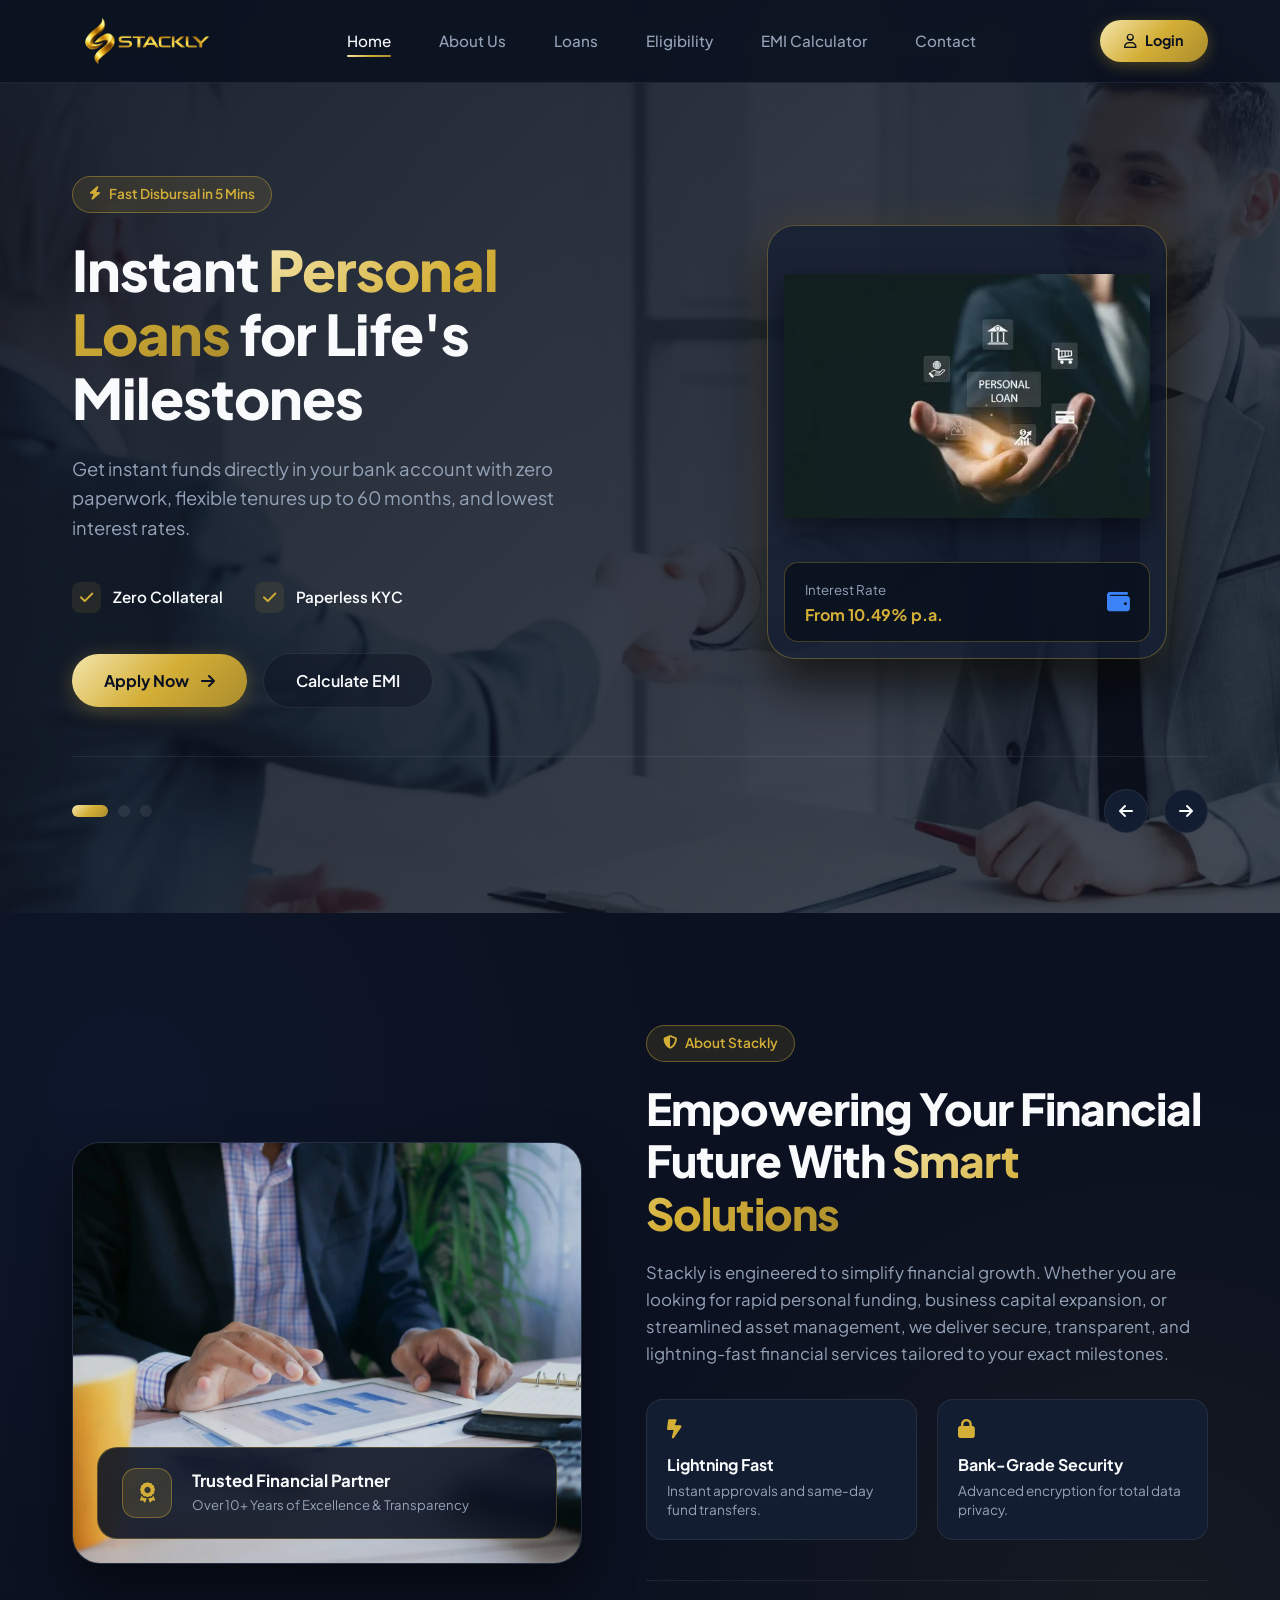
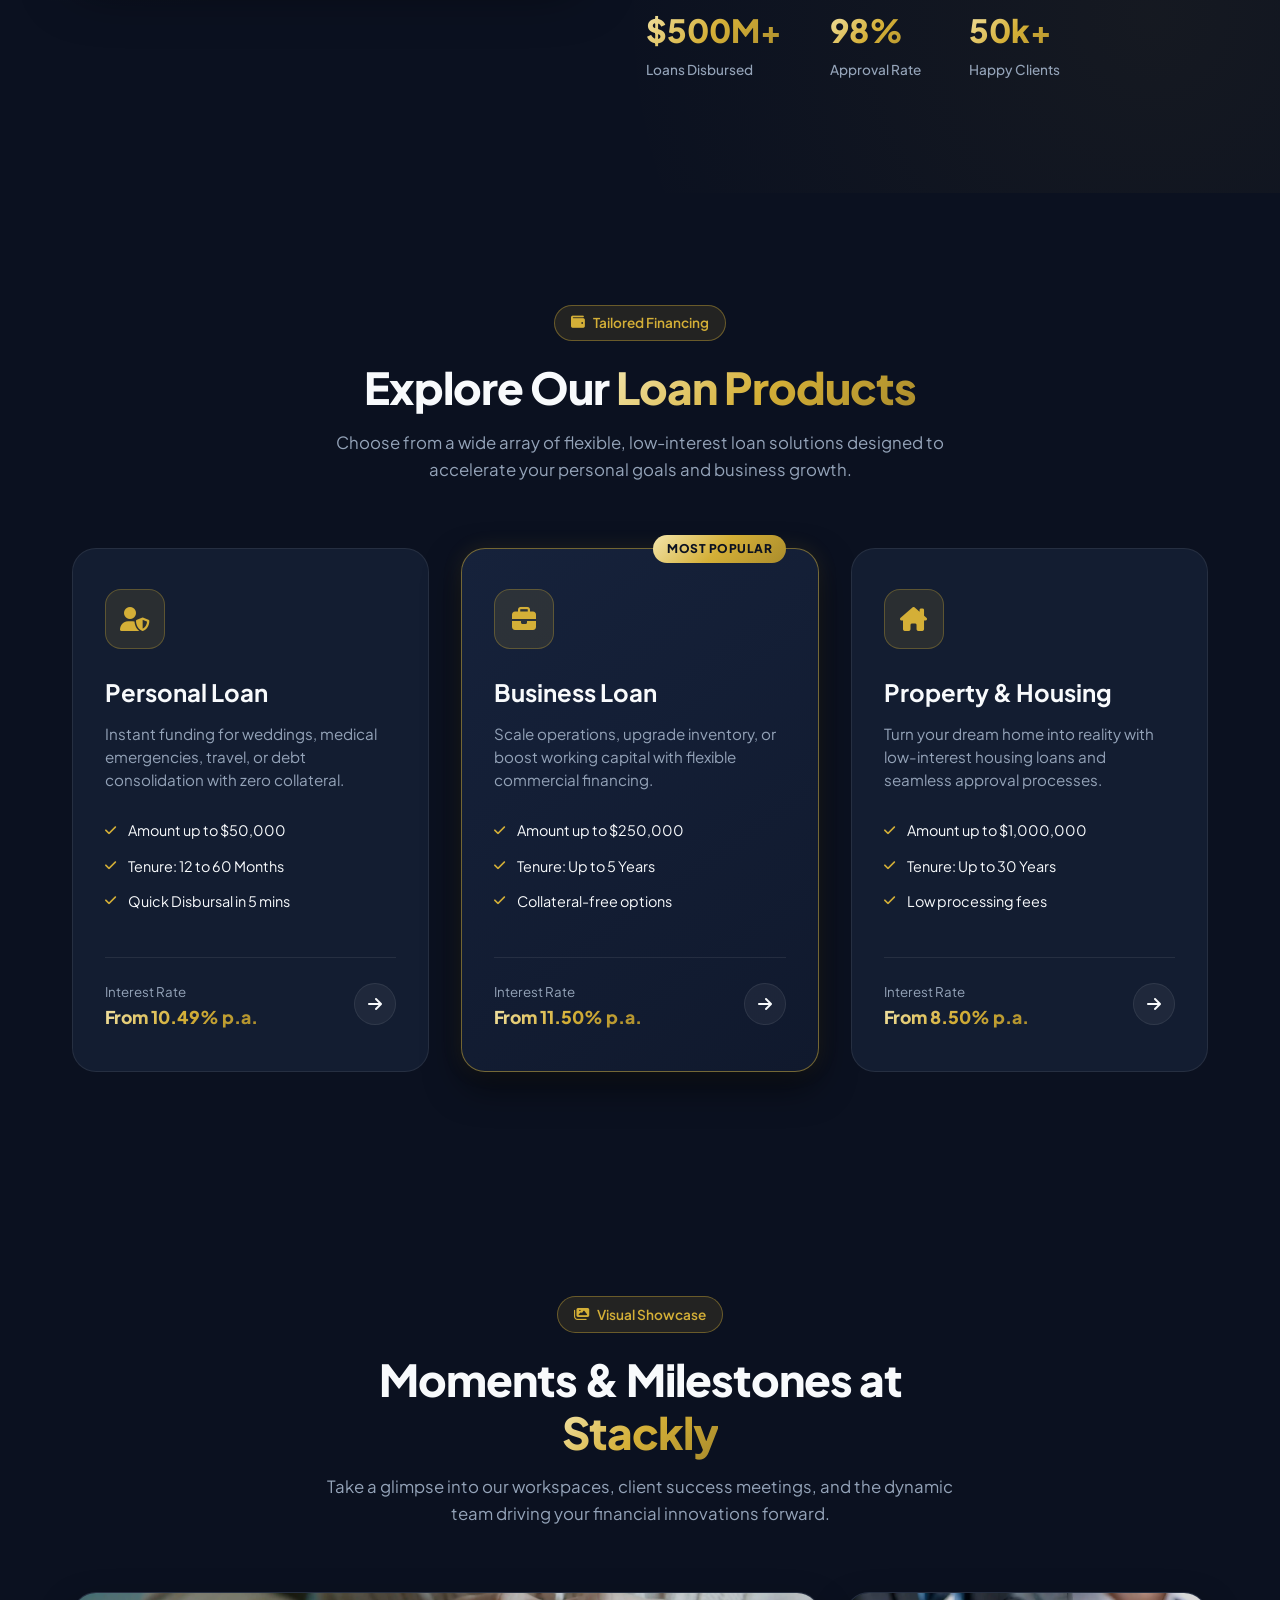
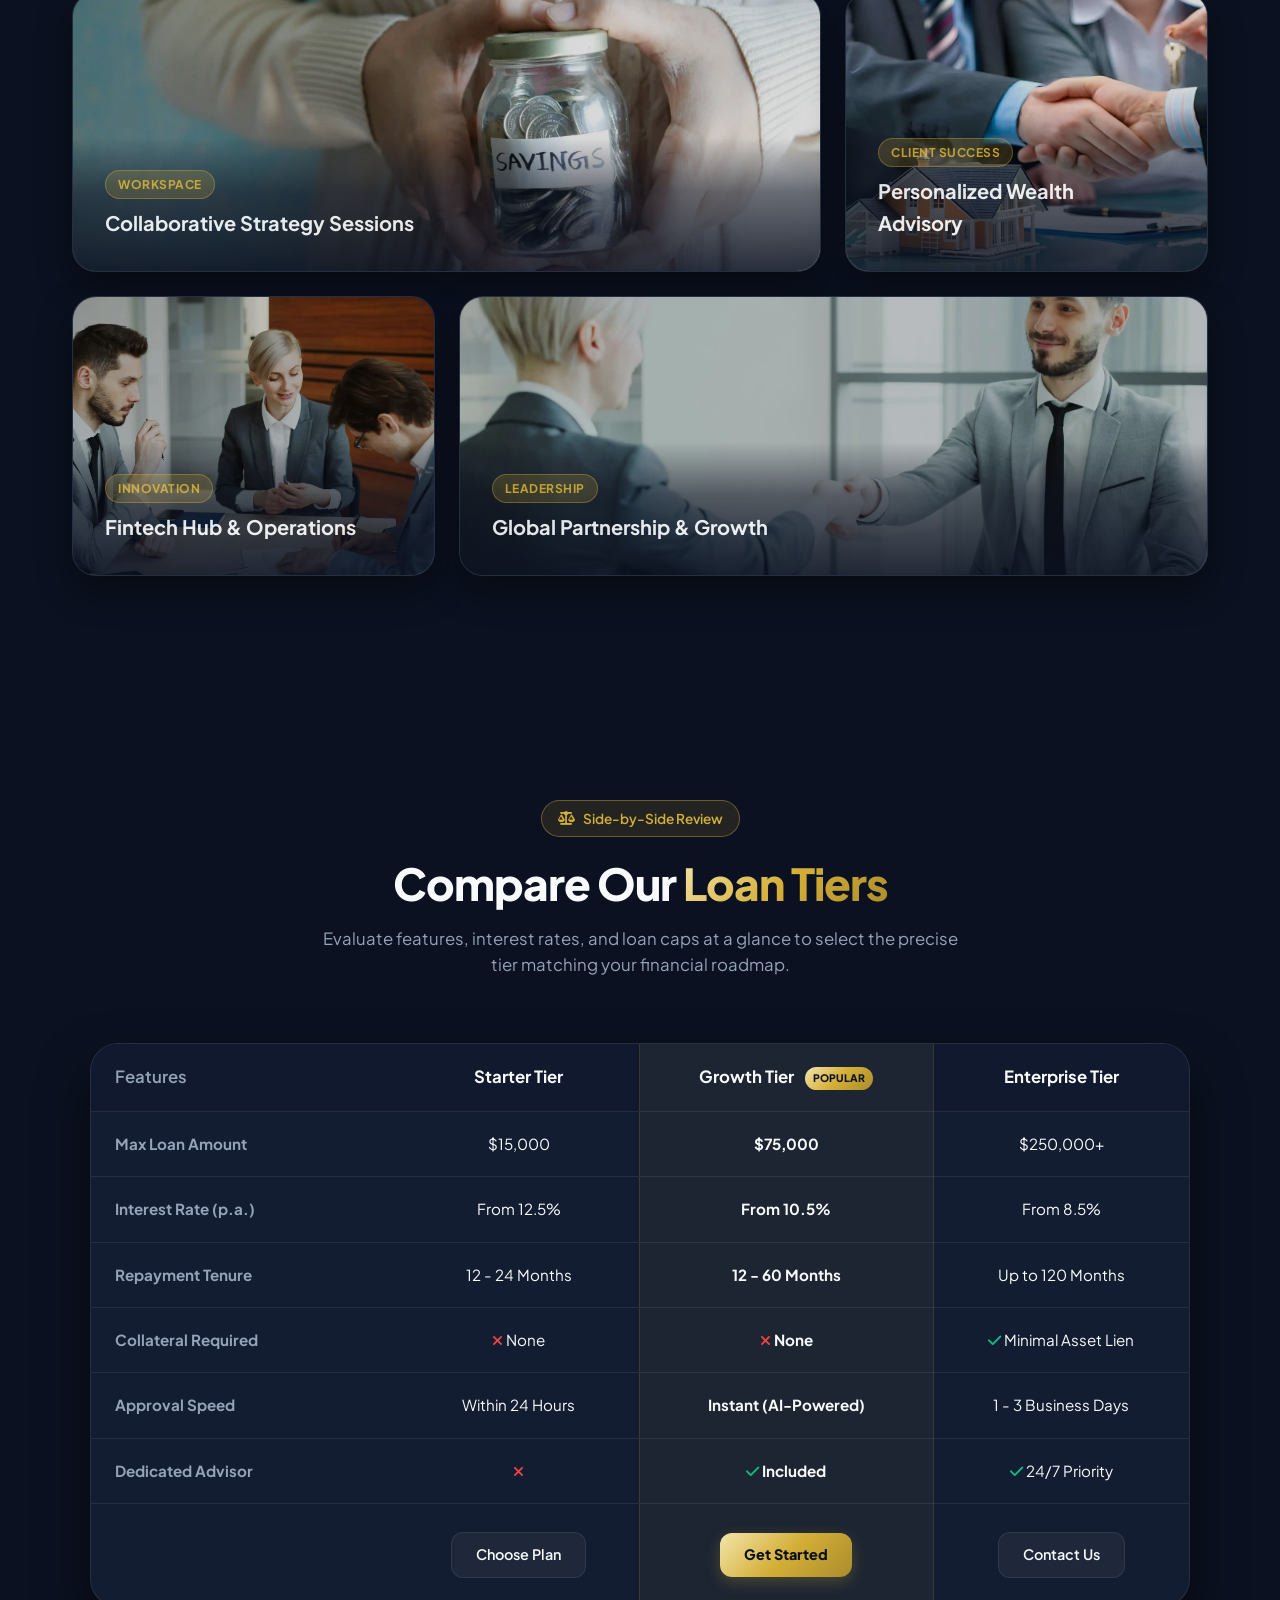
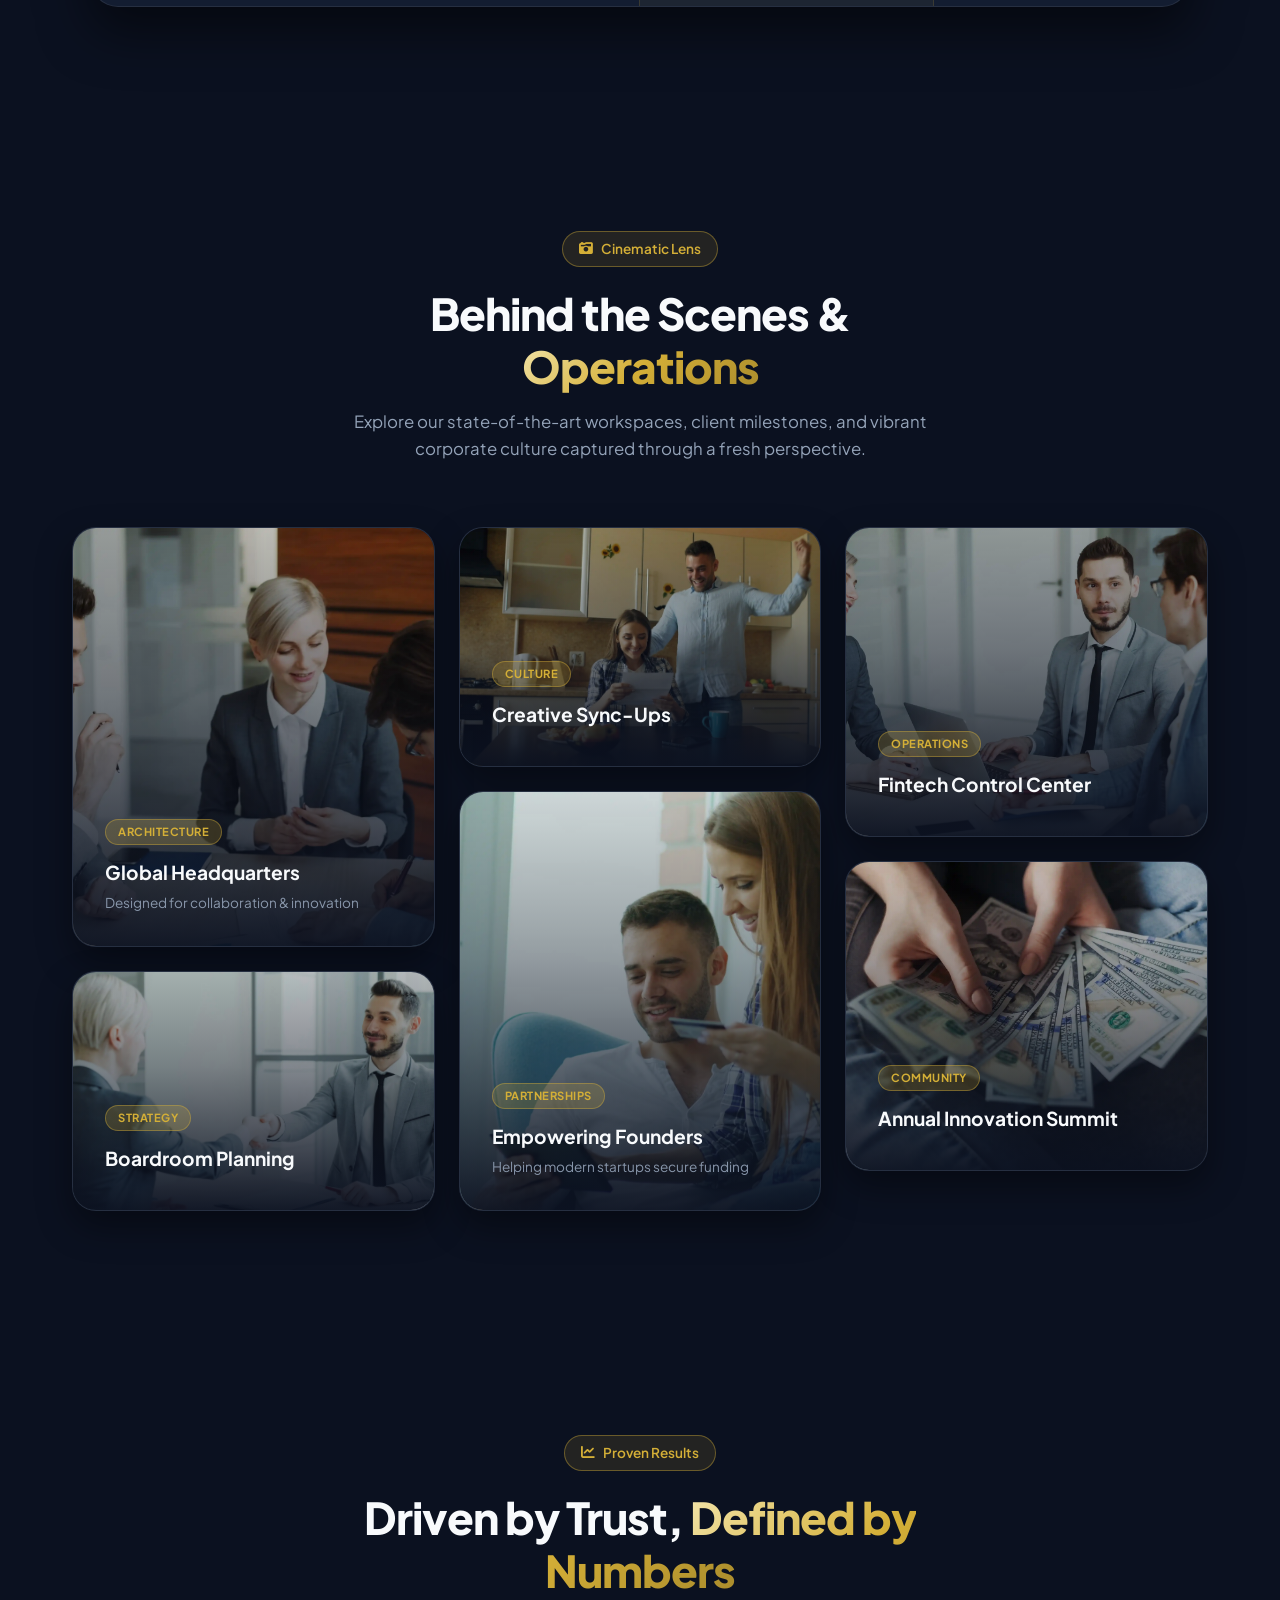
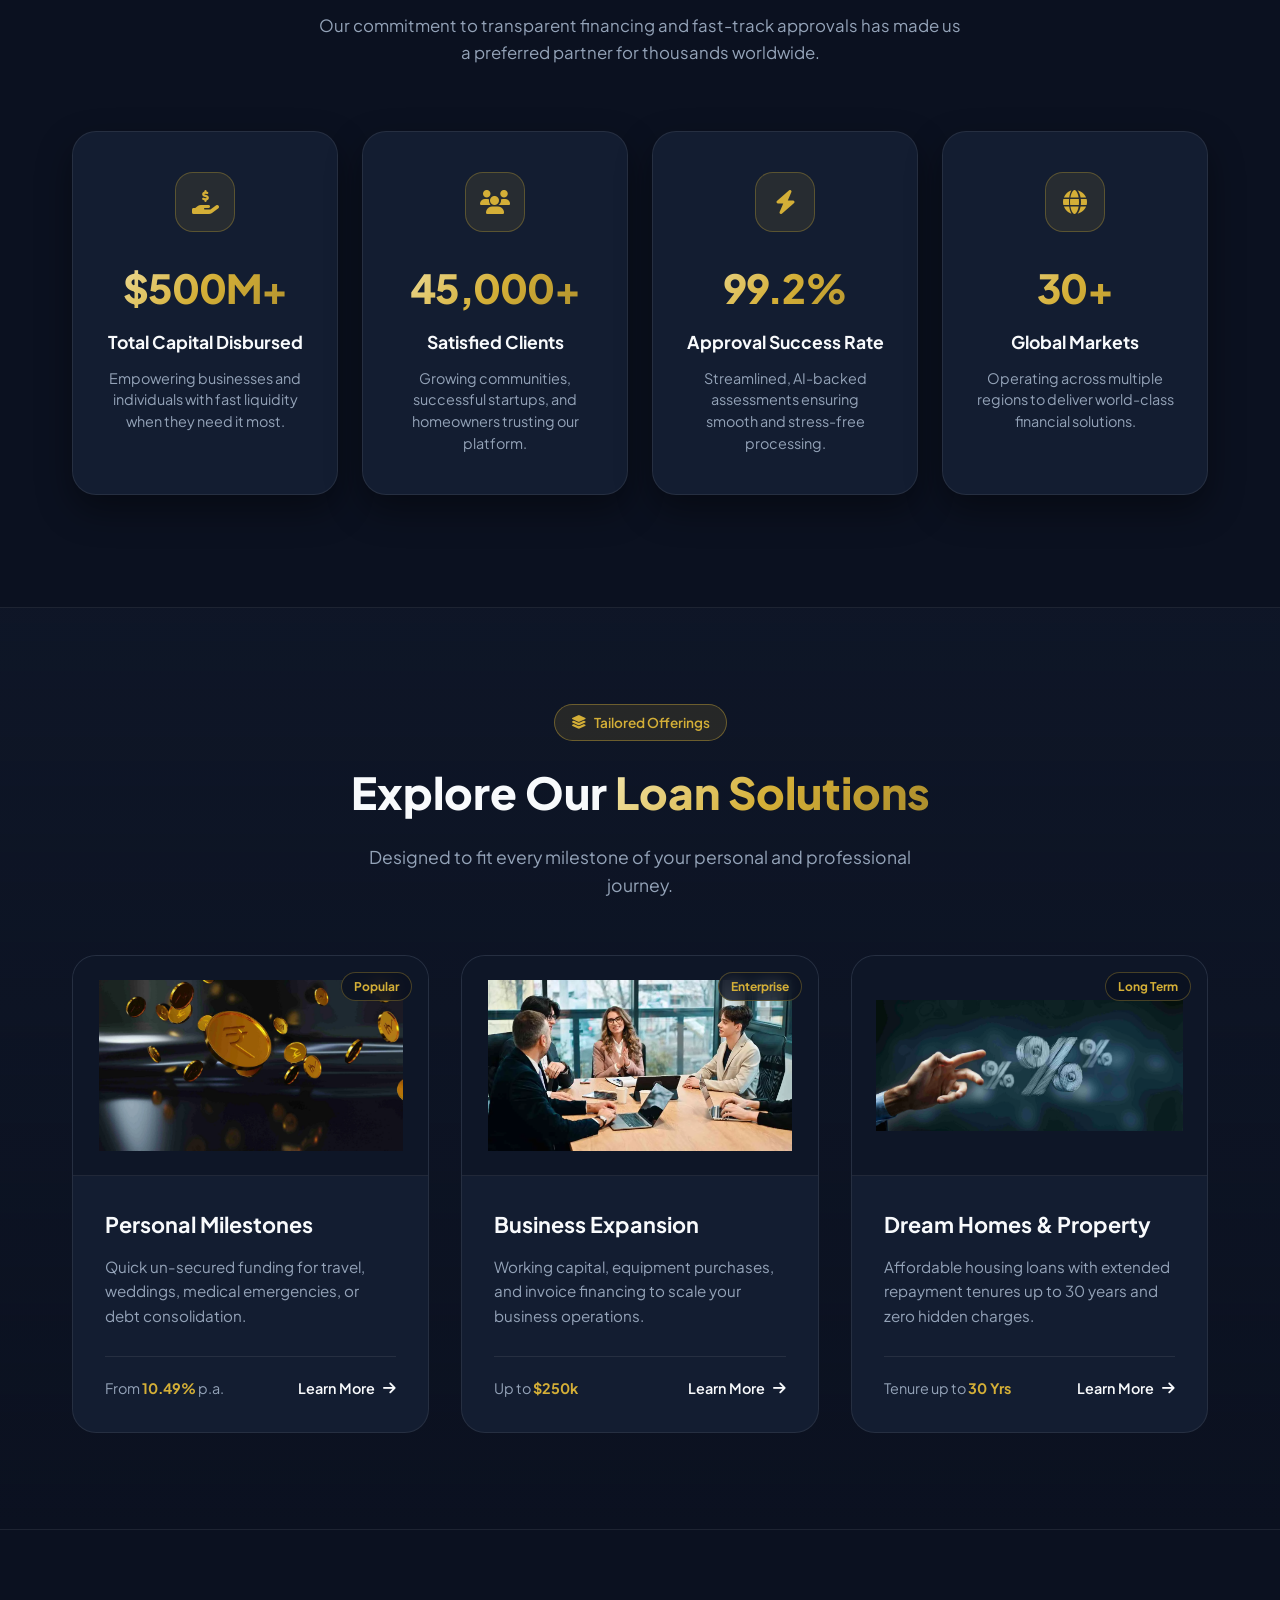
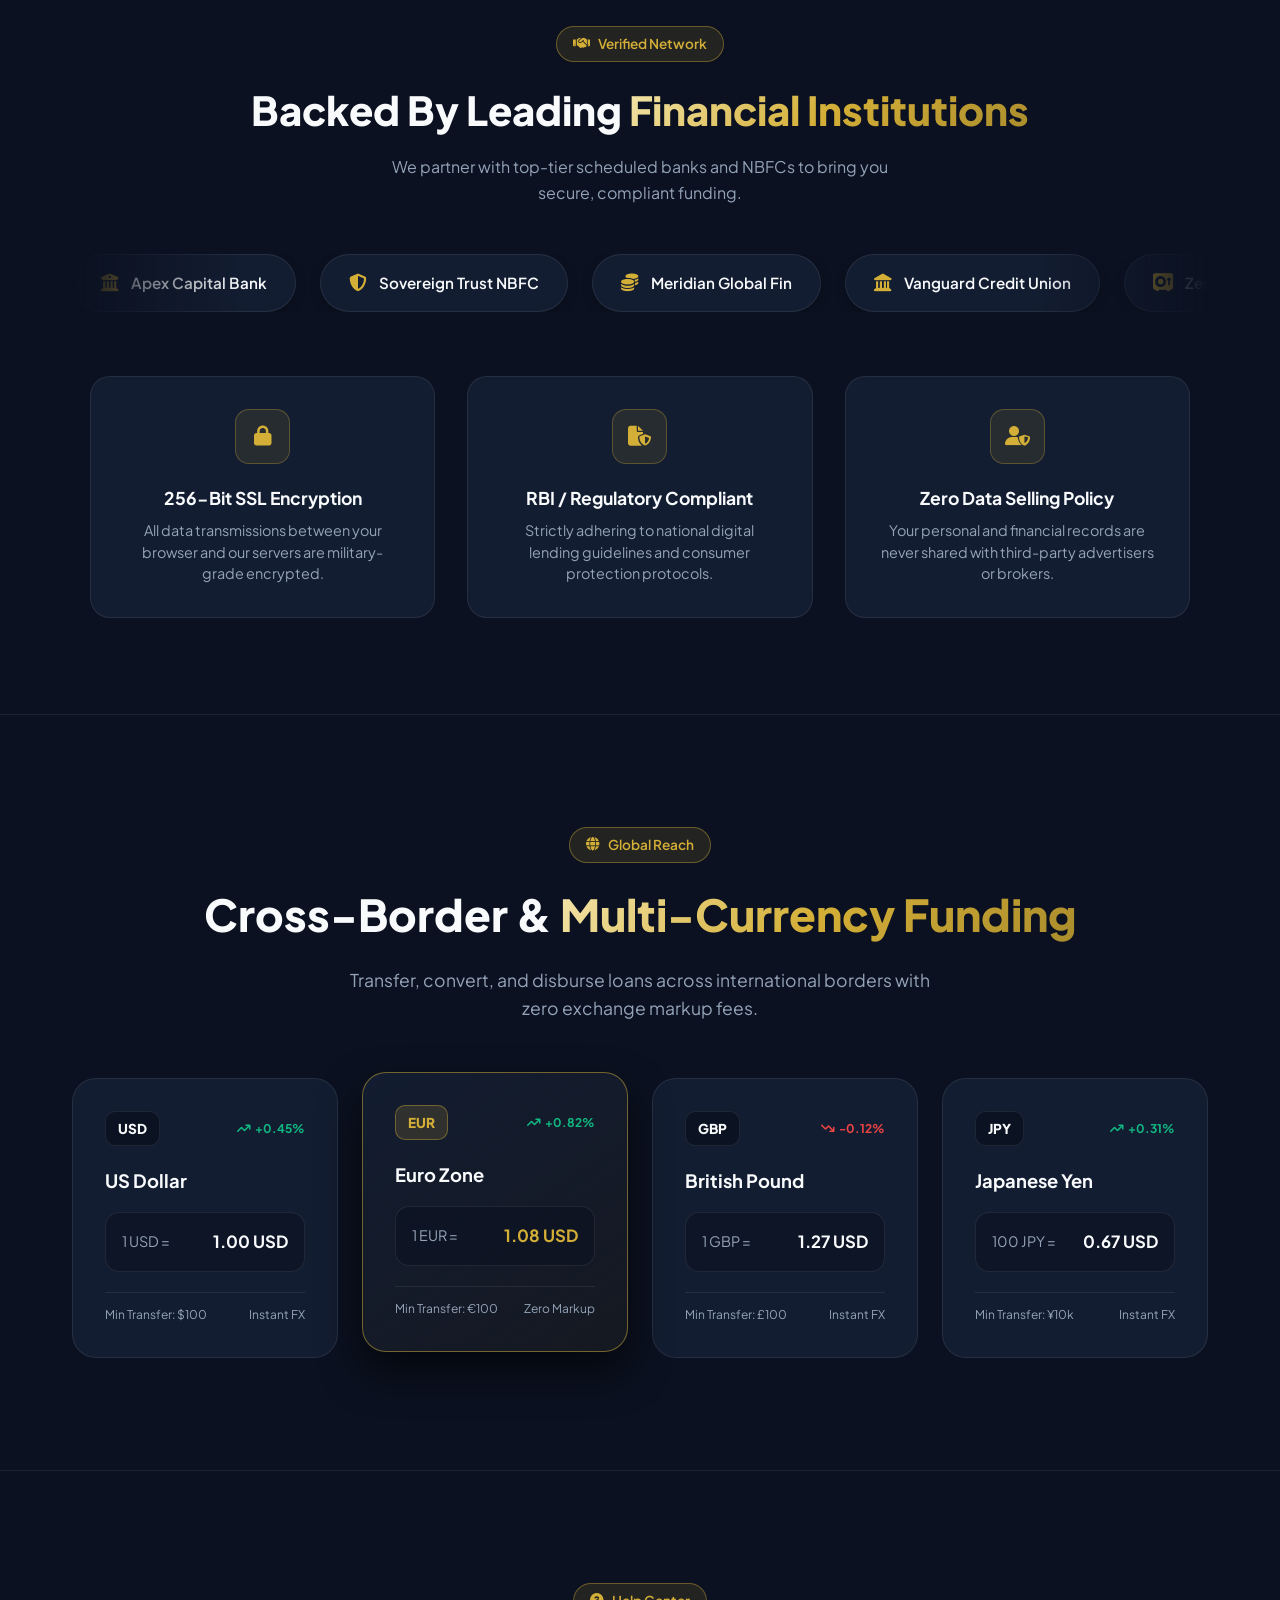
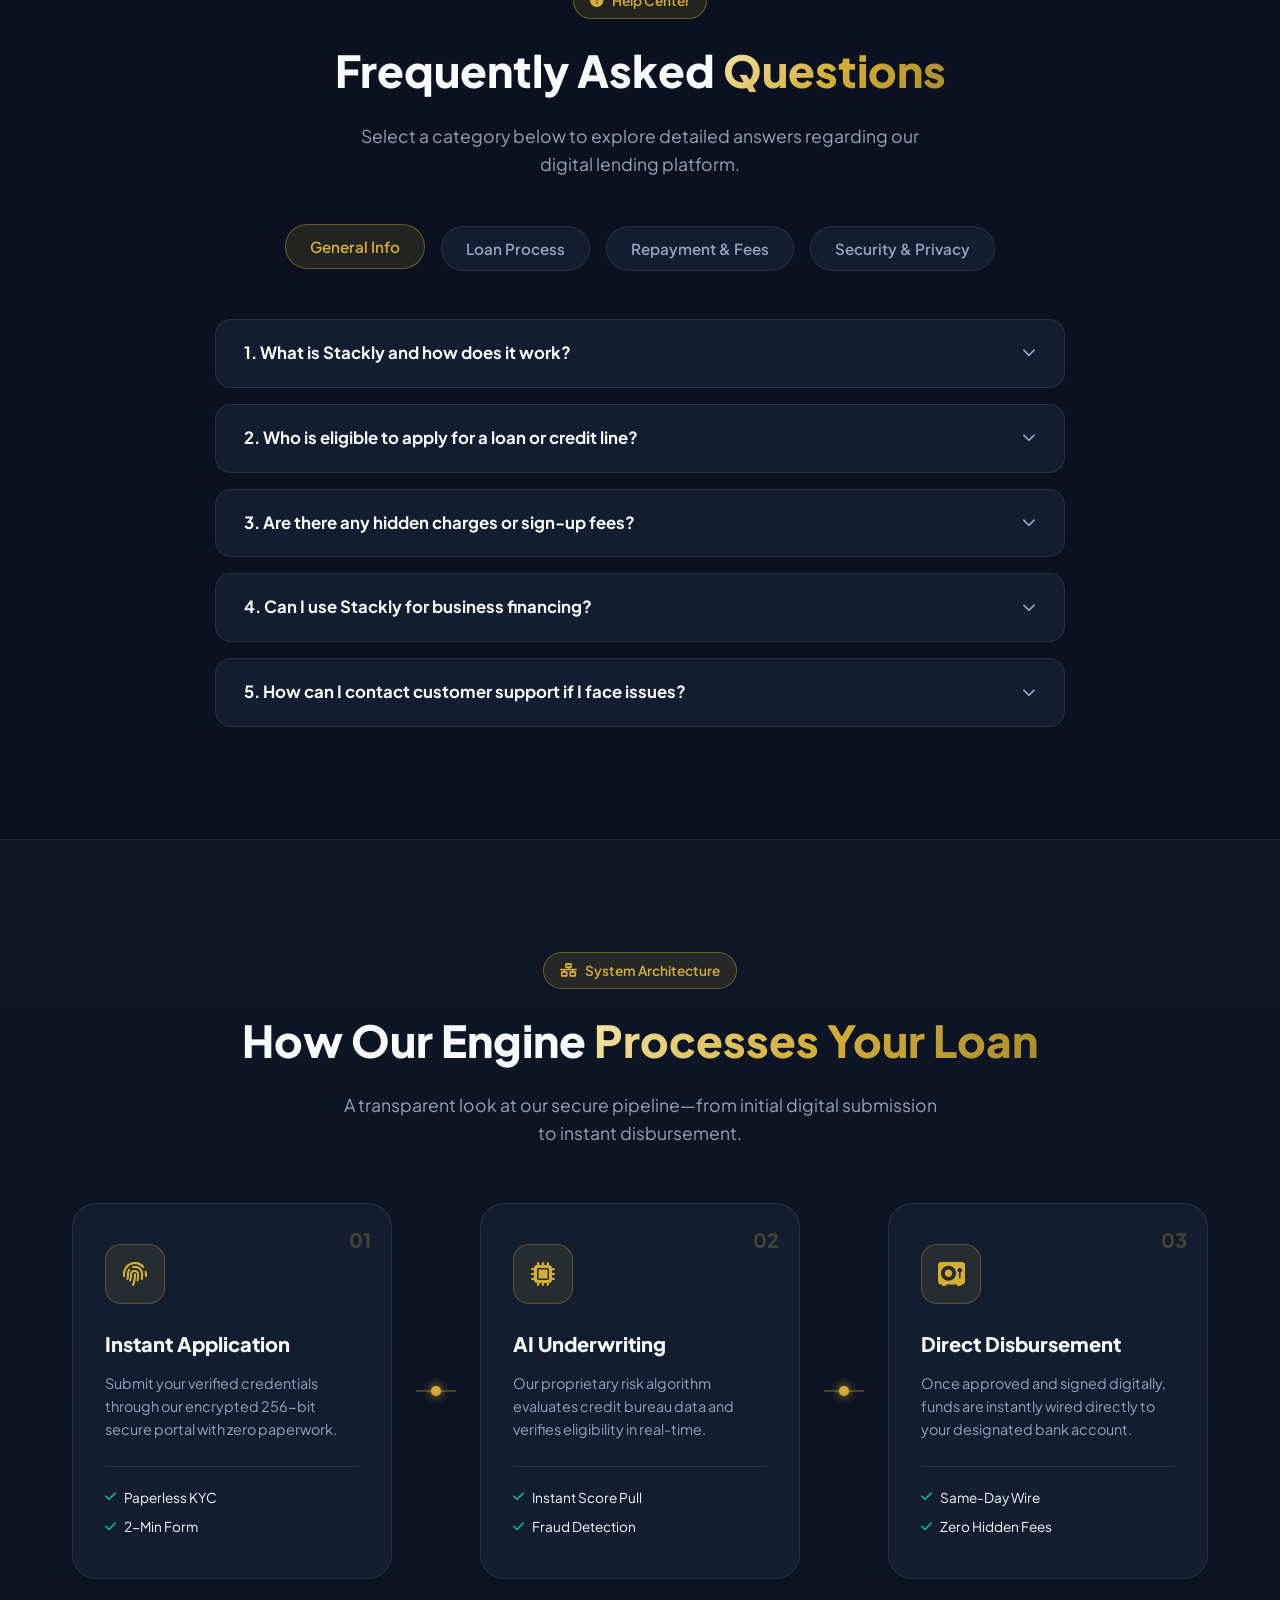
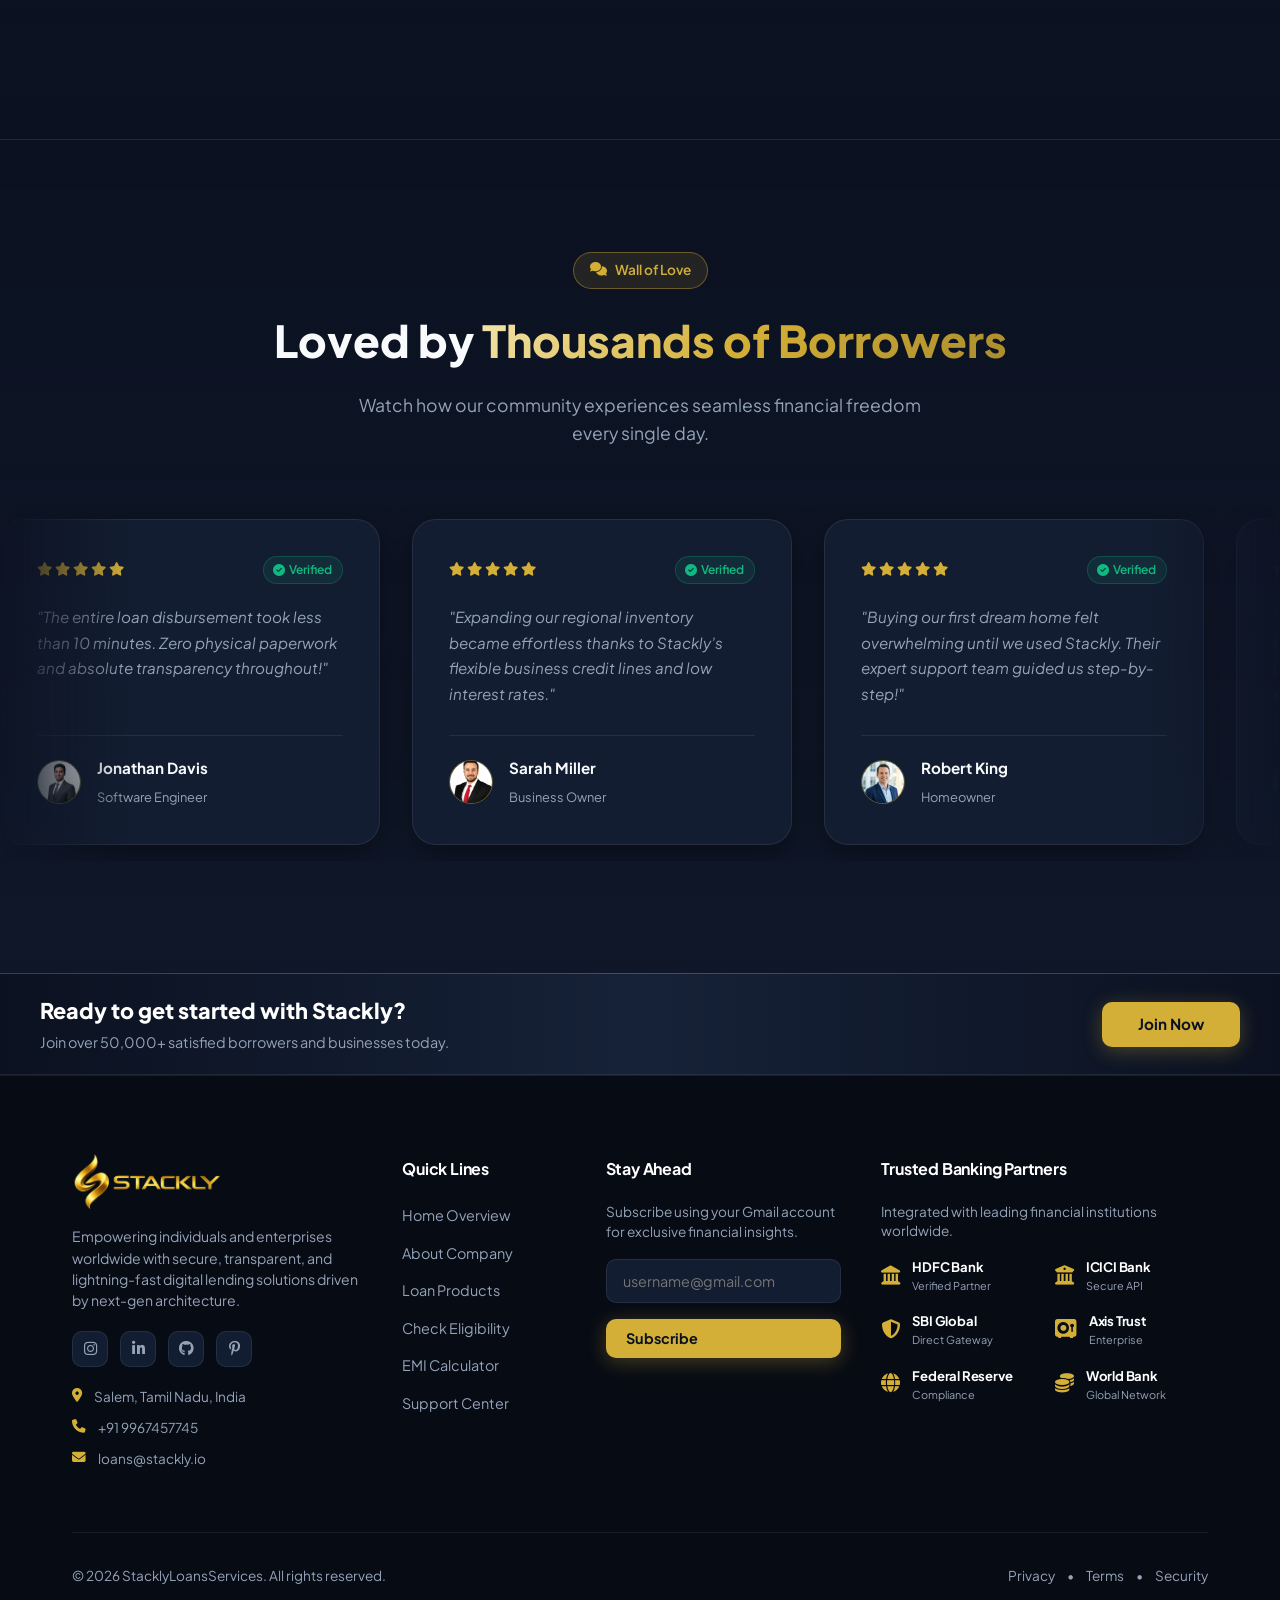
<file: index.html>
<!DOCTYPE html>
<html lang="en">
<head>
    <meta charset="UTF-8">
    <meta name="viewport" content="width=device-width, initial-scale=1.0">
    <title>Stackly | Premium Loan Services & Financial Solutions</title>
    <!-- Google Fonts -->
    <link rel="preconnect" href="https://fonts.googleapis.com">
    <link rel="preconnect" href="https://fonts.gstatic.com" crossorigin>
    <link href="https://fonts.googleapis.com/css2?family=Plus+Jakarta+Sans:wght@300;400;500;600;700;800&display=swap" rel="stylesheet">
    <!-- FontAwesome Icons -->
    <link rel="stylesheet" href="https://cdnjs.cloudflare.com/ajax/libs/font-awesome/6.4.0/css/all.min.css">
    
    <style>
        /* ==========================================
           STACKLY PROFESSIONAL THEME STYLES
           ========================================== */
        :root {
            --bg-main: #0B1120;
            --bg-card: #131D31;
            --bg-card-hover: #1A2640;
            --accent-gold: #D4AF37;
            --accent-gold-light: #F3E5AB;
            --accent-gold-gradient: linear-gradient(135deg, #F3E5AB 0%, #D4AF37 50%, #AA8C2C 100%);
            --primary-blue: #3B82F6;
            --text-main: #F8FAFC;
            --text-muted: #94A3B8;
            --border-color: rgba(255, 255, 255, 0.08);
            --transition: all 0.4s cubic-bezier(0.4, 0, 0.2, 1);
        }

        * {
            margin: 0;
            padding: 0;
            box-sizing: border-box;
            font-family: 'Plus Jakarta Sans', sans-serif;
            scroll-behavior: smooth;
        }

        body {
            background-color: var(--bg-main);
            color: var(--text-main);
            overflow-x: hidden;
            line-height: 1.6;
        }

        .container {
            max-width: 1200px;
            margin: 0 auto;
            padding: 0 2rem;
        }

        .gradient-text {
            background: var(--accent-gold-gradient);
            -webkit-background-clip: text;
            -webkit-text-fill-color: transparent;
        }

        /* Header & Navigation */
        .header {
            position: fixed;
            top: 0;
            left: 0;
            width: 100%;
            z-index: 1000;
            background: rgba(11, 17, 32, 0.9);
            backdrop-filter: blur(12px);
            border-bottom: 1px solid var(--border-color);
            transition: var(--transition);
        }

        .nav-container {
            max-width: 1200px;
            margin: 0 auto;
            padding: 1rem 2rem;
            display: flex;
            align-items: center;
            justify-content: space-between;
        }

        .logo {
            display: flex;
            align-items: center;
            gap: 0.95rem;
            text-decoration: none;
            z-index: 1002;
        }

        /* Larger Custom Logo Image Styles */
        .logo-img {
            width: 150px;
            height: 50px;
            object-fit: contain;
            border-radius: 12px;
        }

        .logo-text {
            font-size: 1.5rem;
            font-weight: 800;
            color: var(--text-main);
        }

        .logo-text span { color: var(--accent-gold); }

        .nav-menu {
            display: flex;
            gap: 3rem;
            align-items: center;
        }

        .nav-link {
            text-decoration: none;
            color: var(--text-muted);
            font-weight: 500;
            font-size: 0.95rem;
            transition: var(--transition);
            position: relative;
        }

        .nav-link:hover, .nav-link.active {
            color: var(--text-main);
        }

        .nav-link::after {
            content: '';
            position: absolute;
            bottom: -4px;
            left: 0;
            width: 0;
            height: 2px;
            background: var(--accent-gold-gradient);
            transition: var(--transition);
            border-radius: 2px;
        }

        .nav-link:hover::after, .nav-link.active::after {
            width: 100%;
        }

        .nav-right {
            display: flex;
            align-items: center;
            gap: 1rem;
            z-index: 1002;
        }

        /* Gold Login Button (Now redirects to login.html) */
        .btn-login {
            background: var(--accent-gold-gradient);
            color: #0B1120;
            padding: 0.6rem 1.5rem;
            border-radius: 50px;
            font-weight: 700;
            font-size: 0.9rem;
            cursor: pointer;
            transition: var(--transition);
            display: flex;
            align-items: center;
            gap: 0.5rem;
            text-decoration: none;
            box-shadow: 0 4px 15px rgba(212, 175, 55, 0.3);
            border: none;
        }

        .btn-login:hover {
            transform: translateY(-2px);
            box-shadow: 0 6px 20px rgba(212, 175, 55, 0.5);
        }

        .hamburger {
            display: none;
            flex-direction: column;
            gap: 6px;
            cursor: pointer;
        }

        .hamburger span {
            display: block;
            width: 28px;
            height: 2px;
            background: var(--text-main);
            transition: var(--transition);
        }

        .hamburger.active span:nth-child(1) { transform: translateY(8px) rotate(45deg); }
        .hamburger.active span:nth-child(2) { opacity: 0; }
        .hamburger.active span:nth-child(3) { transform: translateY(-8px) rotate(-45deg); }

        /* ==========================================
           DYNAMIC CAROUSEL HERO SECTION
           ========================================== */
        .hero-carousel-section {
            position: relative;
            padding: 11rem 0 5rem;
            min-height: 90vh;
            display: flex;
            align-items: center;
            overflow: hidden;
            background: linear-gradient(135deg, rgba(11, 17, 32, 0.90) 0%, rgba(11, 17, 32, 0.70) 100%),
                        url('./1\ \(16\).webp') center/cover no-repeat;
        }

        .carousel-container {
            position: relative;
            width: 100%;
        }

        .carousel-slide {
            display: none;
            grid-template-columns: 1.1fr 0.9fr;
            gap: 4rem;
            align-items: center;
            opacity: 0;
            transition: opacity 0.6s ease-in-out;
        }

        .carousel-slide.active {
            display: grid;
            opacity: 1;
            animation: fadeIn 0.8s ease forwards;
        }

        @keyframes fadeIn {
            from { opacity: 0; transform: translateY(15px); }
            to { opacity: 1; transform: translateY(0); }
        }

        .slide-content .badge-tag {
            display: inline-flex;
            align-items: center;
            gap: 0.5rem;
            background: rgba(212, 175, 55, 0.12);
            border: 1px solid rgba(212, 175, 55, 0.4);
            color: var(--accent-gold);
            padding: 0.4rem 1rem;
            border-radius: 50px;
            font-size: 0.85rem;
            font-weight: 600;
            margin-bottom: 1.5rem;
        }

        .slide-content h1 {
            font-size: 3.5rem;
            font-weight: 800;
            line-height: 1.15;
            letter-spacing: -1px;
            margin-bottom: 1.5rem;
        }

        .slide-content p {
            color: var(--text-muted);
            font-size: 1.15rem;
            margin-bottom: 2.5rem;
            max-width: 520px;
        }

        .slide-features {
            display: flex;
            gap: 2rem;
            margin-bottom: 2.5rem;
        }

        .slide-feature-item {
            display: flex;
            align-items: center;
            gap: 0.75rem;
            font-weight: 600;
            font-size: 0.95rem;
        }

        .slide-feature-item i {
            color: var(--accent-gold);
            background: rgba(212, 175, 55, 0.1);
            padding: 8px;
            border-radius: 8px;
        }

        .slide-actions {
            display: flex;
            gap: 1rem;
            align-items: center;
            flex-wrap: wrap;
        }

        .btn-primary {
            background: var(--accent-gold-gradient);
            color: #0B1120;
            padding: 0.85rem 2rem;
            border-radius: 50px;
            font-weight: 700;
            text-decoration: none;
            display: inline-flex;
            align-items: center;
            gap: 0.75rem;
            box-shadow: 0 4px 20px rgba(212, 175, 55, 0.3);
            transition: var(--transition);
        }

        .btn-primary:hover {
            transform: translateY(-2px);
            box-shadow: 0 6px 25px rgba(212, 175, 55, 0.5);
        }

        .btn-outline {
            background: rgba(11, 17, 32, 0.4);
            color: var(--text-main);
            border: 1px solid var(--border-color);
            padding: 0.85rem 2rem;
            border-radius: 50px;
            font-weight: 600;
            text-decoration: none;
            transition: var(--transition);
        }

        .btn-outline:hover {
            border-color: var(--accent-gold);
            color: var(--accent-gold-light);
            background: rgba(212, 175, 55, 0.05);
        }

        /* 3D Visual Card Styles */
        .slide-image-wrapper {
            position: relative;
            display: flex;
            justify-content: center;
            align-items: center;
        }

        .spiral-visual-card {
            background: rgba(19, 29, 49, 0.75);
            backdrop-filter: blur(12px);
            border: 1px solid rgba(212, 175, 55, 0.35);
            border-radius: 28px;
            overflow: hidden;
            box-shadow: 0 25px 50px rgba(0, 0, 0, 0.7), 0 0 40px rgba(212, 175, 55, 0.15);
            max-width: 400px;
            width: 100%;
            position: relative;
            text-align: center;
            padding: 1.25rem 1rem 1rem 1rem;
        }

        .spiral-visual-card img {
            width: 100%;
            height: 300px;
            object-fit: contain;
            display: block;
            filter: drop-shadow(0 10px 15px rgba(0,0,0,0.5));
            animation: floatGlow 4s ease-in-out infinite;
        }

        @keyframes floatGlow {
            0%, 100% { transform: translateY(0); }
            50% { transform: translateY(-8px); }
        }

        .card-floating-tag {
            margin-top: 1rem;
            background: rgba(11, 17, 32, 0.9);
            border: 1px solid rgba(212, 175, 55, 0.3);
            padding: 0.85rem 1.25rem;
            border-radius: 14px;
            display: flex;
            justify-content: space-between;
            align-items: center;
            text-align: left;
        }

        /* Carousel Navigation Controls */
        .carousel-controls {
            display: flex;
            justify-content: space-between;
            align-items: center;
            margin-top: 3rem;
            padding-top: 2rem;
            border-top: 1px solid var(--border-color);
        }

        .carousel-dots {
            display: flex;
            gap: 10px;
        }

        .dot {
            width: 12px;
            height: 12px;
            border-radius: 50%;
            background: var(--border-color);
            cursor: pointer;
            transition: var(--transition);
        }

        .dot.active {
            width: 36px;
            border-radius: 6px;
            background: var(--accent-gold-gradient);
        }

        .carousel-arrows {
            display: flex;
            gap: 1rem;
        }

        .carousel-arrow-btn {
            width: 44px;
            height: 44px;
            background: var(--bg-card);
            border: 1px solid var(--border-color);
            border-radius: 50%;
            color: var(--text-main);
            display: flex;
            align-items: center;
            justify-content: center;
            cursor: pointer;
            transition: var(--transition);
        }

        .carousel-arrow-btn:hover {
            background: var(--accent-gold);
            color: #0B1120;
            border-color: var(--accent-gold);
        }

        /* Footer */
        .footer {
            background: #070B14;
            border-top: 1px solid var(--border-color);
            padding: 4rem 0 2rem;
            text-align: center;
            color: var(--text-muted);
            font-size: 0.85rem;
        }

        /* Mobile Responsiveness */
        @media (max-width: 992px) {
            .hero-carousel-section {
                padding: 9rem 0 4rem;
                min-height: auto;
            }
            .carousel-slide { 
                grid-template-columns: 1fr; 
                text-align: center; 
                gap: 2.5rem; 
            }
            .slide-content h1 {
                font-size: 2.5rem;
            }
            .slide-content p { 
                margin: 0 auto 2rem; 
                font-size: 1rem;
            }
            .slide-features { 
                justify-content: center; 
                flex-wrap: wrap; 
                gap: 1rem;
            }
            .slide-actions { 
                justify-content: center; 
            }
            .spiral-visual-card { 
                max-width: 320px; 
                margin: 0 auto; 
            }
            
            .nav-menu {
                position: fixed;
                top: 0;
                left: -100%;
                width: 100vw;
                height: 100vh;
                background: var(--bg-main);
                flex-direction: column;
                justify-content: center;
                align-items: center;
                gap: 2rem;
                transition: var(--transition);
                z-index: 1001;
                padding: 2rem;
            }
            .nav-menu.active {
                left: 0;
            }
            .nav-menu .nav-link {
                font-size: 1.25rem;
                font-weight: 600;
            }
            .hamburger {
                display: flex;
            }
            .nav-right .btn-login {
                display: none;
            }
            .mobile-login-container {
                display: block;
                margin-top: 1rem;
            }
        }

        @media (max-width: 576px) {
            .container {
                padding: 0 1.25rem;
            }
            .slide-content h1 {
                font-size: 2rem;
            }
            .slide-actions {
                flex-direction: column;
                width: 100%;
            }
            .btn-primary, .btn-outline {
                width: 100%;
                justify-content: center;
            }
            .carousel-controls {
                margin-top: 2rem;
                padding-top: 1.25rem;
            }
        }

        @media (min-width: 993px) {
            .mobile-login-container { display: none; }
        }
    </style>
</head>
<body>

    <!-- Header / Navigation -->
    <header id="header" class="header">
        <div class="nav-container">
            <!-- Left: Larger Custom Logo Image -->
            <a href="./index.html" class="logo">
                <img src="./gold.webp" alt="Stackly Logo" class="logo-img">
               
            </a>

            <!-- Center: Navigation Menu -->
            <nav class="nav-menu" id="navMenu">
                <a href="./index.html" class="nav-link active">Home</a>
                <a href="./about.html" class="nav-link">About Us</a>
                <a href="./loans.html" class="nav-link">Loans</a>
                <a href="./eligibility.html" class="nav-link">Eligibility</a>
                <a href="./emi calculator.html" class="nav-link">EMI Calculator</a>
                <a href="./contact.html" class="nav-link">Contact</a>
                
                <!-- Login Button inside Mobile Menu View (Links to login.html) -->
                <div class="mobile-login-container">
                    <a href="./login.html" class="btn-login">
                        <i class="fa-regular fa-user"></i> Login
                    </a>
                </div>
            </nav>

            <!-- Right: Desktop Login Button (Links to login.html) & Hamburger Toggle -->
            <div class="nav-right">
                <a href="./login.html" class="btn-login">
                    <i class="fa-regular fa-user"></i> Login
                </a>
                <div class="hamburger" id="hamburger">
                    <span></span>
                    <span></span>
                    <span></span>
                </div>
            </div>
        </div>
    </header>

    <!-- HERO SECTION -->
    <section id="home" class="hero-carousel-section">
        <div class="container">
            <div class="carousel-container">
                
                <!-- SLIDE 1 -->
                <div class="carousel-slide active" data-slide="0">
                    <div class="slide-content">
                        <div class="badge-tag"><i class="fa-solid fa-bolt"></i> Fast Disbursal in 5 Mins</div>
                        <h1>Instant <span class="gradient-text">Personal Loans</span> for Life's Milestones</h1>
                        <p>Get instant funds directly in your bank account with zero paperwork, flexible tenures up to 60 months, and lowest interest rates.</p>
                        
                        <div class="slide-features">
                            <div class="slide-feature-item"><i class="fa-solid fa-check"></i> Zero Collateral</div>
                            <div class="slide-feature-item"><i class="fa-solid fa-check"></i> Paperless KYC</div>
                        </div>

                        <div class="slide-actions">
                            <a href="./404.html" class="btn-primary">Apply Now <i class="fa-solid fa-arrow-right"></i></a>
                            <a href="./404.html" class="btn-outline">Calculate EMI</a>
                        </div>
                    </div>
                    <div class="slide-image-wrapper">
                        <div class="spiral-visual-card">
                            <img src="./d.webp" alt="3D Gold Spiral Growth Arrow">
                            <div class="card-floating-tag">
                                <div><small style="color: var(--text-muted);">Interest Rate</small><h4 style="color: var(--accent-gold);">From 10.49% p.a.</h4></div>
                                <i class="fa-solid fa-wallet" style="font-size: 1.4rem; color: var(--primary-blue);"></i>
                            </div>
                        </div>
                    </div>
                </div>

           <!-- SLIDE 2 -->
                <div class="carousel-slide" data-slide="1">
                    <div class="slide-content">
                        <div class="badge-tag"><i class="fa-solid fa-chart-line"></i> Empowering Entrepreneurs</div>
                        <h1>Scale Your Business With <span class="gradient-text">Commercial Loans</span></h1>
                        <p>Fuel your working capital, expand inventory, or upgrade machinery with tailored collateral-free business financing up to $250,000.</p>
                        
                        <div class="slide-features">
                            <div class="slide-feature-item"><i class="fa-solid fa-check"></i> High Loan Limits</div>
                            <div class="slide-feature-item"><i class="fa-solid fa-check"></i> Flexible Repayment</div>
                        </div>

                        <div class="slide-actions">
                            <a href="./404.html" class="btn-primary">Get Business Loan <i class="fa-solid fa-arrow-right"></i></a>
                            <a href="./404.html" class="btn-outline">View Plans</a>
                        </div>
                    </div>
                    <div class="slide-image-wrapper">
                        <div class="spiral-visual-card">
                            <img src="./1 (11).webp" alt="Business Growth Spiral">
                            <div class="card-floating-tag">
                                <div><small style="color: var(--text-muted);">Max Approval</small><h4 style="color: var(--accent-gold);">Up to $250,000</h4></div>
                                <i class="fa-solid fa-briefcase" style="font-size: 1.4rem; color: var(--primary-blue);"></i>
                            </div>
                        </div>
                    </div>
                </div>

                <!-- SLIDE 3 -->
                <div class="carousel-slide" data-slide="2">
                    <div class="slide-content">
                        <div class="badge-tag"><i class="fa-solid fa-house-chimney"></i> Secure Your Future</div>
                        <h1>Build Your Dream Home With <span class="gradient-text">Property Loans</span></h1>
                        <p>Turn your dream home into reality with low-interest housing loans, expert legal guidance, and quick sanction letters within 48 hours.</p>
                        
                        <div class="slide-features">
                            <div class="slide-feature-item"><i class="fa-solid fa-check"></i> Up to 30 Yrs Tenure</div>
                            <div class="slide-feature-item"><i class="fa-solid fa-check"></i> Low Processing Fees</div>
                        </div>

                        <div class="slide-actions">
                            <a href="./404.html" class="btn-primary">Apply for Housing <i class="fa-solid fa-arrow-right"></i></a>
                            <a href="./404.html" class="btn-outline">EMI Calculator</a>
                        </div>
                    </div>
                    <div class="slide-image-wrapper">
                        <div class="spiral-visual-card">
                            <img src="./1 (20).webp" alt="Property Loan Spiral">
                            <div class="card-floating-tag">
                                <div><small style="color: var(--text-muted);">Tenure Range</small><h4 style="color: var(--accent-gold);">Up to 30 Years</h4></div>
                                <i class="fa-solid fa-building-columns" style="font-size: 1.4rem; color: var(--primary-blue);"></i>
                            </div>
                        </div>
                    </div>
                </div>

                <!-- Carousel Controls -->
                <div class="carousel-controls">
                    <div class="carousel-dots" id="carouselDots">
                        <span class="dot active" data-index="0"></span>
                        <span class="dot" data-index="1"></span>
                        <span class="dot" data-index="2"></span>
                    </div>
                    <div class="carousel-arrows">
                        <div class="carousel-arrow-btn" id="prevBtn"><i class="fa-solid fa-arrow-left"></i></div>
                        <div class="carousel-arrow-btn" id="nextBtn"><i class="fa-solid fa-arrow-right"></i></div>
                    </div>
                </div>

            </div>
        </div>
    </section>
  <!-- ABOUT US SECTION -->
<section id="about" class="about-section">
    <div class="container">
        <div class="about-grid">
            
            <!-- Left Column: Visual Card & Badge -->
            <div class="about-image-wrapper">
                <div class="about-main-card">
                    <img src="./1 (12).webp" alt="Stackly Team Working">
                    
                    <div class="about-floating-badge">
                        <div class="badge-icon">
                            <i class="fa-solid fa-award"></i>
                        </div>
                        <div class="badge-content">
                            <h4>Trusted Financial Partner</h4>
                            <p>Over 10+ Years of Excellence & Transparency</p>
                        </div>
                    </div>
                </div>
            </div>

            <!-- Right Column: Content & Features -->
            <div class="about-content">
                <div class="section-tag">
                    <i class="fa-solid fa-shield-halved"></i> About Stackly
                </div>
                <h2>Empowering Your Financial Future With <span class="gradient-text">Smart Solutions</span></h2>
                <p>Stackly is engineered to simplify financial growth. Whether you are looking for rapid personal funding, business capital expansion, or streamlined asset management, we deliver secure, transparent, and lightning-fast financial services tailored to your exact milestones.</p>

                <!-- Feature Box Grid -->
                <div class="about-features-grid">
                    <div class="about-feature-box">
                        <i class="fa-solid fa-bolt-lightning"></i>
                        <h5>Lightning Fast</h5>
                        <p>Instant approvals and same-day fund transfers.</p>
                    </div>
                    <div class="about-feature-box">
                        <i class="fa-solid fa-lock"></i>
                        <h5>Bank-Grade Security</h5>
                        <p>Advanced encryption for total data privacy.</p>
                    </div>
                </div>

                <!-- Stats Row -->
                <div class="about-stats-row">
                    <div class="stat-item">
                        <h3 class="gradient-text">$500M+</h3>
                        <p>Loans Disbursed</p>
                    </div>
                    <div class="stat-item">
                        <h3 class="gradient-text">98%</h3>
                        <p>Approval Rate</p>
                    </div>
                    <div class="stat-item">
                        <h3 class="gradient-text">50k+</h3>
                        <p>Happy Clients</p>
                    </div>
                </div>

            </div>

        </div>
    </div>
</section>

<style>
    /* ==========================================
       ABOUT US SECTION STYLES
       ========================================== */
    .about-section {
        padding: 7rem 0;
        position: relative;
        background: radial-gradient(circle at 10% 20%, rgba(59, 130, 246, 0.05) 0%, transparent 40%),
                    radial-gradient(circle at 90% 80%, rgba(212, 175, 55, 0.05) 0%, transparent 40%);
        overflow: hidden;
    }

    .about-grid {
        display: grid;
        grid-template-columns: 1fr 1.1fr;
        gap: 4rem;
        align-items: center;
    }

    /* Left Side Image / Visual Card */
    .about-image-wrapper {
        position: relative;
        width: 100%;
    }

    .about-main-card {
        background: var(--bg-card, #131D31);
        border: 1px solid var(--border-color, rgba(255, 255, 255, 0.08));
        border-radius: 28px;
        overflow: hidden;
        box-shadow: 0 25px 50px rgba(0, 0, 0, 0.5);
        position: relative;
    }

    .about-main-card img {
        width: 100%;
        height: 420px;
        object-fit: cover;
        display: block;
        filter: brightness(0.9);
        transition: var(--transition, all 0.4s cubic-bezier(0.4, 0, 0.2, 1));
    }

    .about-main-card:hover img {
        transform: scale(1.03);
    }

    /* Floating Badge over image */
    .about-floating-badge {
        position: absolute;
        bottom: 1.5rem;
        left: 1.5rem;
        right: 1.5rem;
        background: rgba(11, 17, 32, 0.88);
        backdrop-filter: blur(12px);
        -webkit-backdrop-filter: blur(12px);
        border: 1px solid rgba(212, 175, 55, 0.3);
        padding: 1.25rem 1.5rem;
        border-radius: 20px;
        display: flex;
        align-items: center;
        gap: 1.25rem;
    }

    .badge-icon {
        width: 50px;
        height: 50px;
        background: rgba(212, 175, 55, 0.15);
        border: 1px solid rgba(212, 175, 55, 0.4);
        border-radius: 14px;
        display: flex;
        align-items: center;
        justify-content: center;
        color: var(--accent-gold, #D4AF37);
        font-size: 1.25rem;
        flex-shrink: 0;
    }

    .badge-content h4 {
        font-size: 1.05rem;
        font-weight: 700;
        margin-bottom: 0.15rem;
        color: var(--text-main, #F8FAFC);
        line-height: 1.3;
    }

    .badge-content p {
        color: var(--text-muted, #94A3B8);
        font-size: 0.82rem;
    }

    /* Right Side Content */
    .about-content .section-tag {
        display: inline-flex;
        align-items: center;
        gap: 0.5rem;
        background: rgba(212, 175, 55, 0.12);
        border: 1px solid rgba(212, 175, 55, 0.4);
        color: var(--accent-gold, #D4AF37);
        padding: 0.4rem 1rem;
        border-radius: 50px;
        font-size: 0.85rem;
        font-weight: 600;
        margin-bottom: 1.25rem;
    }

    .about-content h2 {
        font-size: 2.75rem;
        font-weight: 800;
        line-height: 1.2;
        letter-spacing: -1px;
        margin-bottom: 1.25rem;
        color: var(--text-main, #F8FAFC);
    }

    .about-content > p {
        color: var(--text-muted, #94A3B8);
        font-size: 1.05rem;
        margin-bottom: 2rem;
        line-height: 1.6;
    }

    /* Feature Check Grid */
    .about-features-grid {
        display: grid;
        grid-template-columns: 1fr 1fr;
        gap: 1.25rem;
        margin-bottom: 2.5rem;
    }

    .about-feature-box {
        background: var(--bg-card, #131D31);
        border: 1px solid var(--border-color, rgba(255, 255, 255, 0.08));
        padding: 1.25rem;
        border-radius: 16px;
        transition: var(--transition, all 0.4s cubic-bezier(0.4, 0, 0.2, 1));
    }

    .about-feature-box:hover {
        border-color: rgba(212, 175, 55, 0.4);
        transform: translateY(-3px);
        background: var(--bg-card-hover, #1A2640);
    }

    .about-feature-box i {
        color: var(--accent-gold, #D4AF37);
        font-size: 1.2rem;
        margin-bottom: 0.75rem;
        display: block;
    }

    .about-feature-box h5 {
        font-size: 1rem;
        font-weight: 700;
        margin-bottom: 0.25rem;
        color: var(--text-main, #F8FAFC);
    }

    .about-feature-box p {
        color: var(--text-muted, #94A3B8);
        font-size: 0.85rem;
        line-height: 1.4;
    }

    /* Stats Row */
    .about-stats-row {
        display: flex;
        gap: 3rem;
        padding-top: 1.5rem;
        border-top: 1px solid var(--border-color, rgba(255, 255, 255, 0.08));
    }

    .stat-item h3 {
        font-size: 2rem;
        font-weight: 800;
        margin-bottom: 0.15rem;
    }

    .stat-item p {
        color: var(--text-muted, #94A3B8);
        font-size: 0.85rem;
        font-weight: 500;
    }

    /* ==========================================
       RESPONSIVE DESIGN BREAKPOINTS
       ========================================== */
    @media (max-width: 992px) {
        .about-section {
            padding: 5rem 0;
        }
        .about-grid {
            grid-template-columns: 1fr;
            gap: 3rem;
        }
        .about-content h2 {
            font-size: 2.25rem;
        }
    }

    @media (max-width: 768px) {
        .about-stats-row {
            gap: 1.5rem;
            justify-content: space-between;
        }
        .stat-item h3 {
            font-size: 1.75rem;
        }
    }

    @media (max-width: 576px) {
        .about-section {
            padding: 3.5rem 0;
        }
        .about-content h2 {
            font-size: 1.85rem;
            letter-spacing: -0.5px;
        }
        .about-content > p {
            font-size: 0.95rem;
            margin-bottom: 1.5rem;
        }
        .about-features-grid {
            grid-template-columns: 1fr;
            gap: 1rem;
            margin-bottom: 2rem;
        }
        .about-main-card img {
            height: 280px;
        }
        .about-floating-badge {
            bottom: 1rem;
            left: 1rem;
            right: 1rem;
            padding: 0.9rem 1rem;
            gap: 0.9rem;
            border-radius: 16px;
        }
        .badge-icon {
            width: 42px;
            height: 42px;
            font-size: 1rem;
            border-radius: 12px;
        }
        .badge-content h4 {
            font-size: 0.95rem;
        }
        .badge-content p {
            font-size: 0.75rem;
        }
        .about-stats-row {
            flex-direction: column;
            gap: 1.25rem;
            align-items: flex-start;
        }
        .stat-item {
            width: 100%;
            display: flex;
            align-items: center;
            justify-content: space-between;
            background: var(--bg-card, #131D31);
            border: 1px solid var(--border-color, rgba(255, 255, 255, 0.08));
            padding: 0.85rem 1.25rem;
            border-radius: 14px;
        }
        .stat-item h3 {
            font-size: 1.5rem;
            margin-bottom: 0;
        }
    }
</style>
<!-- LOANS & SERVICES SECTION -->
<section id="loans" class="loans-section">
    <div class="container">
        
        <!-- Section Header -->
        <div class="loans-header">
            <div class="section-tag">
                <i class="fa-solid fa-wallet"></i> Tailored Financing
            </div>
            <h2>Explore Our <span class="gradient-text">Loan Products</span></h2>
            <p>Choose from a wide array of flexible, low-interest loan solutions designed to accelerate your personal goals and business growth.</p>
        </div>

        <!-- Loans Grid -->
        <div class="loans-grid">
            
            <!-- Card 1: Personal Loan -->
            <div class="loan-card">
                <div class="loan-icon-box">
                    <i class="fa-solid fa-user-shield"></i>
                </div>
                <h3>Personal Loan</h3>
                <p class="loan-desc">Instant funding for weddings, medical emergencies, travel, or debt consolidation with zero collateral.</p>
                
                <ul class="loan-features-list">
                    <li><i class="fa-solid fa-check"></i> Amount up to $50,000</li>
                    <li><i class="fa-solid fa-check"></i> Tenure: 12 to 60 Months</li>
                    <li><i class="fa-solid fa-check"></i> Quick Disbursal in 5 mins</li>
                </ul>

                <div class="loan-card-footer">
                    <div>
                        <small style="color: var(--text-muted);">Interest Rate</small>
                        <h4 class="gradient-text">From 10.49% p.a.</h4>
                    </div>
                    <a href="./404.html" class="loan-action-btn"><i class="fa-solid fa-arrow-right"></i></a>
                </div>
            </div>

            <!-- Card 2: Business Loan (Featured) -->
            <div class="loan-card featured">
                <div class="popular-badge">Most Popular</div>
                <div class="loan-icon-box">
                    <i class="fa-solid fa-briefcase"></i>
                </div>
                <h3>Business Loan</h3>
                <p class="loan-desc">Scale operations, upgrade inventory, or boost working capital with flexible commercial financing.</p>
                
                <ul class="loan-features-list">
                    <li><i class="fa-solid fa-check"></i> Amount up to $250,000</li>
                    <li><i class="fa-solid fa-check"></i> Tenure: Up to 5 Years</li>
                    <li><i class="fa-solid fa-check"></i> Collateral-free options</li>
                </ul>

                <div class="loan-card-footer">
                    <div>
                        <small style="color: var(--text-muted);">Interest Rate</small>
                        <h4 class="gradient-text">From 11.50% p.a.</h4>
                    </div>
                    <a href="./404.html" class="loan-action-btn"><i class="fa-solid fa-arrow-right"></i></a>
                </div>
            </div>

            <!-- Card 3: Property & Housing Loan -->
            <div class="loan-card">
                <div class="loan-icon-box">
                    <i class="fa-solid fa-house-chimney"></i>
                </div>
                <h3>Property & Housing</h3>
                <p class="loan-desc">Turn your dream home into reality with low-interest housing loans and seamless approval processes.</p>
                
                <ul class="loan-features-list">
                    <li><i class="fa-solid fa-check"></i> Amount up to $1,000,000</li>
                    <li><i class="fa-solid fa-check"></i> Tenure: Up to 30 Years</li>
                    <li><i class="fa-solid fa-check"></i> Low processing fees</li>
                </ul>

                <div class="loan-card-footer">
                    <div>
                        <small style="color: var(--text-muted);">Interest Rate</small>
                        <h4 class="gradient-text">From 8.50% p.a.</h4>
                    </div>
                    <a href="./404.html" class="loan-action-btn"><i class="fa-solid fa-arrow-right"></i></a>
                </div>
            </div>

        </div>
    </div>
</section>

<style>
    /* ==========================================
       LOANS & SERVICES SECTION STYLES
       ========================================== */
    .loans-section {
        padding: 7rem 0;
        position: relative;
        background: var(--bg-main, #0B1120);
    }

    .loans-header {
        text-align: center;
        max-width: 650px;
        margin: 0 auto 4rem auto;
    }

    .loans-header .section-tag {
        display: inline-flex;
        align-items: center;
        gap: 0.5rem;
        background: rgba(212, 175, 55, 0.12);
        border: 1px solid rgba(212, 175, 55, 0.4);
        color: var(--accent-gold, #D4AF37);
        padding: 0.4rem 1rem;
        border-radius: 50px;
        font-size: 0.85rem;
        font-weight: 600;
        margin-bottom: 1.25rem;
    }

    .loans-header h2 {
        font-size: 2.75rem;
        font-weight: 800;
        line-height: 1.2;
        letter-spacing: -1px;
        margin-bottom: 1rem;
        color: var(--text-main, #F8FAFC);
    }

    .loans-header p {
        color: var(--text-muted, #94A3B8);
        font-size: 1.05rem;
    }

    /* Loans Grid Layout */
    .loans-grid {
        display: grid;
        grid-template-columns: repeat(3, 1fr);
        gap: 2rem;
    }

    .loan-card {
        background: var(--bg-card, #131D31);
        border: 1px solid var(--border-color, rgba(255, 255, 255, 0.08));
        border-radius: 24px;
        padding: 2.5rem 2rem;
        position: relative;
        transition: var(--transition, all 0.4s cubic-bezier(0.4, 0, 0.2, 1));
        display: flex;
        flex-direction: column;
    }

    .loan-card:hover {
        transform: translateY(-8px);
        border-color: rgba(212, 175, 55, 0.4);
        box-shadow: 0 20px 40px rgba(0, 0, 0, 0.6), 0 0 30px rgba(212, 175, 55, 0.1);
        background: var(--bg-card-hover, #1A2640);
    }

    /* Featured Card Styling */
    .loan-card.featured {
        background: linear-gradient(145deg, #16223B 0%, #10192D 100%);
        border: 1px solid rgba(212, 175, 55, 0.5);
        box-shadow: 0 15px 35px rgba(0,0,0,0.5), 0 0 20px rgba(212, 175, 55, 0.12);
    }

    .popular-badge {
        position: absolute;
        top: -14px;
        right: 2rem;
        background: var(--accent-gold-gradient, linear-gradient(135deg, #F3E5AB 0%, #D4AF37 50%, #AA8C2C 100%));
        color: #0B1120;
        font-size: 0.75rem;
        font-weight: 800;
        padding: 0.3rem 0.85rem;
        border-radius: 50px;
        text-transform: uppercase;
        letter-spacing: 0.5px;
    }

    .loan-icon-box {
        width: 60px;
        height: 60px;
        background: rgba(212, 175, 55, 0.12);
        border: 1px solid rgba(212, 175, 55, 0.3);
        border-radius: 16px;
        display: flex;
        align-items: center;
        justify-content: center;
        color: var(--accent-gold, #D4AF37);
        font-size: 1.5rem;
        margin-bottom: 1.5rem;
    }

    .loan-card h3 {
        font-size: 1.5rem;
        font-weight: 700;
        margin-bottom: 0.75rem;
        color: var(--text-main, #F8FAFC);
    }

    .loan-desc {
        color: var(--text-muted, #94A3B8);
        font-size: 0.95rem;
        margin-bottom: 1.75rem;
        line-height: 1.5;
    }

    .loan-features-list {
        list-style: none;
        margin-bottom: 2rem;
        flex-grow: 1;
    }

    .loan-features-list li {
        display: flex;
        align-items: center;
        gap: 0.75rem;
        font-size: 0.9rem;
        color: var(--text-main, #F8FAFC);
        margin-bottom: 0.75rem;
    }

    .loan-features-list li i {
        color: var(--accent-gold, #D4AF37);
        font-size: 0.8rem;
    }

    .loan-card-footer {
        display: flex;
        align-items: center;
        justify-content: space-between;
        padding-top: 1.25rem;
        border-top: 1px solid var(--border-color, rgba(255, 255, 255, 0.08));
    }

    .loan-card-footer h4 {
        font-size: 1.1rem;
        font-weight: 800;
    }

    .loan-action-btn {
        width: 42px;
        height: 42px;
        background: rgba(255, 255, 255, 0.05);
        border: 1px solid var(--border-color, rgba(255, 255, 255, 0.08));
        border-radius: 50%;
        display: flex;
        align-items: center;
        justify-content: center;
        color: var(--text-main, #F8FAFC);
        text-decoration: none;
        transition: var(--transition, all 0.4s cubic-bezier(0.4, 0, 0.2, 1));
    }

    .loan-action-btn:hover {
        background: var(--accent-gold-gradient, linear-gradient(135deg, #F3E5AB 0%, #D4AF37 50%, #AA8C2C 100%));
        color: #0B1120;
        border-color: transparent;
        transform: scale(1.05);
    }

    /* Responsive Design */
    @media (max-width: 1024px) {
        .loans-grid {
            grid-template-columns: 1fr;
            max-width: 500px;
            margin: 0 auto;
        }
    }

    @media (max-width: 576px) {
        .loans-header h2 {
            font-size: 2.25rem;
        }
        .loan-card {
            padding: 2rem 1.5rem;
        }
    }
</style>

<!-- IMAGES / GALLERY SECTION -->
<section id="gallery" class="gallery-section">
    <div class="container">
        
        <!-- Section Header -->
        <div class="gallery-header">
            <div class="section-tag">
                <i class="fa-solid fa-images"></i> Visual Showcase
            </div>
            <h2>Moments & Milestones at <span class="gradient-text">Stackly</span></h2>
            <p>Take a glimpse into our workspaces, client success meetings, and the dynamic team driving your financial innovations forward.</p>
        </div>

        <!-- Gallery Grid -->
        <div class="gallery-grid">
            
            <!-- Gallery Item 1 -->
            <div class="gallery-item large">
                <img src="./1 (13).webp" alt="Team Collaboration">
                <div class="gallery-overlay">
                    <div class="gallery-info">
                        <span class="gallery-tag">Workspace</span>
                        <h4>Collaborative Strategy Sessions</h4>
                    </div>
                    <a href="404.html" class="gallery-icon-btn" title="View Details">
                        <i class="fa-solid fa-arrow-up-right-from-square"></i>
                    </a>
                </div>
            </div>

            <!-- Gallery Item 2 -->
            <div class="gallery-item">
                <img src="./1 (14).webp" alt="Client Consultation">
                <div class="gallery-overlay">
                    <div class="gallery-info">
                        <span class="gallery-tag">Client Success</span>
                        <h4>Personalized Wealth Advisory</h4>
                    </div>
                    <a href="404.html" class="gallery-icon-btn" title="View Details">
                        <i class="fa-solid fa-arrow-up-right-from-square"></i>
                    </a>
                </div>
            </div>

            <!-- Gallery Item 3 -->
            <div class="gallery-item">
                <img src="./1 (15).webp" alt="Modern Tech Office">
                <div class="gallery-overlay">
                    <div class="gallery-info">
                        <span class="gallery-tag">Innovation</span>
                        <h4>Fintech Hub & Operations</h4>
                    </div>
                    <a href="404.html" class="gallery-icon-btn" title="View Details">
                        <i class="fa-solid fa-arrow-up-right-from-square"></i>
                    </a>
                </div>
            </div>

            <!-- Gallery Item 4 -->
            <div class="gallery-item large">
                <img src="./1 (16).webp" alt="Executive Meeting">
                <div class="gallery-overlay">
                    <div class="gallery-info">
                        <span class="gallery-tag">Leadership</span>
                        <h4>Global Partnership & Growth</h4>
                    </div>
                    <a href="404.html" class="gallery-icon-btn" title="View Details">
                        <i class="fa-solid fa-arrow-up-right-from-square"></i>
                    </a>
                </div>
            </div>

        </div>
    </div>
</section>

<style>
    /* ==========================================
       IMAGES / GALLERY SECTION STYLES
       ========================================== */
    .gallery-section {
        padding: 7rem 0;
        position: relative;
        background: var(--bg-main, #0B1120);
    }

    .gallery-header {
        text-align: center;
        max-width: 650px;
        margin: 0 auto 4rem auto;
    }

    .gallery-header .section-tag {
        display: inline-flex;
        align-items: center;
        gap: 0.5rem;
        background: rgba(212, 175, 55, 0.12);
        border: 1px solid rgba(212, 175, 55, 0.4);
        color: var(--accent-gold, #D4AF37);
        padding: 0.4rem 1rem;
        border-radius: 50px;
        font-size: 0.85rem;
        font-weight: 600;
        margin-bottom: 1.25rem;
    }

    .gallery-header h2 {
        font-size: 2.75rem;
        font-weight: 800;
        line-height: 1.2;
        letter-spacing: -1px;
        margin-bottom: 1rem;
        color: var(--text-main, #F8FAFC);
    }

    .gallery-header p {
        color: var(--text-muted, #94A3B8);
        font-size: 1.05rem;
    }

    /* Asymmetric Grid Layout */
    .gallery-grid {
        max-width: 1200px;
        margin: 0 auto;
        display: grid;
        grid-template-columns: repeat(3, 1fr);
        grid-auto-rows: 280px;
        gap: 1.5rem;
    }

    .gallery-item {
        position: relative;
        border-radius: 24px;
        overflow: hidden;
        border: 1px solid var(--border-color, rgba(255, 255, 255, 0.08));
        background: var(--bg-card, #131D31);
        box-shadow: 0 15px 35px rgba(0, 0, 0, 0.4);
    }

    .gallery-item.large {
        grid-column: span 2;
    }

    .gallery-item img {
        width: 100%;
        height: 100%;
        object-fit: cover;
        display: block;
        filter: brightness(0.85);
        transition: var(--transition, all 0.5s cubic-bezier(0.4, 0, 0.2, 1));
    }

    .gallery-item:hover img {
        transform: scale(1.06);
        filter: brightness(0.6);
    }

    .gallery-overlay {
        position: absolute;
        bottom: 0;
        left: 0;
        right: 0;
        padding: 2rem;
        background: linear-gradient(to top, rgba(11, 17, 32, 0.95) 0%, rgba(11, 17, 32, 0.6) 60%, transparent 100%);
        display: flex;
        justify-content: space-between;
        align-items: flex-end;
        opacity: 0.9;
        transition: var(--transition, all 0.4s cubic-bezier(0.4, 0, 0.2, 1));
    }

    .gallery-tag {
        display: inline-block;
        background: rgba(212, 175, 55, 0.2);
        border: 1px solid rgba(212, 175, 55, 0.4);
        color: var(--accent-gold, #D4AF37);
        padding: 0.25rem 0.75rem;
        border-radius: 50px;
        font-size: 0.75rem;
        font-weight: 700;
        text-transform: uppercase;
        letter-spacing: 0.5px;
        margin-bottom: 0.5rem;
    }

    .gallery-info h4 {
        font-size: 1.25rem;
        font-weight: 700;
        color: var(--text-main, #F8FAFC);
        margin: 0;
    }

    /* Converted to anchor tag for redirection */
    .gallery-icon-btn {
        width: 44px;
        height: 44px;
        background: rgba(255, 255, 255, 0.1);
        border: 1px solid rgba(255, 255, 255, 0.2);
        border-radius: 50%;
        display: flex;
        align-items: center;
        justify-content: center;
        color: var(--text-main, #F8FAFC);
        font-size: 0.9rem;
        text-decoration: none;
        transform: translateY(10px);
        opacity: 0;
        transition: var(--transition, all 0.4s cubic-bezier(0.4, 0, 0.2, 1));
        flex-shrink: 0;
    }

    .gallery-item:hover .gallery-icon-btn {
        transform: translateY(0);
        opacity: 1;
        background: var(--accent-gold-gradient, linear-gradient(135deg, #F3E5AB 0%, #D4AF37 50%, #AA8C2C 100%));
        color: #0B1120;
        border-color: transparent;
    }

    /* Responsive Design */
    @media (max-width: 992px) {
        .gallery-grid {
            grid-template-columns: 1fr;
            grid-auto-rows: 300px;
        }
        .gallery-item.large {
            grid-column: span 1;
        }
    }

    @media (max-width: 576px) {
        .gallery-header h2 {
            font-size: 2.25rem;
        }
        .gallery-overlay {
            padding: 1.25rem;
        }
        .gallery-info h4 {
            font-size: 1.1rem;
        }
    }
</style>
<!-- LOAN COMPARISON SECTION -->
<section id="comparison" class="comparison-section">
    <div class="container">
        
        <!-- Section Header -->
        <div class="comparison-header">
            <div class="section-tag">
                <i class="fa-solid fa-scale-balanced"></i> Side-by-Side Review
            </div>
            <h2>Compare Our <span class="gradient-text">Loan Tiers</span></h2>
            <p>Evaluate features, interest rates, and loan caps at a glance to select the precise tier matching your financial roadmap.</p>
        </div>

        <!-- Comparison Table / Grid Wrapper -->
        <div class="comparison-wrapper">
            <div class="comparison-table-container">
                <table class="comparison-table">
                    <thead>
                        <tr>
                            <th>Features</th>
                            <th>Starter Tier</th>
                            <th class="highlight-col">Growth Tier <span class="table-badge">Popular</span></th>
                            <th>Enterprise Tier</th>
                        </tr>
                    </thead>
                    <tbody>
                        <tr>
                            <td><strong>Max Loan Amount</strong></td>
                            <td>$15,000</td>
                            <td class="highlight-col"><strong>$75,000</strong></td>
                            <td>$250,000+</td>
                        </tr>
                        <tr>
                            <td><strong>Interest Rate (p.a.)</strong></td>
                            <td>From 12.5%</td>
                            <td class="highlight-col"><strong>From 10.5%</strong></td>
                            <td>From 8.5%</td>
                        </tr>
                        <tr>
                            <td><strong>Repayment Tenure</strong></td>
                            <td>12 - 24 Months</td>
                            <td class="highlight-col"><strong>12 - 60 Months</strong></td>
                            <td>Up to 120 Months</td>
                        </tr>
                        <tr>
                            <td><strong>Collateral Required</strong></td>
                            <td><i class="fa-solid fa-xmark text-danger"></i> None</td>
                            <td class="highlight-col"><i class="fa-solid fa-xmark text-danger"></i> <strong>None</strong></td>
                            <td><i class="fa-solid fa-check text-success"></i> Minimal Asset Lien</td>
                        </tr>
                        <tr>
                            <td><strong>Approval Speed</strong></td>
                            <td>Within 24 Hours</td>
                            <td class="highlight-col"><strong>Instant (AI-Powered)</strong></td>
                            <td>1 - 3 Business Days</td>
                        </tr>
                        <tr>
                            <td><strong>Dedicated Advisor</strong></td>
                            <td><i class="fa-solid fa-xmark text-danger"></i></td>
                            <td class="highlight-col"><i class="fa-solid fa-check text-success"></i> <strong>Included</strong></td>
                            <td><i class="fa-solid fa-check text-success"></i> 24/7 Priority</td>
                        </tr>
                        <tr class="table-action-row">
                            <td></td>
                            <td><a href="./404.html" class="table-btn-secondary">Choose Plan</a></td>
                            <td class="highlight-col"><a href="./404.html" class="table-btn-primary">Get Started</a></td>
                            <td><a href="./404.html" class="table-btn-secondary">Contact Us</a></td>
                        </tr>
                    </tbody>
                </table>
            </div>
        </div>

    </div>
</section>

<style>
    /* ==========================================
       LOAN COMPARISON SECTION STYLES
       ========================================== */
    .comparison-section {
        padding: 7rem 0;
        position: relative;
        background: var(--bg-main, #0B1120);
    }

    .comparison-header {
        text-align: center;
        max-width: 650px;
        margin: 0 auto 4rem auto;
    }

    .comparison-header .section-tag {
        display: inline-flex;
        align-items: center;
        gap: 0.5rem;
        background: rgba(212, 175, 55, 0.12);
        border: 1px solid rgba(212, 175, 55, 0.4);
        color: var(--accent-gold, #D4AF37);
        padding: 0.4rem 1rem;
        border-radius: 50px;
        font-size: 0.85rem;
        font-weight: 600;
        margin-bottom: 1.25rem;
    }

    .comparison-header h2 {
        font-size: 2.75rem;
        font-weight: 800;
        line-height: 1.2;
        letter-spacing: -1px;
        margin-bottom: 1rem;
        color: var(--text-main, #F8FAFC);
    }

    .comparison-header p {
        color: var(--text-muted, #94A3B8);
        font-size: 1.05rem;
    }

    /* Table Container Styling */
    .comparison-wrapper {
        max-width: 1100px;
        margin: 0 auto;
        background: var(--bg-card, #131D31);
        border: 1px solid var(--border-color, rgba(255, 255, 255, 0.08));
        border-radius: 28px;
        overflow: hidden;
        box-shadow: 0 25px 50px rgba(0, 0, 0, 0.5);
    }

    .comparison-table-container {
        overflow-x: auto;
    }

    .comparison-table {
        width: 100%;
        border-collapse: collapse;
        text-align: left;
        white-space: nowrap;
    }

    .comparison-table th, 
    .comparison-table td {
        padding: 1.25rem 1.5rem;
        border-bottom: 1px solid var(--border-color, rgba(255, 255, 255, 0.08));
        font-size: 0.95rem;
        color: var(--text-main, #F8FAFC);
    }

    .comparison-table th {
        background: #10192D;
        font-size: 1.05rem;
        font-weight: 700;
        text-align: center;
    }

    .comparison-table th:first-child,
    .comparison-table td:first-child {
        text-align: left;
        color: var(--text-muted, #94A3B8);
        font-weight: 600;
        width: 28%;
    }

    .comparison-table td {
        text-align: center;
    }

    /* Highlighted Middle Column */
    .comparison-table .highlight-col {
        background: rgba(212, 175, 55, 0.05);
        border-left: 1px solid rgba(212, 175, 55, 0.2);
        border-right: 1px solid rgba(212, 175, 55, 0.2);
    }

    .table-badge {
        display: inline-block;
        background: var(--accent-gold-gradient, linear-gradient(135deg, #F3E5AB 0%, #D4AF37 50%, #AA8C2C 100%));
        color: #0B1120;
        font-size: 0.65rem;
        font-weight: 800;
        padding: 0.2rem 0.5rem;
        border-radius: 50px;
        text-transform: uppercase;
        margin-left: 0.5rem;
        vertical-align: middle;
    }

    .text-success {
        color: #10B981;
    }

    .text-danger {
        color: #EF4444;
    }

    /* Table Action Buttons */
    .table-action-row td {
        border-bottom: none;
        padding-top: 1.75rem;
        padding-bottom: 1.75rem;
    }

    .table-btn-primary {
        display: inline-block;
        background: var(--accent-gold-gradient, linear-gradient(135deg, #F3E5AB 0%, #D4AF37 50%, #AA8C2C 100%));
        color: #0B1120;
        padding: 0.65rem 1.5rem;
        border-radius: 12px;
        font-weight: 800;
        font-size: 0.9rem;
        text-decoration: none;
        box-shadow: 0 5px 15px rgba(212, 175, 55, 0.25);
        transition: var(--transition, all 0.4s cubic-bezier(0.4, 0, 0.2, 1));
    }

    .table-btn-primary:hover {
        transform: translateY(-2px);
        box-shadow: 0 8px 20px rgba(212, 175, 55, 0.4);
    }

    .table-btn-secondary {
        display: inline-block;
        background: rgba(255, 255, 255, 0.05);
        border: 1px solid var(--border-color, rgba(255, 255, 255, 0.08));
        color: var(--text-main, #F8FAFC);
        padding: 0.65rem 1.5rem;
        border-radius: 12px;
        font-weight: 600;
        font-size: 0.9rem;
        text-decoration: none;
        transition: var(--transition, all 0.4s cubic-bezier(0.4, 0, 0.2, 1));
    }

    .table-btn-secondary:hover {
        background: rgba(255, 255, 255, 0.1);
        border-color: rgba(212, 175, 55, 0.4);
    }

    /* Responsive Design */
    @media (max-width: 768px) {
        .comparison-header h2 {
            font-size: 2.25rem;
        }
        .comparison-table th, 
        .comparison-table td {
            padding: 1rem;
            font-size: 0.85rem;
        }
    }
</style>
<!-- CINEMATIC GALLERY SECTION -->
<section id="cinematic-gallery" class="cine-gallery-section">
    <div class="container">
        
        <!-- Section Header -->
        <div class="cine-header">
            <div class="section-tag">
                <i class="fa-solid fa-camera-retro"></i> Cinematic Lens
            </div>
            <h2>Behind the Scenes & <span class="gradient-text">Operations</span></h2>
            <p>Explore our state-of-the-art workspaces, client milestones, and vibrant corporate culture captured through a fresh perspective.</p>
        </div>

        <!-- Masonry-Style Flex Layout -->
        <div class="cine-grid">
            
            <!-- Column 1 -->
            <div class="cine-col">
                <div class="cine-card tall">
                    <img src="./1 (15).webp" alt="Corporate Headquarters">
                    <div class="cine-overlay">
                        <div class="cine-badge">Architecture</div>
                        <div class="cine-content">
                            <h4>Global Headquarters</h4>
                            <p>Designed for collaboration & innovation</p>
                        </div>
                        <a href="404.html" class="cine-action-btn" title="View Details">
                            <i class="fa-solid fa-arrow-up-right-from-square"></i>
                        </a>
                    </div>
                </div>

                <div class="cine-card short">
                    <img src="./1 (16).webp" alt="Executive Discussion">
                    <div class="cine-overlay">
                        <div class="cine-badge">Strategy</div>
                        <div class="cine-content">
                            <h4>Boardroom Planning</h4>
                        </div>
                        <a href="404.html" class="cine-action-btn" title="View Details">
                            <i class="fa-solid fa-arrow-up-right-from-square"></i>
                        </a>
                    </div>
                </div>
            </div>

            <!-- Column 2 -->
            <div class="cine-col">
                <div class="cine-card short">
                    <img src="./1 (17).webp" alt="Team Brainstorming">
                    <div class="cine-overlay">
                        <div class="cine-badge">Culture</div>
                        <div class="cine-content">
                            <h4>Creative Sync-Ups</h4>
                        </div>
                        <a href="404.html" class="cine-action-btn" title="View Details">
                            <i class="fa-solid fa-arrow-up-right-from-square"></i>
                        </a>
                    </div>
                </div>

                <div class="cine-card tall">
                    <img src="./1 (18).webp" alt="Client Success Meeting">
                    <div class="cine-overlay">
                        <div class="cine-badge">Partnerships</div>
                        <div class="cine-content">
                            <h4>Empowering Founders</h4>
                            <p>Helping modern startups secure funding</p>
                        </div>
                        <a href="404.html" class="cine-action-btn" title="View Details">
                            <i class="fa-solid fa-arrow-up-right-from-square"></i>
                        </a>
                    </div>
                </div>
            </div>

            <!-- Column 3 -->
            <div class="cine-col">
                <div class="cine-card medium">
                    <img src="./1 (19).webp" alt="Tech Hub Operations">
                    <div class="cine-overlay">
                        <div class="cine-badge">Operations</div>
                        <div class="cine-content">
                            <h4>Fintech Control Center</h4>
                        </div>
                        <a href="404.html" class="cine-action-btn" title="View Details">
                            <i class="fa-solid fa-arrow-up-right-from-square"></i>
                        </a>
                    </div>
                </div>

                <div class="cine-card medium">
                    <img src="./1 (2).webp" alt="Community Event">
                    <div class="cine-overlay">
                        <div class="cine-badge">Community</div>
                        <div class="cine-content">
                            <h4>Annual Innovation Summit</h4>
                        </div>
                        <a href="404.html" class="cine-action-btn" title="View Details">
                            <i class="fa-solid fa-arrow-up-right-from-square"></i>
                        </a>
                    </div>
                </div>
            </div>

        </div>
    </div>
</section>

<style>
    /* ==========================================
       CINEMATIC GALLERY SECTION STYLES
       ========================================== */
    .cine-gallery-section {
        padding: 7rem 0;
        position: relative;
        background: var(--bg-main, #0B1120);
    }

    .cine-header {
        text-align: center;
        max-width: 650px;
        margin: 0 auto 4rem auto;
    }

    .cine-header .section-tag {
        display: inline-flex;
        align-items: center;
        gap: 0.5rem;
        background: rgba(212, 175, 55, 0.12);
        border: 1px solid rgba(212, 175, 55, 0.4);
        color: var(--accent-gold, #D4AF37);
        padding: 0.4rem 1rem;
        border-radius: 50px;
        font-size: 0.85rem;
        font-weight: 600;
        margin-bottom: 1.25rem;
    }

    .cine-header h2 {
        font-size: 2.75rem;
        font-weight: 800;
        line-height: 1.2;
        letter-spacing: -1px;
        margin-bottom: 1rem;
        color: var(--text-main, #F8FAFC);
    }

    .cine-header p {
        color: var(--text-muted, #94A3B8);
        font-size: 1.05rem;
    }

    /* 3-Column Columnar Grid Layout */
    .cine-grid {
        max-width: 1200px;
        margin: 0 auto;
        display: grid;
        grid-template-columns: repeat(3, 1fr);
        gap: 1.5rem;
    }

    .cine-col {
        display: flex;
        flex-direction: column;
        gap: 1.5rem;
    }

    /* Card Heights */
    .cine-card {
        position: relative;
        border-radius: 24px;
        overflow: hidden;
        border: 1px solid var(--border-color, rgba(255, 255, 255, 0.08));
        background: var(--bg-card, #131D31);
        box-shadow: 0 15px 35px rgba(0, 0, 0, 0.4);
    }

    .cine-card.tall {
        height: 420px;
    }

    .cine-card.medium {
        height: 310px;
    }

    .cine-card.short {
        height: 240px;
    }

    .cine-card img {
        width: 100%;
        height: 100%;
        object-fit: cover;
        display: block;
        filter: brightness(0.85);
        transition: transform 0.6s cubic-bezier(0.4, 0, 0.2, 1), filter 0.6s ease;
    }

    .cine-card:hover img {
        transform: scale(1.08);
        filter: brightness(0.5);
    }

    /* Cinematic Overlay */
    .cine-overlay {
        position: absolute;
        inset: 0;
        padding: 2rem;
        background: linear-gradient(to top, rgba(11, 17, 32, 0.95) 0%, rgba(11, 17, 32, 0.3) 60%, transparent 100%);
        display: flex;
        flex-direction: column;
        justify-content: flex-end;
        align-items: flex-start;
        transition: background 0.4s ease;
    }

    .cine-badge {
        display: inline-block;
        background: rgba(212, 175, 55, 0.2);
        border: 1px solid rgba(212, 175, 55, 0.4);
        color: var(--accent-gold, #D4AF37);
        padding: 0.2rem 0.75rem;
        border-radius: 50px;
        font-size: 0.7rem;
        font-weight: 700;
        text-transform: uppercase;
        letter-spacing: 0.5px;
        margin-bottom: 0.75rem;
    }

    .cine-content h4 {
        font-size: 1.2rem;
        font-weight: 700;
        color: var(--text-main, #F8FAFC);
        margin-bottom: 0.25rem;
    }

    .cine-content p {
        font-size: 0.85rem;
        color: var(--text-muted, #94A3B8);
        margin: 0;
        opacity: 0.9;
    }

    /* Redirection Action Button */
    .cine-action-btn {
        position: absolute;
        top: 1.5rem;
        right: 1.5rem;
        width: 42px;
        height: 42px;
        background: rgba(11, 17, 32, 0.6);
        border: 1px solid rgba(255, 255, 255, 0.2);
        border-radius: 50%;
        display: flex;
        align-items: center;
        justify-content: center;
        color: var(--text-main, #F8FAFC);
        font-size: 0.85rem;
        text-decoration: none;
        opacity: 0;
        transform: translateY(-10px);
        transition: all 0.4s cubic-bezier(0.4, 0, 0.2, 1);
        backdrop-filter: blur(5px);
    }

    .cine-card:hover .cine-action-btn {
        opacity: 1;
        transform: translateY(0);
        background: var(--accent-gold-gradient, linear-gradient(135deg, #F3E5AB 0%, #D4AF37 50%, #AA8C2C 100%));
        color: #0B1120;
        border-color: transparent;
        box-shadow: 0 5px 15px rgba(212, 175, 55, 0.4);
    }

    /* Responsive Design */
    @media (max-width: 992px) {
        .cine-grid {
            grid-template-columns: 1fr;
        }
        .cine-card.tall, 
        .cine-card.medium, 
        .cine-card.short {
            height: 300px;
        }
        .cine-action-btn {
            opacity: 1;
            transform: translateY(0);
        }
    }

    @media (max-width: 576px) {
        .cine-header h2 {
            font-size: 2.25rem;
        }
        .cine-overlay {
            padding: 1.25rem;
        }
    }
</style>
<!-- METRICS / STATS SECTION -->
<section id="metrics" class="metrics-section">
    <div class="container">
        
        <!-- Section Header -->
        <div class="metrics-header">
            <div class="section-tag">
                <i class="fa-solid fa-chart-line"></i> Proven Results
            </div>
            <h2>Driven by Trust, <span class="gradient-text">Defined by Numbers</span></h2>
            <p>Our commitment to transparent financing and fast-track approvals has made us a preferred partner for thousands worldwide.</p>
        </div>

        <!-- Metrics Grid Wrapper -->
        <div class="metrics-grid">
            
            <!-- Stat Item 1 -->
            <div class="metric-card">
                <div class="metric-icon">
                    <i class="fa-solid fa-hand-holding-dollar"></i>
                </div>
                <h3 class="gradient-text">$500M+</h3>
                <h4>Total Capital Disbursed</h4>
                <p>Empowering businesses and individuals with fast liquidity when they need it most.</p>
            </div>

            <!-- Stat Item 2 -->
            <div class="metric-card">
                <div class="metric-icon">
                    <i class="fa-solid fa-users"></i>
                </div>
                <h3 class="gradient-text">45,000+</h3>
                <h4>Satisfied Clients</h4>
                <p>Growing communities, successful startups, and homeowners trusting our platform.</p>
            </div>

            <!-- Stat Item 3 -->
            <div class="metric-card">
                <div class="metric-icon">
                    <i class="fa-solid fa-bolt"></i>
                </div>
                <h3 class="gradient-text">99.2%</h3>
                <h4>Approval Success Rate</h4>
                <p>Streamlined, AI-backed assessments ensuring smooth and stress-free processing.</p>
            </div>

            <!-- Stat Item 4 -->
            <div class="metric-card">
                <div class="metric-icon">
                    <i class="fa-solid fa-globe"></i>
                </div>
                <h3 class="gradient-text">30+</h3>
                <h4>Global Markets</h4>
                <p>Operating across multiple regions to deliver world-class financial solutions.</p>
            </div>

        </div>
    </div>
</section>

<style>
    /* ==========================================
       METRICS / STATS SECTION STYLES
       ========================================== */
    .metrics-section {
        padding: 7rem 0;
        position: relative;
        background: var(--bg-main, #0B1120);
    }

    .metrics-header {
        text-align: center;
        max-width: 650px;
        margin: 0 auto 4rem auto;
    }

    .metrics-header .section-tag {
        display: inline-flex;
        align-items: center;
        gap: 0.5rem;
        background: rgba(212, 175, 55, 0.12);
        border: 1px solid rgba(212, 175, 55, 0.4);
        color: var(--accent-gold, #D4AF37);
        padding: 0.4rem 1rem;
        border-radius: 50px;
        font-size: 0.85rem;
        font-weight: 600;
        margin-bottom: 1.25rem;
    }

    .metrics-header h2 {
        font-size: 2.75rem;
        font-weight: 800;
        line-height: 1.2;
        letter-spacing: -1px;
        margin-bottom: 1rem;
        color: var(--text-main, #F8FAFC);
    }

    .metrics-header p {
        color: var(--text-muted, #94A3B8);
        font-size: 1.05rem;
    }

    /* 4-Column Grid Layout */
    .metrics-grid {
        max-width: 1200px;
        margin: 0 auto;
        display: grid;
        grid-template-columns: repeat(4, 1fr);
        gap: 1.5rem;
    }

    .metric-card {
        background: var(--bg-card, #131D31);
        border: 1px solid var(--border-color, rgba(255, 255, 255, 0.08));
        border-radius: 24px;
        padding: 2.5rem 2rem;
        text-align: center;
        transition: var(--transition, all 0.4s cubic-bezier(0.4, 0, 0.2, 1));
        box-shadow: 0 15px 35px rgba(0, 0, 0, 0.4);
    }

    .metric-card:hover {
        transform: translateY(-5px);
        border-color: rgba(212, 175, 55, 0.4);
        background: var(--bg-card-hover, #1A2640);
        box-shadow: 0 20px 40px rgba(0, 0, 0, 0.6), 0 0 25px rgba(212, 175, 55, 0.1);
    }

    .metric-icon {
        width: 60px;
        height: 60px;
        margin: 0 auto 1.5rem auto;
        background: rgba(212, 175, 55, 0.1);
        border: 1px solid rgba(212, 175, 55, 0.3);
        border-radius: 18px;
        display: flex;
        align-items: center;
        justify-content: center;
        color: var(--accent-gold, #D4AF37);
        font-size: 1.5rem;
        transition: transform 0.4s ease;
    }

    .metric-card:hover .metric-icon {
        transform: scale(1.1) rotate(5deg);
    }

    .metric-card h3 {
        font-size: 2.5rem;
        font-weight: 800;
        letter-spacing: -1px;
        margin-bottom: 0.5rem;
    }

    .metric-card h4 {
        font-size: 1.1rem;
        font-weight: 700;
        color: var(--text-main, #F8FAFC);
        margin-bottom: 0.75rem;
    }

    .metric-card p {
        font-size: 0.9rem;
        color: var(--text-muted, #94A3B8);
        line-height: 1.5;
        margin: 0;
    }

    /* Responsive Design */
    @media (max-width: 1024px) {
        .metrics-grid {
            grid-template-columns: repeat(2, 1fr);
        }
    }

    @media (max-width: 576px) {
        .metrics-header h2 {
            font-size: 2.25rem;
        }
        .metrics-grid {
            grid-template-columns: 1fr;
            max-width: 400px;
            margin: 0 auto;
        }
        .metric-card {
            padding: 2rem 1.5rem;
        }
        .metric-card h3 {
            font-size: 2.25rem;
        }
    }
</style>
<!-- FEATURED LOAN SOLUTIONS WITH IMAGES SECTION -->
    <section class="loan-solutions-section">
        <div class="container">
            <div class="section-header text-center" style="text-align: center; margin-bottom: 3.5rem;">
                <div class="badge-tag" style="display: inline-flex; align-items: center; gap: 0.5rem; background: rgba(212, 175, 55, 0.12); border: 1px solid rgba(212, 175, 55, 0.4); color: var(--accent-gold); padding: 0.4rem 1rem; border-radius: 50px; font-size: 0.85rem; font-weight: 600; margin-bottom: 1rem;">
                    <i class="fa-solid fa-layer-group"></i> Tailored Offerings
                </div>
                <h2 style="font-size: 2.75rem; font-weight: 800; margin-bottom: 1rem;">Explore Our <span class="gradient-text">Loan Solutions</span></h2>
                <p style="color: var(--text-muted); font-size: 1.1rem; max-width: 600px; margin: 0 auto;">Designed to fit every milestone of your personal and professional journey.</p>
            </div>

            <div class="solutions-grid">
                
                <!-- Solution Card 1 -->
                <div class="solution-card">
                    <div class="solution-image-container">
                        <img src="./1 (20).webp" alt="Personal Loan">
                        <span class="solution-badge">Popular</span>
                    </div>
                    <div class="solution-body">
                        <h3>Personal Milestones</h3>
                        <p>Quick un-secured funding for travel, weddings, medical emergencies, or debt consolidation.</p>
                        <div class="solution-footer">
                            <span class="rate-text">From <strong>10.49%</strong> p.a.</span>
                            <a href="./404.html" class="solution-link">Learn More <i class="fa-solid fa-arrow-right"></i></a>
                        </div>
                    </div>
                </div>

                <!-- Solution Card 2 -->
                <div class="solution-card">
                    <div class="solution-image-container">
                        <img src="./business-meeting.webp" alt="Business Loan">
                        <span class="solution-badge">Enterprise</span>
                    </div>
                    <div class="solution-body">
                        <h3>Business Expansion</h3>
                        <p>Working capital, equipment purchases, and invoice financing to scale your business operations.</p>
                        <div class="solution-footer">
                            <span class="rate-text">Up to <strong>$250k</strong></span>
                            <a href="./404.html" class="solution-link">Learn More <i class="fa-solid fa-arrow-right"></i></a>
                        </div>
                    </div>
                </div>

                <!-- Solution Card 3 -->
                <div class="solution-card">
                    <div class="solution-image-container">
                        <img src="./1 (22).webp" alt="Housing Loan">
                        <span class="solution-badge">Long Term</span>
                    </div>
                    <div class="solution-body">
                        <h3>Dream Homes & Property</h3>
                        <p>Affordable housing loans with extended repayment tenures up to 30 years and zero hidden charges.</p>
                        <div class="solution-footer">
                            <span class="rate-text">Tenure up to <strong>30 Yrs</strong></span>
                            <a href="./404.html" class="solution-link">Learn More <i class="fa-solid fa-arrow-right"></i></a>
                        </div>
                    </div>
                </div>

            </div>
        </div>
    </section>

    <!-- CSS STYLES FOR THIS SECTION -->
    <style>
        .loan-solutions-section {
            padding: 6rem 0;
            background: linear-gradient(180deg, rgba(19, 29, 49, 0.4) 0%, var(--bg-main) 100%);
            border-top: 1px solid var(--border-color);
        }
        .solutions-grid {
            display: grid;
            grid-template-columns: repeat(auto-fit, minmax(320px, 1fr));
            gap: 2rem;
        }
        .solution-card {
            background: var(--bg-card);
            border: 1px solid var(--border-color);
            border-radius: 24px;
            overflow: hidden;
            transition: var(--transition);
            display: flex;
            flex-direction: column;
        }
        .solution-card:hover {
            transform: translateY(-6px);
            border-color: rgba(212, 175, 55, 0.4);
            box-shadow: 0 20px 40px rgba(0, 0, 0, 0.6);
            background: var(--bg-card-hover);
        }
        .solution-image-container {
            position: relative;
            height: 220px;
            background: rgba(11, 17, 32, 0.6);
            display: flex;
            align-items: center;
            justify-content: center;
            overflow: hidden;
            border-bottom: 1px solid var(--border-color);
        }
        .solution-image-container img {
            width: 100%;
            height: 100%;
            object-fit: contain;
            padding: 1.5rem;
            transition: var(--transition);
        }
        .solution-card:hover .solution-image-container img {
            transform: scale(1.05);
        }
        .solution-badge {
            position: absolute;
            top: 1rem;
            right: 1rem;
            background: rgba(11, 17, 32, 0.8);
            border: 1px solid rgba(212, 175, 55, 0.3);
            color: var(--accent-gold);
            padding: 0.25rem 0.75rem;
            border-radius: 50px;
            font-size: 0.75rem;
            font-weight: 700;
            backdrop-filter: blur(8px);
        }
        .solution-body {
            padding: 2rem;
            display: flex;
            flex-direction: column;
            flex-grow: 1;
        }
        .solution-body h3 {
            font-size: 1.35rem;
            font-weight: 700;
            margin-bottom: 0.75rem;
            color: var(--text-main);
        }
        .solution-body p {
            color: var(--text-muted);
            font-size: 0.95rem;
            margin-bottom: 1.75rem;
            flex-grow: 1;
            line-height: 1.6;
        }
        .solution-footer {
            display: flex;
            justify-content: space-between;
            align-items: center;
            padding-top: 1.25rem;
            border-top: 1px solid var(--border-color);
        }
        .rate-text {
            font-size: 0.9rem;
            color: var(--text-muted);
        }
        .rate-text strong {
            color: var(--accent-gold);
        }
        .solution-link {
            color: var(--text-main);
            text-decoration: none;
            font-weight: 600;
            font-size: 0.9rem;
            display: flex;
            align-items: center;
            gap: 0.5rem;
            transition: var(--transition);
        }
        .solution-link:hover {
            color: var(--accent-gold);
            gap: 0.75rem;
        }
    </style>
<!-- ADDITIONAL SECTION: Live Partner Marquee & Security Compliance Pillars -->
    <section class="trust-marquee-section">
        <div class="container">
            <div class="section-header text-center" style="text-align: center; margin-bottom: 3rem;">
                <div class="badge-tag" style="display: inline-flex; align-items: center; gap: 0.5rem; background: rgba(212, 175, 55, 0.12); border: 1px solid rgba(212, 175, 55, 0.4); color: var(--accent-gold); padding: 0.4rem 1rem; border-radius: 50px; font-size: 0.85rem; font-weight: 600; margin-bottom: 1rem;">
                    <i class="fa-solid fa-handshake"></i> Verified Network
                </div>
                <h2 style="font-size: 2.5rem; font-weight: 800; margin-bottom: 0.75rem;">Backed By Leading <span class="gradient-text">Financial Institutions</span></h2>
                <p style="color: var(--text-muted); font-size: 1rem; max-width: 550px; margin: 0 auto;">We partner with top-tier scheduled banks and NBFCs to bring you secure, compliant funding.</p>
            </div>

            <!-- Horizontal Partner Logo Ticker Marquee -->
            <div class="marquee-wrapper">
                <div class="marquee-track">
                    <div class="partner-pill-logo"><i class="fa-solid fa-building-columns"></i> Apex Capital Bank</div>
                    <div class="partner-pill-logo"><i class="fa-solid fa-shield-halved"></i> Sovereign Trust NBFC</div>
                    <div class="partner-pill-logo"><i class="fa-solid fa-coins"></i> Meridian Global Fin</div>
                    <div class="partner-pill-logo"><i class="fa-solid fa-landmark"></i> Vanguard Credit Union</div>
                    <div class="partner-pill-logo"><i class="fa-solid fa-vault"></i> Zenith Reserve Bank</div>
                    <!-- Duplicate for seamless looping effect -->
                    <div class="partner-pill-logo"><i class="fa-solid fa-building-columns"></i> Apex Capital Bank</div>
                    <div class="partner-pill-logo"><i class="fa-solid fa-shield-halved"></i> Sovereign Trust NBFC</div>
                    <div class="partner-pill-logo"><i class="fa-solid fa-coins"></i> Meridian Global Fin</div>
                </div>
            </div>

            <!-- Triple Compliance Security Pillars -->
            <div class="compliance-pillars-grid">
                <div class="pillar-box">
                    <div class="pillar-icon"><i class="fa-solid fa-lock"></i></div>
                    <h4>256-Bit SSL Encryption</h4>
                    <p>All data transmissions between your browser and our servers are military-grade encrypted.</p>
                </div>
                <div class="pillar-box">
                    <div class="pillar-icon"><i class="fa-solid fa-file-shield"></i></div>
                    <h4>RBI / Regulatory Compliant</h4>
                    <p>Strictly adhering to national digital lending guidelines and consumer protection protocols.</p>
                </div>
                <div class="pillar-box">
                    <div class="pillar-icon"><i class="fa-solid fa-user-shield"></i></div>
                    <h4>Zero Data Selling Policy</h4>
                    <p>Your personal and financial records are never shared with third-party advertisers or brokers.</p>
                </div>
            </div>
        </div>
    </section>

    <!-- CSS STYLES FOR THIS SECTION -->
    <style>
        .trust-marquee-section {
            padding: 6rem 0;
            background: var(--bg-main);
            border-top: 1px solid var(--border-color);
            overflow: hidden;
        }
        .marquee-wrapper {
            position: relative;
            width: 100%;
            overflow: hidden;
            margin-bottom: 4rem;
            mask-image: linear-gradient(to right, transparent, black 15%, black 85%, transparent);
        }
        .marquee-track {
            display: flex;
            gap: 1.5rem;
            width: max-content;
            animation: scrollMarquee 25s linear infinite;
        }
        .marquee-track:hover {
            animation-play-state: paused;
        }
        .partner-pill-logo {
            background: var(--bg-card);
            border: 1px solid var(--border-color);
            padding: 1rem 1.75rem;
            border-radius: 50px;
            display: flex;
            align-items: center;
            gap: 0.75rem;
            color: var(--text-main);
            font-weight: 600;
            font-size: 0.95rem;
            white-space: nowrap;
            box-shadow: 0 4px 12px rgba(0,0,0,0.2);
            transition: var(--transition);
        }
        .partner-pill-logo:hover {
            border-color: rgba(212, 175, 55, 0.4);
            color: var(--accent-gold);
            background: var(--bg-card-hover);
        }
        .partner-pill-logo i {
            color: var(--accent-gold);
            font-size: 1.1rem;
        }
        @keyframes scrollMarquee {
            0% { transform: translateX(0); }
            100% { transform: translateX(-50%); }
        }

        .compliance-pillars-grid {
            display: grid;
            grid-template-columns: repeat(3, 1fr);
            gap: 2rem;
            max-width: 1100px;
            margin: 0 auto;
        }
        .pillar-box {
            background: var(--bg-card);
            border: 1px solid var(--border-color);
            border-radius: 20px;
            padding: 2rem;
            text-align: center;
            transition: var(--transition);
        }
        .pillar-box:hover {
            transform: translateY(-5px);
            border-color: rgba(212, 175, 55, 0.4);
            background: var(--bg-card-hover);
            box-shadow: 0 15px 30px rgba(0,0,0,0.5);
        }
        .pillar-icon {
            width: 55px;
            height: 55px;
            background: rgba(212, 175, 55, 0.1);
            border: 1px solid rgba(212, 175, 55, 0.3);
            border-radius: 14px;
            display: flex;
            align-items: center;
            justify-content: center;
            color: var(--accent-gold);
            font-size: 1.25rem;
            margin: 0 auto 1.25rem auto;
        }
        .pillar-box h4 {
            font-size: 1.1rem;
            font-weight: 700;
            color: var(--text-main);
            margin-bottom: 0.5rem;
        }
        .pillar-box p {
            font-size: 0.9rem;
            color: var(--text-muted);
            line-height: 1.5;
        }

        @media (max-width: 992px) {
            .compliance-pillars-grid {
                grid-template-columns: 1fr;
            }
        }
    </style>
    <!-- ADDITIONAL SECTION: Global Currency Exchange & Remittance Ticker -->
    <section class="global-currency-section">
        <div class="container">
            <div class="section-header text-center" style="text-align: center; margin-bottom: 3.5rem;">
                <div class="badge-tag" style="display: inline-flex; align-items: center; gap: 0.5rem; background: rgba(212, 175, 55, 0.12); border: 1px solid rgba(212, 175, 55, 0.4); color: var(--accent-gold); padding: 0.4rem 1rem; border-radius: 50px; font-size: 0.85rem; font-weight: 600; margin-bottom: 1rem;">
                    <i class="fa-solid fa-globe"></i> Global Reach
                </div>
                <h2 style="font-size: 2.75rem; font-weight: 800; margin-bottom: 1rem;">Cross-Border & <span class="gradient-text">Multi-Currency Funding</span></h2>
                <p style="color: var(--text-muted); font-size: 1.1rem; max-width: 600px; margin: 0 auto;">Transfer, convert, and disburse loans across international borders with zero exchange markup fees.</p>
            </div>

            <!-- Currency Cards Grid -->
            <div class="currency-grid">
                
                <!-- Currency Card 1 -->
                <div class="currency-card">
                    <div class="currency-card-top">
                        <div class="currency-flag-badge">USD</div>
                        <span class="live-rate-badge up"><i class="fa-solid fa-arrow-trend-up"></i> +0.45%</span>
                    </div>
                    <h3>US Dollar</h3>
                    <div class="currency-rate-display">
                        <span>1 USD =</span>
                        <strong>1.00 USD</strong>
                    </div>
                    <div class="currency-limits-bar">
                        <span>Min Transfer: $100</span>
                        <span>Instant FX</span>
                    </div>
                </div>

                <!-- Currency Card 2 -->
                <div class="currency-card active-featured">
                    <div class="currency-card-top">
                        <div class="currency-flag-badge gold">EUR</div>
                        <span class="live-rate-badge up"><i class="fa-solid fa-arrow-trend-up"></i> +0.82%</span>
                    </div>
                    <h3>Euro Zone</h3>
                    <div class="currency-rate-display">
                        <span>1 EUR =</span>
                        <strong style="color: var(--accent-gold);">1.08 USD</strong>
                    </div>
                    <div class="currency-limits-bar">
                        <span>Min Transfer: €100</span>
                        <span>Zero Markup</span>
                    </div>
                </div>

                <!-- Currency Card 3 -->
                <div class="currency-card">
                    <div class="currency-card-top">
                        <div class="currency-flag-badge">GBP</div>
                        <span class="live-rate-badge down"><i class="fa-solid fa-arrow-trend-down"></i> -0.12%</span>
                    </div>
                    <h3>British Pound</h3>
                    <div class="currency-rate-display">
                        <span>1 GBP =</span>
                        <strong>1.27 USD</strong>
                    </div>
                    <div class="currency-limits-bar">
                        <span>Min Transfer: £100</span>
                        <span>Instant FX</span>
                    </div>
                </div>

                <!-- Currency Card 4 -->
                <div class="currency-card">
                    <div class="currency-card-top">
                        <div class="currency-flag-badge">JPY</div>
                        <span class="live-rate-badge up"><i class="fa-solid fa-arrow-trend-up"></i> +0.31%</span>
                    </div>
                    <h3>Japanese Yen</h3>
                    <div class="currency-rate-display">
                        <span>100 JPY =</span>
                        <strong>0.67 USD</strong>
                    </div>
                    <div class="currency-limits-bar">
                        <span>Min Transfer: ¥10k</span>
                        <span>Instant FX</span>
                    </div>
                </div>

            </div>
        </div>
    </section>

    <!-- CSS STYLES FOR THIS SECTION -->
    <style>
        .global-currency-section {
            padding: 7rem 0;
            background: var(--bg-main);
            border-top: 1px solid var(--border-color);
        }
        .currency-grid {
            display: grid;
            grid-template-columns: repeat(4, 1fr);
            gap: 1.5rem;
            max-width: 1200px;
            margin: 0 auto;
        }
        .currency-card {
            background: var(--bg-card);
            border: 1px solid var(--border-color);
            border-radius: 24px;
            padding: 2rem;
            transition: var(--transition);
            display: flex;
            flex-direction: column;
            justify-content: space-between;
        }
        .currency-card:hover, .currency-card.active-featured {
            transform: translateY(-6px);
            border-color: rgba(212, 175, 55, 0.4);
            box-shadow: 0 20px 40px rgba(0,0,0,0.6);
            background: var(--bg-card-hover);
        }
        .currency-card.active-featured {
            border-color: rgba(212, 175, 55, 0.5);
            background: linear-gradient(145deg, var(--bg-card) 0%, rgba(212, 175, 55, 0.05) 100%);
        }
        .currency-card-top {
            display: flex;
            justify-content: space-between;
            align-items: center;
            margin-bottom: 1.25rem;
        }
        .currency-flag-badge {
            background: rgba(11, 17, 32, 0.8);
            border: 1px solid var(--border-color);
            color: var(--text-main);
            font-weight: 800;
            font-size: 0.85rem;
            padding: 0.35rem 0.75rem;
            border-radius: 10px;
        }
        .currency-flag-badge.gold {
            background: rgba(212, 175, 55, 0.15);
            border-color: rgba(212, 175, 55, 0.4);
            color: var(--accent-gold);
        }
        .live-rate-badge {
            font-size: 0.75rem;
            font-weight: 700;
            display: flex;
            align-items: center;
            gap: 4px;
        }
        .live-rate-badge.up {
            color: #10B981;
        }
        .live-rate-badge.down {
            color: #EF4444;
        }
        .currency-card h3 {
            font-size: 1.15rem;
            font-weight: 700;
            color: var(--text-main);
            margin-bottom: 1rem;
        }
        .currency-rate-display {
            background: rgba(11, 17, 32, 0.6);
            border: 1px solid var(--border-color);
            border-radius: 14px;
            padding: 1rem;
            display: flex;
            justify-content: space-between;
            align-items: center;
            margin-bottom: 1.25rem;
            font-size: 0.9rem;
            color: var(--text-muted);
        }
        .currency-rate-display strong {
            color: var(--text-main);
            font-size: 1.05rem;
        }
        .currency-limits-bar {
            display: flex;
            justify-content: space-between;
            font-size: 0.75rem;
            color: var(--text-muted);
            padding-top: 0.75rem;
            border-top: 1px solid var(--border-color);
        }

        @media (max-width: 1024px) {
            .currency-grid {
                grid-template-columns: repeat(2, 1fr);
            }
        }
        @media (max-width: 600px) {
            .currency-grid {
                grid-template-columns: 1fr;
            }
        }
    </style>
   
    <!-- ADDITIONAL SECTION: Interactive Tabbed FAQ Section with 5 Questions Per Tab -->
    <section class="tabbed-faq-section">
        <div class="container">
            <div class="section-header text-center" style="text-align: center; margin-bottom: 3rem;">
                <div class="badge-tag" style="display: inline-flex; align-items: center; gap: 0.5rem; background: rgba(212, 175, 55, 0.12); border: 1px solid rgba(212, 175, 55, 0.4); color: var(--accent-gold); padding: 0.4rem 1rem; border-radius: 50px; font-size: 0.85rem; font-weight: 600; margin-bottom: 1rem;">
                    <i class="fa-solid fa-circle-question"></i> Help Center
                </div>
                <h2 style="font-size: 2.75rem; font-weight: 800; margin-bottom: 1rem;">Frequently Asked <span class="gradient-text">Questions</span></h2>
                <p style="color: var(--text-muted); font-size: 1.1rem; max-width: 600px; margin: 0 auto;">Select a category below to explore detailed answers regarding our digital lending platform.</p>
            </div>

            <!-- FAQ Categories Navigation Tabs -->
            <div class="faq-tabs-nav">
                <button class="faq-tab-btn active" data-target="faq-general">General Info</button>
                <button class="faq-tab-btn" data-target="faq-process">Loan Process</button>
                <button class="faq-tab-btn" data-target="faq-repayment">Repayment & Fees</button>
                <button class="faq-tab-btn" data-target="faq-security">Security & Privacy</button>
            </div>

            <!-- FAQ Content Panes Container -->
            <div class="faq-panes-wrapper">

                <!-- TAB 1: GENERAL INFO (5 Questions) -->
                <div class="faq-pane active" id="faq-general">
                    <div class="faq-accordion-item">
                        <div class="faq-accordion-header">
                            <h3>1. What is Stackly and how does it work?</h3>
                            <i class="fa-solid fa-chevron-down"></i>
                        </div>
                        <div class="faq-accordion-body">
                            <p>Stackly is a next-generation digital lending platform that connects borrowers directly with premier scheduled banks and NBFCs, streamlining the entire funding lifecycle through automated technology and instant verification APIs.</p>
                        </div>
                    </div>

                    <div class="faq-accordion-item">
                        <div class="faq-accordion-header">
                            <h3>2. Who is eligible to apply for a loan or credit line?</h3>
                            <i class="fa-solid fa-chevron-down"></i>
                        </div>
                        <div class="faq-accordion-body">
                            <p>Any resident citizen aged 21 or older with a stable source of income (salaried, self-employed, or business owner) and a valid national tax identifier or government-issued ID is eligible to apply.</p>
                        </div>
                    </div>

                    <div class="faq-accordion-item">
                        <div class="faq-accordion-header">
                            <h3>3. Are there any hidden charges or sign-up fees?</h3>
                            <i class="fa-solid fa-chevron-down"></i>
                        </div>
                        <div class="faq-accordion-body">
                            <p>No. We maintain a 100% transparent fee structure. All applicable interest rates, processing fees, and terms are fully disclosed before you sign your loan agreement.</p>
                        </div>
                    </div>

                    <div class="faq-accordion-item">
                        <div class="faq-accordion-header">
                            <h3>4. Can I use Stackly for business financing?</h3>
                            <i class="fa-solid fa-chevron-down"></i>
                        </div>
                        <div class="faq-accordion-body">
                            <p>Yes, we offer specialized commercial credit lines designed for inventory expansion, working capital management, and multi-currency international vendor disbursements.</p>
                        </div>
                    </div>

                    <div class="faq-accordion-item">
                        <div class="faq-accordion-header">
                            <h3>5. How can I contact customer support if I face issues?</h3>
                            <i class="fa-solid fa-chevron-down"></i>
                        </div>
                        <div class="faq-accordion-body">
                            <p>Our 24/7 digital concierge is available via live chat inside your dashboard, or you can email our support team directly at support@stackly-finance.com.</p>
                        </div>
                    </div>
                </div>

                <!-- TAB 2: LOAN PROCESS (5 Questions) -->
                <div class="faq-pane" id="faq-process">
                    <div class="faq-accordion-item">
                        <div class="faq-accordion-header">
                            <h3>1. How long does the approval process take?</h3>
                            <i class="fa-solid fa-chevron-down"></i>
                        </div>
                        <div class="faq-accordion-body">
                            <p>Most loan applications are evaluated, verified, and approved in under 5 minutes using our proprietary automated credit scoring algorithm.</p>
                        </div>
                    </div>

                    <div class="faq-accordion-item">
                        <div class="faq-accordion-header">
                            <h3>2. What documents are required for digital KYC?</h3>
                            <i class="fa-solid fa-chevron-down"></i>
                        </div>
                        <div class="faq-accordion-body">
                            <p>You only need a valid government-issued ID, PAN/tax card, proof of address, and recent bank statements which can be securely shared via our digital integration partners.</p>
                        </div>
                    </div>

                    <div class="faq-accordion-item">
                        <div class="faq-accordion-header">
                            <h3>3. Will checking my eligibility impact my credit score?</h3>
                            <i class="fa-solid fa-chevron-down"></i>
                        </div>
                        <div class="faq-accordion-body">
                            <p>No, initial pre-qualification checks use a soft credit pull, which has absolutely zero impact on your credit score.</p>
                        </div>
                    </div>

                    <div class="faq-accordion-item">
                        <div class="faq-accordion-header">
                            <h3>4. When is the loan amount disbursed to my bank account?</h3>
                            <i class="fa-solid fa-chevron-down"></i>
                        </div>
                        <div class="faq-accordion-body">
                            <p>Once your digital agreement is signed, funds are immediately transferred to your designated bank account, usually arriving within 15 to 30 minutes.</p>
                        </div>
                    </div>

                    <div class="faq-accordion-item">
                        <div class="faq-accordion-header">
                            <h3>5. Can I modify my loan amount after submitting the form?</h3>
                            <i class="fa-solid fa-chevron-down"></i>
                        </div>
                        <div class="faq-accordion-body">
                            <p>Yes, you can adjust your requested loan amount or tenure slider during the pre-approval review stage before final contract confirmation.</p>
                        </div>
                    </div>
                </div>

                <!-- TAB 3: REPAYMENT & FEES (5 Questions) -->
                <div class="faq-pane" id="faq-repayment">
                    <div class="faq-accordion-item">
                        <div class="faq-accordion-header">
                            <h3>1. Are there any prepayment penalties for clearing early?</h3>
                            <i class="fa-solid fa-chevron-down"></i>
                        </div>
                        <div class="faq-accordion-body">
                            <p>Never. You can make high-value partial pre-payments or close your entire loan early at any time with zero penalty fees.</p>
                        </div>
                    </div>

                    <div class="faq-accordion-item">
                        <div class="faq-accordion-header">
                            <h3>2. How are monthly EMI installments collected?</h3>
                            <i class="fa-solid fa-chevron-down"></i>
                        </div>
                        <div class="faq-accordion-body">
                            <p>Installments are automatically debited on your chosen due date through an automated electronic NACH or digital mandate set up during onboarding.</p>
                        </div>
                    </div>

                    <div class="faq-accordion-item">
                        <div class="faq-accordion-header">
                            <h3>3. What happens if I miss a scheduled payment due date?</h3>
                            <i class="fa-solid fa-chevron-down"></i>
                        </div>
                        <div class="faq-accordion-body">
                            <p>A nominal late fee applies for delayed payments, and prolonged defaults may be reported to credit bureaus, affecting future loan approvals.</p>
                        </div>
                    </div>

                    <div class="faq-accordion-item">
                        <div class="faq-accordion-header">
                            <h3>4. Can I request a tenure extension if I experience cash flow issues?</h3>
                            <i class="fa-solid fa-chevron-down"></i>
                        </div>
                        <div class="faq-accordion-body">
                            <p>Yes, eligible borrowers can request flexible tenure extensions or restructuring options directly through their customer dashboard.</p>
                        </div>
                    </div>

                    <div class="faq-accordion-item">
                        <div class="faq-accordion-header">
                            <h3>5. How do I download my repayment schedule and tax certificates?</h3>
                            <i class="fa-solid fa-chevron-down"></i>
                        </div>
                        <div class="faq-accordion-body">
                            <p>You can instantly view, download, or print your complete amortization schedule and digital No Objection Certificates (NOC) directly from your portal.</p>
                        </div>
                    </div>
                </div>

                <!-- TAB 4: SECURITY & PRIVACY (5 Questions) -->
                <div class="faq-pane" id="faq-security">
                    <div class="faq-accordion-item">
                        <div class="faq-accordion-header">
                            <h3>1. Is my personal and financial data secure?</h3>
                            <i class="fa-solid fa-chevron-down"></i>
                        </div>
                        <div class="faq-accordion-body">
                            <p>Yes, we use military-grade 256-bit SSL encryption for all data in transit and at rest, complying with top-tier international security frameworks.</p>
                        </div>
                    </div>

                    <div class="faq-accordion-item">
                        <div class="faq-accordion-header">
                            <h3>2. Do you sell or share my information with third-party marketers?</h3>
                            <i class="fa-solid fa-chevron-down"></i>
                        </div>
                        <div class="faq-accordion-body">
                            <p>We adhere to a strict Zero Data Selling policy. Your records are never distributed or sold to advertising brokers or external commercial entities.</p>
                        </div>
                    </div>

                    <div class="faq-accordion-item">
                        <div class="faq-accordion-header">
                            <h3>3. Are you compliant with national digital lending regulations?</h3>
                            <i class="fa-solid fa-chevron-down"></i>
                        </div>
                        <div class="faq-accordion-body">
                            <p>All lending partners integrated on our platform are fully licensed, regulated, and compliant with national banking and consumer protection laws.</p>
                        </div>
                    </div>

                    <div class="faq-accordion-item">
                        <div class="faq-accordion-header">
                            <h3>4. How can I request the deletion of my account data?</h3>
                            <i class="fa-solid fa-chevron-down"></i>
                        </div>
                        <div class="faq-accordion-body">
                            <p>You can submit a data privacy and account purge request through your account settings or by contacting our data protection officer directly.</p>
                        </div>
                    </div>

                    <div class="faq-accordion-item">
                        <div class="faq-accordion-header">
                            <h3>5. What authentication measures protect my account access?</h3>
                            <i class="fa-solid fa-chevron-down"></i>
                        </div>
                        <div class="faq-accordion-body">
                            <p>We enforce multi-factor authentication (MFA), secure OTP verifications for sensitive transactions, and automated session timeouts to safeguard your account.</p>
                        </div>
                    </div>
                </div>

            </div>
        </div>
    </section>

    <!-- CSS & JAVASCRIPT FOR TABBED FAQS -->
    <style>
        .tabbed-faq-section {
            padding: 7rem 0;
            background: var(--bg-main);
            border-top: 1px solid var(--border-color);
        }
        .faq-tabs-nav {
            display: flex;
            justify-content: center;
            gap: 1rem;
            margin-bottom: 3rem;
            flex-wrap: wrap;
        }
        .faq-tab-btn {
            background: var(--bg-card);
            border: 1px solid var(--border-color);
            color: var(--text-muted);
            padding: 0.75rem 1.5rem;
            border-radius: 50px;
            font-size: 0.95rem;
            font-weight: 600;
            cursor: pointer;
            transition: var(--transition);
        }
        .faq-tab-btn:hover, .faq-tab-btn.active {
            background: rgba(212, 175, 55, 0.12);
            border-color: rgba(212, 175, 55, 0.4);
            color: var(--accent-gold);
            transform: translateY(-2px);
        }
        .faq-panes-wrapper {
            max-width: 850px;
            margin: 0 auto;
        }
        .faq-pane {
            display: none;
            flex-direction: column;
            gap: 1rem;
        }
        .faq-pane.active {
            display: flex;
        }
        .faq-accordion-item {
            background: var(--bg-card);
            border: 1px solid var(--border-color);
            border-radius: 16px;
            overflow: hidden;
            transition: var(--transition);
        }
        .faq-accordion-item:hover {
            border-color: rgba(212, 175, 55, 0.3);
            background: var(--bg-card-hover);
        }
        .faq-accordion-header {
            padding: 1.25rem 1.75rem;
            display: flex;
            justify-content: space-between;
            align-items: center;
            cursor: pointer;
            gap: 1rem;
        }
        .faq-accordion-header h3 {
            font-size: 1.05rem;
            font-weight: 700;
            color: var(--text-main);
            margin: 0;
        }
        .faq-accordion-header i {
            color: var(--text-muted);
            font-size: 0.85rem;
            transition: transform 0.3s ease, color 0.3s ease;
        }
        .faq-accordion-item.open .faq-accordion-header i {
            transform: rotate(180deg);
            color: var(--accent-gold);
        }
        .faq-accordion-body {
            max-height: 0;
            overflow: hidden;
            transition: max-height 0.35s ease, padding 0.35s ease;
            padding: 0 1.75rem;
            background: rgba(11, 17, 32, 0.4);
        }
        .faq-accordion-body p {
            color: var(--text-muted);
            font-size: 0.95rem;
            line-height: 1.7;
            margin: 0 0 1.25rem 0;
        }
        .faq-accordion-item.open .faq-accordion-body {
            max-height: 200px;
            padding-top: 0.5rem;
        }
    </style>

    <!-- JAVASCRIPT FOR SWITCHING TABS AND ACCORDION DROPDOWNS -->
    <script>
        document.addEventListener('DOMContentLoaded', () => {
            // Tab switching logic
            const tabBtns = document.querySelectorAll('.faq-tab-btn');
            const faqPanes = document.querySelectorAll('.faq-pane');

            tabBtns.forEach(btn => {
                btn.addEventListener('click', () => {
                    tabBtns.forEach(b => b.classList.remove('active'));
                    faqPanes.forEach(pane => pane.classList.remove('active'));

                    btn.classList.add('active');
                    const targetPane = document.getElementById(btn.getAttribute('data-target'));
                    if (targetPane) targetPane.classList.add('active');
                });
            });

            // Accordion dropdown logic
            const accordionHeaders = document.querySelectorAll('.faq-accordion-header');
            accordionHeaders.forEach(header => {
                header.addEventListener('click', () => {
                    const item = header.parentElement;
                    const isOpen = item.classList.contains('open');
                    
                    // Close all items in current pane
                    const currentPane = item.closest('.faq-pane');
                    currentPane.querySelectorAll('.faq-accordion-item').forEach(i => {
                        i.classList.remove('open');
                    });

                    // Toggle clicked item if it wasn't open
                    if (!isOpen) {
                        item.classList.add('open');
                    }
                });
            });
        });
    </script>

<!-- ADDITIONAL SECTION: Interactive Architecture & Loan Flow Layout -->
    <section class="loan-architecture-section">
        <div class="container">
            <div class="section-header text-center" style="text-align: center; margin-bottom: 3.5rem;">
                <div class="badge-tag" style="display: inline-flex; align-items: center; gap: 0.5rem; background: rgba(212, 175, 55, 0.12); border: 1px solid rgba(212, 175, 55, 0.4); color: var(--accent-gold); padding: 0.4rem 1rem; border-radius: 50px; font-size: 0.85rem; font-weight: 600; margin-bottom: 1rem;">
                    <i class="fa-solid fa-network-wired"></i> System Architecture
                </div>
                <h2 style="font-size: 2.75rem; font-weight: 800; margin-bottom: 1rem;">How Our Engine <span class="gradient-text">Processes Your Loan</span></h2>
                <p style="color: var(--text-muted); font-size: 1.1rem; max-width: 600px; margin: 0 auto;">A transparent look at our secure pipeline—from initial digital submission to instant disbursement.</p>
            </div>

            <!-- Architectural Flow Grid -->
            <div class="arch-flow-grid">
                
                <!-- Node 1 -->
                <div class="arch-node-card">
                    <div class="node-number-badge">01</div>
                    <div class="arch-icon-box">
                        <i class="fa-solid fa-fingerprint"></i>
                    </div>
                    <h3>Instant Application</h3>
                    <p>Submit your verified credentials through our encrypted 256-bit secure portal with zero paperwork.</p>
                    <ul class="arch-meta-list">
                        <li><i class="fa-solid fa-check"></i> Paperless KYC</li>
                        <li><i class="fa-solid fa-check"></i> 2-Min Form</li>
                    </ul>
                </div>

                <!-- Connector Arrow / Node -->
                <div class="arch-connector-line">
                    <div class="connector-dot"></div>
                </div>

                <!-- Node 2 -->
                <div class="arch-node-card">
                    <div class="node-number-badge">02</div>
                    <div class="arch-icon-box">
                        <i class="fa-solid fa-microchip"></i>
                    </div>
                    <h3>AI Underwriting</h3>
                    <p>Our proprietary risk algorithm evaluates credit bureau data and verifies eligibility in real-time.</p>
                    <ul class="arch-meta-list">
                        <li><i class="fa-solid fa-check"></i> Instant Score Pull</li>
                        <li><i class="fa-solid fa-check"></i> Fraud Detection</li>
                    </ul>
                </div>

                <!-- Connector Arrow / Node -->
                <div class="arch-connector-line">
                    <div class="connector-dot"></div>
                </div>

                <!-- Node 3 -->
                <div class="arch-node-card">
                    <div class="node-number-badge">03</div>
                    <div class="arch-icon-box">
                        <i class="fa-solid fa-vault"></i>
                    </div>
                    <h3>Direct Disbursement</h3>
                    <p>Once approved and signed digitally, funds are instantly wired directly to your designated bank account.</p>
                    <ul class="arch-meta-list">
                        <li><i class="fa-solid fa-check"></i> Same-Day Wire</li>
                        <li><i class="fa-solid fa-check"></i> Zero Hidden Fees</li>
                    </ul>
                </div>

            </div>

           
            </div>

        </div>
    </section>

    <!-- CSS STYLES FOR ARCHITECTURE LAYOUT -->
    <style>
        .loan-architecture-section {
            padding: 7rem 0;
            background: linear-gradient(180deg, rgba(19, 29, 49, 0.4) 0%, var(--bg-main) 100%);
            border-top: 1px solid var(--border-color);
        }
        .arch-flow-grid {
            display: grid;
            grid-template-columns: 1fr auto 1fr auto 1fr;
            gap: 1.5rem;
            max-width: 1200px;
            margin: 0 auto 3rem auto;
            align-items: center;
        }
        .arch-node-card {
            background: var(--bg-card);
            border: 1px solid var(--border-color);
            border-radius: 24px;
            padding: 2.5rem 2rem;
            position: relative;
            transition: var(--transition);
        }
        .arch-node-card:hover {
            transform: translateY(-6px);
            border-color: rgba(212, 175, 55, 0.4);
            background: var(--bg-card-hover);
            box-shadow: 0 20px 40px rgba(0,0,0,0.5);
        }
        .node-number-badge {
            position: absolute;
            top: 20px;
            right: 20px;
            font-size: 1.25rem;
            font-weight: 900;
            color: rgba(212, 175, 55, 0.25);
        }
        .arch-icon-box {
            width: 60px;
            height: 60px;
            background: rgba(212, 175, 55, 0.1);
            border: 1px solid rgba(212, 175, 55, 0.3);
            border-radius: 16px;
            display: flex;
            align-items: center;
            justify-content: center;
            color: var(--accent-gold);
            font-size: 1.5rem;
            margin-bottom: 1.5rem;
        }
        .arch-node-card h3 {
            font-size: 1.25rem;
            font-weight: 800;
            color: var(--text-main);
            margin-bottom: 0.75rem;
        }
        .arch-node-card p {
            font-size: 0.9rem;
            color: var(--text-muted);
            line-height: 1.6;
            margin-bottom: 1.5rem;
        }
        .arch-meta-list {
            list-style: none;
            padding: 0;
            margin: 0;
            display: flex;
            flex-direction: column;
            gap: 0.5rem;
            border-top: 1px solid var(--border-color);
            padding-top: 1.25rem;
        }
        .arch-meta-list li {
            font-size: 0.85rem;
            color: var(--text-main);
            display: flex;
            align-items: center;
            gap: 0.5rem;
        }
        .arch-meta-list li i {
            color: #10B981;
            font-size: 0.8rem;
        }
        .arch-connector-line {
            display: flex;
            justify-content: center;
            align-items: center;
            width: 40px;
            position: relative;
        }
        .arch-connector-line::before {
            content: '';
            position: absolute;
            width: 100%;
            height: 2px;
            background: rgba(212, 175, 55, 0.3);
        }
        .connector-dot {
            width: 10px;
            height: 10px;
            background: var(--accent-gold);
            border-radius: 50%;
            box-shadow: 0 0 10px var(--accent-gold);
            z-index: 2;
        }
        
        /* Architecture Console Log Box */
        .arch-interactive-console {
            max-width: 800px;
            margin: 0 auto;
            background: #0B1120;
            border: 1px solid var(--border-color);
            border-radius: 16px;
            overflow: hidden;
            box-shadow: 0 15px 30px rgba(0,0,0,0.4);
        }
        .console-header {
            background: rgba(255, 255, 255, 0.03);
            padding: 0.75rem 1rem;
            display: flex;
            align-items: center;
            gap: 0.5rem;
            border-bottom: 1px solid var(--border-color);
        }
        .console-dot {
            width: 10px;
            height: 10px;
            border-radius: 50%;
        }
        .console-dot.red { background: #EF4444; }
        .console-dot.yellow { background: #F59E0B; }
        .console-dot.green { background: #10B981; }
        .console-title {
            margin-left: 0.5rem;
            font-size: 0.8rem;
            color: var(--text-muted);
            font-family: monospace;
        }
        .console-body {
            padding: 1.25rem 1.5rem;
            font-family: monospace;
            font-size: 0.85rem;
            color: var(--text-muted);
            display: flex;
            flex-direction: column;
            gap: 0.5rem;
        }
        .log-tag {
            color: var(--accent-gold);
            font-weight: 700;
        }

        @media (max-width: 968px) {
            .arch-flow-grid {
                grid-template-columns: 1fr;
            }
            .arch-connector-line {
                height: 30px;
                width: 2px;
                margin: 0 auto;
            }
            .arch-connector-line::before {
                width: 2px;
                height: 100%;
            }
        }
    </style>

   
     <!-- ADDITIONAL SECTION: Infinite Moving Horizontal Testimonials Marquee with Real Photos -->
    <section class="moving-testimonials-section">
        <div class="container">
            <div class="section-header text-center" style="text-align: center; margin-bottom: 3.5rem;">
                <div class="badge-tag" style="display: inline-flex; align-items: center; gap: 0.5rem; background: rgba(212, 175, 55, 0.12); border: 1px solid rgba(212, 175, 55, 0.4); color: var(--accent-gold); padding: 0.4rem 1rem; border-radius: 50px; font-size: 0.85rem; font-weight: 600; margin-bottom: 1rem;">
                    <i class="fa-solid fa-comments"></i> Wall of Love
                </div>
                <h2 style="font-size: 2.75rem; font-weight: 800; margin-bottom: 1rem;">Loved by <span class="gradient-text">Thousands of Borrowers</span></h2>
                <p style="color: var(--text-muted); font-size: 1.1rem; max-width: 600px; margin: 0 auto;">Watch how our community experiences seamless financial freedom every single day.</p>
            </div>
        </div>

        <!-- Infinite Moving Marquee Track Container -->
        <div class="testimonial-marquee-container">
            <div class="testimonial-marquee-track">
                
                <!-- Testimonial Card 1 -->
                <div class="moving-review-card">
                    <div class="review-top-row">
                        <div class="rating-stars">
                            <i class="fa-solid fa-star"></i><i class="fa-solid fa-star"></i><i class="fa-solid fa-star"></i><i class="fa-solid fa-star"></i><i class="fa-solid fa-star"></i>
                        </div>
                        <span class="verified-badge"><i class="fa-solid fa-circle-check"></i> Verified</span>
                    </div>
                    <p class="review-body">"The entire loan disbursement took less than 10 minutes. Zero physical paperwork and absolute transparency throughout!"</p>
                    <div class="review-author-box">
                        <img src="./men1.webp" alt="Jonathan Davis" class="author-avatar-img">
                        <div class="author-details">
                            <h4>Jonathan Davis</h4>
                            <span>Software Engineer</span>
                        </div>
                    </div>
                </div>

                <!-- Testimonial Card 2 -->
                <div class="moving-review-card">
                    <div class="review-top-row">
                        <div class="rating-stars">
                            <i class="fa-solid fa-star"></i><i class="fa-solid fa-star"></i><i class="fa-solid fa-star"></i><i class="fa-solid fa-star"></i><i class="fa-solid fa-star"></i>
                        </div>
                        <span class="verified-badge"><i class="fa-solid fa-circle-check"></i> Verified</span>
                    </div>
                    <p class="review-body">"Expanding our regional inventory became effortless thanks to Stackly’s flexible business credit lines and low interest rates."</p>
                    <div class="review-author-box">
                        <img src="./men2.webp" alt="Sarah Miller" class="author-avatar-img">
                        <div class="author-details">
                            <h4>Sarah Miller</h4>
                            <span>Business Owner</span>
                        </div>
                    </div>
                </div>

                <!-- Testimonial Card 3 -->
                <div class="moving-review-card">
                    <div class="review-top-row">
                        <div class="rating-stars">
                            <i class="fa-solid fa-star"></i><i class="fa-solid fa-star"></i><i class="fa-solid fa-star"></i><i class="fa-solid fa-star"></i><i class="fa-solid fa-star"></i>
                        </div>
                        <span class="verified-badge"><i class="fa-solid fa-circle-check"></i> Verified</span>
                    </div>
                    <p class="review-body">"Buying our first dream home felt overwhelming until we used Stackly. Their expert support team guided us step-by-step!"</p>
                    <div class="review-author-box">
                        <img src="./men3.webp" alt="Robert King" class="author-avatar-img">
                        <div class="author-details">
                            <h4>Robert King</h4>
                            <span>Homeowner</span>
                        </div>
                    </div>
                </div>

                <!-- Testimonial Card 4 -->
                <div class="moving-review-card">
                    <div class="review-top-row">
                        <div class="rating-stars">
                            <i class="fa-solid fa-star"></i><i class="fa-solid fa-star"></i><i class="fa-solid fa-star"></i><i class="fa-solid fa-star"></i><i class="fa-solid fa-star"></i>
                        </div>
                        <span class="verified-badge"><i class="fa-solid fa-circle-check"></i> Verified</span>
                    </div>
                    <p class="review-body">"Zero prepayment penalties allowed me to close my loan early and save big on interest charges. Truly revolutionary service!"</p>
                    <div class="review-author-box">
                        <img src="./men4.webp" alt="Ananya Patel" class="author-avatar-img">
                        <div class="author-details">
                            <h4>Ananya Patel</h4>
                            <span>Product Designer</span>
                        </div>
                    </div>
                </div>

                <!-- DUPLICATE SET FOR INFINITE SEAMLESS LOOPING -->
                <div class="moving-review-card">
                    <div class="review-top-row">
                        <div class="rating-stars">
                            <i class="fa-solid fa-star"></i><i class="fa-solid fa-star"></i><i class="fa-solid fa-star"></i><i class="fa-solid fa-star"></i><i class="fa-solid fa-star"></i>
                        </div>
                        <span class="verified-badge"><i class="fa-solid fa-circle-check"></i> Verified</span>
                    </div>
                    <p class="review-body">"The entire loan disbursement took less than 10 minutes. Zero physical paperwork and absolute transparency throughout!"</p>
                    <div class="review-author-box">
                        <img src="./men5.webp" alt="Jonathan Davis" class="author-avatar-img">
                        <div class="author-details">
                            <h4>Jonathan Davis</h4>
                            <span>Software Engineer</span>
                        </div>
                    </div>
                </div>

                <div class="moving-review-card">
                    <div class="review-top-row">
                        <div class="rating-stars">
                            <i class="fa-solid fa-star"></i><i class="fa-solid fa-star"></i><i class="fa-solid fa-star"></i><i class="fa-solid fa-star"></i><i class="fa-solid fa-star"></i>
                        </div>
                        <span class="verified-badge"><i class="fa-solid fa-circle-check"></i> Verified</span>
                    </div>
                    <p class="review-body">"Expanding our regional inventory became effortless thanks to Stackly’s flexible business credit lines and low interest rates."</p>
                    <div class="review-author-box">
                        <img src="./men6.webp" alt="Sarah Miller" class="author-avatar-img">
                        <div class="author-details">
                            <h4>Sarah Miller</h4>
                            <span>Business Owner</span>
                        </div>
                    </div>
                </div>

            </div>
        </div>
    </section>

    <!-- CSS STYLES FOR MOVING TESTIMONIALS -->
    <style>
        .moving-testimonials-section {
            padding: 7rem 0;
            background: linear-gradient(180deg, var(--bg-main) 0%, rgba(19, 29, 49, 0.5) 100%);
            border-top: 1px solid var(--border-color);
            overflow: hidden;
        }
        .testimonial-marquee-container {
            width: 100%;
            overflow: hidden;
            position: relative;
            mask-image: linear-gradient(to right, transparent, black 10%, black 90%, transparent);
            padding: 1rem 0;
        }
        .testimonial-marquee-track {
            display: flex;
            gap: 2rem;
            width: max-content;
            animation: slideTestimonials 35s linear infinite;
        }
        .testimonial-marquee-container:hover .testimonial-marquee-track {
            animation-play-state: paused;
        }
        .moving-review-card {
            background: var(--bg-card);
            border: 1px solid var(--border-color);
            border-radius: 24px;
            padding: 2.25rem;
            width: 380px;
            flex-shrink: 0;
            display: flex;
            flex-direction: column;
            justify-content: space-between;
            transition: var(--transition);
            box-shadow: 0 10px 30px rgba(0,0,0,0.4);
        }
        .moving-review-card:hover {
            border-color: rgba(212, 175, 55, 0.4);
            background: var(--bg-card-hover);
            transform: translateY(-5px);
        }
        .review-top-row {
            display: flex;
            justify-content: space-between;
            align-items: center;
            margin-bottom: 1.25rem;
        }
        .rating-stars {
            color: var(--accent-gold);
            font-size: 0.85rem;
            display: flex;
            gap: 3px;
        }
        .verified-badge {
            font-size: 0.75rem;
            color: #10B981;
            background: rgba(16, 185, 129, 0.1);
            border: 1px solid rgba(16, 185, 129, 0.25);
            padding: 0.2rem 0.6rem;
            border-radius: 50px;
            display: flex;
            align-items: center;
            gap: 4px;
            font-weight: 600;
        }
        .review-body {
            color: var(--text-muted);
            font-size: 0.95rem;
            line-height: 1.7;
            margin-bottom: 1.75rem;
            font-style: italic;
            flex-grow: 1;
        }
        .review-author-box {
            display: flex;
            align-items: center;
            gap: 1rem;
            padding-top: 1.25rem;
            border-top: 1px solid var(--border-color);
        }
        .author-avatar-img {
            width: 44px;
            height: 44px;
            border-radius: 50%;
            object-fit: cover;
            border: 1px solid rgba(212, 175, 55, 0.4);
            flex-shrink: 0;
        }
        .author-details h4 {
            font-size: 0.95rem;
            font-weight: 700;
            color: var(--text-main);
            margin-bottom: 0.15rem;
        }
        .author-details span {
            font-size: 0.8rem;
            color: var(--text-muted);
        }

        @keyframes slideTestimonials {
            0% { transform: translateX(0); }
            100% { transform: translateX(calc(-380px * 4 - 2rem * 4)); }
        }
    </style>
    <!-- FULL-WIDTH SMALL-HEIGHT JOIN CTA SECTION -->
    <section class="full-width-join-cta">
        <div class="cta-inner-row">
            <div class="cta-text-group">
                <h3>Ready to get started with Stackly?</h3>
                <p>Join over 50,000+ satisfied borrowers and businesses today.</p>
            </div>
            <a href="./404.html" class="btn-primary cta-join-btn">Join Now</a>
        </div>
    </section>

    <!-- CSS STYLES -->
    <style>
        .full-width-join-cta {
            width: 100%;
            background: linear-gradient(90deg, #0b1120 0%, #162238 50%, #0b1120 100%);
            border-top: 1px solid rgba(212, 175, 55, 0.3);
            border-bottom: 1px solid rgba(255, 255, 255, 0.08);
            padding: 1.25rem 2rem;
        }
        .cta-inner-row {
            max-width: 1200px;
            margin: 0 auto;
            display: flex;
            align-items: center;
            justify-content: space-between;
            gap: 2rem;
        }
        .cta-text-group h3 {
            font-size: 1.35rem;
            font-weight: 800;
            color: #ffffff;
            margin-bottom: 0.15rem;
            font-family: 'Plus Jakarta Sans', sans-serif;
        }
        .cta-text-group p {
            font-size: 0.9rem;
            color: #94a3b8;
            margin: 0;
            font-family: 'Plus Jakarta Sans', sans-serif;
        }
        .btn-primary.cta-join-btn {
            background: #d4af37;
            color: #0b1120;
            font-weight: 700;
            padding: 0.65rem 2.25rem;
            border-radius: 10px;
            text-decoration: none;
            transition: all 0.3s ease;
            display: inline-block;
            border: none;
            cursor: pointer;
            font-size: 0.95rem;
            flex-shrink: 0;
            font-family: 'Plus Jakarta Sans', sans-serif;
        }
        .btn-primary.cta-join-btn:hover {
            transform: translateY(-2px);
            box-shadow: 0 10px 25px rgba(212, 175, 55, 0.3);
        }

        @media (max-width: 768px) {
            .cta-inner-row {
                flex-direction: column;
                text-align: center;
                gap: 1rem;
            }
        }
    </style>

 <!-- PROFESSIONAL FOOTER SECTION -->
    <footer class="footer-section" id="footer-section">
        <div class="container">
            <div class="footer-grid" id="footer-main-content">
                
                <!-- Column 1: Brand Info, Socials, and Contact Details -->
                <div class="footer-col brand-col">
                    <div class="footer-logo">
                        <img src="./gold.webp" alt="Logo">
                    </div>
                    <p class="footer-desc">
                        Empowering individuals and enterprises worldwide with secure, transparent, and lightning-fast digital lending solutions driven by next-gen architecture.
                    </p>
                    
                    <!-- Social Icons (Updated with scroll target) -->
                   <div class="footer-socials">
    <a href="./404.html?from=index.html&scroll=footer-section" aria-label="Instagram"><i class="fa-brands fa-instagram"></i></a>
    <a href="./404.html?from=index.html&scroll=footer-section" aria-label="LinkedIn"><i class="fa-brands fa-linkedin-in"></i></a>
    <a href="./404.html?from=index.html&scroll=footer-section" aria-label="GitHub"><i class="fa-brands fa-github"></i></a>
    <a href="./404.html?from=index.html&scroll=footer-section" aria-label="Pinterest"><i class="fa-brands fa-pinterest-p"></i></a>
</div>

                    <!-- Contact Details placed below Social Icons -->
                    <ul class="contact-info-list">
                        <li>
                            <i class="fa-solid fa-location-dot"></i>
                            <span>Salem, Tamil Nadu, India</span>
                        </li>
                        <li>
                            <i class="fa-solid fa-phone"></i>
                            <span>+91 9967457745</span>
                        </li>
                        <li>
                            <i class="fa-solid fa-envelope"></i>
                            <span>loans@stackly.io</span>
                        </li>
                    </ul>
                </div>

                <!-- Column 2: Navigation Links (Expanded Professional Menu) -->
                <div class="footer-col">
                    <h4>Quick Lines</h4>
                    <ul>
                        <li><a href="./index.html">Home Overview</a></li>
                        <li><a href="./about.html">About Company</a></li>
                        <li><a href="./loans.html">Loan Products</a></li>
                        <li><a href="./eligibility.html">Check Eligibility</a></li>
                        <li><a href="./emi calculator.html">EMI Calculator</a></li>
                        <li><a href="./contact.html">Support Center</a></li>
                    </ul>
                </div>

                <!-- Column 3: Newsletter Subscription with Gmail Validation -->
                <div class="footer-col newsletter-col">
                    <h4>Stay Ahead</h4>
                    <p>Subscribe using your Gmail account for exclusive financial insights.</p>
                    
                    <form class="footer-form" id="newsletter-form" onsubmit="return false;">
                        <div class="newsletter-input-wrap">
                            <input type="email" id="newsletter-email" placeholder="username@gmail.com" aria-label="Email Address">
                        </div>
                        <button type="button" id="newsletter-sub-btn" class="btn-primary">Subscribe</button>
                    </form>
                </div>

                <!-- Column 4: Major Banking & Enterprise Partner Logos on Right Side -->
                <div class="footer-col banking-partners-col">
                    <h4>Trusted Banking Partners</h4>
                    <p class="banking-col-desc">Integrated with leading financial institutions worldwide.</p>
                    <div class="banking-badges-grid">
                        <div class="bank-badge hdfc">
                            <i class="fa-solid fa-landmark"></i>
                            <div>
                                <span class="bank-name">HDFC Bank</span>
                                <span class="bank-sub">Verified Partner</span>
                            </div>
                        </div>
                        <div class="bank-badge icici">
                            <i class="fa-solid fa-building-columns"></i>
                            <div>
                                <span class="bank-name">ICICI Bank</span>
                                <span class="bank-sub">Secure API</span>
                            </div>
                        </div>
                        <div class="bank-badge sbi">
                            <i class="fa-solid fa-shield-halved"></i>
                            <div>
                                <span class="bank-name">SBI Global</span>
                                <span class="bank-sub">Direct Gateway</span>
                            </div>
                        </div>
                        <div class="bank-badge axis">
                            <i class="fa-solid fa-vault"></i>
                            <div>
                                <span class="bank-name">Axis Trust</span>
                                <span class="bank-sub">Enterprise</span>
                            </div>
                        </div>
                        <div class="bank-badge fed">
                            <i class="fa-solid fa-globe"></i>
                            <div>
                                <span class="bank-name">Federal Reserve</span>
                                <span class="bank-sub">Compliance</span>
                            </div>
                        </div>
                        <div class="bank-badge world">
                            <i class="fa-solid fa-coins"></i>
                            <div>
                                <span class="bank-name">World Bank</span>
                                <span class="bank-sub">Global Network</span>
                            </div>
                        </div>
                    </div>
                </div>

            </div>

            <!-- Footer Bottom Bar -->
            <div class="footer-bottom" id="footer-bottom-bar">
                <p>&copy; 2026 StacklyLoansServices. All rights reserved.</p>
                <div class="footer-bottom-links">
                    <a href="./404.html">Privacy</a>
                    <span>&bull;</span>
                    <a href="./404.html">Terms</a>
                    <span>&bull;</span>
                    <a href="./404.html">Security</a>
                </div>
            </div>
        </div>
    </footer>

    <!-- CSS STYLES -->
    <style>
        .footer-section {
            background-color: #070b14;
            border-top: 1px solid rgba(255, 255, 255, 0.08);
            color: #ffffff;
            padding: 5rem 0 2rem 0;
            font-family: 'Plus Jakarta Sans', sans-serif;
        }
        .footer-grid {
            display: grid;
            grid-template-columns: 1.6fr 0.9fr 1.3fr 1.8fr;
            gap: 2.5rem;
            margin-bottom: 4rem;
            align-items: start;
        }
        .footer-logo {
            display: flex;
            align-items: center;
            margin-bottom: 1.25rem;
            margin-top: -50px;
        }
        .footer-logo img {
            width: 150px;
            height: 150px;
            object-fit: contain;
        }
        .footer-desc {
            font-size: 0.88rem;
            color: #94a3b8;
            line-height: 1.5;
            margin-bottom: 1.25rem;
            margin-top: -50px;
        }
        .footer-socials {
            display: flex;
            gap: 0.75rem;
            margin-bottom: 1.25rem;
        }
        .footer-socials a {
            width: 36px;
            height: 36px;
            background: #131d31;
            border: 1px solid rgba(255, 255, 255, 0.08);
            border-radius: 10px;
            display: flex;
            align-items: center;
            justify-content: center;
            color: #94a3b8;
            font-size: 0.95rem;
            text-decoration: none;
            transition: all 0.3s ease;
        }
        .footer-socials a:hover {
            background: #182642;
            border-color: rgba(212, 175, 55, 0.4);
            color: #d4af37;
            transform: translateY(-2px);
        }
        .contact-info-list {
            list-style: none;
            padding: 0;
            margin: 0;
            display: flex;
            flex-direction: column;
            gap: 0.6rem;
        }
        .contact-info-list li {
            display: flex;
            align-items: flex-start;
            gap: 0.75rem;
            color: #94a3b8;
            font-size: 0.85rem;
            line-height: 1.4;
        }
        .contact-info-list li i {
            color: #d4af37;
            margin-top: 2px;
            flex-shrink: 0;
        }
        .footer-col h4 {
            font-size: 1rem;
            font-weight: 700;
            color: #ffffff;
            margin-bottom: 1.25rem;
            letter-spacing: -0.2px;
        }
        .footer-col ul {
            list-style: none;
            padding: 0;
            margin: 0;
            display: flex;
            flex-direction: column;
            gap: 0.75rem;
        }
        .footer-col ul li a {
            color: #94a3b8;
            text-decoration: none;
            font-size: 0.9rem;
            transition: color 0.3s ease;
        }
        .footer-col ul li a:hover {
            color: #d4af37;
        }
        .newsletter-col p {
            font-size: 0.85rem;
            color: #94a3b8;
            margin-bottom: 1rem;
            line-height: 1.5;
        }
        .footer-form {
            display: flex;
            flex-direction: column;
            gap: 0.75rem;
        }
        .newsletter-input-wrap {
            position: relative;
        }
        .footer-form input {
            width: 100%;
            background: #131d31;
            border: 1px solid rgba(255, 255, 255, 0.08);
            border-radius: 10px;
            padding: 0.75rem 1rem;
            color: #ffffff;
            font-size: 0.9rem;
            outline: none;
            transition: all 0.3s ease;
        }
        .footer-form input:focus {
            border-color: rgba(212, 175, 55, 0.5);
            box-shadow: 0 0 10px rgba(212, 175, 55, 0.15);
        }
        .footer-form input.input-error {
            border-color: #EF4444;
        }
        .footer-form input.input-error::placeholder {
            color: #EF4444;
            opacity: 1;
        }
        .footer-form button {
            padding: 0.65rem 1.25rem;
            border-radius: 10px;
            font-size: 0.9rem;
            font-weight: 700;
            background: #d4af37;
            color: #0b1120;
            border: none;
            cursor: pointer;
            transition: all 0.3s ease;
            margin-top: 0.25rem;
        }
        .footer-form button:hover {
            transform: translateY(-2px);
            box-shadow: 0 8px 20px rgba(212, 175, 55, 0.3);
        }

        .banking-col-desc {
            font-size: 0.85rem;
            color: #94a3b8;
            margin-bottom: 1rem;
            line-height: 1.4;
        }
        .banking-badges-grid {
            display: grid;
            grid-template-columns: 1fr 1fr;
            gap: 1rem 1.25rem;
        }
        .bank-badge {
            background: transparent;
            border: none;
            border-radius: 0;
            padding: 0;
            display: flex;
            align-items: center;
            gap: 0.75rem;
            transition: all 0.3s ease;
        }
        .bank-badge i {
            color: #d4af37;
            font-size: 1.2rem;
            flex-shrink: 0;
        }
        .bank-badge div {
            display: flex;
            flex-direction: column;
        }
        .bank-name {
            font-size: 0.82rem;
            font-weight: 700;
            color: #ffffff;
            letter-spacing: -0.2px;
        }
        .bank-sub {
            font-size: 0.68rem;
            color: #94a3b8;
        }
        .bank-badge:hover {
            transform: translateY(-2px);
        }
        .bank-badge:hover .bank-name {
            color: #d4af37;
        }

        .footer-bottom {
            border-top: 1px solid rgba(255, 255, 255, 0.08);
            padding-top: 2rem;
            margin-top: 3rem;
            display: flex;
            align-items: center;
            justify-content: space-between;
            font-size: 0.85rem;
            color: #94a3b8;
        }
        .footer-bottom-links {
            display: flex;
            gap: 0.75rem;
            align-items: center;
        }
        .footer-bottom-links a {
            color: #94a3b8;
            text-decoration: none;
            transition: color 0.3s ease;
        }
        .footer-bottom-links a:hover {
            color: #ffffff;
        }

        @media (max-width: 968px) {
            .footer-grid {
                grid-template-columns: 1fr 1fr;
                gap: 2.5rem;
            }
        }
        @media (max-width: 576px) {
            .footer-grid {
                grid-template-columns: 1fr;
                gap: 2rem;
            }
            .footer-bottom {
                flex-direction: column;
                gap: 1rem;
                text-align: center;
            }
        }
    </style>

    <!-- JAVASCRIPT FOR FOOTER SUBSCRIPTION & SCROLL HANDLING -->
    <script>
        document.addEventListener('DOMContentLoaded', () => {
            const subBtn = document.getElementById('newsletter-sub-btn');
            const emailInput = document.getElementById('newsletter-email');

            // Handle newsletter validation and redirect
            if (subBtn && emailInput) {
                subBtn.addEventListener('click', () => {
                    const val = emailInput.value.trim().toLowerCase();

                    if (!val) {
                        emailInput.value = '';
                        emailInput.placeholder = "Please fill out this field";
                        emailInput.classList.add('input-error');
                        return;
                    }

                    if (!val.endsWith('@gmail.com')) {
                        emailInput.value = '';
                        emailInput.placeholder = "Please enter a valid @gmail.com address";
                        emailInput.classList.add('input-error');
                        return;
                    }

                    window.location.href = './404.html';
                });

                emailInput.addEventListener('input', () => {
                    emailInput.classList.remove('input-error');
                    emailInput.placeholder = "username@gmail.com";
                });
            }

            // Automatically scroll back down to the footer if coming from the 404 page
            const urlParams = new URLSearchParams(window.location.search);
            if (urlParams.get('scroll') === 'footer-section') {
                const footerTarget = document.getElementById('footer-section');
                if (footerTarget) {
                    setTimeout(() => {
                        footerTarget.scrollIntoView({ behavior: 'smooth' });
                    }, 150);
                }
            }
        });
    </script>

    <!-- JavaScript for Slideshow & Mobile Nav -->
    <script>
        document.addEventListener('DOMContentLoaded', () => {
            const hamburger = document.getElementById('hamburger');
            const navMenu = document.getElementById('navMenu');

            hamburger.addEventListener('click', () => {
                hamburger.classList.toggle('active');
                navMenu.classList.toggle('active');
            });

            document.querySelectorAll('.nav-link').forEach(link => {
                link.addEventListener('click', () => {
                    hamburger.classList.remove('active');
                    navMenu.classList.remove('active');
                });
            });

            // Interactive Loan Slideshow Carousel Logic
            const slides = document.querySelectorAll('.carousel-slide');
            const dots = document.querySelectorAll('.dot');
            const prevBtn = document.getElementById('prevBtn');
            const nextBtn = document.getElementById('nextBtn');
            let currentSlide = 0;
            let slideInterval;

            function showSlide(index) {
                slides.forEach(slide => slide.classList.remove('active'));
                dots.forEach(dot => dot.classList.remove('active'));

                currentSlide = (index + slides.length) % slides.length;
                slides[currentSlide].classList.add('active');
                dots[currentSlide].classList.add('active');
            }

            function nextSlide() {
                showSlide(currentSlide + 1);
            }

            function prevSlide() {
                showSlide(currentSlide - 1);
            }

            nextBtn.addEventListener('click', () => {
                nextSlide();
                resetTimer();
            });

            prevBtn.addEventListener('click', () => {
                prevSlide();
                resetTimer();
            });

            dots.forEach(dot => {
                dot.addEventListener('click', (e) => {
                    const index = parseInt(e.target.getAttribute('data-index'));
                    showSlide(index);
                    resetTimer();
                });
            });

            function startTimer() {
                slideInterval = setInterval(nextSlide, 5000);
            }

            function resetTimer() {
                clearInterval(slideInterval);
                startTimer();
            }

            startTimer();
        });
    </script>
</body>
</html>
</file>
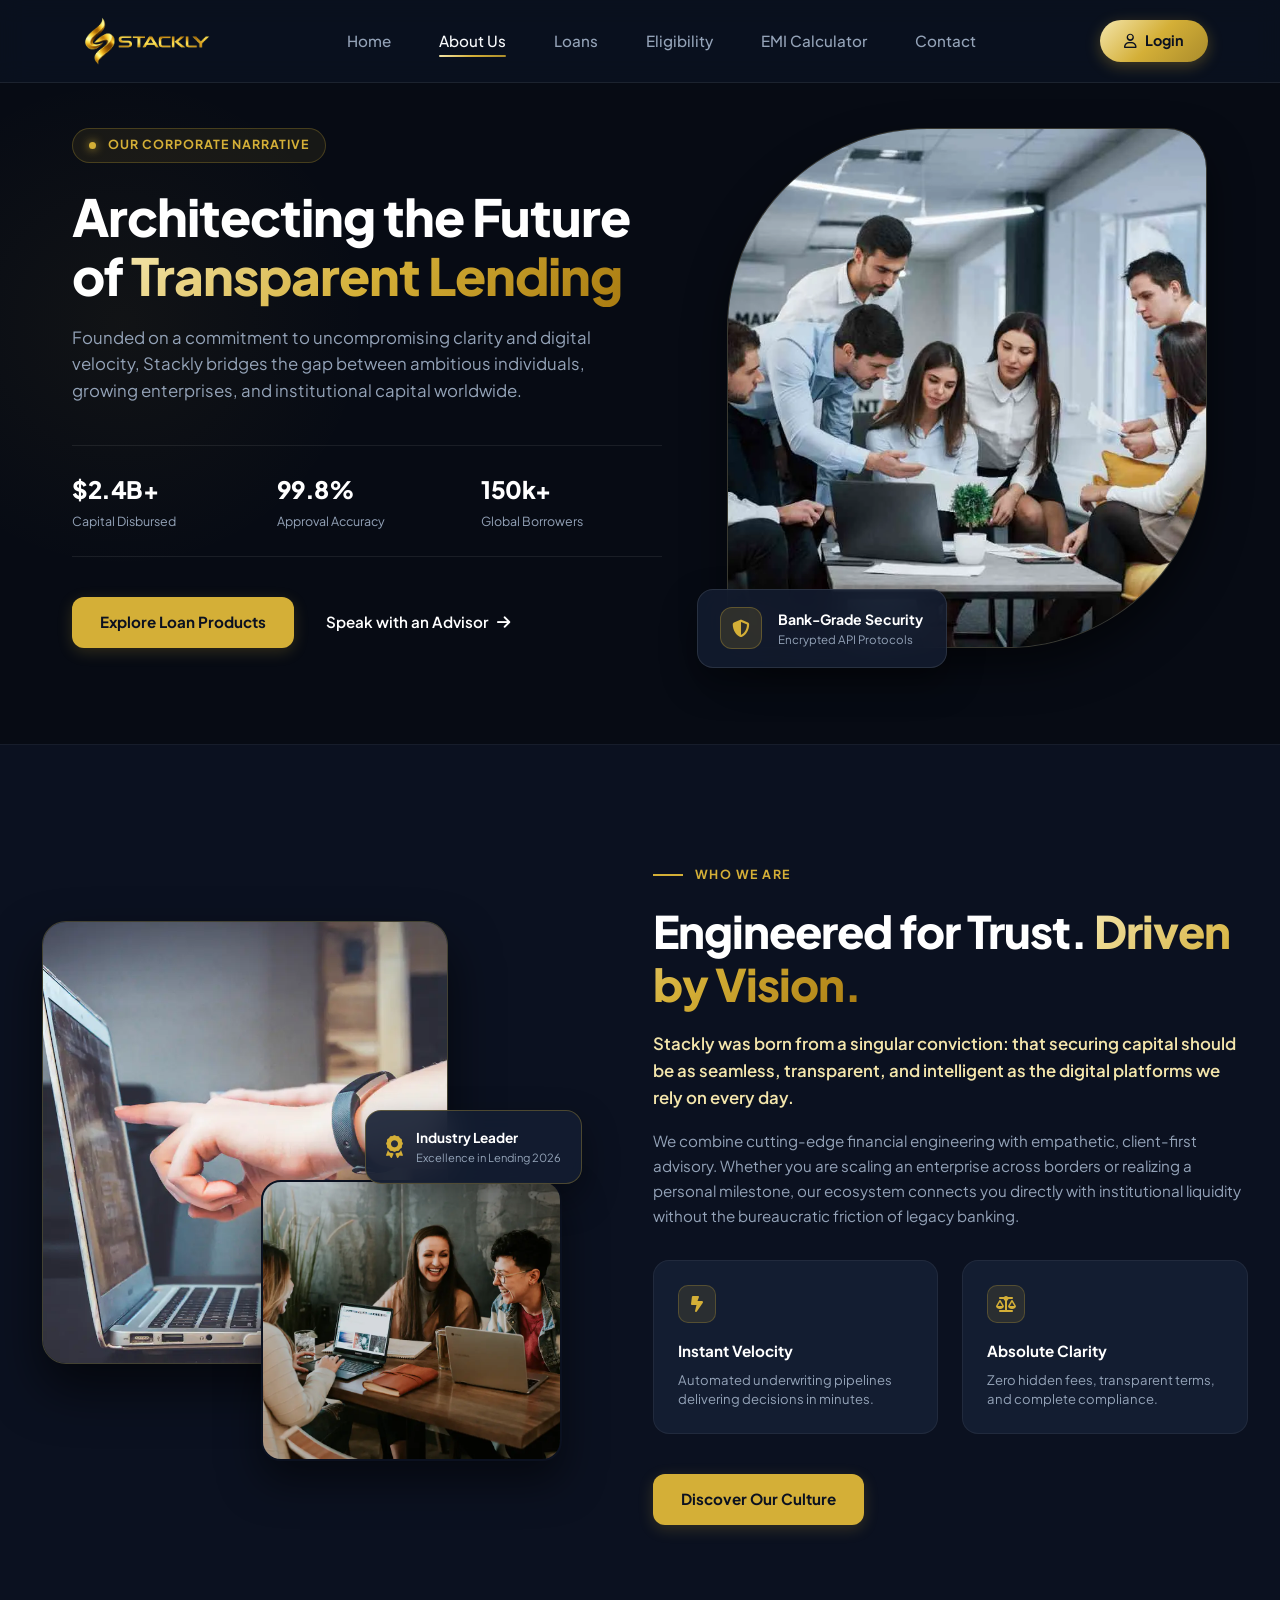
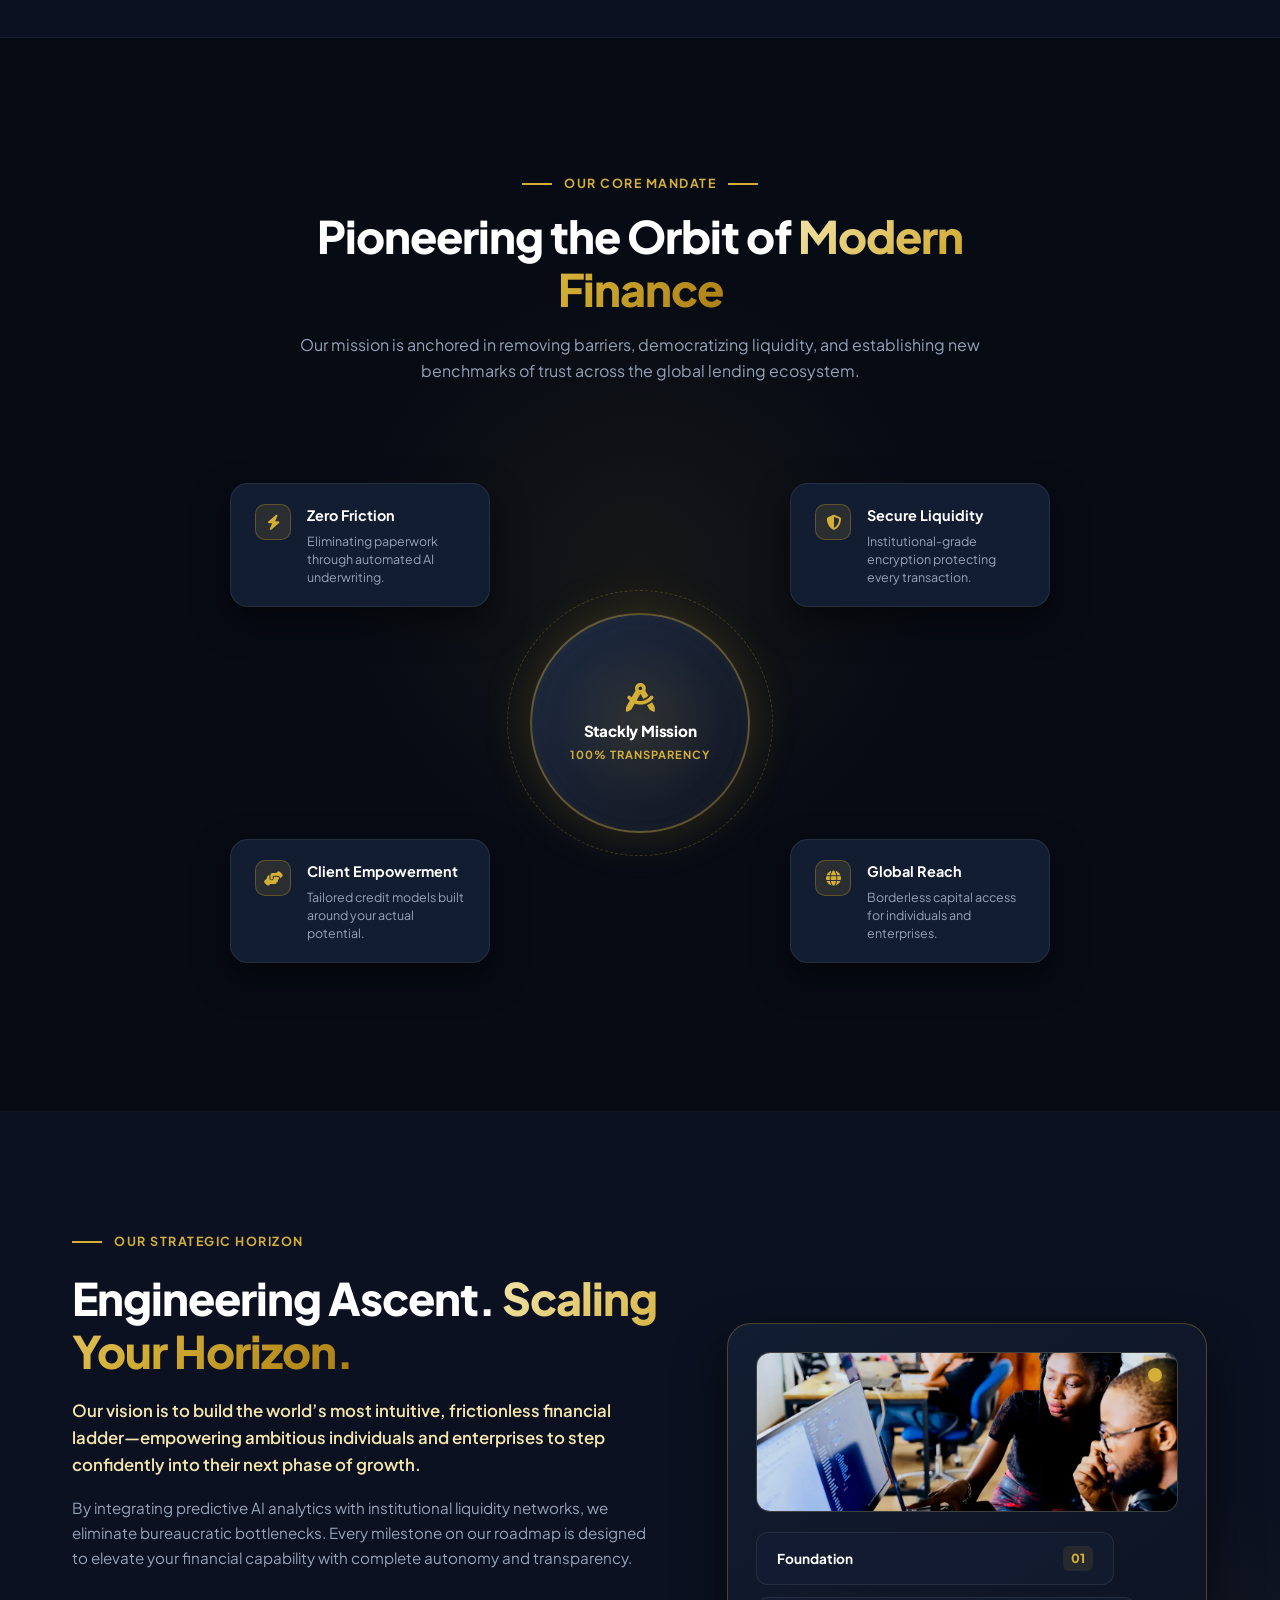
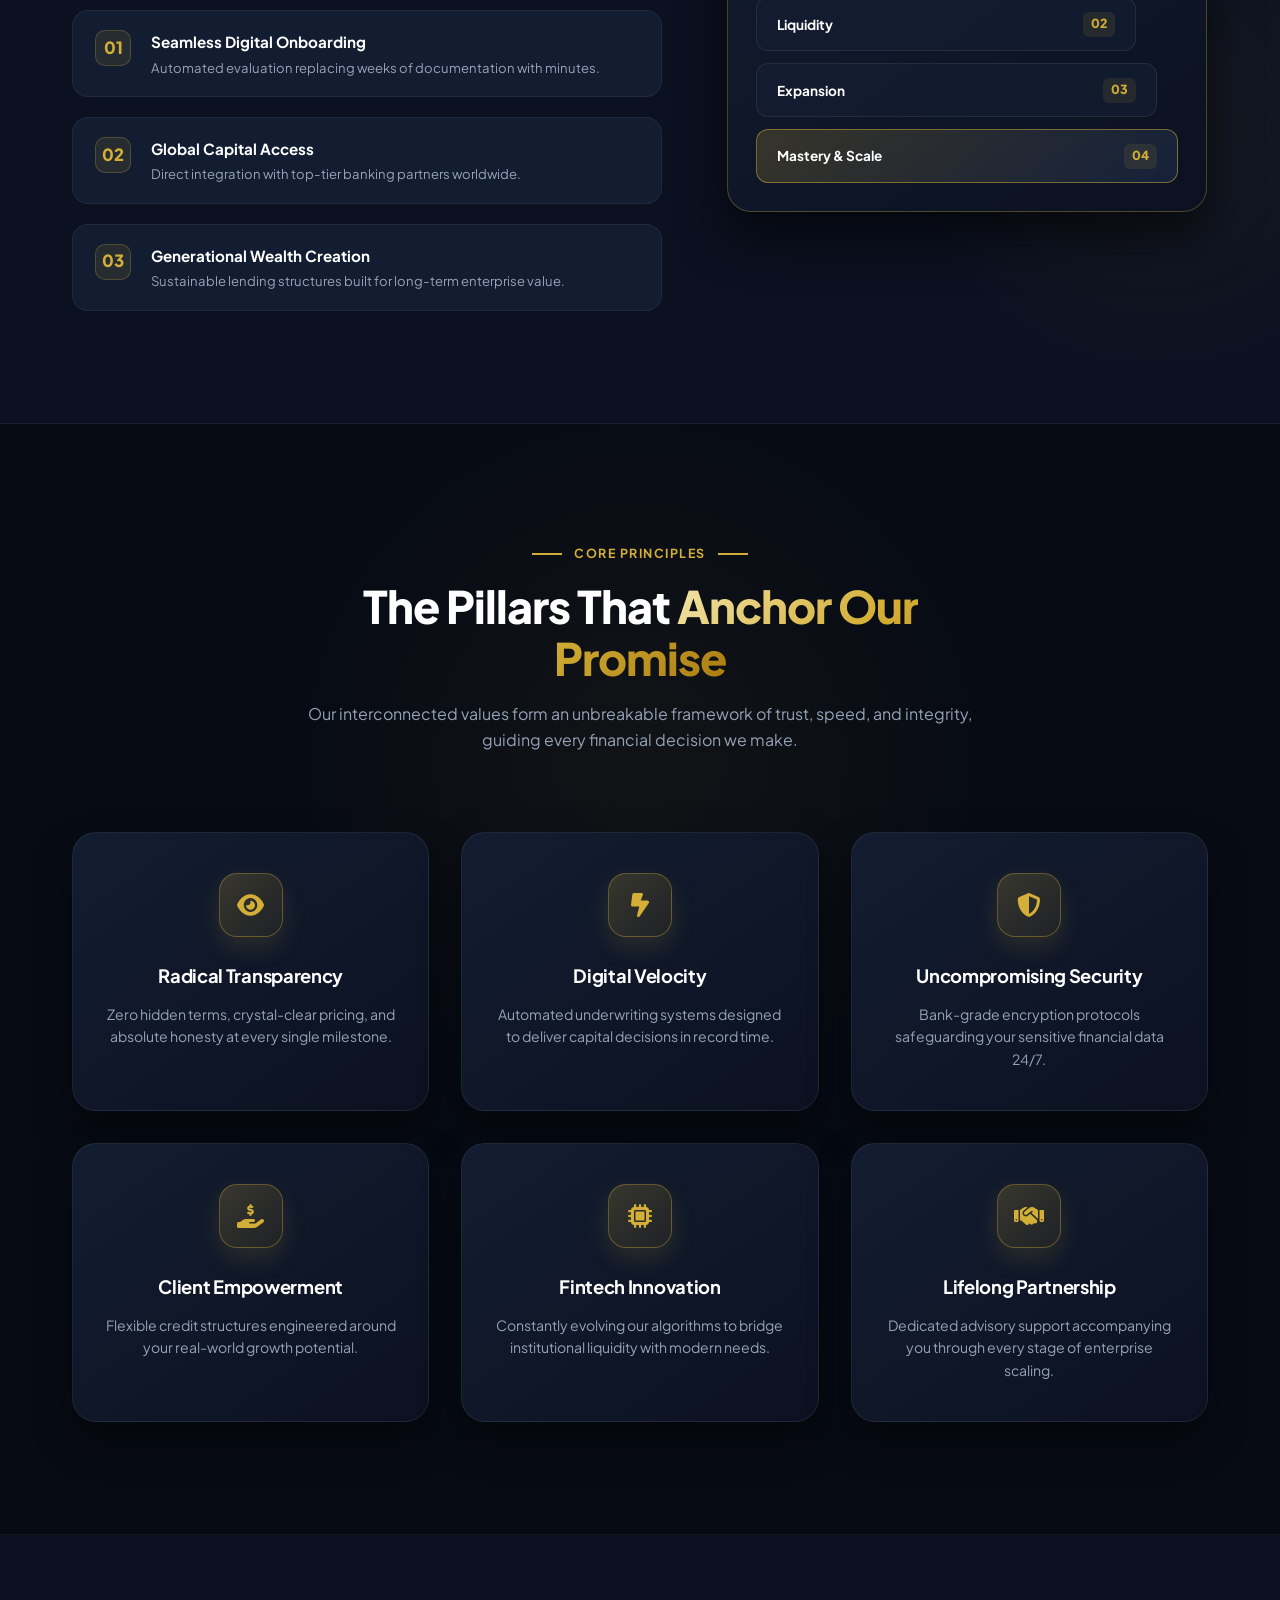
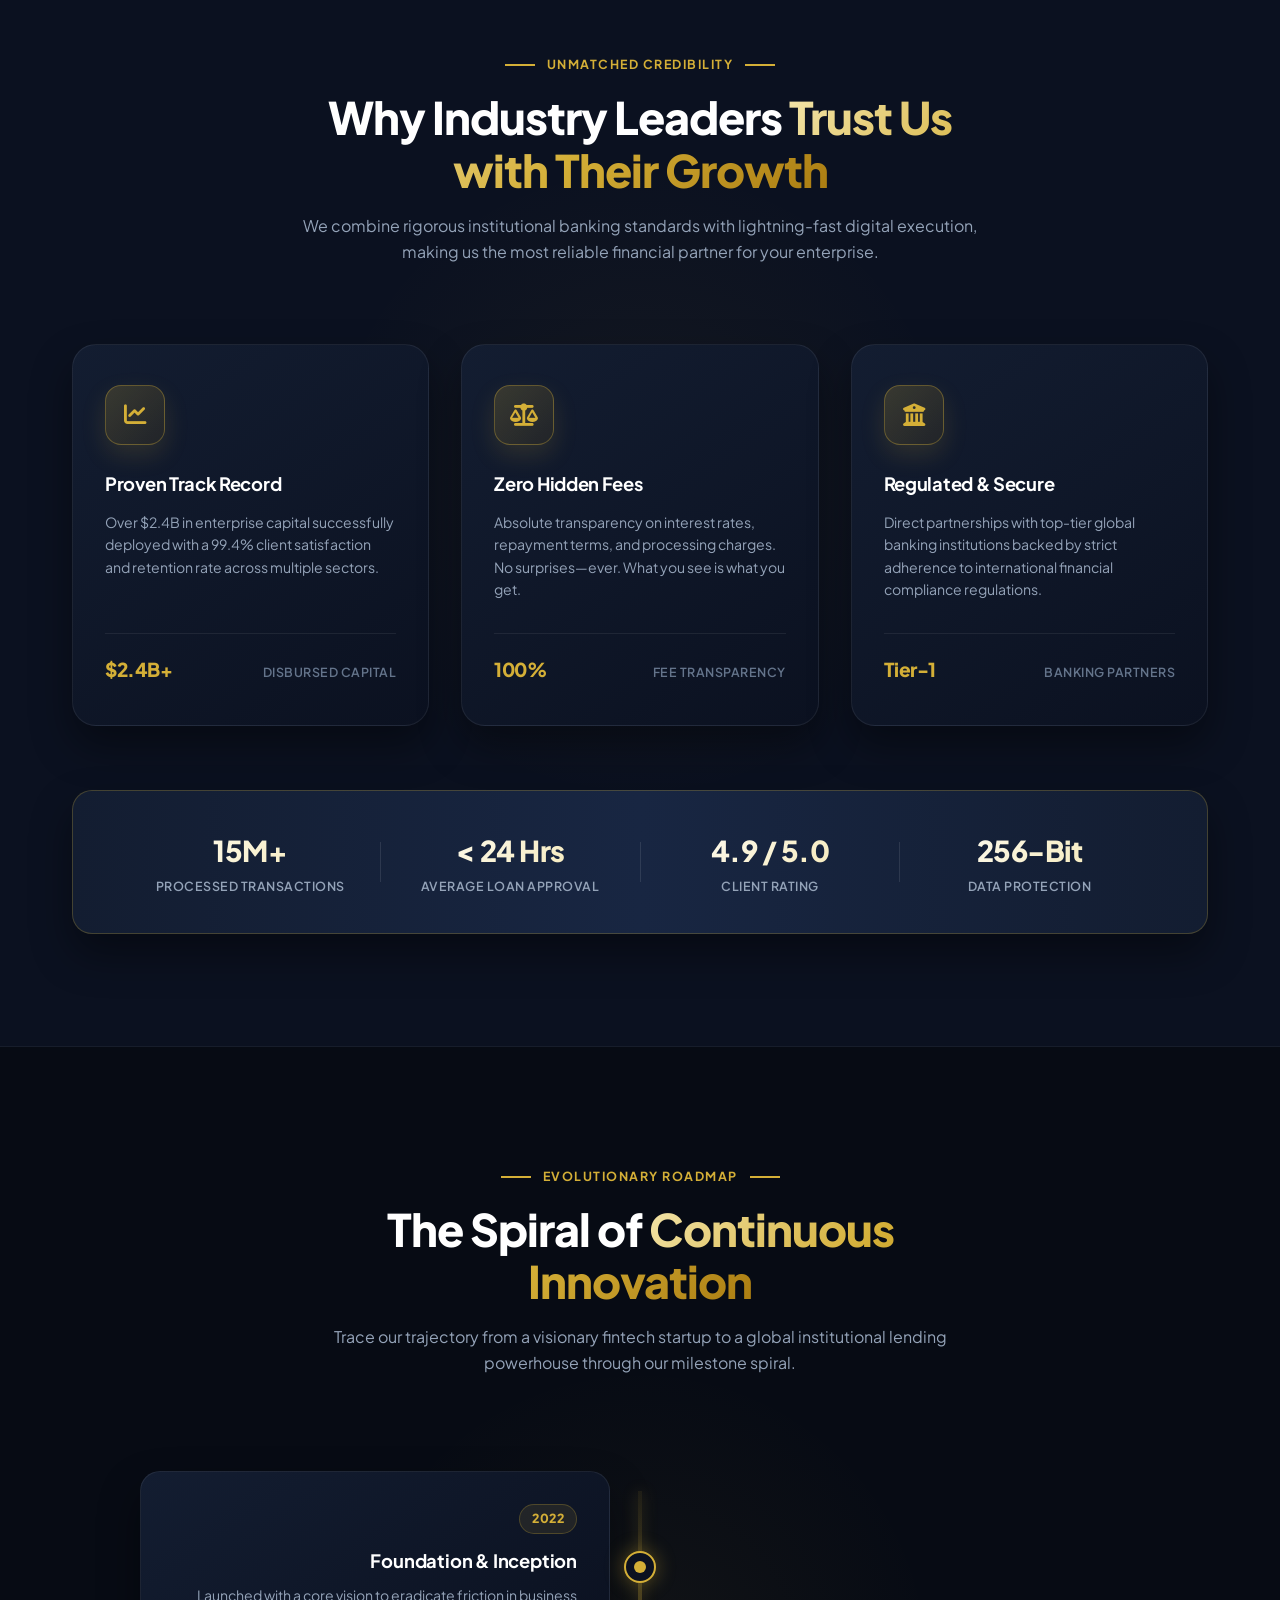
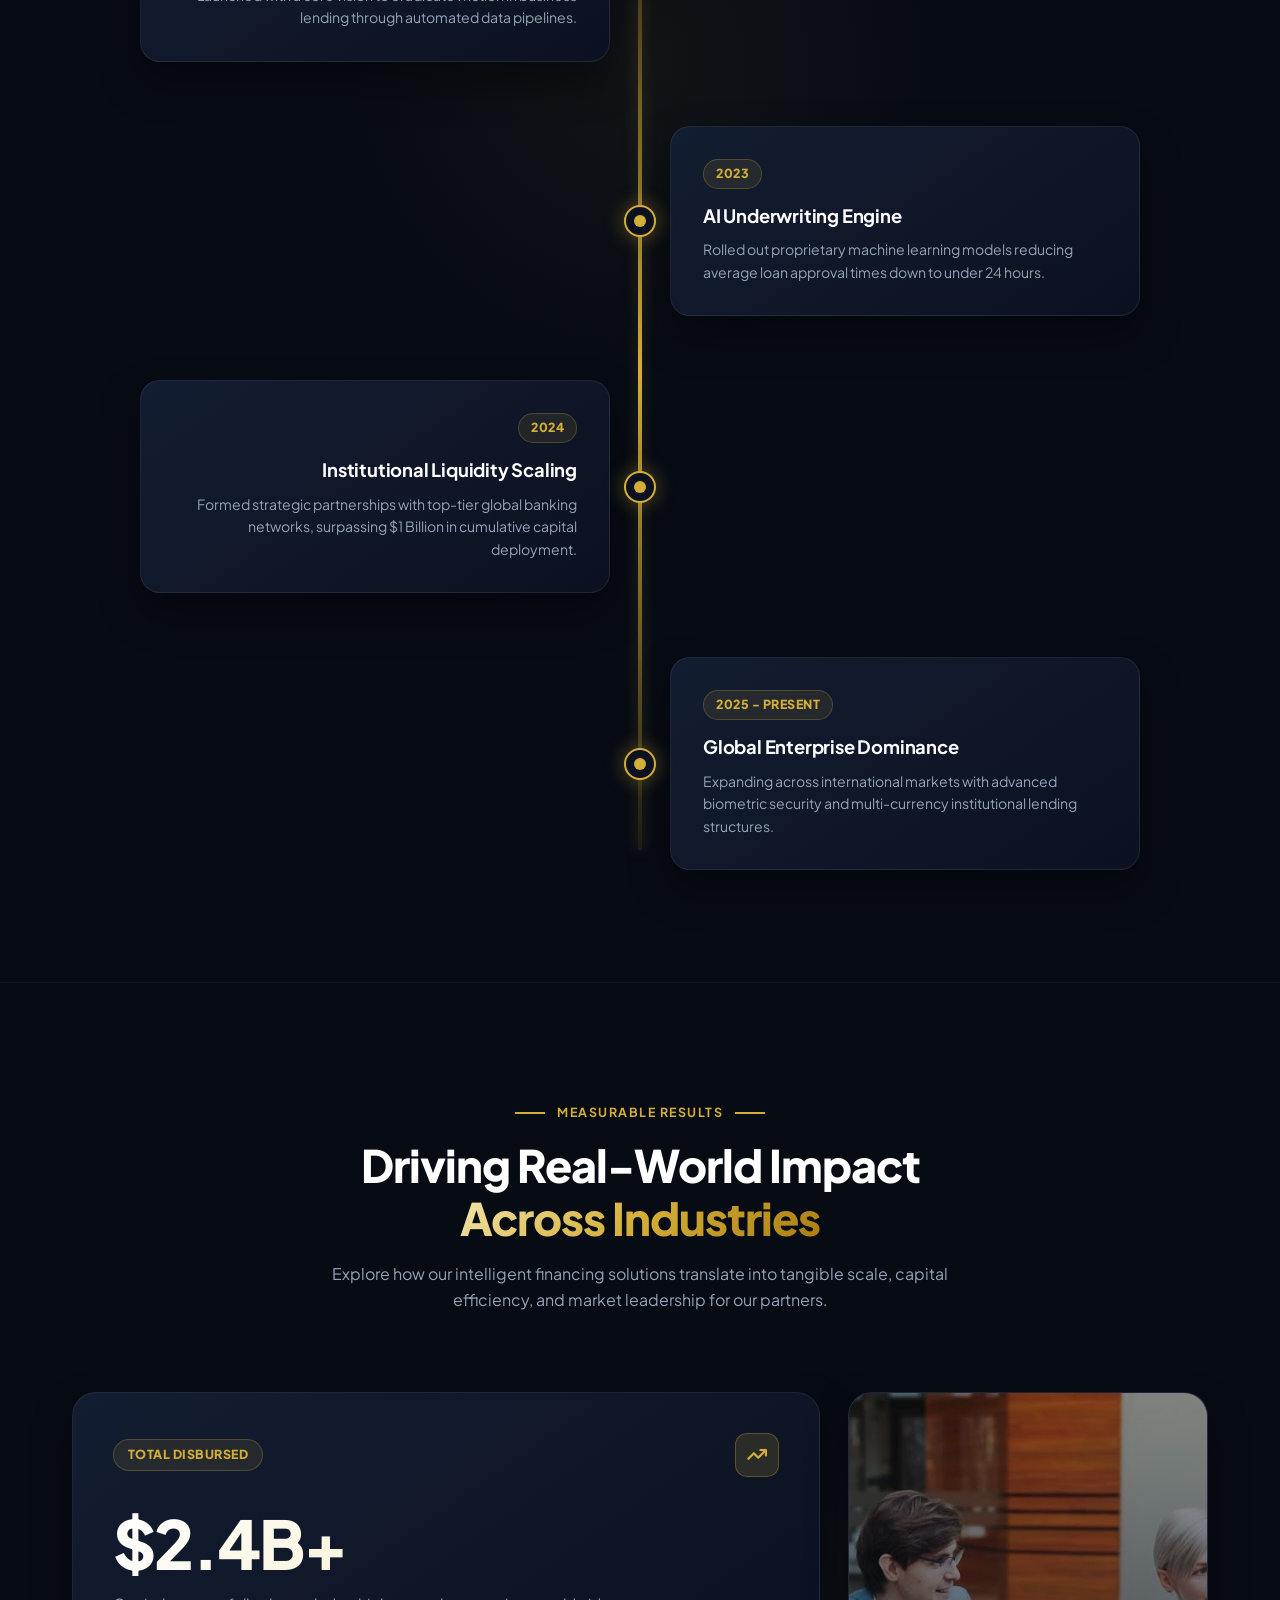
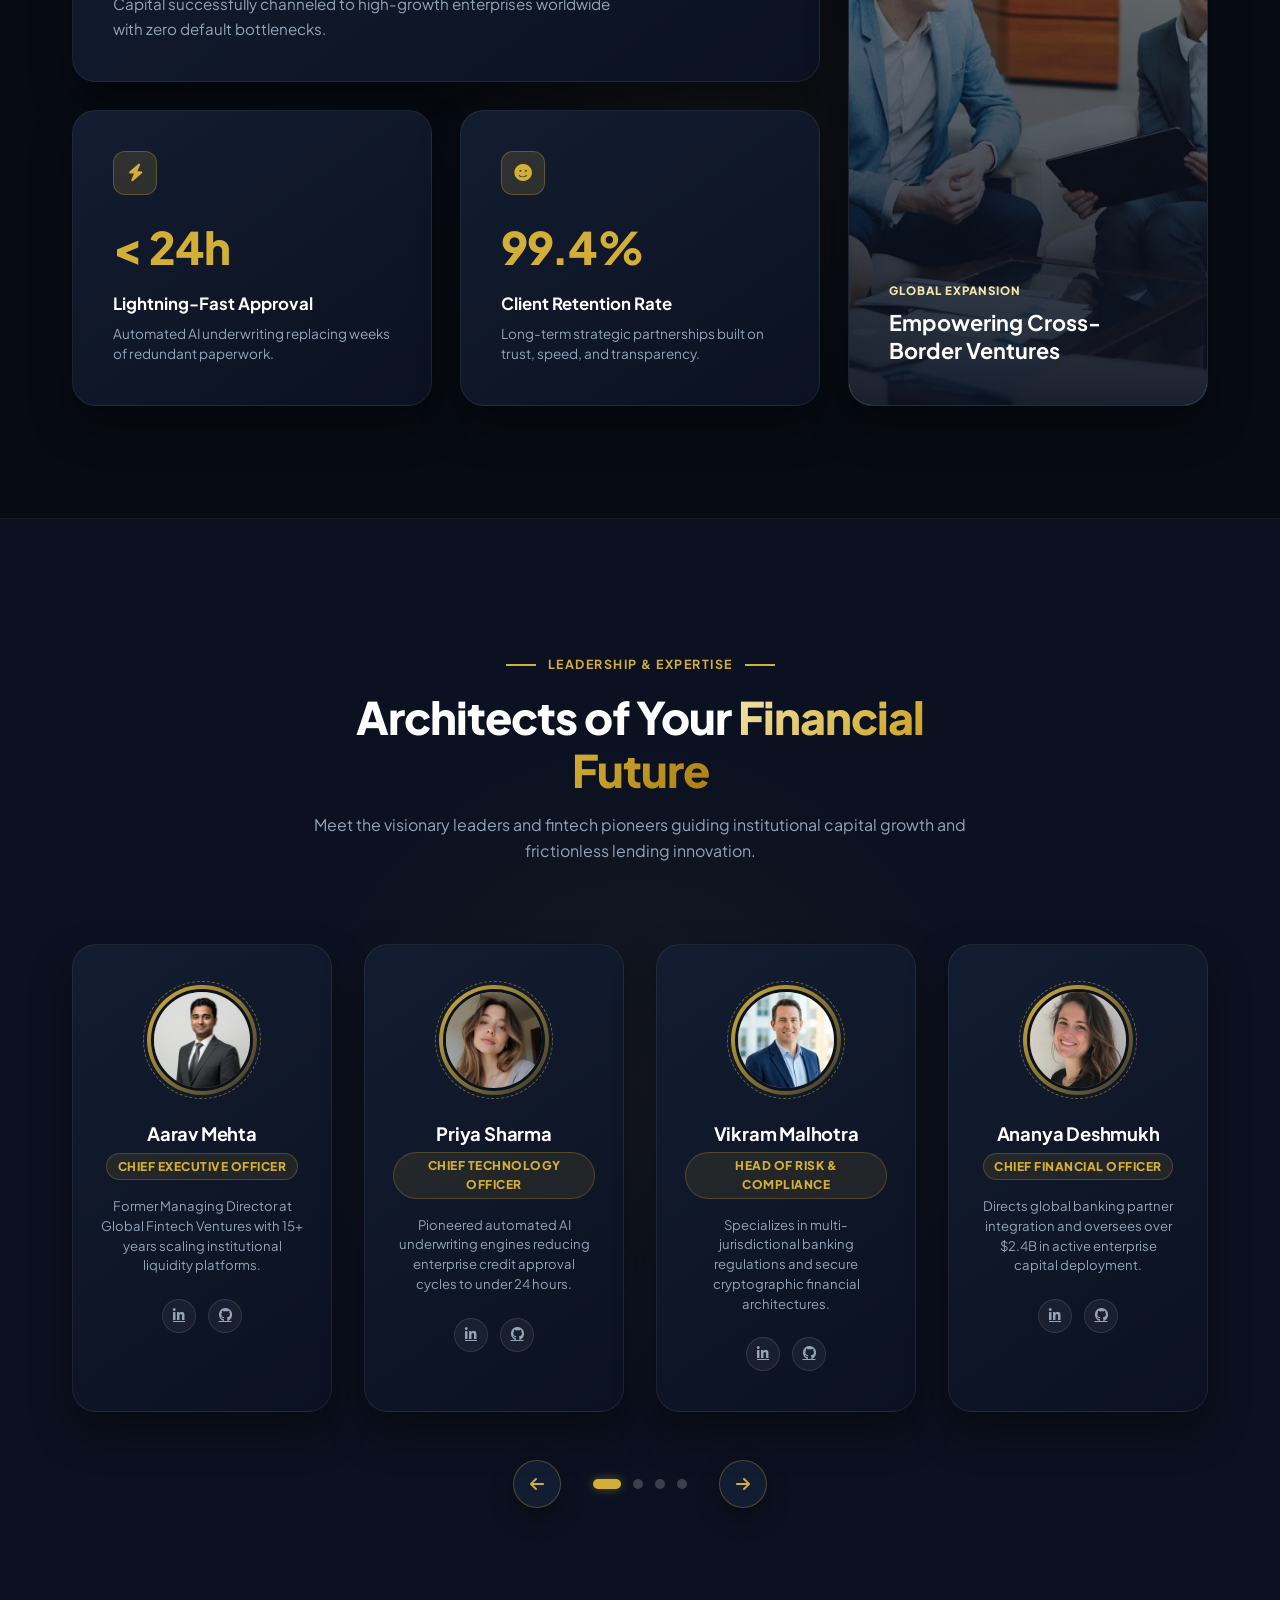
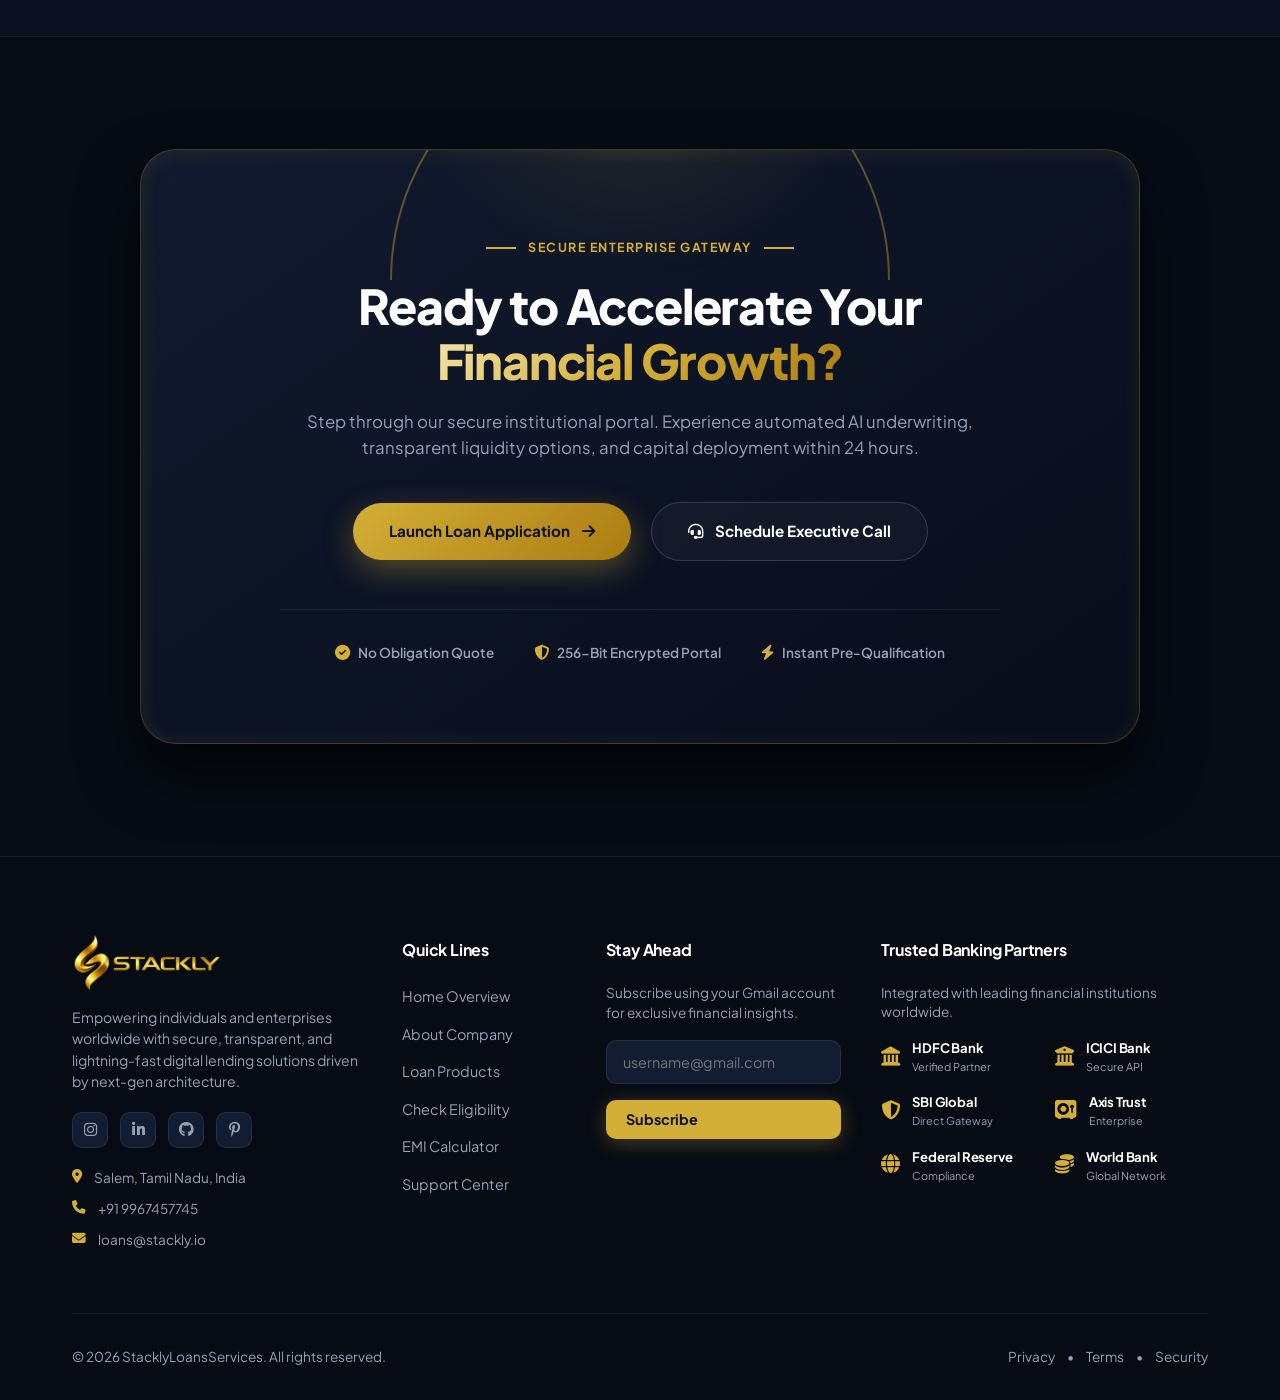
<file: about.html>
<!DOCTYPE html>
<html lang="en">
<head>
    <meta charset="UTF-8">
    <meta name="viewport" content="width=device-width, initial-scale=1.0">
    <title>Stackly | Premium Loan Services & Financial Solutions</title>
    <!-- Google Fonts -->
    <link rel="preconnect" href="https://fonts.googleapis.com">
    <link rel="preconnect" href="https://fonts.gstatic.com" crossorigin>
    <link href="https://fonts.googleapis.com/css2?family=Plus+Jakarta+Sans:wght@300;400;500;600;700;800&display=swap" rel="stylesheet">
    <!-- FontAwesome Icons -->
    <link rel="stylesheet" href="https://cdnjs.cloudflare.com/ajax/libs/font-awesome/6.4.0/css/all.min.css">
    
    <style>
        /* ==========================================
           STACKLY PROFESSIONAL THEME STYLES
           ========================================== */
        :root {
            --bg-main: #0B1120;
            --bg-card: #131D31;
            --bg-card-hover: #1A2640;
            --accent-gold: #D4AF37;
            --accent-gold-light: #F3E5AB;
            --accent-gold-gradient: linear-gradient(135deg, #F3E5AB 0%, #D4AF37 50%, #AA8C2C 100%);
            --primary-blue: #3B82F6;
            --text-main: #F8FAFC;
            --text-muted: #94A3B8;
            --border-color: rgba(255, 255, 255, 0.08);
            --transition: all 0.4s cubic-bezier(0.4, 0, 0.2, 1);
        }

        * {
            margin: 0;
            padding: 0;
            box-sizing: border-box;
            font-family: 'Plus Jakarta Sans', sans-serif;
            scroll-behavior: smooth;
        }

        body {
            background-color: var(--bg-main);
            color: var(--text-main);
            overflow-x: hidden;
            line-height: 1.6;
        }

        .container {
            max-width: 1200px;
            margin: 0 auto;
            padding: 0 2rem;
        }

        .gradient-text {
            background: var(--accent-gold-gradient);
            -webkit-background-clip: text;
            -webkit-text-fill-color: transparent;
        }

        /* Header & Navigation */
        .header {
            position: fixed;
            top: 0;
            left: 0;
            width: 100%;
            z-index: 1000;
            background: rgba(11, 17, 32, 0.9);
            backdrop-filter: blur(12px);
            border-bottom: 1px solid var(--border-color);
            transition: var(--transition);
        }

        .nav-container {
            max-width: 1200px;
            margin: 0 auto;
            padding: 1rem 2rem;
            display: flex;
            align-items: center;
            justify-content: space-between;
        }

        .logo {
            display: flex;
            align-items: center;
            gap: 0.95rem;
            text-decoration: none;
            z-index: 1002;
        }

        /* Larger Custom Logo Image Styles */
        .logo-img {
            width: 150px;
            height: 50px;
            object-fit: contain;
            border-radius: 12px;
        }

        .logo-text {
            font-size: 1.5rem;
            font-weight: 800;
            color: var(--text-main);
        }

        .logo-text span { color: var(--accent-gold); }

        .nav-menu {
            display: flex;
            gap: 3rem;
            align-items: center;
        }

        .nav-link {
            text-decoration: none;
            color: var(--text-muted);
            font-weight: 500;
            font-size: 0.95rem;
            transition: var(--transition);
            position: relative;
        }

        .nav-link:hover, .nav-link.active {
            color: var(--text-main);
        }

        .nav-link::after {
            content: '';
            position: absolute;
            bottom: -4px;
            left: 0;
            width: 0;
            height: 2px;
            background: var(--accent-gold-gradient);
            transition: var(--transition);
            border-radius: 2px;
        }

        .nav-link:hover::after, .nav-link.active::after {
            width: 100%;
        }

        .nav-right {
            display: flex;
            align-items: center;
            gap: 1rem;
            z-index: 1002;
        }

        /* Gold Login Button (Now redirects to login.html) */
        .btn-login {
            background: var(--accent-gold-gradient);
            color: #0B1120;
            padding: 0.6rem 1.5rem;
            border-radius: 50px;
            font-weight: 700;
            font-size: 0.9rem;
            cursor: pointer;
            transition: var(--transition);
            display: flex;
            align-items: center;
            gap: 0.5rem;
            text-decoration: none;
            box-shadow: 0 4px 15px rgba(212, 175, 55, 0.3);
            border: none;
        }

        .btn-login:hover {
            transform: translateY(-2px);
            box-shadow: 0 6px 20px rgba(212, 175, 55, 0.5);
        }

        .hamburger {
            display: none;
            flex-direction: column;
            gap: 6px;
            cursor: pointer;
        }

        .hamburger span {
            display: block;
            width: 28px;
            height: 2px;
            background: var(--text-main);
            transition: var(--transition);
        }

        .hamburger.active span:nth-child(1) { transform: translateY(8px) rotate(45deg); }
        .hamburger.active span:nth-child(2) { opacity: 0; }
        .hamburger.active span:nth-child(3) { transform: translateY(-8px) rotate(-45deg); }

        /* ==========================================
           DYNAMIC CAROUSEL HERO SECTION
           ========================================== */
        .hero-carousel-section {
            position: relative;
            padding: 11rem 0 5rem;
            min-height: 90vh;
            display: flex;
            align-items: center;
            overflow: hidden;
            background: linear-gradient(135deg, rgba(11, 17, 32, 0.90) 0%, rgba(11, 17, 32, 0.70) 100%),
                        url('./1\ \(16\).webp') center/cover no-repeat;
        }

        .carousel-container {
            position: relative;
            width: 100%;
        }

        .carousel-slide {
            display: none;
            grid-template-columns: 1.1fr 0.9fr;
            gap: 4rem;
            align-items: center;
            opacity: 0;
            transition: opacity 0.6s ease-in-out;
        }

        .carousel-slide.active {
            display: grid;
            opacity: 1;
            animation: fadeIn 0.8s ease forwards;
        }

        @keyframes fadeIn {
            from { opacity: 0; transform: translateY(15px); }
            to { opacity: 1; transform: translateY(0); }
        }

        .slide-content .badge-tag {
            display: inline-flex;
            align-items: center;
            gap: 0.5rem;
            background: rgba(212, 175, 55, 0.12);
            border: 1px solid rgba(212, 175, 55, 0.4);
            color: var(--accent-gold);
            padding: 0.4rem 1rem;
            border-radius: 50px;
            font-size: 0.85rem;
            font-weight: 600;
            margin-bottom: 1.5rem;
        }

        .slide-content h1 {
            font-size: 3.5rem;
            font-weight: 800;
            line-height: 1.15;
            letter-spacing: -1px;
            margin-bottom: 1.5rem;
        }

        .slide-content p {
            color: var(--text-muted);
            font-size: 1.15rem;
            margin-bottom: 2.5rem;
            max-width: 520px;
        }

        .slide-features {
            display: flex;
            gap: 2rem;
            margin-bottom: 2.5rem;
        }

        .slide-feature-item {
            display: flex;
            align-items: center;
            gap: 0.75rem;
            font-weight: 600;
            font-size: 0.95rem;
        }

        .slide-feature-item i {
            color: var(--accent-gold);
            background: rgba(212, 175, 55, 0.1);
            padding: 8px;
            border-radius: 8px;
        }

        .slide-actions {
            display: flex;
            gap: 1rem;
            align-items: center;
            flex-wrap: wrap;
        }

        .btn-primary {
            background: var(--accent-gold-gradient);
            color: #0B1120;
            padding: 0.85rem 2rem;
            border-radius: 50px;
            font-weight: 700;
            text-decoration: none;
            display: inline-flex;
            align-items: center;
            gap: 0.75rem;
            box-shadow: 0 4px 20px rgba(212, 175, 55, 0.3);
            transition: var(--transition);
        }

        .btn-primary:hover {
            transform: translateY(-2px);
            box-shadow: 0 6px 25px rgba(212, 175, 55, 0.5);
        }

        .btn-outline {
            background: rgba(11, 17, 32, 0.4);
            color: var(--text-main);
            border: 1px solid var(--border-color);
            padding: 0.85rem 2rem;
            border-radius: 50px;
            font-weight: 600;
            text-decoration: none;
            transition: var(--transition);
        }

        .btn-outline:hover {
            border-color: var(--accent-gold);
            color: var(--accent-gold-light);
            background: rgba(212, 175, 55, 0.05);
        }

        /* 3D Visual Card Styles */
        .slide-image-wrapper {
            position: relative;
            display: flex;
            justify-content: center;
            align-items: center;
        }

        .spiral-visual-card {
            background: rgba(19, 29, 49, 0.75);
            backdrop-filter: blur(12px);
            border: 1px solid rgba(212, 175, 55, 0.35);
            border-radius: 28px;
            overflow: hidden;
            box-shadow: 0 25px 50px rgba(0, 0, 0, 0.7), 0 0 40px rgba(212, 175, 55, 0.15);
            max-width: 400px;
            width: 100%;
            position: relative;
            text-align: center;
            padding: 1.25rem 1rem 1rem 1rem;
        }

        .spiral-visual-card img {
            width: 100%;
            height: 300px;
            object-fit: contain;
            display: block;
            filter: drop-shadow(0 10px 15px rgba(0,0,0,0.5));
            animation: floatGlow 4s ease-in-out infinite;
        }

        @keyframes floatGlow {
            0%, 100% { transform: translateY(0); }
            50% { transform: translateY(-8px); }
        }

        .card-floating-tag {
            margin-top: 1rem;
            background: rgba(11, 17, 32, 0.9);
            border: 1px solid rgba(212, 175, 55, 0.3);
            padding: 0.85rem 1.25rem;
            border-radius: 14px;
            display: flex;
            justify-content: space-between;
            align-items: center;
            text-align: left;
        }

        /* Carousel Navigation Controls */
        .carousel-controls {
            display: flex;
            justify-content: space-between;
            align-items: center;
            margin-top: 3rem;
            padding-top: 2rem;
            border-top: 1px solid var(--border-color);
        }

        .carousel-dots {
            display: flex;
            gap: 10px;
        }

        .dot {
            width: 12px;
            height: 12px;
            border-radius: 50%;
            background: var(--border-color);
            cursor: pointer;
            transition: var(--transition);
        }

        .dot.active {
            width: 36px;
            border-radius: 6px;
            background: var(--accent-gold-gradient);
        }

        .carousel-arrows {
            display: flex;
            gap: 1rem;
        }

        .carousel-arrow-btn {
            width: 44px;
            height: 44px;
            background: var(--bg-card);
            border: 1px solid var(--border-color);
            border-radius: 50%;
            color: var(--text-main);
            display: flex;
            align-items: center;
            justify-content: center;
            cursor: pointer;
            transition: var(--transition);
        }

        .carousel-arrow-btn:hover {
            background: var(--accent-gold);
            color: #0B1120;
            border-color: var(--accent-gold);
        }

        /* Footer */
        .footer {
            background: #070B14;
            border-top: 1px solid var(--border-color);
            padding: 4rem 0 2rem;
            text-align: center;
            color: var(--text-muted);
            font-size: 0.85rem;
        }

        /* Mobile Responsiveness */
        @media (max-width: 992px) {
            .hero-carousel-section {
                padding: 9rem 0 4rem;
                min-height: auto;
            }
            .carousel-slide { 
                grid-template-columns: 1fr; 
                text-align: center; 
                gap: 2.5rem; 
            }
            .slide-content h1 {
                font-size: 2.5rem;
            }
            .slide-content p { 
                margin: 0 auto 2rem; 
                font-size: 1rem;
            }
            .slide-features { 
                justify-content: center; 
                flex-wrap: wrap; 
                gap: 1rem;
            }
            .slide-actions { 
                justify-content: center; 
            }
            .spiral-visual-card { 
                max-width: 320px; 
                margin: 0 auto; 
            }
            
            .nav-menu {
                position: fixed;
                top: 0;
                left: -100%;
                width: 100vw;
                height: 100vh;
                background: var(--bg-main);
                flex-direction: column;
                justify-content: center;
                align-items: center;
                gap: 2rem;
                transition: var(--transition);
                z-index: 1001;
                padding: 2rem;
            }
            .nav-menu.active {
                left: 0;
            }
            .nav-menu .nav-link {
                font-size: 1.25rem;
                font-weight: 600;
            }
            .hamburger {
                display: flex;
            }
            .nav-right .btn-login {
                display: none;
            }
            .mobile-login-container {
                display: block;
                margin-top: 1rem;
            }
        }

        @media (max-width: 576px) {
            .container {
                padding: 0 1.25rem;
            }
            .slide-content h1 {
                font-size: 2rem;
            }
            .slide-actions {
                flex-direction: column;
                width: 100%;
            }
            .btn-primary, .btn-outline {
                width: 100%;
                justify-content: center;
            }
            .carousel-controls {
                margin-top: 2rem;
                padding-top: 1.25rem;
            }
        }

        @media (min-width: 993px) {
            .mobile-login-container { display: none; }
        }
    </style>
</head>
<body>

    <!-- Header / Navigation -->
    <header id="header" class="header">
        <div class="nav-container">
            <!-- Left: Larger Custom Logo Image -->
            <a href="./index.html" class="logo">
                <img src="./gold.webp" alt="Stackly Logo" class="logo-img">
               
            </a>

            <!-- Center: Navigation Menu -->
            <nav class="nav-menu" id="navMenu">
                <a href="./index.html" class="nav-link ">Home</a>
                <a href="./about.html" class="nav-link active">About Us</a>
                <a href="./loans.html" class="nav-link">Loans</a>
                <a href="./eligibility.html" class="nav-link">Eligibility</a>
                <a href="./emi calculator.html" class="nav-link">EMI Calculator</a>
                <a href="./contact.html" class="nav-link">Contact</a>
                
                <!-- Login Button inside Mobile Menu View (Links to login.html) -->
                <div class="mobile-login-container">
                    <a href="./login.html" class="btn-login">
                        <i class="fa-regular fa-user"></i> Login
                    </a>
                </div>
            </nav>

            <!-- Right: Desktop Login Button (Links to login.html) & Hamburger Toggle -->
            <div class="nav-right">
                <a href="./login.html" class="btn-login">
                    <i class="fa-regular fa-user"></i> Login
                </a>
                <div class="hamburger" id="hamburger">
                    <span></span>
                    <span></span>
                    <span></span>
                </div>
            </div>
        </div>
    </header>

<!-- EDITORIAL SPLIT-LEVEL HERO SECTION -->
    <section class="editorial-hero-section" id="about-hero-section">
        <div class="container">
            <div class="editorial-hero-grid">
                
                <!-- Left Column: Asymmetric Frameless Text & Micro-Badging -->
                <div class="editorial-content-col">
                    <div class="editorial-badge">
                        <span class="pulse-dot"></span>
                        <span>Our Corporate Narrative</span>
                    </div>
                    
                    <h1 class="editorial-headline">
                        Architecting the Future of <span class="gold-gradient-text">Transparent Lending</span>
                    </h1>
                    
                    <p class="editorial-subtext">
                        Founded on a commitment to uncompromising clarity and digital velocity, Stackly bridges the gap between ambitious individuals, growing enterprises, and institutional capital worldwide.
                    </p>

                    <!-- Editorial Metric Highlights -->
                    <div class="editorial-metrics-grid">
                        <div class="metric-item">
                            <span class="metric-number">$2.4B+</span>
                            <span class="metric-label">Capital Disbursed</span>
                        </div>
                        <div class="metric-item">
                            <span class="metric-number">99.8%</span>
                            <span class="metric-label">Approval Accuracy</span>
                        </div>
                        <div class="metric-item">
                            <span class="metric-number">150k+</span>
                            <span class="metric-label">Global Borrowers</span>
                        </div>
                    </div>

                    <!-- Action Buttons -->
                    <div class="editorial-cta-group">
                        <a href="./404.html" class="btn-primary-editorial">Explore Loan Products</a>
                        <a href="./404.html" class="btn-text-link">Speak with an Advisor <i class="fa-solid fa-arrow-right"></i></a>
                    </div>
                </div>

                <!-- Right Column: Frameless Asymmetric Arc Image Composition -->
                <div class="editorial-visual-col">
                    <div class="arc-image-wrapper">
                        <!-- Primary Frameless Asymmetric Image -->
                        <img src="./group-meeting.webp" alt="Stackly Editorial Vision" class="asymmetric-arc-img">
                        
                        <!-- Floating Glass Trust Card Overlay -->
                        <div class="floating-glass-card">
                            <div class="glass-icon-box">
                                <i class="fa-solid fa-shield-halved"></i>
                            </div>
                            <div class="glass-card-text">
                                <span class="glass-title">Bank-Grade Security</span>
                                <span class="glass-sub">Encrypted API Protocols</span>
                            </div>
                        </div>
                    </div>
                </div>

            </div>
        </div>
    </section>

    <!-- CSS STYLES FOR EDITORIAL HERO -->
    <style>
        .editorial-hero-section {
            background-color: #070b14;
            color: #ffffff;
            padding: 8rem 0 6rem 0;
            font-family: 'Plus Jakarta Sans', sans-serif;
            position: relative;
            overflow: hidden;
        }

        /* Subtle background ambient glow */
        .editorial-hero-section::before {
            content: '';
            position: absolute;
            top: 10%;
            left: -10%;
            width: 500px;
            height: 500px;
            background: radial-gradient(circle, rgba(212, 175, 55, 0.05) 0%, transparent 70%);
            z-index: 1;
            pointer-events: none;
        }

        .editorial-hero-grid {
            display: grid;
            grid-template-columns: 1.1fr 0.9fr;
            gap: 4rem;
            align-items: center;
            position: relative;
            z-index: 2;
        }

        /* Editorial Badge */
        .editorial-badge {
            display: inline-flex;
            align-items: center;
            gap: 0.75rem;
            background: rgba(212, 175, 55, 0.08);
            border: 1px solid rgba(212, 175, 55, 0.25);
            padding: 0.4rem 1rem;
            border-radius: 50px;
            font-size: 0.78rem;
            font-weight: 700;
            color: #d4af37;
            text-transform: uppercase;
            letter-spacing: 1px;
            margin-bottom: 1.5rem;
        }

        .pulse-dot {
            width: 7px;
            height: 7px;
            background-color: #d4af37;
            border-radius: 50%;
            box-shadow: 0 0 10px #d4af37;
            animation: pulse-glow 2s infinite;
        }

        @keyframes pulse-glow {
            0% { transform: scale(0.95); opacity: 0.8; }
            50% { transform: scale(1.3); opacity: 1; }
            100% { transform: scale(0.95); opacity: 0.8; }
        }

        /* Typography */
        .editorial-headline {
            font-size: 3.2rem;
            font-weight: 800;
            line-height: 1.15;
            letter-spacing: -1px;
            margin-bottom: 1.25rem;
            color: #ffffff;
        }

        .gold-gradient-text {
            background: linear-gradient(135deg, #f3e5ab 0%, #d4af37 50%, #aa7c11 100%);
            -webkit-background-clip: text;
            -webkit-text-fill-color: transparent;
        }

        .editorial-subtext {
            font-size: 1.05rem;
            color: #94a3b8;
            line-height: 1.6;
            margin-bottom: 2.5rem;
            max-width: 540px;
        }

        /* Metrics Layout */
        .editorial-metrics-grid {
            display: grid;
            grid-template-columns: repeat(3, 1fr);
            gap: 1.5rem;
            border-top: 1px solid rgba(255, 255, 255, 0.08);
            border-bottom: 1px solid rgba(255, 255, 255, 0.08);
            padding: 1.5rem 0;
            margin-bottom: 2.5rem;
        }

        .metric-item {
            display: flex;
            flex-direction: column;
        }

        .metric-number {
            font-size: 1.5rem;
            font-weight: 800;
            color: #ffffff;
            letter-spacing: -0.5px;
        }

        .metric-label {
            font-size: 0.78rem;
            color: #94a3b8;
            margin-top: 0.2rem;
        }

        /* CTAs */
        .editorial-cta-group {
            display: flex;
            align-items: center;
            gap: 2rem;
        }

        .btn-primary-editorial {
            background: #d4af37;
            color: #0b1120;
            padding: 0.85rem 1.75rem;
            border-radius: 12px;
            font-weight: 700;
            font-size: 0.95rem;
            text-decoration: none;
            transition: all 0.3s ease;
            box-shadow: 0 4px 15px rgba(212, 175, 55, 0.2);
        }

        .btn-primary-editorial:hover {
            transform: translateY(-2px);
            box-shadow: 0 8px 25px rgba(212, 175, 55, 0.35);
        }

        .btn-text-link {
            color: #ffffff;
            text-decoration: none;
            font-size: 0.95rem;
            font-weight: 600;
            display: inline-flex;
            align-items: center;
            gap: 0.5rem;
            transition: color 0.3s ease;
        }

        .btn-text-link:hover {
            color: #d4af37;
        }

        .btn-text-link i {
            transition: transform 0.3s ease;
        }

        .btn-text-link:hover i {
            transform: translateX(4px);
        }

        /* Right Column: Frameless Asymmetric Arc Composition */
        .editorial-visual-col {
            position: relative;
            display: flex;
            justify-content: center;
            align-items: center;
        }

        .arc-image-wrapper {
            position: relative;
            width: 100%;
            max-width: 480px;
            height: 520px;
        }

        /* Asymmetric curve applied via border-radius */
        .asymmetric-arc-img {
            width: 100%;
            height: 100%;
            object-fit: cover;
            border-radius: 200px 40px 200px 40px;
            border: 1px solid rgba(212, 175, 55, 0.2);
            box-shadow: 0 20px 40px rgba(0, 0, 0, 0.5);
            background: #131d31;
        }

        /* Floating Glass Trust Card */
        .floating-glass-card {
            position: absolute;
            bottom: -20px;
            left: -30px;
            background: rgba(19, 29, 49, 0.85);
            backdrop-filter: blur(16px);
            -webkit-backdrop-filter: blur(16px);
            border: 1px solid rgba(255, 255, 255, 0.1);
            padding: 1.1rem 1.4rem;
            border-radius: 16px;
            display: flex;
            align-items: center;
            gap: 1rem;
            box-shadow: 0 15px 35px rgba(0, 0, 0, 0.4);
            animation: float-card 4s ease-in-out infinite;
        }

        @keyframes float-card {
            0% { transform: translateY(0px); }
            50% { transform: translateY(-8px); }
            100% { transform: translateY(0px); }
        }

        .glass-icon-box {
            width: 42px;
            height: 42px;
            background: rgba(212, 175, 55, 0.15);
            border: 1px solid rgba(212, 175, 55, 0.3);
            border-radius: 12px;
            display: flex;
            align-items: center;
            justify-content: center;
            color: #d4af37;
            font-size: 1.1rem;
        }

        .glass-card-text {
            display: flex;
            flex-direction: column;
        }

        .glass-title {
            font-size: 0.88rem;
            font-weight: 700;
            color: #ffffff;
        }

        .glass-sub {
            font-size: 0.72rem;
            color: #94a3b8;
        }

        /* Responsive Breakpoints */
        @media (max-width: 968px) {
            .editorial-hero-grid {
                grid-template-columns: 1fr;
                gap: 3rem;
                text-align: center;
            }
            .editorial-subtext {
                margin: 0 auto 2.5rem auto;
            }
            .editorial-metrics-grid {
                max-width: 500px;
                margin: 0 auto 2.5rem auto;
            }
            .editorial-cta-group {
                justify-content: center;
            }
            .arc-image-wrapper {
                max-width: 380px;
                height: 420px;
                margin: 0 auto;
            }
            .floating-glass-card {
                left: 10px;
                bottom: -15px;
            }
        }

        @media (max-width: 576px) {
            .editorial-headline {
                font-size: 2.3rem;
            }
            .editorial-metrics-grid {
                grid-template-columns: 1fr;
                gap: 1rem;
            }
            .editorial-cta-group {
                flex-direction: column;
                gap: 1rem;
            }
        }
    </style>
    <!-- FULL-BLEED "WHO WE ARE" SECTION -->
    <section class="who-we-are-section" id="who-we-are">
        <div class="who-bleed-container">
            <div class="who-grid-layout">
                
                <!-- Left Column: Overlapping Professional Imagery Composition -->
                <div class="who-visual-col">
                    <div class="composition-wrapper">
                        <!-- Primary Large Image -->
                        <div class="primary-img-box">
                            <img src="./image-new-13.webp" alt="Stackly Leadership & Team" class="who-img-main">
                        </div>
                        
                        <!-- Overlapping Secondary Accent Image -->
                        <div class="secondary-img-box">
                            <img src="./image-new-12.webp" alt="Client Collaboration" class="who-img-overlay">
                        </div>

                        <!-- Floating Stat Badge -->
                        <div class="who-floating-badge">
                            <i class="fa-solid fa-award"></i>
                            <div>
                                <span class="badge-title">Industry Leader</span>
                                <span class="badge-sub">Excellence in Lending 2026</span>
                            </div>
                        </div>
                    </div>
                </div>

                <!-- Right Column: Gain Typography & Editorial Narrative -->
                <div class="who-content-col">
                    <div class="section-tag">
                        <span class="tag-line"></span>
                        <span>Who We Are</span>
                    </div>

                    <h2 class="who-headline">
                        Engineered for Trust. <span class="gold-gradient-text">Driven by Vision.</span>
                    </h2>

                    <p class="who-lead-text">
                        Stackly was born from a singular conviction: that securing capital should be as seamless, transparent, and intelligent as the digital platforms we rely on every day.
                    </p>

                    <p class="who-body-text">
                        We combine cutting-edge financial engineering with empathetic, client-first advisory. Whether you are scaling an enterprise across borders or realizing a personal milestone, our ecosystem connects you directly with institutional liquidity without the bureaucratic friction of legacy banking.
                    </p>

                    <!-- Core Value Pillars -->
                    <div class="who-pillars-grid">
                        <div class="pillar-card">
                            <div class="pillar-icon">
                                <i class="fa-solid fa-bolt-lightning"></i>
                            </div>
                            <h4>Instant Velocity</h4>
                            <p>Automated underwriting pipelines delivering decisions in minutes.</p>
                        </div>
                        <div class="pillar-card">
                            <div class="pillar-icon">
                                <i class="fa-solid fa-scale-balanced"></i>
                            </div>
                            <h4>Absolute Clarity</h4>
                            <p>Zero hidden fees, transparent terms, and complete compliance.</p>
                        </div>
                    </div>

                    <!-- Action Trigger -->
                    <div class="who-action-wrap">
                        <a href="./404.html" class="btn-primary-editorial">Discover Our Culture</a>
                    </div>
                </div>

            </div>
        </div>
    </section>

    <!-- CSS STYLES FOR "WHO WE ARE" SECTION -->
    <style>
        .who-we-are-section {
            background-color: #0b1120;
            color: #ffffff;
            padding: 7rem 0;
            font-family: 'Plus Jakarta Sans', sans-serif;
            position: relative;
            overflow: hidden;
            border-top: 1px solid rgba(255, 255, 255, 0.05);
            border-bottom: 1px solid rgba(255, 255, 255, 0.05);
        }

        /* Full Bleed Container Extension */
        .who-bleed-container {
            width: 100%;
            max-width: 1320px;
            margin: 0 auto;
            padding: 0 2rem;
        }

        .who-grid-layout {
            display: grid;
            grid-template-columns: 1fr 1.1fr;
            gap: 5rem;
            align-items: center;
        }

        /* Overlapping Professional Imagery Composition */
        .who-visual-col {
            position: relative;
            display: flex;
            justify-content: center;
        }

        .composition-wrapper {
            position: relative;
            width: 100%;
            max-width: 520px;
            height: 540px;
        }

        .primary-img-box {
            position: absolute;
            top: 0;
            left: 0;
            width: 78%;
            height: 82%;
            border-radius: 24px;
            overflow: hidden;
            border: 1px solid rgba(212, 175, 55, 0.25);
            box-shadow: 0 25px 50px rgba(0, 0, 0, 0.6);
            background: #131d31;
        }

        .who-img-main {
            width: 100%;
            height: 100%;
            object-fit: cover;
            transform: scale(1.02);
            transition: transform 0.5s ease;
        }

        .primary-img-box:hover .who-img-main {
            transform: scale(1.08);
        }

        .secondary-img-box {
            position: absolute;
            bottom: 0;
            right: 0;
            width: 58%;
            height: 52%;
            border-radius: 20px;
            overflow: hidden;
            border: 2px solid #0b1120;
            box-shadow: 0 20px 40px rgba(0, 0, 0, 0.5);
            background: #131d31;
            z-index: 2;
        }

        .who-img-overlay {
            width: 100%;
            height: 100%;
            object-fit: cover;
        }

        /* Floating Stat Badge */
        .who-floating-badge {
            position: absolute;
            top: 35%;
            right: -20px;
            background: rgba(19, 29, 49, 0.9);
            backdrop-filter: blur(16px);
            -webkit-backdrop-filter: blur(16px);
            border: 1px solid rgba(212, 175, 55, 0.3);
            padding: 1rem 1.25rem;
            border-radius: 16px;
            display: flex;
            align-items: center;
            gap: 0.85rem;
            box-shadow: 0 15px 35px rgba(0, 0, 0, 0.4);
            z-index: 3;
        }

        .who-floating-badge i {
            font-size: 1.4rem;
            color: #d4af37;
        }

        .badge-title {
            display: block;
            font-size: 0.85rem;
            font-weight: 700;
            color: #ffffff;
        }

        .badge-sub {
            display: block;
            font-size: 0.7rem;
            color: #94a3b8;
        }

        /* Gain Typography & Content Column */
        .section-tag {
            display: inline-flex;
            align-items: center;
            gap: 0.75rem;
            font-size: 0.78rem;
            font-weight: 700;
            color: #d4af37;
            text-transform: uppercase;
            letter-spacing: 1.5px;
            margin-bottom: 1.25rem;
        }

        .tag-line {
            width: 30px;
            height: 2px;
            background-color: #d4af37;
        }

        .who-headline {
            font-size: 2.8rem;
            font-weight: 800;
            line-height: 1.18;
            letter-spacing: -1px;
            margin-bottom: 1.25rem;
            color: #ffffff;
        }

        .who-lead-text {
            font-size: 1.05rem;
            font-weight: 600;
            color: #f3e5ab;
            line-height: 1.6;
            margin-bottom: 1rem;
        }

        .who-body-text {
            font-size: 0.95rem;
            color: #94a3b8;
            line-height: 1.65;
            margin-bottom: 2rem;
        }

        /* Core Value Pillars Grid */
        .who-pillars-grid {
            display: grid;
            grid-template-columns: 1fr 1fr;
            gap: 1.5rem;
            margin-bottom: 2.5rem;
        }

        .pillar-card {
            background: #131d31;
            border: 1px solid rgba(255, 255, 255, 0.06);
            padding: 1.5rem;
            border-radius: 16px;
            transition: all 0.3s ease;
        }

        .pillar-card:hover {
            border-color: rgba(212, 175, 55, 0.4);
            transform: translateY(-3px);
            background: #16223b;
        }

        .pillar-icon {
            width: 38px;
            height: 38px;
            background: rgba(212, 175, 55, 0.12);
            border: 1px solid rgba(212, 175, 55, 0.25);
            border-radius: 10px;
            display: flex;
            align-items: center;
            justify-content: center;
            color: #d4af37;
            font-size: 1rem;
            margin-bottom: 1rem;
        }

        .pillar-card h4 {
            font-size: 0.95rem;
            font-weight: 700;
            color: #ffffff;
            margin-bottom: 0.4rem;
        }

        .pillar-card p {
            font-size: 0.82rem;
            color: #94a3b8;
            line-height: 1.5;
        }

        .who-action-wrap {
            display: flex;
            align-items: center;
        }

        /* Responsive Design */
        @media (max-width: 968px) {
            .who-grid-layout {
                grid-template-columns: 1fr;
                gap: 4rem;
            }
            .composition-wrapper {
                max-width: 460px;
                height: 480px;
                margin: 0 auto;
            }
            .who-content-col {
                text-align: center;
            }
            .section-tag {
                justify-content: center;
            }
            .tag-line {
                display: none;
            }
            .who-pillars-grid {
                text-align: left;
            }
            .who-action-wrap {
                justify-content: center;
            }
        }

        @media (max-width: 576px) {
            .who-headline {
                font-size: 2.1rem;
            }
            .who-pillars-grid {
                grid-template-columns: 1fr;
            }
            .who-floating-badge {
                right: 5px;
                top: 25%;
                padding: 0.75rem 1rem;
            }
        }
    </style>
    <!-- CIRCULAR MISSION ORB SECTION -->
    <section class="mission-orb-section" id="our-mission">
        <div class="container">
            <!-- Section Header -->
            <div class="mission-header-center">
                <div class="section-tag">
                    <span class="tag-line"></span>
                    <span>Our Core Mandate</span>
                    <span class="tag-line"></span>
                </div>
                <h2 class="mission-section-headline">
                    Pioneering the Orbit of <span class="gold-gradient-text">Modern Finance</span>
                </h2>
                <p class="mission-section-sub">
                    Our mission is anchored in removing barriers, democratizing liquidity, and establishing new benchmarks of trust across the global lending ecosystem.
                </p>
            </div>

            <!-- Central Orb & Radial Layout Wrapper -->
            <div class="mission-radial-container">
                
                <!-- Glowing Golden Center Orb -->
                <div class="central-golden-orb">
                    <div class="orb-inner-glow"></div>
                    <div class="orb-core-content">
                        <i class="fa-solid fa-compass-drafting orb-icon"></i>
                        <span class="orb-title">Stackly Mission</span>
                        <span class="orb-sub">100% Transparency</span>
                    </div>
                    <!-- Orbiting Ring Animation -->
                    <div class="orbit-ring"></div>
                </div>

                <!-- Radial Orbiting Feature Cards (Positioned Radially) -->
                <div class="radial-card card-top-left">
                    <div class="radial-icon-box"><i class="fa-solid fa-bolt"></i></div>
                    <div class="radial-text">
                        <h4>Zero Friction</h4>
                        <p>Eliminating paperwork through automated AI underwriting.</p>
                    </div>
                </div>

                <div class="radial-card card-top-right">
                    <div class="radial-icon-box"><i class="fa-solid fa-shield-halved"></i></div>
                    <div class="radial-text">
                        <h4>Secure Liquidity</h4>
                        <p>Institutional-grade encryption protecting every transaction.</p>
                    </div>
                </div>

                <div class="radial-card card-bottom-left">
                    <div class="radial-icon-box"><i class="fa-solid fa-handshake-angle"></i></div>
                    <div class="radial-text">
                        <h4>Client Empowerment</h4>
                        <p>Tailored credit models built around your actual potential.</p>
                    </div>
                </div>

                <div class="radial-card card-bottom-right">
                    <div class="radial-icon-box"><i class="fa-solid fa-globe"></i></div>
                    <div class="radial-text">
                        <h4>Global Reach</h4>
                        <p>Borderless capital access for individuals and enterprises.</p>
                    </div>
                </div>

            </div>
        </div>
    </section>

    <!-- CSS STYLES FOR CIRCULAR MISSION ORB SECTION -->
    <style>
        .mission-orb-section {
            background-color: #070b14;
            color: #ffffff;
            padding: 8rem 0;
            font-family: 'Plus Jakarta Sans', sans-serif;
            position: relative;
            overflow: hidden;
            border-bottom: 1px solid rgba(255, 255, 255, 0.05);
        }

        /* Ambient background glow behind the orb */
        .mission-orb-section::before {
            content: '';
            position: absolute;
            top: 50%;
            left: 50%;
            transform: translate(-50%, -50%);
            width: 600px;
            height: 600px;
            background: radial-gradient(circle, rgba(212, 175, 55, 0.07) 0%, transparent 70%);
            z-index: 1;
            pointer-events: none;
        }

        .mission-header-center {
            text-align: center;
            max-width: 680px;
            margin: 0 auto 5rem auto;
            position: relative;
            z-index: 2;
        }

        .mission-header-center .section-tag {
            justify-content: center;
            margin-bottom: 1rem;
        }

        .mission-section-headline {
            font-size: 2.8rem;
            font-weight: 800;
            line-height: 1.18;
            letter-spacing: -1px;
            margin-bottom: 1rem;
            color: #ffffff;
        }

        .mission-section-sub {
            font-size: 1rem;
            color: #94a3b8;
            line-height: 1.6;
        }

        /* Radial Container Layout */
        .mission-radial-container {
            position: relative;
            max-width: 900px;
            height: 520px;
            margin: 0 auto;
            display: flex;
            align-items: center;
            justify-content: center;
            z-index: 2;
        }

        /* Central Golden Orb */
        .central-golden-orb {
            position: relative;
            width: 220px;
            height: 220px;
            background: linear-gradient(135deg, #182642 0%, #0b1120 100%);
            border: 2px solid rgba(212, 175, 55, 0.4);
            border-radius: 50%;
            display: flex;
            align-items: center;
            justify-content: center;
            text-align: center;
            box-shadow: 0 0 50px rgba(212, 175, 55, 0.2), inset 0 0 30px rgba(212, 175, 55, 0.1);
            z-index: 3;
        }

        .orb-inner-glow {
            position: absolute;
            inset: 10px;
            border-radius: 50%;
            background: radial-gradient(circle, rgba(212, 175, 55, 0.15) 0%, transparent 80%);
            animation: orb-pulse 3s ease-in-out infinite;
        }

        @keyframes orb-pulse {
            0% { transform: scale(0.95); opacity: 0.7; }
            50% { transform: scale(1.08); opacity: 1; }
            100% { transform: scale(0.95); opacity: 0.7; }
        }

        .orb-core-content {
            position: relative;
            z-index: 2;
            display: flex;
            flex-direction: column;
            align-items: center;
            padding: 1rem;
        }

        .orb-icon {
            font-size: 1.8rem;
            color: #d4af37;
            margin-bottom: 0.5rem;
        }

        .orb-title {
            font-size: 0.95rem;
            font-weight: 800;
            color: #ffffff;
            letter-spacing: -0.2px;
            margin-bottom: 0.15rem;
        }

        .orb-sub {
            font-size: 0.7rem;
            color: #d4af37;
            text-transform: uppercase;
            letter-spacing: 1px;
            font-weight: 700;
        }

        /* Subtle Rotating Orbit Ring */
        .orbit-ring {
            position: absolute;
            inset: -25px;
            border: 1px dashed rgba(212, 175, 55, 0.25);
            border-radius: 50%;
            animation: spin-ring 30s linear infinite;
            pointer-events: none;
        }

        @keyframes spin-ring {
            0% { transform: rotate(0deg); }
            100% { transform: rotate(360deg); }
        }

        /* Radial Feature Cards Positioned Around the Orb */
        .radial-card {
            position: absolute;
            background: #131d31;
            border: 1px solid rgba(255, 255, 255, 0.08);
            padding: 1.25rem 1.5rem;
            border-radius: 18px;
            width: 260px;
            display: flex;
            align-items: flex-start;
            gap: 1rem;
            box-shadow: 0 15px 35px rgba(0, 0, 0, 0.5);
            transition: all 0.3s ease;
            z-index: 4;
        }

        .radial-card:hover {
            border-color: rgba(212, 175, 55, 0.45);
            transform: translateY(-4px);
            background: #16223b;
            box-shadow: 0 20px 40px rgba(212, 175, 55, 0.1);
        }

        /* Precise Radial Coordinates */
        .card-top-left {
            top: 20px;
            left: 40px;
        }

        .card-top-right {
            top: 20px;
            right: 40px;
        }

        .card-bottom-left {
            bottom: 20px;
            left: 40px;
        }

        .card-bottom-right {
            bottom: 20px;
            right: 40px;
        }

        .radial-icon-box {
            width: 36px;
            height: 36px;
            background: rgba(212, 175, 55, 0.12);
            border: 1px solid rgba(212, 175, 55, 0.3);
            border-radius: 10px;
            display: flex;
            align-items: center;
            justify-content: center;
            color: #d4af37;
            font-size: 0.95rem;
            flex-shrink: 0;
        }

        .radial-text h4 {
            font-size: 0.9rem;
            font-weight: 700;
            color: #ffffff;
            margin-bottom: 0.3rem;
        }

        .radial-text p {
            font-size: 0.78rem;
            color: #94a3b8;
            line-height: 1.45;
            margin: 0;
        }

        /* Responsive Breakpoints for Tablet & Mobile */
        @media (max-width: 968px) {
            .mission-radial-container {
                height: auto;
                flex-direction: column;
                gap: 2rem;
            }
            .central-golden-orb {
                margin: 1rem 0;
            }
            .radial-card {
                position: relative;
                top: auto;
                bottom: auto;
                left: auto;
                right: auto;
                width: 100%;
                max-width: 360px;
            }
            .orbit-ring {
                display: none;
            }
        }

        @media (max-width: 576px) {
            .mission-section-headline {
                font-size: 2.1rem;
            }
        }
    </style>
    <!-- 3D GOLDEN STAIRCASE VISION SECTION -->
    <section class="vision-staircase-section" id="our-vision">
        <div class="container">
            <div class="vision-grid-layout">
                
                <!-- Left Column: Perspective Narrative & Visionary Milestones -->
                <div class="vision-content-col">
                    <div class="section-tag">
                        <span class="tag-line"></span>
                        <span>Our Strategic Horizon</span>
                    </div>

                    <h2 class="vision-headline">
                        Engineering Ascent. <span class="gold-gradient-text">Scaling Your Horizon.</span>
                    </h2>

                    <p class="vision-lead-text">
                        Our vision is to build the world’s most intuitive, frictionless financial ladder—empowering ambitious individuals and enterprises to step confidently into their next phase of growth.
                    </p>

                    <p class="vision-body-text">
                        By integrating predictive AI analytics with institutional liquidity networks, we eliminate bureaucratic bottlenecks. Every milestone on our roadmap is designed to elevate your financial capability with complete autonomy and transparency.
                    </p>

                    <!-- Forward Growth Milestones List -->
                    <div class="vision-milestones-list">
                        <div class="milestone-row">
                            <div class="milestone-step-num">01</div>
                            <div class="milestone-info">
                                <h4>Seamless Digital Onboarding</h4>
                                <p>Automated evaluation replacing weeks of documentation with minutes.</p>
                            </div>
                        </div>

                        <div class="milestone-row">
                            <div class="milestone-step-num">02</div>
                            <div class="milestone-info">
                                <h4>Global Capital Access</h4>
                                <p>Direct integration with top-tier banking partners worldwide.</p>
                            </div>
                        </div>

                        <div class="milestone-row">
                            <div class="milestone-step-num">03</div>
                            <div class="milestone-info">
                                <h4>Generational Wealth Creation</h4>
                                <p>Sustainable lending structures built for long-term enterprise value.</p>
                            </div>
                        </div>
                    </div>
                </div>

                <!-- Right Column: 3D Golden Staircase Growth Composition with Integrated Image -->
                <div class="vision-visual-col">
                    <div class="staircase-perspective-wrapper">
                        
                        <div class="stair-stage-container">
                            <!-- Integrated Image Header Frame -->
                            <div class="stair-image-header">
                                <img src="./image-new-15.webp" alt="Stackly Strategic Growth" class="stair-header-img">
                                <div class="ascent-orb-glow"></div>
                            </div>

                            <!-- Stair Steps (Ascending Growth) -->
                            <div class="stair-step step-1">
                                <span class="step-label">Foundation</span>
                                <span class="step-val">01</span>
                            </div>
                            <div class="stair-step step-2">
                                <span class="step-label">Liquidity</span>
                                <span class="step-val">02</span>
                            </div>
                            <div class="stair-step step-3">
                                <span class="step-label">Expansion</span>
                                <span class="step-val">03</span>
                            </div>
                            <div class="stair-step step-4 ">
                                <span class="step-label">Mastery & Scale</span>
                                <span class="step-val">04</span>
                            </div>
                        </div>

                        <!-- Floating Financial Growth Card Overlay -->
                       
                        </div>

                    </div>
                </div>

            </div>
        </div>
    </section>

    <!-- CSS STYLES FOR 3D GOLDEN STAIRCASE VISION SECTION -->
    <style>
        .vision-staircase-section {
            background-color: #0b1120;
            color: #ffffff;
            padding: 7rem 0;
            font-family: 'Plus Jakarta Sans', sans-serif;
            position: relative;
            overflow: hidden;
            border-bottom: 1px solid rgba(255, 255, 255, 0.05);
        }

        /* Ambient glow background */
        .vision-staircase-section::before {
            content: '';
            position: absolute;
            bottom: 5%;
            right: -10%;
            width: 500px;
            height: 500px;
            background: radial-gradient(circle, rgba(212, 175, 55, 0.06) 0%, transparent 70%);
            z-index: 1;
            pointer-events: none;
        }

        .vision-grid-layout {
            display: grid;
            grid-template-columns: 1.1fr 0.9fr;
            gap: 4rem;
            align-items: center;
            position: relative;
            z-index: 2;
        }

        .vision-headline {
            font-size: 2.8rem;
            font-weight: 800;
            line-height: 1.18;
            letter-spacing: -1px;
            margin-bottom: 1.25rem;
            color: #ffffff;
        }

        .vision-lead-text {
            font-size: 1.05rem;
            font-weight: 600;
            color: #f3e5ab;
            line-height: 1.6;
            margin-bottom: 1rem;
        }

        .vision-body-text {
            font-size: 0.95rem;
            color: #94a3b8;
            line-height: 1.65;
            margin-bottom: 2.5rem;
        }

        /* Forward Growth Milestones List */
        .vision-milestones-list {
            display: flex;
            flex-direction: column;
            gap: 1.25rem;
        }

        .milestone-row {
            display: flex;
            align-items: flex-start;
            gap: 1.25rem;
            background: #131d31;
            border: 1px solid rgba(255, 255, 255, 0.06);
            padding: 1.2rem 1.4rem;
            border-radius: 16px;
            transition: all 0.3s ease;
        }

        .milestone-row:hover {
            border-color: rgba(212, 175, 55, 0.4);
            transform: translateY(-2px);
            background: #16223b;
        }

        .milestone-step-num {
            font-size: 1.05rem;
            font-weight: 800;
            color: #d4af37;
            background: rgba(212, 175, 55, 0.1);
            border: 1px solid rgba(212, 175, 55, 0.25);
            width: 36px;
            height: 36px;
            border-radius: 10px;
            display: flex;
            align-items: center;
            justify-content: center;
            flex-shrink: 0;
        }

        .milestone-info h4 {
            font-size: 0.95rem;
            font-weight: 700;
            color: #ffffff;
            margin-bottom: 0.2rem;
        }

        .milestone-info p {
            font-size: 0.82rem;
            color: #94a3b8;
            line-height: 1.45;
            margin: 0;
        }

        /* Right Column: 3D Golden Staircase Composition */
        .vision-visual-col {
            position: relative;
            display: flex;
            justify-content: center;
            align-items: center;
            width: 100%;
        }

        .staircase-perspective-wrapper {
            position: relative;
            width: 100%;
            max-width: 480px;
        }

        .stair-stage-container {
            position: relative;
            width: 100%;
            display: flex;
            flex-direction: column;
            gap: 0.75rem;
            padding: 1.75rem;
            background: linear-gradient(145deg, #131d31 0%, #0b1120 100%);
            border: 1px solid rgba(212, 175, 55, 0.3);
            border-radius: 24px;
            box-shadow: 0 25px 50px rgba(0, 0, 0, 0.6);
        }

        /* Integrated Image Header */
        .stair-image-header {
            position: relative;
            width: 100%;
            height: 160px;
            border-radius: 14px;
            overflow: hidden;
            border: 1px solid rgba(212, 175, 55, 0.2);
            margin-bottom: 0.5rem;
            background: #182642;
        }

        .stair-header-img {
            width: 100%;
            height: 100%;
            object-fit: cover;
            transform: scale(1.03);
        }

        /* Stair Steps styling */
        .stair-step {
            background: rgba(19, 29, 49, 0.85);
            border: 1px solid rgba(255, 255, 255, 0.08);
            padding: 0.85rem 1.25rem;
            border-radius: 12px;
            display: flex;
            justify-content: space-between;
            align-items: center;
            transition: all 0.3s ease;
        }

        .stair-step:hover {
            border-color: rgba(212, 175, 55, 0.45);
            background: #16223b;
        }

        /* Ascending widths for staircase profile */
        .step-1 { width: 85%; align-self: flex-start; }
        .step-2 { width: 90%; align-self: flex-start; }
        .step-3 { width: 95%; align-self: flex-start; }
        .step-4 { 
            width: 100%; 
            background: linear-gradient(135deg, rgba(212, 175, 55, 0.2) 0%, #16223b 100%);
            border-color: rgba(212, 175, 55, 0.5);
        }

        .step-label {
            font-size: 0.85rem;
            font-weight: 700;
            color: #ffffff;
        }

        .step-val {
            font-size: 0.78rem;
            font-weight: 800;
            color: #d4af37;
            background: rgba(212, 175, 55, 0.1);
            padding: 0.15rem 0.5rem;
            border-radius: 6px;
        }

        .active-peak .step-label {
            color: #f3e5ab;
        }

        /* Glowing Accent Orb on Image Header */
        .ascent-orb-glow {
            position: absolute;
            top: 15px;
            right: 15px;
            width: 14px;
            height: 14px;
            background-color: #d4af37;
            border-radius: 50%;
            box-shadow: 0 0 15px #d4af37, 0 0 30px #d4af37;
            animation: pulse-glow 2s infinite;
        }

        @keyframes pulse-glow {
            0% { transform: scale(0.95); opacity: 0.8; }
            50% { transform: scale(1.3); opacity: 1; }
            100% { transform: scale(0.95); opacity: 0.8; }
        }

        /* Floating Growth Card Overlay */
        .growth-floating-card {
            position: absolute;
            bottom: -20px;
            left: -20px;
            background: rgba(19, 29, 49, 0.95);
            backdrop-filter: blur(16px);
            -webkit-backdrop-filter: blur(16px);
            border: 1px solid rgba(212, 175, 55, 0.3);
            padding: 1rem 1.25rem;
            border-radius: 16px;
            display: flex;
            align-items: center;
            gap: 0.85rem;
            box-shadow: 0 15px 35px rgba(0, 0, 0, 0.5);
            z-index: 5;
        }

        .growth-icon-box {
            width: 38px;
            height: 38px;
            background: rgba(212, 175, 55, 0.15);
            border: 1px solid rgba(212, 175, 55, 0.3);
            border-radius: 10px;
            display: flex;
            align-items: center;
            justify-content: center;
            color: #d4af37;
            font-size: 1rem;
        }

        .growth-card-text {
            display: flex;
            flex-direction: column;
        }

        .growth-title {
            font-size: 0.85rem;
            font-weight: 700;
            color: #ffffff;
        }

        .growth-sub {
            font-size: 0.7rem;
            color: #94a3b8;
        }

        /* Responsive Breakpoints */
        @media (max-width: 968px) {
            .vision-grid-layout {
                grid-template-columns: 1fr;
                gap: 4rem;
            }
            .vision-content-col {
                text-align: center;
            }
            .section-tag {
                justify-content: center;
            }
            .tag-line {
                display: none;
            }
            .vision-milestones-list {
                text-align: left;
                max-width: 500px;
                margin: 0 auto;
            }
            .staircase-perspective-wrapper {
                max-width: 420px;
                margin: 0 auto;
            }
        }

        @media (max-width: 576px) {
            .vision-headline {
                font-size: 2.1rem;
            }
            .growth-floating-card {
                left: 10px;
                bottom: -15px;
            }
            .stair-step {
                width: 100% !important;
            }
        }
    </style>
    <!-- INTERCONNECTED HEXAGONAL VALUES SECTION -->
    <section class="values-hex-section" id="our-values">
        <div class="container">
            <!-- Section Header -->
            <div class="values-header-center">
                <div class="section-tag">
                    <span class="tag-line"></span>
                    <span>Core Principles</span>
                    <span class="tag-line"></span>
                </div>
                <h2 class="values-section-headline">
                    The Pillars That <span class="gold-gradient-text">Anchor Our Promise</span>
                </h2>
                <p class="values-section-sub">
                    Our interconnected values form an unbreakable framework of trust, speed, and integrity, guiding every financial decision we make.
                </p>
            </div>

            <!-- Interconnected Hexagonal Grid Structure -->
            <div class="hex-constellation-grid">
                
                <!-- Value Item 1: Transparency -->
                <div class="hex-card-item">
                    <div class="hex-shape-box">
                        <div class="hex-inner-content">
                            <div class="hex-icon-badge">
                                <i class="fa-solid fa-eye"></i>
                            </div>
                            <h3>Radical Transparency</h3>
                            <p>Zero hidden terms, crystal-clear pricing, and absolute honesty at every single milestone.</p>
                        </div>
                    </div>
                </div>

                <!-- Value Item 2: Speed / Velocity -->
                <div class="hex-card-item">
                    <div class="hex-shape-box">
                        <div class="hex-inner-content">
                            <div class="hex-icon-badge">
                                <i class="fa-solid fa-bolt-lightning"></i>
                            </div>
                            <h3>Digital Velocity</h3>
                            <p>Automated underwriting systems designed to deliver capital decisions in record time.</p>
                        </div>
                    </div>
                </div>

                <!-- Value Item 3: Security -->
                <div class="hex-card-item">
                    <div class="hex-shape-box">
                        <div class="hex-inner-content">
                            <div class="hex-icon-badge">
                                <i class="fa-solid fa-shield-halved"></i>
                            </div>
                            <h3>Uncompromising Security</h3>
                            <p>Bank-grade encryption protocols safeguarding your sensitive financial data 24/7.</p>
                        </div>
                    </div>
                </div>

                <!-- Value Item 4: Empowerment -->
                <div class="hex-card-item">
                    <div class="hex-shape-box">
                        <div class="hex-inner-content">
                            <div class="hex-icon-badge">
                                <i class="fa-solid fa-hand-holding-dollar"></i>
                            </div>
                            <h3>Client Empowerment</h3>
                            <p>Flexible credit structures engineered around your real-world growth potential.</p>
                        </div>
                    </div>
                </div>

                <!-- Value Item 5: Innovation -->
                <div class="hex-card-item">
                    <div class="hex-shape-box">
                        <div class="hex-inner-content">
                            <div class="hex-icon-badge">
                                <i class="fa-solid fa-microchip"></i>
                            </div>
                            <h3>Fintech Innovation</h3>
                            <p>Constantly evolving our algorithms to bridge institutional liquidity with modern needs.</p>
                        </div>
                    </div>
                </div>

                <!-- Value Item 6: Partnership -->
                <div class="hex-card-item">
                    <div class="hex-shape-box">
                        <div class="hex-inner-content">
                            <div class="hex-icon-badge">
                                <i class="fa-solid fa-handshake"></i>
                            </div>
                            <h3>Lifelong Partnership</h3>
                            <p>Dedicated advisory support accompanying you through every stage of enterprise scaling.</p>
                        </div>
                    </div>
                </div>

            </div>
        </div>
    </section>

    <!-- CSS STYLES FOR HEXAGONAL VALUES SECTION -->
    <style>
        .values-hex-section {
            background-color: #070b14;
            color: #ffffff;
            padding: 7rem 0;
            font-family: 'Plus Jakarta Sans', sans-serif;
            position: relative;
            overflow: hidden;
            border-bottom: 1px solid rgba(255, 255, 255, 0.05);
        }

        /* Ambient background glow */
        .values-hex-section::before {
            content: '';
            position: absolute;
            top: 30%;
            left: 50%;
            transform: translate(-50%, -50%);
            width: 700px;
            height: 700px;
            background: radial-gradient(circle, rgba(212, 175, 55, 0.05) 0%, transparent 70%);
            z-index: 1;
            pointer-events: none;
        }

        .values-header-center {
            text-align: center;
            max-width: 680px;
            margin: 0 auto 5rem auto;
            position: relative;
            z-index: 2;
        }

        .values-header-center .section-tag {
            justify-content: center;
            margin-bottom: 1rem;
        }

        .values-section-headline {
            font-size: 2.8rem;
            font-weight: 800;
            line-height: 1.18;
            letter-spacing: -1px;
            margin-bottom: 1rem;
            color: #ffffff;
        }

        .values-section-sub {
            font-size: 1rem;
            color: #94a3b8;
            line-height: 1.6;
        }

        /* Hexagonal Constellation Grid Layout */
        .hex-constellation-grid {
            display: grid;
            grid-template-columns: repeat(3, 1fr);
            gap: 2rem;
            position: relative;
            z-index: 2;
            max-width: 1200px;
            margin: 0 auto;
        }

        /* Hexagonal Card Styling */
        .hex-card-item {
            position: relative;
            background: linear-gradient(145deg, #131d31 0%, #0b1120 100%);
            border: 1px solid rgba(255, 255, 255, 0.07);
            border-radius: 24px;
            padding: 2.5rem 2rem;
            text-align: center;
            transition: all 0.4s cubic-bezier(0.165, 0.84, 0.44, 1);
            box-shadow: 0 20px 40px rgba(0, 0, 0, 0.4);
            overflow: hidden;
        }

        /* Subtle gold border hover highlight */
        .hex-card-item:hover {
            border-color: rgba(212, 175, 55, 0.45);
            transform: translateY(-6px);
            background: linear-gradient(145deg, #16223b 0%, #0e1628 100%);
            box-shadow: 0 25px 50px rgba(212, 175, 55, 0.12);
        }

        /* 3D Gold Icon Badge */
        .hex-icon-badge {
            width: 64px;
            height: 64px;
            background: linear-gradient(135deg, rgba(212, 175, 55, 0.2) 0%, rgba(170, 124, 17, 0.1) 100%);
            border: 1px solid rgba(212, 175, 55, 0.35);
            border-radius: 18px;
            display: flex;
            align-items: center;
            justify-content: center;
            color: #d4af37;
            font-size: 1.5rem;
            margin: 0 auto 1.5rem auto;
            box-shadow: 0 10px 25px rgba(212, 175, 55, 0.15);
            transition: transform 0.3s ease;
        }

        .hex-card-item:hover .hex-icon-badge {
            transform: scale(1.1) rotate(5deg);
        }

        .hex-inner-content h3 {
            font-size: 1.15rem;
            font-weight: 700;
            color: #ffffff;
            margin-bottom: 0.75rem;
            letter-spacing: -0.3px;
        }

        .hex-inner-content p {
            font-size: 0.88rem;
            color: #94a3b8;
            line-height: 1.6;
            margin: 0;
        }

        /* Responsive Breakpoints */
        @media (max-width: 968px) {
            .hex-constellation-grid {
                grid-template-columns: repeat(2, 1fr);
                gap: 1.5rem;
            }
        }

        @media (max-width: 576px) {
            .hex-constellation-grid {
                grid-template-columns: 1fr;
            }
            .values-section-headline {
                font-size: 2.1rem;
            }
        }
    </style>
    <!-- WHY TRUST US SECTION -->
    <section class="why-trust-section" id="why-trust-us">
        <div class="container">
            <!-- Section Header -->
            <div class="trust-header-center">
                <div class="section-tag">
                    <span class="tag-line"></span>
                    <span>Unmatched Credibility</span>
                    <span class="tag-line"></span>
                </div>
                <h2 class="trust-section-headline">
                    Why Industry Leaders <span class="gold-gradient-text">Trust Us with Their Growth</span>
                </h2>
                <p class="trust-section-sub">
                    We combine rigorous institutional banking standards with lightning-fast digital execution, making us the most reliable financial partner for your enterprise.
                </p>
            </div>

            <!-- Main Trust Grid Layout -->
            <div class="trust-grid-layout">
                
                <!-- Trust Card 1: Proven Track Record -->
                <div class="trust-card-item">
                    <div class="trust-icon-badge">
                        <i class="fa-solid fa-chart-line"></i>
                    </div>
                    <h3>Proven Track Record</h3>
                    <p>Over $2.4B in enterprise capital successfully deployed with a 99.4% client satisfaction and retention rate across multiple sectors.</p>
                    <div class="trust-card-footer">
                        <span class="footer-highlight">$2.4B+</span>
                        <span class="footer-label">Disbursed Capital</span>
                    </div>
                </div>

                <!-- Trust Card 2: Transparent Pricing -->
                <div class="trust-card-item">
                    <div class="trust-icon-badge">
                        <i class="fa-solid fa-scale-balanced"></i>
                    </div>
                    <h3>Zero Hidden Fees</h3>
                    <p>Absolute transparency on interest rates, repayment terms, and processing charges. No surprises—ever. What you see is what you get.</p>
                    <div class="trust-card-footer">
                        <span class="footer-highlight">100%</span>
                        <span class="footer-label">Fee Transparency</span>
                    </div>
                </div>

                <!-- Trust Card 3: Regulatory Compliance -->
                <div class="trust-card-item">
                    <div class="trust-icon-badge">
                        <i class="fa-solid fa-building-columns"></i>
                    </div>
                    <h3>Regulated & Secure</h3>
                    <p>Direct partnerships with top-tier global banking institutions backed by strict adherence to international financial compliance regulations.</p>
                    <div class="trust-card-footer">
                        <span class="footer-highlight">Tier-1</span>
                        <span class="footer-label">Banking Partners</span>
                    </div>
                </div>

            </div>

            <!-- Trust Banner / Stat Bar -->
            <div class="trust-stat-bar">
                <div class="stat-item">
                    <div class="stat-num">15M+</div>
                    <div class="stat-lbl">Processed Transactions</div>
                </div>
                <div class="stat-divider"></div>
                <div class="stat-item">
                    <div class="stat-num">&lt; 24 Hrs</div>
                    <div class="stat-lbl">Average Loan Approval</div>
                </div>
                <div class="stat-divider"></div>
                <div class="stat-item">
                    <div class="stat-num">4.9 / 5.0</div>
                    <div class="stat-lbl">Client Rating</div>
                </div>
                <div class="stat-divider"></div>
                <div class="stat-item">
                    <div class="stat-num">256-Bit</div>
                    <div class="stat-lbl">Data Protection</div>
                </div>
            </div>

        </div>
    </section>

    <!-- CSS STYLES FOR WHY TRUST US SECTION -->
    <style>
        .why-trust-section {
            background-color: #0b1120;
            color: #ffffff;
            padding: 7rem 0;
            font-family: 'Plus Jakarta Sans', sans-serif;
            position: relative;
            overflow: hidden;
            border-bottom: 1px solid rgba(255, 255, 255, 0.05);
        }

        /* Ambient background glow */
        .why-trust-section::before {
            content: '';
            position: absolute;
            top: 20%;
            left: 50%;
            transform: translateX(-50%);
            width: 650px;
            height: 650px;
            background: radial-gradient(circle, rgba(212, 175, 55, 0.05) 0%, transparent 70%);
            z-index: 1;
            pointer-events: none;
        }

        .trust-header-center {
            text-align: center;
            max-width: 700px;
            margin: 0 auto 5rem auto;
            position: relative;
            z-index: 2;
        }

        .trust-header-center .section-tag {
            justify-content: center;
            margin-bottom: 1rem;
        }

        .trust-section-headline {
            font-size: 2.8rem;
            font-weight: 800;
            line-height: 1.18;
            letter-spacing: -1px;
            margin-bottom: 1rem;
            color: #ffffff;
        }

        .trust-section-sub {
            font-size: 1rem;
            color: #94a3b8;
            line-height: 1.6;
        }

        /* Grid Layout */
        .trust-grid-layout {
            display: grid;
            grid-template-columns: repeat(3, 1fr);
            gap: 2rem;
            position: relative;
            z-index: 2;
            max-width: 1200px;
            margin: 0 auto 4rem auto;
        }

        /* Trust Card Styling */
        .trust-card-item {
            background: linear-gradient(145deg, #131d31 0%, #0b1120 100%);
            border: 1px solid rgba(255, 255, 255, 0.07);
            border-radius: 24px;
            padding: 2.5rem 2rem;
            display: flex;
            flex-direction: column;
            transition: all 0.4s cubic-bezier(0.165, 0.84, 0.44, 1);
            box-shadow: 0 20px 40px rgba(0, 0, 0, 0.4);
            position: relative;
            overflow: hidden;
        }

        .trust-card-item:hover {
            border-color: rgba(212, 175, 55, 0.45);
            transform: translateY(-6px);
            background: linear-gradient(145deg, #16223b 0%, #0e1628 100%);
            box-shadow: 0 25px 50px rgba(212, 175, 55, 0.12);
        }

        /* Gold Icon Badge */
        .trust-icon-badge {
            width: 60px;
            height: 60px;
            background: linear-gradient(135deg, rgba(212, 175, 55, 0.2) 0%, rgba(170, 124, 17, 0.1) 100%);
            border: 1px solid rgba(212, 175, 55, 0.35);
            border-radius: 16px;
            display: flex;
            align-items: center;
            justify-content: center;
            color: #d4af37;
            font-size: 1.4rem;
            margin-bottom: 1.5rem;
            box-shadow: 0 10px 25px rgba(212, 175, 55, 0.15);
            transition: transform 0.3s ease;
        }

        .trust-card-item:hover .trust-icon-badge {
            transform: scale(1.08) rotate(3deg);
        }

        .trust-card-item h3 {
            font-size: 1.15rem;
            font-weight: 700;
            color: #ffffff;
            margin-bottom: 0.75rem;
            letter-spacing: -0.3px;
        }

        .trust-card-item p {
            font-size: 0.88rem;
            color: #94a3b8;
            line-height: 1.6;
            margin-bottom: 2rem;
            flex-grow: 1;
        }

        .trust-card-footer {
            border-top: 1px solid rgba(255, 255, 255, 0.07);
            padding-top: 1.25rem;
            display: flex;
            align-items: baseline;
            justify-content: space-between;
        }

        .footer-highlight {
            font-size: 1.2rem;
            font-weight: 800;
            color: #d4af37;
            letter-spacing: -0.5px;
        }

        .footer-label {
            font-size: 0.78rem;
            color: #64748b;
            font-weight: 600;
            text-transform: uppercase;
            letter-spacing: 0.5px;
        }

        /* Trust Stat Bar */
        .trust-stat-bar {
            max-width: 1200px;
            margin: 0 auto;
            background: linear-gradient(90deg, #131d31 0%, #182642 50%, #131d31 100%);
            border: 1px solid rgba(212, 175, 55, 0.25);
            border-radius: 20px;
            padding: 2.25rem 3rem;
            display: flex;
            align-items: center;
            justify-content: space-between;
            position: relative;
            z-index: 2;
            box-shadow: 0 20px 40px rgba(0, 0, 0, 0.4);
        }

        .stat-item {
            text-align: center;
            flex: 1;
        }

        .stat-num {
            font-size: 1.8rem;
            font-weight: 800;
            color: #ffffff;
            margin-bottom: 0.25rem;
            letter-spacing: -0.5px;
            background: linear-gradient(135deg, #ffffff 0%, #f3e5ab 100%);
            -webkit-background-clip: text;
            -webkit-text-fill-color: transparent;
        }

        .stat-lbl {
            font-size: 0.78rem;
            color: #94a3b8;
            font-weight: 600;
            text-transform: uppercase;
            letter-spacing: 0.5px;
        }

        .stat-divider {
            width: 1px;
            height: 40px;
            background-color: rgba(255, 255, 255, 0.1);
        }

        /* Responsive Breakpoints */
        @media (max-width: 968px) {
            .trust-grid-layout {
                grid-template-columns: repeat(2, 1fr);
                gap: 1.5rem;
            }
            .trust-stat-bar {
                flex-wrap: wrap;
                gap: 2rem;
                padding: 2rem;
            }
            .stat-divider {
                display: none;
            }
            .stat-item {
                flex: 1 1 40%;
            }
        }

        @media (max-width: 576px) {
            .trust-grid-layout {
                grid-template-columns: 1fr;
            }
            .trust-section-headline {
                font-size: 2.1rem;
            }
            .stat-item {
                flex: 1 1 100%;
            }
        }
    </style>
    <!-- OUR JOURNEY SPIRAL TIMELINE SECTION -->
    <section class="journey-spiral-section" id="our-journey">
        <div class="container">
            <!-- Section Header -->
            <div class="journey-header-center">
                <div class="section-tag">
                    <span class="tag-line"></span>
                    <span>Evolutionary Roadmap</span>
                    <span class="tag-line"></span>
                </div>
                <h2 class="journey-section-headline">
                    The Spiral of <span class="gold-gradient-text">Continuous Innovation</span>
                </h2>
                <p class="journey-section-sub">
                    Trace our trajectory from a visionary fintech startup to a global institutional lending powerhouse through our milestone spiral.
                </p>
            </div>

            <!-- Spiral Timeline Container -->
            <div class="spiral-timeline-wrapper">
                <!-- Glowing Gold Ribbon Path SVG / Backlight -->
                <div class="gold-ribbon-path"></div>

                <div class="spiral-milestones-container">
                    
                    <!-- Milestone 1 -->
                    <div class="spiral-milestone-row row-left">
                        <div class="spiral-content-box">
                            <span class="milestone-year">2022</span>
                            <h3>Foundation & Inception</h3>
                            <p>Launched with a core vision to eradicate friction in business lending through automated data pipelines.</p>
                        </div>
                        <div class="spiral-node-marker">
                            <div class="node-pulse"></div>
                        </div>
                        <div class="spiral-empty-spacer"></div>
                    </div>

                    <!-- Milestone 2 -->
                    <div class="spiral-milestone-row row-right">
                        <div class="spiral-empty-spacer"></div>
                        <div class="spiral-node-marker">
                            <div class="node-pulse"></div>
                        </div>
                        <div class="spiral-content-box">
                            <span class="milestone-year">2023</span>
                            <h3>AI Underwriting Engine</h3>
                            <p>Rolled out proprietary machine learning models reducing average loan approval times down to under 24 hours.</p>
                        </div>
                    </div>

                    <!-- Milestone 3 -->
                    <div class="spiral-milestone-row row-left">
                        <div class="spiral-content-box">
                            <span class="milestone-year">2024</span>
                            <h3>Institutional Liquidity Scaling</h3>
                            <p>Formed strategic partnerships with top-tier global banking networks, surpassing $1 Billion in cumulative capital deployment.</p>
                        </div>
                        <div class="spiral-node-marker">
                            <div class="node-pulse"></div>
                        </div>
                        <div class="spiral-empty-spacer"></div>
                    </div>

                    <!-- Milestone 4 -->
                    <div class="spiral-milestone-row row-right">
                        <div class="spiral-empty-spacer"></div>
                        <div class="spiral-node-marker">
                            <div class="node-pulse"></div>
                        </div>
                        <div class="spiral-content-box">
                            <span class="milestone-year">2025 - Present</span>
                            <h3>Global Enterprise Dominance</h3>
                            <p>Expanding across international markets with advanced biometric security and multi-currency institutional lending structures.</p>
                        </div>
                    </div>

                </div>
            </div>
        </div>
    </section>

    <!-- CSS STYLES FOR SPIRAL TIMELINE SECTION -->
    <style>
        .journey-spiral-section {
            background-color: #070b14;
            color: #ffffff;
            padding: 7rem 0;
            font-family: 'Plus Jakarta Sans', sans-serif;
            position: relative;
            overflow: hidden;
            border-bottom: 1px solid rgba(255, 255, 255, 0.05);
        }

        /* Ambient background glow */
        .journey-spiral-section::before {
            content: '';
            position: absolute;
            top: 40%;
            left: 50%;
            transform: translate(-50%, -50%);
            width: 600px;
            height: 600px;
            background: radial-gradient(circle, rgba(212, 175, 55, 0.05) 0%, transparent 70%);
            z-index: 1;
            pointer-events: none;
        }

        .journey-header-center {
            text-align: center;
            max-width: 680px;
            margin: 0 auto 6rem auto;
            position: relative;
            z-index: 2;
        }

        .journey-header-center .section-tag {
            justify-content: center;
            margin-bottom: 1rem;
        }

        .journey-section-headline {
            font-size: 2.8rem;
            font-weight: 800;
            line-height: 1.18;
            letter-spacing: -1px;
            margin-bottom: 1rem;
            color: #ffffff;
        }

        .journey-section-sub {
            font-size: 1rem;
            color: #94a3b8;
            line-height: 1.6;
        }

        /* Spiral Timeline Wrapper */
        .spiral-timeline-wrapper {
            position: relative;
            max-width: 1000px;
            margin: 0 auto;
            z-index: 2;
        }

        /* Vertical Gold Ribbon Path */
        .gold-ribbon-path {
            position: absolute;
            top: 20px;
            bottom: 20px;
            left: 50%;
            transform: translateX(-50%);
            width: 4px;
            background: linear-gradient(180deg, rgba(212, 175, 55, 0.1) 0%, #d4af37 50%, rgba(212, 175, 55, 0.1) 100%);
            box-shadow: 0 0 15px rgba(212, 175, 55, 0.3);
            z-index: 1;
        }

        .spiral-milestones-container {
            position: relative;
            z-index: 2;
            display: flex;
            flex-direction: column;
            gap: 4rem;
        }

        .spiral-milestone-row {
            display: grid;
            grid-template-columns: 1fr 60px 1fr;
            align-items: center;
            width: 100%;
        }

        /* Alternating layout rows */
        .row-left .spiral-content-box {
            text-align: right;
        }

        .row-right .spiral-content-box {
            text-align: left;
            grid-column: 3;
        }

        .row-right .spiral-node-marker {
            grid-column: 2;
        }

        /* Content Box Styling */
        .spiral-content-box {
            background: linear-gradient(145deg, #131d31 0%, #0b1120 100%);
            border: 1px solid rgba(255, 255, 255, 0.07);
            padding: 2rem;
            border-radius: 20px;
            box-shadow: 0 20px 40px rgba(0, 0, 0, 0.4);
            transition: all 0.4s cubic-bezier(0.165, 0.84, 0.44, 1);
            position: relative;
        }

        .spiral-content-box:hover {
            border-color: rgba(212, 175, 55, 0.45);
            transform: translateY(-4px);
            background: linear-gradient(145deg, #16223b 0%, #0e1628 100%);
            box-shadow: 0 25px 50px rgba(212, 175, 55, 0.1);
        }

        .milestone-year {
            display: inline-block;
            font-size: 0.78rem;
            font-weight: 800;
            color: #d4af37;
            background: rgba(212, 175, 55, 0.1);
            border: 1px solid rgba(212, 175, 55, 0.25);
            padding: 0.25rem 0.75rem;
            border-radius: 50px;
            text-transform: uppercase;
            letter-spacing: 0.5px;
            margin-bottom: 0.75rem;
        }

        .spiral-content-box h3 {
            font-size: 1.15rem;
            font-weight: 700;
            color: #ffffff;
            margin-bottom: 0.5rem;
            letter-spacing: -0.2px;
        }

        .spiral-content-box p {
            font-size: 0.88rem;
            color: #94a3b8;
            line-height: 1.6;
            margin: 0;
        }

        /* Central Node Marker on Ribbon */
        .spiral-node-marker {
            position: relative;
            width: 32px;
            height: 32px;
            background: #0b1120;
            border: 2px solid #d4af37;
            border-radius: 50%;
            margin: 0 auto;
            display: flex;
            align-items: center;
            justify-content: center;
            box-shadow: 0 0 20px rgba(212, 175, 55, 0.4);
            z-index: 3;
        }

        .node-pulse {
            width: 12px;
            height: 12px;
            background-color: #d4af37;
            border-radius: 50%;
            animation: pulse-node 2s infinite;
        }

        @keyframes pulse-node {
            0% { transform: scale(0.8); opacity: 0.8; }
            50% { transform: scale(1.2); opacity: 1; box-shadow: 0 0 10px #d4af37; }
            100% { transform: scale(0.8); opacity: 0.8; }
        }

        /* Responsive Breakpoints */
        @media (max-width: 768px) {
            .gold-ribbon-path {
                left: 20px;
            }
            .spiral-milestone-row {
                grid-template-columns: 40px 1fr;
                gap: 1.5rem;
            }
            .row-left .spiral-content-box,
            .row-right .spiral-content-box {
                text-align: left;
                grid-column: 2;
            }
            .spiral-node-marker {
                grid-column: 1;
                margin: 0;
            }
        }

        @media (max-width: 576px) {
            .journey-section-headline {
                font-size: 2.1rem;
            }
            .spiral-content-box {
                padding: 1.5rem;
            }
        }
    </style>
    <!-- OUR IMPACT BENTO COMPOSITION SECTION -->
    <section class="impact-bento-section" id="our-impact">
        <div class="container">
            <!-- Section Header -->
            <div class="impact-header-center">
                <div class="section-tag">
                    <span class="tag-line"></span>
                    <span>Measurable Results</span>
                    <span class="tag-line"></span>
                </div>
                <h2 class="impact-section-headline">
                    Driving Real-World Impact <span class="gold-gradient-text">Across Industries</span>
                </h2>
                <p class="impact-section-sub">
                    Explore how our intelligent financing solutions translate into tangible scale, capital efficiency, and market leadership for our partners.
                </p>
            </div>

            <!-- Bento Grid Composition -->
            <div class="bento-grid-container">
                
                <!-- Bento Tile 1: Oversized Capital Stat (Large Span) -->
                <div class="bento-card bento-stat-card">
                    <div class="bento-glow-bg"></div>
                    <div class="bento-stat-header">
                        <span class="bento-badge">Total Disbursed</span>
                        <div class="bento-icon-box">
                            <i class="fa-solid fa-arrow-trend-up"></i>
                        </div>
                    </div>
                    <div class="bento-stat-body">
                        <div class="oversized-stat-num">$2.4B+</div>
                        <p class="bento-stat-desc">Capital successfully channeled to high-growth enterprises worldwide with zero default bottlenecks.</p>
                    </div>
                </div>

                <!-- Bento Tile 2: Mixed Image Proportion & Story Card -->
                <div class="bento-card bento-image-card">
                    <div class="bento-img-wrapper">
                        <img src="img 4.webp" alt="Enterprise Leadership" class="bento-feature-img">
                        <div class="bento-img-overlay"></div>
                    </div>
                    <div class="bento-overlay-content">
                        <span class="bento-tag-small">Global Expansion</span>
                        <h3>Empowering Cross-Border Ventures</h3>
                    </div>
                </div>

                <!-- Bento Tile 3: Approval Speed Stat -->
                <div class="bento-card bento-metric-card">
                    <div class="bento-icon-box">
                        <i class="fa-solid fa-bolt"></i>
                    </div>
                    <div class="metric-large-text">&lt; 24h</div>
                    <h4>Lightning-Fast Approval</h4>
                    <p>Automated AI underwriting replacing weeks of redundant paperwork.</p>
                </div>

                <!-- Bento Tile 4: Client Satisfaction Stat -->
                <div class="bento-card bento-metric-card">
                    <div class="bento-icon-box">
                        <i class="fa-solid fa-face-smile"></i>
                    </div>
                    <div class="metric-large-text">99.4%</div>
                    <h4>Client Retention Rate</h4>
                    <p>Long-term strategic partnerships built on trust, speed, and transparency.</p>
                </div>

                <!-- Bento Tile 5: Secondary Wide Image & Insight Card -->
               
                    </div>
                </div>

            </div>
        </div>
    </section>

    <!-- CSS STYLES FOR OUR IMPACT BENTO SECTION -->
    <style>
        .impact-bento-section {
            background-color: #070b14;
            color: #ffffff;
            padding: 7rem 0;
            font-family: 'Plus Jakarta Sans', sans-serif;
            position: relative;
            overflow: hidden;
            border-bottom: 1px solid rgba(255, 255, 255, 0.05);
        }

        /* Ambient background glow */
        .impact-bento-section::before {
            content: '';
            position: absolute;
            bottom: 10%;
            right: 20%;
            width: 600px;
            height: 600px;
            background: radial-gradient(circle, rgba(212, 175, 55, 0.05) 0%, transparent 70%);
            z-index: 1;
            pointer-events: none;
        }

        .impact-header-center {
            text-align: center;
            max-width: 680px;
            margin: 0 auto 5rem auto;
            position: relative;
            z-index: 2;
        }

        .impact-header-center .section-tag {
            justify-content: center;
            margin-bottom: 1rem;
        }

        .impact-section-headline {
            font-size: 2.8rem;
            font-weight: 800;
            line-height: 1.18;
            letter-spacing: -1px;
            margin-bottom: 1rem;
            color: #ffffff;
        }

        .impact-section-sub {
            font-size: 1rem;
            color: #94a3b8;
            line-height: 1.6;
        }

        /* Bento Grid Layout */
        .bento-grid-container {
            display: grid;
            grid-template-columns: repeat(3, 1fr);
            grid-template-rows: auto auto;
            gap: 1.75rem;
            max-width: 1200px;
            margin: 0 auto;
            position: relative;
            z-index: 2;
        }

        /* Base Bento Card Styling */
        .bento-card {
            background: linear-gradient(145deg, #131d31 0%, #0b1120 100%);
            border: 1px solid rgba(255, 255, 255, 0.07);
            border-radius: 24px;
            padding: 2.5rem;
            position: relative;
            overflow: hidden;
            transition: all 0.4s cubic-bezier(0.165, 0.84, 0.44, 1);
            box-shadow: 0 20px 40px rgba(0, 0, 0, 0.4);
            display: flex;
            flex-direction: column;
        }

        .bento-card:hover {
            border-color: rgba(212, 175, 55, 0.45);
            transform: translateY(-5px);
            background: linear-gradient(145deg, #16223b 0%, #0e1628 100%);
            box-shadow: 0 25px 50px rgba(212, 175, 55, 0.12);
        }

        /* Bento Tile 1: Large Stat Card (Spans 2 columns) */
        .bento-stat-card {
            grid-column: span 2;
            justify-content: space-between;
        }

        .bento-stat-header {
            display: flex;
            justify-content: space-between;
            align-items: center;
            margin-bottom: 2rem;
        }

        .bento-badge {
            font-size: 0.78rem;
            font-weight: 800;
            color: #d4af37;
            background: rgba(212, 175, 55, 0.1);
            border: 1px solid rgba(212, 175, 55, 0.25);
            padding: 0.3rem 0.85rem;
            border-radius: 50px;
            text-transform: uppercase;
            letter-spacing: 0.5px;
        }

        .bento-icon-box {
            width: 44px;
            height: 44px;
            background: rgba(212, 175, 55, 0.15);
            border: 1px solid rgba(212, 175, 55, 0.3);
            border-radius: 12px;
            display: flex;
            align-items: center;
            justify-content: center;
            color: #d4af37;
            font-size: 1.1rem;
        }

        .oversized-stat-num {
            font-size: 4.2rem;
            font-weight: 800;
            letter-spacing: -2px;
            line-height: 1;
            margin-bottom: 1rem;
            background: linear-gradient(135deg, #ffffff 0%, #f3e5ab 100%);
            -webkit-background-clip: text;
            -webkit-text-fill-color: transparent;
        }

        .bento-stat-desc {
            font-size: 0.95rem;
            color: #94a3b8;
            line-height: 1.6;
            margin: 0;
            max-width: 500px;
        }

        /* Bento Tile 2: Mixed Image Proportion Card */
        .bento-image-card {
            grid-row: span 2;
            padding: 0;
            min-height: 420px;
        }

        .bento-img-wrapper {
            position: absolute;
            top: 0;
            left: 0;
            width: 100%;
            height: 100%;
        }

        .bento-feature-img {
            width: 100%;
            height: 100%;
            object-fit: cover;
            transition: transform 0.6s ease;
        }

        .bento-card:hover .bento-feature-img {
            transform: scale(1.05);
        }

        .bento-img-overlay {
            position: absolute;
            inset: 0;
            background: linear-gradient(180deg, rgba(11, 17, 32, 0.1) 0%, rgba(11, 17, 32, 0.9) 100%);
        }

        .bento-overlay-content {
            position: relative;
            z-index: 2;
            margin-top: auto;
            padding: 2.5rem;
        }

        .bento-tag-small {
            display: inline-block;
            font-size: 0.72rem;
            font-weight: 800;
            color: #f3e5ab;
            text-transform: uppercase;
            letter-spacing: 1px;
            margin-bottom: 0.5rem;
        }

        .bento-overlay-content h3 {
            font-size: 1.35rem;
            font-weight: 700;
            color: #ffffff;
            line-height: 1.3;
            margin: 0;
        }

        /* Bento Tile 3 & 4: Metric Cards */
        .bento-metric-card {
            justify-content: flex-start;
        }

        .metric-large-text {
            font-size: 2.8rem;
            font-weight: 800;
            color: #d4af37;
            letter-spacing: -1px;
            margin: 1rem 0 0.5rem 0;
        }

        .bento-metric-card h4 {
            font-size: 1.05rem;
            font-weight: 700;
            color: #ffffff;
            margin-bottom: 0.4rem;
        }

        .bento-metric-card p {
            font-size: 0.85rem;
            color: #94a3b8;
            line-height: 1.5;
            margin: 0;
        }

        /* Bento Tile 5: Wide Story Card (Spans 2 columns) */
        .bento-wide-story-card {
            grid-column: span 2;
            flex-direction: row;
            align-items: center;
            justify-content: space-between;
            gap: 2rem;
        }

        .bento-story-text {
            max-width: 60%;
        }

        .bento-story-text h3 {
            font-size: 1.35rem;
            font-weight: 700;
            color: #ffffff;
            margin: 0.75rem 0;
            letter-spacing: -0.3px;
        }

        .bento-story-text p {
            font-size: 0.88rem;
            color: #94a3b8;
            line-height: 1.6;
            margin: 0;
        }

        .bento-mini-stats-row {
            display: flex;
            gap: 2rem;
            border-left: 1px solid rgba(255, 255, 255, 0.1);
            padding-left: 2rem;
        }

        .mini-stat {
            display: flex;
            flex-direction: column;
        }

        .mini-num {
            font-size: 1.6rem;
            font-weight: 800;
            color: #ffffff;
            letter-spacing: -0.5px;
        }

        .mini-lbl {
            font-size: 0.75rem;
            color: #94a3b8;
            text-transform: uppercase;
            font-weight: 600;
            letter-spacing: 0.5px;
        }

        /* Responsive Breakpoints */
        @media (max-width: 968px) {
            .bento-grid-container {
                grid-template-columns: 1fr;
            }
            .bento-stat-card,
            .bento-wide-story-card {
                grid-column: span 1;
                flex-direction: column;
            }
            .bento-image-card {
                grid-row: span 1;
                min-height: 350px;
            }
            .bento-wide-story-card {
                align-items: flex-start;
            }
            .bento-story-text {
                max-width: 100%;
            }
            .bento-mini-stats-row {
                border-left: none;
                border-top: 1px solid rgba(255, 255, 255, 0.1);
                padding-left: 0;
                padding-top: 1.5rem;
                width: 100%;
                justify-content: space-between;
            }
        }

        @media (max-width: 576px) {
            .impact-section-headline {
                font-size: 2.1rem;
            }
            .oversized-stat-num {
                font-size: 3.2rem;
            }
            .bento-card {
                padding: 1.75rem;
            }
        }
    </style>
<!-- OUR TEAM CURVED CAROUSEL SECTION -->
    <section class="team-orbital-section" id="our-team">
        <div class="container">
            <!-- Section Header -->
            <div class="team-header-center">
                <div class="section-tag">
                    <span class="tag-line"></span>
                    <span>Leadership & Expertise</span>
                    <span class="tag-line"></span>
                </div>
                <h2 class="team-section-headline">
                    Architects of Your <span class="gold-gradient-text">Financial Future</span>
                </h2>
                <p class="team-section-sub">
                    Meet the visionary leaders and fintech pioneers guiding institutional capital growth and frictionless lending innovation.
                </p>
            </div>

            <!-- Curved Orbital Carousel Container -->
            <div class="team-orbital-wrapper">
                
                <!-- Team Members Carousel Track -->
                <div class="team-carousel-track" id="teamCarouselTrack">
                    
                    <!-- Team Member 1 -->
                    <div class="team-orbital-card active-card">
                        <div class="member-portrait-frame">
                            <img src="./men1.webp" alt="Aarav Mehta" class="member-img">
                            <div class="portrait-glow-ring"></div>
                        </div>
                        <div class="member-info-content">
                            <h3>Aarav Mehta</h3>
                            <span class="member-role">Chief Executive Officer</span>
                            <p>Former Managing Director at Global Fintech Ventures with 15+ years scaling institutional liquidity platforms.</p>
                            <div class="member-socials">
                                <a href="./404.html" aria-label="LinkedIn"><i class="fa-brands fa-linkedin-in"></i></a>
                               
                                <a href="./404.html" aria-label="GitHub"><i class="fa-brands fa-github"></i></a>
                            </div>
                        </div>
                    </div>

                    <!-- Team Member 2 -->
                    <div class="team-orbital-card">
                        <div class="member-portrait-frame">
                            <img src="./uifaces-popular-avatar (5)_38_11zon.webp" alt="Priya Sharma" class="member-img">
                            <div class="portrait-glow-ring"></div>
                        </div>
                        <div class="member-info-content">
                            <h3>Priya Sharma</h3>
                            <span class="member-role">Chief Technology Officer</span>
                            <p>Pioneered automated AI underwriting engines reducing enterprise credit approval cycles to under 24 hours.</p>
                            <div class="member-socials">
                                <a href="./404.html" aria-label="LinkedIn"><i class="fa-brands fa-linkedin-in"></i></a>
                                <a href="./404.html" aria-label="GitHub"><i class="fa-brands fa-github"></i></a>
                            </div>
                        </div>
                    </div>

                    <!-- Team Member 3 -->
                    <div class="team-orbital-card">
                        <div class="member-portrait-frame">
                            <img src="./men3.webp" alt="Vikram Malhotra" class="member-img">
                            <div class="portrait-glow-ring"></div>
                        </div>
                        <div class="member-info-content">
                            <h3>Vikram Malhotra</h3>
                            <span class="member-role">Head of Risk & Compliance</span>
                            <p>Specializes in multi-jurisdictional banking regulations and secure cryptographic financial architectures.</p>
                            <div class="member-socials">
                                <a href="./404.html" aria-label="LinkedIn"><i class="fa-brands fa-linkedin-in"></i></a>
                                <a href="./404.html" aria-label="GitHub"><i class="fa-brands fa-github"></i></a>
                            </div>
                        </div>
                    </div>

                    <!-- Team Member 4 -->
                    <div class="team-orbital-card">
                        <div class="member-portrait-frame">
                            <img src="./uifaces-popular-avatar (7)_40_11zon.webp" alt="Ananya Deshmukh" class="member-img">
                            <div class="portrait-glow-ring"></div>
                        </div>
                        <div class="member-info-content">
                            <h3>Ananya Deshmukh</h3>
                            <span class="member-role">Chief Financial Officer</span>
                            <p>Directs global banking partner integration and oversees over $2.4B in active enterprise capital deployment.</p>
                            <div class="member-socials">
                                <a href="./404.html" aria-label="LinkedIn"><i class="fa-brands fa-linkedin-in"></i></a>
                              
                                <a href="./404.html" aria-label="GitHub"><i class="fa-brands fa-github"></i></a>
                            </div>
                        </div>
                    </div>

                </div>

                <!-- Orbital Navigation Controls -->
                <div class="orbital-nav-controls">
                    <button class="orbital-nav-btn prev-btn" id="teamPrevBtn" aria-label="Previous Member">
                        <i class="fa-solid fa-arrow-left"></i>
                    </button>
                    <div class="orbital-pagination-dots" id="teamPaginationDots">
                        <span class="dot active" data-index="0"></span>
                        <span class="dot" data-index="1"></span>
                        <span class="dot" data-index="2"></span>
                        <span class="dot" data-index="3"></span>
                    </div>
                    <button class="orbital-nav-btn next-btn" id="teamNextBtn" aria-label="Next Member">
                        <i class="fa-solid fa-arrow-right"></i>
                    </button>
                </div>

            </div>
        </div>
    </section>

    <!-- CSS STYLES FOR OUR TEAM CURVED CAROUSEL SECTION -->
    <style>
        .team-orbital-section {
            background-color: #0b1120;
            color: #ffffff;
            padding: 8rem 0;
            font-family: 'Plus Jakarta Sans', sans-serif;
            position: relative;
            overflow: hidden;
            border-bottom: 1px solid rgba(255, 255, 255, 0.05);
        }

        /* Ambient background glow */
        .team-orbital-section::before {
            content: '';
            position: absolute;
            top: 50%;
            left: 50%;
            transform: translate(-50%, -50%);
            width: 700px;
            height: 700px;
            background: radial-gradient(circle, rgba(212, 175, 55, 0.05) 0%, transparent 70%);
            z-index: 1;
            pointer-events: none;
        }

        .team-header-center {
            text-align: center;
            max-width: 680px;
            margin: 0 auto 5rem auto;
            position: relative;
            z-index: 2;
        }

        .team-header-center .section-tag {
            justify-content: center;
            margin-bottom: 1rem;
        }

        .team-section-headline {
            font-size: 2.8rem;
            font-weight: 800;
            line-height: 1.18;
            letter-spacing: -1px;
            margin-bottom: 1rem;
            color: #ffffff;
        }

        .team-section-sub {
            font-size: 1rem;
            color: #94a3b8;
            line-height: 1.6;
        }

        /* Orbital Carousel Wrapper */
        .team-orbital-wrapper {
            position: relative;
            max-width: 1200px;
            margin: 0 auto;
            z-index: 2;
        }

        /* Team Carousel Track Grid */
        .team-carousel-track {
            display: grid;
            grid-template-columns: repeat(4, 1fr);
            gap: 2rem;
            position: relative;
            z-index: 2;
            margin-bottom: 3rem;
            transition: transform 0.4s ease;
        }

        /* Individual Team Orbital Card */
        .team-orbital-card {
            background: linear-gradient(145deg, #131d31 0%, #0b1120 100%);
            border: 1px solid rgba(255, 255, 255, 0.07);
            border-radius: 24px;
            padding: 2.5rem 1.75rem;
            text-align: center;
            display: flex;
            flex-direction: column;
            align-items: center;
            transition: all 0.4s cubic-bezier(0.165, 0.84, 0.44, 1);
            box-shadow: 0 20px 40px rgba(0, 0, 0, 0.4);
            position: relative;
            overflow: hidden;
        }

        .team-orbital-card:hover, .team-orbital-card.highlighted {
            border-color: rgba(212, 175, 55, 0.45);
            transform: translateY(-8px);
            background: linear-gradient(145deg, #16223b 0%, #0e1628 100%);
            box-shadow: 0 25px 50px rgba(212, 175, 55, 0.12);
        }

        /* Circular Portrait Frame */
        .member-portrait-frame {
            position: relative;
            width: 110px;
            height: 110px;
            border-radius: 50%;
            margin-bottom: 1.5rem;
            padding: 4px;
            background: linear-gradient(135deg, #d4af37 0%, rgba(212, 175, 55, 0.2) 100%);
        }

        .member-img {
            width: 100%;
            height: 100%;
            object-fit: cover;
            border-radius: 50%;
            border: 3px solid #0b1120;
        }

        .portrait-glow-ring {
            position: absolute;
            inset: -4px;
            border-radius: 50%;
            border: 1px dashed rgba(212, 175, 55, 0.5);
            animation: rotate-ring 15s linear infinite;
        }

        @keyframes rotate-ring {
            0% { transform: rotate(0deg); }
            100% { transform: rotate(360deg); }
        }

        /* Member Info Content */
        .member-info-content h3 {
            font-size: 1.15rem;
            font-weight: 700;
            color: #ffffff;
            margin-bottom: 0.25rem;
            letter-spacing: -0.2px;
        }

        .member-role {
            display: inline-block;
            font-size: 0.75rem;
            font-weight: 800;
            color: #d4af37;
            background: rgba(212, 175, 55, 0.1);
            border: 1px solid rgba(212, 175, 55, 0.25);
            padding: 0.2rem 0.65rem;
            border-radius: 50px;
            text-transform: uppercase;
            letter-spacing: 0.5px;
            margin-bottom: 1rem;
        }

        .member-info-content p {
            font-size: 0.82rem;
            color: #94a3b8;
            line-height: 1.5;
            margin-bottom: 1.5rem;
            flex-grow: 1;
        }

        /* Social Links */
        .member-socials {
            display: flex;
            justify-content: center;
            gap: 0.75rem;
        }

        .member-socials a {
            width: 34px;
            height: 34px;
            background: rgba(255, 255, 255, 0.05);
            border: 1px solid rgba(255, 255, 255, 0.1);
            border-radius: 50%;
            display: flex;
            align-items: center;
            justify-content: center;
            color: #94a3b8;
            font-size: 0.85rem;
            transition: all 0.3s ease;
        }

        .member-socials a:hover {
            background: rgba(212, 175, 55, 0.15);
            border-color: rgba(212, 175, 55, 0.4);
            color: #d4af37;
            transform: translateY(-2px);
        }

        /* Orbital Navigation Controls */
        .orbital-nav-controls {
            display: flex;
            align-items: center;
            justify-content: center;
            gap: 2rem;
            margin-top: 2rem;
        }

        .orbital-nav-btn {
            width: 48px;
            height: 48px;
            background: #131d31;
            border: 1px solid rgba(212, 175, 55, 0.3);
            border-radius: 50%;
            display: flex;
            align-items: center;
            justify-content: center;
            color: #d4af37;
            font-size: 1rem;
            cursor: pointer;
            transition: all 0.3s ease;
            box-shadow: 0 10px 25px rgba(0, 0, 0, 0.3);
        }

        .orbital-nav-btn:hover {
            background: #d4af37;
            color: #0b1120;
            box-shadow: 0 0 20px rgba(212, 175, 55, 0.5);
        }

        .orbital-pagination-dots {
            display: flex;
            gap: 0.75rem;
            align-items: center;
        }

        .orbital-pagination-dots .dot {
            width: 10px;
            height: 10px;
            background: rgba(255, 255, 255, 0.2);
            border-radius: 50%;
            cursor: pointer;
            transition: all 0.3s ease;
        }

        .orbital-pagination-dots .dot.active {
            width: 28px;
            border-radius: 6px;
            background-color: #d4af37;
            box-shadow: 0 0 10px rgba(212, 175, 55, 0.4);
        }

        /* Mobile Slider View for Carousel */
        @media (max-width: 1024px) {
            .team-carousel-track {
                grid-template-columns: repeat(4, 100%);
                overflow-x: hidden;
                scroll-behavior: smooth;
                gap: 0;
            }
            .team-orbital-card {
                width: 100%;
                flex-shrink: 0;
            }
        }

        @media (min-width: 1025px) {
            /* On desktop, highlight cards sequentially when arrows are clicked */
        }

        @media (max-width: 576px) {
            .team-section-headline {
                font-size: 2.1rem;
            }
        }
    </style>

    <!-- JAVASCRIPT FOR INTERACTIVE ORBITAL CAROUSEL NAVIGATION -->
    <script>
        document.addEventListener('DOMContentLoaded', function () {
            const track = document.getElementById('teamCarouselTrack');
            const cards = track.querySelectorAll('.team-orbital-card');
            const prevBtn = document.getElementById('teamPrevBtn');
            const nextBtn = document.getElementById('teamNextBtn');
            const dots = document.querySelectorAll('#teamPaginationDots .dot');
            
            let currentIndex = 0;
            const totalCards = cards.length;

            function updateCarousel(index) {
                currentIndex = (index + totalCards) % totalCards;

                // Check if mobile/tablet flex slider view is active
                if (window.innerWidth <= 1024) {
                    track.scrollTo({
                        left: cards[currentIndex].offsetLeft - track.offsetLeft,
                        behavior: 'smooth'
                    });
                } else {
                    // Desktop highlight rotation
                    cards.forEach((card, i) => {
                        if (i === currentIndex) {
                            card.classList.add('highlighted');
                        } else {
                            card.classList.remove('highlighted');
                        }
                    });
                }

                // Update pagination dots
                dots.forEach((dot, i) => {
                    if (i === currentIndex) {
                        dot.classList.add('active');
                    } else {
                        dot.classList.remove('active');
                    }
                });
            }

            nextBtn.addEventListener('click', () => {
                updateCarousel(currentIndex + 1);
            });

            prevBtn.addEventListener('click', () => {
                updateCarousel(currentIndex - 1);
            });

            dots.forEach((dot) => {
                dot.addEventListener('click', function () {
                    const idx = parseInt(this.getAttribute('data-index'));
                    updateCarousel(idx);
                });
            });
        });
    </script>
    <!-- READY TO MOVE FORWARD PORTAL & GOLDEN ARC CTA SECTION -->
    <section class="portal-cta-section" id="get-started">
        <div class="container">
            <div class="portal-cta-wrapper">
                
                <!-- Cinematic Background Glow & Golden Arc Portal -->
                <div class="golden-portal-arch">
                    <div class="arch-glow-core"></div>
                </div>

                <!-- Content Layer -->
                <div class="portal-content-box">
                    <div class="section-tag">
                        <span class="tag-line"></span>
                        <span>Secure Enterprise Gateway</span>
                        <span class="tag-line"></span>
                    </div>

                    <h2 class="portal-headline">
                        Ready to Accelerate Your <span class="gold-gradient-text">Financial Growth?</span>
                    </h2>

                    <p class="portal-subtext">
                        Step through our secure institutional portal. Experience automated AI underwriting, transparent liquidity options, and capital deployment within 24 hours.
                    </p>

                    <!-- Action Triggers / Buttons -->
                    <div class="portal-actions">
                        <a href="./404.html" class="btn-primary-gold">
                            <span>Launch Loan Application</span>
                            <i class="fa-solid fa-arrow-right"></i>
                        </a>
                        <a href="./404.html" class="btn-secondary-outline">
                            <i class="fa-solid fa-headset"></i>
                            <span>Schedule Executive Call</span>
                        </a>
                    </div>

                    <!-- Trust Footer Meta -->
                    <div class="portal-footer-meta">
                        <div class="meta-item">
                            <i class="fa-solid fa-circle-check"></i>
                            <span>No Obligation Quote</span>
                        </div>
                        <div class="meta-item">
                            <i class="fa-solid fa-shield-halved"></i>
                            <span>256-Bit Encrypted Portal</span>
                        </div>
                        <div class="meta-item">
                            <i class="fa-solid fa-bolt"></i>
                            <span>Instant Pre-Qualification</span>
                        </div>
                    </div>
                </div>

            </div>
        </div>
    </section>

    <!-- CSS STYLES FOR PORTAL & GOLDEN ARC CTA SECTION -->
    <style>
        .portal-cta-section {
            background-color: #070b14;
            color: #ffffff;
            padding: 7rem 0;
            font-family: 'Plus Jakarta Sans', sans-serif;
            position: relative;
            overflow: hidden;
        }

        /* Cinematic Background Atmosphere */
        .portal-cta-wrapper {
            position: relative;
            max-width: 1000px;
            margin: 0 auto;
            background: linear-gradient(145deg, #111a2e 0%, #080d1a 100%);
            border: 1px solid rgba(212, 175, 55, 0.25);
            border-radius: 36px;
            padding: 5rem 3rem;
            text-align: center;
            overflow: hidden;
            box-shadow: 0 30px 60px rgba(0, 0, 0, 0.6), inset 0 2px 20px rgba(212, 175, 55, 0.1);
        }

        /* Gained Golden Arc Portal Motif */
        .golden-portal-arch {
            position: absolute;
            top: -120px;
            left: 50%;
            transform: translateX(-50%);
            width: 500px;
            height: 250px;
            border-top-left-radius: 250px;
            border-top-right-radius: 250px;
            border: 2px solid rgba(212, 175, 55, 0.4);
            border-bottom: none;
            background: radial-gradient(circle at center top, rgba(212, 175, 55, 0.15) 0%, transparent 70%);
            pointer-events: none;
            z-index: 1;
        }

        .arch-glow-core {
            position: absolute;
            top: 0;
            left: 50%;
            transform: translateX(-50%);
            width: 250px;
            height: 100px;
            background: radial-gradient(circle, rgba(212, 175, 55, 0.3) 0%, transparent 80%);
            filter: blur(20px);
        }

        /* Portal Content Layer */
        .portal-content-box {
            position: relative;
            z-index: 2;
            max-width: 720px;
            margin: 0 auto;
        }

        .portal-content-box .section-tag {
            justify-content: center;
            margin-bottom: 1.25rem;
        }

        .portal-headline {
            font-size: 3rem;
            font-weight: 800;
            line-height: 1.15;
            letter-spacing: -1.2px;
            margin-bottom: 1.25rem;
            color: #ffffff;
        }

        .portal-subtext {
            font-size: 1.05rem;
            color: #94a3b8;
            line-height: 1.6;
            margin-bottom: 2.5rem;
        }

        /* Action Buttons */
        .portal-actions {
            display: flex;
            align-items: center;
            justify-content: center;
            gap: 1.25rem;
            margin-bottom: 3rem;
            flex-wrap: wrap;
        }

        .btn-primary-gold {
            background: linear-gradient(135deg, #d4af37 0%, #aa7c11 100%);
            color: #0b1120;
            font-size: 0.95rem;
            font-weight: 700;
            padding: 1rem 2.25rem;
            border-radius: 50px;
            display: inline-flex;
            align-items: center;
            gap: 0.75rem;
            text-decoration: none;
            box-shadow: 0 10px 30px rgba(212, 175, 55, 0.35);
            transition: all 0.3s ease;
        }

        .btn-primary-gold:hover {
            transform: translateY(-3px);
            box-shadow: 0 15px 35px rgba(212, 175, 55, 0.5);
            background: linear-gradient(135deg, #e0bc43 0%, #b8860b 100%);
        }

        .btn-secondary-outline {
            background: rgba(255, 255, 255, 0.03);
            border: 1px solid rgba(255, 255, 255, 0.15);
            color: #ffffff;
            font-size: 0.95rem;
            font-weight: 700;
            padding: 1rem 2.25rem;
            border-radius: 50px;
            display: inline-flex;
            align-items: center;
            gap: 0.75rem;
            text-decoration: none;
            transition: all 0.3s ease;
        }

        .btn-secondary-outline:hover {
            background: rgba(212, 175, 55, 0.1);
            border-color: rgba(212, 175, 55, 0.4);
            color: #d4af37;
            transform: translateY(-3px);
        }

        /* Footer Meta Trust Indicators */
        .portal-footer-meta {
            display: flex;
            align-items: center;
            justify-content: center;
            gap: 2.5rem;
            flex-wrap: wrap;
            border-top: 1px solid rgba(255, 255, 255, 0.07);
            padding-top: 2rem;
        }

        .meta-item {
            display: flex;
            align-items: center;
            gap: 0.5rem;
            font-size: 0.85rem;
            color: #94a3b8;
            font-weight: 600;
        }

        .meta-item i {
            color: #d4af37;
            font-size: 0.95rem;
        }

        /* Responsive Breakpoints */
        @media (max-width: 768px) {
            .portal-cta-wrapper {
                padding: 4rem 1.5rem;
            }
            .portal-headline {
                font-size: 2.2rem;
            }
            .portal-footer-meta {
                gap: 1.5rem;
                flex-direction: column;
            }
            .golden-portal-arch {
                width: 340px;
                height: 170px;
                top: -80px;
            }
        }
    </style>

   
 <!-- PROFESSIONAL FOOTER SECTION -->
    <footer class="footer-section" id="footer-section">
        <div class="container">
            <div class="footer-grid" id="footer-main-content">
                
                <!-- Column 1: Brand Info, Socials, and Contact Details -->
                <div class="footer-col brand-col">
                    <div class="footer-logo">
                        <img src="./gold.webp" alt="Logo">
                    </div>
                    <p class="footer-desc">
                        Empowering individuals and enterprises worldwide with secure, transparent, and lightning-fast digital lending solutions driven by next-gen architecture.
                    </p>
                    
                    <!-- Social Icons (Updated with scroll target) -->
                   <div class="footer-socials">
    <a href="./404.html?from=index.html&scroll=footer-section" aria-label="Instagram"><i class="fa-brands fa-instagram"></i></a>
    <a href="./404.html?from=index.html&scroll=footer-section" aria-label="LinkedIn"><i class="fa-brands fa-linkedin-in"></i></a>
    <a href="./404.html?from=index.html&scroll=footer-section" aria-label="GitHub"><i class="fa-brands fa-github"></i></a>
    <a href="./404.html?from=index.html&scroll=footer-section" aria-label="Pinterest"><i class="fa-brands fa-pinterest-p"></i></a>
</div>

                    <!-- Contact Details placed below Social Icons -->
                    <ul class="contact-info-list">
                        <li>
                            <i class="fa-solid fa-location-dot"></i>
                            <span>Salem, Tamil Nadu, India</span>
                        </li>
                        <li>
                            <i class="fa-solid fa-phone"></i>
                            <span>+91 9967457745</span>
                        </li>
                        <li>
                            <i class="fa-solid fa-envelope"></i>
                            <span>loans@stackly.io</span>
                        </li>
                    </ul>
                </div>

                <!-- Column 2: Navigation Links (Expanded Professional Menu) -->
                <div class="footer-col">
                    <h4>Quick Lines</h4>
                    <ul>
                        <li><a href="./index.html">Home Overview</a></li>
                        <li><a href="./about.html">About Company</a></li>
                        <li><a href="./loans.html">Loan Products</a></li>
                        <li><a href="./eligibility.html">Check Eligibility</a></li>
                        <li><a href="./emi calculator.html">EMI Calculator</a></li>
                        <li><a href="./contact.html">Support Center</a></li>
                    </ul>
                </div>

                <!-- Column 3: Newsletter Subscription with Gmail Validation -->
                <div class="footer-col newsletter-col">
                    <h4>Stay Ahead</h4>
                    <p>Subscribe using your Gmail account for exclusive financial insights.</p>
                    
                    <form class="footer-form" id="newsletter-form" onsubmit="return false;">
                        <div class="newsletter-input-wrap">
                            <input type="email" id="newsletter-email" placeholder="username@gmail.com" aria-label="Email Address">
                        </div>
                        <button type="button" id="newsletter-sub-btn" class="btn-primary">Subscribe</button>
                    </form>
                </div>

                <!-- Column 4: Major Banking & Enterprise Partner Logos on Right Side -->
                <div class="footer-col banking-partners-col">
                    <h4>Trusted Banking Partners</h4>
                    <p class="banking-col-desc">Integrated with leading financial institutions worldwide.</p>
                    <div class="banking-badges-grid">
                        <div class="bank-badge hdfc">
                            <i class="fa-solid fa-landmark"></i>
                            <div>
                                <span class="bank-name">HDFC Bank</span>
                                <span class="bank-sub">Verified Partner</span>
                            </div>
                        </div>
                        <div class="bank-badge icici">
                            <i class="fa-solid fa-building-columns"></i>
                            <div>
                                <span class="bank-name">ICICI Bank</span>
                                <span class="bank-sub">Secure API</span>
                            </div>
                        </div>
                        <div class="bank-badge sbi">
                            <i class="fa-solid fa-shield-halved"></i>
                            <div>
                                <span class="bank-name">SBI Global</span>
                                <span class="bank-sub">Direct Gateway</span>
                            </div>
                        </div>
                        <div class="bank-badge axis">
                            <i class="fa-solid fa-vault"></i>
                            <div>
                                <span class="bank-name">Axis Trust</span>
                                <span class="bank-sub">Enterprise</span>
                            </div>
                        </div>
                        <div class="bank-badge fed">
                            <i class="fa-solid fa-globe"></i>
                            <div>
                                <span class="bank-name">Federal Reserve</span>
                                <span class="bank-sub">Compliance</span>
                            </div>
                        </div>
                        <div class="bank-badge world">
                            <i class="fa-solid fa-coins"></i>
                            <div>
                                <span class="bank-name">World Bank</span>
                                <span class="bank-sub">Global Network</span>
                            </div>
                        </div>
                    </div>
                </div>

            </div>

            <!-- Footer Bottom Bar -->
            <div class="footer-bottom" id="footer-bottom-bar">
                <p>&copy; 2026 StacklyLoansServices. All rights reserved.</p>
                <div class="footer-bottom-links">
                    <a href="./404.html">Privacy</a>
                    <span>&bull;</span>
                    <a href="./404.html">Terms</a>
                    <span>&bull;</span>
                    <a href="./404.html">Security</a>
                </div>
            </div>
        </div>
    </footer>

    <!-- CSS STYLES -->
    <style>
        .footer-section {
            background-color: #070b14;
            border-top: 1px solid rgba(255, 255, 255, 0.08);
            color: #ffffff;
            padding: 5rem 0 2rem 0;
            font-family: 'Plus Jakarta Sans', sans-serif;
        }
        .footer-grid {
            display: grid;
            grid-template-columns: 1.6fr 0.9fr 1.3fr 1.8fr;
            gap: 2.5rem;
            margin-bottom: 4rem;
            align-items: start;
        }
        .footer-logo {
            display: flex;
            align-items: center;
            margin-bottom: 1.25rem;
            margin-top: -50px;
        }
        .footer-logo img {
            width: 150px;
            height: 150px;
            object-fit: contain;
        }
        .footer-desc {
            font-size: 0.88rem;
            color: #94a3b8;
            line-height: 1.5;
            margin-bottom: 1.25rem;
            margin-top: -50px;
        }
        .footer-socials {
            display: flex;
            gap: 0.75rem;
            margin-bottom: 1.25rem;
        }
        .footer-socials a {
            width: 36px;
            height: 36px;
            background: #131d31;
            border: 1px solid rgba(255, 255, 255, 0.08);
            border-radius: 10px;
            display: flex;
            align-items: center;
            justify-content: center;
            color: #94a3b8;
            font-size: 0.95rem;
            text-decoration: none;
            transition: all 0.3s ease;
        }
        .footer-socials a:hover {
            background: #182642;
            border-color: rgba(212, 175, 55, 0.4);
            color: #d4af37;
            transform: translateY(-2px);
        }
        .contact-info-list {
            list-style: none;
            padding: 0;
            margin: 0;
            display: flex;
            flex-direction: column;
            gap: 0.6rem;
        }
        .contact-info-list li {
            display: flex;
            align-items: flex-start;
            gap: 0.75rem;
            color: #94a3b8;
            font-size: 0.85rem;
            line-height: 1.4;
        }
        .contact-info-list li i {
            color: #d4af37;
            margin-top: 2px;
            flex-shrink: 0;
        }
        .footer-col h4 {
            font-size: 1rem;
            font-weight: 700;
            color: #ffffff;
            margin-bottom: 1.25rem;
            letter-spacing: -0.2px;
        }
        .footer-col ul {
            list-style: none;
            padding: 0;
            margin: 0;
            display: flex;
            flex-direction: column;
            gap: 0.75rem;
        }
        .footer-col ul li a {
            color: #94a3b8;
            text-decoration: none;
            font-size: 0.9rem;
            transition: color 0.3s ease;
        }
        .footer-col ul li a:hover {
            color: #d4af37;
        }
        .newsletter-col p {
            font-size: 0.85rem;
            color: #94a3b8;
            margin-bottom: 1rem;
            line-height: 1.5;
        }
        .footer-form {
            display: flex;
            flex-direction: column;
            gap: 0.75rem;
        }
        .newsletter-input-wrap {
            position: relative;
        }
        .footer-form input {
            width: 100%;
            background: #131d31;
            border: 1px solid rgba(255, 255, 255, 0.08);
            border-radius: 10px;
            padding: 0.75rem 1rem;
            color: #ffffff;
            font-size: 0.9rem;
            outline: none;
            transition: all 0.3s ease;
        }
        .footer-form input:focus {
            border-color: rgba(212, 175, 55, 0.5);
            box-shadow: 0 0 10px rgba(212, 175, 55, 0.15);
        }
        .footer-form input.input-error {
            border-color: #EF4444;
        }
        .footer-form input.input-error::placeholder {
            color: #EF4444;
            opacity: 1;
        }
        .footer-form button {
            padding: 0.65rem 1.25rem;
            border-radius: 10px;
            font-size: 0.9rem;
            font-weight: 700;
            background: #d4af37;
            color: #0b1120;
            border: none;
            cursor: pointer;
            transition: all 0.3s ease;
            margin-top: 0.25rem;
        }
        .footer-form button:hover {
            transform: translateY(-2px);
            box-shadow: 0 8px 20px rgba(212, 175, 55, 0.3);
        }

        .banking-col-desc {
            font-size: 0.85rem;
            color: #94a3b8;
            margin-bottom: 1rem;
            line-height: 1.4;
        }
        .banking-badges-grid {
            display: grid;
            grid-template-columns: 1fr 1fr;
            gap: 1rem 1.25rem;
        }
        .bank-badge {
            background: transparent;
            border: none;
            border-radius: 0;
            padding: 0;
            display: flex;
            align-items: center;
            gap: 0.75rem;
            transition: all 0.3s ease;
        }
        .bank-badge i {
            color: #d4af37;
            font-size: 1.2rem;
            flex-shrink: 0;
        }
        .bank-badge div {
            display: flex;
            flex-direction: column;
        }
        .bank-name {
            font-size: 0.82rem;
            font-weight: 700;
            color: #ffffff;
            letter-spacing: -0.2px;
        }
        .bank-sub {
            font-size: 0.68rem;
            color: #94a3b8;
        }
        .bank-badge:hover {
            transform: translateY(-2px);
        }
        .bank-badge:hover .bank-name {
            color: #d4af37;
        }

        .footer-bottom {
            border-top: 1px solid rgba(255, 255, 255, 0.08);
            padding-top: 2rem;
            margin-top: 3rem;
            display: flex;
            align-items: center;
            justify-content: space-between;
            font-size: 0.85rem;
            color: #94a3b8;
        }
        .footer-bottom-links {
            display: flex;
            gap: 0.75rem;
            align-items: center;
        }
        .footer-bottom-links a {
            color: #94a3b8;
            text-decoration: none;
            transition: color 0.3s ease;
        }
        .footer-bottom-links a:hover {
            color: #ffffff;
        }

        @media (max-width: 968px) {
            .footer-grid {
                grid-template-columns: 1fr 1fr;
                gap: 2.5rem;
            }
        }
        @media (max-width: 576px) {
            .footer-grid {
                grid-template-columns: 1fr;
                gap: 2rem;
            }
            .footer-bottom {
                flex-direction: column;
                gap: 1rem;
                text-align: center;
            }
        }
    </style>

    <!-- JAVASCRIPT FOR FOOTER SUBSCRIPTION & SCROLL HANDLING -->
    <script>
        document.addEventListener('DOMContentLoaded', () => {
            const subBtn = document.getElementById('newsletter-sub-btn');
            const emailInput = document.getElementById('newsletter-email');

            // Handle newsletter validation and redirect
            if (subBtn && emailInput) {
                subBtn.addEventListener('click', () => {
                    const val = emailInput.value.trim().toLowerCase();

                    if (!val) {
                        emailInput.value = '';
                        emailInput.placeholder = "Please fill out this field";
                        emailInput.classList.add('input-error');
                        return;
                    }

                    if (!val.endsWith('@gmail.com')) {
                        emailInput.value = '';
                        emailInput.placeholder = "Please enter a valid @gmail.com address";
                        emailInput.classList.add('input-error');
                        return;
                    }

                    window.location.href = './404.html';
                });

                emailInput.addEventListener('input', () => {
                    emailInput.classList.remove('input-error');
                    emailInput.placeholder = "username@gmail.com";
                });
            }

            // Automatically scroll back down to the footer if coming from the 404 page
            const urlParams = new URLSearchParams(window.location.search);
            if (urlParams.get('scroll') === 'footer-section') {
                const footerTarget = document.getElementById('footer-section');
                if (footerTarget) {
                    setTimeout(() => {
                        footerTarget.scrollIntoView({ behavior: 'smooth' });
                    }, 150);
                }
            }
        });
    </script>

    <!-- JavaScript for Slideshow & Mobile Nav -->
    <script>
        document.addEventListener('DOMContentLoaded', () => {
            const hamburger = document.getElementById('hamburger');
            const navMenu = document.getElementById('navMenu');

            hamburger.addEventListener('click', () => {
                hamburger.classList.toggle('active');
                navMenu.classList.toggle('active');
            });

            document.querySelectorAll('.nav-link').forEach(link => {
                link.addEventListener('click', () => {
                    hamburger.classList.remove('active');
                    navMenu.classList.remove('active');
                });
            });

            // Interactive Loan Slideshow Carousel Logic
            const slides = document.querySelectorAll('.carousel-slide');
            const dots = document.querySelectorAll('.dot');
            const prevBtn = document.getElementById('prevBtn');
            const nextBtn = document.getElementById('nextBtn');
            let currentSlide = 0;
            let slideInterval;

            function showSlide(index) {
                slides.forEach(slide => slide.classList.remove('active'));
                dots.forEach(dot => dot.classList.remove('active'));

                currentSlide = (index + slides.length) % slides.length;
                slides[currentSlide].classList.add('active');
                dots[currentSlide].classList.add('active');
            }

            function nextSlide() {
                showSlide(currentSlide + 1);
            }

            function prevSlide() {
                showSlide(currentSlide - 1);
            }

            nextBtn.addEventListener('click', () => {
                nextSlide();
                resetTimer();
            });

            prevBtn.addEventListener('click', () => {
                prevSlide();
                resetTimer();
            });

            dots.forEach(dot => {
                dot.addEventListener('click', (e) => {
                    const index = parseInt(e.target.getAttribute('data-index'));
                    showSlide(index);
                    resetTimer();
                });
            });

            function startTimer() {
                slideInterval = setInterval(nextSlide, 5000);
            }

            function resetTimer() {
                clearInterval(slideInterval);
                startTimer();
            }

            startTimer();
        });
    </script>
</body>
</html>
</file>
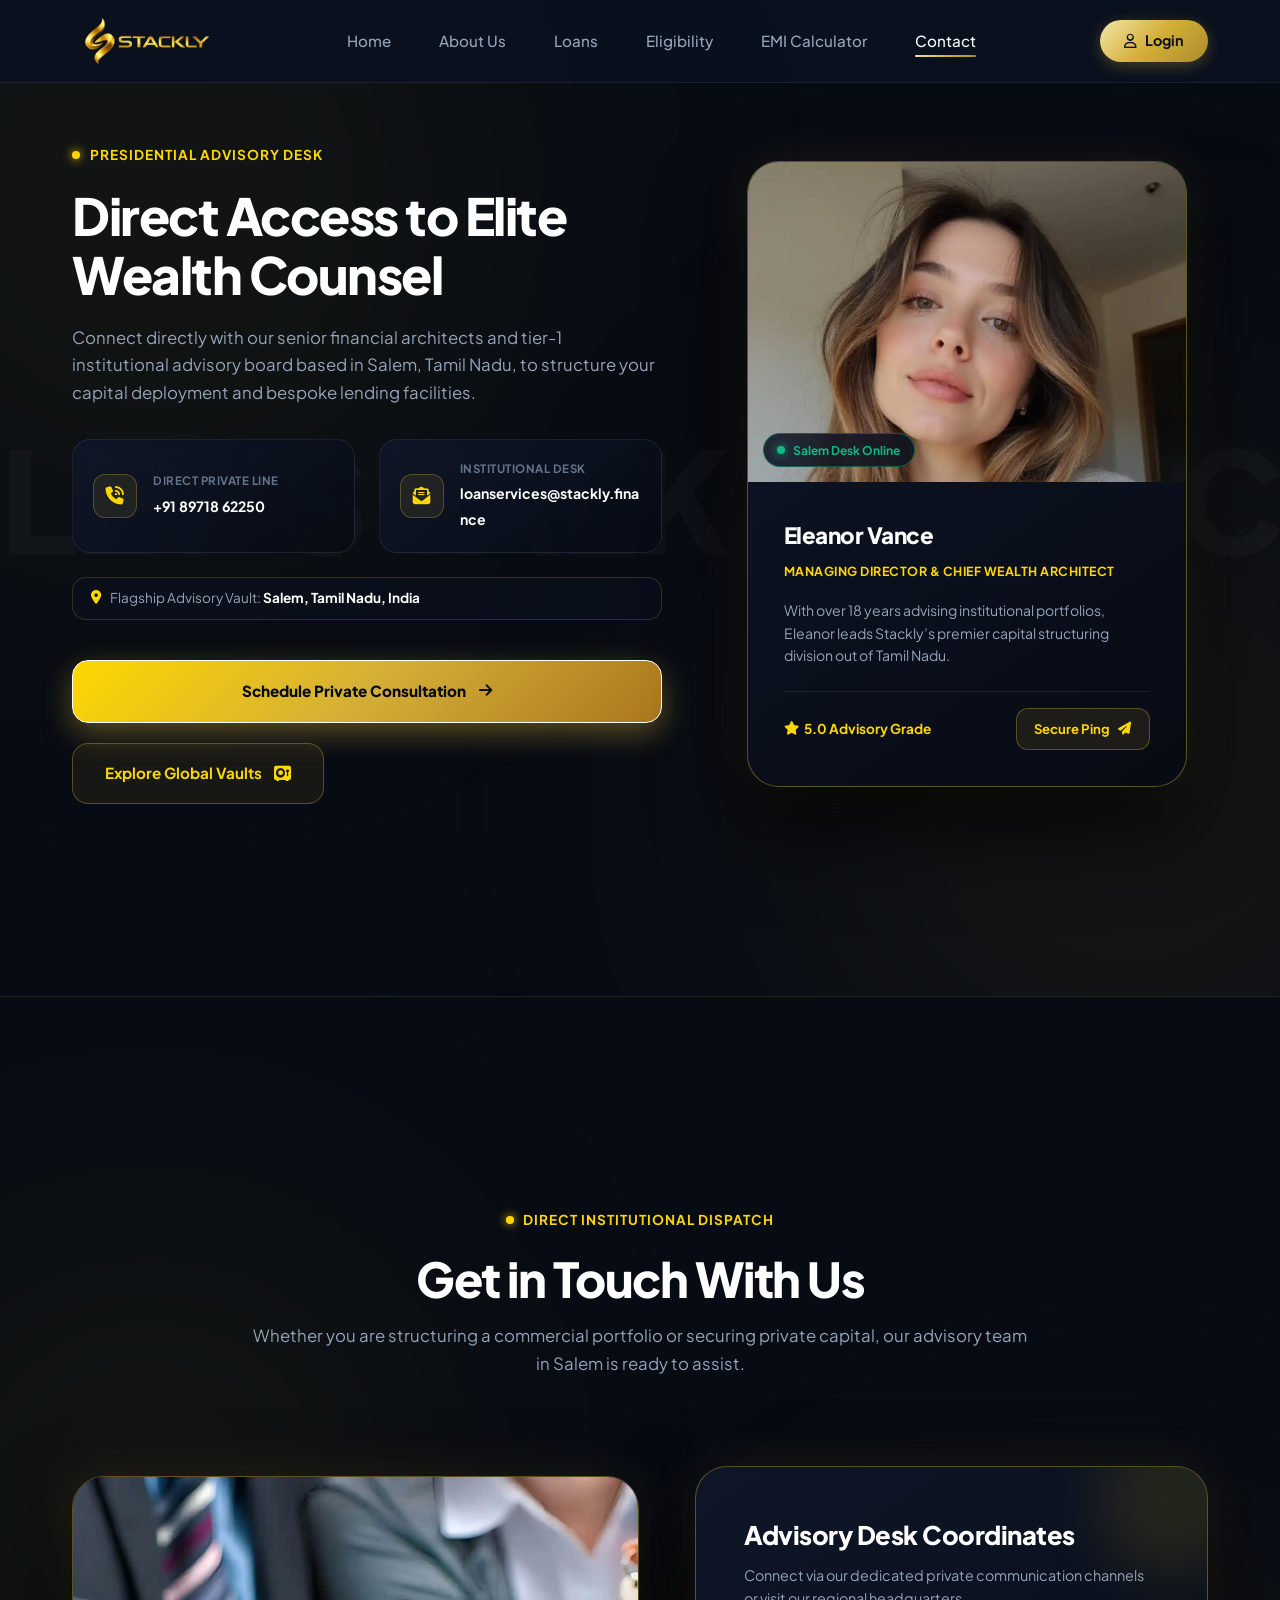
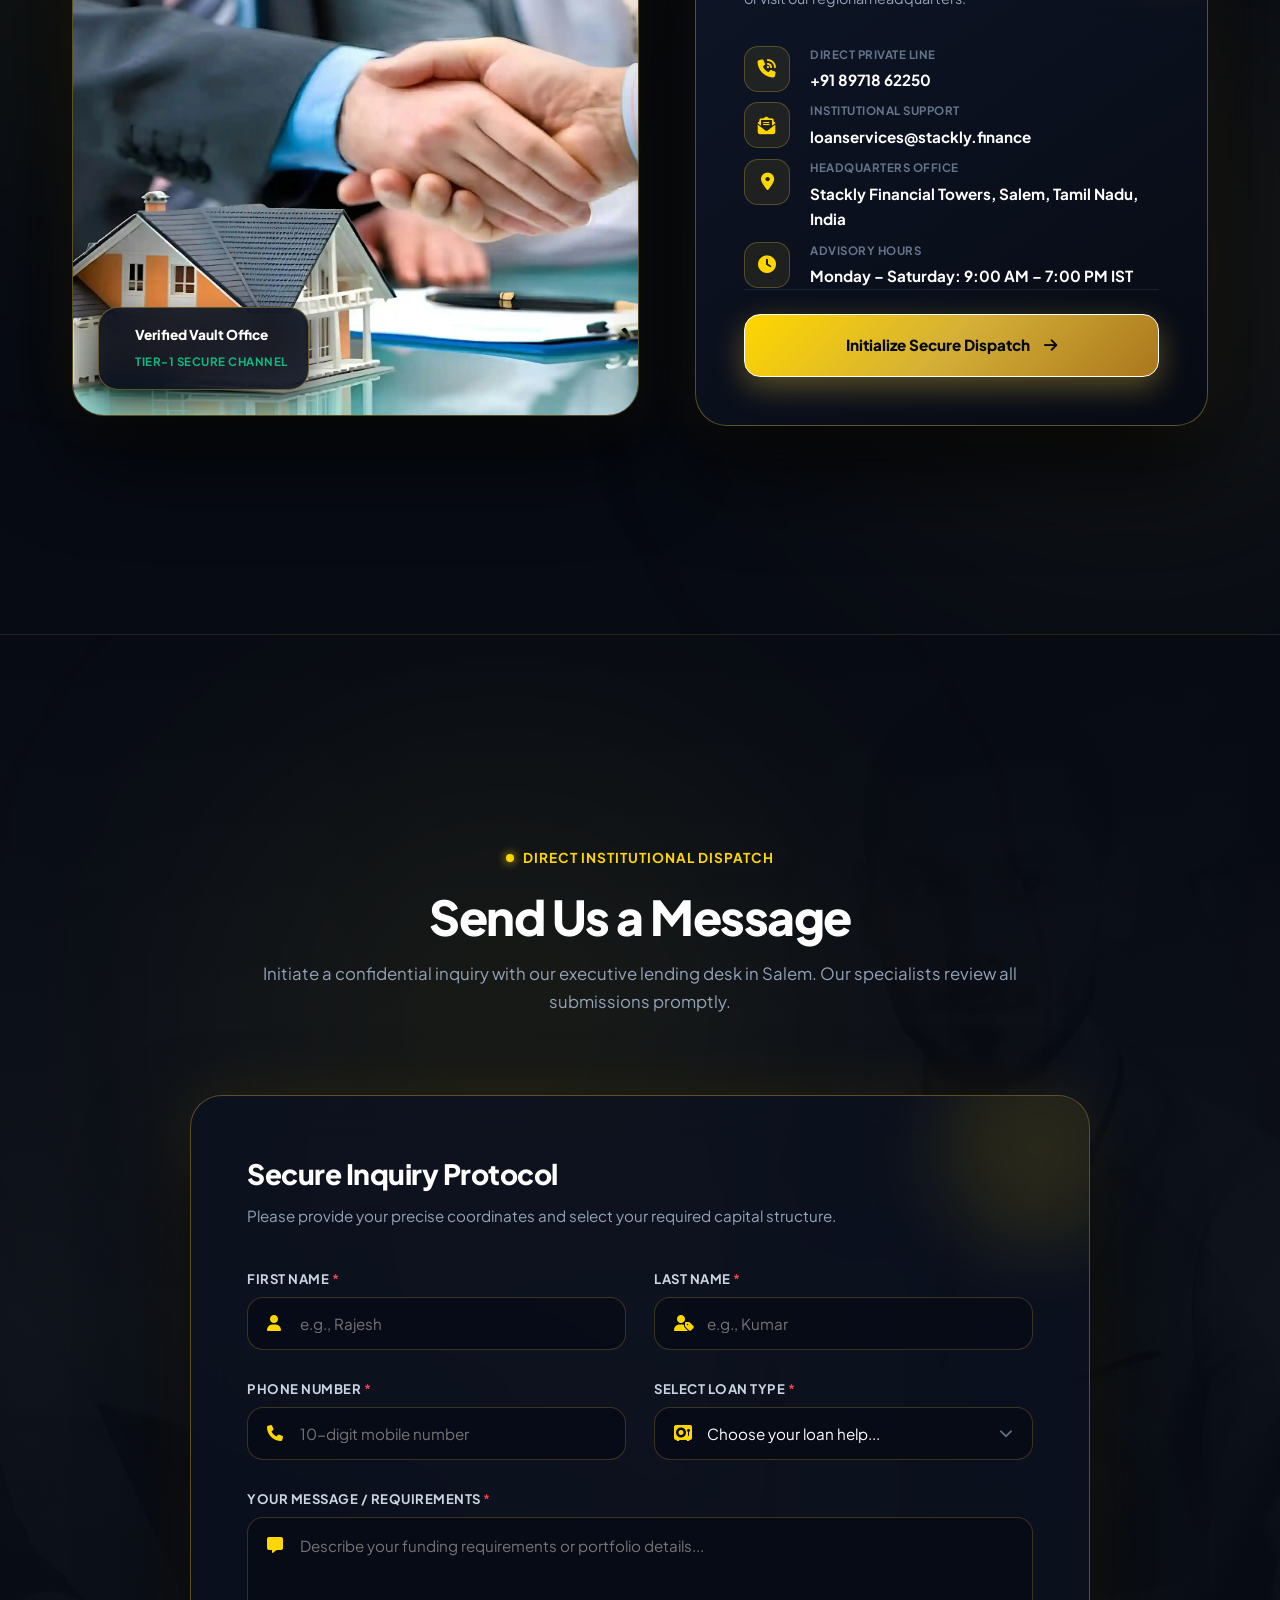
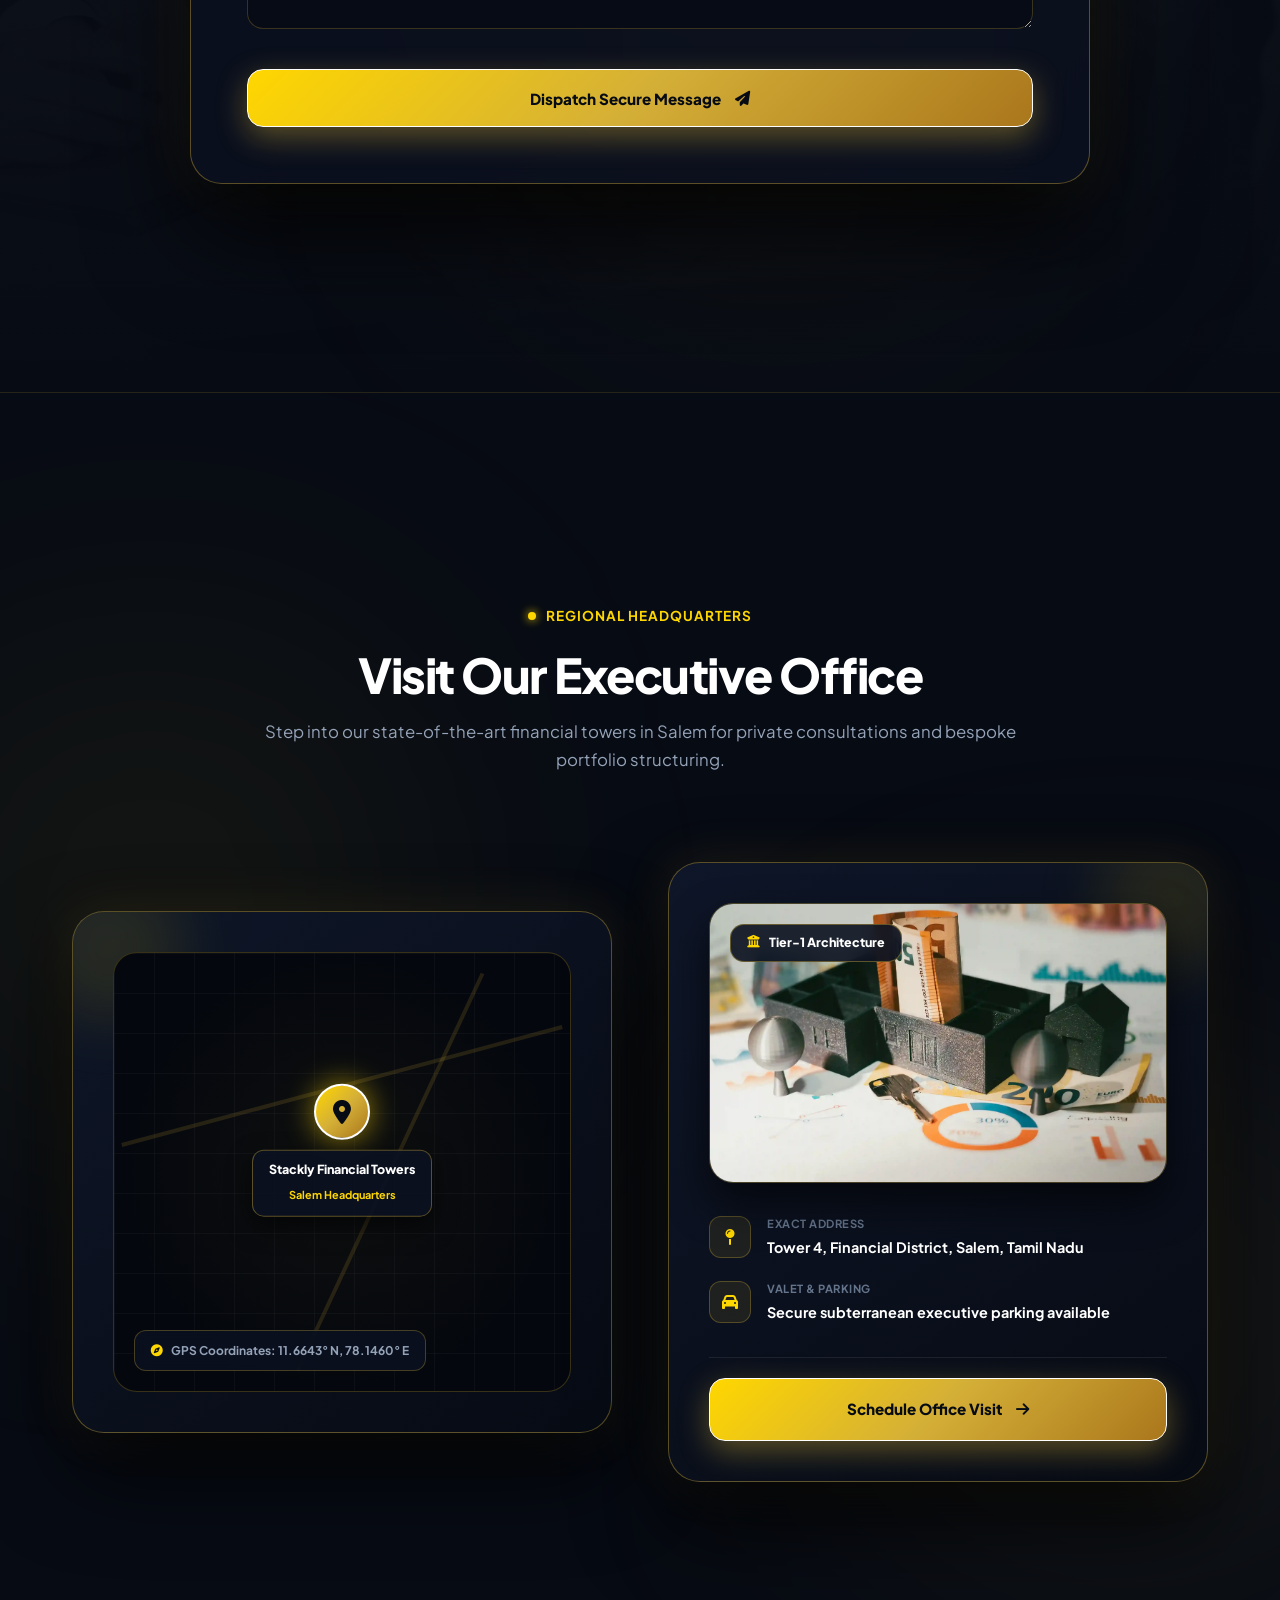
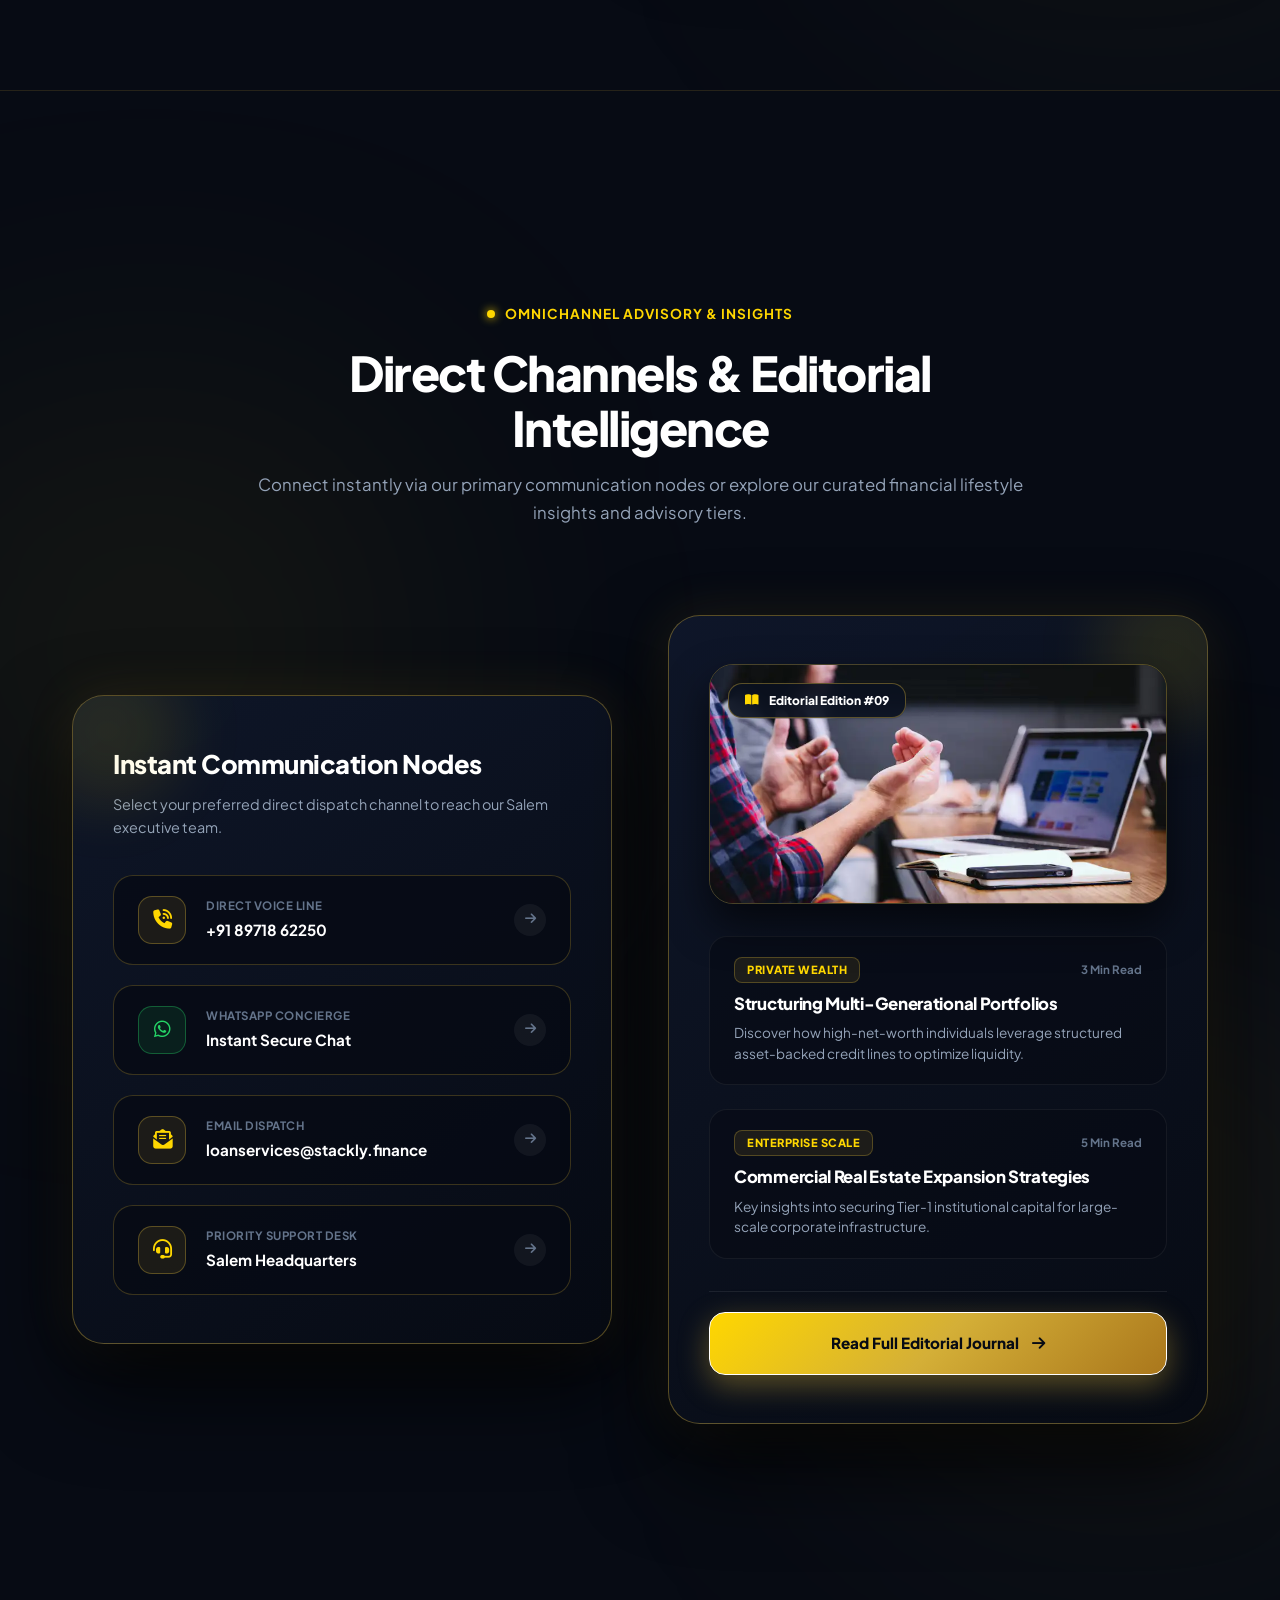
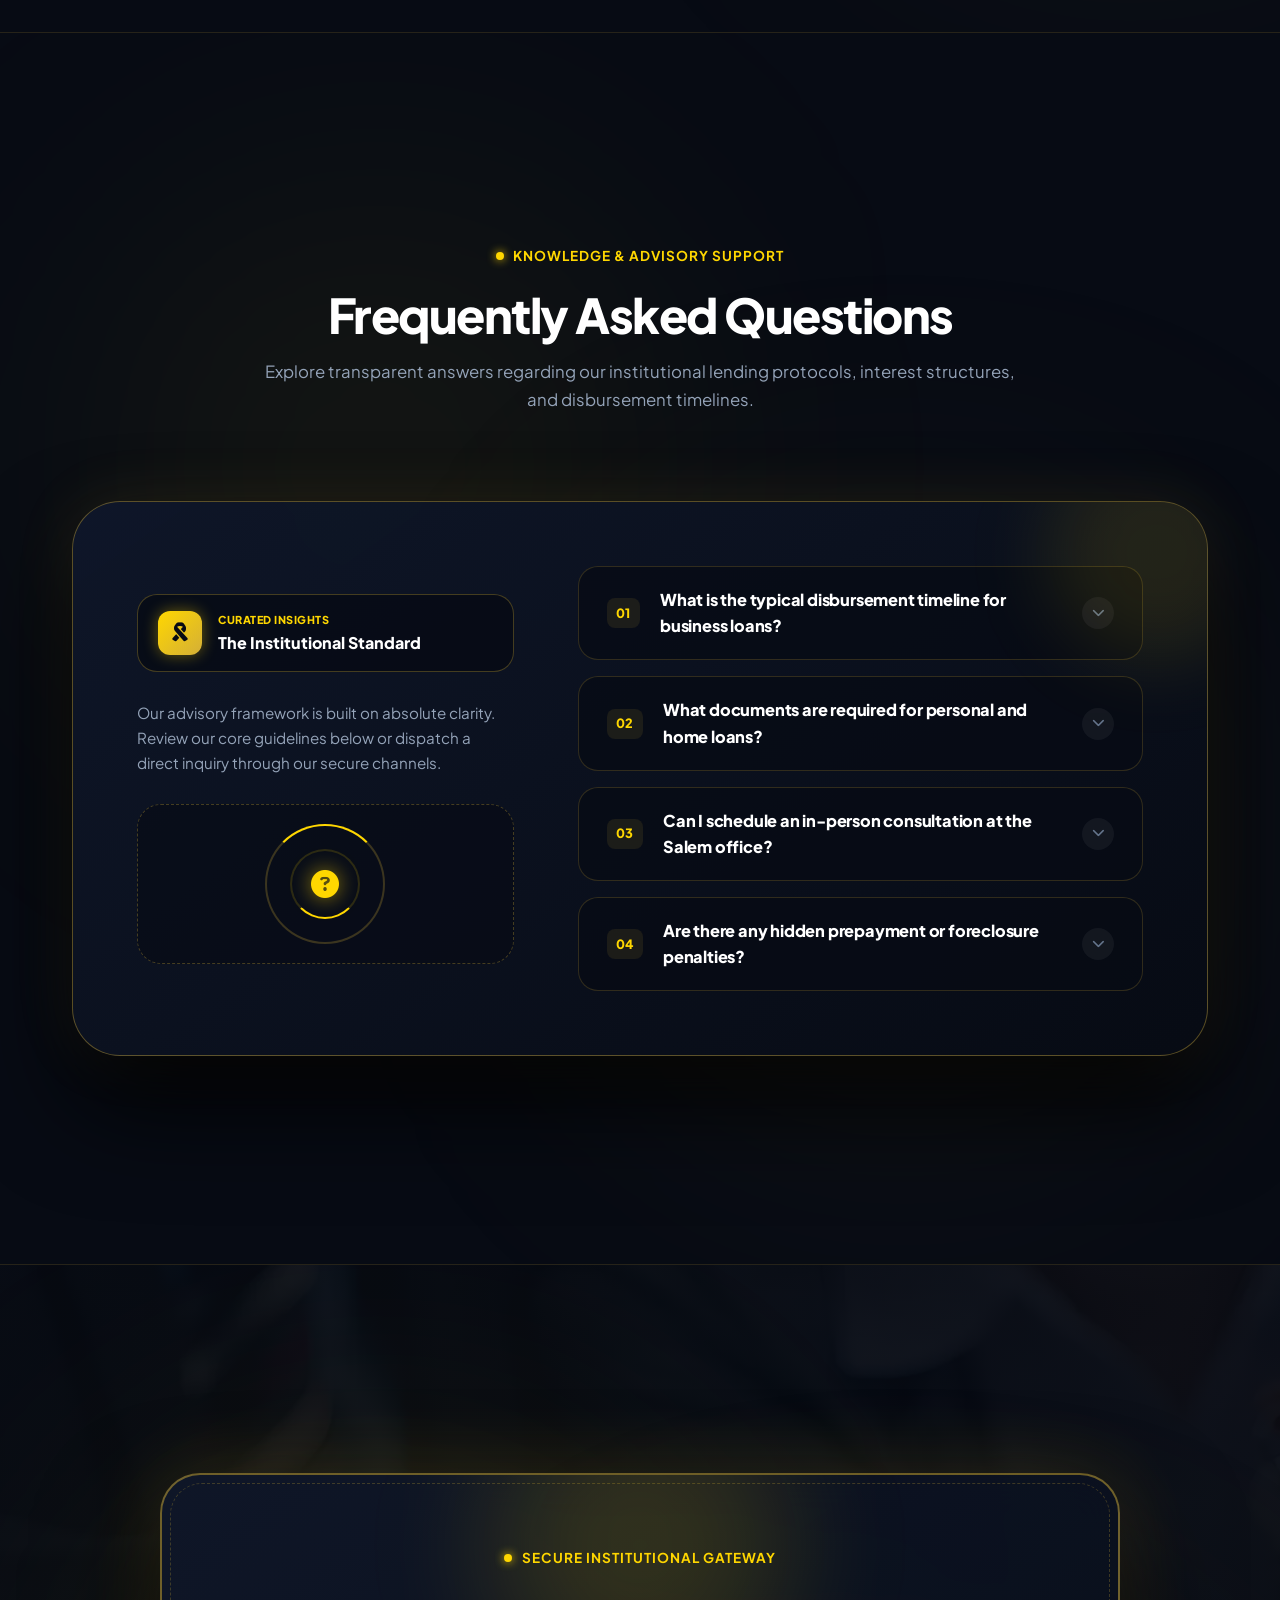
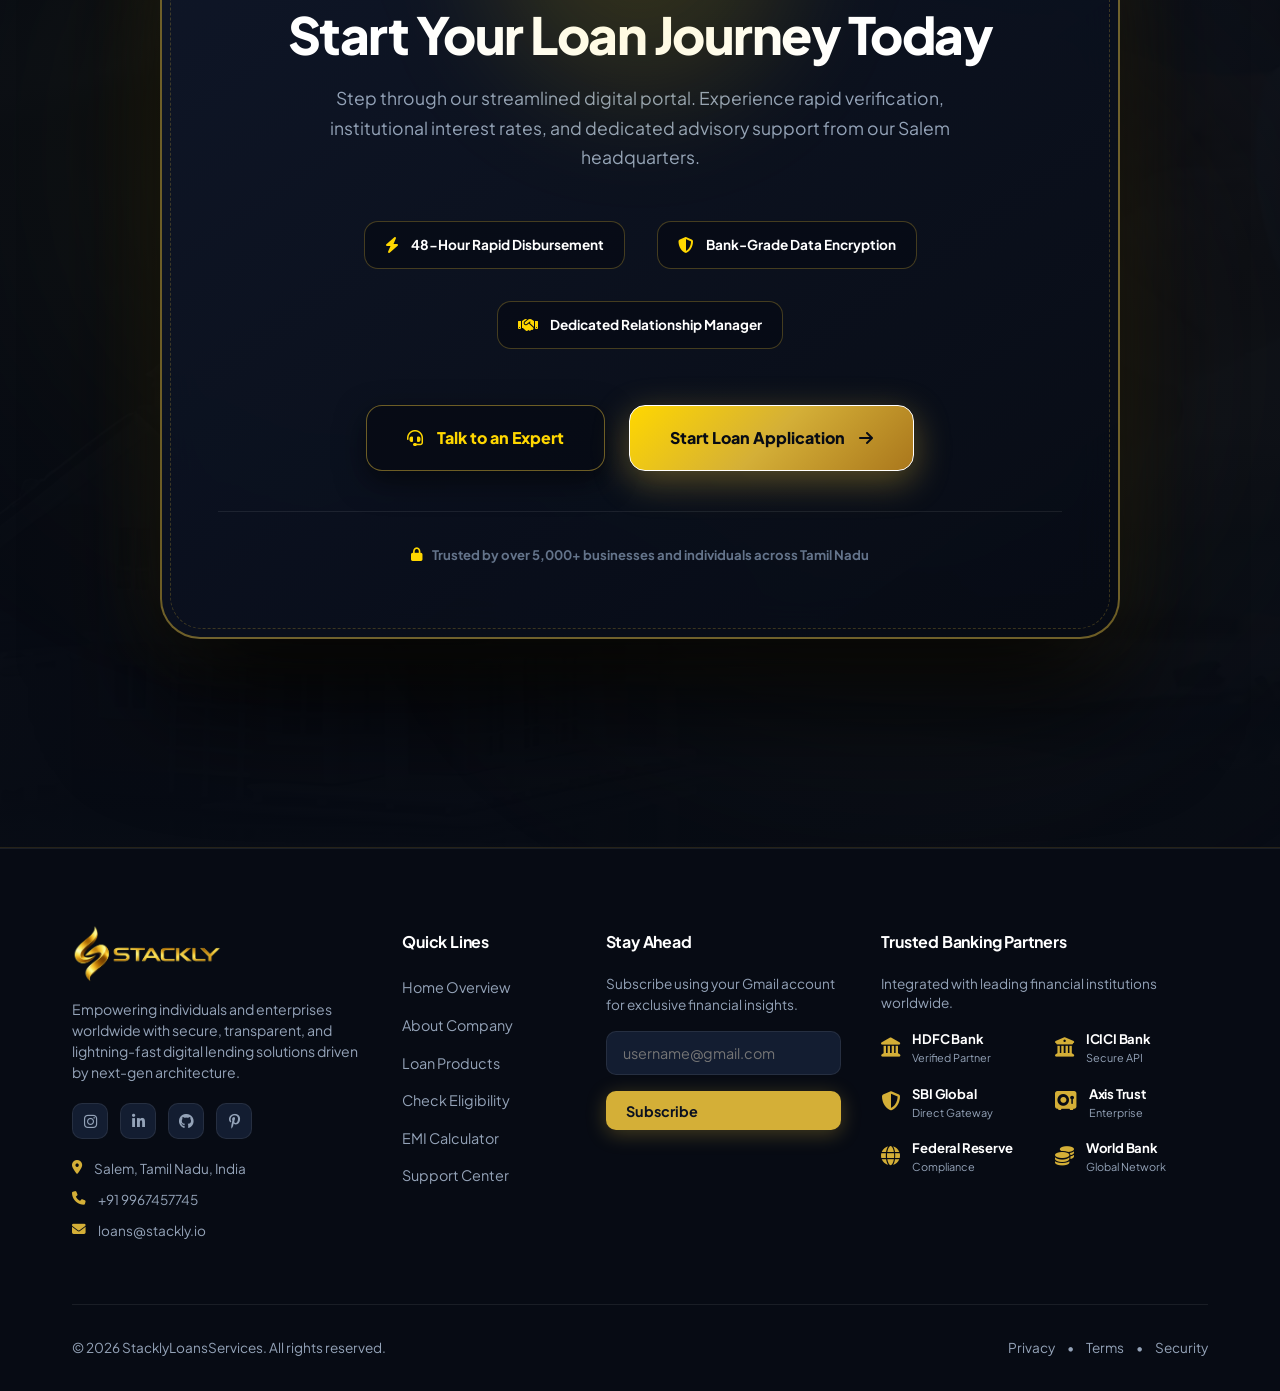
<file: contact.html>
<!DOCTYPE html>
<html lang="en">
<head>
    <meta charset="UTF-8">
    <meta name="viewport" content="width=device-width, initial-scale=1.0">
    <title>Stackly | Premium Loan Services & Financial Solutions</title>
    <!-- Google Fonts -->
    <link rel="preconnect" href="https://fonts.googleapis.com">
    <link rel="preconnect" href="https://fonts.gstatic.com" crossorigin>
    <link href="https://fonts.googleapis.com/css2?family=Plus+Jakarta+Sans:wght@300;400;500;600;700;800&display=swap" rel="stylesheet">
    <!-- FontAwesome Icons -->
    <link rel="stylesheet" href="https://cdnjs.cloudflare.com/ajax/libs/font-awesome/6.4.0/css/all.min.css">
    
    <style>
        /* ==========================================
           STACKLY PROFESSIONAL THEME STYLES
           ========================================== */
        :root {
            --bg-main: #0B1120;
            --bg-card: #131D31;
            --bg-card-hover: #1A2640;
            --accent-gold: #D4AF37;
            --accent-gold-light: #F3E5AB;
            --accent-gold-gradient: linear-gradient(135deg, #F3E5AB 0%, #D4AF37 50%, #AA8C2C 100%);
            --primary-blue: #3B82F6;
            --text-main: #F8FAFC;
            --text-muted: #94A3B8;
            --border-color: rgba(255, 255, 255, 0.08);
            --transition: all 0.4s cubic-bezier(0.4, 0, 0.2, 1);
        }

        * {
            margin: 0;
            padding: 0;
            box-sizing: border-box;
            font-family: 'Plus Jakarta Sans', sans-serif;
            scroll-behavior: smooth;
        }

        body {
            background-color: var(--bg-main);
            color: var(--text-main);
            overflow-x: hidden;
            line-height: 1.6;
        }

        .container {
            max-width: 1200px;
            margin: 0 auto;
            padding: 0 2rem;
        }

        .gradient-text {
            background: var(--accent-gold-gradient);
            -webkit-background-clip: text;
            -webkit-text-fill-color: transparent;
        }

        /* Header & Navigation */
        .header {
            position: fixed;
            top: 0;
            left: 0;
            width: 100%;
            z-index: 1000;
            background: rgba(11, 17, 32, 0.9);
            backdrop-filter: blur(12px);
            border-bottom: 1px solid var(--border-color);
            transition: var(--transition);
        }

        .nav-container {
            max-width: 1200px;
            margin: 0 auto;
            padding: 1rem 2rem;
            display: flex;
            align-items: center;
            justify-content: space-between;
        }

        .logo {
            display: flex;
            align-items: center;
            gap: 0.95rem;
            text-decoration: none;
            z-index: 1002;
        }

        /* Larger Custom Logo Image Styles */
        .logo-img {
            width: 150px;
            height: 50px;
            object-fit: contain;
            border-radius: 12px;
        }

        .logo-text {
            font-size: 1.5rem;
            font-weight: 800;
            color: var(--text-main);
        }

        .logo-text span { color: var(--accent-gold); }

        .nav-menu {
            display: flex;
            gap: 3rem;
            align-items: center;
        }

        .nav-link {
            text-decoration: none;
            color: var(--text-muted);
            font-weight: 500;
            font-size: 0.95rem;
            transition: var(--transition);
            position: relative;
        }

        .nav-link:hover, .nav-link.active {
            color: var(--text-main);
        }

        .nav-link::after {
            content: '';
            position: absolute;
            bottom: -4px;
            left: 0;
            width: 0;
            height: 2px;
            background: var(--accent-gold-gradient);
            transition: var(--transition);
            border-radius: 2px;
        }

        .nav-link:hover::after, .nav-link.active::after {
            width: 100%;
        }

        .nav-right {
            display: flex;
            align-items: center;
            gap: 1rem;
            z-index: 1002;
        }

        /* Gold Login Button (Now redirects to login.html) */
        .btn-login {
            background: var(--accent-gold-gradient);
            color: #0B1120;
            padding: 0.6rem 1.5rem;
            border-radius: 50px;
            font-weight: 700;
            font-size: 0.9rem;
            cursor: pointer;
            transition: var(--transition);
            display: flex;
            align-items: center;
            gap: 0.5rem;
            text-decoration: none;
            box-shadow: 0 4px 15px rgba(212, 175, 55, 0.3);
            border: none;
        }

        .btn-login:hover {
            transform: translateY(-2px);
            box-shadow: 0 6px 20px rgba(212, 175, 55, 0.5);
        }

        .hamburger {
            display: none;
            flex-direction: column;
            gap: 6px;
            cursor: pointer;
        }

        .hamburger span {
            display: block;
            width: 28px;
            height: 2px;
            background: var(--text-main);
            transition: var(--transition);
        }

        .hamburger.active span:nth-child(1) { transform: translateY(8px) rotate(45deg); }
        .hamburger.active span:nth-child(2) { opacity: 0; }
        .hamburger.active span:nth-child(3) { transform: translateY(-8px) rotate(-45deg); }

        /* ==========================================
           DYNAMIC CAROUSEL HERO SECTION
           ========================================== */
        .hero-carousel-section {
            position: relative;
            padding: 11rem 0 5rem;
            min-height: 90vh;
            display: flex;
            align-items: center;
            overflow: hidden;
            background: linear-gradient(135deg, rgba(11, 17, 32, 0.90) 0%, rgba(11, 17, 32, 0.70) 100%),
                        url('./1\ \(16\).webp') center/cover no-repeat;
        }

        .carousel-container {
            position: relative;
            width: 100%;
        }

        .carousel-slide {
            display: none;
            grid-template-columns: 1.1fr 0.9fr;
            gap: 4rem;
            align-items: center;
            opacity: 0;
            transition: opacity 0.6s ease-in-out;
        }

        .carousel-slide.active {
            display: grid;
            opacity: 1;
            animation: fadeIn 0.8s ease forwards;
        }

        @keyframes fadeIn {
            from { opacity: 0; transform: translateY(15px); }
            to { opacity: 1; transform: translateY(0); }
        }

        .slide-content .badge-tag {
            display: inline-flex;
            align-items: center;
            gap: 0.5rem;
            background: rgba(212, 175, 55, 0.12);
            border: 1px solid rgba(212, 175, 55, 0.4);
            color: var(--accent-gold);
            padding: 0.4rem 1rem;
            border-radius: 50px;
            font-size: 0.85rem;
            font-weight: 600;
            margin-bottom: 1.5rem;
        }

        .slide-content h1 {
            font-size: 3.5rem;
            font-weight: 800;
            line-height: 1.15;
            letter-spacing: -1px;
            margin-bottom: 1.5rem;
        }

        .slide-content p {
            color: var(--text-muted);
            font-size: 1.15rem;
            margin-bottom: 2.5rem;
            max-width: 520px;
        }

        .slide-features {
            display: flex;
            gap: 2rem;
            margin-bottom: 2.5rem;
        }

        .slide-feature-item {
            display: flex;
            align-items: center;
            gap: 0.75rem;
            font-weight: 600;
            font-size: 0.95rem;
        }

        .slide-feature-item i {
            color: var(--accent-gold);
            background: rgba(212, 175, 55, 0.1);
            padding: 8px;
            border-radius: 8px;
        }

        .slide-actions {
            display: flex;
            gap: 1rem;
            align-items: center;
            flex-wrap: wrap;
        }

        .btn-primary {
            background: var(--accent-gold-gradient);
            color: #0B1120;
            padding: 0.85rem 2rem;
            border-radius: 50px;
            font-weight: 700;
            text-decoration: none;
            display: inline-flex;
            align-items: center;
            gap: 0.75rem;
            box-shadow: 0 4px 20px rgba(212, 175, 55, 0.3);
            transition: var(--transition);
        }

        .btn-primary:hover {
            transform: translateY(-2px);
            box-shadow: 0 6px 25px rgba(212, 175, 55, 0.5);
        }

        .btn-outline {
            background: rgba(11, 17, 32, 0.4);
            color: var(--text-main);
            border: 1px solid var(--border-color);
            padding: 0.85rem 2rem;
            border-radius: 50px;
            font-weight: 600;
            text-decoration: none;
            transition: var(--transition);
        }

        .btn-outline:hover {
            border-color: var(--accent-gold);
            color: var(--accent-gold-light);
            background: rgba(212, 175, 55, 0.05);
        }

        /* 3D Visual Card Styles */
        .slide-image-wrapper {
            position: relative;
            display: flex;
            justify-content: center;
            align-items: center;
        }

        .spiral-visual-card {
            background: rgba(19, 29, 49, 0.75);
            backdrop-filter: blur(12px);
            border: 1px solid rgba(212, 175, 55, 0.35);
            border-radius: 28px;
            overflow: hidden;
            box-shadow: 0 25px 50px rgba(0, 0, 0, 0.7), 0 0 40px rgba(212, 175, 55, 0.15);
            max-width: 400px;
            width: 100%;
            position: relative;
            text-align: center;
            padding: 1.25rem 1rem 1rem 1rem;
        }

        .spiral-visual-card img {
            width: 100%;
            height: 300px;
            object-fit: contain;
            display: block;
            filter: drop-shadow(0 10px 15px rgba(0,0,0,0.5));
            animation: floatGlow 4s ease-in-out infinite;
        }

        @keyframes floatGlow {
            0%, 100% { transform: translateY(0); }
            50% { transform: translateY(-8px); }
        }

        .card-floating-tag {
            margin-top: 1rem;
            background: rgba(11, 17, 32, 0.9);
            border: 1px solid rgba(212, 175, 55, 0.3);
            padding: 0.85rem 1.25rem;
            border-radius: 14px;
            display: flex;
            justify-content: space-between;
            align-items: center;
            text-align: left;
        }

        /* Carousel Navigation Controls */
        .carousel-controls {
            display: flex;
            justify-content: space-between;
            align-items: center;
            margin-top: 3rem;
            padding-top: 2rem;
            border-top: 1px solid var(--border-color);
        }

        .carousel-dots {
            display: flex;
            gap: 10px;
        }

        .dot {
            width: 12px;
            height: 12px;
            border-radius: 50%;
            background: var(--border-color);
            cursor: pointer;
            transition: var(--transition);
        }

        .dot.active {
            width: 36px;
            border-radius: 6px;
            background: var(--accent-gold-gradient);
        }

        .carousel-arrows {
            display: flex;
            gap: 1rem;
        }

        .carousel-arrow-btn {
            width: 44px;
            height: 44px;
            background: var(--bg-card);
            border: 1px solid var(--border-color);
            border-radius: 50%;
            color: var(--text-main);
            display: flex;
            align-items: center;
            justify-content: center;
            cursor: pointer;
            transition: var(--transition);
        }

        .carousel-arrow-btn:hover {
            background: var(--accent-gold);
            color: #0B1120;
            border-color: var(--accent-gold);
        }

        /* Footer */
        .footer {
            background: #070B14;
            border-top: 1px solid var(--border-color);
            padding: 4rem 0 2rem;
            text-align: center;
            color: var(--text-muted);
            font-size: 0.85rem;
        }

        /* Mobile Responsiveness */
        @media (max-width: 992px) {
            .hero-carousel-section {
                padding: 9rem 0 4rem;
                min-height: auto;
            }
            .carousel-slide { 
                grid-template-columns: 1fr; 
                text-align: center; 
                gap: 2.5rem; 
            }
            .slide-content h1 {
                font-size: 2.5rem;
            }
            .slide-content p { 
                margin: 0 auto 2rem; 
                font-size: 1rem;
            }
            .slide-features { 
                justify-content: center; 
                flex-wrap: wrap; 
                gap: 1rem;
            }
            .slide-actions { 
                justify-content: center; 
            }
            .spiral-visual-card { 
                max-width: 320px; 
                margin: 0 auto; 
            }
            
            .nav-menu {
                position: fixed;
                top: 0;
                left: -100%;
                width: 100vw;
                height: 100vh;
                background: var(--bg-main);
                flex-direction: column;
                justify-content: center;
                align-items: center;
                gap: 2rem;
                transition: var(--transition);
                z-index: 1001;
                padding: 2rem;
            }
            .nav-menu.active {
                left: 0;
            }
            .nav-menu .nav-link {
                font-size: 1.25rem;
                font-weight: 600;
            }
            .hamburger {
                display: flex;
            }
            .nav-right .btn-login {
                display: none;
            }
            .mobile-login-container {
                display: block;
                margin-top: 1rem;
            }
        }

        @media (max-width: 576px) {
            .container {
                padding: 0 1.25rem;
            }
            .slide-content h1 {
                font-size: 2rem;
            }
            .slide-actions {
                flex-direction: column;
                width: 100%;
            }
            .btn-primary, .btn-outline {
                width: 100%;
                justify-content: center;
            }
            .carousel-controls {
                margin-top: 2rem;
                padding-top: 1.25rem;
            }
        }

        @media (min-width: 993px) {
            .mobile-login-container { display: none; }
        }
    </style>
</head>
<body>

    <!-- Header / Navigation -->
    <header id="header" class="header">
        <div class="nav-container">
            <!-- Left: Larger Custom Logo Image -->
            <a href="./index.html" class="logo">
                <img src="./gold.webp" alt="Stackly Logo" class="logo-img">
               
            </a>

            <!-- Center: Navigation Menu -->
            <nav class="nav-menu" id="navMenu">
                <a href="./index.html" class="nav-link ">Home</a>
                <a href="./about.html" class="nav-link">About Us</a>
                <a href="./loans.html" class="nav-link">Loans</a>
                <a href="./eligibility.html" class="nav-link">Eligibility</a>
                <a href="./emi calculator.html" class="nav-link">EMI Calculator</a>
                <a href="./contact.html" class="nav-link active">Contact</a>
                
                <!-- Login Button inside Mobile Menu View (Links to login.html) -->
                <div class="mobile-login-container">
                    <a href="./login.html" class="btn-login">
                        <i class="fa-regular fa-user"></i> Login
                    </a>
                </div>
            </nav>

            <!-- Right: Desktop Login Button (Links to login.html) & Hamburger Toggle -->
            <div class="nav-right">
                <a href="./login.html" class="btn-login">
                    <i class="fa-regular fa-user"></i> Login
                </a>
                <div class="hamburger" id="hamburger">
                    <span></span>
                    <span></span>
                    <span></span>
                </div>
            </div>
        </div>
    </header>
<!-- PRESIDENTIAL ADVISOR CONTACT HERO SECTION -->
    <section class="stackly-contact-hero-section">
        
        <!-- Ambient Cinematic Background Glows -->
        <div class="contact-ambient-glow glow-top-left"></div>
        <div class="contact-ambient-glow glow-bottom-right"></div>

        <!-- Oversized Background Typography ("LET'S TALK FINANCE") -->
        <div class="oversized-bg-typography" aria-hidden="true">
            <span>LET'S TALK FINANCE</span>
        </div>

        <div class="container contact-hero-container">
            
            <div class="contact-hero-grid">
                
                <!-- Left Column: Content & Gold CTAs -->
                <div class="contact-hero-content">
                    
                    <div class="gold-text-desk-label">
                        <span class="pulse-dot"></span>
                        <span>Presidential Advisory Desk</span>
                    </div>

                    <h1 class="contact-hero-headline">
                        Direct Access to <span class="luxury-gold-gradient">Elite Wealth Counsel</span>
                    </h1>

                    <p class="contact-hero-sub">
                        Connect directly with our senior financial architects and tier-1 institutional advisory board based in Salem, Tamil Nadu, to structure your capital deployment and bespoke lending facilities.
                    </p>

                    <!-- Contact Channels Grid -->
                    <div class="contact-channels-quick">
                        <div class="channel-box">
                            <div class="c-icon"><i class="fa-solid fa-phone-volume"></i></div>
                            <div>
                                <span class="c-lbl">Direct Private Line</span>
                                <a href="tel:8971862250" class="c-val">+91 89718 62250</a>
                            </div>
                        </div>

                        <div class="channel-box">
                            <div class="c-icon"><i class="fa-solid fa-envelope-open-text"></i></div>
                            <div>
                                <span class="c-lbl">Institutional Desk</span>
                                <a href="mailto:loanservices@stackly.finance" class="c-val">loanservices@stackly.finance</a>
                            </div>
                        </div>
                    </div>

                    <!-- Regional Location Indicator -->
                    <div class="regional-location-badge">
                        <i class="fa-solid fa-location-dot"></i>
                        <span>Flagship Advisory Vault: <strong>Salem, Tamil Nadu, India</strong></span>
                    </div>

                    <!-- Gold Contact CTAs -->
                    <div class="contact-cta-button-row">
                        <a href="404.html" class="gold-contact-main-btn">
                            <span>Schedule Private Consultation</span>
                            <i class="fa-solid fa-arrow-right"></i>
                        </a>
                        <a href="404.html" class="secondary-vault-btn">
                            <span>Explore Global Vaults</span>
                            <i class="fa-solid fa-vault"></i>
                        </a>
                    </div>

                </div>

                <!-- Right Column: Presidential Advisor Portrait Card -->
                <div class="contact-advisor-column">
                    <div class="advisor-cinematic-card">
                        
                        <div class="advisor-card-glow"></div>
                        
                        <!-- Advisor Image Container -->
                        <div class="advisor-img-wrapper">
                            <img src="./uifaces-popular-avatar (5)_38_11zon.webp" alt="Presidential Financial Advisor" class="advisor-portrait">
                            <div class="advisor-status-badge">
                                <span class="pulse-dot-green"></span>
                                <span>Salem Desk Online</span>
                            </div>
                        </div>

                        <!-- Advisor Details Box -->
                        <div class="advisor-details-box">
                            <div class="advisor-titles">
                                <h3>Eleanor Vance</h3>
                                <span class="advisor-role">Managing Director & Chief Wealth Architect</span>
                            </div>
                            <p class="advisor-bio">
                                With over 18 years advising institutional portfolios, Eleanor leads Stackly’s premier capital structuring division out of Tamil Nadu.
                            </p>
                            <div class="advisor-footer-row">
                                <div class="advisor-rating">
                                    <i class="fa-solid fa-star"></i>
                                    <span>5.0 Advisory Grade</span>
                                </div>
                                <a href="404.html" class="direct-ping-btn">
                                    <span>Secure Ping</span>
                                    <i class="fa-solid fa-paper-plane"></i>
                                </a>
                            </div>
                        </div>

                    </div>
                </div>

            </div>

        </div>
    </section>

    <!-- CSS STYLES FOR CONTACT HERO SECTION -->
    <style>
        .stackly-contact-hero-section {
            background-color: #070b14;
            color: #ffffff;
            padding: 9rem 0 12rem 0;
            font-family: 'Plus Jakarta Sans', sans-serif;
            position: relative;
            overflow: hidden;
            border-bottom: 1px solid rgba(212, 175, 55, 0.15);
        }

        /* Ambient Cinematic Glows */
        .contact-ambient-glow {
            position: absolute;
            width: 600px;
            height: 600px;
            border-radius: 50%;
            filter: blur(180px);
            pointer-events: none;
            z-index: 1;
        }

        .contact-ambient-glow.glow-top-left {
            top: -100px;
            left: -150px;
            background: rgba(255, 215, 0, 0.08);
        }

        .contact-ambient-glow.glow-bottom-right {
            bottom: -100px;
            right: -150px;
            background: rgba(212, 175, 55, 0.1);
        }

        /* Oversized Background Typography ("LET'S TALK FINANCE") */
        .oversized-bg-typography {
            position: absolute;
            top: 50%;
            left: 50%;
            transform: translate(-50%, -50%);
            width: 100%;
            text-align: center;
            z-index: 1;
            pointer-events: none;
            user-select: none;
            opacity: 0.025;
        }

        .oversized-bg-typography span {
            font-size: 11vw;
            font-weight: 900;
            letter-spacing: -2px;
            color: #ffffff;
            white-space: nowrap;
            line-height: 1;
        }

        .contact-hero-container {
            position: relative;
            z-index: 2;
        }

        .contact-hero-grid {
            display: grid;
            grid-template-columns: 1.1fr 0.9fr;
            gap: 4rem;
            align-items: center;
        }

        .contact-hero-content {
            display: flex;
            flex-direction: column;
        }

        /* Plain Text Label with Gold Color and Pulse Dot */
        .gold-text-desk-label {
            display: inline-flex;
            align-items: center;
            gap: 0.6rem;
            font-size: 0.85rem;
            font-weight: 700;
            color: #FFD700;
            text-transform: uppercase;
            letter-spacing: 1px;
            margin-bottom: 1.25rem;
        }

        .gold-text-desk-label .pulse-dot {
            width: 8px;
            height: 8px;
            background: #FFD700;
            border-radius: 50%;
            box-shadow: 0 0 10px #FFD700;
            display: inline-block;
            animation: pulseGold 2s infinite;
        }

        @keyframes pulseGold {
            0%, 100% { transform: scale(1); opacity: 1; }
            50% { transform: scale(1.3); opacity: 0.6; }
        }

        .contact-hero-headline {
            font-size: 3.2rem;
            font-weight: 800;
            line-height: 1.15;
            letter-spacing: -1.5px;
            margin: 0 0 1.25rem 0;
        }

        .contact-hero-sub {
            font-size: 1.05rem;
            color: #94a3b8;
            line-height: 1.65;
            margin-bottom: 2rem;
        }

        /* Quick Contact Channels */
        .contact-channels-quick {
            display: grid;
            grid-template-columns: 1fr 1fr;
            gap: 1.5rem;
            margin-bottom: 1.5rem;
        }

        .channel-box {
            background: linear-gradient(145deg, rgba(15, 23, 42, 0.9) 0%, rgba(7, 11, 20, 0.9) 100%);
            border: 1px solid rgba(255, 255, 255, 0.08);
            border-radius: 18px;
            padding: 1.25rem;
            display: flex;
            align-items: center;
            gap: 1rem;
            transition: all 0.3s ease;
        }

        .channel-box:hover {
            border-color: rgba(212, 175, 55, 0.4);
            transform: translateY(-2px);
        }

        .c-icon {
            width: 44px;
            height: 44px;
            background: rgba(212, 175, 55, 0.1);
            border: 1px solid rgba(212, 175, 55, 0.3);
            border-radius: 12px;
            display: flex;
            align-items: center;
            justify-content: center;
            color: #FFD700;
            font-size: 1.1rem;
            flex-shrink: 0;
        }

        .c-lbl {
            font-size: 0.72rem;
            font-weight: 700;
            color: #64748b;
            text-transform: uppercase;
            letter-spacing: 0.5px;
            display: block;
            margin-bottom: 0.15rem;
        }

        .c-val {
            font-size: 0.88rem;
            font-weight: 700;
            color: #ffffff;
            text-decoration: none;
            transition: color 0.2s ease;
            word-break: break-all;
        }

        .c-val:hover {
            color: #FFD700;
        }

        /* Regional Location Badge */
        .regional-location-badge {
            display: inline-flex;
            align-items: center;
            gap: 0.6rem;
            font-size: 0.85rem;
            color: #94a3b8;
            background: rgba(11, 17, 32, 0.6);
            border: 1px solid rgba(212, 175, 55, 0.2);
            padding: 0.6rem 1.1rem;
            border-radius: 14px;
            margin-bottom: 2.5rem;
        }

        .regional-location-badge i {
            color: #FFD700;
        }

        .regional-location-badge strong {
            color: #ffffff;
        }

        /* Gold Contact CTAs */
        .contact-cta-button-row {
            display: flex;
            gap: 1.25rem;
            align-items: center;
            flex-wrap: wrap;
        }

        .gold-contact-main-btn {
            background: linear-gradient(135deg, #FFD700 0%, #D4AF37 50%, #AA771C 100%);
            border: 1px solid #ffffff;
            color: #070b14;
            padding: 1.1rem 2.2rem;
            border-radius: 16px;
            font-size: 0.95rem;
            font-weight: 800;
            text-decoration: none;
            display: inline-flex;
            align-items: center;
            gap: 0.85rem;
            box-shadow: 0 10px 30px rgba(212, 175, 55, 0.4);
            transition: all 0.35s cubic-bezier(0.165, 0.84, 0.44, 1);
            font-family: 'Plus Jakarta Sans', sans-serif;
        }

        .gold-contact-main-btn:hover {
            transform: translateY(-3px);
            box-shadow: 0 15px 40px rgba(255, 215, 0, 0.6);
            background: linear-gradient(135deg, #ffe552 0%, #e0bc43 50%, #b88322 100%);
        }

        .secondary-vault-btn {
            background: rgba(212, 175, 55, 0.08);
            border: 1px solid rgba(212, 175, 55, 0.35);
            color: #FFD700;
            padding: 1.1rem 2rem;
            border-radius: 16px;
            font-size: 0.95rem;
            font-weight: 700;
            text-decoration: none;
            display: inline-flex;
            align-items: center;
            gap: 0.75rem;
            transition: all 0.35s ease;
            font-family: 'Plus Jakarta Sans', sans-serif;
        }

        .secondary-vault-btn:hover {
            background: rgba(212, 175, 55, 0.18);
            border-color: #FFD700;
            transform: translateY(-3px);
            box-shadow: 0 10px 25px rgba(255, 215, 0, 0.2);
        }

        /* Presidential Advisor Cinematic Card */
        .contact-advisor-column {
            display: flex;
            align-items: center;
            justify-content: center;
        }

        .advisor-cinematic-card {
            width: 100%;
            max-width: 440px;
            background: linear-gradient(145deg, rgba(15, 23, 42, 0.95) 0%, rgba(7, 11, 20, 0.98) 100%);
            border: 1.5px solid rgba(212, 175, 55, 0.4);
            border-radius: 32px;
            overflow: hidden;
            box-shadow: 0 40px 90px rgba(0, 0, 0, 0.8), 0 0 50px rgba(212, 175, 55, 0.12);
            position: relative;
            transition: all 0.35s ease;
        }

        .advisor-cinematic-card:hover {
            transform: translateY(-5px);
            border-color: rgba(255, 215, 0, 0.7);
            box-shadow: 0 50px 110px rgba(0, 0, 0, 0.9), 0 0 40px rgba(255, 215, 0, 0.2);
        }

        .advisor-card-glow {
            position: absolute;
            top: -40px;
            right: -40px;
            width: 150px;
            height: 150px;
            background: rgba(255, 215, 0, 0.1);
            border-radius: 50%;
            filter: blur(30px);
            pointer-events: none;
        }

        .advisor-img-wrapper {
            position: relative;
            width: 100%;
            height: 320px;
            overflow: hidden;
        }

        .advisor-portrait {
            width: 100%;
            height: 100%;
            object-fit: cover;
            object-position: top center;
            transition: transform 0.5s ease;
        }

        .advisor-cinematic-card:hover .advisor-portrait {
            transform: scale(1.03);
        }

        .advisor-status-badge {
            position: absolute;
            bottom: 15px;
            left: 15px;
            background: rgba(11, 17, 32, 0.85);
            backdrop-filter: blur(10px);
            border: 1px solid rgba(16, 185, 129, 0.4);
            padding: 0.4rem 0.85rem;
            border-radius: 20px;
            display: inline-flex;
            align-items: center;
            gap: 0.5rem;
            font-size: 0.75rem;
            font-weight: 700;
            color: #10b981;
        }

        .pulse-dot-green {
            width: 8px;
            height: 8px;
            background: #10b981;
            border-radius: 50%;
            box-shadow: 0 0 10px #10b981;
            animation: pulseGreen 2s infinite;
        }

        @keyframes pulseGreen {
            0%, 100% { transform: scale(1); opacity: 1; }
            50% { transform: scale(1.3); opacity: 0.6; }
        }

        .advisor-details-box {
            padding: 2.25rem;
            display: flex;
            flex-direction: column;
            gap: 1rem;
        }

        .advisor-titles h3 {
            font-size: 1.4rem;
            font-weight: 800;
            color: #ffffff;
            margin: 0 0 0.2rem 0;
            letter-spacing: -0.5px;
        }

        .advisor-role {
            font-size: 0.78rem;
            font-weight: 700;
            color: #FFD700;
            text-transform: uppercase;
            letter-spacing: 0.5px;
        }

        .advisor-bio {
            font-size: 0.88rem;
            color: #94a3b8;
            line-height: 1.6;
            margin: 0;
        }

        .advisor-footer-row {
            display: flex;
            align-items: center;
            justify-content: space-between;
            padding-top: 1rem;
            border-top: 1px solid rgba(255, 255, 255, 0.08);
            margin-top: 0.5rem;
        }

        .advisor-rating {
            display: flex;
            align-items: center;
            gap: 0.35rem;
            color: #FFD700;
            font-size: 0.85rem;
            font-weight: 700;
        }

        .direct-ping-btn {
            background: rgba(212, 175, 55, 0.1);
            border: 1px solid rgba(212, 175, 55, 0.35);
            color: #FFD700;
            padding: 0.6rem 1.1rem;
            border-radius: 12px;
            font-size: 0.82rem;
            font-weight: 700;
            text-decoration: none;
            display: inline-flex;
            align-items: center;
            gap: 0.5rem;
            transition: all 0.3s ease;
        }

        .direct-ping-btn:hover {
            background: rgba(212, 175, 55, 0.2);
            border-color: #FFD700;
            color: #ffffff;
        }

        /* Responsive Breakpoints */
        @media (max-width: 992px) {
            .contact-hero-grid {
                grid-template-columns: 1fr;
                gap: 3.5rem;
                text-align: center;
            }
            .contact-channels-quick {
                grid-template-columns: 1fr;
            }
            .gold-text-desk-label {
                justify-content: center;
            }
            .contact-cta-button-row {
                justify-content: center;
            }
            .contact-hero-headline {
                font-size: 2.6rem;
            }
            .regional-location-badge {
                justify-content: center;
            }
            .advisor-cinematic-card {
                max-width: 100%;
            }
            .advisor-status-badge {
                left: 50%;
                transform: translateX(-50%);
                bottom: 15px;
            }
            .advisor-footer-row {
                flex-direction: column;
                gap: 1rem;
            }
            .direct-ping-btn {
                width: 100%;
                justify-content: center;
            }
            .oversized-bg-typography span {
                font-size: 14vw;
            }
        }
    </style>
    <!-- ASYMMETRIC GET IN TOUCH SECTION -->
    <section class="stackly-asymmetric-contact-section">
        
        <!-- Ambient Background Glows -->
        <div class="asymmetric-ambient-glow glow-left"></div>
        <div class="asymmetric-ambient-glow glow-right"></div>

        <div class="container">
            
            <!-- Section Header -->
            <div class="asymmetric-header-center">
                <div class="gold-text-desk-label">
                    <span class="pulse-dot"></span>
                    <span>Direct Institutional Dispatch</span>
                </div>
                <h2 class="asymmetric-section-headline">
                    Get in <span class="luxury-gold-gradient">Touch With Us</span>
                </h2>
                <p class="asymmetric-section-sub">
                    Whether you are structuring a commercial portfolio or securing private capital, our advisory team in Salem is ready to assist.
                </p>
            </div>

            <!-- Asymmetric Split Grid (Image on Left, Details on Right) -->
            <div class="asymmetric-split-grid">
                
                <!-- Left Column: Professional Consultation Image -->
                <div class="asymmetric-image-wrapper">
                    <div class="consultation-img-container">
                        <img src="./1 (14).webp" alt="Professional Wealth Consultation" class="consultation-main-img">
                        
                        <!-- Floating Verification Tag -->
                        <div class="floating-verification-tag">
                            <i class="fa-solid fa-shield-check"></i>
                            <div>
                                <span class="v-title">Verified Vault Office</span>
                                <span class="v-sub">Tier-1 Secure Channel</span>
                            </div>
                        </div>
                    </div>
                </div>

                <!-- Right Column: Phone, Email, & Office Details -->
                <div class="asymmetric-details-wrapper">
                    
                    <div class="details-card-box">
                        <div class="details-card-glow"></div>
                        
                        <h3 class="box-title">Advisory Desk Coordinates</h3>
                        <p class="box-sub">Connect via our dedicated private communication channels or visit our regional headquarters.</p>

                        <div class="contact-info-list">
                            
                            <!-- Phone Channel -->
                            <div class="info-item">
                                <div class="info-icon-box">
                                    <i class="fa-solid fa-phone-volume"></i>
                                </div>
                                <div class="info-content">
                                    <span class="i-label">Direct Private Line</span>
                                    <a href="tel:8971862250" class="i-value">+91 89718 62250</a>
                                </div>
                            </div>

                            <!-- Email Channel -->
                            <div class="info-item">
                                <div class="info-icon-box">
                                    <i class="fa-solid fa-envelope-open-text"></i>
                                </div>
                                <div class="info-content">
                                    <span class="i-label">Institutional Support</span>
                                    <a href="mailto:loanservices@stackly.finance" class="i-value">loanservices@stackly.finance</a>
                                </div>
                            </div>

                            <!-- Office Location Details -->
                            <div class="info-item">
                                <div class="info-icon-box">
                                    <i class="fa-solid fa-location-dot"></i>
                                </div>
                                <div class="info-content">
                                    <span class="i-label">Headquarters Office</span>
                                    <span class="i-value">Stackly Financial Towers, Salem, Tamil Nadu, India</span>
                                </div>
                            </div>

                            <!-- Operating Hours -->
                            <div class="info-item">
                                <div class="info-icon-box">
                                    <i class="fa-solid fa-clock"></i>
                                </div>
                                <div class="info-content">
                                    <span class="i-label">Advisory Hours</span>
                                    <span class="i-value">Monday – Saturday: 9:00 AM – 7:00 PM IST</span>
                                </div>
                            </div>

                        </div>

                        <!-- Action Button inside Box -->
                        <div class="box-action-container">
                            <a href="404.html" class="gold-contact-main-btn">
                                <span>Initialize Secure Dispatch</span>
                                <i class="fa-solid fa-arrow-right"></i>
                            </a>
                        </div>

                    </div>

                </div>

            </div>

        </div>
    </section>

    <!-- CSS STYLES FOR ASYMMETRIC GET IN TOUCH SECTION -->
    <style>
        .stackly-asymmetric-contact-section {
            background-color: #070b14;
            color: #ffffff;
            padding: 13rem 0;
            font-family: 'Plus Jakarta Sans', sans-serif;
            position: relative;
            overflow: hidden;
            border-bottom: 1px solid rgba(212, 175, 55, 0.15);
        }

        .asymmetric-ambient-glow {
            position: absolute;
            width: 500px;
            height: 500px;
            border-radius: 50%;
            filter: blur(150px);
            pointer-events: none;
            z-index: 1;
        }

        .asymmetric-ambient-glow.glow-left {
            top: 20%;
            left: -100px;
            background: rgba(255, 215, 0, 0.08);
        }

        .asymmetric-ambient-glow.glow-right {
            bottom: 10%;
            right: -100px;
            background: rgba(212, 175, 55, 0.1);
        }

        .asymmetric-header-center {
            text-align: center;
            max-width: 780px;
            margin: 0 auto 5.5rem auto;
            position: relative;
            z-index: 2;
        }

        .gold-text-desk-label {
            display: inline-flex;
            align-items: center;
            gap: 0.6rem;
            font-size: 0.85rem;
            font-weight: 700;
            color: #FFD700;
            text-transform: uppercase;
            letter-spacing: 1px;
            margin-bottom: 1.25rem;
        }

        .gold-text-desk-label .pulse-dot {
            width: 8px;
            height: 8px;
            background: #FFD700;
            border-radius: 50%;
            box-shadow: 0 0 10px #FFD700;
            display: inline-block;
            animation: pulseGold 2s infinite;
        }

        @keyframes pulseGold {
            0%, 100% { transform: scale(1); opacity: 1; }
            50% { transform: scale(1.3); opacity: 0.6; }
        }

        .asymmetric-section-headline {
            font-size: 3rem;
            font-weight: 800;
            line-height: 1.15;
            letter-spacing: -1.5px;
            margin: 0 0 1rem 0;
        }

        .asymmetric-section-sub {
            font-size: 1.05rem;
            color: #94a3b8;
            line-height: 1.65;
            margin: 0;
        }

        /* Asymmetric Split Layout Grid */
        .asymmetric-split-grid {
            max-width: 1200px;
            margin: 0 auto;
            display: grid;
            grid-template-columns: 1.05fr 0.95fr;
            gap: 3.5rem;
            align-items: center;
            position: relative;
            z-index: 2;
        }

        /* Left Side: Professional Consultation Image */
        .asymmetric-image-wrapper {
            position: relative;
        }

        .consultation-img-container {
            width: 100%;
            height: 540px;
            border-radius: 32px;
            overflow: hidden;
            border: 1.5px solid rgba(212, 175, 55, 0.4);
            box-shadow: 0 40px 90px rgba(0, 0, 0, 0.8), 0 0 50px rgba(212, 175, 55, 0.12);
            position: relative;
        }

        .consultation-main-img {
            width: 100%;
            height: 100%;
            object-fit: cover;
            transition: transform 0.5s ease;
        }

        .consultation-img-container:hover .consultation-main-img {
            transform: scale(1.03);
        }

        /* Floating Verification Tag over Image */
        .floating-verification-tag {
            position: absolute;
            bottom: 25px;
            left: 25px;
            background: rgba(11, 17, 32, 0.9);
            backdrop-filter: blur(12px);
            border: 1px solid rgba(212, 175, 55, 0.4);
            padding: 1rem 1.25rem;
            border-radius: 20px;
            display: flex;
            align-items: center;
            gap: 1rem;
            box-shadow: 0 15px 35px rgba(0, 0, 0, 0.6);
        }

        .floating-verification-tag i {
            font-size: 1.6rem;
            color: #FFD700;
        }

        .v-title {
            font-size: 0.85rem;
            font-weight: 800;
            color: #ffffff;
            display: block;
            margin-bottom: 0.1rem;
        }

        .v-sub {
            font-size: 0.72rem;
            font-weight: 700;
            color: #10b981;
            text-transform: uppercase;
            letter-spacing: 0.5px;
        }

        /* Right Side: Details Box */
        .asymmetric-details-wrapper {
            position: relative;
        }

        .details-card-box {
            background: linear-gradient(145deg, rgba(15, 23, 42, 0.95) 0%, rgba(7, 11, 20, 0.98) 100%);
            border: 1.5px solid rgba(212, 175, 55, 0.4);
            border-radius: 32px;
            padding: 3rem;
            position: relative;
            overflow: hidden;
            box-shadow: 0 40px 90px rgba(0, 0, 0, 0.8), 0 0 50px rgba(212, 175, 55, 0.12);
        }

        .details-card-glow {
            position: absolute;
            top: -40px;
            right: -40px;
            width: 150px;
            height: 150px;
            background: rgba(255, 215, 0, 0.1);
            border-radius: 50%;
            filter: blur(30px);
            pointer-events: none;
        }

        .box-title {
            font-size: 1.6rem;
            font-weight: 800;
            color: #ffffff;
            margin: 0 0 0.5rem 0;
            letter-spacing: -0.5px;
        }

        .box-sub {
            font-size: 0.9rem;
            color: #94a3b8;
            line-height: 1.6;
            margin-bottom: 2.25rem;
        }

        /* Contact Info List */
        .contact-info-list {
            display: flex;
            flex-direction: column;
            gap: 1.5rem;
            margin-bottom: 2.5rem;
        }

        .info-item {
            display: flex;
            align-items: flex-start;
            gap: 1.25rem;
        }

        .info-icon-box {
            width: 46px;
            height: 46px;
            background: rgba(212, 175, 55, 0.1);
            border: 1px solid rgba(212, 175, 55, 0.3);
            border-radius: 14px;
            display: flex;
            align-items: center;
            justify-content: center;
            color: #FFD700;
            font-size: 1.1rem;
            flex-shrink: 0;
        }

        .i-label {
            font-size: 0.72rem;
            font-weight: 700;
            color: #64748b;
            text-transform: uppercase;
            letter-spacing: 0.5px;
            display: block;
            margin-bottom: 0.2rem;
        }

        .i-value {
            font-size: 0.95rem;
            font-weight: 700;
            color: #ffffff;
            text-decoration: none;
            line-height: 1.5;
            word-break: break-word;
            transition: color 0.2s ease;
        }

        a.i-value:hover {
            color: #FFD700;
        }

        .box-action-container {
            padding-top: 1.5rem;
            border-top: 1px solid rgba(255, 255, 255, 0.08);
        }

        .gold-contact-main-btn {
            width: 100%;
            background: linear-gradient(135deg, #FFD700 0%, #D4AF37 50%, #AA771C 100%);
            border: 1px solid #ffffff;
            color: #070b14;
            padding: 1.15rem 2rem;
            border-radius: 16px;
            font-size: 0.95rem;
            font-weight: 800;
            text-decoration: none;
            display: inline-flex;
            align-items: center;
            justify-content: center;
            gap: 0.85rem;
            box-shadow: 0 10px 30px rgba(212, 175, 55, 0.4);
            transition: all 0.35s cubic-bezier(0.165, 0.84, 0.44, 1);
            font-family: 'Plus Jakarta Sans', sans-serif;
        }

        .gold-contact-main-btn:hover {
            transform: translateY(-3px);
            box-shadow: 0 15px 40px rgba(255, 215, 0, 0.6);
            background: linear-gradient(135deg, #ffe552 0%, #e0bc43 50%, #b88322 100%);
        }

        /* Responsive Breakpoints */
        @media (max-width: 992px) {
            .asymmetric-split-grid {
                grid-template-columns: 1fr;
                gap: 3rem;
            }
            .consultation-img-container {
                height: 380px;
            }
            .asymmetric-section-headline {
                font-size: 2.4rem;
            }
            .details-card-box {
                padding: 2.25rem 1.5rem;
            }
        }
    </style>
    <!-- SEND US A MESSAGE GLASS FORM SECTION -->
    <section class="stackly-message-glass-section">
        
        <!-- Background Premium Finance Image with Overlay -->
        <div class="message-bg-wrapper">
            <img src="./1 (19).webp" alt="Premium Financial Architecture" class="message-bg-img">
            <div class="message-bg-overlay"></div>
        </div>

        <!-- Ambient Glows -->
        <div class="message-ambient-glow glow-top"></div>
        <div class="message-ambient-glow glow-bottom"></div>

        <div class="container">
            
            <!-- Section Header -->
            <div class="message-header-center">
                <div class="gold-text-desk-label">
                    <span class="pulse-dot"></span>
                    <span>Direct Institutional Dispatch</span>
                </div>
                <h2 class="message-section-headline">
                    Send Us a <span class="luxury-gold-gradient">Message</span>
                </h2>
                <p class="message-section-sub">
                    Initiate a confidential inquiry with our executive lending desk in Salem. Our specialists review all submissions promptly.
                </p>
            </div>

            <!-- Overlapping Floating Glass Form Wrapper -->
            <div class="message-glass-wrapper">
                
                <form id="stacklyMessageForm" class="glass-form-card" onsubmit="handleMessageSubmit(event)">
                    <div class="glass-form-glow"></div>

                    <div class="glass-form-title-group">
                        <h3 class="form-card-heading">Secure Inquiry Protocol</h3>
                        <p class="form-card-sub">Please provide your precise coordinates and select your required capital structure.</p>
                    </div>

                    <!-- Input Grid -->
                    <div class="form-input-grid">
                        
                        <!-- First Name (Alphabets Only) -->
                        <div class="input-group">
                            <label for="firstName">First Name <span class="required-star">*</span></label>
                            <div class="input-field-wrap">
                                <i class="fa-solid fa-user input-icon"></i>
                                <input type="text" id="firstName" name="firstName" placeholder="e.g., Rajesh" required oninput="validateAlphabets(this)">
                            </div>
                            <span class="error-msg" id="firstNameError">Please enter alphabets only.</span>
                        </div>

                        <!-- Last Name (Alphabets Only) -->
                        <div class="input-group">
                            <label for="lastName">Last Name <span class="required-star">*</span></label>
                            <div class="input-field-wrap">
                                <i class="fa-solid fa-user-tag input-icon"></i>
                                <input type="text" id="lastName" name="lastName" placeholder="e.g., Kumar" required oninput="validateAlphabets(this)">
                            </div>
                            <span class="error-msg" id="lastNameError">Please enter alphabets only.</span>
                        </div>

                        <!-- Phone Number (Numbers Only, Max 10) -->
                        <div class="input-group">
                            <label for="phoneNumber">Phone Number <span class="required-star">*</span></label>
                            <div class="input-field-wrap">
                                <i class="fa-solid fa-phone input-icon"></i>
                                <input type="tel" id="phoneNumber" name="phoneNumber" placeholder="10-digit mobile number" maxlength="10" required oninput="validatePhoneNumbers(this)">
                            </div>
                            <span class="error-msg" id="phoneError">Please enter exactly 10 numeric digits.</span>
                        </div>

                        <!-- Loan Type Selection -->
                        <div class="input-group">
                            <label for="loanTypeSelect">Select Loan Type <span class="required-star">*</span></label>
                            <div class="input-field-wrap select-wrap">
                                <i class="fa-solid fa-vault input-icon"></i>
                                <select id="loanTypeSelect" name="loanTypeSelect" required>
                                    <option value="" disabled selected>Choose your loan help...</option>
                                    <option value="Personal Loan">Personal Loan</option>
                                    <option value="Home Loan">Home Loan</option>
                                    <option value="Business Loan">Business Loan</option>
                                    <option value="Education Loan">Education Loan</option>
                                    <option value="Vehicle Loan">Vehicle Loan</option>
                                </select>
                                <i class="fa-solid fa-chevron-down select-arrow"></i>
                            </div>
                            <span class="error-msg" id="loanTypeError">Please select a loan type.</span>
                        </div>

                    </div>

                    <!-- Message TextArea -->
                    <div class="input-group full-width-group">
                        <label for="userMessage">Your Message / Requirements <span class="required-star">*</span></label>
                        <div class="input-field-wrap textarea-wrap">
                            <i class="fa-solid fa-message input-icon textarea-icon"></i>
                            <textarea id="userMessage" name="userMessage" rows="4" placeholder="Describe your funding requirements or portfolio details..." required></textarea>
                        </div>
                    </div>

                    <!-- Global Form Alert -->
                    <div id="formAlertBox" class="form-alert-msg">
                        <i class="fa-solid fa-circle-exclamation"></i>
                        <span>Please fill in all required fields correctly before submitting.</span>
                    </div>

                    <!-- Submit Action Button -->
                    <div class="form-submit-container">
                        <button type="submit" class="gold-submit-main-btn">
                            <span>Dispatch Secure Message</span>
                            <i class="fa-solid fa-paper-plane"></i>
                        </button>
                    </div>

                </form>

            </div>

        </div>
    </section>

    <!-- CSS STYLES FOR SEND US A MESSAGE GLASS FORM SECTION -->
    <style>
        .stackly-message-glass-section {
            background-color: #070b14;
            color: #ffffff;
            padding: 13rem 0;
            font-family: 'Plus Jakarta Sans', sans-serif;
            position: relative;
            overflow: hidden;
            border-bottom: 1px solid rgba(212, 175, 55, 0.15);
        }

        /* Background Image & Overlay */
        .message-bg-wrapper {
            position: absolute;
            top: 0;
            left: 0;
            width: 100%;
            height: 100%;
            z-index: 1;
            pointer-events: none;
        }

        .message-bg-img {
            width: 100%;
            height: 100%;
            object-fit: cover;
            opacity: 0.22;
            filter: scale(1.05);
        }

        .message-bg-overlay {
            position: absolute;
            top: 0;
            left: 0;
            width: 100%;
            height: 100%;
            background: linear-gradient(180deg, #070b14 0%, rgba(7, 11, 20, 0.75) 50%, #070b14 100%);
        }

        .message-ambient-glow {
            position: absolute;
            width: 500px;
            height: 500px;
            border-radius: 50%;
            filter: blur(150px);
            pointer-events: none;
            z-index: 2;
        }

        .message-ambient-glow.glow-top {
            top: 10%;
            left: 20%;
            background: rgba(255, 215, 0, 0.08);
        }

        .message-ambient-glow.glow-bottom {
            bottom: 10%;
            right: 20%;
            background: rgba(212, 175, 55, 0.08);
        }

        .message-header-center {
            text-align: center;
            max-width: 780px;
            margin: 0 auto 5rem auto;
            position: relative;
            z-index: 3;
        }

        .gold-text-desk-label {
            display: inline-flex;
            align-items: center;
            gap: 0.6rem;
            font-size: 0.85rem;
            font-weight: 700;
            color: #FFD700;
            text-transform: uppercase;
            letter-spacing: 1px;
            margin-bottom: 1.25rem;
        }

        .gold-text-desk-label .pulse-dot {
            width: 8px;
            height: 8px;
            background: #FFD700;
            border-radius: 50%;
            box-shadow: 0 0 10px #FFD700;
            display: inline-block;
            animation: pulseGold 2s infinite;
        }

        @keyframes pulseGold {
            0%, 100% { transform: scale(1); opacity: 1; }
            50% { transform: scale(1.3); opacity: 0.6; }
        }

        .message-section-headline {
            font-size: 3rem;
            font-weight: 800;
            line-height: 1.15;
            letter-spacing: -1.5px;
            margin: 0 0 1rem 0;
        }

        .message-section-sub {
            font-size: 1.05rem;
            color: #94a3b8;
            line-height: 1.65;
            margin: 0;
        }

        /* Glassmorphism Form Wrapper */
        .message-glass-wrapper {
            max-width: 900px;
            margin: 0 auto;
            position: relative;
            z-index: 3;
        }

        .glass-form-card {
            background: rgba(11, 17, 32, 0.75);
            backdrop-filter: blur(20px);
            -webkit-backdrop-filter: blur(20px);
            border: 1.5px solid rgba(212, 175, 55, 0.4);
            border-radius: 32px;
            padding: 3.5rem;
            position: relative;
            overflow: hidden;
            box-shadow: 0 50px 100px rgba(0, 0, 0, 0.85), 0 0 60px rgba(212, 175, 55, 0.12);
        }

        .glass-form-glow {
            position: absolute;
            top: -50px;
            right: -50px;
            width: 200px;
            height: 200px;
            background: rgba(255, 215, 0, 0.12);
            border-radius: 50%;
            filter: blur(40px);
            pointer-events: none;
        }

        .glass-form-title-group {
            margin-bottom: 2.5rem;
        }

        .form-card-heading {
            font-size: 1.75rem;
            font-weight: 800;
            color: #ffffff;
            margin: 0 0 0.5rem 0;
            letter-spacing: -0.5px;
        }

        .form-card-sub {
            font-size: 0.95rem;
            color: #94a3b8;
            margin: 0;
            line-height: 1.5;
        }

        /* Input Grid Layout */
        .form-input-grid {
            display: grid;
            grid-template-columns: repeat(2, 1fr);
            gap: 1.75rem;
            margin-bottom: 1.75rem;
        }

        .input-group {
            display: flex;
            flex-direction: column;
            gap: 0.5rem;
        }

        .full-width-group {
            margin-bottom: 2rem;
        }

        .input-group label {
            font-size: 0.82rem;
            font-weight: 700;
            color: #cbd5e1;
            text-transform: uppercase;
            letter-spacing: 0.5px;
        }

        .required-star {
            color: #ef4444;
        }

        .input-field-wrap {
            position: relative;
            display: flex;
            align-items: center;
        }

        .input-icon {
            position: absolute;
            left: 1.25rem;
            color: #FFD700;
            font-size: 1rem;
            pointer-events: none;
        }

        .textarea-icon {
            top: 1.25rem;
            transform: none;
        }

        .input-field-wrap input,
        .input-field-wrap select,
        .input-field-wrap textarea {
            width: 100%;
            background: rgba(7, 11, 20, 0.7);
            border: 1.5px solid rgba(212, 175, 55, 0.25);
            border-radius: 16px;
            padding: 1rem 1.25rem 1rem 3.25rem;
            color: #ffffff;
            font-size: 0.95rem;
            font-family: 'Plus Jakarta Sans', sans-serif;
            transition: all 0.3s ease;
            outline: none;
        }

        .input-field-wrap textarea {
            padding-top: 1.15rem;
            resize: vertical;
        }

        .input-field-wrap select {
            appearance: none;
            cursor: pointer;
        }

        .select-arrow {
            position: absolute;
            right: 1.25rem;
            color: #64748b;
            font-size: 0.85rem;
            pointer-events: none;
        }

        .input-field-wrap input:focus,
        .input-field-wrap select:focus,
        .input-field-wrap textarea:focus {
            border-color: #FFD700;
            background: rgba(7, 11, 20, 0.9);
            box-shadow: 0 0 20px rgba(255, 215, 0, 0.15);
        }

        /* Error Messages */
        .error-msg {
            font-size: 0.75rem;
            color: #ef4444;
            font-weight: 600;
            display: none;
            margin-top: 0.25rem;
        }

        .input-group.invalid .input-field-wrap input,
        .input-group.invalid .input-field-wrap select {
            border-color: #ef4444;
        }

        .input-group.invalid .error-msg {
            display: block;
        }

        /* Form Alert Box */
        .form-alert-msg {
            background: rgba(239, 68, 68, 0.1);
            border: 1px solid rgba(239, 68, 68, 0.3);
            color: #ef4444;
            padding: 0.85rem 1.25rem;
            border-radius: 12px;
            font-size: 0.85rem;
            font-weight: 700;
            display: none;
            align-items: center;
            gap: 0.75rem;
            margin-bottom: 1.5rem;
        }

        .form-alert-msg.active {
            display: flex;
        }

        /* Submit Button */
        .form-submit-container {
            padding-top: 0.5rem;
        }

        .gold-submit-main-btn {
            width: 100%;
            background: linear-gradient(135deg, #FFD700 0%, #D4AF37 50%, #AA771C 100%);
            border: 1px solid #ffffff;
            color: #070b14;
            padding: 1.15rem 2rem;
            border-radius: 16px;
            font-size: 0.95rem;
            font-weight: 800;
            text-decoration: none;
            display: inline-flex;
            align-items: center;
            justify-content: center;
            gap: 0.85rem;
            box-shadow: 0 10px 30px rgba(212, 175, 55, 0.4);
            transition: all 0.35s cubic-bezier(0.165, 0.84, 0.44, 1);
            font-family: 'Plus Jakarta Sans', sans-serif;
            cursor: pointer;
        }

        .gold-submit-main-btn:hover {
            transform: translateY(-3px);
            box-shadow: 0 15px 40px rgba(255, 215, 0, 0.6);
            background: linear-gradient(135deg, #ffe552 0%, #e0bc43 50%, #b88322 100%);
        }

        /* Responsive Breakpoints */
        @media (max-width: 992px) {
            .form-input-grid {
                grid-template-columns: 1fr;
                gap: 1.25rem;
            }
            .glass-form-card {
                padding: 2.25rem 1.5rem;
            }
            .message-section-headline {
                font-size: 2.4rem;
            }
        }
    </style>

    <!-- JAVASCRIPT VALIDATION & 404 REDIRECT -->
    <script>
        // Restrict name fields to alphabets and spaces only
        function validateAlphabets(input) {
            let cleanVal = input.value.replace(/[^A-Za-z\s]/g, '');
            if (input.value !== cleanVal) {
                input.value = cleanVal;
            }
            const group = input.closest('.input-group');
            if (cleanVal.trim().length > 0) {
                group.classList.remove('invalid');
            }
        }

        // Restrict phone number field to digits only, max 10
        function validatePhoneNumbers(input) {
            let cleanVal = input.value.replace(/\D/g, '');
            if (cleanVal.length > 10) {
                cleanVal = cleanVal.slice(0, 10);
            }
            if (input.value !== cleanVal) {
                input.value = cleanVal;
            }
            const group = input.closest('.input-group');
            if (cleanVal.length === 10) {
                group.classList.remove('invalid');
            }
        }

        // Handle Form Submission & Validation before redirecting to 404
        function handleMessageSubmit(event) {
            event.preventDefault();

            const firstName = document.getElementById('firstName');
            const lastName = document.getElementById('lastName');
            const phoneNumber = document.getElementById('phoneNumber');
            const loanTypeSelect = document.getElementById('loanTypeSelect');
            const userMessage = document.getElementById('userMessage');
            const alertBox = document.getElementById('formAlertBox');

            let isValid = true;

            // Validate First Name
            if (!firstName.value.trim() || /[^A-Za-z\s]/.test(firstName.value)) {
                firstName.closest('.input-group').classList.add('invalid');
                isValid = false;
            } else {
                firstName.closest('.input-group').classList.remove('invalid');
            }

            // Validate Last Name
            if (!lastName.value.trim() || /[^A-Za-z\s]/.test(lastName.value)) {
                lastName.closest('.input-group').classList.add('invalid');
                isValid = false;
            } else {
                lastName.closest('.input-group').classList.remove('invalid');
            }

            // Validate Phone Number (must be exactly 10 digits)
            if (phoneNumber.value.length !== 10) {
                phoneNumber.closest('.input-group').classList.add('invalid');
                isValid = false;
            } else {
                phoneNumber.closest('.input-group').classList.remove('invalid');
            }

            // Validate Loan Type Selection
            if (!loanTypeSelect.value) {
                loanTypeSelect.closest('.input-group').classList.add('invalid');
                isValid = false;
            } else {
                loanTypeSelect.closest('.input-group').classList.remove('invalid');
            }

            // Validate Message
            if (!userMessage.value.trim()) {
                userMessage.closest('.input-group').classList.add('invalid');
                isValid = false;
            } else {
                userMessage.closest('.input-group').classList.remove('invalid');
            }

            if (!isValid) {
                alertBox.classList.add('active');
                return;
            }

            // Hide alert if valid and redirect to 404 page
            alertBox.classList.remove('active');
            window.location.href = '404.html';
        }
    </script>
    <!-- VISIT OUR OFFICE MAP & ARCHITECTURAL SECTION -->
    <section class="stackly-office-visit-section">
        
        <!-- Ambient Cinematic Glows -->
        <div class="office-ambient-glow glow-left"></div>
        <div class="office-ambient-glow glow-right"></div>

        <div class="container">
            
            <!-- Section Header -->
            <div class="office-header-center">
                <div class="gold-text-desk-label">
                    <span class="pulse-dot"></span>
                    <span>Regional Headquarters</span>
                </div>
                <h2 class="office-section-headline">
                    Visit Our <span class="luxury-gold-gradient">Executive Office</span>
                </h2>
                <p class="office-section-sub">
                    Step into our state-of-the-art financial towers in Salem for private consultations and bespoke portfolio structuring.
                </p>
            </div>

            <!-- Split Layout Grid (Map on Left, Architectural Image & Miniature Details on Right) -->
            <div class="office-split-grid">
                
                <!-- Left Side: Map with Gold Map Pin Element -->
                <div class="office-map-wrapper">
                    <div class="map-card-container">
                        <div class="map-glow-bg"></div>
                        
                        <!-- Stylized Map Container -->
                        <div class="interactive-map-box">
                            <div class="map-grid-pattern"></div>
                            <div class="map-road-lines"></div>
                            
                            <!-- Glowing Gold Map Pin Element -->
                            <div class="gold-map-pin-marker">
                                <div class="pin-pulse-wave"></div>
                                <div class="pin-icon-circle">
                                    <i class="fa-solid fa-location-dot"></i>
                                </div>
                                <div class="pin-tooltip-card">
                                    <span class="pin-t-title">Stackly Financial Towers</span>
                                    <span class="pin-t-sub">Salem Headquarters</span>
                                </div>
                            </div>

                            <!-- Map Navigation Overlay Badge -->
                            <div class="map-badge-overlay">
                                <i class="fa-solid fa-compass"></i>
                                <span>GPS Coordinates: 11.6643° N, 78.1460° E</span>
                            </div>
                        </div>

                    </div>
                </div>

                <!-- Right Side: Large Modern Architectural Office Image & Miniature Details -->
                <div class="office-architecture-wrapper">
                    <div class="architecture-card-box">
                        <div class="architecture-card-glow"></div>
                        
                        <!-- Large Modern Office Image -->
                        <div class="architecture-img-container">
                            <img src="./1 (7).webp" alt="Modern Architectural Office" class="architecture-main-img">
                            
                            <!-- Floating Tier Badge -->
                            <div class="floating-tier-badge">
                                <i class="fa-solid fa-building-columns"></i>
                                <span>Tier-1 Architecture</span>
                            </div>
                        </div>

                        <!-- Miniature Location Details -->
                        <div class="miniature-location-grid">
                            
                            <!-- Detail 1: Address -->
                            <div class="mini-detail-item">
                                <div class="mini-icon-box">
                                    <i class="fa-solid fa-map-pin"></i>
                                </div>
                                <div class="mini-content">
                                    <span class="m-label">Exact Address</span>
                                    <span class="m-value">Tower 4, Financial District, Salem, Tamil Nadu</span>
                                </div>
                            </div>

                            <!-- Detail 2: Parking & Access -->
                            <div class="mini-detail-item">
                                <div class="mini-icon-box">
                                    <i class="fa-solid fa-car"></i>
                                </div>
                                <div class="mini-content">
                                    <span class="m-label">Valet & Parking</span>
                                    <span class="m-value">Secure subterranean executive parking available</span>
                                </div>
                            </div>

                        </div>

                        <!-- Action Button -->
                        <div class="office-action-container">
                            <a href="404.html" class="gold-office-main-btn">
                                <span>Schedule Office Visit</span>
                                <i class="fa-solid fa-arrow-right"></i>
                            </a>
                        </div>

                    </div>
                </div>

            </div>

        </div>
    </section>

    <!-- CSS STYLES FOR VISIT OUR OFFICE SECTION -->
    <style>
        .stackly-office-visit-section {
            background-color: #070b14;
            color: #ffffff;
            padding: 13rem 0;
            font-family: 'Plus Jakarta Sans', sans-serif;
            position: relative;
            overflow: hidden;
            border-bottom: 1px solid rgba(212, 175, 55, 0.15);
        }

        .office-ambient-glow {
            position: absolute;
            width: 500px;
            height: 500px;
            border-radius: 50%;
            filter: blur(150px);
            pointer-events: none;
            z-index: 1;
        }

        .office-ambient-glow.glow-left {
            top: 20%;
            left: -100px;
            background: rgba(255, 215, 0, 0.08);
        }

        .office-ambient-glow.glow-right {
            bottom: 10%;
            right: -100px;
            background: rgba(212, 175, 55, 0.1);
        }

        .office-header-center {
            text-align: center;
            max-width: 780px;
            margin: 0 auto 5.5rem auto;
            position: relative;
            z-index: 2;
        }

        .gold-text-desk-label {
            display: inline-flex;
            align-items: center;
            gap: 0.6rem;
            font-size: 0.85rem;
            font-weight: 700;
            color: #FFD700;
            text-transform: uppercase;
            letter-spacing: 1px;
            margin-bottom: 1.25rem;
        }

        .gold-text-desk-label .pulse-dot {
            width: 8px;
            height: 8px;
            background: #FFD700;
            border-radius: 50%;
            box-shadow: 0 0 10px #FFD700;
            display: inline-block;
            animation: pulseGold 2s infinite;
        }

        @keyframes pulseGold {
            0%, 100% { transform: scale(1); opacity: 1; }
            50% { transform: scale(1.3); opacity: 0.6; }
        }

        .office-section-headline {
            font-size: 3rem;
            font-weight: 800;
            line-height: 1.15;
            letter-spacing: -1.5px;
            margin: 0 0 1rem 0;
        }

        .office-section-sub {
            font-size: 1.05rem;
            color: #94a3b8;
            line-height: 1.65;
            margin: 0;
        }

        /* Split Layout Grid */
        .office-split-grid {
            max-width: 1200px;
            margin: 0 auto;
            display: grid;
            grid-template-columns: 1fr 1fr;
            gap: 3.5rem;
            align-items: center;
            position: relative;
            z-index: 2;
        }

        /* Left Side: Map Card */
        .office-map-wrapper {
            position: relative;
        }

        .map-card-container {
            background: linear-gradient(145deg, rgba(15, 23, 42, 0.95) 0%, rgba(7, 11, 20, 0.98) 100%);
            border: 1.5px solid rgba(212, 175, 55, 0.4);
            border-radius: 32px;
            padding: 2.5rem;
            position: relative;
            overflow: hidden;
            box-shadow: 0 40px 90px rgba(0, 0, 0, 0.8), 0 0 50px rgba(212, 175, 55, 0.12);
        }

        .map-glow-bg {
            position: absolute;
            top: -40px;
            left: -40px;
            width: 150px;
            height: 150px;
            background: rgba(255, 215, 0, 0.1);
            border-radius: 50%;
            filter: blur(30px);
            pointer-events: none;
        }

        .interactive-map-box {
            width: 100%;
            height: 440px;
            background: #04070d;
            border: 1px solid rgba(212, 175, 55, 0.25);
            border-radius: 24px;
            position: relative;
            overflow: hidden;
            display: flex;
            align-items: center;
            justify-content: center;
        }

        /* Stylized Map Grid & Roads */
        .map-grid-pattern {
            position: absolute;
            inset: 0;
            background-image: linear-gradient(to right, rgba(255, 255, 255, 0.03) 1px, transparent 1px),
                              linear-gradient(to bottom, rgba(255, 255, 255, 0.03) 1px, transparent 1px);
            background-size: 40px 40px;
        }

        .map-road-lines {
            position: absolute;
            inset: 0;
            background: radial-gradient(circle at 50% 50%, rgba(212, 175, 55, 0.05) 0%, transparent 70%);
        }

        .map-road-lines::before {
            content: '';
            position: absolute;
            top: 30%;
            left: 0;
            right: 0;
            height: 4px;
            background: rgba(212, 175, 55, 0.15);
            transform: rotate(-15deg);
        }

        .map-road-lines::after {
            content: '';
            position: absolute;
            top: 0;
            bottom: 0;
            left: 60%;
            width: 4px;
            background: rgba(212, 175, 55, 0.15);
            transform: rotate(25deg);
        }

        /* Glowing Gold Map Pin Element */
        .gold-map-pin-marker {
            position: absolute;
            top: 45%;
            left: 50%;
            transform: translate(-50%, -50%);
            display: flex;
            flex-direction: column;
            align-items: center;
            z-index: 5;
        }

        .pin-icon-circle {
            width: 56px;
            height: 56px;
            background: linear-gradient(135deg, #FFD700 0%, #D4AF37 50%, #AA771C 100%);
            border: 2px solid #ffffff;
            border-radius: 50%;
            display: flex;
            align-items: center;
            justify-content: center;
            color: #070b14;
            font-size: 1.5rem;
            box-shadow: 0 0 30px rgba(255, 215, 0, 0.6);
            animation: bouncePin 2s infinite ease-in-out;
        }

        @keyframes bouncePin {
            0%, 100% { transform: translateY(0); }
            50% { transform: translateY(-8px); }
        }

        .pin-pulse-wave {
            position: absolute;
            top: 10px;
            width: 40px;
            height: 40px;
            background: rgba(255, 215, 0, 0.4);
            border-radius: 50%;
            animation: pinPulse 2s infinite;
            z-index: -1;
        }

        @keyframes pinPulse {
            0% { transform: scale(1); opacity: 1; }
            100% { transform: scale(2.8); opacity: 0; }
        }

        .pin-tooltip-card {
            background: rgba(11, 17, 32, 0.95);
            border: 1px solid rgba(212, 175, 55, 0.4);
            padding: 0.6rem 1rem;
            border-radius: 12px;
            margin-top: 10px;
            text-align: center;
            box-shadow: 0 10px 25px rgba(0, 0, 0, 0.6);
            white-space: nowrap;
        }

        .pin-t-title {
            font-size: 0.78rem;
            font-weight: 800;
            color: #ffffff;
            display: block;
        }

        .pin-t-sub {
            font-size: 0.68rem;
            font-weight: 700;
            color: #FFD700;
        }

        .map-badge-overlay {
            position: absolute;
            bottom: 20px;
            left: 20px;
            background: rgba(11, 17, 32, 0.85);
            backdrop-filter: blur(8px);
            border: 1px solid rgba(212, 175, 55, 0.3);
            padding: 0.6rem 1rem;
            border-radius: 12px;
            font-size: 0.75rem;
            font-weight: 700;
            color: #94a3b8;
            display: flex;
            align-items: center;
            gap: 0.5rem;
        }

        .map-badge-overlay i {
            color: #FFD700;
        }

        /* Right Side: Architectural Card */
        .office-architecture-wrapper {
            position: relative;
        }

        .architecture-card-box {
            background: linear-gradient(145deg, rgba(15, 23, 42, 0.95) 0%, rgba(7, 11, 20, 0.98) 100%);
            border: 1.5px solid rgba(212, 175, 55, 0.4);
            border-radius: 32px;
            padding: 2.5rem;
            position: relative;
            overflow: hidden;
            box-shadow: 0 40px 90px rgba(0, 0, 0, 0.8), 0 0 50px rgba(212, 175, 55, 0.12);
        }

        .architecture-card-glow {
            position: absolute;
            top: -40px;
            right: -40px;
            width: 150px;
            height: 150px;
            background: rgba(255, 215, 0, 0.1);
            border-radius: 50%;
            filter: blur(30px);
            pointer-events: none;
        }

        .architecture-img-container {
            width: 100%;
            height: 280px;
            border-radius: 24px;
            overflow: hidden;
            border: 1.5px solid rgba(212, 175, 55, 0.3);
            position: relative;
            margin-bottom: 2rem;
            box-shadow: 0 20px 40px rgba(0, 0, 0, 0.6);
        }

        .architecture-main-img {
            width: 100%;
            height: 100%;
            object-fit: cover;
            transition: transform 0.5s ease;
        }

        .architecture-img-container:hover .architecture-main-img {
            transform: scale(1.03);
        }

        .floating-tier-badge {
            position: absolute;
            top: 20px;
            left: 20px;
            background: rgba(11, 17, 32, 0.9);
            backdrop-filter: blur(8px);
            border: 1px solid rgba(212, 175, 55, 0.4);
            padding: 0.5rem 1rem;
            border-radius: 14px;
            display: flex;
            align-items: center;
            gap: 0.6rem;
            font-size: 0.78rem;
            font-weight: 800;
            color: #ffffff;
        }

        .floating-tier-badge i {
            color: #FFD700;
        }

        /* Miniature Location Details */
        .miniature-location-grid {
            display: flex;
            flex-direction: column;
            gap: 1.25rem;
            margin-bottom: 2rem;
        }

        .mini-detail-item {
            display: flex;
            align-items: center;
            gap: 1rem;
        }

        .mini-icon-box {
            width: 42px;
            height: 42px;
            background: rgba(212, 175, 55, 0.1);
            border: 1px solid rgba(212, 175, 55, 0.3);
            border-radius: 12px;
            display: flex;
            align-items: center;
            justify-content: center;
            color: #FFD700;
            font-size: 1rem;
            flex-shrink: 0;
        }

        .m-label {
            font-size: 0.7rem;
            font-weight: 700;
            color: #64748b;
            text-transform: uppercase;
            letter-spacing: 0.5px;
            display: block;
            margin-bottom: 0.1rem;
        }

        .m-value {
            font-size: 0.9rem;
            font-weight: 700;
            color: #ffffff;
            line-height: 1.4;
        }

        .office-action-container {
            padding-top: 1.25rem;
            border-top: 1px solid rgba(255, 255, 255, 0.08);
        }

        .gold-office-main-btn {
            width: 100%;
            background: linear-gradient(135deg, #FFD700 0%, #D4AF37 50%, #AA771C 100%);
            border: 1px solid #ffffff;
            color: #070b14;
            padding: 1.15rem 2rem;
            border-radius: 16px;
            font-size: 0.95rem;
            font-weight: 800;
            text-decoration: none;
            display: inline-flex;
            align-items: center;
            justify-content: center;
            gap: 0.85rem;
            box-shadow: 0 10px 30px rgba(212, 175, 55, 0.4);
            transition: all 0.35s cubic-bezier(0.165, 0.84, 0.44, 1);
            font-family: 'Plus Jakarta Sans', sans-serif;
        }

        .gold-office-main-btn:hover {
            transform: translateY(-3px);
            box-shadow: 0 15px 40px rgba(255, 215, 0, 0.6);
            background: linear-gradient(135deg, #ffe552 0%, #e0bc43 50%, #b88322 100%);
        }

        /* Responsive Breakpoints */
        @media (max-width: 992px) {
            .office-split-grid {
                grid-template-columns: 1fr;
                gap: 3rem;
            }
            .interactive-map-box {
                height: 340px;
            }
            .office-section-headline {
                font-size: 2.4rem;
            }
            .map-card-container, .architecture-card-box {
                padding: 2rem 1.5rem;
            }
        }
    </style>
   <!-- QUICK CONTACT & EDITORIAL MAGAZINE LAYER SECTION -->
    <section class="stackly-editorial-contact-section">
        
        <!-- Ambient Cinematic Glows -->
        <div class="editorial-ambient-glow glow-left"></div>
        <div class="editorial-ambient-glow glow-right"></div>

        <div class="container">
            
            <!-- Section Header -->
            <div class="editorial-header-center">
                <div class="gold-text-desk-label">
                    <span class="pulse-dot"></span>
                    <span>Omnichannel Advisory & Insights</span>
                </div>
                <h2 class="editorial-section-headline">
                    Direct Channels & <span class="luxury-gold-gradient">Editorial Intelligence</span>
                </h2>
                <p class="editorial-section-sub">
                    Connect instantly via our primary communication nodes or explore our curated financial lifestyle insights and advisory tiers.
                </p>
            </div>

            <!-- Asymmetric Split Grid -->
            <div class="editorial-split-grid">
                
                <!-- Left Side: Quick Contact Channels Arranged Around Layout -->
                <div class="quick-channels-wrapper">
                    <div class="channels-card-box">
                        <div class="channels-card-glow"></div>
                        
                        <h3 class="box-title">Instant Communication Nodes</h3>
                        <p class="box-sub">Select your preferred direct dispatch channel to reach our Salem executive team.</p>

                        <!-- Channels Grid Layout -->
                        <div class="channels-orbit-grid">
                            
                            <!-- Phone Channel -->
                            <a href="./404.html" class="channel-node-card">
                                <div class="node-icon-box">
                                    <i class="fa-solid fa-phone-volume"></i>
                                </div>
                                <div class="node-content">
                                    <span class="n-label">Direct Voice Line</span>
                                    <span class="n-value">+91 89718 62250</span>
                                </div>
                                <div class="node-arrow"><i class="fa-solid fa-arrow-right"></i></div>
                            </a>

                            <!-- WhatsApp Channel -->
                            <a href="./404.html" target="_blank" class="channel-node-card">
                                <div class="node-icon-box whatsapp-icon">
                                    <i class="fa-brands fa-whatsapp"></i>
                                </div>
                                <div class="node-content">
                                    <span class="n-label">WhatsApp Concierge</span>
                                    <span class="n-value">Instant Secure Chat</span>
                                </div>
                                <div class="node-arrow"><i class="fa-solid fa-arrow-right"></i></div>
                            </a>

                            <!-- Email Channel -->
                            <a href="./404.html" class="channel-node-card">
                                <div class="node-icon-box">
                                    <i class="fa-solid fa-envelope-open-text"></i>
                                </div>
                                <div class="node-content">
                                    <span class="n-label">Email Dispatch</span>
                                    <span class="n-value">loanservices@stackly.finance</span>
                                </div>
                                <div class="node-arrow"><i class="fa-solid fa-arrow-right"></i></div>
                            </a>

                            <!-- Support Desk Channel -->
                            <a href="404.html" class="channel-node-card">
                                <div class="node-icon-box">
                                    <i class="fa-solid fa-headset"></i>
                                </div>
                                <div class="node-content">
                                    <span class="n-label">Priority Support Desk</span>
                                    <span class="n-value">Salem Headquarters</span>
                                </div>
                                <div class="node-arrow"><i class="fa-solid fa-arrow-right"></i></div>
                            </a>

                        </div>

                    </div>
                </div>

                <!-- Right Side: Editorial Magazine Layer (Large Lifestyle Finance Image + Tagged Categories & Short Descriptions) -->
                <div class="editorial-magazine-wrapper">
                    <div class="magazine-card-box">
                        <div class="magazine-card-glow"></div>
                        
                        <!-- Large Lifestyle Finance Image -->
                        <div class="magazine-img-container">
                            <img src="./image-new-17.webp" alt="Lifestyle Finance & Wealth Advisory" class="magazine-main-img">
                            
                            <!-- Floating Editorial Badge -->
                            <div class="floating-editorial-badge">
                                <i class="fa-solid fa-book-open"></i>
                                <span>Editorial Edition #09</span>
                            </div>
                        </div>

                        <!-- Magazine Content Layer: Tagged Service Categories & Short Descriptions -->
                        <div class="magazine-content-layer">
                            
                            <!-- Category 1 -->
                            <div class="mag-category-item">
                                <div class="mag-tag-row">
                                    <span class="mag-tag">Private Wealth</span>
                                    <span class="mag-read-time">3 Min Read</span>
                                </div>
                                <h4 class="mag-item-title">Structuring Multi-Generational Portfolios</h4>
                                <p class="mag-item-desc">Discover how high-net-worth individuals leverage structured asset-backed credit lines to optimize liquidity.</p>
                            </div>

                            <!-- Category 2 -->
                            <div class="mag-category-item">
                                <div class="mag-tag-row">
                                    <span class="mag-tag">Enterprise Scale</span>
                                    <span class="mag-read-time">5 Min Read</span>
                                </div>
                                <h4 class="mag-item-title">Commercial Real Estate Expansion Strategies</h4>
                                <p class="mag-item-desc">Key insights into securing Tier-1 institutional capital for large-scale corporate infrastructure.</p>
                            </div>

                        </div>

                        <!-- Action Button -->
                        <div class="magazine-action-container">
                            <a href="404.html" class="gold-magazine-main-btn">
                                <span>Read Full Editorial Journal</span>
                                <i class="fa-solid fa-arrow-right"></i>
                            </a>
                        </div>

                    </div>
                </div>

            </div>

        </div>
    </section>

    <!-- CSS STYLES FOR QUICK CONTACT & EDITORIAL MAGAZINE SECTION -->
    <style>
        .stackly-editorial-contact-section {
            background-color: #070b14;
            color: #ffffff;
            padding: 13rem 0;
            font-family: 'Plus Jakarta Sans', sans-serif;
            position: relative;
            overflow: hidden;
            border-bottom: 1px solid rgba(212, 175, 55, 0.15);
        }

        .editorial-ambient-glow {
            position: absolute;
            width: 500px;
            height: 500px;
            border-radius: 50%;
            filter: blur(150px);
            pointer-events: none;
            z-index: 1;
        }

        .editorial-ambient-glow.glow-left {
            top: 20%;
            left: -100px;
            background: rgba(255, 215, 0, 0.08);
        }

        .editorial-ambient-glow.glow-right {
            bottom: 10%;
            right: -100px;
            background: rgba(212, 175, 55, 0.1);
        }

        .editorial-header-center {
            text-align: center;
            max-width: 780px;
            margin: 0 auto 5.5rem auto;
            position: relative;
            z-index: 2;
        }

        .gold-text-desk-label {
            display: inline-flex;
            align-items: center;
            gap: 0.6rem;
            font-size: 0.85rem;
            font-weight: 700;
            color: #FFD700;
            text-transform: uppercase;
            letter-spacing: 1px;
            margin-bottom: 1.25rem;
        }

        .gold-text-desk-label .pulse-dot {
            width: 8px;
            height: 8px;
            background: #FFD700;
            border-radius: 50%;
            box-shadow: 0 0 10px #FFD700;
            display: inline-block;
            animation: pulseGold 2s infinite;
        }

        @keyframes pulseGold {
            0%, 100% { transform: scale(1); opacity: 1; }
            50% { transform: scale(1.3); opacity: 0.6; }
        }

        .editorial-section-headline {
            font-size: 3rem;
            font-weight: 800;
            line-height: 1.15;
            letter-spacing: -1.5px;
            margin: 0 0 1rem 0;
        }

        .editorial-section-sub {
            font-size: 1.05rem;
            color: #94a3b8;
            line-height: 1.65;
            margin: 0;
        }

        /* Split Layout Grid */
        .editorial-split-grid {
            max-width: 1240px;
            margin: 0 auto;
            display: grid;
            grid-template-columns: 1fr 1fr;
            gap: 3.5rem;
            align-items: center;
            position: relative;
            z-index: 2;
        }

        /* Left Side: Quick Contact Channels */
        .quick-channels-wrapper {
            position: relative;
        }

        .channels-card-box {
            background: linear-gradient(145deg, rgba(15, 23, 42, 0.95) 0%, rgba(7, 11, 20, 0.98) 100%);
            border: 1.5px solid rgba(212, 175, 55, 0.4);
            border-radius: 32px;
            padding: 3rem 2.5rem;
            position: relative;
            overflow: hidden;
            box-shadow: 0 40px 90px rgba(0, 0, 0, 0.8), 0 0 50px rgba(212, 175, 55, 0.12);
        }

        .channels-card-glow {
            position: absolute;
            top: -40px;
            left: -40px;
            width: 150px;
            height: 150px;
            background: rgba(255, 215, 0, 0.1);
            border-radius: 50%;
            filter: blur(30px);
            pointer-events: none;
        }

        .box-title {
            font-size: 1.6rem;
            font-weight: 800;
            color: #ffffff;
            margin: 0 0 0.5rem 0;
            letter-spacing: -0.5px;
        }

        .box-sub {
            font-size: 0.9rem;
            color: #94a3b8;
            line-height: 1.6;
            margin-bottom: 2.25rem;
        }

        .channels-orbit-grid {
            display: flex;
            flex-direction: column;
            gap: 1.25rem;
        }

        .channel-node-card {
            background: rgba(7, 11, 20, 0.8);
            border: 1.5px solid rgba(212, 175, 55, 0.25);
            border-radius: 20px;
            padding: 1.25rem 1.5rem;
            text-decoration: none;
            display: flex;
            align-items: center;
            gap: 1.25rem;
            transition: all 0.35s cubic-bezier(0.165, 0.84, 0.44, 1);
        }

        .channel-node-card:hover {
            border-color: #FFD700;
            transform: translateY(-3px);
            background: rgba(15, 23, 42, 0.95);
            box-shadow: 0 15px 35px rgba(255, 215, 0, 0.15);
        }

        .node-icon-box {
            width: 48px;
            height: 48px;
            background: rgba(212, 175, 55, 0.1);
            border: 1px solid rgba(212, 175, 55, 0.35);
            border-radius: 14px;
            display: flex;
            align-items: center;
            justify-content: center;
            color: #FFD700;
            font-size: 1.2rem;
            flex-shrink: 0;
            transition: all 0.3s ease;
        }

        .node-icon-box.whatsapp-icon {
            color: #25D366;
            border-color: rgba(37, 211, 102, 0.35);
            background: rgba(37, 211, 102, 0.1);
        }

        .channel-node-card:hover .node-icon-box {
            background: linear-gradient(135deg, #FFD700 0%, #D4AF37 100%);
            color: #070b14;
        }

        .channel-node-card:hover .node-icon-box.whatsapp-icon {
            background: #25D366;
            color: #ffffff;
        }

        .node-content {
            flex-grow: 1;
        }

        .n-label {
            font-size: 0.72rem;
            font-weight: 700;
            color: #64748b;
            text-transform: uppercase;
            letter-spacing: 0.5px;
            display: block;
            margin-bottom: 0.15rem;
        }

        .n-value {
            font-size: 0.95rem;
            font-weight: 700;
            color: #ffffff;
            line-height: 1.4;
            word-break: break-word;
        }

        .node-arrow {
            width: 32px;
            height: 32px;
            background: rgba(255, 255, 255, 0.05);
            border-radius: 50%;
            display: flex;
            align-items: center;
            justify-content: center;
            color: #64748b;
            font-size: 0.8rem;
            flex-shrink: 0;
            transition: all 0.3s ease;
        }

        .channel-node-card:hover .node-arrow {
            background: rgba(212, 175, 55, 0.2);
            color: #FFD700;
            transform: translateX(3px);
        }

        /* Right Side: Editorial Magazine Layer */
        .editorial-magazine-wrapper {
            position: relative;
        }

        .magazine-card-box {
            background: linear-gradient(145deg, rgba(15, 23, 42, 0.95) 0%, rgba(7, 11, 20, 0.98) 100%);
            border: 1.5px solid rgba(212, 175, 55, 0.4);
            border-radius: 32px;
            padding: 3rem 2.5rem;
            position: relative;
            overflow: hidden;
            box-shadow: 0 40px 90px rgba(0, 0, 0, 0.8), 0 0 50px rgba(212, 175, 55, 0.12);
        }

        .magazine-card-glow {
            position: absolute;
            top: -40px;
            right: -40px;
            width: 150px;
            height: 150px;
            background: rgba(255, 215, 0, 0.1);
            border-radius: 50%;
            filter: blur(30px);
            pointer-events: none;
        }

        .magazine-img-container {
            width: 100%;
            height: 240px;
            border-radius: 24px;
            overflow: hidden;
            border: 1.5px solid rgba(212, 175, 55, 0.3);
            position: relative;
            margin-bottom: 2rem;
            box-shadow: 0 20px 40px rgba(0, 0, 0, 0.6);
        }

        .magazine-main-img {
            width: 100%;
            height: 100%;
            object-fit: cover;
            transition: transform 0.5s ease;
        }

        .magazine-img-container:hover .magazine-main-img {
            transform: scale(1.03);
        }

        .floating-editorial-badge {
            position: absolute;
            top: 18px;
            left: 18px;
            background: rgba(11, 17, 32, 0.9);
            backdrop-filter: blur(8px);
            border: 1px solid rgba(212, 175, 55, 0.4);
            padding: 0.45rem 1rem;
            border-radius: 14px;
            display: flex;
            align-items: center;
            gap: 0.6rem;
            font-size: 0.75rem;
            font-weight: 800;
            color: #ffffff;
        }

        .floating-editorial-badge i {
            color: #FFD700;
        }

        /* Magazine Content Layer */
        .magazine-content-layer {
            display: flex;
            flex-direction: column;
            gap: 1.5rem;
            margin-bottom: 2rem;
        }

        .mag-category-item {
            background: rgba(7, 11, 20, 0.6);
            border: 1px solid rgba(255, 255, 255, 0.06);
            border-radius: 18px;
            padding: 1.25rem 1.5rem;
            transition: all 0.3s ease;
        }

        .mag-category-item:hover {
            border-color: rgba(212, 175, 55, 0.3);
            background: rgba(7, 11, 20, 0.9);
        }

        .mag-tag-row {
            display: flex;
            align-items: center;
            justify-content: space-between;
            margin-bottom: 0.5rem;
        }

        .mag-tag {
            font-size: 0.7rem;
            font-weight: 800;
            color: #FFD700;
            background: rgba(212, 175, 55, 0.1);
            border: 1px solid rgba(212, 175, 55, 0.3);
            padding: 0.2rem 0.75rem;
            border-radius: 8px;
            text-transform: uppercase;
            letter-spacing: 0.5px;
        }

        .mag-read-time {
            font-size: 0.72rem;
            font-weight: 700;
            color: #64748b;
        }

        .mag-item-title {
            font-size: 1.05rem;
            font-weight: 800;
            color: #ffffff;
            margin: 0 0 0.35rem 0;
            letter-spacing: -0.3px;
        }

        .mag-item-desc {
            font-size: 0.85rem;
            color: #94a3b8;
            line-height: 1.5;
            margin: 0;
        }

        .magazine-action-container {
            padding-top: 1.25rem;
            border-top: 1px solid rgba(255, 255, 255, 0.08);
        }

        .gold-magazine-main-btn {
            width: 100%;
            background: linear-gradient(135deg, #FFD700 0%, #D4AF37 50%, #AA771C 100%);
            border: 1px solid #ffffff;
            color: #070b14;
            padding: 1.15rem 2rem;
            border-radius: 16px;
            font-size: 0.95rem;
            font-weight: 800;
            text-decoration: none;
            display: inline-flex;
            align-items: center;
            justify-content: center;
            gap: 0.85rem;
            box-shadow: 0 10px 30px rgba(212, 175, 55, 0.4);
            transition: all 0.35s cubic-bezier(0.165, 0.84, 0.44, 1);
            font-family: 'Plus Jakarta Sans', sans-serif;
            text-align: center;
        }

        .gold-magazine-main-btn:hover {
            transform: translateY(-3px);
            box-shadow: 0 15px 40px rgba(255, 215, 0, 0.6);
            background: linear-gradient(135deg, #ffe552 0%, #e0bc43 50%, #b88322 100%);
        }

        /* ==========================================
           RESPONSIVE DESIGN BREAKPOINTS
           ========================================== */
        @media (max-width: 992px) {
            .stackly-editorial-contact-section {
                padding: 7rem 0;
            }
            .editorial-header-center {
                margin-bottom: 3.5rem;
            }
            .editorial-split-grid {
                grid-template-columns: 1fr;
                gap: 2.5rem;
            }
            .editorial-section-headline {
                font-size: 2.4rem;
            }
        }

      @media (max-width: 768px) {
            .stackly-editorial-contact-section {
                padding: 5rem 0;
            }
            .editorial-section-headline {
                font-size: 2rem;
                letter-spacing: -1px;
            }
            .editorial-section-sub {
                font-size: 0.95rem;
            }
            .channels-card-box, .magazine-card-box {
                padding: 1.75rem 1.25rem;
                border-radius: 24px;
            }
            .box-title {
                font-size: 1.35rem;
            }
            .box-sub {
                font-size: 0.85rem;
                margin-bottom: 1.5rem;
            }
            .channel-node-card {
                padding: 1rem 1.15rem;
                gap: 1rem;
                border-radius: 16px;
            }
            .node-icon-box {
                width: 42px;
                height: 42px;
                font-size: 1.05rem;
                border-radius: 12px;
            }
            .n-value {
                font-size: 0.85rem;
            }
            .node-arrow {
                width: 28px;
                height: 28px;
                font-size: 0.75rem;
            }
            .magazine-img-container {
                height: 200px;
                margin-bottom: 1.5rem;
                border-radius: 18px;
            }
            .floating-editorial-badge {
                top: 12px;
                left: 12px;
                padding: 0.35rem 0.8rem;
                font-size: 0.7rem;
                border-radius: 10px;
            }
            .magazine-content-layer {
                gap: 1rem;
                margin-bottom: 1.5rem;
            }
            .mag-category-item {
                padding: 1rem 1.15rem;
                border-radius: 14px;
            }
            .mag-item-title {
                font-size: 0.95rem;
            }
            .mag-item-desc {
                font-size: 0.8rem;
            }
            .gold-magazine-main-btn {
                padding: 1rem 1.25rem;
                font-size: 0.88rem;
                border-radius: 14px;
            }
        }

        @media (max-width: 480px) {
            .editorial-section-headline {
                font-size: 1.75rem;
            }
            .channels-card-box, .magazine-card-box {
                padding: 1.5rem 1rem;
            }
            .channel-node-card {
                padding: 0.9rem 1rem;
                gap: 0.85rem;
            }
            .n-value {
                font-size: 0.8rem;
            }
        }
    </style>
    <section class="stackly-faq-curved-section">
        
        <!-- Ambient Cinematic Glows -->
        <div class="faq-ambient-glow glow-top"></div>
        <div class="faq-ambient-glow glow-bottom"></div>

        <div class="container">
            
            <!-- Section Header -->
            <div class="faq-header-center">
                <div class="gold-text-desk-label">
                    <span class="pulse-dot"></span>
                    <span>Knowledge & Advisory Support</span>
                </div>
                <h2 class="faq-section-headline">
                    Frequently Asked <span class="luxury-gold-gradient">Questions</span>
                </h2>
                <p class="faq-section-sub">
                    Explore transparent answers regarding our institutional lending protocols, interest structures, and disbursement timelines.
                </p>
            </div>

            <!-- Curved Accommodation Layout Wrapper -->
            <div class="faq-curved-wrapper">
                <div class="faq-curved-card">
                    <div class="faq-card-glow"></div>

                    <!-- Left Column: Gold Spiral Ribbon Typography & Visual Anchor -->
                    <div class="faq-spiral-column">
                        <div class="spiral-ribbon-badge">
                            <div class="spiral-ribbon-icon">
                                <i class="fa-solid fa-ribbon"></i>
                            </div>
                            <div class="spiral-text-wrap">
                                <span class="spiral-tag">Curated Insights</span>
                                <h3 class="spiral-title">The Institutional Standard</h3>
                            </div>
                        </div>

                        <p class="spiral-desc">
                            Our advisory framework is built on absolute clarity. Review our core guidelines below or dispatch a direct inquiry through our secure channels.
                        </p>

                        <div class="spiral-graphic-wrap">
                            <div class="gold-spiral-ring"></div>
                            <div class="gold-spiral-ring inner-ring"></div>
                            <i class="fa-solid fa-circle-question spiral-center-icon"></i>
                        </div>
                    </div>

                    <!-- Right Column: Expandable Questions Accordion -->
                    <div class="faq-accordion-column">
                        
                        <!-- FAQ Item 1 -->
                        <div class="faq-accordion-item" onclick="toggleFaq(this)">
                            <div class="faq-question-header">
                                <span class="faq-q-number">01</span>
                                <h4 class="faq-q-text">What is the typical disbursement timeline for business loans?</h4>
                                <div class="faq-toggle-icon">
                                    <i class="fa-solid fa-chevron-down"></i>
                                </div>
                            </div>
                            <div class="faq-answer-body">
                                <p>Once all institutional verification documents and collateral valuations are successfully completed at our Salem headquarters, funds are typically disbursed within 48 to 72 business hours directly to your designated corporate account.</p>
                            </div>
                        </div>

                        <!-- FAQ Item 2 -->
                        <div class="faq-accordion-item" onclick="toggleFaq(this)">
                            <div class="faq-question-header">
                                <span class="faq-q-number">02</span>
                                <h4 class="faq-q-text">What documents are required for personal and home loans?</h4>
                                <div class="faq-toggle-icon">
                                    <i class="fa-solid fa-chevron-down"></i>
                                </div>
                            </div>
                            <div class="faq-answer-body">
                                <p>You will need standard government-issued photo ID, recent proof of income (salary slips or audited IT returns for the past 2 years), bank statements for the last 6 months, and valid property title deeds for home loan applications.</p>
                            </div>
                        </div>

                        <!-- FAQ Item 3 -->
                        <div class="faq-accordion-item" onclick="toggleFaq(this)">
                            <div class="faq-question-header">
                                <span class="faq-q-number">03</span>
                                <h4 class="faq-q-text">Can I schedule an in-person consultation at the Salem office?</h4>
                                <div class="faq-toggle-icon">
                                    <i class="fa-solid fa-chevron-down"></i>
                                </div>
                            </div>
                            <div class="faq-answer-body">
                                <p>Yes, absolutely. You can schedule a private executive consultation by clicking our office visit scheduler or contacting our WhatsApp concierge directly to reserve a private meeting suite in Tower 4.</p>
                            </div>
                        </div>

                        <!-- FAQ Item 4 -->
                        <div class="faq-accordion-item" onclick="toggleFaq(this)">
                            <div class="faq-question-header">
                                <span class="faq-q-number">04</span>
                                <h4 class="faq-q-text">Are there any hidden prepayment or foreclosure penalties?</h4>
                                <div class="faq-toggle-icon">
                                    <i class="fa-solid fa-chevron-down"></i>
                                </div>
                            </div>
                            <div class="faq-answer-body">
                                <p>Stackly maintains a strict policy of financial transparency. Prepayment terms are customized based on your loan structure, with zero penalties on floating-rate corporate credit lines after the initial lock-in period.</p>
                            </div>
                        </div>

                    </div>

                </div>
            </div>

        </div>
    </section>

    <!-- CSS STYLES FOR FAQ & SUPPORT CURVED SECTION -->
    <style>
        .stackly-faq-curved-section {
            background-color: #070b14;
            color: #ffffff;
            padding: 13rem 0;
            font-family: 'Plus Jakarta Sans', sans-serif;
            position: relative;
            overflow: hidden;
            border-bottom: 1px solid rgba(212, 175, 55, 0.15);
        }

        .faq-ambient-glow {
            position: absolute;
            width: 500px;
            height: 500px;
            border-radius: 50%;
            filter: blur(150px);
            pointer-events: none;
            z-index: 1;
        }

        .faq-ambient-glow.glow-top {
            top: 15%;
            left: 10%;
            background: rgba(255, 215, 0, 0.08);
        }

        .faq-ambient-glow.glow-bottom {
            bottom: 15%;
            right: 10%;
            background: rgba(212, 175, 55, 0.1);
        }

        .faq-header-center {
            text-align: center;
            max-width: 780px;
            margin: 0 auto 5.5rem auto;
            position: relative;
            z-index: 2;
        }

        .gold-text-desk-label {
            display: inline-flex;
            align-items: center;
            gap: 0.6rem;
            font-size: 0.85rem;
            font-weight: 700;
            color: #FFD700;
            text-transform: uppercase;
            letter-spacing: 1px;
            margin-bottom: 1.25rem;
        }

        .gold-text-desk-label .pulse-dot {
            width: 8px;
            height: 8px;
            background: #FFD700;
            border-radius: 50%;
            box-shadow: 0 0 10px #FFD700;
            display: inline-block;
            animation: pulseGold 2s infinite;
        }

        @keyframes pulseGold {
            0%, 100% { transform: scale(1); opacity: 1; }
            50% { transform: scale(1.3); opacity: 0.6; }
        }

        .faq-section-headline {
            font-size: 3rem;
            font-weight: 800;
            line-height: 1.15;
            letter-spacing: -1.5px;
            margin: 0 0 1rem 0;
        }

        .faq-section-sub {
            font-size: 1.05rem;
            color: #94a3b8;
            line-height: 1.65;
            margin: 0;
        }

        /* Curved Accommodation Layout Wrapper */
        .faq-curved-wrapper {
            max-width: 1240px;
            margin: 0 auto;
            position: relative;
            z-index: 2;
        }

        .faq-curved-card {
            background: linear-gradient(145deg, rgba(15, 23, 42, 0.95) 0%, rgba(7, 11, 20, 0.98) 100%);
            border: 1.5px solid rgba(212, 175, 55, 0.4);
            border-radius: 48px; /* Smooth curved architectural layout */
            padding: 4rem;
            position: relative;
            overflow: hidden;
            box-shadow: 0 50px 100px rgba(0, 0, 0, 0.85), 0 0 60px rgba(212, 175, 55, 0.12);
            display: grid;
            grid-template-columns: 0.8fr 1.2fr;
            gap: 4rem;
            align-items: center;
        }

        .faq-card-glow {
            position: absolute;
            top: -60px;
            right: -60px;
            width: 220px;
            height: 220px;
            background: rgba(255, 215, 0, 0.1);
            border-radius: 50%;
            filter: blur(40px);
            pointer-events: none;
        }

        /* Left Column: Spiral Ribbon & Visuals */
        .faq-spiral-column {
            display: flex;
            flex-direction: column;
            gap: 1.75rem;
        }

        .spiral-ribbon-badge {
            display: flex;
            align-items: center;
            gap: 1rem;
            background: rgba(7, 11, 20, 0.8);
            border: 1px solid rgba(212, 175, 55, 0.3);
            padding: 1rem 1.25rem;
            border-radius: 20px;
        }

        .spiral-ribbon-icon {
            width: 44px;
            height: 44px;
            background: linear-gradient(135deg, #FFD700 0%, #D4AF37 100%);
            border-radius: 12px;
            display: flex;
            align-items: center;
            justify-content: center;
            color: #070b14;
            font-size: 1.2rem;
            flex-shrink: 0;
            box-shadow: 0 0 15px rgba(255, 215, 0, 0.4);
        }

        .spiral-tag {
            font-size: 0.68rem;
            font-weight: 800;
            color: #FFD700;
            text-transform: uppercase;
            letter-spacing: 0.5px;
            display: block;
            margin-bottom: 0.1rem;
        }

        .spiral-title {
            font-size: 1rem;
            font-weight: 800;
            color: #ffffff;
            margin: 0;
        }

        .spiral-desc {
            font-size: 0.95rem;
            color: #94a3b8;
            line-height: 1.65;
            margin: 0;
        }

        /* Gold Spiral Ribbon Graphy Element */
        .spiral-graphic-wrap {
            width: 100%;
            height: 160px;
            background: rgba(7, 11, 20, 0.6);
            border: 1.5px dashed rgba(212, 175, 55, 0.3);
            border-radius: 24px;
            position: relative;
            display: flex;
            align-items: center;
            justify-content: center;
            overflow: hidden;
        }

        .gold-spiral-ring {
            position: absolute;
            width: 120px;
            height: 120px;
            border: 2px solid rgba(212, 175, 55, 0.25);
            border-top-color: #FFD700;
            border-radius: 50%;
            animation: spinSpiral 10s linear infinite;
        }

        .gold-spiral-ring.inner-ring {
            width: 70px;
            height: 70px;
            border-color: rgba(255, 215, 0, 0.15);
            border-bottom-color: #FFD700;
            animation: spinSpiralReverse 6s linear infinite;
        }

        @keyframes spinSpiral {
            0% { transform: rotate(0deg); }
            100% { transform: rotate(360deg); }
        }

        @keyframes spinSpiralReverse {
            0% { transform: rotate(0deg); }
            100% { transform: rotate(-360deg); }
        }

        .spiral-center-icon {
            font-size: 1.75rem;
            color: #FFD700;
            z-index: 2;
            filter: drop-shadow(0 0 10px rgba(255, 215, 0, 0.6));
        }

        /* Right Column: Expandable Questions Accordion */
        .faq-accordion-column {
            display: flex;
            flex-direction: column;
            gap: 1rem;
        }

        .faq-accordion-item {
            background: rgba(7, 11, 20, 0.75);
            border: 1.5px solid rgba(212, 175, 55, 0.2);
            border-radius: 20px;
            padding: 1.25rem 1.75rem;
            cursor: pointer;
            transition: all 0.35s ease;
        }

        .faq-accordion-item:hover {
            border-color: rgba(212, 175, 55, 0.5);
            background: rgba(15, 23, 42, 0.9);
        }

        .faq-accordion-item.active {
            border-color: #FFD700;
            background: rgba(15, 23, 42, 0.95);
            box-shadow: 0 10px 30px rgba(255, 215, 0, 0.1);
        }

        .faq-question-header {
            display: flex;
            align-items: center;
            gap: 1.25rem;
        }

        .faq-q-number {
            font-size: 0.8rem;
            font-weight: 800;
            color: #FFD700;
            background: rgba(212, 175, 55, 0.1);
            padding: 0.3rem 0.6rem;
            border-radius: 8px;
            flex-shrink: 0;
        }

        .faq-q-text {
            font-size: 1.02rem;
            font-weight: 800;
            color: #ffffff;
            margin: 0;
            flex-grow: 1;
            letter-spacing: -0.2px;
        }

        .faq-toggle-icon {
            width: 32px;
            height: 32px;
            background: rgba(255, 255, 255, 0.05);
            border-radius: 50%;
            display: flex;
            align-items: center;
            justify-content: center;
            color: #64748b;
            font-size: 0.8rem;
            transition: all 0.35s ease;
            flex-shrink: 0;
        }

        .faq-accordion-item.active .faq-toggle-icon {
            background: rgba(212, 175, 55, 0.2);
            color: #FFD700;
            transform: rotate(180deg);
        }

        .faq-answer-body {
            max-height: 0;
            overflow: hidden;
            transition: max-height 0.4s cubic-bezier(0, 1, 0, 1);
            padding-left: 3.15rem;
        }

        .faq-accordion-item.active .faq-answer-body {
            max-height: 200px;
            transition: max-height 0.4s ease-in-out;
            padding-top: 0.85rem;
        }

        .faq-answer-body p {
            font-size: 0.9rem;
            color: #94a3b8;
            line-height: 1.65;
            margin: 0;
        }

        /* Responsive Breakpoints */
        @media (max-width: 992px) {
            .faq-curved-card {
                grid-template-columns: 1fr;
                gap: 3rem;
                padding: 2.5rem 1.5rem;
                border-radius: 32px;
            }
            .faq-section-headline {
                font-size: 2.4rem;
            }
            .faq-answer-body {
                padding-left: 0;
            }
        }
    </style>

    <!-- JAVASCRIPT FOR FAQ ACCORDION -->
    <script>
        function toggleFaq(item) {
            const isActive = item.classList.contains('active');
            
            // Optional: Close other active items
            document.querySelectorAll('.faq-accordion-item').forEach(el => {
                el.classList.remove('active');
            });

            // If it wasn't active before, open it
            if (!isActive) {
                item.classList.add('active');
            }
        }
    </script>
    <!-- START YOUR LOAN JOURNEY GOLDEN PORTAL SECTION -->
    <section class="stackly-journey-portal-section">
        
        <!-- Cinematic Background Image with Dark Luxury Gradient Overlay -->
        <div class="portal-cinematic-bg">
            <img src="./1 (14).webp" alt="Cinematic Corporate Architecture" class="portal-bg-img">
            <div class="portal-dark-overlay"></div>
        </div>

        <!-- Ambient Cinematic Glows -->
        <div class="portal-ambient-glow glow-left"></div>
        <div class="portal-ambient-glow glow-right"></div>

        <div class="container">
            
            <!-- Golden Portal Card Layout -->
            <div class="golden-portal-wrapper">
                <div class="golden-portal-card">
                    
                    <!-- Inner Portal Border & Glow Frame -->
                    <div class="portal-border-frame"></div>
                    <div class="portal-card-glow-bg"></div>

                    <!-- Badge Header -->
                    <div class="portal-badge-center">
                        <div class="gold-text-desk-label">
                            <span class="pulse-dot"></span>
                            <span>Secure Institutional Gateway</span>
                        </div>
                    </div>

                    <!-- Main Headline & Subtitle -->
                    <h2 class="portal-section-headline">
                        Start Your <span class="luxury-gold-gradient">Loan Journey</span> Today
                    </h2>
                    <p class="portal-section-sub">
                        Step through our streamlined digital portal. Experience rapid verification, institutional interest rates, and dedicated advisory support from our Salem headquarters.
                    </p>

                    <!-- Feature Highlights Grid -->
                    <div class="portal-highlights-grid">
                        <div class="p-highlight-item">
                            <i class="fa-solid fa-bolt"></i>
                            <span>48-Hour Rapid Disbursement</span>
                        </div>
                        <div class="p-highlight-item">
                            <i class="fa-solid fa-shield-halved"></i>
                            <span>Bank-Grade Data Encryption</span>
                        </div>
                        <div class="p-highlight-item">
                            <i class="fa-solid fa-handshake"></i>
                            <span>Dedicated Relationship Manager</span>
                        </div>
                    </div>

                    <!-- Action Buttons Container -->
                    <div class="portal-actions-container">
                        
                        <!-- Talk to an Expert Button -->
                        <a href="./404.html" target="_blank" class="gold-portal-btn expert-btn">
                            <i class="fa-solid fa-headset"></i>
                            <span>Talk to an Expert</span>
                        </a>

                        <!-- Start Loan Application Button -->
                        <a href="404.html" class="gold-portal-btn apply-btn">
                            <span>Start Loan Application</span>
                            <i class="fa-solid fa-arrow-right"></i>
                        </a>

                    </div>

                    <!-- Trust Footer Note -->
                    <div class="portal-trust-footer">
                        <i class="fa-solid fa-lock"></i>
                        <span>Trusted by over 5,000+ businesses and individuals across Tamil Nadu</span>
                    </div>

                </div>
            </div>

        </div>
    </section>

    <!-- CSS STYLES FOR START YOUR LOAN JOURNEY PORTAL SECTION -->
    <style>
        .stackly-journey-portal-section {
            background-color: #070b14;
            color: #ffffff;
            padding: 13rem 0;
            font-family: 'Plus Jakarta Sans', sans-serif;
            position: relative;
            overflow: hidden;
            border-bottom: 1px solid rgba(212, 175, 55, 0.15);
        }

        /* Cinematic Background Image Setup */
        .portal-cinematic-bg {
            position: absolute;
            inset: 0;
            z-index: 1;
            overflow: hidden;
        }

        .portal-bg-img {
            width: 100%;
            height: 100%;
            object-fit: cover;
            transform: scale(1.05);
            filter: brightness(0.35) contrast(1.1);
            animation: slowPortalZoom 25s infinite alternate ease-in-out;
        }

        @keyframes slowPortalZoom {
            0% { transform: scale(1.02); }
            100% { transform: scale(1.12); }
        }

        .portal-dark-overlay {
            position: absolute;
            inset: 0;
            background: linear-gradient(180deg, rgba(7, 11, 20, 0.85) 0%, rgba(7, 11, 20, 0.95) 50%, rgba(7, 11, 20, 0.98) 100%);
        }

        /* Ambient Cinematic Glows */
        .portal-ambient-glow {
            position: absolute;
            width: 500px;
            height: 500px;
            border-radius: 50%;
            filter: blur(150px);
            pointer-events: none;
            z-index: 2;
        }

        .portal-ambient-glow.glow-left {
            top: 20%;
            left: 10%;
            background: rgba(255, 215, 0, 0.12);
        }

        .portal-ambient-glow.glow-right {
            bottom: 20%;
            right: 10%;
            background: rgba(212, 175, 55, 0.15);
        }

        .container {
            position: relative;
            z-index: 3;
        }

        /* Golden Portal Wrapper & Card */
        .golden-portal-wrapper {
            max-width: 960px;
            margin: 0 auto;
        }

        .golden-portal-card {
            background: linear-gradient(145deg, rgba(15, 23, 42, 0.92) 0%, rgba(7, 11, 20, 0.96) 100%);
            backdrop-filter: blur(20px);
            border: 2px solid rgba(212, 175, 55, 0.5);
            border-radius: 40px;
            padding: 4.5rem 3.5rem;
            text-align: center;
            position: relative;
            overflow: hidden;
            box-shadow: 0 60px 120px rgba(0, 0, 0, 0.9), 0 0 80px rgba(212, 175, 55, 0.2);
        }

        .portal-border-frame {
            position: absolute;
            inset: 8px;
            border: 1px dashed rgba(212, 175, 55, 0.25);
            border-radius: 32px;
            pointer-events: none;
        }

        .portal-card-glow-bg {
            position: absolute;
            top: -80px;
            left: 50%;
            transform: translateX(-50%);
            width: 300px;
            height: 300px;
            background: rgba(255, 215, 0, 0.15);
            border-radius: 50%;
            filter: blur(60px);
            pointer-events: none;
        }

        .portal-badge-center {
            display: flex;
            justify-content: center;
            margin-bottom: 1rem;
        }

        .gold-text-desk-label {
            display: inline-flex;
            align-items: center;
            gap: 0.6rem;
            font-size: 0.85rem;
            font-weight: 700;
            color: #FFD700;
            text-transform: uppercase;
            letter-spacing: 1px;
        }

        .gold-text-desk-label .pulse-dot {
            width: 8px;
            height: 8px;
            background: #FFD700;
            border-radius: 50%;
            box-shadow: 0 0 10px #FFD700;
            display: inline-block;
            animation: pulseGold 2s infinite;
        }

        @keyframes pulseGold {
            0%, 100% { transform: scale(1); opacity: 1; }
            50% { transform: scale(1.3); opacity: 0.6; }
        }

        .portal-section-headline {
            font-size: 3.2rem;
            font-weight: 800;
            line-height: 1.15;
            letter-spacing: -1.5px;
            margin: 0 0 1.25rem 0;
        }

        .portal-section-sub {
            font-size: 1.1rem;
            color: #94a3b8;
            line-height: 1.7;
            max-width: 680px;
            margin: 0 auto 3rem auto;
        }

        /* Feature Highlights Grid */
        .portal-highlights-grid {
            display: flex;
            justify-content: center;
            gap: 2rem;
            flex-wrap: wrap;
            margin-bottom: 3.5rem;
        }

        .p-highlight-item {
            background: rgba(7, 11, 20, 0.7);
            border: 1px solid rgba(212, 175, 55, 0.3);
            padding: 0.75rem 1.25rem;
            border-radius: 14px;
            display: flex;
            align-items: center;
            gap: 0.75rem;
            font-size: 0.85rem;
            font-weight: 700;
            color: #ffffff;
        }

        .p-highlight-item i {
            color: #FFD700;
            font-size: 1rem;
        }

        /* Action Buttons */
        .portal-actions-container {
            display: flex;
            justify-content: center;
            gap: 1.5rem;
            margin-bottom: 2.5rem;
            flex-wrap: wrap;
        }

        .gold-portal-btn {
            padding: 1.2rem 2.5rem;
            border-radius: 16px;
            font-size: 1rem;
            font-weight: 800;
            text-decoration: none;
            display: inline-flex;
            align-items: center;
            justify-content: center;
            gap: 0.85rem;
            transition: all 0.35s cubic-bezier(0.165, 0.84, 0.44, 1);
            font-family: 'Plus Jakarta Sans', sans-serif;
            cursor: pointer;
        }

        /* Talk to an Expert Button (Secondary Gold Outline Style) */
        .gold-portal-btn.expert-btn {
            background: rgba(7, 11, 20, 0.8);
            border: 1.5px solid rgba(212, 175, 55, 0.5);
            color: #FFD700;
            box-shadow: 0 10px 30px rgba(0, 0, 0, 0.5);
        }

        .gold-portal-btn.expert-btn:hover {
            background: rgba(212, 175, 55, 0.1);
            border-color: #FFD700;
            transform: translateY(-3px);
            box-shadow: 0 15px 35px rgba(255, 215, 0, 0.2);
        }

        /* Start Loan Application Button (Primary Solid Gold Style) */
        .gold-portal-btn.apply-btn {
            background: linear-gradient(135deg, #FFD700 0%, #D4AF37 50%, #AA771C 100%);
            border: 1.5px solid #ffffff;
            color: #070b14;
            box-shadow: 0 10px 35px rgba(212, 175, 55, 0.4);
        }

        .gold-portal-btn.apply-btn:hover {
            transform: translateY(-3px);
            box-shadow: 0 15px 45px rgba(255, 215, 0, 0.6);
            background: linear-gradient(135deg, #ffe552 0%, #e0bc43 50%, #b88322 100%);
        }

        /* Trust Footer */
        .portal-trust-footer {
            display: flex;
            align-items: center;
            justify-content: center;
            gap: 0.6rem;
            font-size: 0.82rem;
            font-weight: 700;
            color: #64748b;
            border-top: 1px solid rgba(255, 255, 255, 0.08);
            padding-top: 2rem;
        }

        .portal-trust-footer i {
            color: #FFD700;
        }

        /* Responsive Breakpoints */
        @media (max-width: 992px) {
            .golden-portal-card {
                padding: 3rem 1.5rem;
                border-radius: 28px;
            }
            .portal-section-headline {
                font-size: 2.4rem;
            }
            .portal-highlights-grid {
                flex-direction: column;
                align-items: center;
                gap: 1rem;
            }
            .portal-actions-container {
                flex-direction: column;
            }
            .gold-portal-btn {
                width: 100%;
            }
        }
    </style>

   
 <!-- PROFESSIONAL FOOTER SECTION -->
    <footer class="footer-section" id="footer-section">
        <div class="container">
            <div class="footer-grid" id="footer-main-content">
                
                <!-- Column 1: Brand Info, Socials, and Contact Details -->
                <div class="footer-col brand-col">
                    <div class="footer-logo">
                        <img src="./gold.webp" alt="Logo">
                    </div>
                    <p class="footer-desc">
                        Empowering individuals and enterprises worldwide with secure, transparent, and lightning-fast digital lending solutions driven by next-gen architecture.
                    </p>
                    
                    <!-- Social Icons (Updated with scroll target) -->
                   <div class="footer-socials">
    <a href="./404.html?from=index.html&scroll=footer-section" aria-label="Instagram"><i class="fa-brands fa-instagram"></i></a>
    <a href="./404.html?from=index.html&scroll=footer-section" aria-label="LinkedIn"><i class="fa-brands fa-linkedin-in"></i></a>
    <a href="./404.html?from=index.html&scroll=footer-section" aria-label="GitHub"><i class="fa-brands fa-github"></i></a>
    <a href="./404.html?from=index.html&scroll=footer-section" aria-label="Pinterest"><i class="fa-brands fa-pinterest-p"></i></a>
</div>

                    <!-- Contact Details placed below Social Icons -->
                    <ul class="contact-info-list">
                        <li>
                            <i class="fa-solid fa-location-dot"></i>
                            <span>Salem, Tamil Nadu, India</span>
                        </li>
                        <li>
                            <i class="fa-solid fa-phone"></i>
                            <span>+91 9967457745</span>
                        </li>
                        <li>
                            <i class="fa-solid fa-envelope"></i>
                            <span>loans@stackly.io</span>
                        </li>
                    </ul>
                </div>

                <!-- Column 2: Navigation Links (Expanded Professional Menu) -->
                <div class="footer-col">
                    <h4>Quick Lines</h4>
                    <ul>
                        <li><a href="./index.html">Home Overview</a></li>
                        <li><a href="./about.html">About Company</a></li>
                        <li><a href="./loans.html">Loan Products</a></li>
                        <li><a href="./eligibility.html">Check Eligibility</a></li>
                        <li><a href="./emi calculator.html">EMI Calculator</a></li>
                        <li><a href="./contact.html">Support Center</a></li>
                    </ul>
                </div>

                <!-- Column 3: Newsletter Subscription with Gmail Validation -->
                <div class="footer-col newsletter-col">
                    <h4>Stay Ahead</h4>
                    <p>Subscribe using your Gmail account for exclusive financial insights.</p>
                    
                    <form class="footer-form" id="newsletter-form" onsubmit="return false;">
                        <div class="newsletter-input-wrap">
                            <input type="email" id="newsletter-email" placeholder="username@gmail.com" aria-label="Email Address">
                        </div>
                        <button type="button" id="newsletter-sub-btn" class="btn-primary">Subscribe</button>
                    </form>
                </div>

                <!-- Column 4: Major Banking & Enterprise Partner Logos on Right Side -->
                <div class="footer-col banking-partners-col">
                    <h4>Trusted Banking Partners</h4>
                    <p class="banking-col-desc">Integrated with leading financial institutions worldwide.</p>
                    <div class="banking-badges-grid">
                        <div class="bank-badge hdfc">
                            <i class="fa-solid fa-landmark"></i>
                            <div>
                                <span class="bank-name">HDFC Bank</span>
                                <span class="bank-sub">Verified Partner</span>
                            </div>
                        </div>
                        <div class="bank-badge icici">
                            <i class="fa-solid fa-building-columns"></i>
                            <div>
                                <span class="bank-name">ICICI Bank</span>
                                <span class="bank-sub">Secure API</span>
                            </div>
                        </div>
                        <div class="bank-badge sbi">
                            <i class="fa-solid fa-shield-halved"></i>
                            <div>
                                <span class="bank-name">SBI Global</span>
                                <span class="bank-sub">Direct Gateway</span>
                            </div>
                        </div>
                        <div class="bank-badge axis">
                            <i class="fa-solid fa-vault"></i>
                            <div>
                                <span class="bank-name">Axis Trust</span>
                                <span class="bank-sub">Enterprise</span>
                            </div>
                        </div>
                        <div class="bank-badge fed">
                            <i class="fa-solid fa-globe"></i>
                            <div>
                                <span class="bank-name">Federal Reserve</span>
                                <span class="bank-sub">Compliance</span>
                            </div>
                        </div>
                        <div class="bank-badge world">
                            <i class="fa-solid fa-coins"></i>
                            <div>
                                <span class="bank-name">World Bank</span>
                                <span class="bank-sub">Global Network</span>
                            </div>
                        </div>
                    </div>
                </div>

            </div>

            <!-- Footer Bottom Bar -->
            <div class="footer-bottom" id="footer-bottom-bar">
                <p>&copy; 2026 StacklyLoansServices. All rights reserved.</p>
                <div class="footer-bottom-links">
                    <a href="./404.html">Privacy</a>
                    <span>&bull;</span>
                    <a href="./404.html">Terms</a>
                    <span>&bull;</span>
                    <a href="./404.html">Security</a>
                </div>
            </div>
        </div>
    </footer>

    <!-- CSS STYLES -->
    <style>
        .footer-section {
            background-color: #070b14;
            border-top: 1px solid rgba(255, 255, 255, 0.08);
            color: #ffffff;
            padding: 5rem 0 2rem 0;
            font-family: 'Plus Jakarta Sans', sans-serif;
        }
        .footer-grid {
            display: grid;
            grid-template-columns: 1.6fr 0.9fr 1.3fr 1.8fr;
            gap: 2.5rem;
            margin-bottom: 4rem;
            align-items: start;
        }
        .footer-logo {
            display: flex;
            align-items: center;
            margin-bottom: 1.25rem;
            margin-top: -50px;
        }
        .footer-logo img {
            width: 150px;
            height: 150px;
            object-fit: contain;
        }
        .footer-desc {
            font-size: 0.88rem;
            color: #94a3b8;
            line-height: 1.5;
            margin-bottom: 1.25rem;
            margin-top: -50px;
        }
        .footer-socials {
            display: flex;
            gap: 0.75rem;
            margin-bottom: 1.25rem;
        }
        .footer-socials a {
            width: 36px;
            height: 36px;
            background: #131d31;
            border: 1px solid rgba(255, 255, 255, 0.08);
            border-radius: 10px;
            display: flex;
            align-items: center;
            justify-content: center;
            color: #94a3b8;
            font-size: 0.95rem;
            text-decoration: none;
            transition: all 0.3s ease;
        }
        .footer-socials a:hover {
            background: #182642;
            border-color: rgba(212, 175, 55, 0.4);
            color: #d4af37;
            transform: translateY(-2px);
        }
        .contact-info-list {
            list-style: none;
            padding: 0;
            margin: 0;
            display: flex;
            flex-direction: column;
            gap: 0.6rem;
        }
        .contact-info-list li {
            display: flex;
            align-items: flex-start;
            gap: 0.75rem;
            color: #94a3b8;
            font-size: 0.85rem;
            line-height: 1.4;
        }
        .contact-info-list li i {
            color: #d4af37;
            margin-top: 2px;
            flex-shrink: 0;
        }
        .footer-col h4 {
            font-size: 1rem;
            font-weight: 700;
            color: #ffffff;
            margin-bottom: 1.25rem;
            letter-spacing: -0.2px;
        }
        .footer-col ul {
            list-style: none;
            padding: 0;
            margin: 0;
            display: flex;
            flex-direction: column;
            gap: 0.75rem;
        }
        .footer-col ul li a {
            color: #94a3b8;
            text-decoration: none;
            font-size: 0.9rem;
            transition: color 0.3s ease;
        }
        .footer-col ul li a:hover {
            color: #d4af37;
        }
        .newsletter-col p {
            font-size: 0.85rem;
            color: #94a3b8;
            margin-bottom: 1rem;
            line-height: 1.5;
        }
        .footer-form {
            display: flex;
            flex-direction: column;
            gap: 0.75rem;
        }
        .newsletter-input-wrap {
            position: relative;
        }
        .footer-form input {
            width: 100%;
            background: #131d31;
            border: 1px solid rgba(255, 255, 255, 0.08);
            border-radius: 10px;
            padding: 0.75rem 1rem;
            color: #ffffff;
            font-size: 0.9rem;
            outline: none;
            transition: all 0.3s ease;
        }
        .footer-form input:focus {
            border-color: rgba(212, 175, 55, 0.5);
            box-shadow: 0 0 10px rgba(212, 175, 55, 0.15);
        }
        .footer-form input.input-error {
            border-color: #EF4444;
        }
        .footer-form input.input-error::placeholder {
            color: #EF4444;
            opacity: 1;
        }
        .footer-form button {
            padding: 0.65rem 1.25rem;
            border-radius: 10px;
            font-size: 0.9rem;
            font-weight: 700;
            background: #d4af37;
            color: #0b1120;
            border: none;
            cursor: pointer;
            transition: all 0.3s ease;
            margin-top: 0.25rem;
        }
        .footer-form button:hover {
            transform: translateY(-2px);
            box-shadow: 0 8px 20px rgba(212, 175, 55, 0.3);
        }

        .banking-col-desc {
            font-size: 0.85rem;
            color: #94a3b8;
            margin-bottom: 1rem;
            line-height: 1.4;
        }
        .banking-badges-grid {
            display: grid;
            grid-template-columns: 1fr 1fr;
            gap: 1rem 1.25rem;
        }
        .bank-badge {
            background: transparent;
            border: none;
            border-radius: 0;
            padding: 0;
            display: flex;
            align-items: center;
            gap: 0.75rem;
            transition: all 0.3s ease;
        }
        .bank-badge i {
            color: #d4af37;
            font-size: 1.2rem;
            flex-shrink: 0;
        }
        .bank-badge div {
            display: flex;
            flex-direction: column;
        }
        .bank-name {
            font-size: 0.82rem;
            font-weight: 700;
            color: #ffffff;
            letter-spacing: -0.2px;
        }
        .bank-sub {
            font-size: 0.68rem;
            color: #94a3b8;
        }
        .bank-badge:hover {
            transform: translateY(-2px);
        }
        .bank-badge:hover .bank-name {
            color: #d4af37;
        }

        .footer-bottom {
            border-top: 1px solid rgba(255, 255, 255, 0.08);
            padding-top: 2rem;
            margin-top: 3rem;
            display: flex;
            align-items: center;
            justify-content: space-between;
            font-size: 0.85rem;
            color: #94a3b8;
        }
        .footer-bottom-links {
            display: flex;
            gap: 0.75rem;
            align-items: center;
        }
        .footer-bottom-links a {
            color: #94a3b8;
            text-decoration: none;
            transition: color 0.3s ease;
        }
        .footer-bottom-links a:hover {
            color: #ffffff;
        }

        @media (max-width: 968px) {
            .footer-grid {
                grid-template-columns: 1fr 1fr;
                gap: 2.5rem;
            }
        }
        @media (max-width: 576px) {
            .footer-grid {
                grid-template-columns: 1fr;
                gap: 2rem;
            }
            .footer-bottom {
                flex-direction: column;
                gap: 1rem;
                text-align: center;
            }
        }
    </style>

    <!-- JAVASCRIPT FOR FOOTER SUBSCRIPTION & SCROLL HANDLING -->
    <script>
        document.addEventListener('DOMContentLoaded', () => {
            const subBtn = document.getElementById('newsletter-sub-btn');
            const emailInput = document.getElementById('newsletter-email');

            // Handle newsletter validation and redirect
            if (subBtn && emailInput) {
                subBtn.addEventListener('click', () => {
                    const val = emailInput.value.trim().toLowerCase();

                    if (!val) {
                        emailInput.value = '';
                        emailInput.placeholder = "Please fill out this field";
                        emailInput.classList.add('input-error');
                        return;
                    }

                    if (!val.endsWith('@gmail.com')) {
                        emailInput.value = '';
                        emailInput.placeholder = "Please enter a valid @gmail.com address";
                        emailInput.classList.add('input-error');
                        return;
                    }

                    window.location.href = './404.html';
                });

                emailInput.addEventListener('input', () => {
                    emailInput.classList.remove('input-error');
                    emailInput.placeholder = "username@gmail.com";
                });
            }

            // Automatically scroll back down to the footer if coming from the 404 page
            const urlParams = new URLSearchParams(window.location.search);
            if (urlParams.get('scroll') === 'footer-section') {
                const footerTarget = document.getElementById('footer-section');
                if (footerTarget) {
                    setTimeout(() => {
                        footerTarget.scrollIntoView({ behavior: 'smooth' });
                    }, 150);
                }
            }
        });
    </script>

    <!-- JavaScript for Slideshow & Mobile Nav -->
    <script>
        document.addEventListener('DOMContentLoaded', () => {
            const hamburger = document.getElementById('hamburger');
            const navMenu = document.getElementById('navMenu');

            hamburger.addEventListener('click', () => {
                hamburger.classList.toggle('active');
                navMenu.classList.toggle('active');
            });

            document.querySelectorAll('.nav-link').forEach(link => {
                link.addEventListener('click', () => {
                    hamburger.classList.remove('active');
                    navMenu.classList.remove('active');
                });
            });

            // Interactive Loan Slideshow Carousel Logic
            const slides = document.querySelectorAll('.carousel-slide');
            const dots = document.querySelectorAll('.dot');
            const prevBtn = document.getElementById('prevBtn');
            const nextBtn = document.getElementById('nextBtn');
            let currentSlide = 0;
            let slideInterval;

            function showSlide(index) {
                slides.forEach(slide => slide.classList.remove('active'));
                dots.forEach(dot => dot.classList.remove('active'));

                currentSlide = (index + slides.length) % slides.length;
                slides[currentSlide].classList.add('active');
                dots[currentSlide].classList.add('active');
            }

            function nextSlide() {
                showSlide(currentSlide + 1);
            }

            function prevSlide() {
                showSlide(currentSlide - 1);
            }

            nextBtn.addEventListener('click', () => {
                nextSlide();
                resetTimer();
            });

            prevBtn.addEventListener('click', () => {
                prevSlide();
                resetTimer();
            });

            dots.forEach(dot => {
                dot.addEventListener('click', (e) => {
                    const index = parseInt(e.target.getAttribute('data-index'));
                    showSlide(index);
                    resetTimer();
                });
            });

            function startTimer() {
                slideInterval = setInterval(nextSlide, 5000);
            }

            function resetTimer() {
                clearInterval(slideInterval);
                startTimer();
            }

            startTimer();
        });
    </script>
</body>
</html>
</file>
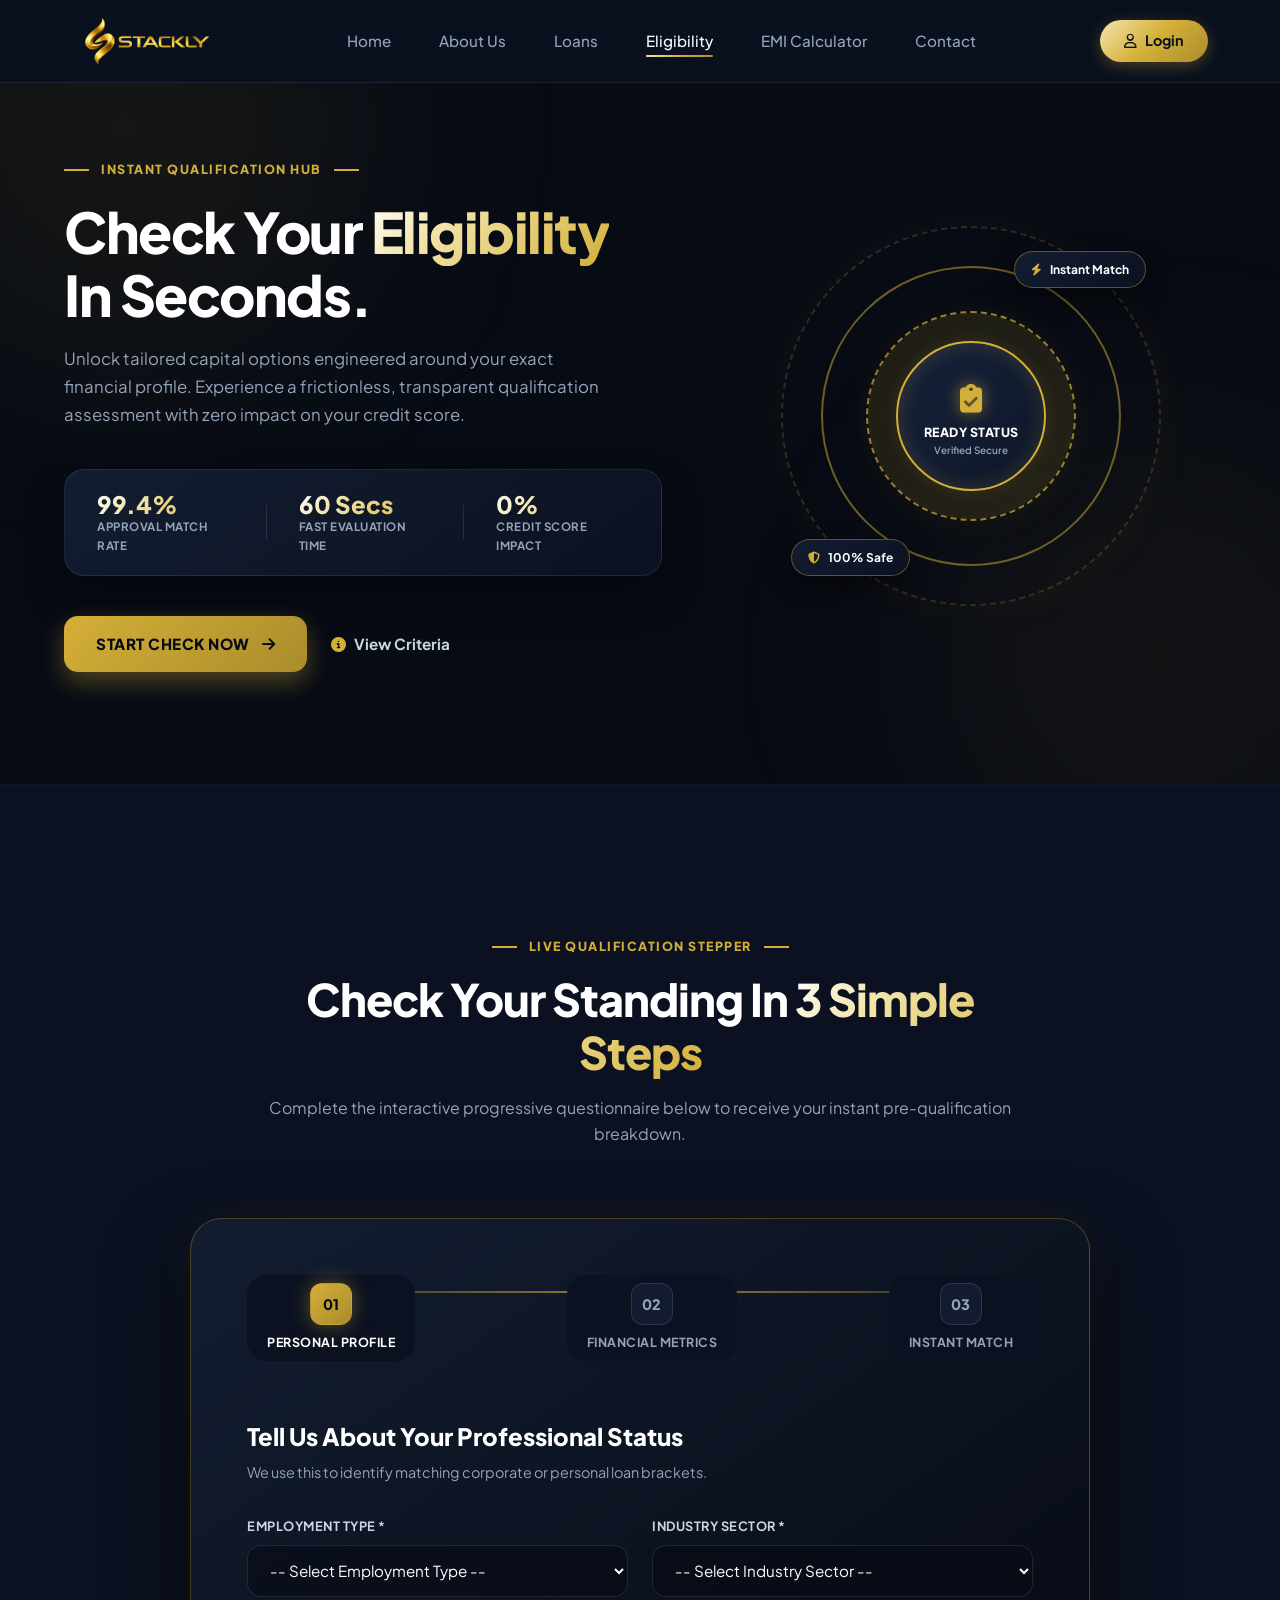
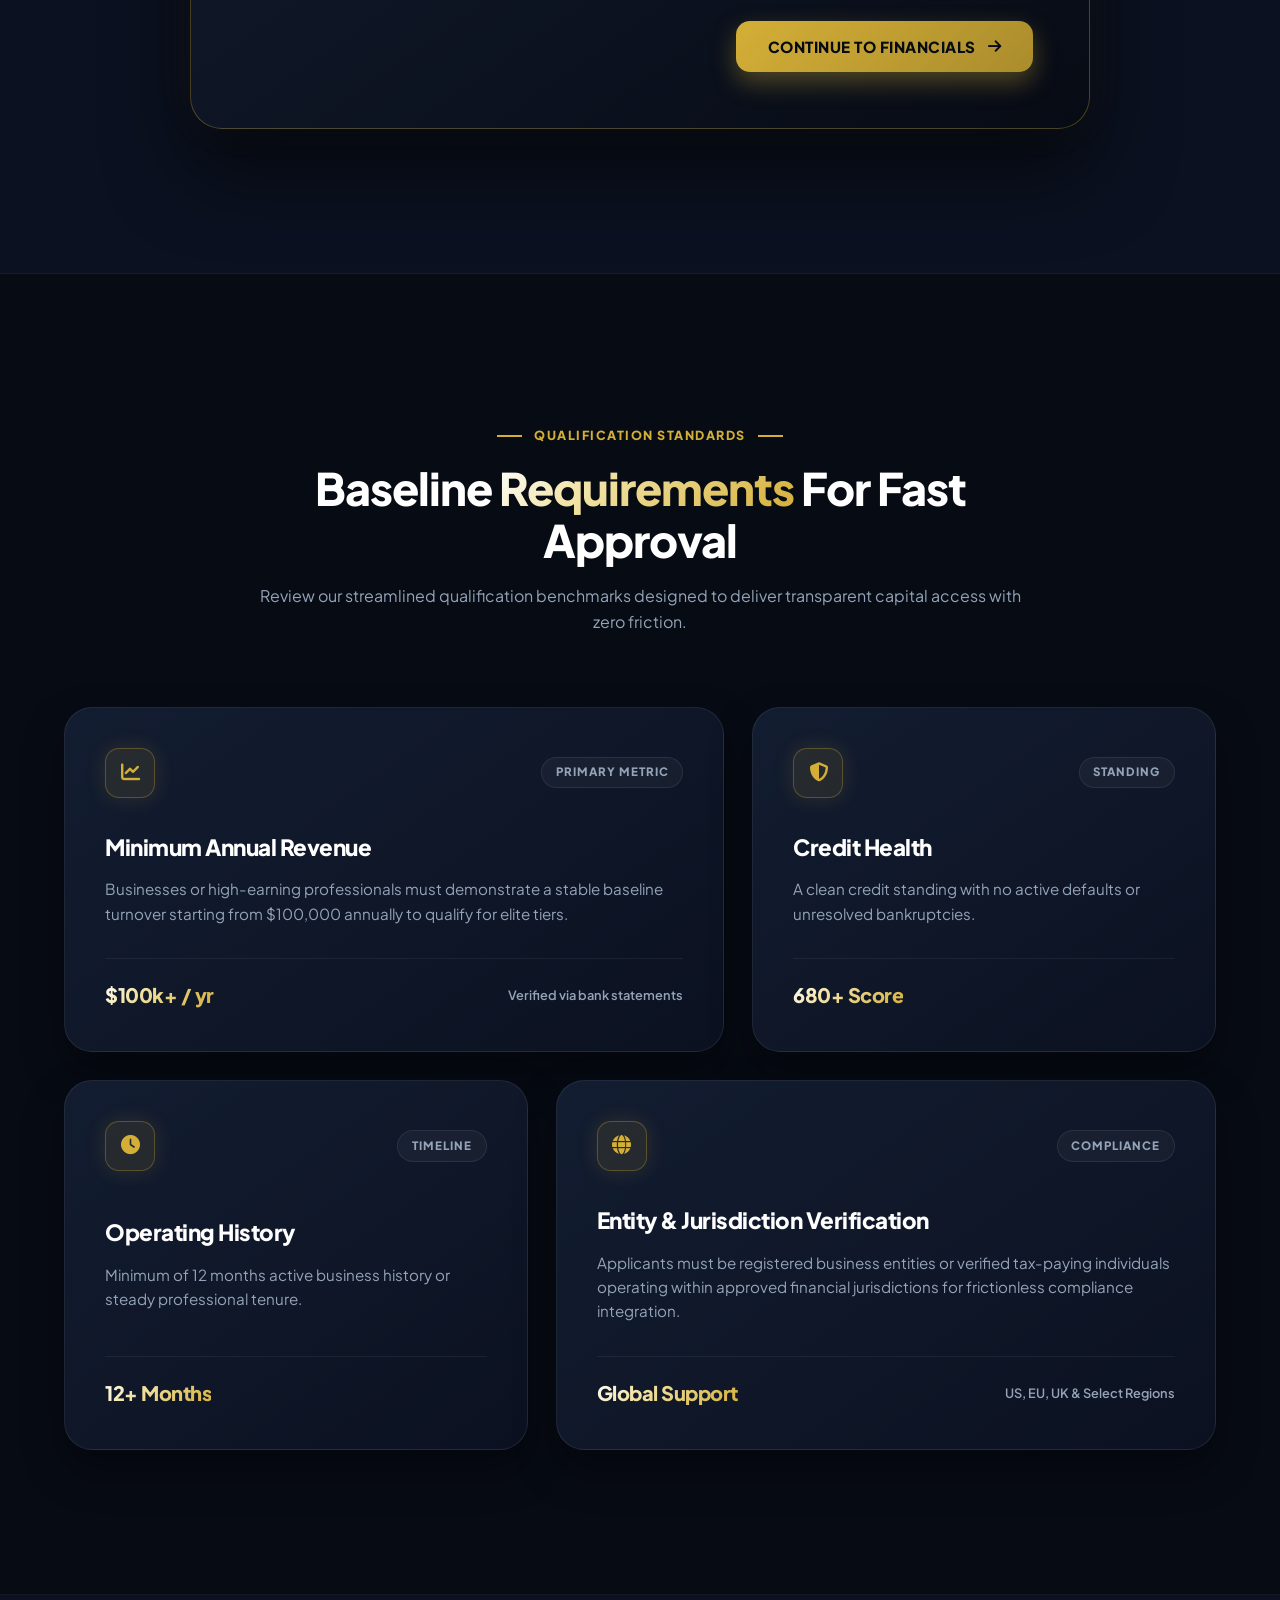
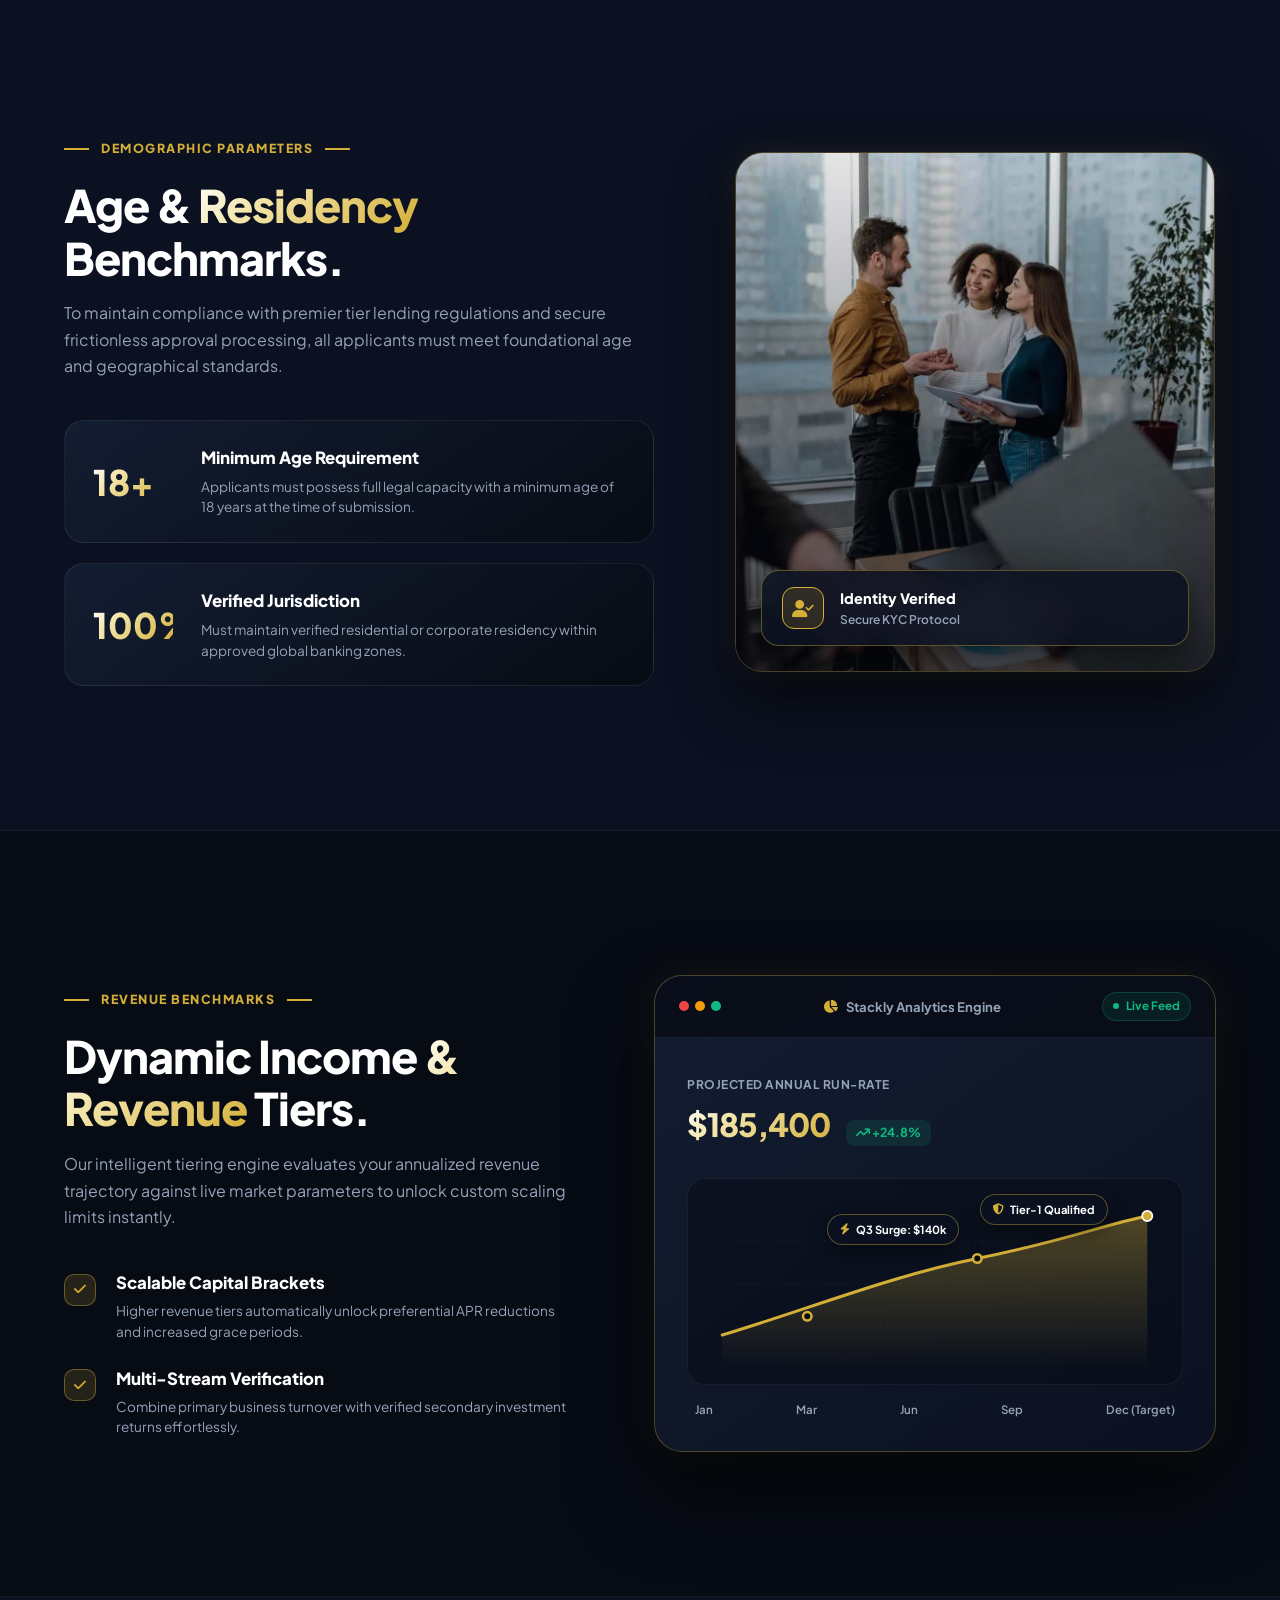
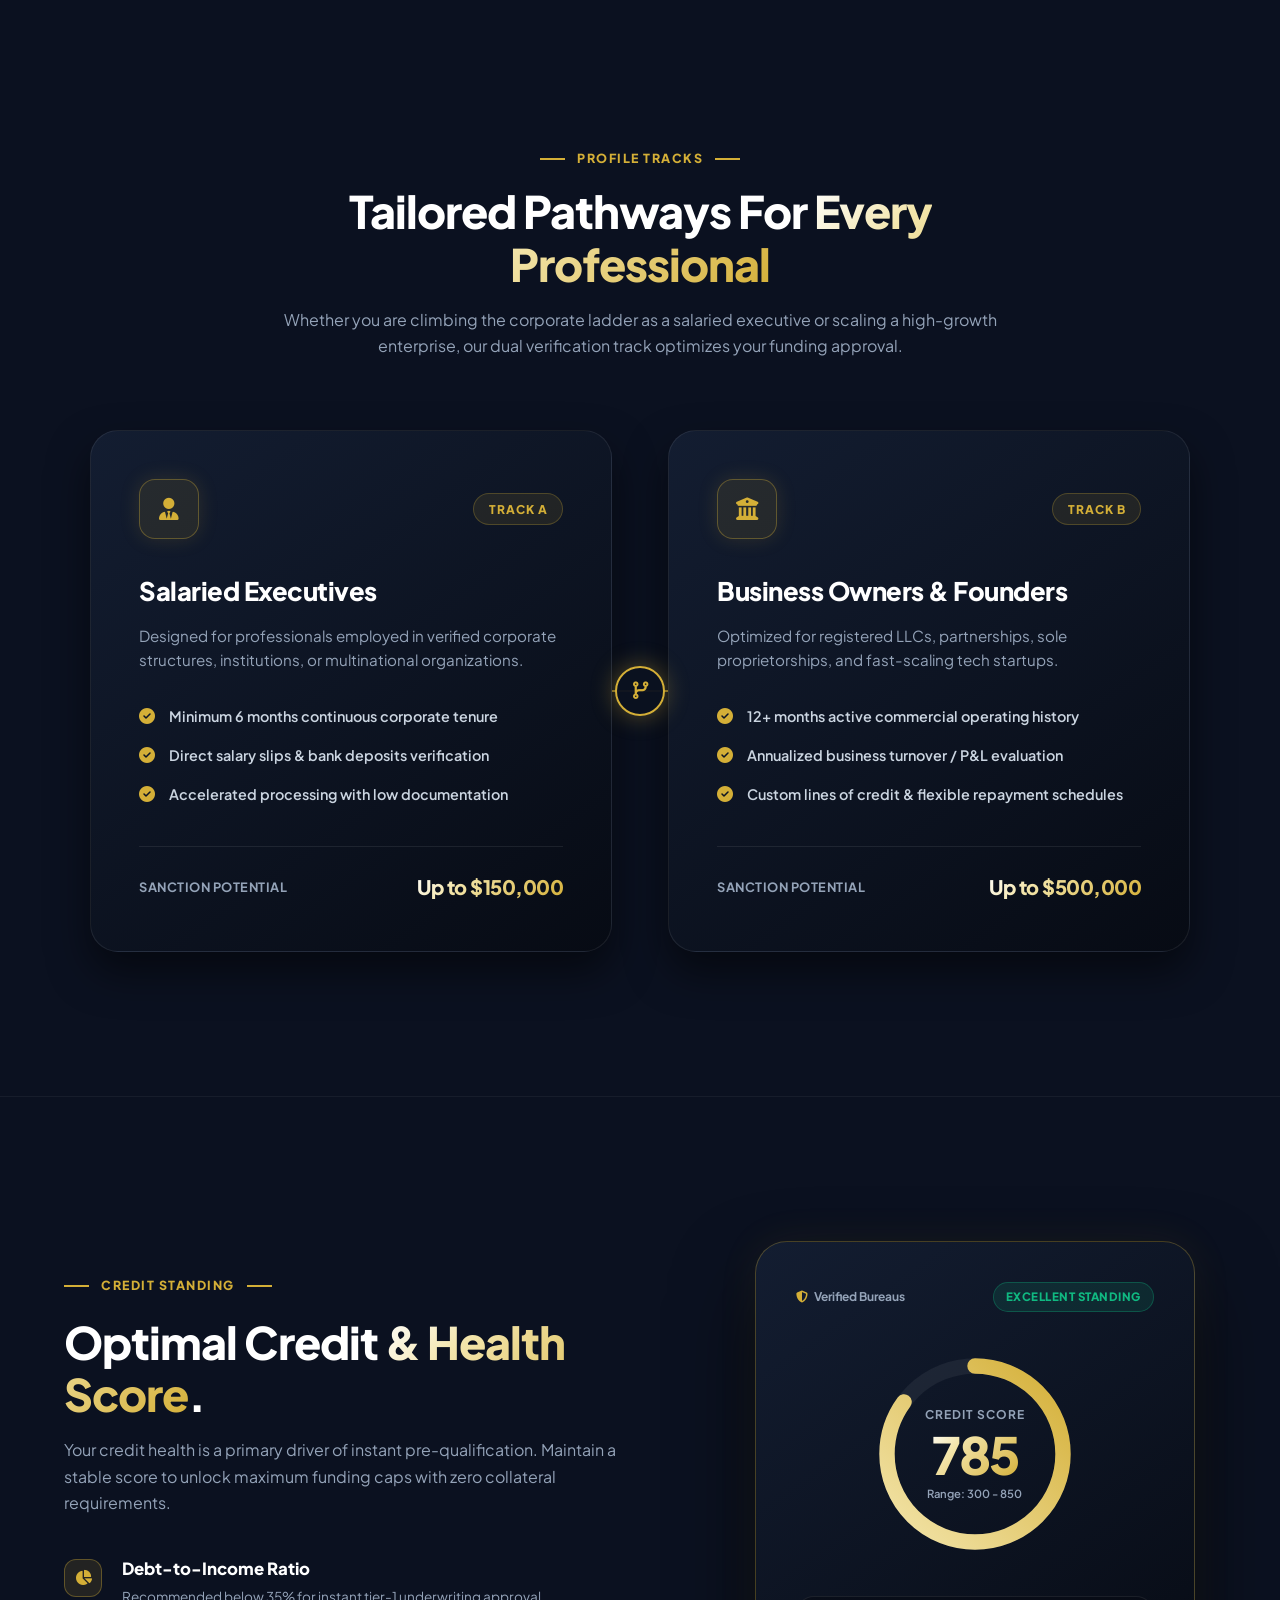
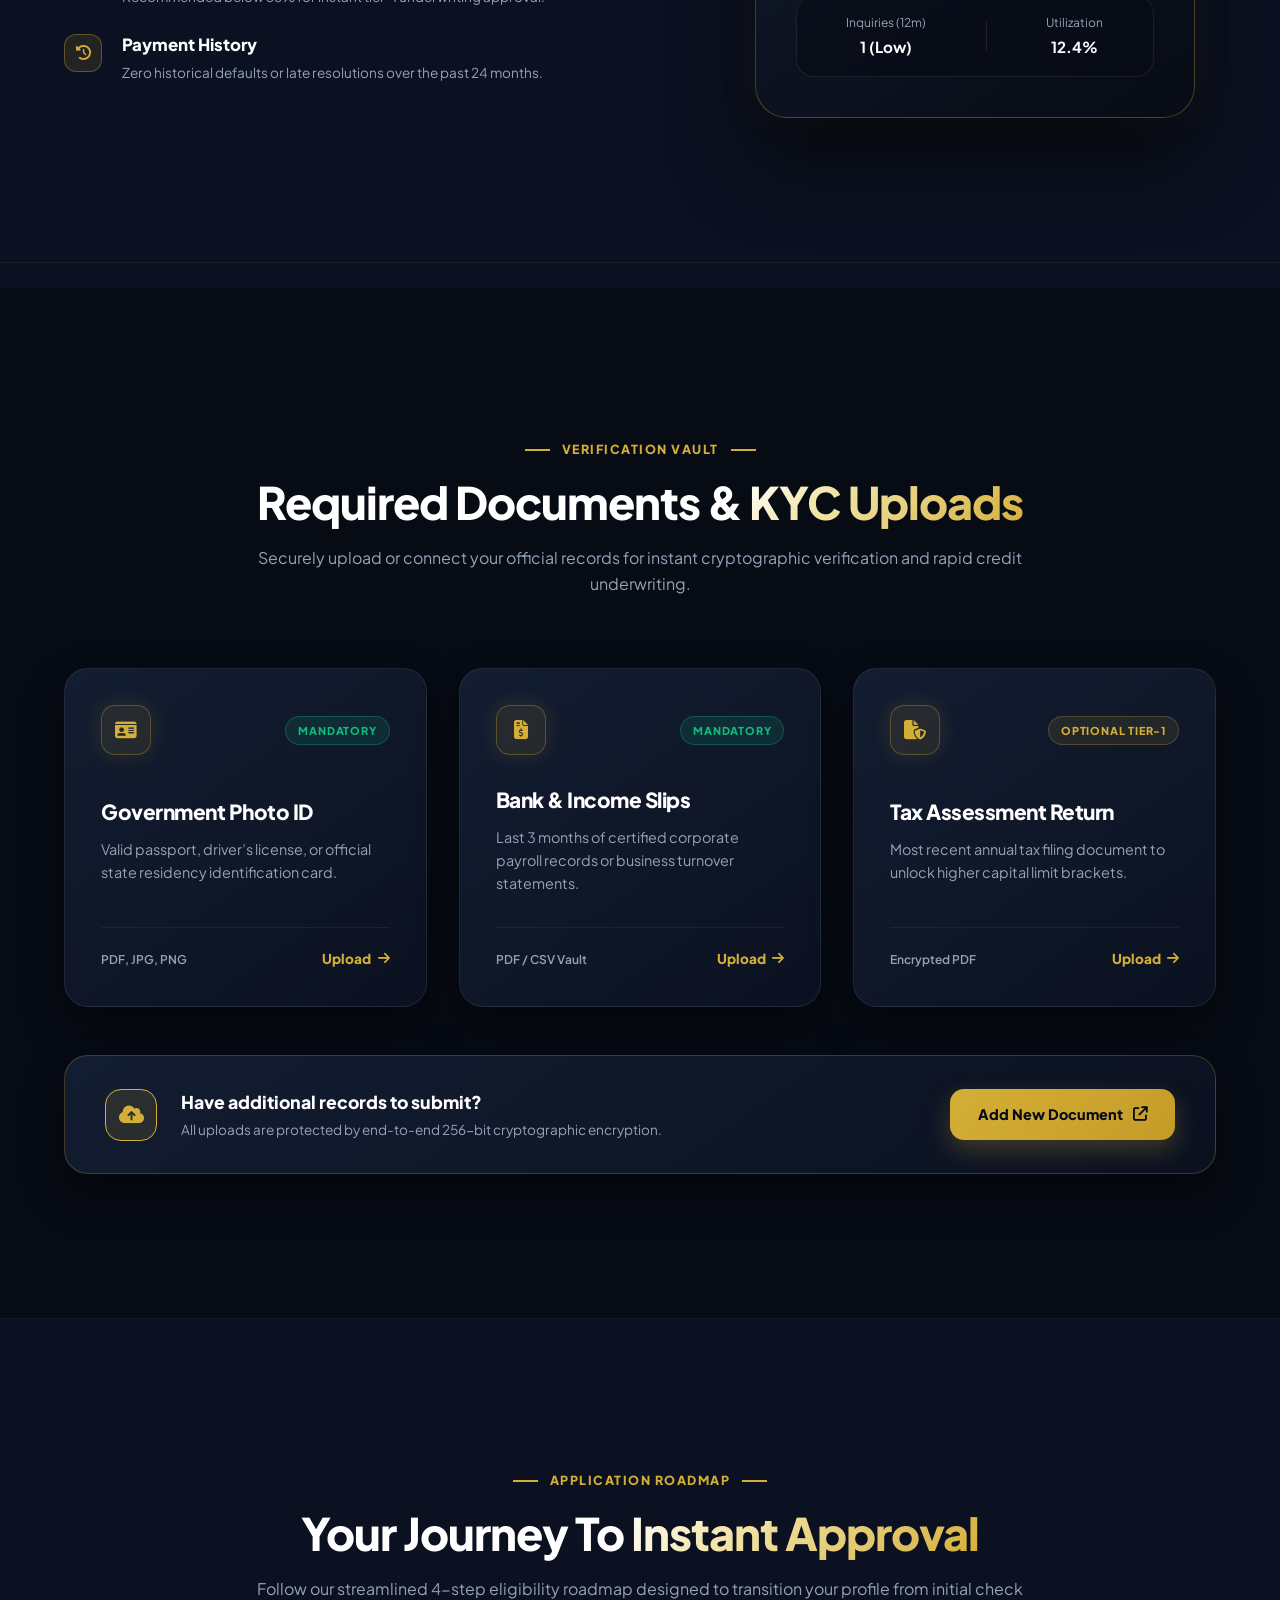
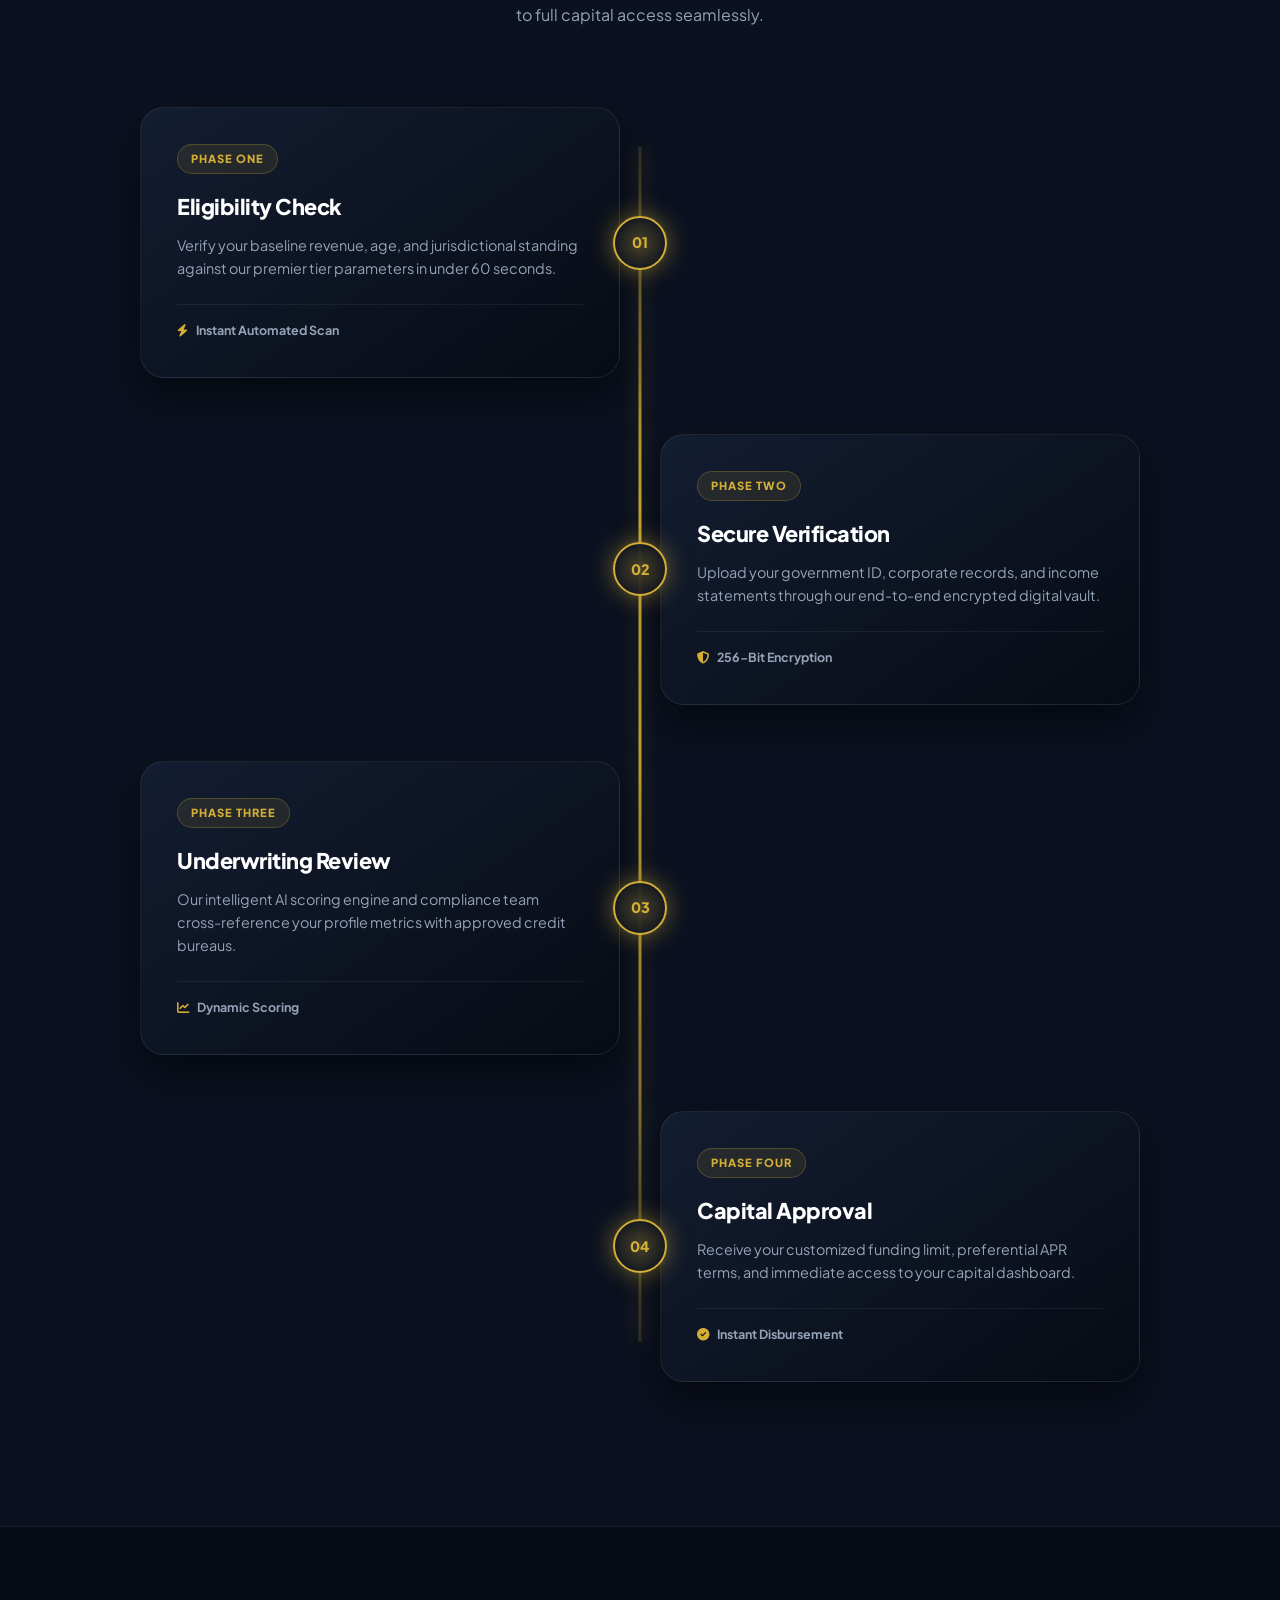
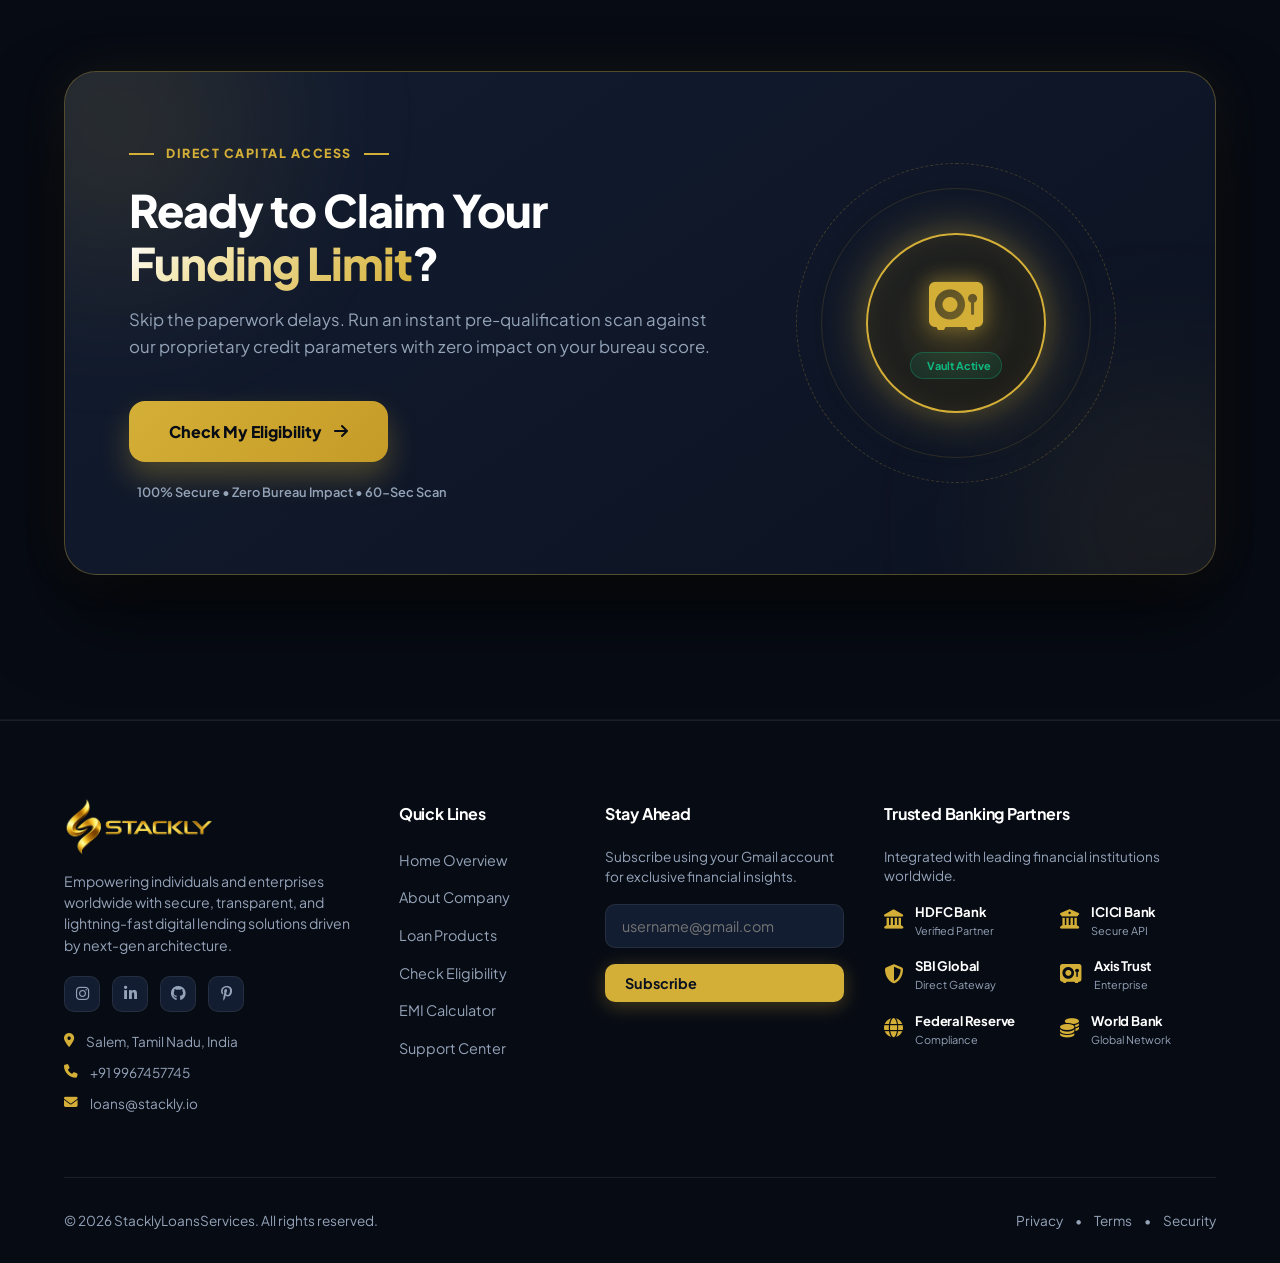
<file: eligibility.html>
<!DOCTYPE html>
<html lang="en">
<head>
    <meta charset="UTF-8">
    <meta name="viewport" content="width=device-width, initial-scale=1.0">
    <title>Stackly | Premium Loan Services & Financial Solutions</title>
    <!-- Google Fonts -->
    <link rel="preconnect" href="https://fonts.googleapis.com">
    <link rel="preconnect" href="https://fonts.gstatic.com" crossorigin>
    <link href="https://fonts.googleapis.com/css2?family=Plus+Jakarta+Sans:wght@300;400;500;600;700;800&display=swap" rel="stylesheet">
    <!-- FontAwesome Icons -->
    <link rel="stylesheet" href="https://cdnjs.cloudflare.com/ajax/libs/font-awesome/6.4.0/css/all.min.css">
    
    <style>
        /* ==========================================
           STACKLY PROFESSIONAL THEME STYLES
           ========================================== */
        :root {
            --bg-main: #0B1120;
            --bg-card: #131D31;
            --bg-card-hover: #1A2640;
            --accent-gold: #D4AF37;
            --accent-gold-light: #F3E5AB;
            --accent-gold-gradient: linear-gradient(135deg, #F3E5AB 0%, #D4AF37 50%, #AA8C2C 100%);
            --primary-blue: #3B82F6;
            --text-main: #F8FAFC;
            --text-muted: #94A3B8;
            --border-color: rgba(255, 255, 255, 0.08);
            --transition: all 0.4s cubic-bezier(0.4, 0, 0.2, 1);
        }

        * {
            margin: 0;
            padding: 0;
            box-sizing: border-box;
            font-family: 'Plus Jakarta Sans', sans-serif;
            scroll-behavior: smooth;
        }

        body {
            background-color: var(--bg-main);
            color: var(--text-main);
            overflow-x: hidden;
            line-height: 1.6;
        }

        .container {
            max-width: 1200px;
            margin: 0 auto;
            padding: 0 2rem;
        }

        .gradient-text {
            background: var(--accent-gold-gradient);
            -webkit-background-clip: text;
            -webkit-text-fill-color: transparent;
        }

        /* Header & Navigation */
        .header {
            position: fixed;
            top: 0;
            left: 0;
            width: 100%;
            z-index: 1000;
            background: rgba(11, 17, 32, 0.9);
            backdrop-filter: blur(12px);
            border-bottom: 1px solid var(--border-color);
            transition: var(--transition);
        }

        .nav-container {
            max-width: 1200px;
            margin: 0 auto;
            padding: 1rem 2rem;
            display: flex;
            align-items: center;
            justify-content: space-between;
        }

        .logo {
            display: flex;
            align-items: center;
            gap: 0.95rem;
            text-decoration: none;
            z-index: 1002;
        }

        /* Larger Custom Logo Image Styles */
        .logo-img {
            width: 150px;
            height: 50px;
            object-fit: contain;
            border-radius: 12px;
        }

        .logo-text {
            font-size: 1.5rem;
            font-weight: 800;
            color: var(--text-main);
        }

        .logo-text span { color: var(--accent-gold); }

        .nav-menu {
            display: flex;
            gap: 3rem;
            align-items: center;
        }

        .nav-link {
            text-decoration: none;
            color: var(--text-muted);
            font-weight: 500;
            font-size: 0.95rem;
            transition: var(--transition);
            position: relative;
        }

        .nav-link:hover, .nav-link.active {
            color: var(--text-main);
        }

        .nav-link::after {
            content: '';
            position: absolute;
            bottom: -4px;
            left: 0;
            width: 0;
            height: 2px;
            background: var(--accent-gold-gradient);
            transition: var(--transition);
            border-radius: 2px;
        }

        .nav-link:hover::after, .nav-link.active::after {
            width: 100%;
        }

        .nav-right {
            display: flex;
            align-items: center;
            gap: 1rem;
            z-index: 1002;
        }

        /* Gold Login Button (Now redirects to login.html) */
        .btn-login {
            background: var(--accent-gold-gradient);
            color: #0B1120;
            padding: 0.6rem 1.5rem;
            border-radius: 50px;
            font-weight: 700;
            font-size: 0.9rem;
            cursor: pointer;
            transition: var(--transition);
            display: flex;
            align-items: center;
            gap: 0.5rem;
            text-decoration: none;
            box-shadow: 0 4px 15px rgba(212, 175, 55, 0.3);
            border: none;
        }

        .btn-login:hover {
            transform: translateY(-2px);
            box-shadow: 0 6px 20px rgba(212, 175, 55, 0.5);
        }

        .hamburger {
            display: none;
            flex-direction: column;
            gap: 6px;
            cursor: pointer;
        }

        .hamburger span {
            display: block;
            width: 28px;
            height: 2px;
            background: var(--text-main);
            transition: var(--transition);
        }

        .hamburger.active span:nth-child(1) { transform: translateY(8px) rotate(45deg); }
        .hamburger.active span:nth-child(2) { opacity: 0; }
        .hamburger.active span:nth-child(3) { transform: translateY(-8px) rotate(-45deg); }

        /* ==========================================
           DYNAMIC CAROUSEL HERO SECTION
           ========================================== */
        .hero-carousel-section {
            position: relative;
            padding: 11rem 0 5rem;
            min-height: 90vh;
            display: flex;
            align-items: center;
            overflow: hidden;
            background: linear-gradient(135deg, rgba(11, 17, 32, 0.90) 0%, rgba(11, 17, 32, 0.70) 100%),
                        url('./1\ \(16\).webp') center/cover no-repeat;
        }

        .carousel-container {
            position: relative;
            width: 100%;
        }

        .carousel-slide {
            display: none;
            grid-template-columns: 1.1fr 0.9fr;
            gap: 4rem;
            align-items: center;
            opacity: 0;
            transition: opacity 0.6s ease-in-out;
        }

        .carousel-slide.active {
            display: grid;
            opacity: 1;
            animation: fadeIn 0.8s ease forwards;
        }

        @keyframes fadeIn {
            from { opacity: 0; transform: translateY(15px); }
            to { opacity: 1; transform: translateY(0); }
        }

        .slide-content .badge-tag {
            display: inline-flex;
            align-items: center;
            gap: 0.5rem;
            background: rgba(212, 175, 55, 0.12);
            border: 1px solid rgba(212, 175, 55, 0.4);
            color: var(--accent-gold);
            padding: 0.4rem 1rem;
            border-radius: 50px;
            font-size: 0.85rem;
            font-weight: 600;
            margin-bottom: 1.5rem;
        }

        .slide-content h1 {
            font-size: 3.5rem;
            font-weight: 800;
            line-height: 1.15;
            letter-spacing: -1px;
            margin-bottom: 1.5rem;
        }

        .slide-content p {
            color: var(--text-muted);
            font-size: 1.15rem;
            margin-bottom: 2.5rem;
            max-width: 520px;
        }

        .slide-features {
            display: flex;
            gap: 2rem;
            margin-bottom: 2.5rem;
        }

        .slide-feature-item {
            display: flex;
            align-items: center;
            gap: 0.75rem;
            font-weight: 600;
            font-size: 0.95rem;
        }

        .slide-feature-item i {
            color: var(--accent-gold);
            background: rgba(212, 175, 55, 0.1);
            padding: 8px;
            border-radius: 8px;
        }

        .slide-actions {
            display: flex;
            gap: 1rem;
            align-items: center;
            flex-wrap: wrap;
        }

        .btn-primary {
            background: var(--accent-gold-gradient);
            color: #0B1120;
            padding: 0.85rem 2rem;
            border-radius: 50px;
            font-weight: 700;
            text-decoration: none;
            display: inline-flex;
            align-items: center;
            gap: 0.75rem;
            box-shadow: 0 4px 20px rgba(212, 175, 55, 0.3);
            transition: var(--transition);
        }

        .btn-primary:hover {
            transform: translateY(-2px);
            box-shadow: 0 6px 25px rgba(212, 175, 55, 0.5);
        }

        .btn-outline {
            background: rgba(11, 17, 32, 0.4);
            color: var(--text-main);
            border: 1px solid var(--border-color);
            padding: 0.85rem 2rem;
            border-radius: 50px;
            font-weight: 600;
            text-decoration: none;
            transition: var(--transition);
        }

        .btn-outline:hover {
            border-color: var(--accent-gold);
            color: var(--accent-gold-light);
            background: rgba(212, 175, 55, 0.05);
        }

        /* 3D Visual Card Styles */
        .slide-image-wrapper {
            position: relative;
            display: flex;
            justify-content: center;
            align-items: center;
        }

        .spiral-visual-card {
            background: rgba(19, 29, 49, 0.75);
            backdrop-filter: blur(12px);
            border: 1px solid rgba(212, 175, 55, 0.35);
            border-radius: 28px;
            overflow: hidden;
            box-shadow: 0 25px 50px rgba(0, 0, 0, 0.7), 0 0 40px rgba(212, 175, 55, 0.15);
            max-width: 400px;
            width: 100%;
            position: relative;
            text-align: center;
            padding: 1.25rem 1rem 1rem 1rem;
        }

        .spiral-visual-card img {
            width: 100%;
            height: 300px;
            object-fit: contain;
            display: block;
            filter: drop-shadow(0 10px 15px rgba(0,0,0,0.5));
            animation: floatGlow 4s ease-in-out infinite;
        }

        @keyframes floatGlow {
            0%, 100% { transform: translateY(0); }
            50% { transform: translateY(-8px); }
        }

        .card-floating-tag {
            margin-top: 1rem;
            background: rgba(11, 17, 32, 0.9);
            border: 1px solid rgba(212, 175, 55, 0.3);
            padding: 0.85rem 1.25rem;
            border-radius: 14px;
            display: flex;
            justify-content: space-between;
            align-items: center;
            text-align: left;
        }

        /* Carousel Navigation Controls */
        .carousel-controls {
            display: flex;
            justify-content: space-between;
            align-items: center;
            margin-top: 3rem;
            padding-top: 2rem;
            border-top: 1px solid var(--border-color);
        }

        .carousel-dots {
            display: flex;
            gap: 10px;
        }

        .dot {
            width: 12px;
            height: 12px;
            border-radius: 50%;
            background: var(--border-color);
            cursor: pointer;
            transition: var(--transition);
        }

        .dot.active {
            width: 36px;
            border-radius: 6px;
            background: var(--accent-gold-gradient);
        }

        .carousel-arrows {
            display: flex;
            gap: 1rem;
        }

        .carousel-arrow-btn {
            width: 44px;
            height: 44px;
            background: var(--bg-card);
            border: 1px solid var(--border-color);
            border-radius: 50%;
            color: var(--text-main);
            display: flex;
            align-items: center;
            justify-content: center;
            cursor: pointer;
            transition: var(--transition);
        }

        .carousel-arrow-btn:hover {
            background: var(--accent-gold);
            color: #0B1120;
            border-color: var(--accent-gold);
        }

        /* Footer */
        .footer {
            background: #070B14;
            border-top: 1px solid var(--border-color);
            padding: 4rem 0 2rem;
            text-align: center;
            color: var(--text-muted);
            font-size: 0.85rem;
        }

        /* Mobile Responsiveness */
        @media (max-width: 992px) {
            .hero-carousel-section {
                padding: 9rem 0 4rem;
                min-height: auto;
            }
            .carousel-slide { 
                grid-template-columns: 1fr; 
                text-align: center; 
                gap: 2.5rem; 
            }
            .slide-content h1 {
                font-size: 2.5rem;
            }
            .slide-content p { 
                margin: 0 auto 2rem; 
                font-size: 1rem;
            }
            .slide-features { 
                justify-content: center; 
                flex-wrap: wrap; 
                gap: 1rem;
            }
            .slide-actions { 
                justify-content: center; 
            }
            .spiral-visual-card { 
                max-width: 320px; 
                margin: 0 auto; 
            }
            
            .nav-menu {
                position: fixed;
                top: 0;
                left: -100%;
                width: 100vw;
                height: 100vh;
                background: var(--bg-main);
                flex-direction: column;
                justify-content: center;
                align-items: center;
                gap: 2rem;
                transition: var(--transition);
                z-index: 1001;
                padding: 2rem;
            }
            .nav-menu.active {
                left: 0;
            }
            .nav-menu .nav-link {
                font-size: 1.25rem;
                font-weight: 600;
            }
            .hamburger {
                display: flex;
            }
            .nav-right .btn-login {
                display: none;
            }
            .mobile-login-container {
                display: block;
                margin-top: 1rem;
            }
        }

        @media (max-width: 576px) {
            .container {
                padding: 0 1.25rem;
            }
            .slide-content h1 {
                font-size: 2rem;
            }
            .slide-actions {
                flex-direction: column;
                width: 100%;
            }
            .btn-primary, .btn-outline {
                width: 100%;
                justify-content: center;
            }
            .carousel-controls {
                margin-top: 2rem;
                padding-top: 1.25rem;
            }
        }

        @media (min-width: 993px) {
            .mobile-login-container { display: none; }
        }
    </style>
</head>
<body>

    <!-- Header / Navigation -->
    <header id="header" class="header">
        <div class="nav-container">
            <!-- Left: Larger Custom Logo Image -->
            <a href="./index.html" class="logo">
                <img src="./gold.webp" alt="Stackly Logo" class="logo-img">
               
            </a>

            <!-- Center: Navigation Menu -->
            <nav class="nav-menu" id="navMenu">
                <a href="./index.html" class="nav-link ">Home</a>
                <a href="./about.html" class="nav-link">About Us</a>
                <a href="./loans.html" class="nav-link">Loans</a>
                <a href="./eligibility.html" class="nav-link active">Eligibility</a>
                <a href="./emi calculator.html" class="nav-link">EMI Calculator</a>
                <a href="./contact.html" class="nav-link">Contact</a>
                
                <!-- Login Button inside Mobile Menu View (Links to login.html) -->
                <div class="mobile-login-container">
                    <a href="./login.html" class="btn-login">
                        <i class="fa-regular fa-user"></i> Login
                    </a>
                </div>
            </nav>

            <!-- Right: Desktop Login Button (Links to login.html) & Hamburger Toggle -->
            <div class="nav-right">
                <a href="./login.html" class="btn-login">
                    <i class="fa-regular fa-user"></i> Login
                </a>
                <div class="hamburger" id="hamburger">
                    <span></span>
                    <span></span>
                    <span></span>
                </div>
            </div>
        </div>
    </header>
<!-- ELIGIBILITY PAGE EDITORIAL HERO SECTION -->
    <section class="eligibility-hero-section">
        <!-- Background Ambient Glow Effects -->
        <div class="hero-ambient-glow glow-left"></div>
        <div class="hero-ambient-glow glow-right"></div>

        <div class="container">
            <div class="eligibility-hero-grid">
                
                <!-- Left Editorial Column with Oversized Typography -->
                <div class="eligibility-hero-content">
                    <div class="section-tag">
                        <span class="tag-line"></span>
                        <span>Instant Qualification Hub</span>
                        <span class="tag-line"></span>
                    </div>

                    <h1 class="eligibility-hero-title">
                        Check Your <span class="gold-gradient-text">Eligibility</span> In Seconds.
                    </h1>

                    <p class="eligibility-hero-sub">
                        Unlock tailored capital options engineered around your exact financial profile. Experience a frictionless, transparent qualification assessment with zero impact on your credit score.
                    </p>

                    <div class="eligibility-hero-stats-row">
                        <div class="stat-box">
                            <span class="stat-number gold-gradient-text">99.4%</span>
                            <span class="stat-label">Approval Match Rate</span>
                        </div>
                        <div class="stat-divider"></div>
                        <div class="stat-box">
                            <span class="stat-number gold-gradient-text">60 Secs</span>
                            <span class="stat-label">Fast Evaluation Time</span>
                        </div>
                        <div class="stat-divider"></div>
                        <div class="stat-box">
                            <span class="stat-number gold-gradient-text">0%</span>
                            <span class="stat-label">Credit Score Impact</span>
                        </div>
                    </div>

                    <div class="eligibility-hero-actions">
                        <a href="./404.html" class="btn-primary-gold">
                            <span>Start Check Now</span>
                            <i class="fa-solid fa-arrow-right"></i>
                        </a>
                        <a href="./404.html" class="hero-secondary-link">
                            <i class="fa-solid fa-circle-info"></i>
                            <span>View Criteria</span>
                        </a>
                    </div>
                </div>

                <!-- Right Gold Circular Eligibility Graphic -->
                <div class="eligibility-hero-graphic-side">
                    <div class="golden-eligibility-portal">
                        <div class="elig-ring elig-ring-outer"></div>
                        <div class="elig-ring elig-ring-middle"></div>
                        <div class="elig-ring elig-ring-inner"></div>
                        
                        <div class="elig-core-badge">
                            <div class="elig-badge-icon">
                                <i class="fa-solid fa-clipboard-check"></i>
                            </div>
                            <span class="elig-core-title">Ready Status</span>
                            <span class="elig-core-sub">Verified Secure</span>
                        </div>

                        <!-- Orbiting Floating Micro-Badges -->
                        <div class="orbiting-badge badge-top">
                            <i class="fa-solid fa-bolt"></i> Instant Match
                        </div>
                        <div class="orbiting-badge badge-bottom">
                            <i class="fa-solid fa-shield-halved"></i> 100% Safe
                        </div>
                    </div>
                </div>

            </div>
        </div>
    </section>

    <!-- CSS STYLES FOR ELIGIBILITY HERO SECTION & BUTTON FIXES -->
    <style>
        /* Unified Theme Colors & Global Button Classes */
        :root {
            --stackly-gold: #d4af37;
            --stackly-gold-light: #f3e5ab;
            --stackly-dark-bg: #070b14;
            --stackly-card-bg: #0b1120;
            --stackly-card-alt: #131d31;
            --stackly-text-main: #ffffff;
            --stackly-text-sub: #94a3b8;
        }

        .gold-gradient-text {
            background: linear-gradient(135deg, #ffffff 0%, #f3e5ab 30%, #d4af37 100%);
            -webkit-background-clip: text;
            -webkit-text-fill-color: transparent;
        }

        /* Fixed Button Styling */
        .btn-primary-gold {
            display: inline-flex;
            align-items: center;
            gap: 0.75rem;
            background: linear-gradient(135deg, #d4af37 0%, #aa8c2c 100%);
            color: #070b14;
            padding: 1rem 2rem;
            border-radius: 14px;
            font-size: 0.95rem;
            font-weight: 800;
            text-decoration: none;
            box-shadow: 0 10px 25px rgba(212, 175, 55, 0.35);
            transition: all 0.3s cubic-bezier(0.165, 0.84, 0.44, 1);
            border: none;
            cursor: pointer;
            text-transform: uppercase;
            letter-spacing: 0.5px;
        }

        .btn-primary-gold:hover {
            transform: translateY(-2px);
            box-shadow: 0 15px 35px rgba(212, 175, 55, 0.5);
            background: linear-gradient(135deg, #f3e5ab 0%, #d4af37 100%);
        }

        .section-tag {
            display: inline-flex;
            align-items: center;
            gap: 0.75rem;
            font-size: 0.78rem;
            font-weight: 800;
            text-transform: uppercase;
            letter-spacing: 1.5px;
            color: var(--stackly-gold);
            margin-bottom: 1.25rem;
        }

        .tag-line {
            display: inline-block;
            width: 25px;
            height: 2px;
            background: var(--stackly-gold);
        }

        /* Hero Section Layout */
        .eligibility-hero-section {
            background-color: var(--stackly-dark-bg);
            color: var(--stackly-text-main);
            padding: 10rem 0 7rem 0;
            font-family: 'Plus Jakarta Sans', sans-serif;
            position: relative;
            overflow: hidden;
            border-bottom: 1px solid rgba(255, 255, 255, 0.05);
        }

        /* Ambient Glow Backgrounds */
        .hero-ambient-glow {
            position: absolute;
            width: 450px;
            height: 450px;
            border-radius: 50%;
            filter: blur(120px);
            pointer-events: none;
            z-index: 1;
        }

        .glow-left {
            top: -100px;
            left: -100px;
            background: rgba(212, 175, 55, 0.08);
        }

        .glow-right {
            bottom: -100px;
            right: -100px;
            background: rgba(212, 175, 55, 0.06);
        }

        .container {
            max-width: 1200px;
            margin: 0 auto;
            padding: 0 1.5rem;
        }

        .eligibility-hero-grid {
            position: relative;
            z-index: 2;
            display: grid;
            grid-template-columns: 1.1fr 0.9fr;
            gap: 4rem;
            align-items: center;
        }

        .eligibility-hero-content {
            display: flex;
            flex-direction: column;
            align-items: flex-start;
        }

        /* Oversized Typography */
        .eligibility-hero-title {
            font-size: 3.5rem;
            font-weight: 800;
            line-height: 1.12;
            letter-spacing: -1.5px;
            margin-bottom: 1.25rem;
            color: var(--stackly-text-main);
        }

        .eligibility-hero-sub {
            font-size: 1.05rem;
            color: var(--stackly-text-sub);
            line-height: 1.65;
            margin-bottom: 2.5rem;
            max-width: 560px;
        }

        /* Stats Row */
        .eligibility-hero-stats-row {
            display: flex;
            align-items: center;
            gap: 2rem;
            background: linear-gradient(145deg, var(--stackly-card-alt) 0%, var(--stackly-card-bg) 100%);
            border: 1px solid rgba(255, 255, 255, 0.08);
            border-radius: 20px;
            padding: 1.25rem 2rem;
            margin-bottom: 2.5rem;
            box-shadow: 0 20px 40px rgba(0, 0, 0, 0.4);
        }

        .stat-box {
            display: flex;
            flex-direction: column;
        }

        .stat-number {
            font-size: 1.5rem;
            font-weight: 800;
            line-height: 1.2;
        }

        .stat-label {
            font-size: 0.72rem;
            color: var(--stackly-text-sub);
            font-weight: 700;
            text-transform: uppercase;
            letter-spacing: 0.5px;
        }

        .stat-divider {
            width: 1px;
            height: 35px;
            background: rgba(255, 255, 255, 0.1);
        }

        .eligibility-hero-actions {
            display: flex;
            align-items: center;
            gap: 1.5rem;
        }

        .hero-secondary-link {
            display: flex;
            align-items: center;
            gap: 0.5rem;
            font-size: 0.95rem;
            font-weight: 700;
            color: #cbd5e1;
            text-decoration: none;
            transition: color 0.3s ease;
        }

        .hero-secondary-link:hover {
            color: var(--stackly-gold);
        }

        .hero-secondary-link i {
            color: var(--stackly-gold);
        }

        /* Right Gold Circular Eligibility Graphic Side */
        .eligibility-hero-graphic-side {
            display: flex;
            align-items: center;
            justify-content: center;
            position: relative;
        }

        .golden-eligibility-portal {
            position: relative;
            width: 380px;
            height: 380px;
            display: flex;
            align-items: center;
            justify-content: center;
        }

        .elig-ring {
            position: absolute;
            border-radius: 50%;
            border: 2px dashed rgba(212, 175, 55, 0.35);
        }

        .elig-ring-outer {
            inset: 0;
            animation: eligSpinSlow 35s linear infinite;
            border-color: rgba(212, 175, 55, 0.2);
            box-shadow: 0 0 40px rgba(212, 175, 55, 0.05);
        }

        .elig-ring-middle {
            inset: 40px;
            animation: eligSpinReverse 25s linear infinite;
            border-color: rgba(212, 175, 55, 0.5);
            border-style: solid;
        }

        .elig-ring-inner {
            inset: 85px;
            animation: eligSpinSlow 18s linear infinite;
            border-color: rgba(212, 175, 55, 0.7);
            box-shadow: inset 0 0 30px rgba(212, 175, 55, 0.2);
        }

        @keyframes eligSpinSlow {
            0% { transform: rotate(0deg); }
            100% { transform: rotate(360deg); }
        }

        @keyframes eligSpinReverse {
            0% { transform: rotate(360deg); }
            100% { transform: rotate(0deg); }
        }

        .elig-core-badge {
            position: relative;
            width: 150px;
            height: 150px;
            background: linear-gradient(135deg, #16223b 0%, #0e1628 100%);
            border: 2px solid var(--stackly-gold);
            border-radius: 50%;
            display: flex;
            flex-direction: column;
            align-items: center;
            justify-content: center;
            text-align: center;
            box-shadow: 0 0 50px rgba(212, 175, 55, 0.4), inset 0 0 20px rgba(212, 175, 55, 0.2);
            z-index: 3;
            animation: corePulse 3s infinite ease-in-out;
        }

        @keyframes corePulse {
            0%, 100% { transform: scale(1); box-shadow: 0 0 50px rgba(212, 175, 55, 0.4); }
            50% { transform: scale(1.05); box-shadow: 0 0 70px rgba(212, 175, 55, 0.7); }
        }

        .elig-badge-icon {
            font-size: 1.8rem;
            color: var(--stackly-gold);
            margin-bottom: 0.2rem;
            filter: drop-shadow(0 0 8px rgba(212, 175, 55, 0.6));
        }

        .elig-core-title {
            font-size: 0.78rem;
            font-weight: 800;
            color: var(--stackly-text-main);
            letter-spacing: 0.5px;
            text-transform: uppercase;
        }

        .elig-core-sub {
            font-size: 0.62rem;
            color: var(--stackly-text-sub);
            font-weight: 600;
        }

        /* Orbiting Micro-Badges */
        .orbiting-badge {
            position: absolute;
            background: linear-gradient(145deg, var(--stackly-card-alt) 0%, var(--stackly-card-bg) 100%);
            border: 1px solid rgba(212, 175, 55, 0.4);
            color: var(--stackly-text-main);
            padding: 0.5rem 1rem;
            border-radius: 30px;
            font-size: 0.75rem;
            font-weight: 700;
            display: flex;
            align-items: center;
            gap: 0.5rem;
            box-shadow: 0 10px 25px rgba(0, 0, 0, 0.5);
            z-index: 4;
        }

        .orbiting-badge i {
            color: var(--stackly-gold);
        }

        .badge-top {
            top: 25px;
            right: 15px;
            animation: floatBadge 4s infinite ease-in-out;
        }

        .badge-bottom {
            bottom: 30px;
            left: 10px;
            animation: floatBadge 5s infinite ease-in-out 1s;
        }

        @keyframes floatBadge {
            0%, 100% { transform: translateY(0px); }
            50% { transform: translateY(-8px); }
        }

        /* Responsive Breakpoints */
        @media (max-width: 992px) {
            .eligibility-hero-grid {
                grid-template-columns: 1fr;
                gap: 3.5rem;
                text-align: center;
            }
            .eligibility-hero-content {
                align-items: center;
            }
            .eligibility-hero-title {
                font-size: 2.6rem;
            }
            .eligibility-hero-sub {
                max-width: 100%;
            }
            .eligibility-hero-stats-row {
                flex-direction: column;
                gap: 1.25rem;
                width: 100%;
            }
            .stat-divider {
                width: 100%;
                height: 1px;
            }
            .eligibility-hero-actions {
                flex-direction: column;
                width: 100%;
            }
            .eligibility-hero-actions a {
                width: 100%;
                justify-content: center;
            }
            .golden-eligibility-portal {
                width: 300px;
                height: 300px;
                margin: 0 auto;
            }
        }
    </style>


<!-- INTERACTIVE STEPPER ELIGIBILITY SECTION WITH FORM VALIDATION -->
    <section class="interactive-stepper-section" id="eligibility-checker">
        <div class="container">
            
            <!-- Section Header -->
            <div class="stepper-header-center">
                <div class="section-tag">
                    <span class="tag-line"></span>
                    <span>Live Qualification Stepper</span>
                    <span class="tag-line"></span>
                </div>
                <h2 class="stepper-section-headline">
                    Check Your Standing In <span class="gold-gradient-text">3 Simple Steps</span>
                </h2>
                <p class="stepper-section-sub">
                    Complete the interactive progressive questionnaire below to receive your instant pre-qualification breakdown.
                </p>
            </div>

            <!-- Stepper Container -->
            <div class="stepper-box-wrapper">
                
                <!-- Connected Luminous Golden Pathway Line across steps -->
                <div class="stepper-gold-connector"></div>

                <!-- Progress Header Bar -->
                <div class="stepper-progress-nav">
                    <div class="step-indicator-item active" data-target="1">
                        <div class="indicator-number">01</div>
                        <span>Personal Profile</span>
                    </div>
                    <div class="step-indicator-item" data-target="2">
                        <div class="indicator-number">02</div>
                        <span>Financial Metrics</span>
                    </div>
                    <div class="step-indicator-item" data-target="3">
                        <div class="indicator-number">03</div>
                        <span>Instant Match</span>
                    </div>
                </div>

                <!-- Progressive Form Body -->
                <div class="stepper-form-body">
                    
                    <!-- STEP 1: Personal & Employment Profile -->
                    <div class="stepper-step-pane active" id="pane-1">
                        <h3 class="pane-title">Tell Us About Your Professional Status</h3>
                        <p class="pane-sub">We use this to identify matching corporate or personal loan brackets.</p>
                        
                        <div class="stepper-form-grid">
                            <div class="form-group">
                                <label>Employment Type *</label>
                                <select class="stepper-input validate-field" id="empType">
                                    <option value="">-- Select Employment Type --</option>
                                    <option value="Salaried">Salaried Executive</option>
                                    <option value="Business">Business Owner / Entrepreneur</option>
                                    <option value="SelfEmployed">Self-Employed Professional</option>
                                    <option value="Freelancer">Global Investor / Freelancer</option>
                                </select>
                            </div>
                            <div class="form-group">
                                <label>Industry Sector *</label>
                                <select class="stepper-input validate-field" id="indSector">
                                    <option value="">-- Select Industry Sector --</option>
                                    <option value="Tech">Technology & SaaS</option>
                                    <option value="Fintech">Finance & Fintech</option>
                                    <option value="Healthcare">Healthcare & Biotech</option>
                                    <option value="Manufacturing">Manufacturing & Commerce</option>
                                    <option value="Other">Other Services</option>
                                </select>
                            </div>
                        </div>

                        <!-- Error Message Banner -->
                        <div class="stepper-error-msg" id="error-pane-1" style="display: none;">
                            <i class="fa-solid fa-triangle-exclamation"></i> Please fill in all required fields before proceeding.
                        </div>

                        <div class="stepper-actions-row">
                            <button type="button" class="btn-primary-gold next-step-btn" data-current="1" data-next="2">
                                <span>Continue to Financials</span>
                                <i class="fa-solid fa-arrow-right"></i>
                            </button>
                        </div>
                    </div>

                    <!-- STEP 2: Financial Metrics & Income -->
                    <div class="stepper-step-pane" id="pane-2">
                        <h3 class="pane-title">Your Income & Capital Requirements</h3>
                        <p class="pane-sub">Provide estimated figures for rapid pre-qualification calculations.</p>
                        
                        <div class="stepper-form-grid">
                            <div class="form-group">
                                <label>Monthly / Annual Revenue ($) *</label>
                                <input type="text" class="stepper-input validate-field" id="revenueInput" placeholder="e.g., $150,000">
                            </div>
                            <div class="form-group">
                                <label>Desired Funding Amount ($) *</label>
                                <input type="text" class="stepper-input validate-field" id="fundingInput" placeholder="e.g., $75,000">
                            </div>
                        </div>

                        <!-- Error Message Banner -->
                        <div class="stepper-error-msg" id="error-pane-2" style="display: none;">
                            <i class="fa-solid fa-triangle-exclamation"></i> Please fill in all financial metrics before generating your match.
                        </div>

                        <div class="stepper-actions-row dual-actions">
                            <button type="button" class="btn-secondary-outline prev-step-btn" data-prev="1">
                                <i class="fa-solid fa-arrow-left"></i>
                                <span>Back</span>
                            </button>
                            <button type="button" class="btn-primary-gold next-step-btn" data-current="2" data-next="3">
                                <span>Generate Match</span>
                                <i class="fa-solid fa-arrow-right"></i>
                            </button>
                        </div>
                    </div>

                    <!-- STEP 3: Instant Qualification Result -->
                    <div class="stepper-step-pane" id="pane-3">
                        <div class="stepper-success-card">
                            <div class="success-icon-ring">
                                <i class="fa-solid fa-check"></i>
                            </div>
                            <h3>Pre-Qualification Approved!</h3>
                            <p>Based on your inputs, you are eligible for elite tier funding lines with preferential interest rates.</p>
                            
                            <div class="stepper-results-summary">
                                <div class="res-item">
                                    <span>Max Sanction Limit:</span>
                                    <strong class="gold-gradient-text">$250,000</strong>
                                </div>
                                <div class="res-item">
                                    <span>Estimated Rate:</span>
                                    <strong>From 8.5% APR</strong>
                                </div>
                                <div class="res-item">
                                    <span>Moratorium Period:</span>
                                    <strong>6 Months Grace</strong>
                                </div>
                            </div>

                            <div class="stepper-actions-row dual-actions">
                                <button type="button" class="btn-secondary-outline prev-step-btn" data-prev="2">
                                    <i class="fa-solid fa-arrow-left"></i>
                                    <span>Modify Inputs</span>
                                </button>
                                <button type="button" class="btn-primary-gold" id="applyRedirectBtn">
                                    <span>Lock In Offer & Apply</span>
                                    <i class="fa-solid fa-arrow-right"></i>
                                </button>
                            </div>
                        </div>
                    </div>

                </div>
            </div>
        </div>
    </section>

    <!-- CSS STYLES FOR INTERACTIVE STEPPER SECTION -->
    <style>
        .interactive-stepper-section {
            background-color: var(--stackly-card-bg);
            color: var(--stackly-text-main);
            padding: 9rem 0;
            font-family: 'Plus Jakarta Sans', sans-serif;
            position: relative;
            overflow: hidden;
            border-bottom: 1px solid rgba(255, 255, 255, 0.05);
        }

        .stepper-header-center {
            text-align: center;
            max-width: 780px;
            margin: 0 auto 4.5rem auto;
            position: relative;
            z-index: 2;
        }

        .stepper-header-center .section-tag {
            justify-content: center;
            margin-bottom: 1rem;
        }

        .stepper-section-headline {
            font-size: 2.8rem;
            font-weight: 800;
            line-height: 1.18;
            letter-spacing: -1px;
            margin-bottom: 1rem;
            color: var(--stackly-text-main);
        }

        .stepper-section-sub {
            font-size: 1rem;
            color: var(--stackly-text-sub);
            line-height: 1.6;
        }

        /* Stepper Box Wrapper */
        .stepper-box-wrapper {
            position: relative;
            max-width: 900px;
            margin: 0 auto;
            background: linear-gradient(145deg, var(--stackly-card-alt) 0%, var(--stackly-dark-bg) 100%);
            border: 1px solid rgba(212, 175, 55, 0.3);
            border-radius: 32px;
            padding: 3.5rem;
            box-shadow: 0 40px 80px rgba(0, 0, 0, 0.6), 0 0 40px rgba(212, 175, 55, 0.06);
            z-index: 2;
        }

        /* Connected Gold Pathway Header Nav */
        .stepper-gold-connector {
            position: absolute;
            top: 72px;
            left: 15%;
            right: 15%;
            height: 2px;
            background: linear-gradient(90deg, rgba(212, 175, 55, 0.2), rgba(212, 175, 55, 0.7) 50%, rgba(212, 175, 55, 0.2));
            z-index: 1;
        }

        .stepper-progress-nav {
            position: relative;
            z-index: 2;
            display: flex;
            justify-content: space-between;
            margin-bottom: 3.5rem;
        }

        .step-indicator-item {
            display: flex;
            flex-direction: column;
            align-items: center;
            gap: 0.5rem;
            background: var(--stackly-card-bg);
            padding: 0.5rem 1.25rem;
            border-radius: 20px;
            cursor: pointer;
            transition: all 0.3s ease;
        }

        .indicator-number {
            width: 42px;
            height: 42px;
            background: rgba(19, 29, 49, 0.9);
            border: 1px solid rgba(255, 255, 255, 0.12);
            border-radius: 12px;
            display: flex;
            align-items: center;
            justify-content: center;
            font-size: 0.9rem;
            font-weight: 800;
            color: var(--stackly-text-sub);
            transition: all 0.3s ease;
        }

        .step-indicator-item span {
            font-size: 0.78rem;
            font-weight: 700;
            color: var(--stackly-text-sub);
            text-transform: uppercase;
            letter-spacing: 0.5px;
        }

        .step-indicator-item.active .indicator-number {
            background: linear-gradient(135deg, var(--stackly-gold) 0%, #aa8c2c 100%);
            color: var(--stackly-dark-bg);
            border-color: transparent;
            box-shadow: 0 0 20px rgba(212, 175, 55, 0.4);
        }

        .step-indicator-item.active span {
            color: var(--stackly-text-main);
        }

        /* Stepper Form Body Panes */
        .stepper-form-body {
            position: relative;
            z-index: 2;
        }

        .stepper-step-pane {
            display: none;
            animation: fadeInPane 0.4s ease forwards;
        }

        .stepper-step-pane.active {
            display: block;
        }

        @keyframes fadeInPane {
            from { opacity: 0; transform: translateY(10px); }
            to { opacity: 1; transform: translateY(0); }
        }

        .pane-title {
            font-size: 1.5rem;
            font-weight: 800;
            color: var(--stackly-text-main);
            margin-bottom: 0.35rem;
        }

        .pane-sub {
            font-size: 0.9rem;
            color: var(--stackly-text-sub);
            margin-bottom: 2rem;
        }

        .stepper-form-grid {
            display: grid;
            grid-template-columns: repeat(2, 1fr);
            gap: 1.5rem;
            margin-bottom: 1.5rem;
        }

        .form-group {
            display: flex;
            flex-direction: column;
            gap: 0.5rem;
        }

        .form-group label {
            font-size: 0.8rem;
            font-weight: 700;
            color: #cbd5e1;
            text-transform: uppercase;
            letter-spacing: 0.5px;
        }

        .stepper-input {
            background: rgba(7, 11, 20, 0.6);
            border: 1px solid rgba(255, 255, 255, 0.1);
            border-radius: 14px;
            padding: 0.9rem 1.15rem;
            color: var(--stackly-text-main);
            font-size: 0.95rem;
            font-family: 'Plus Jakarta Sans', sans-serif;
            outline: none;
            transition: border-color 0.3s ease, box-shadow 0.3s ease;
        }

        .stepper-input:focus {
            border-color: var(--stackly-gold);
            box-shadow: 0 0 15px rgba(212, 175, 55, 0.15);
        }

        .stepper-input option {
            background: var(--stackly-card-alt);
            color: var(--stackly-text-main);
        }

        /* Error Message Banner */
        .stepper-error-msg {
            background: rgba(239, 68, 68, 0.12);
            border: 1px solid rgba(239, 68, 68, 0.4);
            color: #fca5a5;
            padding: 0.75rem 1rem;
            border-radius: 10px;
            font-size: 0.82rem;
            font-weight: 700;
            margin-bottom: 1.5rem;
            display: flex;
            align-items: center;
            gap: 0.5rem;
            animation: shakeError 0.3s ease;
        }

        @keyframes shakeError {
            0%, 100% { transform: translateX(0); }
            25% { transform: translateX(-4px); }
            75% { transform: translateX(4px); }
        }

        /* Actions & Navigation */
        .stepper-actions-row {
            display: flex;
            justify-content: flex-end;
            margin-top: 1rem;
        }

        .stepper-actions-row.dual-actions {
            justify-content: space-between;
            align-items: center;
        }

        .btn-secondary-outline {
            display: inline-flex;
            align-items: center;
            gap: 0.75rem;
            background: transparent;
            border: 1px solid rgba(255, 255, 255, 0.2);
            color: var(--stackly-text-main);
            padding: 0.9rem 1.75rem;
            border-radius: 14px;
            font-size: 0.95rem;
            font-weight: 700;
            text-decoration: none;
            cursor: pointer;
            transition: all 0.3s ease;
        }

        .btn-secondary-outline:hover {
            border-color: var(--stackly-gold);
            color: var(--stackly-gold);
        }

        /* Success Pane Card */
        .stepper-success-card {
            text-align: center;
            padding: 1rem 0;
        }

        .success-icon-ring {
            width: 70px;
            height: 70px;
            background: rgba(212, 175, 55, 0.15);
            border: 2px solid var(--stackly-gold);
            border-radius: 50%;
            display: flex;
            align-items: center;
            justify-content: center;
            font-size: 1.8rem;
            color: var(--stackly-gold);
            margin: 0 auto 1.25rem auto;
            box-shadow: 0 0 30px rgba(212, 175, 55, 0.3);
        }

        .stepper-success-card h3 {
            font-size: 1.8rem;
            font-weight: 800;
            color: var(--stackly-text-main);
            margin-bottom: 0.5rem;
        }

        .stepper-success-card > p {
            font-size: 0.95rem;
            color: var(--stackly-text-sub);
            max-width: 520px;
            margin: 0 auto 2rem auto;
            line-height: 1.6;
        }

        .stepper-results-summary {
            display: grid;
            grid-template-columns: repeat(3, 1fr);
            gap: 1.25rem;
            background: rgba(7, 11, 20, 0.6);
            border: 1px solid rgba(255, 255, 255, 0.08);
            border-radius: 20px;
            padding: 1.5rem;
            margin-bottom: 2.5rem;
        }

        .res-item {
            display: flex;
            flex-direction: column;
            gap: 0.3rem;
            font-size: 0.8rem;
            color: var(--stackly-text-sub);
        }

        .res-item strong {
            font-size: 1.15rem;
            color: var(--stackly-text-main);
        }

        /* Responsive Breakpoints */
        @media (max-width: 768px) {
            .stepper-box-wrapper {
                padding: 2rem 1.5rem;
            }
            .stepper-form-grid {
                grid-template-columns: 1fr;
            }
            .stepper-results-summary {
                grid-template-columns: 1fr;
                gap: 1rem;
            }
            .stepper-gold-connector {
                display: none;
            }
            .stepper-progress-nav {
                flex-direction: column;
                gap: 0.75rem;
            }
            .step-indicator-item {
                flex-direction: row;
                justify-content: flex-start;
            }
        }
    </style>

   <!-- JavaScript for Validation, Stepper Flow, and 404 Redirection -->
    <script>
        document.querySelectorAll('.next-step-btn').forEach(button => {
            button.addEventListener('click', () => {
                const currentStep = button.getAttribute('data-current');
                const targetStep = button.getAttribute('data-next');
                const errorBanner = document.getElementById('error-pane-' + currentStep);

                // Validate inputs in current step
                let isValid = true;
                const pane = document.getElementById('pane-' + currentStep);
                const inputs = pane.querySelectorAll('.validate-field');

                inputs.forEach(input => {
                    if (!input.value.trim()) {
                        isValid = false;
                        input.style.borderColor = '#ef4444';
                    } else {
                        input.style.borderColor = 'rgba(255, 255, 255, 0.1)';
                    }
                });

                if (!isValid) {
                    errorBanner.style.display = 'flex';
                } else {
                    errorBanner.style.display = 'none';
                    switchStep(targetStep);
                }
            });
        });

        document.querySelectorAll('.prev-step-btn').forEach(button => {
            button.addEventListener('click', () => {
                const targetStep = button.getAttribute('data-prev');
                switchStep(targetStep);
            });
        });

        // 404 Redirection Logic for Final CTA Button
        document.getElementById('applyRedirectBtn').addEventListener('click', () => {
            // Redirects to 404 page (adjust path if needed, e.g., '/404.html')
            window.location.href = '/404.html';
        });

        function switchStep(stepNum) {
            document.querySelectorAll('.stepper-step-pane').forEach(pane => pane.classList.remove('active'));
            document.querySelectorAll('.step-indicator-item').forEach(item => item.classList.remove('active'));

            document.getElementById('pane-' + stepNum).classList.add('active');
            document.querySelector(`.step-indicator-item[data-target="${stepNum}"]`).classList.add('active');
        }
    </script>
    <!-- BASIC REQUIREMENTS BENTO GRID SECTION -->
    <section class="bento-requirements-section" id="guidelines">
        <div class="container">
            
            <!-- Section Header -->
            <div class="bento-header-center">
                <div class="section-tag">
                    <span class="tag-line"></span>
                    <span>Qualification Standards</span>
                    <span class="tag-line"></span>
                </div>
                <h2 class="bento-section-headline">
                    Baseline <span class="gold-gradient-text">Requirements</span> For Fast Approval
                </h2>
                <p class="bento-section-sub">
                    Review our streamlined qualification benchmarks designed to deliver transparent capital access with zero friction.
                </p>
            </div>

            <!-- Bento Grid Layout Container -->
            <div class="bento-grid-container">
                
                <!-- Bento Card 1: Wide Card (Revenue Baseline) -->
                <div class="bento-card bento-wide">
                    <div class="bento-card-header">
                        <div class="bento-minimal-icon">
                            <i class="fa-solid fa-chart-line"></i>
                        </div>
                        <span class="bento-pill">Primary Metric</span>
                    </div>
                    <div class="bento-card-body">
                        <h3>Minimum Annual Revenue</h3>
                        <p>Businesses or high-earning professionals must demonstrate a stable baseline turnover starting from $100,000 annually to qualify for elite tiers.</p>
                    </div>
                    <div class="bento-card-footer">
                        <span class="bento-metric-highlight gold-gradient-text">$100k+ / yr</span>
                        <span class="bento-subtext">Verified via bank statements</span>
                    </div>
                </div>

                <!-- Bento Card 2: Square Card (Credit Profile) -->
                <div class="bento-card bento-square">
                    <div class="bento-card-header">
                        <div class="bento-minimal-icon">
                            <i class="fa-solid fa-shield-halved"></i>
                        </div>
                        <span class="bento-pill">Standing</span>
                    </div>
                    <div class="bento-card-body">
                        <h3>Credit Health</h3>
                        <p>A clean credit standing with no active defaults or unresolved bankruptcies.</p>
                    </div>
                    <div class="bento-card-footer">
                        <span class="bento-metric-highlight gold-gradient-text">680+ Score</span>
                    </div>
                </div>

                <!-- Bento Card 3: Square Card (Operational History) -->
                <div class="bento-card bento-square">
                    <div class="bento-card-header">
                        <div class="bento-minimal-icon">
                            <i class="fa-solid fa-clock"></i>
                        </div>
                        <span class="bento-pill">Timeline</span>
                    </div>
                    <div class="bento-card-body">
                        <h3>Operating History</h3>
                        <p>Minimum of 12 months active business history or steady professional tenure.</p>
                    </div>
                    <div class="bento-card-footer">
                        <span class="bento-metric-highlight gold-gradient-text">12+ Months</span>
                    </div>
                </div>

                <!-- Bento Card 4: Wide Card (Jurisdiction & Security) -->
                <div class="bento-card bento-wide">
                    <div class="bento-card-header">
                        <div class="bento-minimal-icon">
                            <i class="fa-solid fa-globe"></i>
                        </div>
                        <span class="bento-pill">Compliance</span>
                    </div>
                    <div class="bento-card-body">
                        <h3>Entity & Jurisdiction Verification</h3>
                        <p>Applicants must be registered business entities or verified tax-paying individuals operating within approved financial jurisdictions for frictionless compliance integration.</p>
                    </div>
                    <div class="bento-card-footer">
                        <span class="bento-metric-highlight gold-gradient-text">Global Support</span>
                        <span class="bento-subtext">US, EU, UK & Select Regions</span>
                    </div>
                </div>

            </div>
        </div>
    </section>

    <!-- CSS STYLES FOR BENTO REQUIREMENTS SECTION -->
    <style>
        .bento-requirements-section {
            background-color: var(--stackly-dark-bg);
            color: var(--stackly-text-main);
            padding: 9rem 0;
            font-family: 'Plus Jakarta Sans', sans-serif;
            position: relative;
            overflow: hidden;
            border-bottom: 1px solid rgba(255, 255, 255, 0.05);
        }

        .bento-header-center {
            text-align: center;
            max-width: 780px;
            margin: 0 auto 4.5rem auto;
            position: relative;
            z-index: 2;
        }

        .bento-header-center .section-tag {
            justify-content: center;
            margin-bottom: 1rem;
        }

        .bento-section-headline {
            font-size: 2.8rem;
            font-weight: 800;
            line-height: 1.18;
            letter-spacing: -1px;
            margin-bottom: 1rem;
            color: var(--stackly-text-main);
        }

        .bento-section-sub {
            font-size: 1rem;
            color: var(--stackly-text-sub);
            line-height: 1.6;
        }

        /* Bento Grid Container (12-Column Asymmetric Setup) */
        .bento-grid-container {
            max-width: 1200px;
            margin: 0 auto;
            display: grid;
            grid-template-columns: repeat(12, 1fr);
            gap: 1.75rem;
            position: relative;
            z-index: 2;
        }

        /* Base Bento Card Style */
        .bento-card {
            background: linear-gradient(145deg, var(--stackly-card-alt) 0%, var(--stackly-card-bg) 100%);
            border: 1px solid rgba(255, 255, 255, 0.08);
            border-radius: 28px;
            padding: 2.5rem;
            display: flex;
            flex-direction: column;
            justify-content: space-between;
            position: relative;
            overflow: hidden;
            transition: all 0.4s cubic-bezier(0.165, 0.84, 0.44, 1);
            box-shadow: 0 20px 40px rgba(0, 0, 0, 0.4);
        }

        .bento-card::before {
            content: '';
            position: absolute;
            inset: 0;
            background: radial-gradient(circle at top right, rgba(212, 175, 55, 0.08), transparent 60%);
            opacity: 0;
            transition: opacity 0.4s ease;
            pointer-events: none;
        }

        .bento-card:hover {
            transform: translateY(-4px);
            border-color: rgba(212, 175, 55, 0.35);
            box-shadow: 0 30px 60px rgba(0, 0, 0, 0.6), 0 0 30px rgba(212, 175, 55, 0.08);
        }

        .bento-card:hover::before {
            opacity: 1;
        }

        /* Asymmetric Card Sizing using Grid Spans */
        .bento-wide {
            grid-column: span 7;
        }

        .bento-square {
            grid-column: span 5;
        }

        /* Card Header & Minimalist Gold Icon */
        .bento-card-header {
            display: flex;
            align-items: center;
            justify-content: space-between;
            margin-bottom: 2rem;
        }

        .bento-minimal-icon {
            width: 50px;
            height: 50px;
            background: rgba(212, 175, 55, 0.1);
            border: 1px solid rgba(212, 175, 55, 0.3);
            border-radius: 14px;
            display: flex;
            align-items: center;
            justify-content: center;
            font-size: 1.2rem;
            color: var(--stackly-gold);
            box-shadow: 0 0 20px rgba(212, 175, 55, 0.15);
        }

        .bento-pill {
            font-size: 0.72rem;
            font-weight: 800;
            text-transform: uppercase;
            letter-spacing: 1px;
            color: var(--stackly-text-sub);
            background: rgba(255, 255, 255, 0.04);
            border: 1px solid rgba(255, 255, 255, 0.08);
            padding: 0.35rem 0.85rem;
            border-radius: 20px;
        }

        /* Card Body */
        .bento-card-body {
            margin-bottom: 2rem;
        }

        .bento-card-body h3 {
            font-size: 1.4rem;
            font-weight: 800;
            color: var(--stackly-text-main);
            margin-bottom: 0.75rem;
            letter-spacing: -0.5px;
        }

        .bento-card-body p {
            font-size: 0.95rem;
            color: var(--stackly-text-sub);
            line-height: 1.6;
        }

        /* Card Footer */
        .bento-card-footer {
            display: flex;
            align-items: center;
            justify-content: space-between;
            border-top: 1px solid rgba(255, 255, 255, 0.06);
            padding-top: 1.25rem;
        }

        .bento-metric-highlight {
            font-size: 1.25rem;
            font-weight: 800;
            letter-spacing: -0.5px;
        }

        .bento-subtext {
            font-size: 0.8rem;
            color: var(--stackly-text-sub);
            font-weight: 600;
        }

        /* Responsive Breakpoints */
        @media (max-width: 992px) {
            .bento-wide, .bento-square {
                grid-column: span 12;
            }
            .bento-section-headline {
                font-size: 2.4rem;
            }
        }
    </style>
    <!-- AGE AND RESIDENCY SPLIT PANEL SECTION -->
    <section class="split-eligibility-section">
        <div class="container">
            <div class="split-panel-grid">
                
                <!-- Left Panel: Large Numerical Typography & Requirements -->
                <div class="split-content-side">
                    <div class="section-tag">
                        <span class="tag-line"></span>
                        <span>Demographic Parameters</span>
                        <span class="tag-line"></span>
                    </div>

                    <h2 class="split-section-title">
                        Age & <span class="gold-gradient-text">Residency</span> Benchmarks.
                    </h2>

                    <p class="split-section-sub">
                        To maintain compliance with premier tier lending regulations and secure frictionless approval processing, all applicants must meet foundational age and geographical standards.
                    </p>

                    <!-- Split Numerical Stat Cards -->
                    <div class="split-metrics-stack">
                        <div class="split-metric-card">
                            <div class="metric-number-box gold-gradient-text">18+</div>
                            <div class="metric-info">
                                <h4>Minimum Age Requirement</h4>
                                <p>Applicants must possess full legal capacity with a minimum age of 18 years at the time of submission.</p>
                            </div>
                        </div>

                        <div class="split-metric-card">
                            <div class="metric-number-box gold-gradient-text">100%</div>
                            <div class="metric-info">
                                <h4>Verified Jurisdiction</h4>
                                <p>Must maintain verified residential or corporate residency within approved global banking zones.</p>
                            </div>
                        </div>
                    </div>
                </div>

                <!-- Right Panel: Professional Profile Imagery & Visual Frame -->
                <div class="split-imagery-side">
                    <div class="profile-image-frame">
                        <!-- Professional Profile Image / Abstract Workspace Graphic -->
                        <img src="./image-new-7.webp" alt="Professional Executive Verification" class="profile-img">
                        <div class="profile-img-overlay"></div>
                        
                        <!-- Floating Verification Badge on Image -->
                        <div class="image-floating-badge">
                            <div class="badge-icon-gold">
                                <i class="fa-solid fa-user-check"></i>
                            </div>
                            <div class="badge-text-wrap">
                                <span class="badge-title">Identity Verified</span>
                                <span class="badge-sub">Secure KYC Protocol</span>
                            </div>
                        </div>
                    </div>
                </div>

            </div>
        </div>
    </section>

    <!-- CSS STYLES FOR AGE AND RESIDENCY SPLIT PANEL SECTION -->
    <style>
        .split-eligibility-section {
            background-color: var(--stackly-card-bg);
            color: var(--stackly-text-main);
            padding: 9rem 0;
            font-family: 'Plus Jakarta Sans', sans-serif;
            position: relative;
            overflow: hidden;
            border-bottom: 1px solid rgba(255, 255, 255, 0.05);
        }

        .split-panel-grid {
            max-width: 1200px;
            margin: 0 auto;
            display: grid;
            grid-template-columns: 1.1fr 0.9fr;
            gap: 5rem;
            align-items: center;
            position: relative;
            z-index: 2;
        }

        .split-content-side {
            display: flex;
            flex-direction: column;
            align-items: flex-start;
        }

        .split-section-title {
            font-size: 2.8rem;
            font-weight: 800;
            line-height: 1.18;
            letter-spacing: -1px;
            margin-bottom: 1rem;
            color: var(--stackly-text-main);
        }

        .split-section-sub {
            font-size: 1rem;
            color: var(--stackly-text-sub);
            line-height: 1.65;
            margin-bottom: 2.5rem;
        }

        /* Metrics Stack Layout */
        .split-metrics-stack {
            display: flex;
            flex-direction: column;
            gap: 1.25rem;
            width: 100%;
        }

        .split-metric-card {
            background: linear-gradient(145deg, var(--stackly-card-alt) 0%, var(--stackly-dark-bg) 100%);
            border: 1px solid rgba(255, 255, 255, 0.08);
            border-radius: 20px;
            padding: 1.5rem 1.75rem;
            display: flex;
            align-items: center;
            gap: 1.75rem;
            transition: all 0.3s ease;
        }

        .split-metric-card:hover {
            border-color: rgba(212, 175, 55, 0.35);
            transform: translateX(4px);
        }

        .metric-number-box {
            font-size: 2.2rem;
            font-weight: 800;
            line-height: 1;
            min-width: 80px;
        }

        .metric-info h4 {
            font-size: 1.05rem;
            font-weight: 800;
            color: var(--stackly-text-main);
            margin-bottom: 0.35rem;
        }

        .metric-info p {
            font-size: 0.85rem;
            color: var(--stackly-text-sub);
            line-height: 1.5;
        }

        /* Right Panel: Professional Imagery Frame */
        .split-imagery-side {
            display: flex;
            align-items: center;
            justify-content: center;
            position: relative;
        }

        .profile-image-frame {
            position: relative;
            width: 100%;
            max-width: 480px;
            height: 520px;
            border-radius: 28px;
            overflow: hidden;
            border: 1px solid rgba(212, 175, 55, 0.3);
            box-shadow: 0 30px 60px rgba(0, 0, 0, 0.6), 0 0 30px rgba(212, 175, 55, 0.1);
        }

        .profile-img {
            width: 100%;
            height: 100%;
            object-fit: cover;
            filter: grayscale(15%) contrast(105%);
            transition: transform 0.6s cubic-bezier(0.165, 0.84, 0.44, 1);
        }

        .profile-image-frame:hover .profile-img {
            transform: scale(1.03);
        }

        .profile-img-overlay {
            position: absolute;
            inset: 0;
            background: linear-gradient(180deg, rgba(7, 11, 20, 0.1) 0%, rgba(7, 11, 20, 0.7) 100%);
        }

        /* Floating Image Badge */
        .image-floating-badge {
            position: absolute;
            bottom: 25px;
            left: 25px;
            right: 25px;
            background: rgba(11, 17, 32, 0.85);
            backdrop-filter: blur(12px);
            border: 1px solid rgba(212, 175, 55, 0.4);
            border-radius: 18px;
            padding: 1rem 1.25rem;
            display: flex;
            align-items: center;
            gap: 1rem;
            box-shadow: 0 15px 30px rgba(0, 0, 0, 0.5);
        }

        .badge-icon-gold {
            width: 42px;
            height: 42px;
            background: rgba(212, 175, 55, 0.15);
            border: 1px solid var(--stackly-gold);
            border-radius: 12px;
            display: flex;
            align-items: center;
            justify-content: center;
            font-size: 1.1rem;
            color: var(--stackly-gold);
        }

        .badge-text-wrap {
            display: flex;
            flex-direction: column;
        }

        .badge-title {
            font-size: 0.9rem;
            font-weight: 800;
            color: var(--stackly-text-main);
        }

        .badge-sub {
            font-size: 0.75rem;
            color: var(--stackly-text-sub);
            font-weight: 600;
        }

        /* Responsive Breakpoints */
        @media (max-width: 992px) {
            .split-panel-grid {
                grid-template-columns: 1fr;
                gap: 4rem;
            }
            .split-section-title {
                font-size: 2.4rem;
            }
            .profile-image-frame {
                height: 400px;
                max-width: 100%;
            }
        }
    </style>
    <!-- INCOME CRITERIA FINANCIAL DASHBOARD SECTION -->
    <section class="income-dashboard-section" id="income-criteria">
        <div class="container">
            <div class="income-dashboard-grid">
                
                <!-- Left Content: Overview & Benchmarks -->
                <div class="income-content-side">
                    <div class="section-tag">
                        <span class="tag-line"></span>
                        <span>Revenue Benchmarks</span>
                        <span class="tag-line"></span>
                    </div>

                    <h2 class="income-section-title">
                        Dynamic Income <span class="gold-gradient-text">& Revenue</span> Tiers.
                    </h2>

                    <p class="income-section-sub">
                        Our intelligent tiering engine evaluates your annualized revenue trajectory against live market parameters to unlock custom scaling limits instantly.
                    </p>

                    <div class="income-features-list">
                        <div class="income-feature-item">
                            <div class="feat-bullet"><i class="fa-solid fa-check"></i></div>
                            <div>
                                <h4>Scalable Capital Brackets</h4>
                                <p>Higher revenue tiers automatically unlock preferential APR reductions and increased grace periods.</p>
                            </div>
                        </div>
                        <div class="income-feature-item">
                            <div class="feat-bullet"><i class="fa-solid fa-check"></i></div>
                            <div>
                                <h4>Multi-Stream Verification</h4>
                                <p>Combine primary business turnover with verified secondary investment returns effortlessly.</p>
                            </div>
                        </div>
                    </div>
                </div>

                <!-- Right Content: Financial Dashboard Layout with Animated Graph -->
                <div class="income-dashboard-side">
                    <div class="dashboard-window-card">
                        
                        <!-- Dashboard Top Window Header Bar -->
                        <div class="dash-window-header">
                            <div class="dash-window-dots">
                                <span class="dot dot-red"></span>
                                <span class="dot dot-yellow"></span>
                                <span class="dot dot-green"></span>
                            </div>
                            <div class="dash-window-title">
                                <i class="fa-solid fa-chart-pie"></i> Stackly Analytics Engine
                            </div>
                            <div class="dash-live-indicator">
                                <span class="pulsing-dot"></span> Live Feed
                            </div>
                        </div>

                        <!-- Dashboard Inner Body -->
                        <div class="dash-window-body">
                            
                            <!-- Financial Metric Stat Box -->
                            <div class="dash-top-stats">
                                <div class="dash-stat-group">
                                    <span class="dash-label">Projected Annual Run-Rate</span>
                                    <div class="dash-value-row">
                                        <h3 class="gold-gradient-text">$185,400</h3>
                                        <span class="dash-badge-green"><i class="fa-solid fa-arrow-trend-up"></i> +24.8%</span>
                                    </div>
                                </div>
                            </div>

                            <!-- Animated Income Graph Container -->
                            <div class="dash-graph-container">
                                <!-- Floating Data Label 1 -->
                                <div class="floating-data-badge badge-pos-1">
                                    <i class="fa-solid fa-bolt"></i> Q3 Surge: $140k
                                </div>
                                <!-- Floating Data Label 2 -->
                                <div class="floating-data-badge badge-pos-2">
                                    <i class="fa-solid fa-shield-halved"></i> Tier-1 Qualified
                                </div>

                                <!-- SVG Line Chart Graph -->
                                <svg class="animated-income-svg" viewBox="0 0 500 200" fill="none" xmlns="http://www.w3.org/2000/svg">
                                    <!-- Grid Lines -->
                                    <line x1="0" y1="50" x2="500" y2="50" stroke="rgba(255, 255, 255, 0.05)" stroke-dasharray="4 4" />
                                    <line x1="0" y1="100" x2="500" y2="100" stroke="rgba(255, 255, 255, 0.05)" stroke-dasharray="4 4" />
                                    <line x1="0" y1="150" x2="500" y2="150" stroke="rgba(255, 255, 255, 0.05)" stroke-dasharray="4 4" />

                                    <!-- Gradient Fill under curve -->
                                    <defs>
                                        <linearGradient id="goldAreaGrad" x1="0" y1="0" x2="0" y2="1">
                                            <stop offset="0%" stop-color="#d4af37" stop-opacity="0.35"/>
                                            <stop offset="100%" stop-color="#d4af37" stop-opacity="0.0"/>
                                        </linearGradient>
                                    </defs>
                                    <path d="M0 160 C 100 130, 200 90, 300 70 C 400 50, 450 30, 500 20 L 500 200 L 0 200 Z" fill="url(#goldAreaGrad)" />

                                    <!-- Main Glowing Path Line -->
                                    <path class="income-growth-path" d="M0 160 C 100 130, 200 90, 300 70 C 400 50, 450 30, 500 20" stroke="#d4af37" stroke-width="3.5" stroke-linecap="round" />

                                    <!-- Interactive Data Points -->
                                    <circle cx="100" cy="138" r="5" fill="#070b14" stroke="#d4af37" stroke-width="3" />
                                    <circle cx="300" cy="70" r="5" fill="#070b14" stroke="#d4af37" stroke-width="3" />
                                    <circle cx="500" cy="20" r="6" fill="#d4af37" stroke="#ffffff" stroke-width="2" class="pulse-point" />
                                </svg>
                            </div>

                            <!-- Graph Axis Labels -->
                            <div class="dash-axis-labels">
                                <span>Jan</span>
                                <span>Mar</span>
                                <span>Jun</span>
                                <span>Sep</span>
                                <span>Dec (Target)</span>
                            </div>

                        </div>
                    </div>
                </div>

            </div>
        </div>
    </section>

    <!-- CSS STYLES FOR INCOME DASHBOARD SECTION -->
    <style>
        .income-dashboard-section {
            background-color: var(--stackly-dark-bg);
            color: var(--stackly-text-main);
            padding: 9rem 0;
            font-family: 'Plus Jakarta Sans', sans-serif;
            position: relative;
            overflow: hidden;
            border-bottom: 1px solid rgba(255, 255, 255, 0.05);
        }

        .income-dashboard-grid {
            max-width: 1200px;
            margin: 0 auto;
            display: grid;
            grid-template-columns: 1fr 1.1fr;
            gap: 5rem;
            align-items: center;
            position: relative;
            z-index: 2;
        }

        .income-content-side {
            display: flex;
            flex-direction: column;
            align-items: flex-start;
        }

        .income-section-title {
            font-size: 2.8rem;
            font-weight: 800;
            line-height: 1.18;
            letter-spacing: -1px;
            margin-bottom: 1rem;
            color: var(--stackly-text-main);
        }

        .income-section-sub {
            font-size: 1rem;
            color: var(--stackly-text-sub);
            line-height: 1.65;
            margin-bottom: 2.5rem;
        }

        .income-features-list {
            display: flex;
            flex-direction: column;
            gap: 1.5Rem;
            width: 100%;
        }

        .income-feature-item {
            display: flex;
            align-items: flex-start;
            gap: 1.25rem;
        }

        .feat-bullet {
            width: 32px;
            height: 32px;
            min-width: 32px;
            background: rgba(212, 175, 55, 0.15);
            border: 1px solid rgba(212, 175, 55, 0.4);
            border-radius: 10px;
            display: flex;
            align-items: center;
            justify-content: center;
            color: var(--stackly-gold);
            font-size: 0.85rem;
            margin-top: 0.2rem;
        }

        .income-feature-item h4 {
            font-size: 1.05rem;
            font-weight: 800;
            color: var(--stackly-text-main);
            margin-bottom: 0.25rem;
        }

        .income-feature-item p {
            font-size: 0.85rem;
            color: var(--stackly-text-sub);
            line-height: 1.5;
        }

        /* Right Dashboard Card Layout */
        .income-dashboard-side {
            display: flex;
            align-items: center;
            justify-content: center;
            position: relative;
        }

        .dashboard-window-card {
            width: 100%;
            background: linear-gradient(145deg, var(--stackly-card-alt) 0%, var(--stackly-card-bg) 100%);
            border: 1px solid rgba(212, 175, 55, 0.3);
            border-radius: 28px;
            overflow: hidden;
            box-shadow: 0 40px 80px rgba(0, 0, 0, 0.6), 0 0 40px rgba(212, 175, 55, 0.08);
        }

        .dash-window-header {
            background: rgba(7, 11, 20, 0.8);
            border-bottom: 1px solid rgba(255, 255, 255, 0.08);
            padding: 1rem 1.5rem;
            display: flex;
            align-items: center;
            justify-content: space-between;
        }

        .dash-window-dots {
            display: flex;
            gap: 6px;
        }

        .dot {
            width: 10px;
            height: 10px;
            border-radius: 50%;
        }

        .dot-red { background: #ef4444; }
        .dot-yellow { background: #f59e0b; }
        .dot-green { background: #10b981; }

        .dash-window-title {
            font-size: 0.82rem;
            font-weight: 700;
            color: var(--stackly-text-sub);
            display: flex;
            align-items: center;
            gap: 0.5rem;
        }

        .dash-window-title i {
            color: var(--stackly-gold);
        }

        .dash-live-indicator {
            display: flex;
            align-items: center;
            gap: 0.4rem;
            font-size: 0.72rem;
            font-weight: 700;
            color: #10b981;
            background: rgba(16, 185, 129, 0.1);
            padding: 0.25rem 0.65rem;
            border-radius: 20px;
            border: 1px solid rgba(16, 185, 129, 0.25);
        }

        .pulsing-dot {
            width: 6px;
            height: 6px;
            background: #10b981;
            border-radius: 50%;
            animation: pulseLive 2s infinite ease-in-out;
        }

        @keyframes pulseLive {
            0%, 100% { opacity: 1; transform: scale(1); }
            50% { opacity: 0.4; transform: scale(1.4); }
        }

        .dash-window-body {
            padding: 2rem;
        }

        .dash-top-stats {
            margin-bottom: 1.75rem;
        }

        .dash-label {
            font-size: 0.75rem;
            font-weight: 700;
            color: var(--stackly-text-sub);
            text-transform: uppercase;
            letter-spacing: 0.5px;
        }

        .dash-value-row {
            display: flex;
            align-items: baseline;
            gap: 1rem;
            margin-top: 0.25rem;
        }

        .dash-value-row h3 {
            font-size: 2rem;
            font-weight: 800;
            letter-spacing: -1px;
        }

        .dash-badge-green {
            font-size: 0.78rem;
            font-weight: 700;
            color: #10b981;
            background: rgba(16, 185, 129, 0.12);
            padding: 0.2rem 0.6rem;
            border-radius: 8px;
        }

        /* Graph Container & Floating Badges */
        .dash-graph-container {
            position: relative;
            background: rgba(7, 11, 20, 0.5);
            border: 1px solid rgba(255, 255, 255, 0.06);
            border-radius: 18px;
            padding: 1.25rem 1rem 0.5rem 1rem;
            margin-bottom: 1rem;
        }

        .animated-income-svg {
            width: 100%;
            height: 170px;
            overflow: visible;
        }

        .income-growth-path {
            stroke-dasharray: 600;
            stroke-dashoffset: 600;
            animation: drawGraphPath 3s ease forwards infinite alternate;
        }

        @keyframes drawGraphPath {
            0% { stroke-dashoffset: 600; }
            100% { stroke-dashoffset: 0; }
        }

        .pulse-point {
            animation: pointPulse 2s infinite ease-in-out;
            transform-origin: center;
        }

        @keyframes pointPulse {
            0%, 100% { transform: scale(1); }
            50% { transform: scale(1.3); }
        }

        /* Floating Data Labels on Graph */
        .floating-data-badge {
            position: absolute;
            background: rgba(11, 17, 32, 0.9);
            backdrop-filter: blur(8px);
            border: 1px solid rgba(212, 175, 55, 0.4);
            color: var(--stackly-text-main);
            padding: 0.35rem 0.75rem;
            border-radius: 20px;
            font-size: 0.7rem;
            font-weight: 700;
            display: flex;
            align-items: center;
            gap: 0.4rem;
            box-shadow: 0 8px 20px rgba(0, 0, 0, 0.4);
            z-index: 3;
        }

        .floating-data-badge i {
            color: var(--stackly-gold);
        }

        .badge-pos-1 {
            top: 35px;
            left: 28%;
            animation: floatBadge1 4s infinite ease-in-out;
        }

        .badge-pos-2 {
            top: 15px;
            right: 15%;
            animation: floatBadge2 5s infinite ease-in-out 1s;
        }

        @keyframes floatBadge1 {
            0%, 100% { transform: translateY(0); }
            50% { transform: translateY(-5px); }
        }

        @keyframes floatBadge2 {
            0%, 100% { transform: translateY(0); }
            50% { transform: translateY(-6px); }
        }

        .dash-axis-labels {
            display: flex;
            justify-content: space-between;
            font-size: 0.72rem;
            color: var(--stackly-text-sub);
            font-weight: 600;
            padding: 0 0.5rem;
        }

        /* Responsive Breakpoints */
        @media (max-width: 992px) {
            .income-dashboard-grid {
                grid-template-columns: 1fr;
                gap: 4rem;
            }
            .income-section-title {
                font-size: 2.4rem;
            }
        }
    </style>
    <!-- EMPLOYMENT AND BUSINESS PROFILE DUAL PATH LAYOUT SECTION -->
    <section class="dual-path-eligibility-section" id="profile-paths">
        <div class="container">
            
            <!-- Section Header -->
            <div class="dual-path-header-center">
                <div class="section-tag">
                    <span class="tag-line"></span>
                    <span>Profile Tracks</span>
                    <span class="tag-line"></span>
                </div>
                <h2 class="dual-path-section-headline">
                    Tailored Pathways For <span class="gold-gradient-text">Every Professional</span>
                </h2>
                <p class="dual-path-section-sub">
                    Whether you are climbing the corporate ladder as a salaried executive or scaling a high-growth enterprise, our dual verification track optimizes your funding approval.
                </p>
            </div>

            <!-- Dual Path Container -->
            <div class="dual-path-wrapper">
                
                <!-- Central Connected Gold Flow Line -->
                <div class="dual-gold-flow-line"></div>
                <div class="flow-central-node">
                    <i class="fa-solid fa-code-branch"></i>
                </div>

                <!-- Dual Path Grid Columns -->
                <div class="dual-path-grid">
                    
                    <!-- Path Branch 1: Salaried Executive Track -->
                    <div class="path-branch-card">
                        <div class="branch-card-top">
                            <div class="branch-icon-wrap">
                                <i class="fa-solid fa-user-tie"></i>
                            </div>
                            <span class="branch-badge">Track A</span>
                        </div>

                        <div class="branch-body">
                            <h3>Salaried Executives</h3>
                            <p>Designed for professionals employed in verified corporate structures, institutions, or multinational organizations.</p>
                            
                            <ul class="branch-checklist">
                                <li>
                                    <i class="fa-solid fa-circle-check"></i>
                                    <span>Minimum 6 months continuous corporate tenure</span>
                                </li>
                                <li>
                                    <i class="fa-solid fa-circle-check"></i>
                                    <span>Direct salary slips & bank deposits verification</span>
                                </li>
                                <li>
                                    <i class="fa-solid fa-circle-check"></i>
                                    <span>Accelerated processing with low documentation</span>
                                </li>
                            </ul>
                        </div>

                        <div class="branch-footer">
                            <span class="branch-limit-label">Sanction Potential</span>
                            <strong class="gold-gradient-text">Up to $150,000</strong>
                        </div>
                    </div>

                    <!-- Path Branch 2: Business Owner & Entrepreneur Track -->
                    <div class="path-branch-card">
                        <div class="branch-card-top">
                            <div class="branch-icon-wrap">
                                <i class="fa-solid fa-building-columns"></i>
                            </div>
                            <span class="branch-badge">Track B</span>
                        </div>

                        <div class="branch-body">
                            <h3>Business Owners & Founders</h3>
                            <p>Optimized for registered LLCs, partnerships, sole proprietorships, and fast-scaling tech startups.</p>
                            
                            <ul class="branch-checklist">
                                <li>
                                    <i class="fa-solid fa-circle-check"></i>
                                    <span>12+ months active commercial operating history</span>
                                </li>
                                <li>
                                    <i class="fa-solid fa-circle-check"></i>
                                    <span>Annualized business turnover / P&L evaluation</span>
                                </li>
                                <li>
                                    <i class="fa-solid fa-circle-check"></i>
                                    <span>Custom lines of credit & flexible repayment schedules</span>
                                </li>
                            </ul>
                        </div>

                        <div class="branch-footer">
                            <span class="branch-limit-label">Sanction Potential</span>
                            <strong class="gold-gradient-text">Up to $500,000</strong>
                        </div>
                    </div>

                </div>
            </div>
        </div>
    </section>

    <!-- CSS STYLES FOR DUAL PATH SECTION -->
    <style>
        .dual-path-eligibility-section {
            background-color: var(--stackly-card-bg);
            color: var(--stackly-text-main);
            padding: 9rem 0;
            font-family: 'Plus Jakarta Sans', sans-serif;
            position: relative;
            overflow: hidden;
            border-bottom: 1px solid rgba(255, 255, 255, 0.05);
        }

        .dual-path-header-center {
            text-align: center;
            max-width: 780px;
            margin: 0 auto 4.5rem auto;
            position: relative;
            z-index: 2;
        }

        .dual-path-header-center .section-tag {
            justify-content: center;
            margin-bottom: 1rem;
        }

        .dual-path-section-headline {
            font-size: 2.8rem;
            font-weight: 800;
            line-height: 1.18;
            letter-spacing: -1px;
            margin-bottom: 1rem;
            color: var(--stackly-text-main);
        }

        .dual-path-section-sub {
            font-size: 1rem;
            color: var(--stackly-text-sub);
            line-height: 1.6;
        }

        /* Wrapper Container & Connected Gold Line */
        .dual-path-wrapper {
            position: relative;
            max-width: 1100px;
            margin: 0 auto;
            z-index: 2;
        }

        .dual-gold-flow-line {
            position: absolute;
            top: 50%;
            left: 10%;
            right: 10%;
            height: 2px;
            background: linear-gradient(90deg, rgba(212, 175, 55, 0.2), rgba(212, 175, 55, 0.8) 50%, rgba(212, 175, 55, 0.2));
            transform: translateY(-50%);
            z-index: 1;
        }

        .flow-central-node {
            position: absolute;
            top: 50%;
            left: 50%;
            transform: translate(-50%, -50%);
            width: 50px;
            height: 50px;
            background: rgba(11, 17, 32, 0.95);
            border: 2px solid var(--stackly-gold);
            border-radius: 50%;
            display: flex;
            align-items: center;
            justify-content: center;
            color: var(--stackly-gold);
            font-size: 1.1rem;
            box-shadow: 0 0 25px rgba(212, 175, 55, 0.4);
            z-index: 4;
        }

        /* Dual Grid Columns */
        .dual-path-grid {
            display: grid;
            grid-template-columns: repeat(2, 1fr);
            gap: 3.5rem;
            position: relative;
            z-index: 3;
        }

        /* Path Branch Card */
        .path-branch-card {
            background: linear-gradient(145deg, var(--stackly-card-alt) 0%, var(--stackly-dark-bg) 100%);
            border: 1px solid rgba(255, 255, 255, 0.08);
            border-radius: 28px;
            padding: 3rem;
            display: flex;
            flex-direction: column;
            justify-content: space-between;
            position: relative;
            transition: all 0.4s cubic-bezier(0.165, 0.84, 0.44, 1);
            box-shadow: 0 20px 40px rgba(0, 0, 0, 0.5);
        }

        .path-branch-card:hover {
            transform: translateY(-6px);
            border-color: rgba(212, 175, 55, 0.4);
            box-shadow: 0 30px 60px rgba(0, 0, 0, 0.7), 0 0 35px rgba(212, 175, 55, 0.1);
        }

        .branch-card-top {
            display: flex;
            align-items: center;
            justify-content: space-between;
            margin-bottom: 2rem;
        }

        .branch-icon-wrap {
            width: 60px;
            height: 60px;
            background: rgba(212, 175, 55, 0.1);
            border: 1px solid rgba(212, 175, 55, 0.35);
            border-radius: 16px;
            display: flex;
            align-items: center;
            justify-content: center;
            font-size: 1.4rem;
            color: var(--stackly-gold);
            box-shadow: 0 0 20px rgba(212, 175, 55, 0.15);
        }

        .branch-badge {
            font-size: 0.75rem;
            font-weight: 800;
            text-transform: uppercase;
            letter-spacing: 1px;
            color: var(--stackly-gold);
            background: rgba(212, 175, 55, 0.1);
            border: 1px solid rgba(212, 175, 55, 0.25);
            padding: 0.35rem 0.9rem;
            border-radius: 20px;
        }

        .branch-body h3 {
            font-size: 1.6rem;
            font-weight: 800;
            color: var(--stackly-text-main);
            margin-bottom: 0.75rem;
            letter-spacing: -0.5px;
        }

        .branch-body > p {
            font-size: 0.95rem;
            color: var(--stackly-text-sub);
            line-height: 1.6;
            margin-bottom: 2rem;
        }

        .branch-checklist {
            list-style: none;
            padding: 0;
            margin: 0 0 2.5rem 0;
            display: flex;
            flex-direction: column;
            gap: 1rem;
        }

        .branch-checklist li {
            display: flex;
            align-items: center;
            gap: 0.85rem;
            font-size: 0.9rem;
            color: #cbd5e1;
            font-weight: 600;
        }

        .branch-checklist li i {
            color: var(--stackly-gold);
            font-size: 1rem;
        }

        .branch-footer {
            border-top: 1px solid rgba(255, 255, 255, 0.08);
            padding-top: 1.5rem;
            display: flex;
            align-items: center;
            justify-content: space-between;
        }

        .branch-limit-label {
            font-size: 0.8rem;
            font-weight: 700;
            color: var(--stackly-text-sub);
            text-transform: uppercase;
            letter-spacing: 0.5px;
        }

        .branch-footer strong {
            font-size: 1.25rem;
            font-weight: 800;
            letter-spacing: -0.5px;
        }

        /* Responsive Breakpoints */
        @media (max-width: 992px) {
            .dual-path-grid {
                grid-template-columns: 1fr;
                gap: 2rem;
            }
            .dual-gold-flow-line, .flow-central-node {
                display: none;
            }
            .dual-path-section-headline {
                font-size: 2.4rem;
            }
        }
    </style>
    <!-- CREDIT PROFILE CIRCULAR GAUGE SECTION -->
    <section class="credit-gauge-section" id="credit-health">
        <div class="container">
            <div class="credit-gauge-grid">
                
                <!-- Left Content: Overview & Indicators -->
                <div class="credit-content-side">
                    <div class="section-tag">
                        <span class="tag-line"></span>
                        <span>Credit Standing</span>
                        <span class="tag-line"></span>
                    </div>

                    <h2 class="credit-section-title">
                        Optimal Credit <span class="gold-gradient-text">& Health Score</span>.
                    </h2>

                    <p class="credit-section-sub">
                        Your credit health is a primary driver of instant pre-qualification. Maintain a stable score to unlock maximum funding caps with zero collateral requirements.
                    </p>

                    <!-- Surrounding Financial Indicators List -->
                    <div class="credit-indicators-stack">
                        <div class="credit-ind-item">
                            <div class="ind-icon-box"><i class="fa-solid fa-chart-pie"></i></div>
                            <div>
                                <h4>Debt-to-Income Ratio</h4>
                                <p>Recommended below 35% for instant tier-1 underwriting approval.</p>
                            </div>
                        </div>
                        <div class="credit-ind-item">
                            <div class="ind-icon-box"><i class="fa-solid fa-clock-rotate-left"></i></div>
                            <div>
                                <h4>Payment History</h4>
                                <p>Zero historical defaults or late resolutions over the past 24 months.</p>
                            </div>
                        </div>
                    </div>
                </div>

                <!-- Right Content: Large Credit Score Dial & Circular Gauge -->
                <div class="credit-gauge-side">
                    <div class="gauge-display-card">
                        
                        <div class="gauge-card-header">
                            <span class="gauge-tag"><i class="fa-solid fa-shield-halved"></i> Verified Bureaus</span>
                            <span class="gauge-status-badge">Excellent Standing</span>
                        </div>

                        <!-- Circular Dial Graphic Wrapper -->
                        <div class="circular-dial-wrapper">
                            <svg class="credit-circular-svg" viewBox="0 0 200 200">
                                <!-- Background Track Ring -->
                                <circle cx="100" cy="100" r="80" class="gauge-track" />
                                <!-- Animated Value Progress Ring -->
                                <circle cx="100" cy="100" r="80" class="gauge-progress-fill" />
                            </svg>

                            <!-- Center Score Readout -->
                            <div class="dial-center-content">
                                <span class="dial-subtext">Credit Score</span>
                                <h3 class="gold-gradient-text">785</h3>
                                <span class="dial-range">Range: 300 - 850</span>
                            </div>
                        </div>

                        <!-- Footer Quick Metric Bar -->
                        <div class="gauge-footer-stats">
                            <div class="g-stat">
                                <span>Inquiries (12m)</span>
                                <strong>1 (Low)</strong>
                            </div>
                            <div class="g-divider"></div>
                            <div class="g-stat">
                                <span>Utilization</span>
                                <strong>12.4%</strong>
                            </div>
                        </div>

                    </div>
                </div>

            </div>
        </div>
    </section>

    <!-- CSS STYLES FOR CREDIT GAUGE SECTION -->
    <style>
        .credit-gauge-section {
            background-color: var(--stackly-card-bg);
            color: var(--stackly-text-main);
            padding: 9rem 0;
            font-family: 'Plus Jakarta Sans', sans-serif;
            position: relative;
            overflow: hidden;
            border-bottom: 1px solid rgba(255, 255, 255, 0.05);
        }

        .credit-gauge-grid {
            max-width: 1200px;
            margin: 0 auto;
            display: grid;
            grid-template-columns: 1.1fr 0.9fr;
            gap: 5rem;
            align-items: center;
            position: relative;
            z-index: 2;
        }

        .credit-content-side {
            display: flex;
            flex-direction: column;
            align-items: flex-start;
        }

        .credit-section-title {
            font-size: 2.8rem;
            font-weight: 800;
            line-height: 1.18;
            letter-spacing: -1px;
            margin-bottom: 1rem;
            color: var(--stackly-text-main);
        }

        .credit-section-sub {
            font-size: 1rem;
            color: var(--stackly-text-sub);
            line-height: 1.65;
            margin-bottom: 2.5rem;
        }

        /* Indicators Stack */
        .credit-indicators-stack {
            display: flex;
            flex-direction: column;
            gap: 1.5rem;
            width: 100%;
        }

        .credit-ind-item {
            display: flex;
            align-items: flex-start;
            gap: 1.25rem;
        }

        .ind-icon-box {
            width: 38px;
            height: 38px;
            min-width: 38px;
            background: rgba(212, 175, 55, 0.12);
            border: 1px solid rgba(212, 175, 55, 0.35);
            border-radius: 12px;
            display: flex;
            align-items: center;
            justify-content: center;
            color: var(--stackly-gold);
            font-size: 0.95rem;
            margin-top: 0.15rem;
        }

        .credit-ind-item h4 {
            font-size: 1.05rem;
            font-weight: 800;
            color: var(--stackly-text-main);
            margin-bottom: 0.25rem;
        }

        .credit-ind-item p {
            font-size: 0.85rem;
            color: var(--stackly-text-sub);
            line-height: 1.5;
        }

        /* Right Side Gauge Display Card */
        .credit-gauge-side {
            display: flex;
            align-items: center;
            justify-content: center;
            position: relative;
        }

        .gauge-display-card {
            width: 100%;
            max-width: 440px;
            background: linear-gradient(145deg, var(--stackly-card-alt) 0%, var(--stackly-dark-bg) 100%);
            border: 1px solid rgba(212, 175, 55, 0.3);
            border-radius: 32px;
            padding: 2.5rem;
            box-shadow: 0 40px 80px rgba(0, 0, 0, 0.6), 0 0 40px rgba(212, 175, 55, 0.08);
            display: flex;
            flex-direction: column;
            align-items: center;
        }

        .gauge-card-header {
            width: 100%;
            display: flex;
            align-items: center;
            justify-content: space-between;
            margin-bottom: 2rem;
        }

        .gauge-tag {
            font-size: 0.75rem;
            font-weight: 700;
            color: var(--stackly-text-sub);
            display: flex;
            align-items: center;
            gap: 0.4rem;
        }

        .gauge-tag i {
            color: var(--stackly-gold);
        }

        .gauge-status-badge {
            font-size: 0.72rem;
            font-weight: 800;
            text-transform: uppercase;
            letter-spacing: 0.5px;
            color: #10b981;
            background: rgba(16, 185, 129, 0.12);
            border: 1px solid rgba(16, 185, 129, 0.3);
            padding: 0.3rem 0.75rem;
            border-radius: 20px;
        }

        /* Circular Dial Graphic */
        .circular-dial-wrapper {
            position: relative;
            width: 220px;
            height: 220px;
            display: flex;
            align-items: center;
            justify-content: center;
            margin-bottom: 2rem;
        }

        .credit-circular-svg {
            width: 100%;
            height: 100%;
            transform: rotate(-90deg);
        }

        .gauge-track {
            fill: none;
            stroke: rgba(255, 255, 255, 0.06);
            stroke-width: 14;
        }

        .gauge-progress-fill {
            fill: none;
            stroke: url(#goldDialGrad);
            stroke-width: 14;
            stroke-dasharray: 502;
            stroke-dashoffset: 75; /* Represents ~85% score fill */
            stroke-linecap: round;
            animation: fillGauge 2s ease forwards;
        }

        @keyframes fillGauge {
            from { stroke-dashoffset: 502; }
            to { stroke-dashoffset: 75; }
        }

        /* Gradient Def for SVG Dial */
        svg .credit-circular-svg {
            overflow: visible;
        }

        /* Center Content inside Dial */
        .dial-center-content {
            position: absolute;
            display: flex;
            flex-direction: column;
            align-items: center;
            text-align: center;
        }

        .dial-subtext {
            font-size: 0.75rem;
            font-weight: 700;
            color: var(--stackly-text-sub);
            text-transform: uppercase;
            letter-spacing: 1px;
        }

        .dial-center-content h3 {
            font-size: 3.2rem;
            font-weight: 800;
            line-height: 1.1;
            letter-spacing: -2px;
            margin: 0.15rem 0;
        }

        .dial-range {
            font-size: 0.7rem;
            color: #94a3b8;
            font-weight: 600;
        }

        /* Gauge Footer Quick Metrics */
        .gauge-footer-stats {
            width: 100%;
            background: rgba(7, 11, 20, 0.6);
            border: 1px solid rgba(255, 255, 255, 0.08);
            border-radius: 18px;
            padding: 1rem 1.25rem;
            display: flex;
            align-items: center;
            justify-content: space-around;
        }

        .g-stat {
            display: flex;
            flex-direction: column;
            align-items: center;
            gap: 0.2rem;
            font-size: 0.75rem;
            color: var(--stackly-text-sub);
        }

        .g-stat strong {
            font-size: 0.95rem;
            color: var(--stackly-text-main);
        }

        .g-divider {
            width: 1px;
            height: 28px;
            background: rgba(255, 255, 255, 0.1);
        }

        /* Responsive Breakpoints */
        @media (max-width: 992px) {
            .credit-gauge-grid {
                grid-template-columns: 1fr;
                gap: 4rem;
            }
            .credit-section-title {
                font-size: 2.4rem;
            }
        }
    </style>

    <!-- SVG Linear Gradient Definition Helper -->
    <svg width="0" height="0">
        <defs>
            <linearGradient id="goldDialGrad" x1="0%" y1="0%" x2="100%" y2="100%">
                <stop offset="0%" stop-color="#f3e5ab" />
                <stop offset="100%" stop-color="#d4af37" />
            </linearGradient>
        </defs>
    </svg>
    <!-- REQUIRED DOCUMENTS MODERN GRID SECTION -->
    <section class="documents-grid-section" id="required-documents">
        <div class="container">
            
            <!-- Section Header -->
            <div class="docs-header-center">
                <div class="section-tag">
                    <span class="tag-line"></span>
                    <span>Verification Vault</span>
                    <span class="tag-line"></span>
                </div>
                <h2 class="docs-section-headline">
                    Required Documents & <span class="gold-gradient-text">KYC Uploads</span>
                </h2>
                <p class="docs-section-sub">
                    Securely upload or connect your official records for instant cryptographic verification and rapid credit underwriting.
                </p>
            </div>

            <!-- Documents Grid Layout (3 Columns) -->
            <div class="docs-cards-grid">
                
                <!-- Document Card 1: Government ID -->
                <div class="doc-item-card">
                    <div class="doc-card-top">
                        <div class="doc-icon-box">
                            <i class="fa-solid fa-id-card"></i>
                        </div>
                        <span class="doc-badge required">Mandatory</span>
                    </div>
                    <div class="doc-card-body">
                        <h3>Government Photo ID</h3>
                        <p>Valid passport, driver’s license, or official state residency identification card.</p>
                    </div>
                    <div class="doc-card-footer">
                        <span class="doc-format-tag">PDF, JPG, PNG</span>
                        <a href="404.html" class="doc-action-link">
                            Upload <i class="fa-solid fa-arrow-right"></i>
                        </a>
                    </div>
                </div>

                <!-- Document Card 2: Financial Statements -->
                <div class="doc-item-card">
                    <div class="doc-card-top">
                        <div class="doc-icon-box">
                            <i class="fa-solid fa-file-invoice-dollar"></i>
                        </div>
                        <span class="doc-badge required">Mandatory</span>
                    </div>
                    <div class="doc-card-body">
                        <h3>Bank & Income Slips</h3>
                        <p>Last 3 months of certified corporate payroll records or business turnover statements.</p>
                    </div>
                    <div class="doc-card-footer">
                        <span class="doc-format-tag">PDF / CSV Vault</span>
                        <a href="404.html" class="doc-action-link">
                            Upload <i class="fa-solid fa-arrow-right"></i>
                        </a>
                    </div>
                </div>

                <!-- Document Card 3: Tax Assessment -->
                <div class="doc-item-card">
                    <div class="doc-card-top">
                        <div class="doc-icon-box">
                            <i class="fa-solid fa-file-shield"></i>
                        </div>
                        <span class="doc-badge optional">Optional Tier-1</span>
                    </div>
                    <div class="doc-card-body">
                        <h3>Tax Assessment Return</h3>
                        <p>Most recent annual tax filing document to unlock higher capital limit brackets.</p>
                    </div>
                    <div class="doc-card-footer">
                        <span class="doc-format-tag">Encrypted PDF</span>
                        <a href="404.html" class="doc-action-link">
                            Upload <i class="fa-solid fa-arrow-right"></i>
                        </a>
                    </div>
                </div>

            </div>

            <!-- Bottom Action Banner with Redirect 404 Button -->
            <div class="docs-bottom-banner">
                <div class="banner-left-info">
                    <div class="banner-gold-icon">
                        <i class="fa-solid fa-cloud-arrow-up"></i>
                    </div>
                    <div>
                        <h4>Have additional records to submit?</h4>
                        <p>All uploads are protected by end-to-end 256-bit cryptographic encryption.</p>
                    </div>
                </div>
                <a href="404.html" class="stackly-gold-btn">
                    <span>Add New Document</span>
                    <i class="fa-solid fa-arrow-up-right-from-square"></i>
                </a>
            </div>

        </div>
    </section>

    <!-- CSS STYLES FOR REDESIGNED DOCUMENTS SECTION -->
    <style>
        .documents-grid-section {
            background-color: var(--stackly-dark-bg);
            color: var(--stackly-text-main);
            padding: 9rem 0;
            font-family: 'Plus Jakarta Sans', sans-serif;
            position: relative;
            overflow: hidden;
            border-bottom: 1px solid rgba(255, 255, 255, 0.05);
        }

        .docs-header-center {
            text-align: center;
            max-width: 780px;
            margin: 0 auto 4.5rem auto;
            position: relative;
            z-index: 2;
        }

        .docs-header-center .section-tag {
            justify-content: center;
            margin-bottom: 1rem;
        }

        .docs-section-headline {
            font-size: 2.8rem;
            font-weight: 800;
            line-height: 1.18;
            letter-spacing: -1px;
            margin-bottom: 1rem;
            color: var(--stackly-text-main);
        }

        .docs-section-sub {
            font-size: 1rem;
            color: var(--stackly-text-sub);
            line-height: 1.6;
        }

        /* 3-Column Cards Grid */
        .docs-cards-grid {
            max-width: 1200px;
            margin: 0 auto 3rem auto;
            display: grid;
            grid-template-columns: repeat(3, 1fr);
            gap: 2rem;
            position: relative;
            z-index: 2;
        }

        .doc-item-card {
            background: linear-gradient(145deg, var(--stackly-card-alt) 0%, var(--stackly-card-bg) 100%);
            border: 1px solid rgba(255, 255, 255, 0.08);
            border-radius: 24px;
            padding: 2.25rem;
            display: flex;
            flex-direction: column;
            justify-content: space-between;
            position: relative;
            transition: all 0.4s cubic-bezier(0.165, 0.84, 0.44, 1);
            box-shadow: 0 20px 40px rgba(0, 0, 0, 0.4);
        }

        .doc-item-card:hover {
            transform: translateY(-5px);
            border-color: rgba(212, 175, 55, 0.4);
            box-shadow: 0 30px 60px rgba(0, 0, 0, 0.6), 0 0 30px rgba(212, 175, 55, 0.08);
        }

        .doc-card-top {
            display: flex;
            align-items: center;
            justify-content: space-between;
            margin-bottom: 1.75rem;
        }

        .doc-icon-box {
            width: 50px;
            height: 50px;
            background: rgba(212, 175, 55, 0.1);
            border: 1px solid rgba(212, 175, 55, 0.3);
            border-radius: 14px;
            display: flex;
            align-items: center;
            justify-content: center;
            font-size: 1.2rem;
            color: var(--stackly-gold);
            box-shadow: 0 0 20px rgba(212, 175, 55, 0.15);
        }

        .doc-badge {
            font-size: 0.68rem;
            font-weight: 800;
            text-transform: uppercase;
            letter-spacing: 0.8px;
            padding: 0.3rem 0.75rem;
            border-radius: 20px;
        }

        .doc-badge.required {
            color: #10b981;
            background: rgba(16, 185, 129, 0.12);
            border: 1px solid rgba(16, 185, 129, 0.3);
        }

        .doc-badge.optional {
            color: var(--stackly-gold);
            background: rgba(212, 175, 55, 0.1);
            border: 1px solid rgba(212, 175, 55, 0.25);
        }

        .doc-card-body h3 {
            font-size: 1.3rem;
            font-weight: 800;
            color: var(--stackly-text-main);
            margin-bottom: 0.6rem;
            letter-spacing: -0.5px;
        }

        .doc-card-body p {
            font-size: 0.9rem;
            color: var(--stackly-text-sub);
            line-height: 1.6;
            margin-bottom: 2rem;
        }

        .doc-card-footer {
            border-top: 1px solid rgba(255, 255, 255, 0.06);
            padding-top: 1.25rem;
            display: flex;
            align-items: center;
            justify-content: space-between;
        }

        .doc-format-tag {
            font-size: 0.75rem;
            font-weight: 600;
            color: var(--stackly-text-sub);
        }

        .doc-action-link {
            font-size: 0.85rem;
            font-weight: 800;
            color: var(--stackly-gold);
            text-decoration: none;
            display: flex;
            align-items: center;
            gap: 0.4rem;
            transition: gap 0.2s ease;
        }

        .doc-action-link:hover {
            gap: 0.7rem;
        }

        /* Bottom Action Banner */
        .docs-bottom-banner {
            max-width: 1200px;
            margin: 0 auto;
            background: linear-gradient(145deg, var(--stackly-card-alt) 0%, var(--stackly-card-bg) 100%);
            border: 1px solid rgba(212, 175, 55, 0.25);
            border-radius: 24px;
            padding: 2rem 2.5rem;
            display: flex;
            align-items: center;
            justify-content: space-between;
            position: relative;
            z-index: 2;
            box-shadow: 0 20px 40px rgba(0, 0, 0, 0.4);
        }

        .banner-left-info {
            display: flex;
            align-items: center;
            gap: 1.5rem;
        }

        .banner-gold-icon {
            width: 52px;
            height: 52px;
            min-width: 52px;
            background: rgba(212, 175, 55, 0.12);
            border: 1px solid var(--stackly-gold);
            border-radius: 16px;
            display: flex;
            align-items: center;
            justify-content: center;
            font-size: 1.25rem;
            color: var(--stackly-gold);
        }

        .banner-left-info h4 {
            font-size: 1.1rem;
            font-weight: 800;
            color: var(--stackly-text-main);
            margin-bottom: 0.2rem;
        }

        .banner-left-info p {
            font-size: 0.85rem;
            color: var(--stackly-text-sub);
        }

        /* Stackly Gold Button Style with 404 Link */
        .stackly-gold-btn {
            background: linear-gradient(135deg, var(--stackly-gold) 0%, #c59b27 100%);
            color: #070b14;
            padding: 0.9rem 1.75rem;
            border-radius: 14px;
            font-size: 0.9rem;
            font-weight: 800;
            text-decoration: none;
            display: flex;
            align-items: center;
            gap: 0.6rem;
            transition: all 0.3s ease;
            box-shadow: 0 10px 25px rgba(212, 175, 55, 0.25);
            white-space: nowrap;
        }

        .stackly-gold-btn:hover {
            transform: translateY(-2px);
            box-shadow: 0 15px 35px rgba(212, 175, 55, 0.4);
        }

        /* Responsive Breakpoints */
        @media (max-width: 992px) {
            .docs-cards-grid {
                grid-template-columns: 1fr;
                gap: 1.5rem;
            }
            .docs-section-headline {
                font-size: 2.4rem;
            }
            .docs-bottom-banner {
                flex-direction: column;
                align-items: flex-start;
                gap: 1.5rem;
                padding: 2rem;
            }
            .stackly-gold-btn {
                width: 100%;
                justify-content: center;
            }
        }
    </style>
    <!-- ELIGIBILITY JOURNEY SPIRAL TIMELINE SECTION -->
    <section class="spiral-timeline-section" id="journey-timeline">
        <div class="container">
            
            <!-- Section Header -->
            <div class="spiral-header-center">
                <div class="section-tag">
                    <span class="tag-line"></span>
                    <span>Application Roadmap</span>
                    <span class="tag-line"></span>
                </div>
                <h2 class="spiral-section-headline">
                    Your Journey To <span class="gold-gradient-text">Instant Approval</span>
                </h2>
                <p class="spiral-section-sub">
                    Follow our streamlined 4-step eligibility roadmap designed to transition your profile from initial check to full capital access seamlessly.
                </p>
            </div>

            <!-- Timeline Spiral / Winding Roadmap Container -->
            <div class="spiral-timeline-wrapper">
                
                <!-- Connecting Gold Ribbon Path -->
                <div class="gold-ribbon-path"></div>

                <div class="spiral-steps-grid">
                    
                    <!-- Step 1: Check -->
                    <div class="spiral-step-card step-align-left">
                        <div class="spiral-step-node">
                            <span class="node-number">01</span>
                            <div class="node-glow"></div>
                        </div>
                        <div class="spiral-card-content">
                            <div class="step-tag-pill">Phase One</div>
                            <h3>Eligibility Check</h3>
                            <p>Verify your baseline revenue, age, and jurisdictional standing against our premier tier parameters in under 60 seconds.</p>
                            <div class="step-footer-tag">
                                <i class="fa-solid fa-bolt"></i> Instant Automated Scan
                            </div>
                        </div>
                    </div>

                    <!-- Step 2: Verify -->
                    <div class="spiral-step-card step-align-right">
                        <div class="spiral-step-node">
                            <span class="node-number">02</span>
                            <div class="node-glow"></div>
                        </div>
                        <div class="spiral-card-content">
                            <div class="step-tag-pill">Phase Two</div>
                            <h3>Secure Verification</h3>
                            <p>Upload your government ID, corporate records, and income statements through our end-to-end encrypted digital vault.</p>
                            <div class="step-footer-tag">
                                <i class="fa-solid fa-shield-halved"></i> 256-Bit Encryption
                            </div>
                        </div>
                    </div>

                    <!-- Step 3: Review -->
                    <div class="spiral-step-card step-align-left">
                        <div class="spiral-step-node">
                            <span class="node-number">03</span>
                            <div class="node-glow"></div>
                        </div>
                        <div class="spiral-card-content">
                            <div class="step-tag-pill">Phase Three</div>
                            <h3>Underwriting Review</h3>
                            <p>Our intelligent AI scoring engine and compliance team cross-reference your profile metrics with approved credit bureaus.</p>
                            <div class="step-footer-tag">
                                <i class="fa-solid fa-chart-line"></i> Dynamic Scoring
                            </div>
                        </div>
                    </div>

                    <!-- Step 4: Approval -->
                    <div class="spiral-step-card step-align-right">
                        <div class="spiral-step-node">
                            <span class="node-number">04</span>
                            <div class="node-glow"></div>
                        </div>
                        <div class="spiral-card-content">
                            <div class="step-tag-pill">Phase Four</div>
                            <h3>Capital Approval</h3>
                            <p>Receive your customized funding limit, preferential APR terms, and immediate access to your capital dashboard.</p>
                            <div class="step-footer-tag">
                                <i class="fa-solid fa-circle-check"></i> Instant Disbursement
                            </div>
                        </div>
                    </div>

                </div>
            </div>

        </div>
    </section>

    <!-- CSS STYLES FOR SPIRAL TIMELINE SECTION -->
    <style>
        .spiral-timeline-section {
            background-color: var(--stackly-card-bg);
            color: var(--stackly-text-main);
            padding: 9rem 0;
            font-family: 'Plus Jakarta Sans', sans-serif;
            position: relative;
            overflow: hidden;
            border-bottom: 1px solid rgba(255, 255, 255, 0.05);
        }

        .spiral-header-center {
            text-align: center;
            max-width: 780px;
            margin: 0 auto 5rem auto;
            position: relative;
            z-index: 2;
        }

        .spiral-header-center .section-tag {
            justify-content: center;
            margin-bottom: 1rem;
        }

        .spiral-section-headline {
            font-size: 2.8rem;
            font-weight: 800;
            line-height: 1.18;
            letter-spacing: -1px;
            margin-bottom: 1rem;
            color: var(--stackly-text-main);
        }

        .spiral-section-sub {
            font-size: 1rem;
            color: var(--stackly-text-sub);
            line-height: 1.6;
        }

        /* Timeline Wrapper & Winding Ribbon */
        .spiral-timeline-wrapper {
            position: relative;
            max-width: 1000px;
            margin: 0 auto;
            z-index: 2;
        }

        /* Central Winding Gold Ribbon */
        .gold-ribbon-path {
            position: absolute;
            top: 40px;
            bottom: 40px;
            left: 50%;
            width: 3px;
            background: linear-gradient(180deg, rgba(212, 175, 55, 0.2), var(--stackly-gold) 30%, rgba(212, 175, 55, 0.8) 70%, rgba(212, 175, 55, 0.2));
            transform: translateX(-50%);
            z-index: 1;
            box-shadow: 0 0 20px rgba(212, 175, 55, 0.4);
        }

        .spiral-steps-grid {
            display: flex;
            flex-direction: column;
            gap: 3.5rem;
            position: relative;
            z-index: 2;
        }

        /* Step Card Base */
        .spiral-step-card {
            display: flex;
            align-items: center;
            width: 100%;
            position: relative;
        }

        .step-align-left {
            justify-content: flex-start;
            padding-right: 52%;
        }

        .step-align-right {
            justify-content: flex-end;
            padding-left: 52%;
        }

        /* Central Node / Marker */
        .spiral-step-node {
            position: absolute;
            left: 50%;
            transform: translateX(-50%);
            width: 54px;
            height: 54px;
            background: rgba(11, 17, 32, 0.95);
            border: 2px solid var(--stackly-gold);
            border-radius: 50%;
            display: flex;
            align-items: center;
            justify-content: center;
            z-index: 3;
            box-shadow: 0 0 25px rgba(212, 175, 55, 0.5);
        }

        .node-number {
            font-size: 0.9rem;
            font-weight: 800;
            color: var(--stackly-gold);
        }

        .node-glow {
            position: absolute;
            inset: -6px;
            border-radius: 50%;
            background: radial-gradient(circle, rgba(212, 175, 55, 0.3), transparent 70%);
            z-index: -1;
        }

        /* Card Content Box */
        .spiral-card-content {
            width: 100%;
            background: linear-gradient(145deg, var(--stackly-card-alt) 0%, var(--stackly-dark-bg) 100%);
            border: 1px solid rgba(255, 255, 255, 0.08);
            border-radius: 24px;
            padding: 2.25rem;
            position: relative;
            transition: all 0.4s cubic-bezier(0.165, 0.84, 0.44, 1);
            box-shadow: 0 20px 40px rgba(0, 0, 0, 0.5);
        }

        .spiral-step-card:hover .spiral-card-content {
            transform: translateY(-4px);
            border-color: rgba(212, 175, 55, 0.4);
            box-shadow: 0 30px 60px rgba(0, 0, 0, 0.7), 0 0 30px rgba(212, 175, 55, 0.08);
        }

        .step-tag-pill {
            display: inline-block;
            font-size: 0.7rem;
            font-weight: 800;
            text-transform: uppercase;
            letter-spacing: 1px;
            color: var(--stackly-gold);
            background: rgba(212, 175, 55, 0.1);
            border: 1px solid rgba(212, 175, 55, 0.25);
            padding: 0.3rem 0.8rem;
            border-radius: 20px;
            margin-bottom: 1rem;
        }

        .spiral-card-content h3 {
            font-size: 1.35rem;
            font-weight: 800;
            color: var(--stackly-text-main);
            margin-bottom: 0.6rem;
            letter-spacing: -0.5px;
        }

        .spiral-card-content p {
            font-size: 0.9rem;
            color: var(--stackly-text-sub);
            line-height: 1.6;
            margin-bottom: 1.5rem;
        }

        .step-footer-tag {
            border-top: 1px solid rgba(255, 255, 255, 0.06);
            padding-top: 1rem;
            display: flex;
            align-items: center;
            gap: 0.5rem;
            font-size: 0.78rem;
            font-weight: 700;
            color: var(--stackly-text-sub);
        }

        .step-footer-tag i {
            color: var(--stackly-gold);
        }

        /* Responsive Breakpoints */
        @media (max-width: 992px) {
            .gold-ribbon-path {
                left: 28px;
            }
            .spiral-step-card, .step-align-left, .step-align-right {
                padding-left: 70px;
                padding-right: 0;
                justify-content: flex-start;
            }
            .spiral-step-node {
                left: 28px;
            }
            .spiral-section-headline {
                font-size: 2.4rem;
            }
        }
    </style>
    <!-- INSTANT ELIGIBILITY GOLDEN PORTAL CTA SECTION -->
    <section class="golden-portal-cta-section" id="instant-eligibility">
        <div class="container">
            
            <!-- Enclosed Boxed Container Layout -->
            <div class="portal-boxed-wrapper">
                
                <!-- Ambient Background Glow Accents -->
                <div class="portal-bg-glow glow-top-left"></div>
                <div class="portal-bg-glow glow-bottom-right"></div>

                <div class="portal-grid-content">
                    
                    <!-- Left Side: Content & Action -->
                    <div class="portal-text-side">
                        <div class="section-tag">
                            <span class="tag-line"></span>
                            <span>Direct Capital Access</span>
                            <span class="tag-line"></span>
                        </div>

                        <h2 class="portal-section-headline">
                            Ready to Claim Your <span class="gold-gradient-text">Funding Limit</span>?
                        </h2>

                        <p class="portal-section-sub">
                            Skip the paperwork delays. Run an instant pre-qualification scan against our proprietary credit parameters with zero impact on your bureau score.
                        </p>

                        <!-- Action Form / CTA Box -->
                        <div class="portal-cta-box-group">
                            <a href="404.html" class="portal-gold-btn">
                                <span>Check My Eligibility</span>
                                <i class="fa-solid fa-arrow-right"></i>
                            </a>
                            <span class="portal-trust-note">
                                <i class="fa-solid fa-shield-check"></i> 100% Secure • Zero Bureau Impact • 60-Sec Scan
                            </span>
                        </div>
                    </div>

                    <!-- Right Side: Glowing Circular Frame & Visual Emblem -->
                    <div class="portal-visual-side">
                        <div class="glowing-portal-frame">
                            <!-- Outer Rotating Rings -->
                            <div class="portal-ring ring-outer"></div>
                            <div class="portal-ring ring-middle"></div>
                            
                            <!-- Central Glowing Core / Image Container -->
                            <div class="portal-core-emblem">
                                <div class="core-glow-backdrop"></div>
                                <div class="core-icon-circle">
                                    <i class="fa-solid fa-vault"></i>
                                </div>
                                <div class="core-status-badge">
                                    <span class="status-dot"></span> Vault Active
                                </div>
                            </div>
                        </div>
                    </div>

                </div>

            </div>

        </div>
    </section>

    <!-- CSS STYLES FOR GOLDEN PORTAL CTA SECTION -->
    <style>
        .golden-portal-cta-section {
            background-color: var(--stackly-dark-bg);
            color: var(--stackly-text-main);
            padding: 9rem 0;
            font-family: 'Plus Jakarta Sans', sans-serif;
            position: relative;
            overflow: hidden;
            border-bottom: 1px solid rgba(255, 255, 255, 0.05);
        }

        /* Enclosed Boxed Layout */
        .portal-boxed-wrapper {
            max-width: 1200px;
            margin: 0 auto;
            background: linear-gradient(145deg, var(--stackly-card-alt) 0%, var(--stackly-card-bg) 100%);
            border: 1px solid rgba(212, 175, 55, 0.35);
            border-radius: 32px;
            padding: 4.5rem 4rem;
            position: relative;
            overflow: hidden;
            box-shadow: 0 40px 80px rgba(0, 0, 0, 0.6), 0 0 50px rgba(212, 175, 55, 0.08);
            z-index: 2;
        }

        /* Ambient Glows Inside Box */
        .portal-bg-glow {
            position: absolute;
            width: 300px;
            height: 300px;
            border-radius: 50%;
            filter: blur(80px);
            pointer-events: none;
            z-index: 1;
        }

        .glow-top-left {
            top: -100px;
            left: -100px;
            background: rgba(212, 175, 55, 0.12);
        }

        .glow-bottom-right {
            bottom: -100px;
            right: -100px;
            background: rgba(212, 175, 55, 0.08);
        }

        .portal-grid-content {
            display: grid;
            grid-template-columns: 1.2fr 0.8fr;
            gap: 3rem;
            align-items: center;
            position: relative;
            z-index: 2;
        }

        .portal-text-side {
            display: flex;
            flex-direction: column;
            align-items: flex-start;
        }

        .portal-section-headline {
            font-size: 2.8rem;
            font-weight: 800;
            line-height: 1.18;
            letter-spacing: -1px;
            margin-bottom: 1rem;
            color: var(--stackly-text-main);
        }

        .portal-section-sub {
            font-size: 1.05rem;
            color: var(--stackly-text-sub);
            line-height: 1.65;
            margin-bottom: 2.5rem;
        }

        .portal-cta-box-group {
            display: flex;
            flex-direction: column;
            gap: 1.25rem;
            width: 100%;
        }

        /* Gold CTA Button */
        .portal-gold-btn {
            background: linear-gradient(135deg, var(--stackly-gold) 0%, #c59b27 100%);
            color: #070b14;
            padding: 1.1rem 2.5rem;
            border-radius: 16px;
            font-size: 1rem;
            font-weight: 800;
            text-decoration: none;
            display: inline-flex;
            align-items: center;
            justify-content: center;
            gap: 0.75rem;
            transition: all 0.3s ease;
            box-shadow: 0 15px 30px rgba(212, 175, 55, 0.3);
            width: fit-content;
        }

        .portal-gold-btn:hover {
            transform: translateY(-3px);
            box-shadow: 0 20px 40px rgba(212, 175, 55, 0.45);
        }

        .portal-trust-note {
            font-size: 0.8rem;
            font-weight: 600;
            color: var(--stackly-text-sub);
            display: flex;
            align-items: center;
            gap: 0.5rem;
        }

        .portal-trust-note i {
            color: var(--stackly-gold);
        }

        /* Right Side: Glowing Circular Frame & Emblem */
        .portal-visual-side {
            display: flex;
            align-items: center;
            justify-content: center;
            position: relative;
        }

        .glowing-portal-frame {
            position: relative;
            width: 320px;
            height: 320px;
            display: flex;
            align-items: center;
            justify-content: center;
        }

        /* Outer Rotating Rings */
        .portal-ring {
            position: absolute;
            border-radius: 50%;
            border: 1px dashed rgba(212, 175, 55, 0.3);
            animation: rotatePortalRing 25s linear infinite;
        }

        .ring-outer {
            inset: 0;
            border-color: rgba(212, 175, 55, 0.25);
        }

        .ring-middle {
            inset: 25px;
            border-style: solid;
            border-color: rgba(212, 175, 55, 0.15);
            animation-direction: reverse;
            animation-duration: 20s;
        }

        @keyframes rotatePortalRing {
            from { transform: rotate(0deg); }
            to { transform: rotate(360deg); }
        }

        /* Central Core Emblem */
        .portal-core-emblem {
            position: relative;
            width: 180px;
            height: 180px;
            background: linear-gradient(145deg, rgba(11, 17, 32, 0.95), rgba(7, 11, 20, 0.95));
            border: 2px solid var(--stackly-gold);
            border-radius: 50%;
            display: flex;
            flex-direction: column;
            align-items: center;
            justify-content: center;
            box-shadow: 0 0 50px rgba(212, 175, 55, 0.4), inset 0 0 30px rgba(212, 175, 55, 0.2);
            z-index: 3;
        }

        .core-glow-backdrop {
            position: absolute;
            inset: -20px;
            border-radius: 50%;
            background: radial-gradient(circle, rgba(212, 175, 55, 0.25), transparent 70%);
            z-index: -1;
            animation: pulseGlowCore 3s ease-in-out infinite alternate;
        }

        @keyframes pulseGlowCore {
            0% { transform: scale(0.95); opacity: 0.6; }
            100% { transform: scale(1.05); opacity: 1; }
        }

        .core-icon-circle {
            font-size: 3rem;
            color: var(--stackly-gold);
            margin-bottom: 0.5rem;
            text-shadow: 0 0 20px rgba(212, 175, 55, 0.6);
        }

        .core-status-badge {
            font-size: 0.68rem;
            font-weight: 700;
            color: #10b981;
            background: rgba(16, 185, 129, 0.12);
            border: 1px solid rgba(16, 185, 129, 0.3);
            padding: 0.25rem 0.65rem;
            border-radius: 20px;
            display: flex;
            align-items: center;
            gap: 0.35rem;
        }

        /* Responsive Breakpoints */
        @media (max-width: 992px) {
            .portal-boxed-wrapper {
                padding: 3rem 2rem;
            }
            .portal-grid-content {
                grid-template-columns: 1fr;
                gap: 3rem;
                text-align: center;
            }
            .portal-text-side {
                align-items: center;
            }
            .portal-section-headline {
                font-size: 2.3rem;
            }
            .portal-gold-btn {
                width: 100%;
            }
            .portal-trust-note {
                justify-content: center;
            }
            .glowing-portal-frame {
                width: 260px;
                height: 260px;
                margin: 0 auto;
            }
            .portal-core-emblem {
                width: 150px;
                height: 150px;
            }
        }
    </style>


   
 <!-- PROFESSIONAL FOOTER SECTION -->
    <footer class="footer-section" id="footer-section">
        <div class="container">
            <div class="footer-grid" id="footer-main-content">
                
                <!-- Column 1: Brand Info, Socials, and Contact Details -->
                <div class="footer-col brand-col">
                    <div class="footer-logo">
                        <img src="./gold.webp" alt="Logo">
                    </div>
                    <p class="footer-desc">
                        Empowering individuals and enterprises worldwide with secure, transparent, and lightning-fast digital lending solutions driven by next-gen architecture.
                    </p>
                    
                    <!-- Social Icons (Updated with scroll target) -->
                   <div class="footer-socials">
    <a href="./404.html?from=index.html&scroll=footer-section" aria-label="Instagram"><i class="fa-brands fa-instagram"></i></a>
    <a href="./404.html?from=index.html&scroll=footer-section" aria-label="LinkedIn"><i class="fa-brands fa-linkedin-in"></i></a>
    <a href="./404.html?from=index.html&scroll=footer-section" aria-label="GitHub"><i class="fa-brands fa-github"></i></a>
    <a href="./404.html?from=index.html&scroll=footer-section" aria-label="Pinterest"><i class="fa-brands fa-pinterest-p"></i></a>
</div>

                    <!-- Contact Details placed below Social Icons -->
                    <ul class="contact-info-list">
                        <li>
                            <i class="fa-solid fa-location-dot"></i>
                            <span>Salem, Tamil Nadu, India</span>
                        </li>
                        <li>
                            <i class="fa-solid fa-phone"></i>
                            <span>+91 9967457745</span>
                        </li>
                        <li>
                            <i class="fa-solid fa-envelope"></i>
                            <span>loans@stackly.io</span>
                        </li>
                    </ul>
                </div>

                <!-- Column 2: Navigation Links (Expanded Professional Menu) -->
                <div class="footer-col">
                    <h4>Quick Lines</h4>
                    <ul>
                        <li><a href="./index.html">Home Overview</a></li>
                        <li><a href="./about.html">About Company</a></li>
                        <li><a href="./loans.html">Loan Products</a></li>
                        <li><a href="./eligibility.html">Check Eligibility</a></li>
                        <li><a href="./emi calculator.html">EMI Calculator</a></li>
                        <li><a href="./contact.html">Support Center</a></li>
                    </ul>
                </div>

                <!-- Column 3: Newsletter Subscription with Gmail Validation -->
                <div class="footer-col newsletter-col">
                    <h4>Stay Ahead</h4>
                    <p>Subscribe using your Gmail account for exclusive financial insights.</p>
                    
                    <form class="footer-form" id="newsletter-form" onsubmit="return false;">
                        <div class="newsletter-input-wrap">
                            <input type="email" id="newsletter-email" placeholder="username@gmail.com" aria-label="Email Address">
                        </div>
                        <button type="button" id="newsletter-sub-btn" class="btn-primary">Subscribe</button>
                    </form>
                </div>

                <!-- Column 4: Major Banking & Enterprise Partner Logos on Right Side -->
                <div class="footer-col banking-partners-col">
                    <h4>Trusted Banking Partners</h4>
                    <p class="banking-col-desc">Integrated with leading financial institutions worldwide.</p>
                    <div class="banking-badges-grid">
                        <div class="bank-badge hdfc">
                            <i class="fa-solid fa-landmark"></i>
                            <div>
                                <span class="bank-name">HDFC Bank</span>
                                <span class="bank-sub">Verified Partner</span>
                            </div>
                        </div>
                        <div class="bank-badge icici">
                            <i class="fa-solid fa-building-columns"></i>
                            <div>
                                <span class="bank-name">ICICI Bank</span>
                                <span class="bank-sub">Secure API</span>
                            </div>
                        </div>
                        <div class="bank-badge sbi">
                            <i class="fa-solid fa-shield-halved"></i>
                            <div>
                                <span class="bank-name">SBI Global</span>
                                <span class="bank-sub">Direct Gateway</span>
                            </div>
                        </div>
                        <div class="bank-badge axis">
                            <i class="fa-solid fa-vault"></i>
                            <div>
                                <span class="bank-name">Axis Trust</span>
                                <span class="bank-sub">Enterprise</span>
                            </div>
                        </div>
                        <div class="bank-badge fed">
                            <i class="fa-solid fa-globe"></i>
                            <div>
                                <span class="bank-name">Federal Reserve</span>
                                <span class="bank-sub">Compliance</span>
                            </div>
                        </div>
                        <div class="bank-badge world">
                            <i class="fa-solid fa-coins"></i>
                            <div>
                                <span class="bank-name">World Bank</span>
                                <span class="bank-sub">Global Network</span>
                            </div>
                        </div>
                    </div>
                </div>

            </div>

            <!-- Footer Bottom Bar -->
            <div class="footer-bottom" id="footer-bottom-bar">
                <p>&copy; 2026 StacklyLoansServices. All rights reserved.</p>
                <div class="footer-bottom-links">
                    <a href="./404.html">Privacy</a>
                    <span>&bull;</span>
                    <a href="./404.html">Terms</a>
                    <span>&bull;</span>
                    <a href="./404.html">Security</a>
                </div>
            </div>
        </div>
    </footer>

    <!-- CSS STYLES -->
    <style>
        .footer-section {
            background-color: #070b14;
            border-top: 1px solid rgba(255, 255, 255, 0.08);
            color: #ffffff;
            padding: 5rem 0 2rem 0;
            font-family: 'Plus Jakarta Sans', sans-serif;
        }
        .footer-grid {
            display: grid;
            grid-template-columns: 1.6fr 0.9fr 1.3fr 1.8fr;
            gap: 2.5rem;
            margin-bottom: 4rem;
            align-items: start;
        }
        .footer-logo {
            display: flex;
            align-items: center;
            margin-bottom: 1.25rem;
            margin-top: -50px;
        }
        .footer-logo img {
            width: 150px;
            height: 150px;
            object-fit: contain;
        }
        .footer-desc {
            font-size: 0.88rem;
            color: #94a3b8;
            line-height: 1.5;
            margin-bottom: 1.25rem;
            margin-top: -50px;
        }
        .footer-socials {
            display: flex;
            gap: 0.75rem;
            margin-bottom: 1.25rem;
        }
        .footer-socials a {
            width: 36px;
            height: 36px;
            background: #131d31;
            border: 1px solid rgba(255, 255, 255, 0.08);
            border-radius: 10px;
            display: flex;
            align-items: center;
            justify-content: center;
            color: #94a3b8;
            font-size: 0.95rem;
            text-decoration: none;
            transition: all 0.3s ease;
        }
        .footer-socials a:hover {
            background: #182642;
            border-color: rgba(212, 175, 55, 0.4);
            color: #d4af37;
            transform: translateY(-2px);
        }
        .contact-info-list {
            list-style: none;
            padding: 0;
            margin: 0;
            display: flex;
            flex-direction: column;
            gap: 0.6rem;
        }
        .contact-info-list li {
            display: flex;
            align-items: flex-start;
            gap: 0.75rem;
            color: #94a3b8;
            font-size: 0.85rem;
            line-height: 1.4;
        }
        .contact-info-list li i {
            color: #d4af37;
            margin-top: 2px;
            flex-shrink: 0;
        }
        .footer-col h4 {
            font-size: 1rem;
            font-weight: 700;
            color: #ffffff;
            margin-bottom: 1.25rem;
            letter-spacing: -0.2px;
        }
        .footer-col ul {
            list-style: none;
            padding: 0;
            margin: 0;
            display: flex;
            flex-direction: column;
            gap: 0.75rem;
        }
        .footer-col ul li a {
            color: #94a3b8;
            text-decoration: none;
            font-size: 0.9rem;
            transition: color 0.3s ease;
        }
        .footer-col ul li a:hover {
            color: #d4af37;
        }
        .newsletter-col p {
            font-size: 0.85rem;
            color: #94a3b8;
            margin-bottom: 1rem;
            line-height: 1.5;
        }
        .footer-form {
            display: flex;
            flex-direction: column;
            gap: 0.75rem;
        }
        .newsletter-input-wrap {
            position: relative;
        }
        .footer-form input {
            width: 100%;
            background: #131d31;
            border: 1px solid rgba(255, 255, 255, 0.08);
            border-radius: 10px;
            padding: 0.75rem 1rem;
            color: #ffffff;
            font-size: 0.9rem;
            outline: none;
            transition: all 0.3s ease;
        }
        .footer-form input:focus {
            border-color: rgba(212, 175, 55, 0.5);
            box-shadow: 0 0 10px rgba(212, 175, 55, 0.15);
        }
        .footer-form input.input-error {
            border-color: #EF4444;
        }
        .footer-form input.input-error::placeholder {
            color: #EF4444;
            opacity: 1;
        }
        .footer-form button {
            padding: 0.65rem 1.25rem;
            border-radius: 10px;
            font-size: 0.9rem;
            font-weight: 700;
            background: #d4af37;
            color: #0b1120;
            border: none;
            cursor: pointer;
            transition: all 0.3s ease;
            margin-top: 0.25rem;
        }
        .footer-form button:hover {
            transform: translateY(-2px);
            box-shadow: 0 8px 20px rgba(212, 175, 55, 0.3);
        }

        .banking-col-desc {
            font-size: 0.85rem;
            color: #94a3b8;
            margin-bottom: 1rem;
            line-height: 1.4;
        }
        .banking-badges-grid {
            display: grid;
            grid-template-columns: 1fr 1fr;
            gap: 1rem 1.25rem;
        }
        .bank-badge {
            background: transparent;
            border: none;
            border-radius: 0;
            padding: 0;
            display: flex;
            align-items: center;
            gap: 0.75rem;
            transition: all 0.3s ease;
        }
        .bank-badge i {
            color: #d4af37;
            font-size: 1.2rem;
            flex-shrink: 0;
        }
        .bank-badge div {
            display: flex;
            flex-direction: column;
        }
        .bank-name {
            font-size: 0.82rem;
            font-weight: 700;
            color: #ffffff;
            letter-spacing: -0.2px;
        }
        .bank-sub {
            font-size: 0.68rem;
            color: #94a3b8;
        }
        .bank-badge:hover {
            transform: translateY(-2px);
        }
        .bank-badge:hover .bank-name {
            color: #d4af37;
        }

        .footer-bottom {
            border-top: 1px solid rgba(255, 255, 255, 0.08);
            padding-top: 2rem;
            margin-top: 3rem;
            display: flex;
            align-items: center;
            justify-content: space-between;
            font-size: 0.85rem;
            color: #94a3b8;
        }
        .footer-bottom-links {
            display: flex;
            gap: 0.75rem;
            align-items: center;
        }
        .footer-bottom-links a {
            color: #94a3b8;
            text-decoration: none;
            transition: color 0.3s ease;
        }
        .footer-bottom-links a:hover {
            color: #ffffff;
        }

        @media (max-width: 968px) {
            .footer-grid {
                grid-template-columns: 1fr 1fr;
                gap: 2.5rem;
            }
        }
        @media (max-width: 576px) {
            .footer-grid {
                grid-template-columns: 1fr;
                gap: 2rem;
            }
            .footer-bottom {
                flex-direction: column;
                gap: 1rem;
                text-align: center;
            }
        }
    </style>

    <!-- JAVASCRIPT FOR FOOTER SUBSCRIPTION & SCROLL HANDLING -->
    <script>
        document.addEventListener('DOMContentLoaded', () => {
            const subBtn = document.getElementById('newsletter-sub-btn');
            const emailInput = document.getElementById('newsletter-email');

            // Handle newsletter validation and redirect
            if (subBtn && emailInput) {
                subBtn.addEventListener('click', () => {
                    const val = emailInput.value.trim().toLowerCase();

                    if (!val) {
                        emailInput.value = '';
                        emailInput.placeholder = "Please fill out this field";
                        emailInput.classList.add('input-error');
                        return;
                    }

                    if (!val.endsWith('@gmail.com')) {
                        emailInput.value = '';
                        emailInput.placeholder = "Please enter a valid @gmail.com address";
                        emailInput.classList.add('input-error');
                        return;
                    }

                    window.location.href = './404.html';
                });

                emailInput.addEventListener('input', () => {
                    emailInput.classList.remove('input-error');
                    emailInput.placeholder = "username@gmail.com";
                });
            }

            // Automatically scroll back down to the footer if coming from the 404 page
            const urlParams = new URLSearchParams(window.location.search);
            if (urlParams.get('scroll') === 'footer-section') {
                const footerTarget = document.getElementById('footer-section');
                if (footerTarget) {
                    setTimeout(() => {
                        footerTarget.scrollIntoView({ behavior: 'smooth' });
                    }, 150);
                }
            }
        });
    </script>

    <!-- JavaScript for Slideshow & Mobile Nav -->
    <script>
        document.addEventListener('DOMContentLoaded', () => {
            const hamburger = document.getElementById('hamburger');
            const navMenu = document.getElementById('navMenu');

            hamburger.addEventListener('click', () => {
                hamburger.classList.toggle('active');
                navMenu.classList.toggle('active');
            });

            document.querySelectorAll('.nav-link').forEach(link => {
                link.addEventListener('click', () => {
                    hamburger.classList.remove('active');
                    navMenu.classList.remove('active');
                });
            });

            // Interactive Loan Slideshow Carousel Logic
            const slides = document.querySelectorAll('.carousel-slide');
            const dots = document.querySelectorAll('.dot');
            const prevBtn = document.getElementById('prevBtn');
            const nextBtn = document.getElementById('nextBtn');
            let currentSlide = 0;
            let slideInterval;

            function showSlide(index) {
                slides.forEach(slide => slide.classList.remove('active'));
                dots.forEach(dot => dot.classList.remove('active'));

                currentSlide = (index + slides.length) % slides.length;
                slides[currentSlide].classList.add('active');
                dots[currentSlide].classList.add('active');
            }

            function nextSlide() {
                showSlide(currentSlide + 1);
            }

            function prevSlide() {
                showSlide(currentSlide - 1);
            }

            nextBtn.addEventListener('click', () => {
                nextSlide();
                resetTimer();
            });

            prevBtn.addEventListener('click', () => {
                prevSlide();
                resetTimer();
            });

            dots.forEach(dot => {
                dot.addEventListener('click', (e) => {
                    const index = parseInt(e.target.getAttribute('data-index'));
                    showSlide(index);
                    resetTimer();
                });
            });

            function startTimer() {
                slideInterval = setInterval(nextSlide, 5000);
            }

            function resetTimer() {
                clearInterval(slideInterval);
                startTimer();
            }

            startTimer();
        });
    </script>
</body>
</html>
</file>
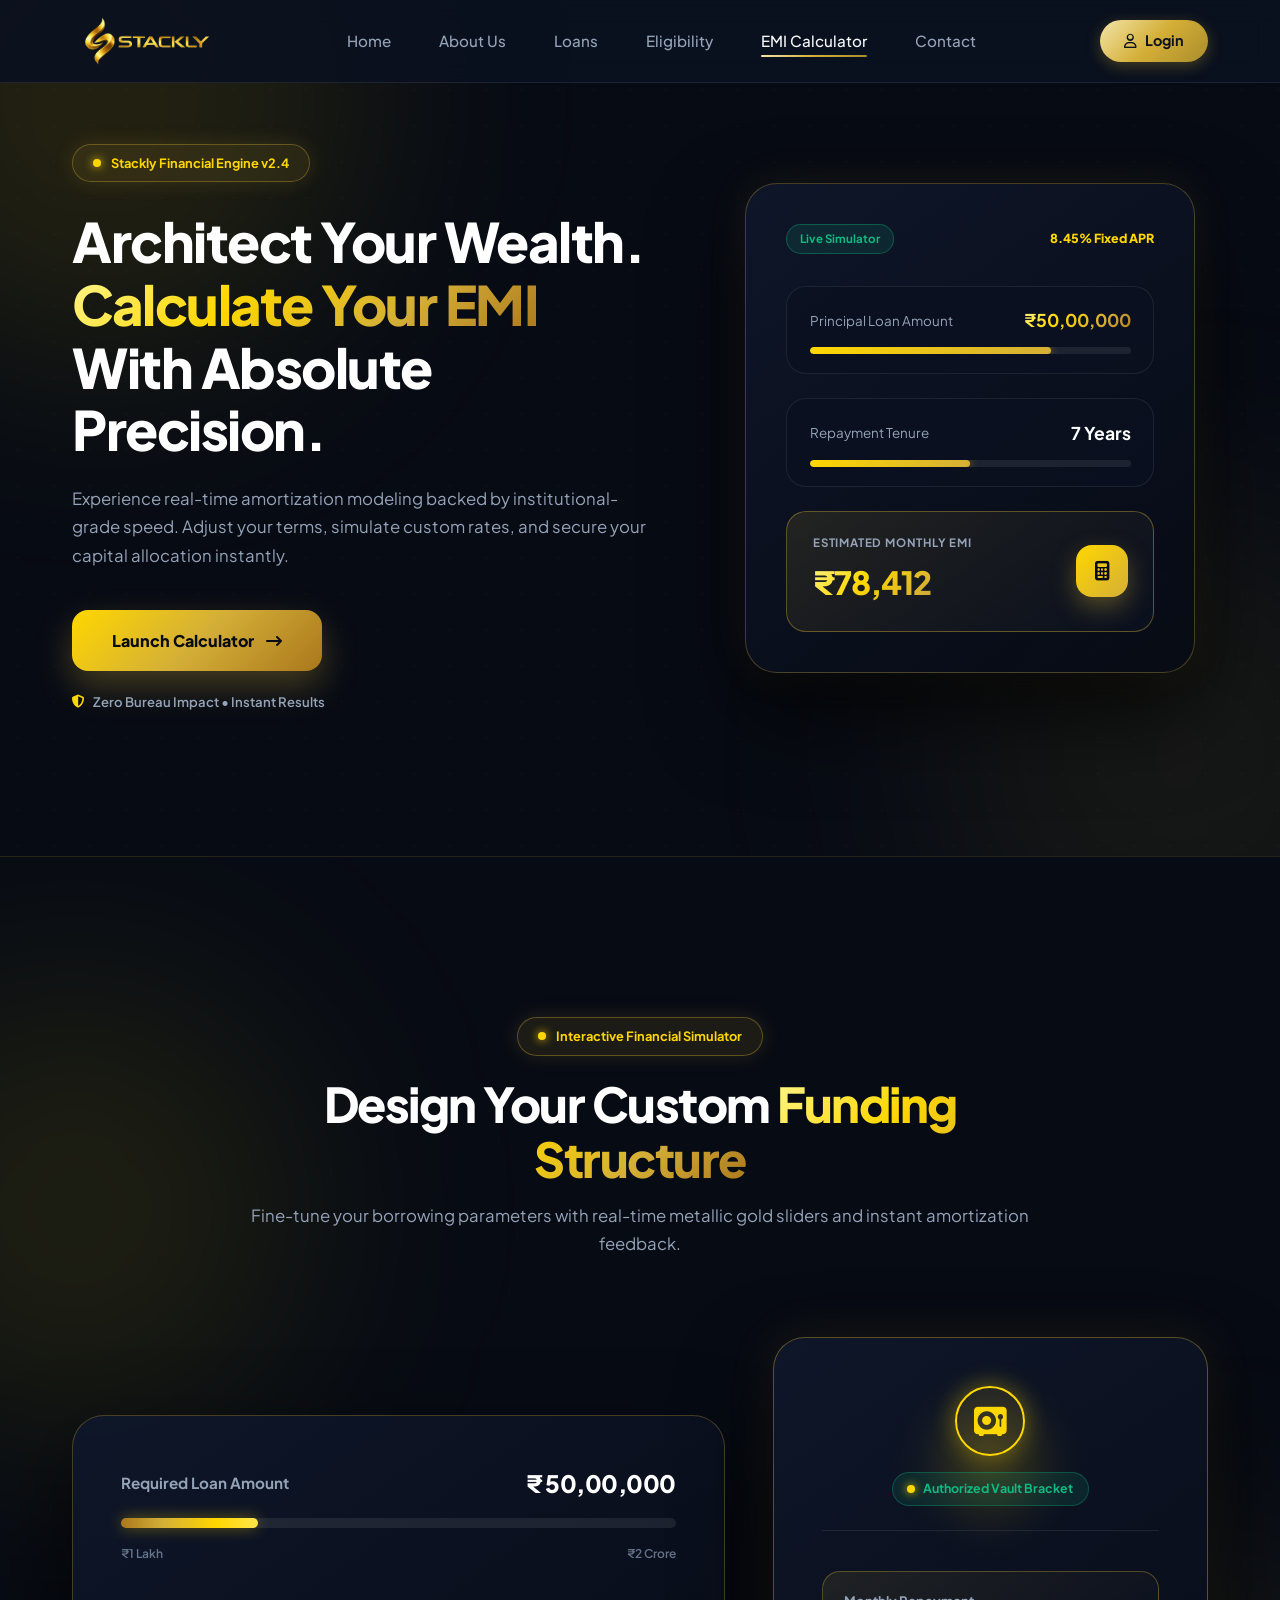
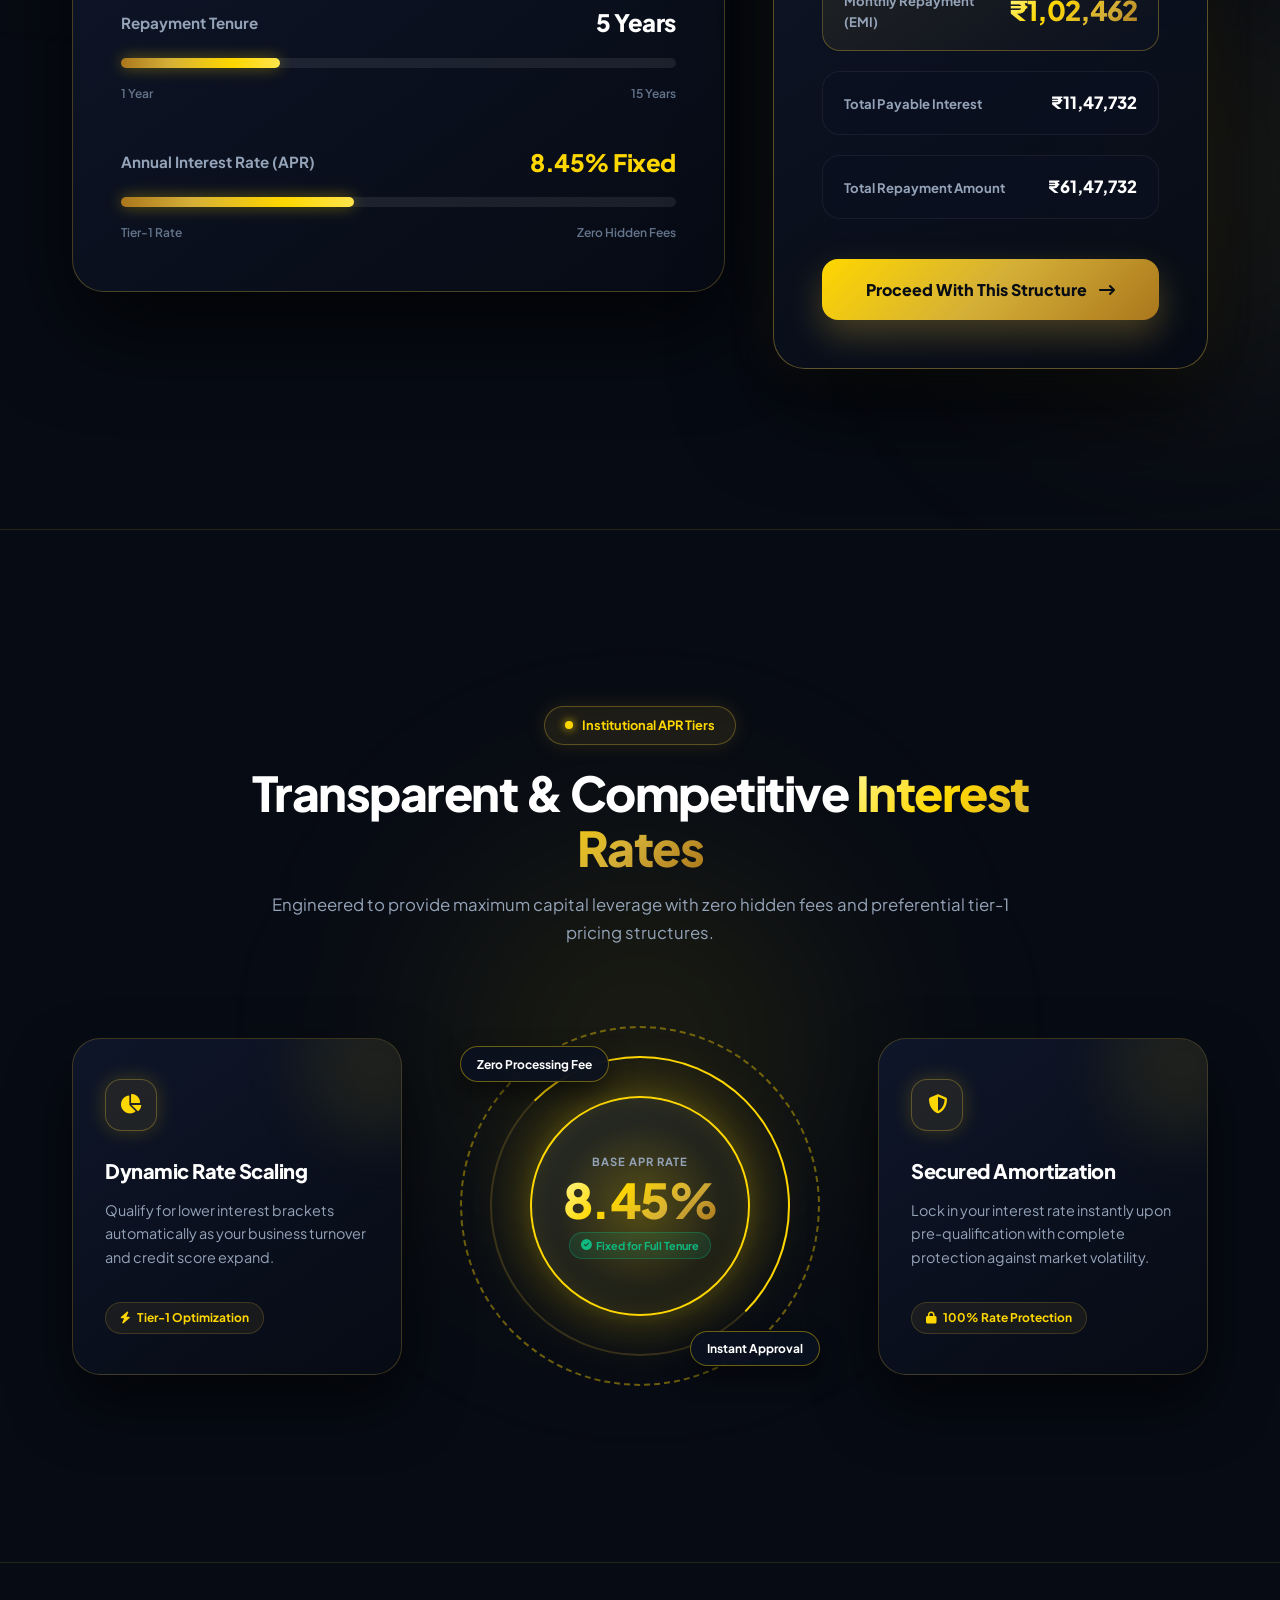
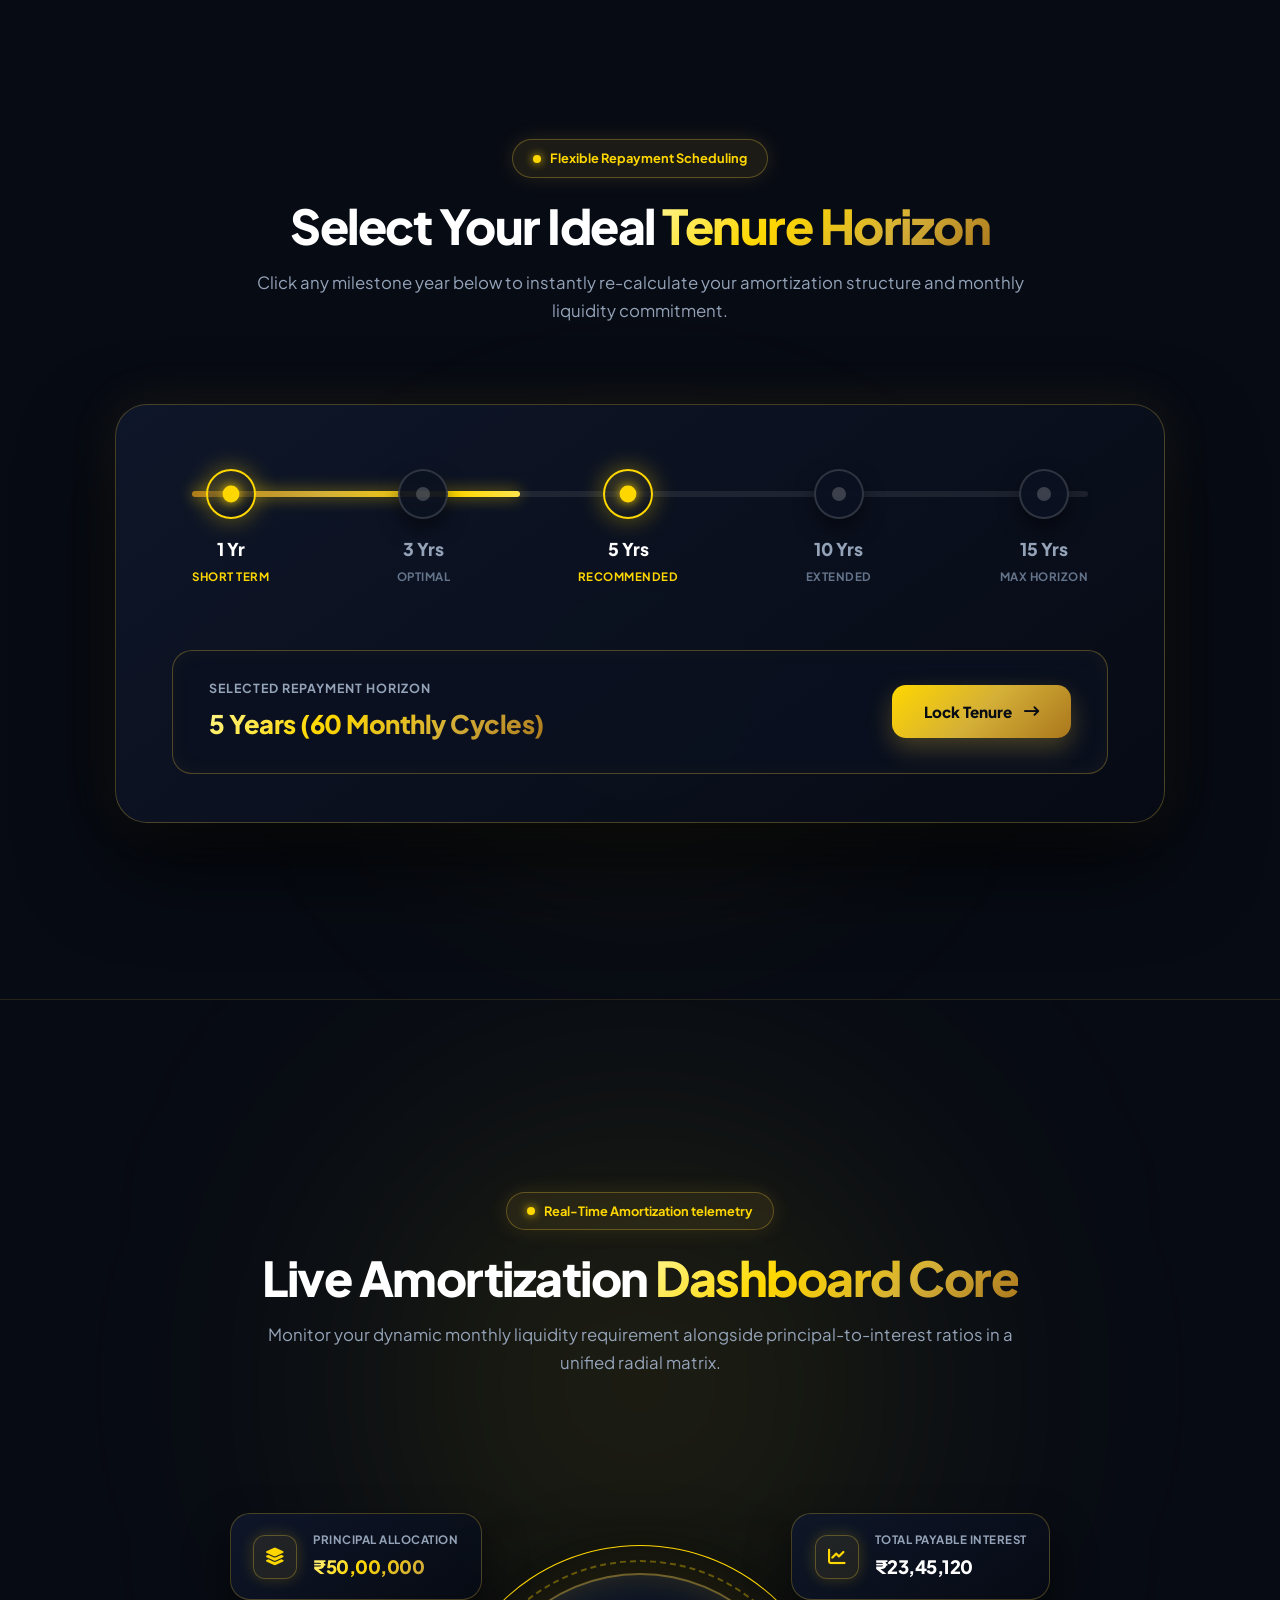
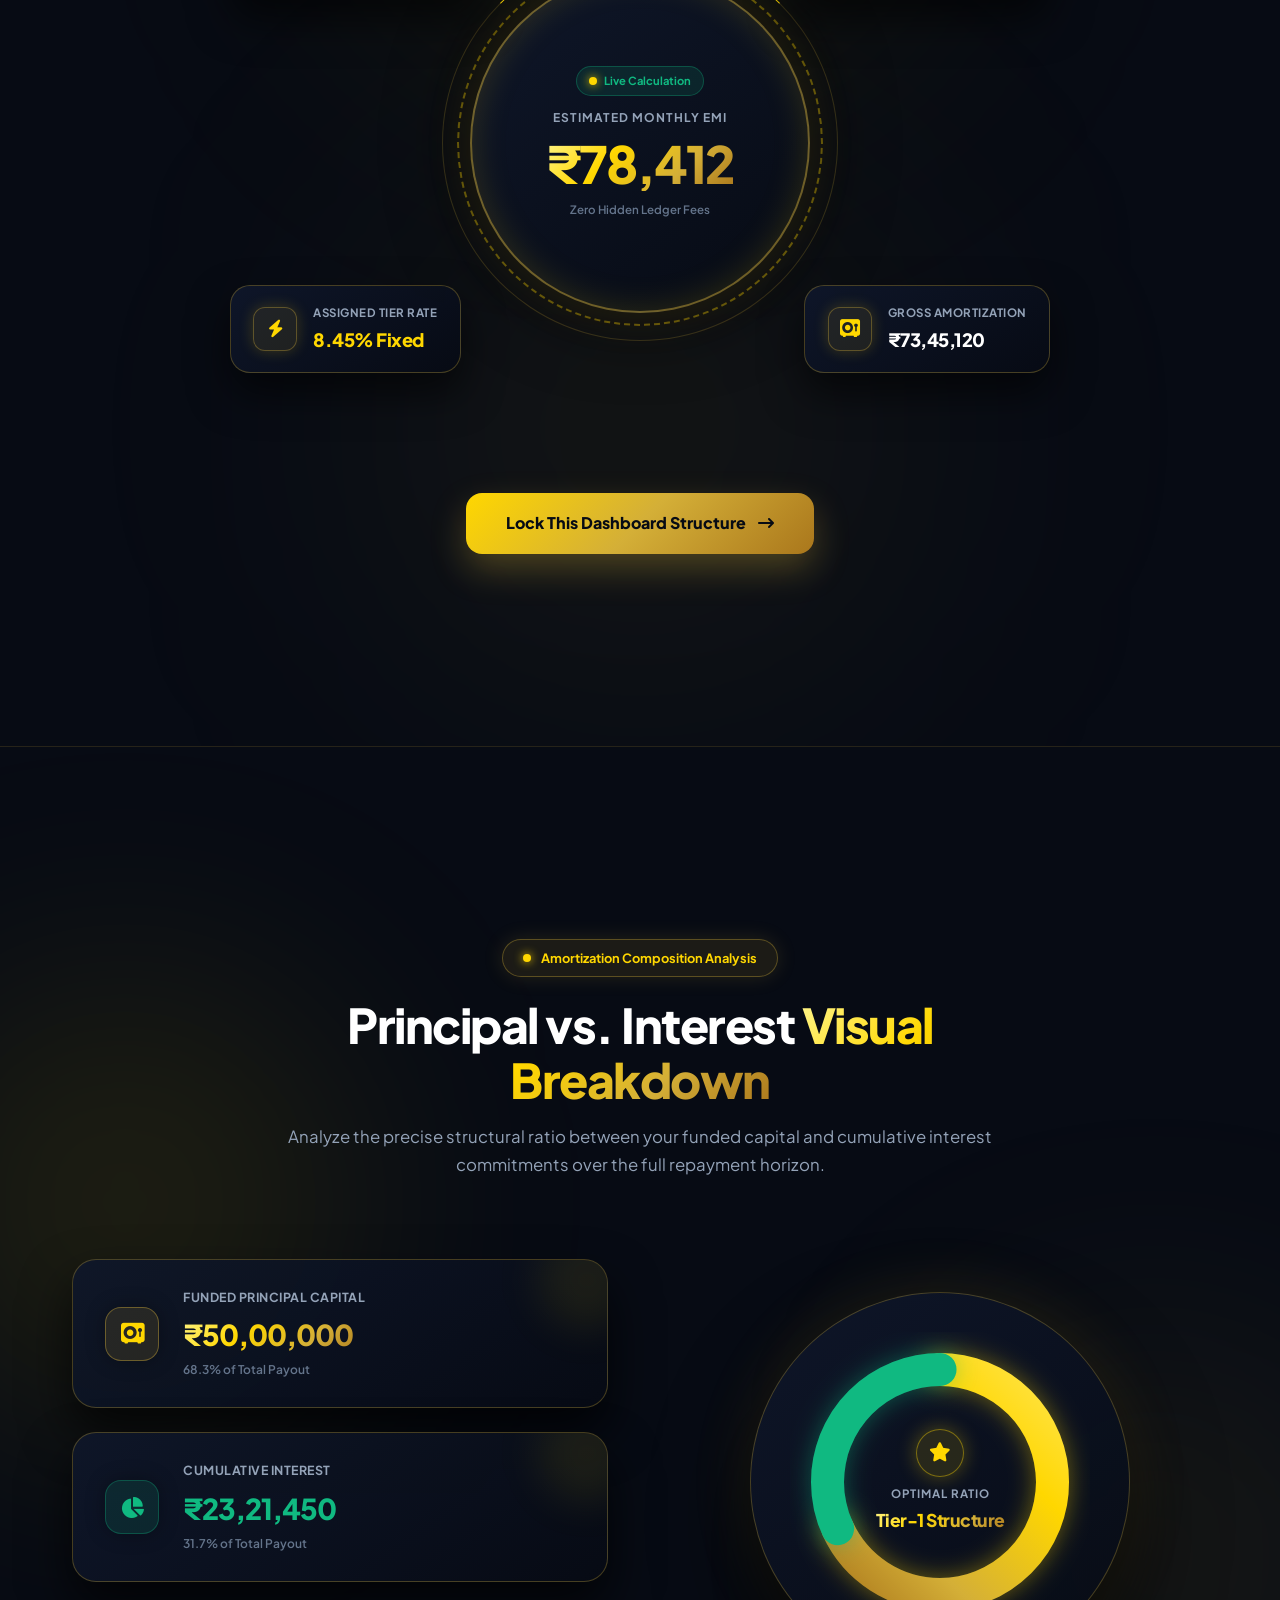
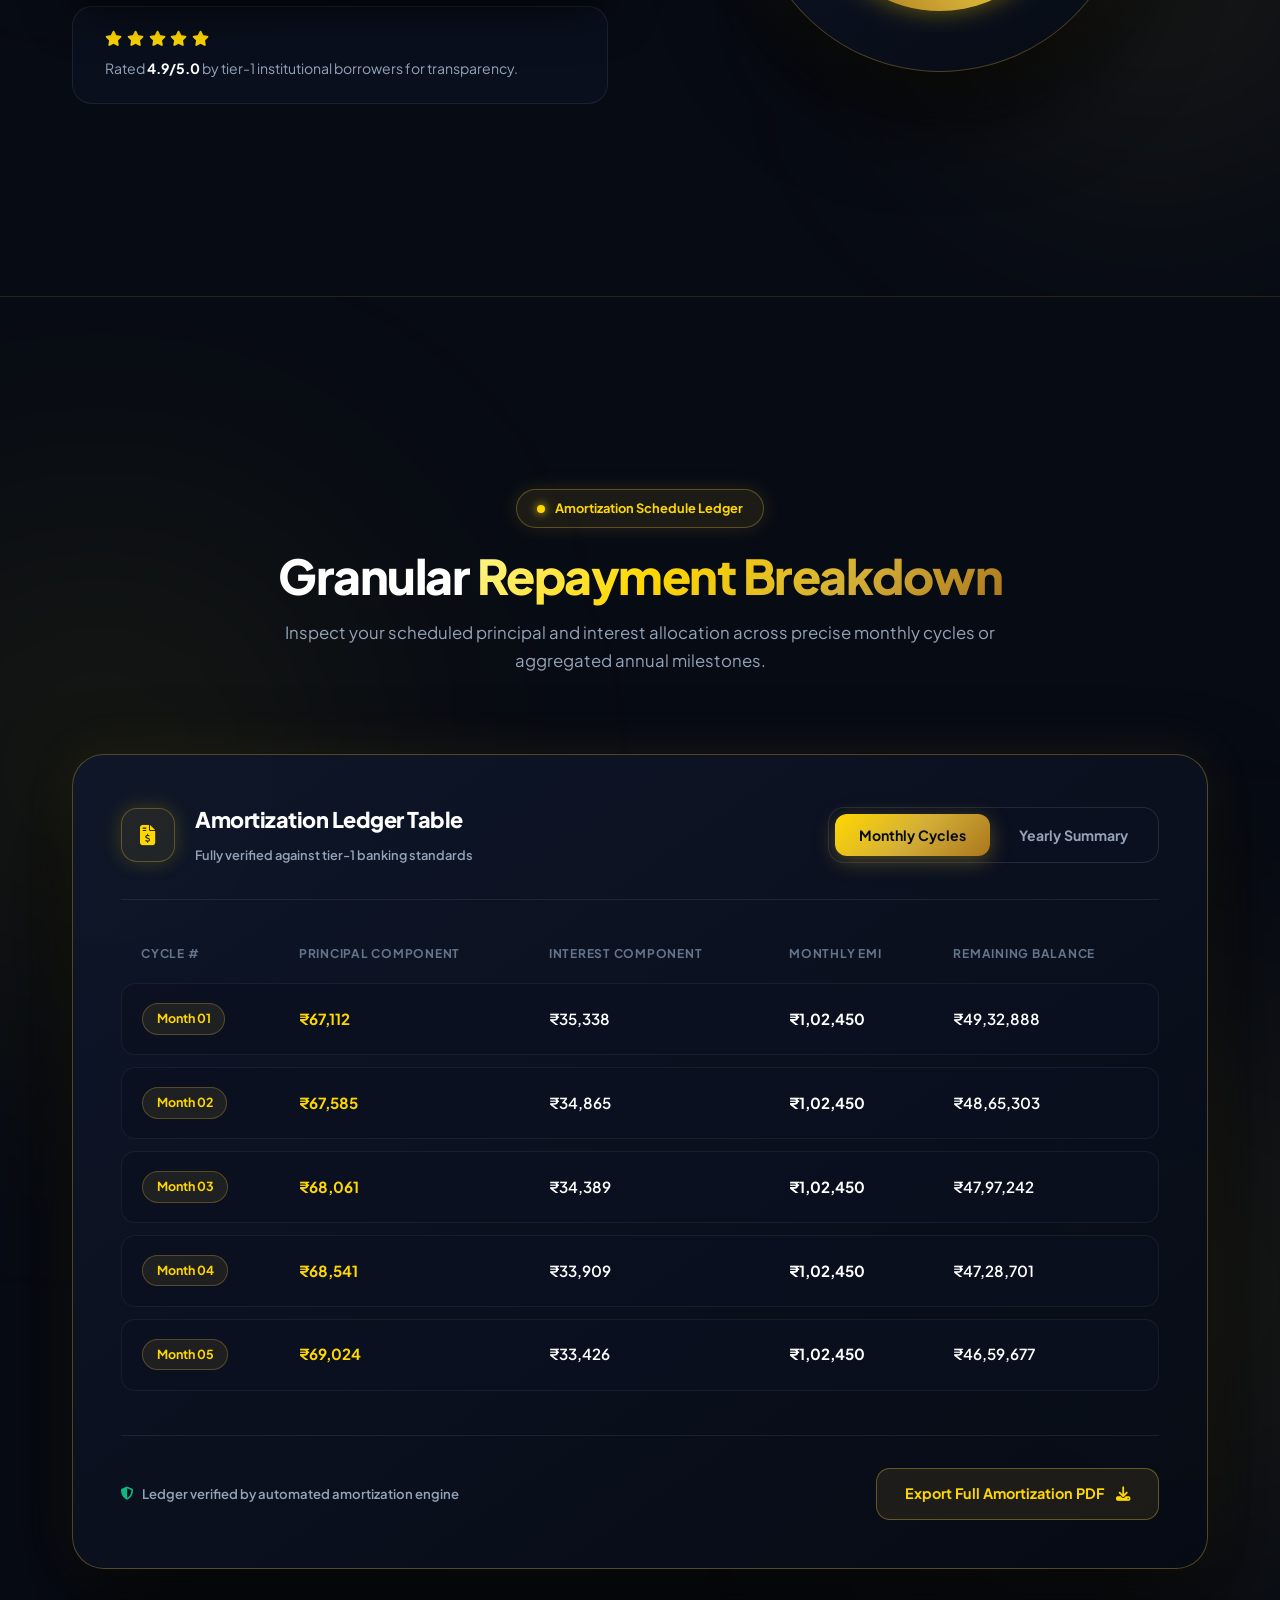
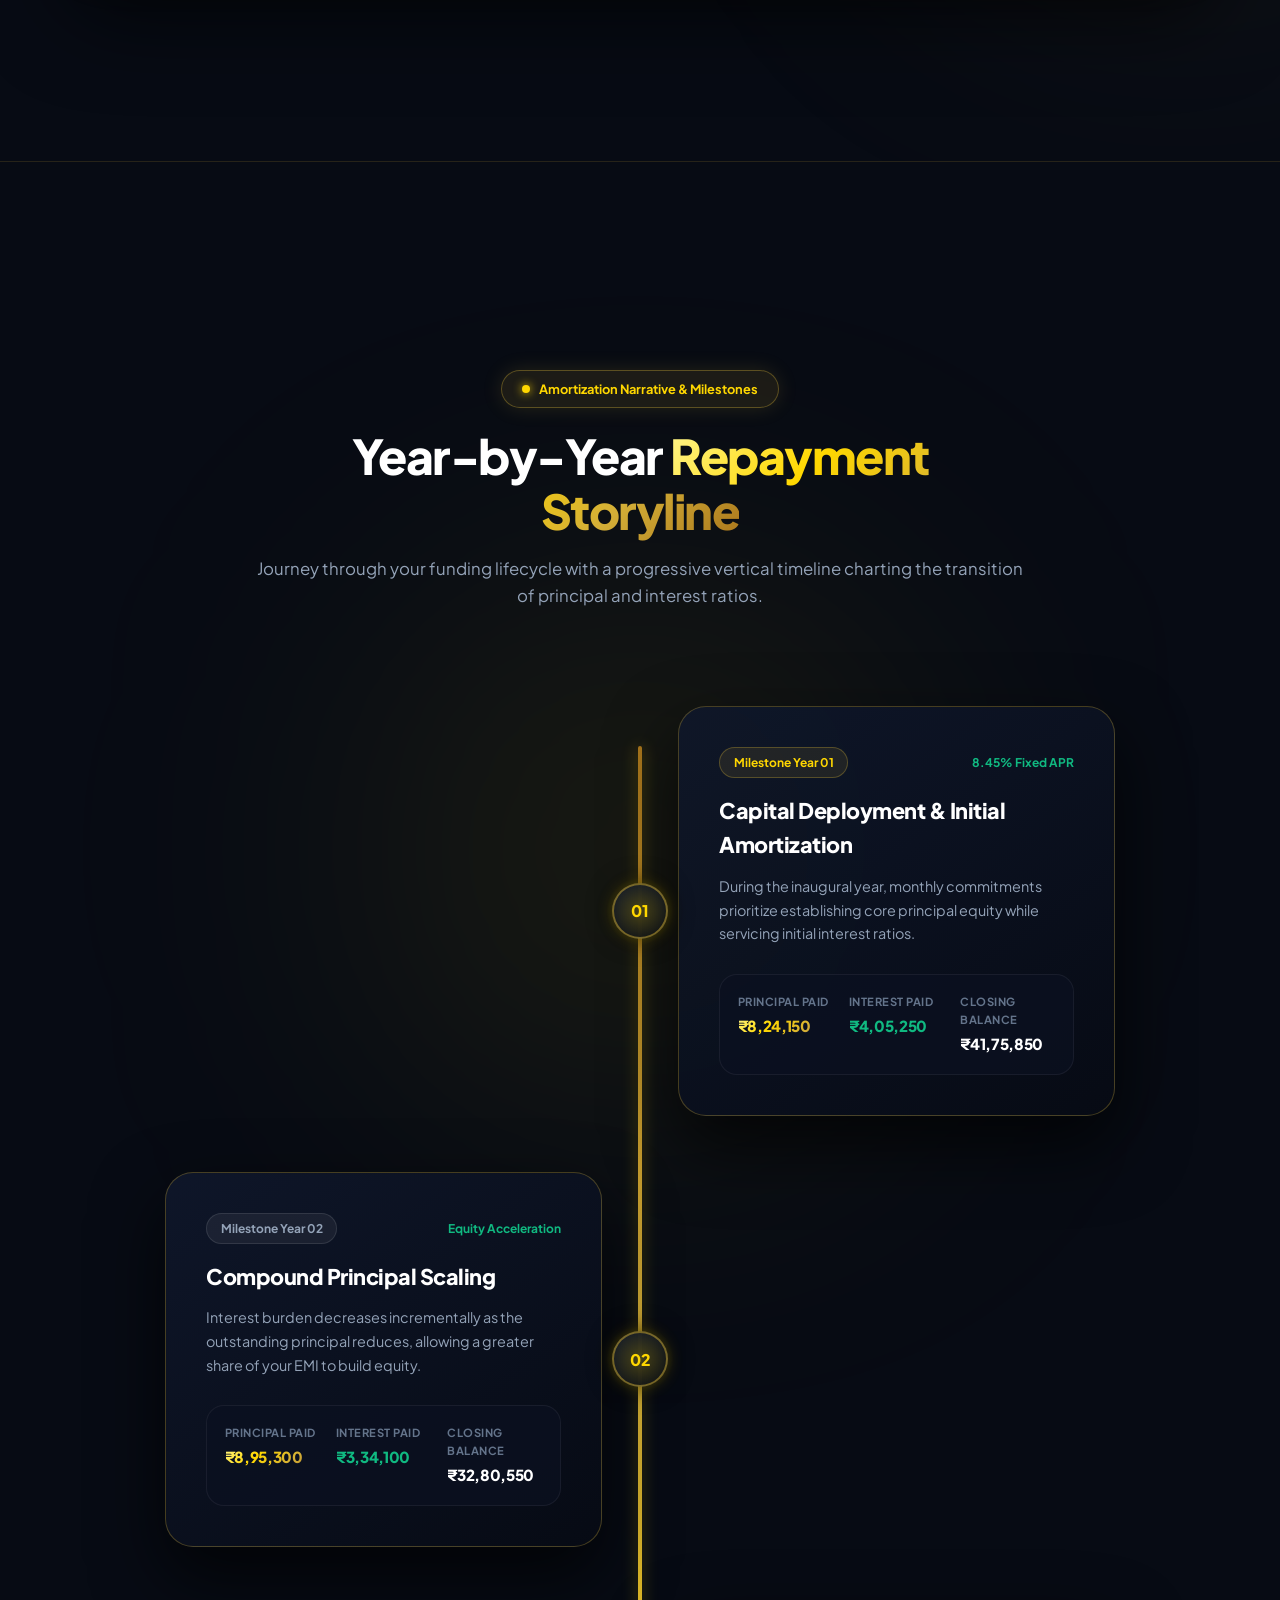
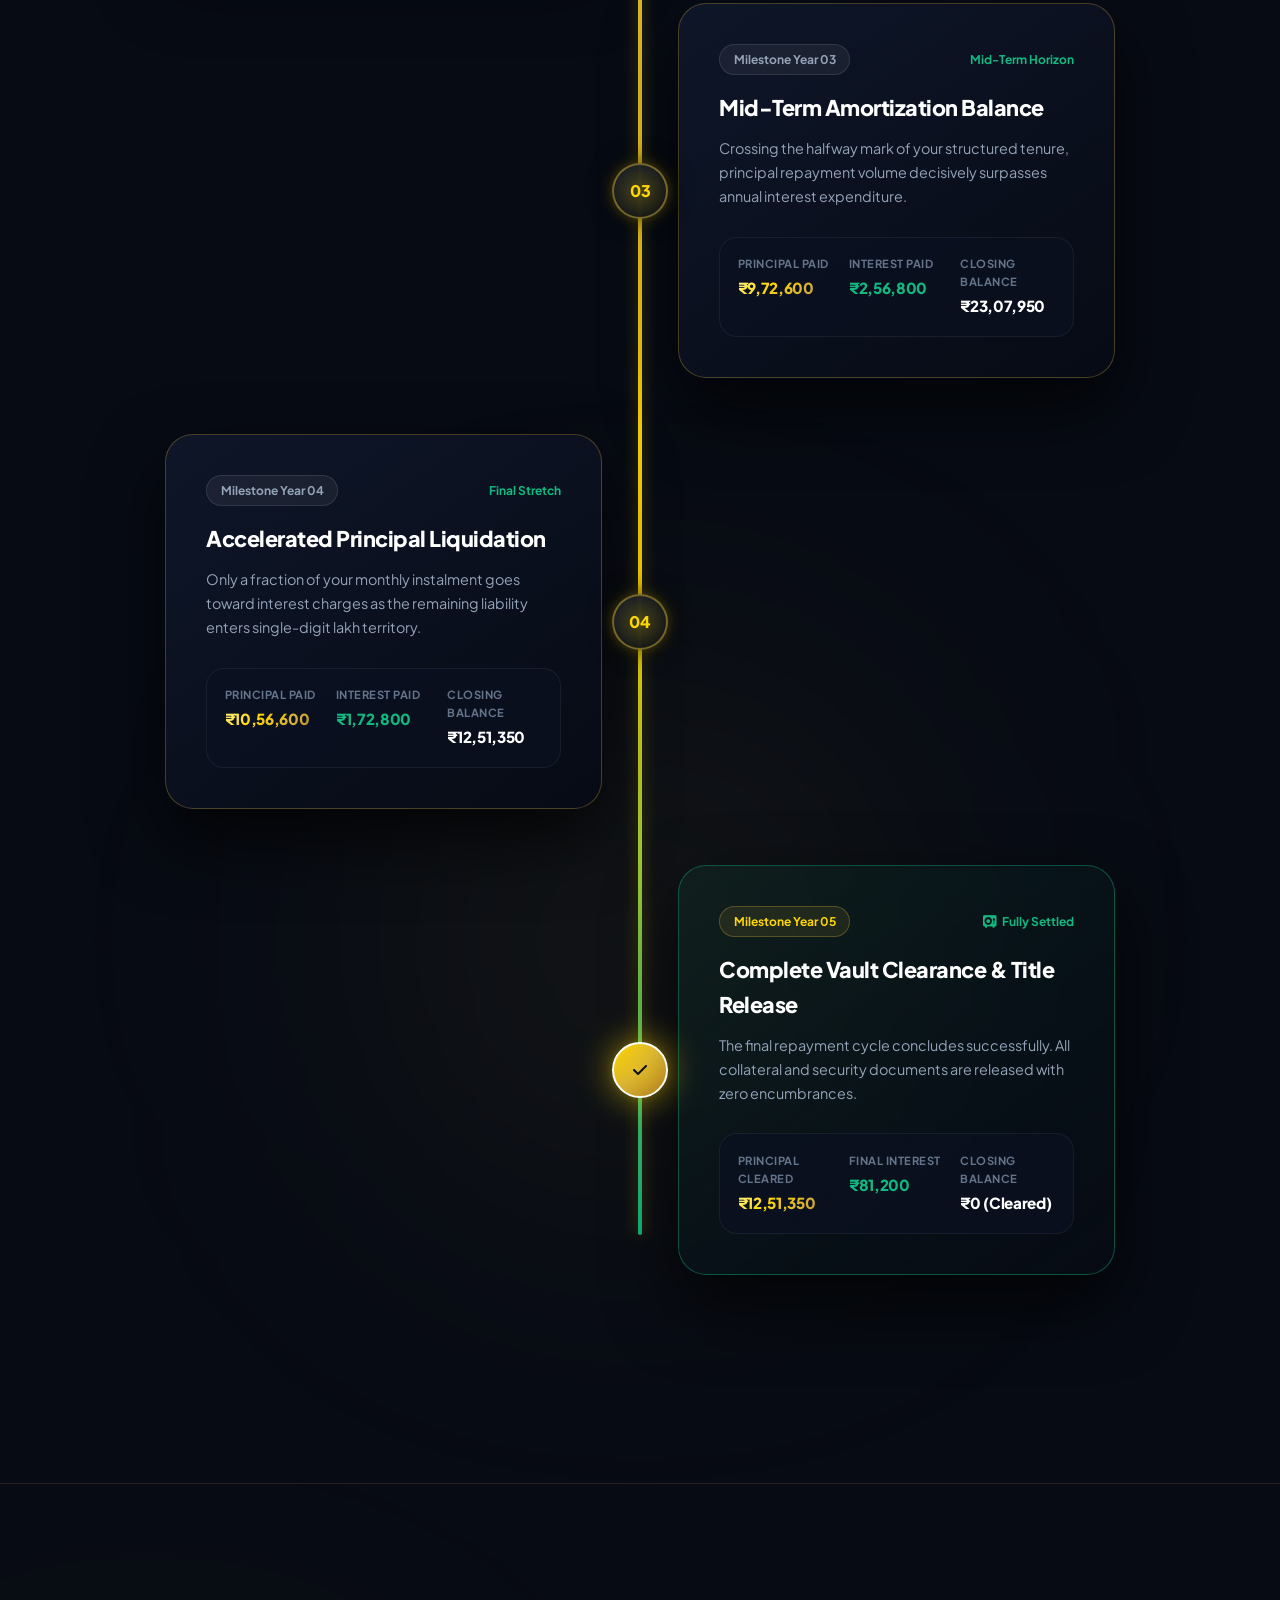
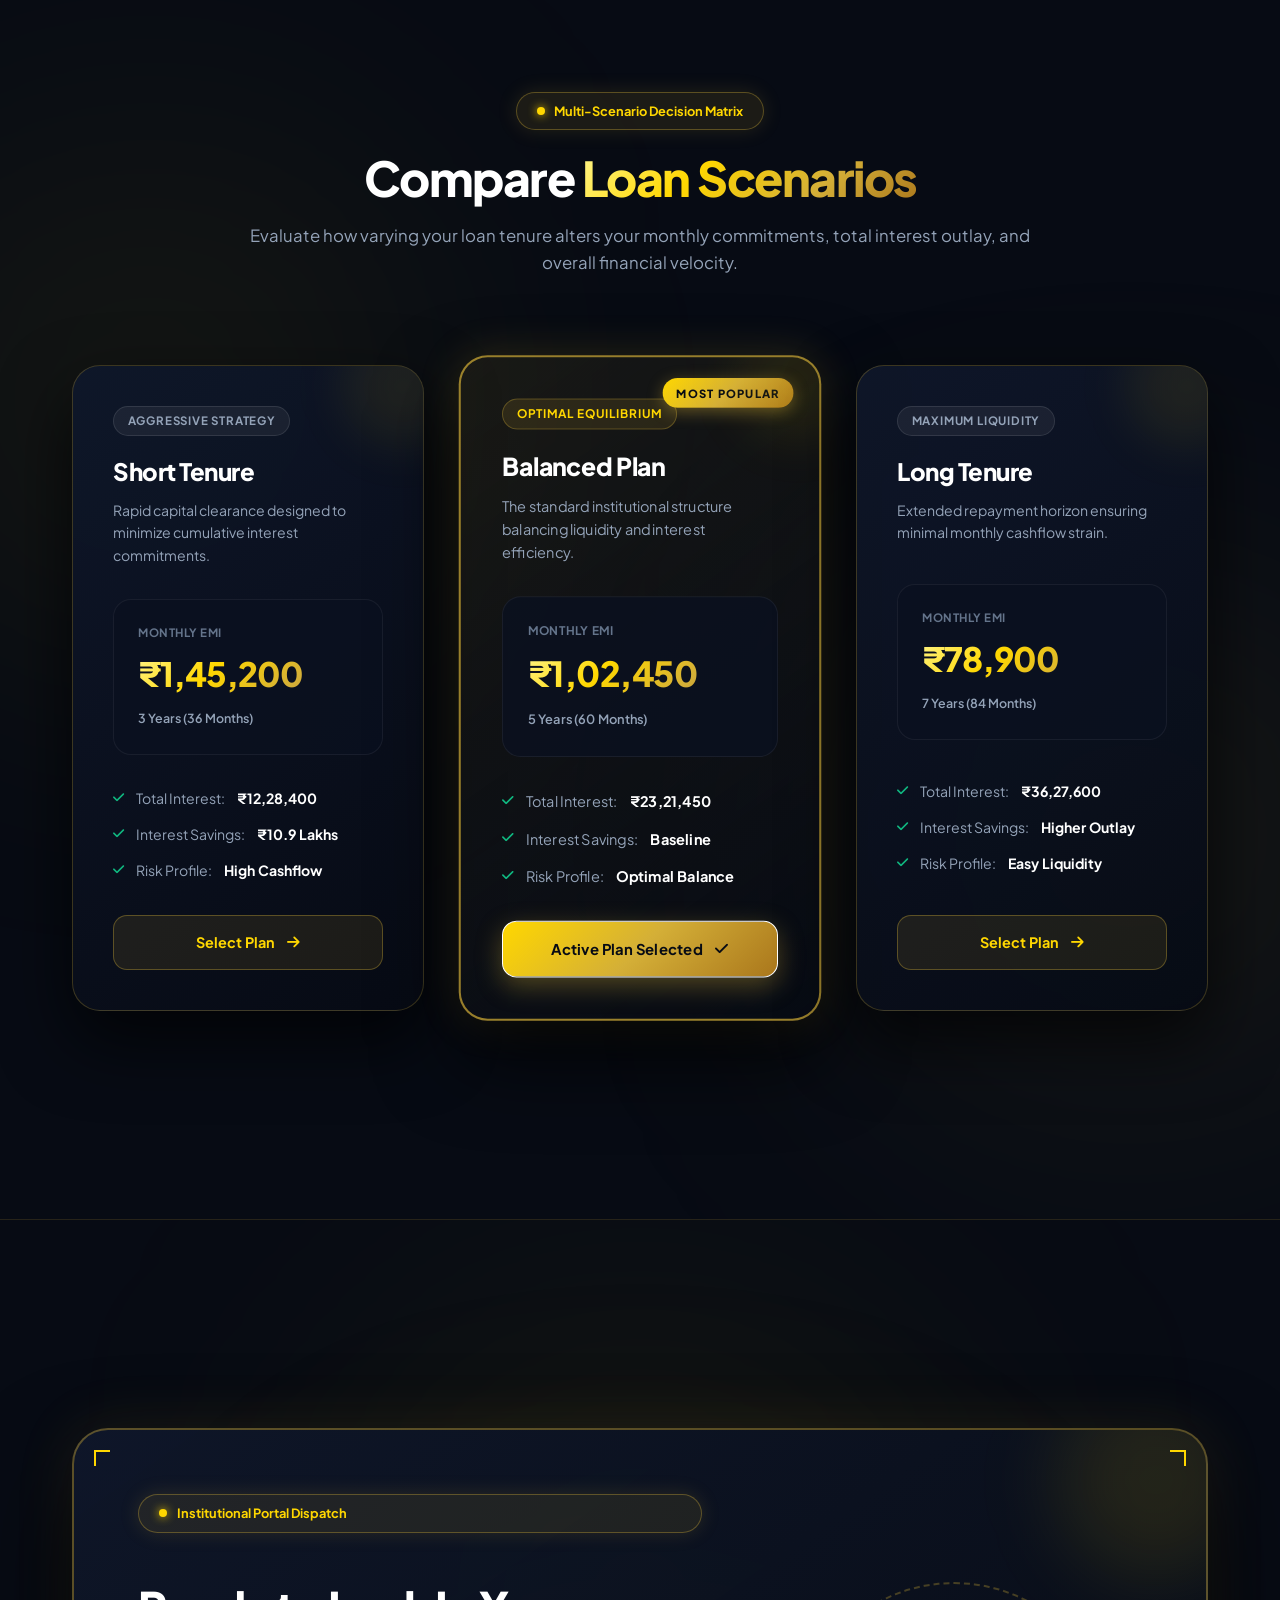
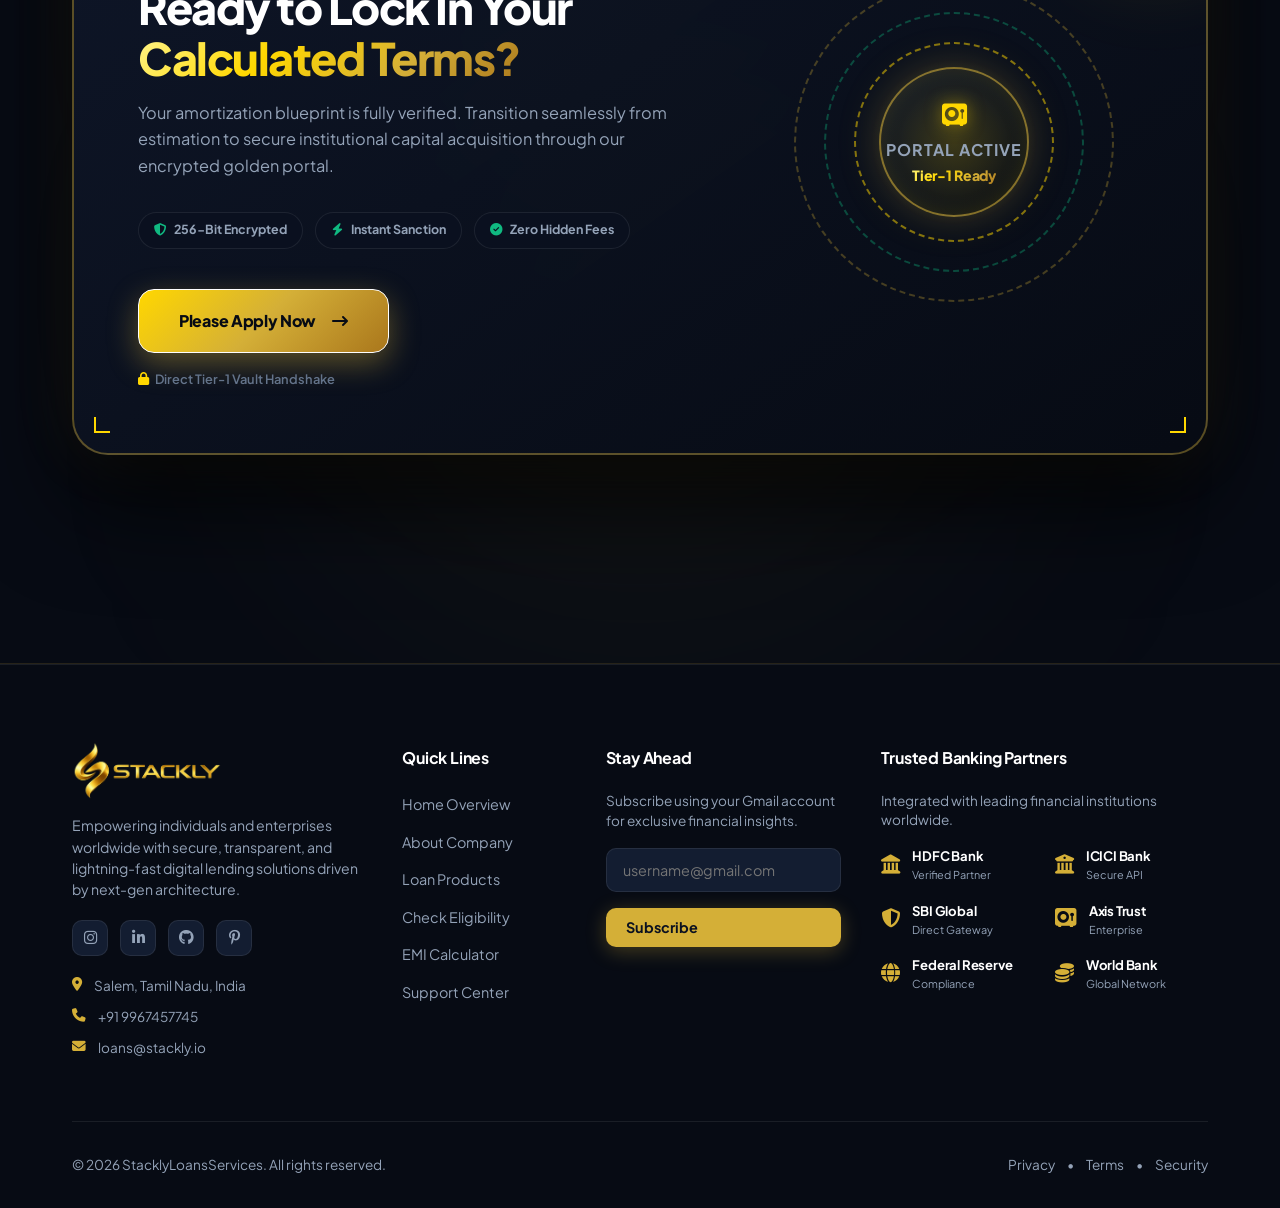
<file: emi calculator.html>
<!DOCTYPE html>
<html lang="en">
<head>
    <meta charset="UTF-8">
    <meta name="viewport" content="width=device-width, initial-scale=1.0">
    <title>Stackly | Premium Loan Services & Financial Solutions</title>
    <!-- Google Fonts -->
    <link rel="preconnect" href="https://fonts.googleapis.com">
    <link rel="preconnect" href="https://fonts.gstatic.com" crossorigin>
    <link href="https://fonts.googleapis.com/css2?family=Plus+Jakarta+Sans:wght@300;400;500;600;700;800&display=swap" rel="stylesheet">
    <!-- FontAwesome Icons -->
    <link rel="stylesheet" href="https://cdnjs.cloudflare.com/ajax/libs/font-awesome/6.4.0/css/all.min.css">
    
    <style>
        /* ==========================================
           STACKLY PROFESSIONAL THEME STYLES
           ========================================== */
        :root {
            --bg-main: #0B1120;
            --bg-card: #131D31;
            --bg-card-hover: #1A2640;
            --accent-gold: #D4AF37;
            --accent-gold-light: #F3E5AB;
            --accent-gold-gradient: linear-gradient(135deg, #F3E5AB 0%, #D4AF37 50%, #AA8C2C 100%);
            --primary-blue: #3B82F6;
            --text-main: #F8FAFC;
            --text-muted: #94A3B8;
            --border-color: rgba(255, 255, 255, 0.08);
            --transition: all 0.4s cubic-bezier(0.4, 0, 0.2, 1);
        }

        * {
            margin: 0;
            padding: 0;
            box-sizing: border-box;
            font-family: 'Plus Jakarta Sans', sans-serif;
            scroll-behavior: smooth;
        }

        body {
            background-color: var(--bg-main);
            color: var(--text-main);
            overflow-x: hidden;
            line-height: 1.6;
        }

        .container {
            max-width: 1200px;
            margin: 0 auto;
            padding: 0 2rem;
        }

        .gradient-text {
            background: var(--accent-gold-gradient);
            -webkit-background-clip: text;
            -webkit-text-fill-color: transparent;
        }

        /* Header & Navigation */
        .header {
            position: fixed;
            top: 0;
            left: 0;
            width: 100%;
            z-index: 1000;
            background: rgba(11, 17, 32, 0.9);
            backdrop-filter: blur(12px);
            border-bottom: 1px solid var(--border-color);
            transition: var(--transition);
        }

        .nav-container {
            max-width: 1200px;
            margin: 0 auto;
            padding: 1rem 2rem;
            display: flex;
            align-items: center;
            justify-content: space-between;
        }

        .logo {
            display: flex;
            align-items: center;
            gap: 0.95rem;
            text-decoration: none;
            z-index: 1002;
        }

        /* Larger Custom Logo Image Styles */
        .logo-img {
            width: 150px;
            height: 50px;
            object-fit: contain;
            border-radius: 12px;
        }

        .logo-text {
            font-size: 1.5rem;
            font-weight: 800;
            color: var(--text-main);
        }

        .logo-text span { color: var(--accent-gold); }

        .nav-menu {
            display: flex;
            gap: 3rem;
            align-items: center;
        }

        .nav-link {
            text-decoration: none;
            color: var(--text-muted);
            font-weight: 500;
            font-size: 0.95rem;
            transition: var(--transition);
            position: relative;
        }

        .nav-link:hover, .nav-link.active {
            color: var(--text-main);
        }

        .nav-link::after {
            content: '';
            position: absolute;
            bottom: -4px;
            left: 0;
            width: 0;
            height: 2px;
            background: var(--accent-gold-gradient);
            transition: var(--transition);
            border-radius: 2px;
        }

        .nav-link:hover::after, .nav-link.active::after {
            width: 100%;
        }

        .nav-right {
            display: flex;
            align-items: center;
            gap: 1rem;
            z-index: 1002;
        }

        /* Gold Login Button (Now redirects to login.html) */
        .btn-login {
            background: var(--accent-gold-gradient);
            color: #0B1120;
            padding: 0.6rem 1.5rem;
            border-radius: 50px;
            font-weight: 700;
            font-size: 0.9rem;
            cursor: pointer;
            transition: var(--transition);
            display: flex;
            align-items: center;
            gap: 0.5rem;
            text-decoration: none;
            box-shadow: 0 4px 15px rgba(212, 175, 55, 0.3);
            border: none;
        }

        .btn-login:hover {
            transform: translateY(-2px);
            box-shadow: 0 6px 20px rgba(212, 175, 55, 0.5);
        }

        .hamburger {
            display: none;
            flex-direction: column;
            gap: 6px;
            cursor: pointer;
        }

        .hamburger span {
            display: block;
            width: 28px;
            height: 2px;
            background: var(--text-main);
            transition: var(--transition);
        }

        .hamburger.active span:nth-child(1) { transform: translateY(8px) rotate(45deg); }
        .hamburger.active span:nth-child(2) { opacity: 0; }
        .hamburger.active span:nth-child(3) { transform: translateY(-8px) rotate(-45deg); }

        /* ==========================================
           DYNAMIC CAROUSEL HERO SECTION
           ========================================== */
        .hero-carousel-section {
            position: relative;
            padding: 11rem 0 5rem;
            min-height: 90vh;
            display: flex;
            align-items: center;
            overflow: hidden;
            background: linear-gradient(135deg, rgba(11, 17, 32, 0.90) 0%, rgba(11, 17, 32, 0.70) 100%),
                        url('./1\ \(16\).webp') center/cover no-repeat;
        }

        .carousel-container {
            position: relative;
            width: 100%;
        }

        .carousel-slide {
            display: none;
            grid-template-columns: 1.1fr 0.9fr;
            gap: 4rem;
            align-items: center;
            opacity: 0;
            transition: opacity 0.6s ease-in-out;
        }

        .carousel-slide.active {
            display: grid;
            opacity: 1;
            animation: fadeIn 0.8s ease forwards;
        }

        @keyframes fadeIn {
            from { opacity: 0; transform: translateY(15px); }
            to { opacity: 1; transform: translateY(0); }
        }

        .slide-content .badge-tag {
            display: inline-flex;
            align-items: center;
            gap: 0.5rem;
            background: rgba(212, 175, 55, 0.12);
            border: 1px solid rgba(212, 175, 55, 0.4);
            color: var(--accent-gold);
            padding: 0.4rem 1rem;
            border-radius: 50px;
            font-size: 0.85rem;
            font-weight: 600;
            margin-bottom: 1.5rem;
        }

        .slide-content h1 {
            font-size: 3.5rem;
            font-weight: 800;
            line-height: 1.15;
            letter-spacing: -1px;
            margin-bottom: 1.5rem;
        }

        .slide-content p {
            color: var(--text-muted);
            font-size: 1.15rem;
            margin-bottom: 2.5rem;
            max-width: 520px;
        }

        .slide-features {
            display: flex;
            gap: 2rem;
            margin-bottom: 2.5rem;
        }

        .slide-feature-item {
            display: flex;
            align-items: center;
            gap: 0.75rem;
            font-weight: 600;
            font-size: 0.95rem;
        }

        .slide-feature-item i {
            color: var(--accent-gold);
            background: rgba(212, 175, 55, 0.1);
            padding: 8px;
            border-radius: 8px;
        }

        .slide-actions {
            display: flex;
            gap: 1rem;
            align-items: center;
            flex-wrap: wrap;
        }

        .btn-primary {
            background: var(--accent-gold-gradient);
            color: #0B1120;
            padding: 0.85rem 2rem;
            border-radius: 50px;
            font-weight: 700;
            text-decoration: none;
            display: inline-flex;
            align-items: center;
            gap: 0.75rem;
            box-shadow: 0 4px 20px rgba(212, 175, 55, 0.3);
            transition: var(--transition);
        }

        .btn-primary:hover {
            transform: translateY(-2px);
            box-shadow: 0 6px 25px rgba(212, 175, 55, 0.5);
        }

        .btn-outline {
            background: rgba(11, 17, 32, 0.4);
            color: var(--text-main);
            border: 1px solid var(--border-color);
            padding: 0.85rem 2rem;
            border-radius: 50px;
            font-weight: 600;
            text-decoration: none;
            transition: var(--transition);
        }

        .btn-outline:hover {
            border-color: var(--accent-gold);
            color: var(--accent-gold-light);
            background: rgba(212, 175, 55, 0.05);
        }

        /* 3D Visual Card Styles */
        .slide-image-wrapper {
            position: relative;
            display: flex;
            justify-content: center;
            align-items: center;
        }

        .spiral-visual-card {
            background: rgba(19, 29, 49, 0.75);
            backdrop-filter: blur(12px);
            border: 1px solid rgba(212, 175, 55, 0.35);
            border-radius: 28px;
            overflow: hidden;
            box-shadow: 0 25px 50px rgba(0, 0, 0, 0.7), 0 0 40px rgba(212, 175, 55, 0.15);
            max-width: 400px;
            width: 100%;
            position: relative;
            text-align: center;
            padding: 1.25rem 1rem 1rem 1rem;
        }

        .spiral-visual-card img {
            width: 100%;
            height: 300px;
            object-fit: contain;
            display: block;
            filter: drop-shadow(0 10px 15px rgba(0,0,0,0.5));
            animation: floatGlow 4s ease-in-out infinite;
        }

        @keyframes floatGlow {
            0%, 100% { transform: translateY(0); }
            50% { transform: translateY(-8px); }
        }

        .card-floating-tag {
            margin-top: 1rem;
            background: rgba(11, 17, 32, 0.9);
            border: 1px solid rgba(212, 175, 55, 0.3);
            padding: 0.85rem 1.25rem;
            border-radius: 14px;
            display: flex;
            justify-content: space-between;
            align-items: center;
            text-align: left;
        }

        /* Carousel Navigation Controls */
        .carousel-controls {
            display: flex;
            justify-content: space-between;
            align-items: center;
            margin-top: 3rem;
            padding-top: 2rem;
            border-top: 1px solid var(--border-color);
        }

        .carousel-dots {
            display: flex;
            gap: 10px;
        }

        .dot {
            width: 12px;
            height: 12px;
            border-radius: 50%;
            background: var(--border-color);
            cursor: pointer;
            transition: var(--transition);
        }

        .dot.active {
            width: 36px;
            border-radius: 6px;
            background: var(--accent-gold-gradient);
        }

        .carousel-arrows {
            display: flex;
            gap: 1rem;
        }

        .carousel-arrow-btn {
            width: 44px;
            height: 44px;
            background: var(--bg-card);
            border: 1px solid var(--border-color);
            border-radius: 50%;
            color: var(--text-main);
            display: flex;
            align-items: center;
            justify-content: center;
            cursor: pointer;
            transition: var(--transition);
        }

        .carousel-arrow-btn:hover {
            background: var(--accent-gold);
            color: #0B1120;
            border-color: var(--accent-gold);
        }

        /* Footer */
        .footer {
            background: #070B14;
            border-top: 1px solid var(--border-color);
            padding: 4rem 0 2rem;
            text-align: center;
            color: var(--text-muted);
            font-size: 0.85rem;
        }

        /* Mobile Responsiveness */
        @media (max-width: 992px) {
            .hero-carousel-section {
                padding: 9rem 0 4rem;
                min-height: auto;
            }
            .carousel-slide { 
                grid-template-columns: 1fr; 
                text-align: center; 
                gap: 2.5rem; 
            }
            .slide-content h1 {
                font-size: 2.5rem;
            }
            .slide-content p { 
                margin: 0 auto 2rem; 
                font-size: 1rem;
            }
            .slide-features { 
                justify-content: center; 
                flex-wrap: wrap; 
                gap: 1rem;
            }
            .slide-actions { 
                justify-content: center; 
            }
            .spiral-visual-card { 
                max-width: 320px; 
                margin: 0 auto; 
            }
            
            .nav-menu {
                position: fixed;
                top: 0;
                left: -100%;
                width: 100vw;
                height: 100vh;
                background: var(--bg-main);
                flex-direction: column;
                justify-content: center;
                align-items: center;
                gap: 2rem;
                transition: var(--transition);
                z-index: 1001;
                padding: 2rem;
            }
            .nav-menu.active {
                left: 0;
            }
            .nav-menu .nav-link {
                font-size: 1.25rem;
                font-weight: 600;
            }
            .hamburger {
                display: flex;
            }
            .nav-right .btn-login {
                display: none;
            }
            .mobile-login-container {
                display: block;
                margin-top: 1rem;
            }
        }

        @media (max-width: 576px) {
            .container {
                padding: 0 1.25rem;
            }
            .slide-content h1 {
                font-size: 2rem;
            }
            .slide-actions {
                flex-direction: column;
                width: 100%;
            }
            .btn-primary, .btn-outline {
                width: 100%;
                justify-content: center;
            }
            .carousel-controls {
                margin-top: 2rem;
                padding-top: 1.25rem;
            }
        }

        @media (min-width: 993px) {
            .mobile-login-container { display: none; }
        }
    </style>
</head>
<body>

    <!-- Header / Navigation -->
    <header id="header" class="header">
        <div class="nav-container">
            <!-- Left: Larger Custom Logo Image -->
            <a href="./index.html" class="logo">
                <img src="./gold.webp" alt="Stackly Logo" class="logo-img">
               
            </a>

            <!-- Center: Navigation Menu -->
            <nav class="nav-menu" id="navMenu">
                <a href="./index.html" class="nav-link ">Home</a>
                <a href="./about.html" class="nav-link">About Us</a>
                <a href="./loans.html" class="nav-link">Loans</a>
                <a href="./eligibility.html" class="nav-link ">Eligibility</a>
                <a href="./emi calculator.html" class="nav-link active">EMI Calculator</a>
                <a href="./contact.html" class="nav-link">Contact</a>
                
                <!-- Login Button inside Mobile Menu View (Links to login.html) -->
                <div class="mobile-login-container">
                    <a href="./login.html" class="btn-login">
                        <i class="fa-regular fa-user"></i> Login
                    </a>
                </div>
            </nav>

            <!-- Right: Desktop Login Button (Links to login.html) & Hamburger Toggle -->
            <div class="nav-right">
                <a href="./login.html" class="btn-login">
                    <i class="fa-regular fa-user"></i> Login
                </a>
                <div class="hamburger" id="hamburger">
                    <span></span>
                    <span></span>
                    <span></span>
                </div>
            </div>
        </div>
    </header>

<!-- ULTIMATE LUXURY STACKLY EMI CALCULATOR HERO SECTION -->
    <section class="stackly-luxury-emi-hero">
        
        <!-- Ambient Background Glows -->
        <div class="luxury-glow glow-top-left"></div>
        <div class="luxury-glow glow-bottom-right"></div>
        <div class="luxury-grid-overlay"></div>

        <div class="container">
            <div class="luxury-hero-grid">
                
                <!-- Left Column: High-Impact Typography & Action -->
                <div class="luxury-hero-content">
                    <div class="luxury-badge-pill">
                        <span class="pulse-dot"></span>
                        <span>Stackly Financial Engine v2.4</span>
                    </div>

                    <h1 class="luxury-hero-title">
                        Architect Your Wealth. <br>
                        <span class="luxury-gold-gradient">Calculate Your EMI</span> <br>
                        With Absolute Precision.
                    </h1>

                    <p class="luxury-hero-desc">
                        Experience real-time amortization modeling backed by institutional-grade speed. Adjust your terms, simulate custom rates, and secure your capital allocation instantly.
                    </p>

                    <!-- Feature Action Group -->
                    <div class="luxury-action-row">
                        <a href="./404.html" class="luxury-gold-cta-btn">
                            <span>Launch Calculator</span>
                            <i class="fa-solid fa-arrow-right-long"></i>
                        </a>
                        <div class="luxury-trust-badge">
                            <i class="fa-solid fa-shield-halved"></i>
                            <span>Zero Bureau Impact • Instant Results</span>
                        </div>
                    </div>
                </div>

                <!-- Right Column: Interactive Luxury Simulator Card with Hover Effects -->
                <div class="luxury-hero-visual">
                    <div class="luxury-sim-card">
                        
                        <div class="sim-card-top-bar">
                            <span class="sim-tag-live">Live Simulator</span>
                            <span class="sim-tag-apr">8.45% Fixed APR</span>
                        </div>

                        <div class="sim-card-body">
                            
                            <!-- Slider Item 1 -->
                            <div class="sim-control-group">
                                <div class="control-label-row">
                                    <span>Principal Loan Amount</span>
                                    <strong class="luxury-gold-gradient">₹50,00,000</strong>
                                </div>
                                <div class="luxury-track-bar">
                                    <div class="luxury-track-fill" style="width: 75%;"></div>
                                </div>
                            </div>

                            <!-- Slider Item 2 -->
                            <div class="sim-control-group">
                                <div class="control-label-row">
                                    <span>Repayment Tenure</span>
                                    <strong>7 Years</strong>
                                </div>
                                <div class="luxury-track-bar">
                                    <div class="luxury-track-fill" style="width: 50%;"></div>
                                </div>
                            </div>

                            <!-- Output Summary Box with Hover Glow -->
                            <div class="sim-result-box">
                                <div class="result-text">
                                    <span class="result-sub">Estimated Monthly EMI</span>
                                    <h3 class="luxury-gold-gradient">₹78,412</h3>
                                </div>
                                <div class="result-icon-btn">
                                    <i class="fa-solid fa-calculator"></i>
                                </div>
                            </div>

                        </div>

                    </div>
                </div>

            </div>
        </div>
    </section>

    <!-- CSS STYLES FOR LUXURY EMI CALCULATOR HERO SECTION -->
    <style>
        .stackly-luxury-emi-hero {
            background-color: #070b14;
            color: #ffffff;
            padding: 9rem 0 9rem 0;
            font-family: 'Plus Jakarta Sans', sans-serif;
            position: relative;
            overflow: hidden;
            border-bottom: 1px solid rgba(212, 175, 55, 0.15);
        }

        /* Ambient Lighting Backgrounds */
        .luxury-glow {
            position: absolute;
            width: 500px;
            height: 500px;
            border-radius: 50%;
            filter: blur(120px);
            pointer-events: none;
            z-index: 1;
        }

        .glow-top-left {
            top: -150px;
            left: -150px;
            background: rgba(255, 215, 0, 0.12);
        }

        .glow-bottom-right {
            bottom: -150px;
            right: -150px;
            background: rgba(212, 175, 55, 0.08);
        }

        .luxury-grid-overlay {
            position: absolute;
            inset: 0;
            background-image: radial-gradient(rgba(212, 175, 55, 0.08) 1px, transparent 1px);
            background-size: 36px 36px;
            opacity: 0.4;
            z-index: 1;
            pointer-events: none;
        }

        .luxury-hero-grid {
            max-width: 1200px;
            margin: 0 auto;
            display: grid;
            grid-template-columns: 1.1fr 0.9fr;
            gap: 5rem;
            align-items: center;
            position: relative;
            z-index: 2;
        }

        .luxury-hero-content {
            display: flex;
            flex-direction: column;
            align-items: flex-start;
        }

        /* Gold Gradient Utility */
        .luxury-gold-gradient {
            background: linear-gradient(135deg, #FFF68F 0%, #FFD700 35%, #D4AF37 70%, #AA771C 100%);
            -webkit-background-clip: text;
            -webkit-text-fill-color: transparent;
        }

        /* Badge Pill */
        .luxury-badge-pill {
            display: flex;
            align-items: center;
            gap: 0.6rem;
            background: rgba(212, 175, 55, 0.1);
            border: 1px solid rgba(212, 175, 55, 0.35);
            padding: 0.5rem 1.25rem;
            border-radius: 30px;
            font-size: 0.8rem;
            font-weight: 700;
            color: #FFD700;
            margin-bottom: 1.75rem;
            box-shadow: 0 0 20px rgba(212, 175, 55, 0.15);
        }

        .pulse-dot {
            width: 8px;
            height: 8px;
            background: #FFD700;
            border-radius: 50%;
            box-shadow: 0 0 10px #FFD700;
            animation: pulseLuxDot 2s infinite ease-in-out;
        }

        @keyframes pulseLuxDot {
            0%, 100% { transform: scale(1); opacity: 1; }
            50% { transform: scale(1.4); opacity: 0.5; }
        }

        .luxury-hero-title {
            font-size: 3.4rem;
            font-weight: 800;
            line-height: 1.15;
            letter-spacing: -1.5px;
            margin-bottom: 1.5rem;
        }

        .luxury-hero-desc {
            font-size: 1.05rem;
            color: #94a3b8;
            line-height: 1.7;
            margin-bottom: 2.5rem;
        }

        /* Action Row */
        .luxury-action-row {
            display: flex;
            flex-direction: column;
            gap: 1.25rem;
            width: 100%;
        }

        .luxury-gold-cta-btn {
            background: linear-gradient(135deg, #FFD700 0%, #D4AF37 50%, #AA771C 100%);
            color: #070b14;
            padding: 1.1rem 2.5rem;
            border-radius: 16px;
            font-size: 1rem;
            font-weight: 800;
            text-decoration: none;
            display: inline-flex;
            align-items: center;
            justify-content: center;
            gap: 0.75rem;
            transition: all 0.35s cubic-bezier(0.165, 0.84, 0.44, 1);
            box-shadow: 0 15px 35px rgba(212, 175, 55, 0.3);
            width: fit-content;
        }

        /* Stunning Hover State for Button */
        .luxury-gold-cta-btn:hover {
            transform: translateY(-4px) scale(1.02);
            box-shadow: 0 20px 45px rgba(255, 215, 0, 0.5), 0 0 20px rgba(255, 215, 0, 0.4);
            background: linear-gradient(135deg, #FFE44D 0%, #FFD700 50%, #C59B27 100%);
        }

        .luxury-trust-badge {
            display: flex;
            align-items: center;
            gap: 0.5rem;
            font-size: 0.82rem;
            font-weight: 600;
            color: #94a3b8;
        }

        .luxury-trust-badge i {
            color: #FFD700;
        }

        /* Right Column: Interactive Simulator Card */
        .luxury-hero-visual {
            display: flex;
            align-items: center;
            justify-content: center;
            position: relative;
        }

        .luxury-sim-card {
            width: 100%;
            max-width: 450px;
            background: linear-gradient(145deg, rgba(15, 23, 42, 0.95) 0%, rgba(7, 11, 20, 0.95) 100%);
            border: 1px solid rgba(212, 175, 55, 0.3);
            border-radius: 32px;
            padding: 2.5rem;
            box-shadow: 0 40px 90px rgba(0, 0, 0, 0.7), 0 0 40px rgba(212, 175, 55, 0.1);
            position: relative;
            transition: all 0.4s cubic-bezier(0.165, 0.84, 0.44, 1);
        }

        /* Stunning Hover State for Card */
        .luxury-sim-card:hover {
            transform: translateY(-6px);
            border-color: rgba(255, 215, 0, 0.7);
            box-shadow: 0 50px 100px rgba(0, 0, 0, 0.8), 0 0 60px rgba(255, 215, 0, 0.2);
        }

        .sim-card-top-bar {
            display: flex;
            align-items: center;
            justify-content: space-between;
            margin-bottom: 2rem;
        }

        .sim-tag-live {
            font-size: 0.72rem;
            font-weight: 700;
            color: #10b981;
            background: rgba(16, 185, 129, 0.12);
            border: 1px solid rgba(16, 185, 129, 0.35);
            padding: 0.3rem 0.8rem;
            border-radius: 20px;
        }

        .sim-tag-apr {
            font-size: 0.78rem;
            font-weight: 800;
            color: #FFD700;
        }

        .sim-card-body {
            display: flex;
            flex-direction: column;
            gap: 1.5rem;
        }

        .sim-control-group {
            background: rgba(11, 17, 32, 0.8);
            border: 1px solid rgba(255, 255, 255, 0.08);
            border-radius: 20px;
            padding: 1.2rem 1.4rem;
            transition: border-color 0.3s ease;
        }

        .sim-control-group:hover {
            border-color: rgba(212, 175, 55, 0.4);
        }

        .control-label-row {
            display: flex;
            align-items: center;
            justify-content: space-between;
            font-size: 0.84rem;
            color: #94a3b8;
            margin-bottom: 0.8rem;
        }

        .control-label-row strong {
            font-size: 1.1rem;
            color: #ffffff;
        }

        .luxury-track-bar {
            width: 100%;
            height: 7px;
            background: rgba(255, 255, 255, 0.08);
            border-radius: 4px;
            overflow: hidden;
            position: relative;
        }

        .luxury-track-fill {
            position: absolute;
            top: 0;
            left: 0;
            bottom: 0;
            background: linear-gradient(135deg, #FFD700 0%, #D4AF37 100%);
            border-radius: 4px;
            box-shadow: 0 0 10px rgba(255, 215, 0, 0.5);
        }

        /* Result Box with Glow on Hover */
        .sim-result-box {
            background: linear-gradient(145deg, rgba(212, 175, 55, 0.12) 0%, rgba(11, 17, 32, 0.9) 100%);
            border: 1px solid rgba(212, 175, 55, 0.4);
            border-radius: 20px;
            padding: 1.4rem 1.6rem;
            display: flex;
            align-items: center;
            justify-content: space-between;
            transition: all 0.3s ease;
        }

        .sim-result-box:hover {
            border-color: #FFD700;
            box-shadow: 0 0 25px rgba(255, 215, 0, 0.25);
        }

        .result-sub {
            display: block;
            font-size: 0.72rem;
            font-weight: 700;
            text-transform: uppercase;
            letter-spacing: 0.8px;
            color: #94a3b8;
            margin-bottom: 0.3rem;
        }

        .sim-result-box h3 {
            font-size: 2rem;
            font-weight: 800;
            letter-spacing: -1px;
            margin: 0;
        }

        .result-icon-btn {
            width: 52px;
            height: 52px;
            background: linear-gradient(135deg, #FFD700 0%, #D4AF37 100%);
            color: #070b14;
            border-radius: 16px;
            display: flex;
            align-items: center;
            justify-content: center;
            font-size: 1.2rem;
            box-shadow: 0 10px 25px rgba(212, 175, 55, 0.35);
            transition: transform 0.3s ease;
        }

        .sim-result-box:hover .result-icon-btn {
            transform: scale(1.08) rotate(5deg);
        }

        /* Responsive Breakpoints */
        @media (max-width: 992px) {
            .luxury-hero-grid {
                grid-template-columns: 1fr;
                gap: 4rem;
                text-align: center;
            }
            .luxury-hero-content {
                align-items: center;
            }
            .luxury-hero-title {
                font-size: 2.6rem;
            }
            .luxury-gold-cta-btn {
                width: 100%;
            }
            .luxury-sim-card {
                max-width: 100%;
            }
        }
    </style>
    <!-- INTERACTIVE LOAN AMOUNT CALCULATOR SECTION -->
    <section class="stackly-loan-calculator-section" id="calculator-engine">
        
        <!-- Ambient Background Glows -->
        <div class="calc-ambient-glow glow-left"></div>
        <div class="calc-ambient-glow glow-right"></div>

        <div class="container">
            
            <!-- Section Header -->
            <div class="calc-header-center">
                <div class="luxury-badge-pill">
                    <span class="pulse-dot"></span>
                    <span>Interactive Financial Simulator</span>
                </div>
                <h2 class="calc-section-headline">
                    Design Your Custom <span class="luxury-gold-gradient">Funding Structure</span>
                </h2>
                <p class="calc-section-sub">
                    Fine-tune your borrowing parameters with real-time metallic gold sliders and instant amortization feedback.
                </p>
            </div>

            <!-- Main Calculator Wrapper Grid -->
            <div class="calc-main-grid">
                
                <!-- Left Column: Interactive Sliders & Inputs -->
                <div class="calc-controls-card">
                    
                    <!-- Control 1: Loan Amount Slider -->
                    <div class="calc-slider-box">
                        <div class="calc-label-row">
                            <span class="calc-label-title">Required Loan Amount</span>
                            <div class="calc-numeric-display">
                                ₹ <span id="loanAmountValue">50,00,000</span>
                            </div>
                        </div>
                        <div class="metallic-slider-wrapper">
                            <input type="range" min="100000" max="20000000" step="50000" value="5000000" class="metallic-range-input" id="loanAmountRange">
                            <div class="metallic-track-highlight" id="loanAmountFill" style="width: 25%;"></div>
                        </div>
                        <div class="calc-range-limits">
                            <span>₹1 Lakh</span>
                            <span>₹2 Crore</span>
                        </div>
                    </div>

                    <!-- Control 2: Repayment Tenure Slider -->
                    <div class="calc-slider-box">
                        <div class="calc-label-row">
                            <span class="calc-label-title">Repayment Tenure</span>
                            <div class="calc-numeric-display">
                                <span id="tenureValue">5</span> Years
                            </div>
                        </div>
                        <div class="metallic-slider-wrapper">
                            <input type="range" min="1" max="15" step="1" value="5" class="metallic-range-input" id="tenureRange">
                            <div class="metallic-track-highlight" id="tenureFill" style="width: 28.5%;"></div>
                        </div>
                        <div class="calc-range-limits">
                            <span>1 Year</span>
                            <span>15 Years</span>
                        </div>
                    </div>

                    <!-- Control 3: Interest Rate (Fixed Tier) -->
                    <div class="calc-slider-box">
                        <div class="calc-label-row">
                            <span class="calc-label-title">Annual Interest Rate (APR)</span>
                            <div class="calc-numeric-display gold-text">
                                <span id="interestValue">8.45</span>% Fixed
                            </div>
                        </div>
                        <div class="metallic-slider-wrapper static-rate-bar">
                            <div class="metallic-track-highlight static-fill" style="width: 42%;"></div>
                        </div>
                        <div class="calc-range-limits">
                            <span>Tier-1 Rate</span>
                            <span>Zero Hidden Fees</span>
                        </div>
                    </div>

                </div>

                <!-- Right Column: Results Summary & Visual Asset -->
                <div class="calc-results-card">
                    
                    <!-- Visual Asset Header / Floating Graphic Badge -->
                    <div class="calc-visual-emblem">
                        <div class="emblem-glow"></div>
                        <div class="emblem-icon-box">
                            <i class="fa-solid fa-vault"></i>
                        </div>
                        <div class="emblem-status">
                            <span class="pulse-dot"></span> Authorized Vault Bracket
                        </div>
                    </div>

                    <!-- Breakdown Output List -->
                    <div class="calc-breakdown-list">
                        <div class="breakdown-item">
                            <span class="b-label">Monthly Repayment (EMI)</span>
                            <h3 class="luxury-gold-gradient" id="monthlyEmiOutput">₹1,02,450</h3>
                        </div>
                        <div class="breakdown-item">
                            <span class="b-label">Total Payable Interest</span>
                            <span class="b-value" id="totalInterestOutput">₹11,47,000</span>
                        </div>
                        <div class="breakdown-item">
                            <span class="b-label">Total Repayment Amount</span>
                            <span class="b-value" id="totalPaymentOutput">₹61,47,000</span>
                        </div>
                    </div>

                    <!-- Action CTA Button -->
                    <a href="404.html" class="luxury-gold-cta-btn calc-cta-full">
                        <span>Proceed With This Structure</span>
                        <i class="fa-solid fa-arrow-right-long"></i>
                    </a>

                </div>

            </div>

        </div>
    </section>

    <!-- CSS STYLES & JAVASCRIPT FOR INTERACTIVE CALCULATOR -->
    <style>
        .stackly-loan-calculator-section {
            background-color: #070b14;
            color: #ffffff;
            padding: 10rem 0;
            font-family: 'Plus Jakarta Sans', sans-serif;
            position: relative;
            overflow: hidden;
            border-bottom: 1px solid rgba(212, 175, 55, 0.15);
        }

        .calc-ambient-glow {
            position: absolute;
            width: 450px;
            height: 450px;
            border-radius: 50%;
            filter: blur(120px);
            pointer-events: none;
            z-index: 1;
        }

        .calc-ambient-glow.glow-left {
            top: 10%;
            left: -150px;
            background: rgba(255, 215, 0, 0.1);
        }

        .calc-ambient-glow.glow-right {
            bottom: 10%;
            right: -150px;
            background: rgba(212, 175, 55, 0.08);
        }

        .calc-header-center {
            text-align: center;
            max-width: 780px;
            margin: 0 auto 5rem auto;
            position: relative;
            z-index: 2;
        }

        .calc-header-center .luxury-badge-pill {
            display: inline-flex;
            margin: 0 auto 1.25rem auto;
        }

        .calc-section-headline {
            font-size: 3rem;
            font-weight: 800;
            line-height: 1.15;
            letter-spacing: -1.5px;
            margin-bottom: 1rem;
        }

        .calc-section-sub {
            font-size: 1.05rem;
            color: #94a3b8;
            line-height: 1.65;
        }

        /* Main Grid Layout */
        .calc-main-grid {
            max-width: 1200px;
            margin: 0 auto;
            display: grid;
            grid-template-columns: 1.2fr 0.8fr;
            gap: 3rem;
            position: relative;
            z-index: 2;
            align-items: center;
        }

        /* Left Controls Card */
        .calc-controls-card {
            background: linear-gradient(145deg, rgba(15, 23, 42, 0.95) 0%, rgba(7, 11, 20, 0.95) 100%);
            border: 1px solid rgba(212, 175, 55, 0.3);
            border-radius: 32px;
            padding: 3rem;
            box-shadow: 0 40px 90px rgba(0, 0, 0, 0.7);
            display: flex;
            flex-direction: column;
            gap: 2.5rem;
        }

        .calc-slider-box {
            display: flex;
            flex-direction: column;
            gap: 1rem;
        }

        .calc-label-row {
            display: flex;
            align-items: center;
            justify-content: space-between;
        }

        .calc-label-title {
            font-size: 0.95rem;
            font-weight: 700;
            color: #94a3b8;
        }

        /* Numeric Value Styling */
        .calc-numeric-display {
            font-size: 1.5rem;
            font-weight: 800;
            color: #ffffff;
            letter-spacing: -0.5px;
        }

        .calc-numeric-display.gold-text {
            color: #FFD700;
        }

        /* METALLIC GOLD SLIDER TRACK */
        .metallic-slider-wrapper {
            position: relative;
            width: 100%;
            height: 10px;
            background: rgba(255, 255, 255, 0.08);
            border-radius: 6px;
            overflow: visible;
        }

        .metallic-track-highlight {
            position: absolute;
            top: 0;
            left: 0;
            bottom: 0;
            background: linear-gradient(90deg, #AA771C 0%, #D4AF37 30%, #FFD700 70%, #FFE44D 100%);
            border-radius: 6px;
            box-shadow: 0 0 15px rgba(255, 215, 0, 0.4);
            pointer-events: none;
        }

        .metallic-range-input {
            position: absolute;
            inset: -5px 0;
            width: 100%;
            height: 20px;
            opacity: 0;
            cursor: pointer;
            z-index: 5;
        }

        /* Custom Thumb styling preview helper */
        .calc-range-limits {
            display: flex;
            align-items: center;
            justify-content: space-between;
            font-size: 0.75rem;
            font-weight: 600;
            color: #64748b;
        }

        .static-rate-bar {
            cursor: default;
        }

        /* Right Results Card */
        .calc-results-card {
            background: linear-gradient(145deg, rgba(15, 23, 42, 0.95) 0%, rgba(7, 11, 20, 0.95) 100%);
            border: 1px solid rgba(212, 175, 55, 0.4);
            border-radius: 32px;
            padding: 3rem;
            box-shadow: 0 40px 90px rgba(0, 0, 0, 0.7), 0 0 50px rgba(212, 175, 55, 0.1);
            display: flex;
            flex-direction: column;
            gap: 2.5rem;
            position: relative;
            overflow: hidden;
        }

        .calc-visual-emblem {
            display: flex;
            flex-direction: column;
            align-items: center;
            text-align: center;
            padding-bottom: 1.5rem;
            border-bottom: 1px solid rgba(255, 255, 255, 0.08);
            position: relative;
        }

        .emblem-glow {
            position: absolute;
            width: 150px;
            height: 150px;
            border-radius: 50%;
            background: radial-gradient(circle, rgba(255, 215, 0, 0.25), transparent 70%);
            filter: blur(20px);
            z-index: 1;
        }

        .emblem-icon-box {
            position: relative;
            width: 70px;
            height: 70px;
            background: rgba(212, 175, 55, 0.1);
            border: 2px solid #FFD700;
            border-radius: 50%;
            display: flex;
            align-items: center;
            justify-content: center;
            font-size: 1.8rem;
            color: #FFD700;
            box-shadow: 0 0 25px rgba(255, 215, 0, 0.4);
            margin-bottom: 1rem;
            z-index: 2;
        }

        .emblem-status {
            position: relative;
            z-index: 2;
            display: flex;
            align-items: center;
            gap: 0.5Rem;
            font-size: 0.78rem;
            font-weight: 700;
            color: #10b981;
            background: rgba(16, 185, 129, 0.12);
            border: 1px solid rgba(16, 185, 129, 0.3);
            padding: 0.35rem 0.9rem;
            border-radius: 20px;
        }

        /* Breakdown list */
        .calc-breakdown-list {
            display: flex;
            flex-direction: column;
            gap: 1.25rem;
        }

        .breakdown-item {
            background: rgba(11, 17, 32, 0.7);
            border: 1px solid rgba(255, 255, 255, 0.06);
            border-radius: 18px;
            padding: 1.1rem 1.3rem;
            display: flex;
            align-items: center;
            justify-content: space-between;
        }

        .breakdown-item:first-child {
            background: linear-gradient(145deg, rgba(212, 175, 55, 0.1) 0%, rgba(11, 17, 32, 0.9) 100%);
            border-color: rgba(212, 175, 55, 0.35);
        }

        .b-label {
            font-size: 0.82rem;
            font-weight: 700;
            color: #94a3b8;
        }

        .breakdown-item h3 {
            font-size: 1.7rem;
            font-weight: 800;
            letter-spacing: -1px;
            margin: 0;
        }

        .b-value {
            font-size: 1.05rem;
            font-weight: 800;
            color: #ffffff;
        }

        .calc-cta-full {
            width: 100%;
            justify-content: center;
        }

        /* Responsive Breakpoints */
        @media (max-width: 992px) {
            .calc-main-grid {
                grid-template-columns: 1fr;
                gap: 3rem;
            }
            .calc-section-headline {
                font-size: 2.4rem;
            }
            .calc-controls-card, .calc-results-card {
                padding: 2rem;
            }
        }
    </style>

    <!-- INTERACTIVE CALCULATION SCRIPT -->
    <script>
        document.addEventListener("DOMContentLoaded", function () {
            const loanRange = document.getElementById("loanAmountRange");
            const loanVal = document.getElementById("loanAmountValue");
            const loanFill = document.getElementById("loanAmountFill");

            const tenureRange = document.getElementById("tenureRange");
            const tenureVal = document.getElementById("tenureValue");
            const tenureFill = document.getElementById("tenureFill");

            const emiOutput = document.getElementById("monthlyEmiOutput");
            const totalIntOutput = document.getElementById("totalInterestOutput");
            const totalPayOutput = document.getElementById("totalPaymentOutput");

            const interestRate = 0.0845; // 8.45% Fixed APR

            function formatINR(number) {
                return new Intl.NumberFormat('en-IN').format(Math.round(number));
            }

            function updateCalculator() {
                const P = parseFloat(loanRange.value);
                const years = parseFloat(tenureRange.value);
                const r = interestRate / 12;
                const n = years * 12;

                // Update Slider Fills & Numeric text
                loanVal.textContent = formatINR(P);
                const loanPercent = ((P - loanRange.min) / (loanRange.max - loanRange.min)) * 100;
                loanFill.style.width = loanPercent + "%";

                tenureVal.textContent = years;
                const tenurePercent = ((years - tenureRange.min) / (tenureRange.max - tenureRange.min)) * 100;
                tenureFill.style.width = tenurePercent + "%";

                // EMI Formula: P * r * (1 + r)^n / ((1 + r)^n - 1)
                const emi = (P * r * Math.pow(1 + r, n)) / (Math.pow(1 + r, n) - 1);
                const totalPayment = emi * n;
                const totalInterest = totalPayment - P;

                emiOutput.textContent = "₹" + formatINR(emi);
                totalIntOutput.textContent = "₹" + formatINR(totalInterest);
                totalPayOutput.textContent = "₹" + formatINR(totalPayment);
            }

            loanRange.addEventListener("input", updateCalculator);
            tenureRange.addEventListener("input", updateCalculator);

            // Initial calculation run
            updateCalculator();
        });
    </script>
    <!-- INTEREST RATE CIRCULAR DIAL SECTION -->
    <section class="stackly-dial-section">
        
        <!-- Ambient Background Glow -->
        <div class="dial-ambient-glow"></div>

        <div class="container">
            
            <!-- Section Header -->
            <div class="dial-header-center">
                <div class="luxury-badge-pill">
                    <span class="pulse-dot"></span>
                    <span>Institutional APR Tiers</span>
                </div>
                <h2 class="dial-section-headline">
                    Transparent & Competitive <span class="luxury-gold-gradient">Interest Rates</span>
                </h2>
                <p class="dial-section-sub">
                    Engineered to provide maximum capital leverage with zero hidden fees and preferential tier-1 pricing structures.
                </p>
            </div>

            <!-- Main Layout Grid: Left Image, Center Dial, Right Image -->
            <div class="dial-main-grid">
                
                <!-- Left Side Feature Card / Image Placeholder -->
                <div class="dial-side-card left-card">
                    <div class="side-card-bg-glow"></div>
                    <div class="side-card-icon">
                        <i class="fa-solid fa-chart-pie"></i>
                    </div>
                    <h3>Dynamic Rate Scaling</h3>
                    <p>Qualify for lower interest brackets automatically as your business turnover and credit score expand.</p>
                    <div class="side-tag-pill">
                        <i class="fa-solid fa-bolt"></i> Tier-1 Optimization
                    </div>
                </div>

                <!-- Center Circular Dial with Rotating Gold Ring -->
                <div class="circular-dial-container">
                    
                    <!-- Outer Rotating Gold Ring -->
                    <div class="rotating-gold-dial-ring"></div>
                    <div class="rotating-gold-dial-ring-inner"></div>

                    <!-- Central Percentage Display Core -->
                    <div class="dial-center-core">
                        <div class="core-backdrop-glow"></div>
                        <span class="dial-top-label">Base APR Rate</span>
                        <h1 class="dial-percentage-value luxury-gold-gradient">8.45%</h1>
                        <span class="dial-bottom-badge">
                            <i class="fa-solid fa-circle-check"></i> Fixed for Full Tenure
                        </span>
                    </div>

                    <!-- Floating Orbit Indicators -->
                    <div class="orbit-badge badge-top-left">Zero Processing Fee</div>
                    <div class="orbit-badge badge-bottom-right">Instant Approval</div>

                </div>

                <!-- Right Side Feature Card / Image Placeholder -->
                <div class="dial-side-card right-card">
                    <div class="side-card-bg-glow"></div>
                    <div class="side-card-icon">
                        <i class="fa-solid fa-shield-halved"></i>
                    </div>
                    <h3>Secured Amortization</h3>
                    <p>Lock in your interest rate instantly upon pre-qualification with complete protection against market volatility.</p>
                    <div class="side-tag-pill">
                        <i class="fa-solid fa-lock"></i> 100% Rate Protection
                    </div>
                </div>

            </div>

        </div>
    </section>

    <!-- CSS STYLES FOR INTEREST RATE CIRCULAR DIAL SECTION -->
    <style>
        .stackly-dial-section {
            background-color: #070b14;
            color: #ffffff;
            padding: 11rem 0;
            font-family: 'Plus Jakarta Sans', sans-serif;
            position: relative;
            overflow: hidden;
            border-bottom: 1px solid rgba(212, 175, 55, 0.15);
        }

        .dial-ambient-glow {
            position: absolute;
            top: 50%;
            left: 50%;
            transform: translate(-50%, -50%);
            width: 600px;
            height: 600px;
            border-radius: 50%;
            background: radial-gradient(circle, rgba(255, 215, 0, 0.12), transparent 70%);
            filter: blur(100px);
            pointer-events: none;
            z-index: 1;
        }

        .dial-header-center {
            text-align: center;
            max-width: 780px;
            margin: 0 auto 5rem auto;
            position: relative;
            z-index: 2;
        }

        .dial-header-center .luxury-badge-pill {
            display: inline-flex;
            margin: 0 auto 1.25rem auto;
        }

        .dial-section-headline {
            font-size: 3rem;
            font-weight: 800;
            line-height: 1.15;
            letter-spacing: -1.5px;
            margin-bottom: 1rem;
        }

        .dial-section-sub {
            font-size: 1.05rem;
            color: #94a3b8;
            line-height: 1.65;
        }

        /* Main 3-Column Grid (Side Card, Center Dial, Side Card) */
        .dial-main-grid {
            max-width: 1200px;
            margin: 0 auto;
            display: grid;
            grid-template-columns: 1fr 1.2fr 1fr;
            gap: 2.5rem;
            align-items: center;
            position: relative;
            z-index: 2;
        }

        /* Side Cards Styling */
        .dial-side-card {
            background: linear-gradient(145deg, rgba(15, 23, 42, 0.95) 0%, rgba(7, 11, 20, 0.95) 100%);
            border: 1px solid rgba(212, 175, 55, 0.25);
            border-radius: 28px;
            padding: 2.5rem 2rem;
            display: flex;
            flex-direction: column;
            position: relative;
            overflow: hidden;
            box-shadow: 0 30px 60px rgba(0, 0, 0, 0.6);
            transition: all 0.4s cubic-bezier(0.165, 0.84, 0.44, 1);
        }

        .dial-side-card:hover {
            transform: translateY(-5px);
            border-color: rgba(255, 215, 0, 0.6);
            box-shadow: 0 40px 80px rgba(0, 0, 0, 0.8), 0 0 30px rgba(255, 215, 0, 0.15);
        }

        .side-card-bg-glow {
            position: absolute;
            top: -50px;
            right: -50px;
            width: 150px;
            height: 150px;
            background: rgba(255, 215, 0, 0.08);
            border-radius: 50%;
            filter: blur(30px);
            pointer-events: none;
        }

        .side-card-icon {
            width: 52px;
            height: 52px;
            background: rgba(212, 175, 55, 0.1);
            border: 1px solid rgba(212, 175, 55, 0.35);
            border-radius: 16px;
            display: flex;
            align-items: center;
            justify-content: center;
            font-size: 1.2rem;
            color: #FFD700;
            margin-bottom: 1.5rem;
            box-shadow: 0 0 20px rgba(255, 215, 0, 0.2);
        }

        .dial-side-card h3 {
            font-size: 1.25rem;
            font-weight: 800;
            color: #ffffff;
            margin-bottom: 0.75rem;
            letter-spacing: -0.5px;
        }

        .dial-side-card p {
            font-size: 0.9rem;
            color: #94a3b8;
            line-height: 1.65;
            margin-bottom: 2rem;
        }

        .side-tag-pill {
            display: inline-flex;
            align-items: center;
            gap: 0.4rem;
            font-size: 0.75rem;
            font-weight: 700;
            color: #FFD700;
            background: rgba(212, 175, 55, 0.08);
            border: 1px solid rgba(212, 175, 55, 0.2);
            padding: 0.35rem 0.85rem;
            border-radius: 20px;
            width: fit-content;
        }

        /* Center Circular Dial Layout */
        .circular-dial-container {
            position: relative;
            width: 360px;
            height: 360px;
            margin: 0 auto;
            display: flex;
            align-items: center;
            justify-content: center;
        }

        /* Rotating Gold Ring 1 */
        .rotating-gold-dial-ring {
            position: absolute;
            inset: 0;
            border-radius: 50%;
            border: 2px dashed rgba(255, 215, 0, 0.4);
            animation: spinDialRing 30s linear infinite;
        }

        /* Rotating Gold Ring 2 */
        .rotating-gold-dial-ring-inner {
            position: absolute;
            inset: 30px;
            border-radius: 50%;
            border: 2px solid rgba(212, 175, 55, 0.2);
            border-top-color: #FFD700;
            border-right-color: #FFD700;
            animation: spinDialRingReverse 20s linear infinite;
        }

        @keyframes spinDialRing {
            from { transform: rotate(0deg); }
            to { transform: rotate(360deg); }
        }

        @keyframes spinDialRingReverse {
            from { transform: rotate(360deg); }
            to { transform: rotate(0deg); }
        }

        /* Central Percentage Display Core */
        .dial-center-core {
            position: relative;
            width: 220px;
            height: 220px;
            background: linear-gradient(145deg, rgba(15, 23, 42, 0.98) 0%, rgba(7, 11, 20, 0.98) 100%);
            border: 2px solid #FFD700;
            border-radius: 50%;
            display: flex;
            flex-direction: column;
            align-items: center;
            justify-content: center;
            text-align: center;
            box-shadow: 0 0 60px rgba(255, 215, 0, 0.35), inset 0 0 30px rgba(255, 215, 0, 0.2);
            z-index: 3;
        }

        .core-backdrop-glow {
            position: absolute;
            inset: -15px;
            border-radius: 50%;
            background: radial-gradient(circle, rgba(255, 215, 0, 0.3), transparent 70%);
            z-index: -1;
            animation: pulseCoreGlow 3s ease-in-out infinite alternate;
        }

        @keyframes pulseCoreGlow {
            0% { transform: scale(0.95); opacity: 0.5; }
            100% { transform: scale(1.05); opacity: 1; }
        }

        .dial-top-label {
            font-size: 0.7rem;
            font-weight: 700;
            text-transform: uppercase;
            letter-spacing: 1px;
            color: #94a3b8;
            margin-bottom: 0.2rem;
        }

        .dial-percentage-value {
            font-size: 3rem;
            font-weight: 800;
            letter-spacing: -1.5px;
            margin: 0.1rem 0;
            line-height: 1;
        }

        .dial-bottom-badge {
            font-size: 0.68rem;
            font-weight: 700;
            color: #10b981;
            background: rgba(16, 185, 129, 0.12);
            border: 1px solid rgba(16, 185, 129, 0.3);
            padding: 0.25rem 0.65rem;
            border-radius: 20px;
            display: flex;
            align-items: center;
            gap: 0.3rem;
            margin-top: 0.4rem;
        }

        /* Orbit Badges */
        .orbit-badge {
            position: absolute;
            background: rgba(11, 17, 32, 0.9);
            backdrop-filter: blur(10px);
            border: 1px solid rgba(255, 215, 0, 0.4);
            color: #ffffff;
            padding: 0.45rem 1rem;
            border-radius: 20px;
            font-size: 0.75rem;
            font-weight: 700;
            box-shadow: 0 10px 25px rgba(0, 0, 0, 0.5);
            z-index: 4;
            white-space: nowrap;
        }

        .badge-top-left {
            top: 20px;
            left: 0;
            animation: floatBadgeX 4s infinite ease-in-out;
        }

        .badge-bottom-right {
            bottom: 20px;
            right: 0;
            animation: floatBadgeY 5s infinite ease-in-out 1s;
        }

        @keyframes floatBadgeX {
            0%, 100% { transform: translateY(0); }
            50% { transform: translateY(-5px); }
        }

        @keyframes floatBadgeY {
            0%, 100% { transform: translateY(0); }
            50% { transform: translateY(-5px); }
        }

        /* Responsive Breakpoints */
        @media (max-width: 992px) {
            .dial-main-grid {
                grid-template-columns: 1fr;
                gap: 3rem;
            }
            .circular-dial-container {
                width: 320px;
                height: 320px;
            }
            .dial-section-headline {
                font-size: 2.4rem;
            }
        }
    </style>
    <!-- LOAN TENURE HORIZONTAL TIMELINE SECTION -->
    <section class="stackly-timeline-section">
        
        <!-- Ambient Background Glow -->
        <div class="timeline-ambient-glow"></div>

        <div class="container">
            
            <!-- Section Header -->
            <div class="timeline-header-center">
                <div class="luxury-badge-pill">
                    <span class="pulse-dot"></span>
                    <span>Flexible Repayment Scheduling</span>
                </div>
                <h2 class="timeline-section-headline">
                    Select Your Ideal <span class="luxury-gold-gradient">Tenure Horizon</span>
                </h2>
                <p class="timeline-section-sub">
                    Click any milestone year below to instantly re-calculate your amortization structure and monthly liquidity commitment.
                </p>
            </div>

            <!-- Horizontal Timeline Wrapper -->
            <div class="timeline-wrapper-card">
                
                <!-- Timeline Bar & Animated Gold Progress Line -->
                <div class="timeline-track-container">
                    <div class="timeline-base-line"></div>
                    <div class="timeline-gold-progress-line" id="timelineProgress" style="width: 35%;"></div>
                    
                    <!-- Timeline Year Markers -->
                    <div class="timeline-markers-row">
                        
                        <!-- Marker 1 -->
                        <div class="timeline-node active" data-progress="0" data-years="1">
                            <div class="node-circle"><span class="inner-dot"></span></div>
                            <span class="node-year">1 Yr</span>
                            <span class="node-tag">Short Term</span>
                        </div>

                        <!-- Marker 2 -->
                        <div class="timeline-node" data-progress="25" data-years="3">
                            <div class="node-circle"><span class="inner-dot"></span></div>
                            <span class="node-year">3 Yrs</span>
                            <span class="node-tag">Optimal</span>
                        </div>

                        <!-- Marker 3 (Active Default) -->
                        <div class="timeline-node active-target" data-progress="50" data-years="5" id="defaultActiveNode">
                            <div class="node-circle"><span class="inner-dot"></span></div>
                            <span class="node-year">5 Yrs</span>
                            <span class="node-tag">Recommended</span>
                        </div>

                        <!-- Marker 4 -->
                        <div class="timeline-node" data-progress="75" data-years="10">
                            <div class="node-circle"><span class="inner-dot"></span></div>
                            <span class="node-year">10 Yrs</span>
                            <span class="node-tag">Extended</span>
                        </div>

                        <!-- Marker 5 -->
                        <div class="timeline-node" data-progress="100" data-years="15">
                            <div class="node-circle"><span class="inner-dot"></span></div>
                            <span class="node-year">15 Yrs</span>
                            <span class="node-tag">Max Horizon</span>
                        </div>

                    </div>
                </div>

                <!-- Selected Tenure Summary Banner -->
                <div class="timeline-selection-banner">
                    <div class="banner-info">
                        <span class="banner-sub">Selected Repayment Horizon</span>
                        <h3 class="luxury-gold-gradient" id="selectedTenureDisplay">5 Years (60 Monthly Cycles)</h3>
                    </div>
                    <a href="./404.html" class="timeline-action-btn">
                        <span>Lock Tenure</span>
                        <i class="fa-solid fa-arrow-right-long"></i>
                    </a>
                </div>

            </div>

        </div>
    </section>

    <!-- CSS STYLES FOR HORIZONTAL TIMELINE SECTION -->
    <style>
        .stackly-timeline-section {
            background-color: #070b14;
            color: #ffffff;
            padding: 11rem 0;
            font-family: 'Plus Jakarta Sans', sans-serif;
            position: relative;
            overflow: hidden;
            border-bottom: 1px solid rgba(212, 175, 55, 0.15);
        }

        .timeline-ambient-glow {
            position: absolute;
            bottom: 10%;
            left: 50%;
            transform: translateX(-50%);
            width: 700px;
            height: 400px;
            border-radius: 50%;
            background: radial-gradient(circle, rgba(255, 215, 0, 0.1), transparent 70%);
            filter: blur(120px);
            pointer-events: none;
            z-index: 1;
        }

        .timeline-header-center {
            text-align: center;
            max-width: 780px;
            margin: 0 auto 5rem auto;
            position: relative;
            z-index: 2;
        }

        .timeline-header-center .luxury-badge-pill {
            display: inline-flex;
            margin: 0 auto 1.25rem auto;
        }

        .timeline-section-headline {
            font-size: 3rem;
            font-weight: 800;
            line-height: 1.15;
            letter-spacing: -1.5px;
            margin-bottom: 1rem;
        }

        .timeline-section-sub {
            font-size: 1.05rem;
            color: #94a3b8;
            line-height: 1.65;
        }

        /* Timeline Wrapper Card */
        .timeline-wrapper-card {
            max-width: 1050px;
            margin: 0 auto;
            background: linear-gradient(145deg, rgba(15, 23, 42, 0.95) 0%, rgba(7, 11, 20, 0.95) 100%);
            border: 1px solid rgba(212, 175, 55, 0.3);
            border-radius: 32px;
            padding: 4rem 3.5rem 3rem 3.5rem;
            box-shadow: 0 40px 90px rgba(0, 0, 0, 0.7), 0 0 50px rgba(212, 175, 55, 0.1);
            position: relative;
            z-index: 2;
        }

        /* Timeline Track & Progress */
        .timeline-track-container {
            position: relative;
            width: 100%;
            margin-bottom: 4rem;
            padding: 0 20px;
        }

        .timeline-base-line {
            position: absolute;
            top: 22px;
            left: 20px;
            right: 20px;
            height: 6px;
            background: rgba(255, 255, 255, 0.08);
            border-radius: 3px;
            z-index: 1;
        }

        .timeline-gold-progress-line {
            position: absolute;
            top: 22px;
            left: 20px;
            height: 6px;
            background: linear-gradient(90deg, #AA771C 0%, #D4AF37 40%, #FFD700 80%, #FFE44D 100%);
            border-radius: 3px;
            box-shadow: 0 0 15px rgba(255, 215, 0, 0.6);
            transition: width 0.5s cubic-bezier(0.165, 0.84, 0.44, 1);
            z-index: 2;
        }

        /* Markers Row */
        .timeline-markers-row {
            position: relative;
            display: flex;
            justify-content: space-between;
            z-index: 3;
        }

        .timeline-node {
            display: flex;
            flex-direction: column;
            align-items: center;
            cursor: pointer;
            transition: transform 0.3s ease;
        }

        .timeline-node:hover {
            transform: translateY(-3px);
        }

        .node-circle {
            width: 50px;
            height: 50px;
            background: rgba(11, 17, 32, 0.95);
            border: 2px solid rgba(255, 255, 255, 0.15);
            border-radius: 50%;
            display: flex;
            align-items: center;
            justify-content: center;
            margin-bottom: 1rem;
            transition: all 0.3s ease;
            box-shadow: 0 10px 20px rgba(0, 0, 0, 0.5);
        }

        .inner-dot {
            width: 14px;
            height: 14px;
            background: rgba(255, 255, 255, 0.2);
            border-radius: 50%;
            transition: all 0.3s ease;
        }

        .node-year {
            font-size: 1.1rem;
            font-weight: 800;
            color: #94a3b8;
            margin-bottom: 0.25rem;
            transition: color 0.3s ease;
        }

        .node-tag {
            font-size: 0.72rem;
            font-weight: 700;
            color: #64748b;
            text-transform: uppercase;
            letter-spacing: 0.5px;
            transition: color 0.3s ease;
        }

        /* Active State for Nodes */
        .timeline-node.active .node-circle,
        .timeline-node.active-target .node-circle {
            border-color: #FFD700;
            background: linear-gradient(145deg, rgba(212, 175, 55, 0.2) 0%, rgba(11, 17, 32, 0.95) 100%);
            box-shadow: 0 0 25px rgba(255, 215, 0, 0.4);
        }

        .timeline-node.active .inner-dot,
        .timeline-node.active-target .inner-dot {
            background: #FFD700;
            box-shadow: 0 0 10px #FFD700;
            transform: scale(1.2);
        }

        .timeline-node.active .node-year,
        .timeline-node.active-target .node-year {
            color: #ffffff;
        }

        .timeline-node.active .node-tag,
        .timeline-node.active-target .node-tag {
            color: #FFD700;
        }

        /* Selection Summary Banner */
        .timeline-selection-banner {
            background: rgba(11, 17, 32, 0.8);
            border: 1px solid rgba(212, 175, 55, 0.35);
            border-radius: 20px;
            padding: 1.75rem 2.25rem;
            display: flex;
            align-items: center;
            justify-content: space-between;
            box-shadow: inset 0 0 20px rgba(212, 175, 55, 0.05);
        }

        .banner-sub {
            display: block;
            font-size: 0.78rem;
            font-weight: 700;
            text-transform: uppercase;
            letter-spacing: 1px;
            color: #94a3b8;
            margin-bottom: 0.3rem;
        }

        .banner-info h3 {
            font-size: 1.6rem;
            font-weight: 800;
            letter-spacing: -0.5px;
            margin: 0;
        }

        .timeline-action-btn {
            background: linear-gradient(135deg, #FFD700 0%, #D4AF37 50%, #AA771C 100%);
            color: #070b14;
            padding: 0.9rem 2rem;
            border-radius: 14px;
            font-size: 0.95rem;
            font-weight: 800;
            text-decoration: none;
            display: inline-flex;
            align-items: center;
            gap: 0.75rem;
            transition: all 0.35s ease;
            box-shadow: 0 10px 25px rgba(212, 175, 55, 0.3);
            white-space: nowrap;
        }

        .timeline-action-btn:hover {
            transform: translateY(-3px);
            box-shadow: 0 15px 35px rgba(255, 215, 0, 0.5);
            background: linear-gradient(135deg, #FFE44D 0%, #FFD700 50%, #C59B27 100%);
        }

        /* Responsive Breakpoints */
        @media (max-width: 992px) {
            .timeline-wrapper-card {
                padding: 2.5rem 1.5rem;
            }
            .timeline-section-headline {
                font-size: 2.4rem;
            }
            .timeline-selection-banner {
                flex-direction: column;
                gap: 1.5rem;
                text-align: center;
            }
            .timeline-action-btn {
                width: 100%;
                justify-content: center;
            }
            .node-tag {
                display: none; /* Hide sub-tags on smaller screens to prevent overcrowding */
            }
        }
    </style>

    <!-- TIMELINE INTERACTIVITY SCRIPT -->
    <script>
        document.addEventListener("DOMContentLoaded", function () {
            const nodes = document.querySelectorAll(".timeline-node");
            const progressLine = document.getElementById("timelineProgress");
            const tenureDisplay = document.getElementById("selectedTenureDisplay");

            nodes.forEach(node => {
                node.addEventListener("click", function () {
                    // Remove active classes from all nodes
                    nodes.forEach(n => {
                        n.classList.remove("active");
                        n.classList.remove("active-target");
                    });

                    // Add active class to clicked node
                    this.classList.add("active-target");

                    // Get data attributes
                    const progressVal = this.getAttribute("data-progress");
                    const yearsVal = this.getAttribute("data-years");
                    const monthsVal = yearsVal * 12;

                    // Update gold progress line width
                    progressLine.style.width = progressVal + "%";

                    // Update banner display text
                    tenureDisplay.textContent = `${yearsVal} Year${yearsVal > 1 ? 's' : ''} (${monthsVal} Monthly Cycles)`;
                });
            });
        });
    </script>
    <!-- LIVE EMI RESULT RADIAL DASHBOARD SECTION -->
    <section class="stackly-radial-dashboard-section">
        
        <!-- Ambient Background Glows -->
        <div class="dash-ambient-glow glow-top"></div>
        <div class="dash-ambient-glow glow-bottom"></div>

        <div class="container">
            
            <!-- Section Header -->
            <div class="dash-header-center">
                <div class="luxury-badge-pill">
                    <span class="pulse-dot"></span>
                    <span>Real-Time Amortization telemetry</span>
                </div>
                <h2 class="dash-section-headline">
                    Live Amortization <span class="luxury-gold-gradient">Dashboard Core</span>
                </h2>
                <p class="dash-section-sub">
                    Monitor your dynamic monthly liquidity requirement alongside principal-to-interest ratios in a unified radial matrix.
                </p>
            </div>

            <!-- Radial Dashboard Arena -->
            <div class="radial-dashboard-arena">
                
                <!-- Orbiting Metric Node: Principal Ratio -->
                <div class="orbiting-matrix-node node-top-left">
                    <div class="node-icon-box"><i class="fa-solid fa-layer-group"></i></div>
                    <div class="node-data">
                        <span class="node-label">Principal Allocation</span>
                        <strong class="luxury-gold-gradient">₹50,00,000</strong>
                    </div>
                </div>

                <!-- Orbiting Metric Node: Total Interest -->
                <div class="orbiting-matrix-node node-top-right">
                    <div class="node-icon-box"><i class="fa-solid fa-chart-line"></i></div>
                    <div class="node-data">
                        <span class="node-label">Total Payable Interest</span>
                        <strong>₹23,45,120</strong>
                    </div>
                </div>

                <!-- Orbiting Metric Node: APR Bracket -->
                <div class="orbiting-matrix-node node-bottom-left">
                    <div class="node-icon-box"><i class="fa-solid fa-bolt"></i></div>
                    <div class="node-data">
                        <span class="node-label">Assigned Tier Rate</span>
                        <strong class="gold-text">8.45% Fixed</strong>
                    </div>
                </div>

                <!-- Orbiting Metric Node: Total Payout -->
                <div class="orbiting-matrix-node node-bottom-right">
                    <div class="node-icon-box"><i class="fa-solid fa-vault"></i></div>
                    <div class="node-data">
                        <span class="node-label">Gross Amortization</span>
                        <strong>₹73,45,120</strong>
                    </div>
                </div>

                <!-- Central Radial Dashboard Core -->
                <div class="radial-center-hub">
                    
                    <!-- Outer Rotating Telemetry Ring -->
                    <div class="hub-telemetry-ring"></div>
                    <div class="hub-telemetry-ring-inner"></div>

                    <!-- Hub Core Content -->
                    <div class="hub-core-content">
                        <div class="hub-pulse-badge">
                            <span class="pulse-dot"></span> Live Calculation
                        </div>
                        <span class="hub-sub-title">Estimated Monthly EMI</span>
                        <h1 class="hub-main-figure luxury-gold-gradient">₹78,412</h1>
                        <span class="hub-footer-note">Zero Hidden Ledger Fees</span>
                    </div>

                </div>

            </div>

            <!-- Dashboard Action Footer -->
            <div class="dash-action-footer">
                <a href="./404.html" class="luxury-gold-cta-btn">
                    <span>Lock This Dashboard Structure</span>
                    <i class="fa-solid fa-arrow-right-long"></i>
                </a>
            </div>

        </div>
    </section>

    <!-- CSS STYLES FOR RADIAL DASHBOARD SECTION -->
    <style>
        .stackly-radial-dashboard-section {
            background-color: #070b14;
            color: #ffffff;
            padding: 12rem 0;
            font-family: 'Plus Jakarta Sans', sans-serif;
            position: relative;
            overflow: hidden;
            border-bottom: 1px solid rgba(212, 175, 55, 0.15);
        }

        .dash-ambient-glow {
            position: absolute;
            width: 500px;
            height: 500px;
            border-radius: 50%;
            filter: blur(140px);
            pointer-events: none;
            z-index: 1;
        }

        .dash-ambient-glow.glow-top {
            top: 10%;
            left: 50%;
            transform: translateX(-50%);
            background: rgba(255, 215, 0, 0.12);
        }

        .dash-ambient-glow.glow-bottom {
            bottom: 5%;
            left: 50%;
            transform: translateX(-50%);
            background: rgba(212, 175, 55, 0.08);
        }

        .dash-header-center {
            text-align: center;
            max-width: 780px;
            margin: 0 auto 6rem auto;
            position: relative;
            z-index: 2;
        }

        .dash-header-center .luxury-badge-pill {
            display: inline-flex;
            margin: 0 auto 1.25rem auto;
        }

        .dash-section-headline {
            font-size: 3rem;
            font-weight: 800;
            line-height: 1.15;
            letter-spacing: -1.5px;
            margin-bottom: 1rem;
        }

        .dash-section-sub {
            font-size: 1.05rem;
            color: #94a3b8;
            line-height: 1.65;
        }

        /* Radial Dashboard Arena Layout */
        .radial-dashboard-arena {
            position: relative;
            max-width: 900px;
            height: 540px;
            margin: 0 auto;
            display: flex;
            align-items: center;
            justify-content: center;
            z-index: 2;
        }

        /* Central Radial Hub Core */
        .radial-center-hub {
            position: relative;
            width: 340px;
            height: 340px;
            background: linear-gradient(145deg, rgba(15, 23, 42, 0.98) 0%, rgba(7, 11, 20, 0.98) 100%);
            border: 2px solid rgba(212, 175, 55, 0.5);
            border-radius: 50%;
            display: flex;
            align-items: center;
            justify-content: center;
            box-shadow: 0 0 80px rgba(0, 0, 0, 0.8), 0 0 40px rgba(212, 175, 55, 0.25), inset 0 0 35px rgba(255, 215, 0, 0.15);
            z-index: 5;
        }

        .hub-telemetry-ring {
            position: absolute;
            inset: -15px;
            border-radius: 50%;
            border: 2px dashed rgba(255, 215, 0, 0.35);
            animation: spinTelemetryRing 35s linear infinite;
            pointer-events: none;
        }

        .hub-telemetry-ring-inner {
            position: absolute;
            inset: -30px;
            border-radius: 50%;
            border: 1px solid rgba(212, 175, 55, 0.2);
            border-top-color: #FFD700;
            animation: spinTelemetryRingReverse 25s linear infinite;
            pointer-events: none;
        }

        @keyframes spinTelemetryRing {
            from { transform: rotate(0deg); }
            to { transform: rotate(360deg); }
        }

        @keyframes spinTelemetryRingReverse {
            from { transform: rotate(360deg); }
            to { transform: rotate(0deg); }
        }

        .hub-core-content {
            display: flex;
            flex-direction: column;
            align-items: center;
            text-align: center;
            padding: 2rem;
        }

        .hub-pulse-badge {
            display: flex;
            align-items: center;
            gap: 0.4rem;
            font-size: 0.7rem;
            font-weight: 700;
            color: #10b981;
            background: rgba(16, 185, 129, 0.12);
            border: 1px solid rgba(16, 185, 129, 0.3);
            padding: 0.3rem 0.8rem;
            border-radius: 20px;
            margin-bottom: 0.75rem;
        }

        .hub-sub-title {
            font-size: 0.75rem;
            font-weight: 700;
            text-transform: uppercase;
            letter-spacing: 1px;
            color: #94a3b8;
            margin-bottom: 0.3rem;
        }

        .hub-main-figure {
            font-size: 3.2rem;
            font-weight: 800;
            letter-spacing: -2px;
            margin: 0.2rem 0;
            line-height: 1.1;
        }

        .hub-footer-note {
            font-size: 0.72rem;
            font-weight: 600;
            color: #64748b;
            margin-top: 0.4rem;
        }

        /* Orbiting Matrix Nodes */
        .orbiting-matrix-node {
            position: absolute;
            background: linear-gradient(145deg, rgba(15, 23, 42, 0.95) 0%, rgba(7, 11, 20, 0.95) 100%);
            border: 1px solid rgba(212, 175, 55, 0.3);
            border-radius: 20px;
            padding: 1.1rem 1.4rem;
            display: flex;
            align-items: center;
            gap: 1rem;
            box-shadow: 0 20px 40px rgba(0, 0, 0, 0.6);
            z-index: 6;
            transition: all 0.3s cubic-bezier(0.165, 0.84, 0.44, 1);
        }

        .orbiting-matrix-node:hover {
            transform: translateY(-4px) scale(1.02);
            border-color: rgba(255, 215, 0, 0.7);
            box-shadow: 0 30px 60px rgba(0, 0, 0, 0.8), 0 0 25px rgba(255, 215, 0, 0.2);
        }

        .node-top-left {
            top: 40px;
            left: 40px;
        }

        .node-top-right {
            top: 40px;
            right: 40px;
        }

        .node-bottom-left {
            bottom: 40px;
            left: 40px;
        }

        .node-bottom-right {
            bottom: 40px;
            right: 40px;
        }

        .node-icon-box {
            width: 44px;
            height: 44px;
            background: rgba(212, 175, 55, 0.1);
            border: 1px solid rgba(212, 175, 55, 0.35);
            border-radius: 12px;
            display: flex;
            align-items: center;
            justify-content: center;
            font-size: 1.1rem;
            color: #FFD700;
            box-shadow: 0 0 15px rgba(255, 215, 0, 0.2);
        }

        .node-data {
            display: flex;
            flex-direction: column;
        }

        .node-label {
            font-size: 0.72rem;
            font-weight: 700;
            color: #94a3b8;
            text-transform: uppercase;
            letter-spacing: 0.5px;
            margin-bottom: 0.15rem;
        }

        .node-data strong {
            font-size: 1.15rem;
            font-weight: 800;
            color: #ffffff;
            letter-spacing: -0.5px;
        }

        .node-data strong.gold-text {
            color: #FFD700;
        }

        /* Action Footer */
        .dash-action-footer {
            display: flex;
            justify-content: center;
            margin-top: 5rem;
            position: relative;
            z-index: 2;
        }

        /* Responsive Breakpoints */
        @media (max-width: 992px) {
            .radial-dashboard-arena {
                height: auto;
                flex-direction: column;
                gap: 2rem;
            }
            .orbiting-matrix-node {
                position: relative;
                top: auto;
                left: auto;
                right: auto;
                bottom: auto;
                width: 100%;
                max-width: 340px;
            }
            .radial-center-hub {
                width: 300px;
                height: 300px;
                order: -1;
            }
            .dash-section-headline {
                font-size: 2.4rem;
            }
        }
    </style>
    <!-- PRINCIPAL VS INTEREST DOUGHNUT VISUALISATION SECTION -->
    <section class="stackly-doughnut-section">
        
        <!-- Ambient Background Glows -->
        <div class="doughnut-ambient-glow glow-left"></div>
        <div class="doughnut-ambient-glow glow-right"></div>

        <div class="container">
            
            <!-- Section Header -->
            <div class="doughnut-header-center">
                <div class="luxury-badge-pill">
                    <span class="pulse-dot"></span>
                    <span>Amortization Composition Analysis</span>
                </div>
                <h2 class="doughnut-section-headline">
                    Principal vs. Interest <span class="luxury-gold-gradient">Visual Breakdown</span>
                </h2>
                <p class="doughnut-section-sub">
                    Analyze the precise structural ratio between your funded capital and cumulative interest commitments over the full repayment horizon.
                </p>
            </div>

            <!-- Main Layout Grid -->
            <div class="doughnut-main-grid">
                
                <!-- Left: Interactive Data Metrics & Floating Cards -->
                <div class="doughnut-metrics-column">
                    
                    <!-- Floating Data Label Card 1: Principal -->
                    <div class="floating-data-card principal-card">
                        <div class="card-glow"></div>
                        <div class="card-icon-box principal-icon">
                            <i class="fa-solid fa-vault"></i>
                        </div>
                        <div class="card-content">
                            <span class="c-label">Funded Principal Capital</span>
                            <h3 class="luxury-gold-gradient">₹50,00,000</h3>
                            <span class="c-sub">68.3% of Total Payout</span>
                        </div>
                    </div>

                    <!-- Floating Data Label Card 2: Interest -->
                    <div class="floating-data-card interest-card">
                        <div class="card-glow"></div>
                        <div class="card-icon-box interest-icon">
                            <i class="fa-solid fa-chart-pie"></i>
                        </div>
                        <div class="card-content">
                            <span class="c-label">Cumulative Interest</span>
                            <h3 class="interest-gold-text">₹23,21,450</h3>
                            <span class="c-sub">31.7% of Total Payout</span>
                        </div>
                    </div>

                    <!-- Trust Rating Box -->
                    <div class="doughnut-trust-box">
                        <div class="star-rating-row">
                            <i class="fa-solid fa-star"></i>
                            <i class="fa-solid fa-star"></i>
                            <i class="fa-solid fa-star"></i>
                            <i class="fa-solid fa-star"></i>
                            <i class="fa-solid fa-star"></i>
                        </div>
                        <p>Rated <strong>4.9/5.0</strong> by tier-1 institutional borrowers for transparency.</p>
                    </div>

                </div>

                <!-- Right: SVG Doughnut Visualisation Arena with Central Star -->
                <div class="doughnut-arena-column">
                    
                    <div class="doughnut-wrapper">
                        
                        <!-- SVG Doughnut Chart -->
                        <svg class="interactive-doughnut-svg" viewBox="0 0 200 200">
                            <!-- Background Track Circle -->
                            <circle cx="100" cy="100" r="75" class="doughnut-track" />
                            
                            <!-- Principal Segment (68.3% -> stroke-dasharray roughly 321 out of 471) -->
                            <circle cx="100" cy="100" r="75" class="doughnut-segment principal-segment" 
                                    stroke-dasharray="321 471" stroke-dashoffset="0" />
                            
                            <!-- Interest Segment (31.7% -> stroke-dasharray roughly 150 out of 471, offset by 321) -->
                            <circle cx="100" cy="100" r="75" class="doughnut-segment interest-segment" 
                                    stroke-dasharray="150 471" stroke-dashoffset="-321" />
                        </svg>

                        <!-- Central Star & Core Badge -->
                        <div class="doughnut-center-badge">
                            <div class="center-star-box">
                                <i class="fa-solid fa-star"></i>
                            </div>
                            <span class="badge-title">Optimal Ratio</span>
                            <strong class="luxury-gold-gradient">Tier-1 Structure</strong>
                        </div>

                    </div>

                </div>

            </div>

        </div>
    </section>

    <!-- CSS STYLES FOR PRINCIPAL VS INTEREST DOUGHNUT SECTION -->
    <style>
        .stackly-doughnut-section {
            background-color: #070b14;
            color: #ffffff;
            padding: 12rem 0;
            font-family: 'Plus Jakarta Sans', sans-serif;
            position: relative;
            overflow: hidden;
            border-bottom: 1px solid rgba(212, 175, 55, 0.15);
        }

        .doughnut-ambient-glow {
            position: absolute;
            width: 450px;
            height: 450px;
            border-radius: 50%;
            filter: blur(130px);
            pointer-events: none;
            z-index: 1;
        }

        .doughnut-ambient-glow.glow-left {
            top: 20%;
            left: -100px;
            background: rgba(255, 215, 0, 0.1);
        }

        .doughnut-ambient-glow.glow-right {
            bottom: 10%;
            right: -100px;
            background: rgba(212, 175, 55, 0.08);
        }

        .doughnut-header-center {
            text-align: center;
            max-width: 780px;
            margin: 0 auto 5rem auto;
            position: relative;
            z-index: 2;
        }

        .doughnut-header-center .luxury-badge-pill {
            display: inline-flex;
            margin: 0 auto 1.25rem auto;
        }

        .doughnut-section-headline {
            font-size: 3rem;
            font-weight: 800;
            line-height: 1.15;
            letter-spacing: -1.5px;
            margin-bottom: 1rem;
        }

        .doughnut-section-sub {
            font-size: 1.05rem;
            color: #94a3b8;
            line-height: 1.65;
        }

        /* Main Grid Layout */
        .doughnut-main-grid {
            max-width: 1200px;
            margin: 0 auto;
            display: grid;
            grid-template-columns: 1fr 1fr;
            gap: 4rem;
            align-items: center;
            position: relative;
            z-index: 2;
        }

        /* Left Metrics Column */
        .doughnut-metrics-column {
            display: flex;
            flex-direction: column;
            gap: 1.5rem;
        }

        /* Floating Data Cards */
        .floating-data-card {
            background: linear-gradient(145deg, rgba(15, 23, 42, 0.95) 0%, rgba(7, 11, 20, 0.95) 100%);
            border: 1px solid rgba(212, 175, 55, 0.3);
            border-radius: 24px;
            padding: 1.75rem 2rem;
            display: flex;
            align-items: center;
            gap: 1.5rem;
            box-shadow: 0 25px 50px rgba(0, 0, 0, 0.7);
            position: relative;
            overflow: hidden;
            transition: all 0.35s cubic-bezier(0.165, 0.84, 0.44, 1);
        }

        .floating-data-card:hover {
            transform: translateY(-4px);
            border-color: rgba(255, 215, 0, 0.6);
            box-shadow: 0 35px 70px rgba(0, 0, 0, 0.85), 0 0 30px rgba(255, 215, 0, 0.15);
        }

        .card-glow {
            position: absolute;
            top: -30px;
            right: -30px;
            width: 100px;
            height: 100px;
            background: rgba(255, 215, 0, 0.08);
            border-radius: 50%;
            filter: blur(20px);
            pointer-events: none;
        }

        .card-icon-box {
            width: 54px;
            height: 54px;
            border-radius: 16px;
            display: flex;
            align-items: center;
            justify-content: center;
            font-size: 1.3rem;
            flex-shrink: 0;
            box-shadow: 0 0 20px rgba(0, 0, 0, 0.3);
        }

        .principal-icon {
            background: rgba(212, 175, 55, 0.12);
            border: 1px solid rgba(212, 175, 55, 0.4);
            color: #FFD700;
        }

        .interest-icon {
            background: rgba(16, 185, 129, 0.12);
            border: 1px solid rgba(16, 185, 129, 0.3);
            color: #10b981;
        }

        .card-content {
            display: flex;
            flex-direction: column;
        }

        .c-label {
            font-size: 0.78rem;
            font-weight: 700;
            color: #94a3b8;
            text-transform: uppercase;
            letter-spacing: 0.5px;
            margin-bottom: 0.2rem;
        }

        .floating-data-card h3 {
            font-size: 1.8rem;
            font-weight: 800;
            letter-spacing: -1px;
            margin: 0 0 0.2rem 0;
        }

        .interest-gold-text {
            color: #10b981;
        }

        .c-sub {
            font-size: 0.75rem;
            font-weight: 600;
            color: #64748b;
        }

        /* Trust Box */
        .doughnut-trust-box {
            background: rgba(11, 17, 32, 0.8);
            border: 1px solid rgba(255, 255, 255, 0.08);
            border-radius: 20px;
            padding: 1.5rem 2rem;
            display: flex;
            flex-direction: column;
            gap: 0.75rem;
        }

        .star-rating-row {
            display: flex;
            gap: 0.3rem;
            color: #FFD700;
            font-size: 0.95rem;
        }

        .doughnut-trust-box p {
            font-size: 0.88rem;
            color: #94a3b8;
            margin: 0;
            line-height: 1.5;
        }

        .doughnut-trust-box strong {
            color: #ffffff;
        }

        /* Right Doughnut Arena Column */
        .doughnut-arena-column {
            display: flex;
            align-items: center;
            justify-content: center;
        }

        .doughnut-wrapper {
            position: relative;
            width: 380px;
            height: 380px;
            display: flex;
            align-items: center;
            justify-content: center;
            background: linear-gradient(145deg, rgba(15, 23, 42, 0.95) 0%, rgba(7, 11, 20, 0.95) 100%);
            border: 1px solid rgba(212, 175, 55, 0.3);
            border-radius: 50%;
            box-shadow: 0 40px 90px rgba(0, 0, 0, 0.8), 0 0 60px rgba(212, 175, 55, 0.15);
        }

        .interactive-doughnut-svg {
            width: 300px;
            height: 300px;
            transform: rotate(-90deg);
        }

        .doughnut-track {
            fill: none;
            stroke: rgba(255, 255, 255, 0.06);
            stroke-width: 22;
        }

        .doughnut-segment {
            fill: none;
            stroke-width: 22;
            stroke-linecap: round;
            transition: stroke-dasharray 1s ease;
        }

        .principal-segment {
            stroke: url(#goldGradient);
            filter: drop-shadow(0 0 8px rgba(255, 215, 0, 0.4));
        }

        .interest-segment {
            stroke: #10b981;
            filter: drop-shadow(0 0 8px rgba(16, 185, 129, 0.4));
        }

        /* SVG Gradient Definition injection helper or standard CSS */
        /* Center Badge */
        .doughnut-center-badge {
            position: absolute;
            display: flex;
            flex-direction: column;
            align-items: center;
            text-align: center;
            z-index: 3;
        }

        .center-star-box {
            width: 48px;
            height: 48px;
            background: rgba(255, 215, 0, 0.12);
            border: 1px solid rgba(255, 215, 0, 0.4);
            border-radius: 50%;
            display: flex;
            align-items: center;
            justify-content: center;
            font-size: 1.2rem;
            color: #FFD700;
            box-shadow: 0 0 20px rgba(255, 215, 0, 0.3);
            margin-bottom: 0.5rem;
        }

        .badge-title {
            font-size: 0.72rem;
            font-weight: 700;
            text-transform: uppercase;
            letter-spacing: 1px;
            color: #94a3b8;
            margin-bottom: 0.15rem;
        }

        .doughnut-center-badge strong {
            font-size: 1.1rem;
            font-weight: 800;
            letter-spacing: -0.5px;
        }

        /* Responsive Breakpoints */
        @media (max-width: 992px) {
            .doughnut-main-grid {
                grid-template-columns: 1fr;
                gap: 3rem;
            }
            .doughnut-wrapper {
                width: 320px;
                height: 320px;
            }
            .interactive-doughnut-svg {
                width: 250px;
                height: 250px;
            }
            .doughnut-section-headline {
                font-size: 2.4rem;
            }
        }
    </style>

    <!-- SVG Linear Gradient Definitions (Hidden helper snippet) -->
    <svg width="0" height="0" style="position: absolute;">
        <defs>
            <linearGradient id="goldGradient" x1="0%" y1="0%" x2="100%" y2="100%">
                <stop offset="0%" stop-color="#AA771C" />
                <stop offset="30%" stop-color="#D4AF37" />
                <stop offset="70%" stop-color="#FFD700" />
                <stop offset="100%" stop-color="#FFE44D" />
            </linearGradient>
        </defs>
    </svg>
    <!-- REPAYMENT BREAKDOWN LAYERED CARD SECTION -->
    <section class="stackly-repayment-breakdown-section">
        
        <!-- Ambient Background Glows -->
        <div class="breakdown-ambient-glow glow-left"></div>
        <div class="breakdown-ambient-glow glow-right"></div>

        <div class="container">
            
            <!-- Section Header -->
            <div class="breakdown-header-center">
                <div class="luxury-badge-pill">
                    <span class="pulse-dot"></span>
                    <span>Amortization Schedule Ledger</span>
                </div>
                <h2 class="breakdown-section-headline">
                    Granular <span class="luxury-gold-gradient">Repayment Breakdown</span>
                </h2>
                <p class="breakdown-section-sub">
                    Inspect your scheduled principal and interest allocation across precise monthly cycles or aggregated annual milestones.
                </p>
            </div>

            <!-- Main Layered Card Container -->
            <div class="breakdown-layered-card">
                
                <!-- Card Header Controls & Toggle Switch -->
                <div class="breakdown-card-top-row">
                    <div class="breakdown-title-box">
                        <div class="b-icon-box">
                            <i class="fa-solid fa-file-invoice-dollar"></i>
                        </div>
                        <div>
                            <h3>Amortization Ledger Table</h3>
                            <span class="b-sub-text">Fully verified against tier-1 banking standards</span>
                        </div>
                    </div>

                    <!-- Interactive Monthly / Yearly Toggle Tabs -->
                    <div class="breakdown-tabs-switch">
                        <button class="breakdown-tab-btn active" id="monthlyTabBtn" onclick="switchBreakdownTab('monthly')">
                            Monthly Cycles
                        </button>
                        <button class="breakdown-tab-btn" id="yearlyTabBtn" onclick="switchBreakdownTab('yearly')">
                            Yearly Summary
                        </button>
                    </div>
                </div>

                <!-- Ledger Table Viewport -->
                <div class="breakdown-table-viewport">
                    
                    <!-- Monthly Cycles Table -->
                    <div class="breakdown-data-table-wrapper active-table" id="monthlyTableContent">
                        <table class="stackly-ledger-table">
                            <thead>
                                <tr>
                                    <th>Cycle #</th>
                                    <th>Principal Component</th>
                                    <th>Interest Component</th>
                                    <th>Monthly EMI</th>
                                    <th>Remaining Balance</th>
                                </tr>
                            </thead>
                            <tbody>
                                <tr>
                                    <td><span class="cycle-badge">Month 01</span></td>
                                    <td class="gold-text">₹67,112</td>
                                    <td>₹35,338</td>
                                    <td><strong>₹1,02,450</strong></td>
                                    <td>₹49,32,888</td>
                                </tr>
                                <tr>
                                    <td><span class="cycle-badge">Month 02</span></td>
                                    <td class="gold-text">₹67,585</td>
                                    <td>₹34,865</td>
                                    <td><strong>₹1,02,450</strong></td>
                                    <td>₹48,65,303</td>
                                </tr>
                                <tr>
                                    <td><span class="cycle-badge">Month 03</span></td>
                                    <td class="gold-text">₹68,061</td>
                                    <td>₹34,389</td>
                                    <td><strong>₹1,02,450</strong></td>
                                    <td>₹47,97,242</td>
                                </tr>
                                <tr>
                                    <td><span class="cycle-badge">Month 04</span></td>
                                    <td class="gold-text">₹68,541</td>
                                    <td>₹33,909</td>
                                    <td><strong>₹1,02,450</strong></td>
                                    <td>₹47,28,701</td>
                                </tr>
                                <tr>
                                    <td><span class="cycle-badge">Month 05</span></td>
                                    <td class="gold-text">₹69,024</td>
                                    <td>₹33,426</td>
                                    <td><strong>₹1,02,450</strong></td>
                                    <td>₹46,59,677</td>
                                </tr>
                            </tbody>
                        </table>
                    </div>

                    <!-- Yearly Summary Table -->
                    <div class="breakdown-data-table-wrapper" id="yearlyTableContent">
                        <table class="stackly-ledger-table">
                            <thead>
                                <tr>
                                    <th>Milestone Year</th>
                                    <th>Annual Principal Paid</th>
                                    <th>Annual Interest Paid</th>
                                    <th>Total Annual Payout</th>
                                    <th>Closing Principal Balance</th>
                                </tr>
                            </thead>
                            <tbody>
                                <tr>
                                    <td><span class="cycle-badge year-badge">Year 01</span></td>
                                    <td class="gold-text">₹8,24,150</td>
                                    <td>₹4,05,250</td>
                                    <td><strong>₹12,29,400</strong></td>
                                    <td>₹41,75,850</td>
                                </tr>
                                <tr>
                                    <td><span class="cycle-badge year-badge">Year 02</span></td>
                                    <td class="gold-text">₹8,95,300</td>
                                    <td>₹3,34,100</td>
                                    <td><strong>₹12,29,400</strong></td>
                                    <td>₹32,80,550</td>
                                </tr>
                                <tr>
                                    <td><span class="cycle-badge year-badge">Year 03</span></td>
                                    <td class="gold-text">₹9,72,600</td>
                                    <td>₹2,56,800</td>
                                    <td><strong>₹12,29,400</strong></td>
                                    <td>₹23,07,950</td>
                                </tr>
                                <tr>
                                    <td><span class="cycle-badge year-badge">Year 04</span></td>
                                    <td class="gold-text">₹10,56,600</td>
                                    <td>₹1,72,800</td>
                                    <td><strong>₹12,29,400</strong></td>
                                    <td>₹12,51,350</td>
                                </tr>
                                <tr>
                                    <td><span class="cycle-badge year-badge">Year 05</span></td>
                                    <td class="gold-text">₹12,51,350</td>
                                    <td>₹81,200</td>
                                    <td><strong>₹13,32,550</strong></td>
                                    <td>₹0 (Fully Settled)</td>
                                </tr>
                            </tbody>
                        </table>
                    </div>

                </div>

                <!-- Card Footer Action Row -->
                <div class="breakdown-card-footer">
                    <span class="footer-note"><i class="fa-solid fa-shield-halved"></i> Ledger verified by automated amortization engine</span>
                    <a href="404.html" class="export-ledger-btn">
                        <span>Export Full Amortization PDF</span>
                        <i class="fa-solid fa-download"></i>
                    </a>
                </div>

            </div>

        </div>
    </section>

    <!-- CSS STYLES FOR REPAYMENT BREAKDOWN LAYERED SECTION -->
    <style>
        .stackly-repayment-breakdown-section {
            background-color: #070b14;
            color: #ffffff;
            padding: 12rem 0;
            font-family: 'Plus Jakarta Sans', sans-serif;
            position: relative;
            overflow: hidden;
            border-bottom: 1px solid rgba(212, 175, 55, 0.15);
        }

        .breakdown-ambient-glow {
            position: absolute;
            width: 500px;
            height: 500px;
            border-radius: 50%;
            filter: blur(140px);
            pointer-events: none;
            z-index: 1;
        }

        .breakdown-ambient-glow.glow-left {
            top: 15%;
            left: -150px;
            background: rgba(255, 215, 0, 0.08);
        }

        .breakdown-ambient-glow.glow-right {
            bottom: 15%;
            right: -150px;
            background: rgba(212, 175, 55, 0.1);
        }

        .breakdown-header-center {
            text-align: center;
            max-width: 780px;
            margin: 0 auto 5rem auto;
            position: relative;
            z-index: 2;
        }

        .breakdown-header-center .luxury-badge-pill {
            display: inline-flex;
            margin: 0 auto 1.25rem auto;
        }

        .breakdown-section-headline {
            font-size: 3rem;
            font-weight: 800;
            line-height: 1.15;
            letter-spacing: -1.5px;
            margin-bottom: 1rem;
        }

        .breakdown-section-sub {
            font-size: 1.05rem;
            color: #94a3b8;
            line-height: 1.65;
        }

        /* Layered Card Container */
        .breakdown-layered-card {
            max-width: 1150px;
            margin: 0 auto;
            background: linear-gradient(145deg, rgba(15, 23, 42, 0.95) 0%, rgba(7, 11, 20, 0.95) 100%);
            border: 1px solid rgba(212, 175, 55, 0.35);
            border-radius: 32px;
            padding: 3rem;
            box-shadow: 0 40px 90px rgba(0, 0, 0, 0.75), 0 0 50px rgba(212, 175, 55, 0.1);
            position: relative;
            z-index: 2;
        }

        /* Top Row Controls */
        .breakdown-card-top-row {
            display: flex;
            align-items: center;
            justify-content: space-between;
            padding-bottom: 2rem;
            border-bottom: 1px solid rgba(255, 255, 255, 0.08);
            gap: 2rem;
            flex-wrap: wrap;
        }

        .breakdown-title-box {
            display: flex;
            align-items: center;
            gap: 1.25rem;
        }

        .b-icon-box {
            width: 54px;
            height: 54px;
            background: rgba(212, 175, 55, 0.1);
            border: 1px solid rgba(212, 175, 55, 0.35);
            border-radius: 16px;
            display: flex;
            align-items: center;
            justify-content: center;
            font-size: 1.3rem;
            color: #FFD700;
            box-shadow: 0 0 20px rgba(255, 215, 0, 0.2);
            flex-shrink: 0;
        }

        .breakdown-title-box h3 {
            font-size: 1.35rem;
            font-weight: 800;
            color: #ffffff;
            margin: 0 0 0.2rem 0;
            letter-spacing: -0.5px;
        }

        .b-sub-text {
            font-size: 0.8rem;
            color: #94a3b8;
            font-weight: 600;
        }

        /* Tabs Switch */
        .breakdown-tabs-switch {
            background: rgba(11, 17, 32, 0.9);
            border: 1px solid rgba(255, 255, 255, 0.1);
            border-radius: 16px;
            padding: 0.35rem;
            display: flex;
            gap: 0.35rem;
        }

        .breakdown-tab-btn {
            background: transparent;
            border: none;
            color: #94a3b8;
            padding: 0.75rem 1.5rem;
            font-size: 0.88rem;
            font-weight: 700;
            border-radius: 12px;
            cursor: pointer;
            transition: all 0.3s ease;
            font-family: 'Plus Jakarta Sans', sans-serif;
        }

        .breakdown-tab-btn.active {
            background: linear-gradient(135deg, #FFD700 0%, #D4AF37 50%, #AA771C 100%);
            color: #070b14;
            box-shadow: 0 5px 20px rgba(212, 175, 55, 0.35);
        }

        .breakdown-tab-btn:hover:not(.active) {
            color: #ffffff;
            background: rgba(255, 255, 255, 0.05);
        }

        /* Table Viewport */
        .breakdown-table-viewport {
            padding: 2rem 0;
            position: relative;
            min-height: 290px;
        }

        .breakdown-data-table-wrapper {
            display: none;
            animation: fadeInBreakdown 0.4s ease forwards;
        }

        .breakdown-data-table-wrapper.active-table {
            display: block;
        }

        @keyframes fadeInBreakdown {
            from { opacity: 0; transform: translateY(8px); }
            to { opacity: 1; transform: translateY(0); }
        }

        .stackly-ledger-table {
            width: 100%;
            border-collapse: separate;
            border-spacing: 0 0.75rem;
        }

        .stackly-ledger-table th {
            font-size: 0.75rem;
            font-weight: 700;
            text-transform: uppercase;
            letter-spacing: 0.75px;
            color: #64748b;
            text-align: left;
            padding: 0 1.25rem 0.5rem 1.25rem;
        }

        .stackly-ledger-table td {
            background: rgba(11, 17, 32, 0.75);
            border-top: 1px solid rgba(255, 255, 255, 0.06);
            border-bottom: 1px solid rgba(255, 255, 255, 0.06);
            padding: 1.2rem 1.25rem;
            font-size: 0.95rem;
            font-weight: 600;
            color: #ffffff;
        }

        .stackly-ledger-table td:first-child {
            border-left: 1px solid rgba(255, 255, 255, 0.06);
            border-top-left-radius: 14px;
            border-bottom-left-radius: 14px;
        }

        .stackly-ledger-table td:last-child {
            border-right: 1px solid rgba(255, 255, 255, 0.06);
            border-top-right-radius: 14px;
            border-bottom-right-radius: 14px;
        }

        .cycle-badge {
            display: inline-block;
            background: rgba(212, 175, 55, 0.1);
            border: 1px solid rgba(212, 175, 55, 0.3);
            color: #FFD700;
            padding: 0.3rem 0.85rem;
            border-radius: 20px;
            font-size: 0.78rem;
            font-weight: 700;
        }

        .year-badge {
            background: rgba(16, 185, 129, 0.12);
            border-color: rgba(16, 185, 129, 0.3);
            color: #10b981;
        }

        .stackly-ledger-table td.gold-text {
            color: #FFD700;
            font-weight: 700;
        }

        /* Card Footer */
        .breakdown-card-footer {
            display: flex;
            align-items: center;
            justify-content: space-between;
            padding-top: 2rem;
            border-top: 1px solid rgba(255, 255, 255, 0.08);
            gap: 1.5rem;
            flex-wrap: wrap;
        }

        .footer-note {
            display: flex;
            align-items: center;
            gap: 0.5rem;
            font-size: 0.82rem;
            font-weight: 600;
            color: #94a3b8;
        }

        .footer-note i {
            color: #10b981;
        }

        .export-ledger-btn {
            background: rgba(212, 175, 55, 0.1);
            border: 1px solid rgba(212, 175, 55, 0.4);
            color: #FFD700;
            padding: 0.85rem 1.75rem;
            border-radius: 14px;
            font-size: 0.9rem;
            font-weight: 700;
            text-decoration: none;
            display: inline-flex;
            align-items: center;
            gap: 0.75rem;
            transition: all 0.35s ease;
        }

        .export-ledger-btn:hover {
            background: rgba(212, 175, 55, 0.2);
            border-color: #FFD700;
            transform: translateY(-2px);
            box-shadow: 0 10px 25px rgba(255, 215, 0, 0.2);
        }

        /* Responsive Breakpoints */
        @media (max-width: 992px) {
            .breakdown-layered-card {
                padding: 2rem 1.5rem;
            }
            .breakdown-section-headline {
                font-size: 2.4rem;
            }
            .breakdown-card-top-row {
                flex-direction: column;
                align-items: flex-start;
            }
            .breakdown-tabs-switch {
                width: 100%;
                justify-content: center;
            }
            .breakdown-tab-btn {
                flex: 1;
                text-align: center;
                padding: 0.7rem 1rem;
            }
            .breakdown-card-footer {
                flex-direction: column;
                align-items: center;
                text-align: center;
            }
            .export-ledger-btn {
                width: 100%;
                justify-content: center;
            }
            .stackly-ledger-table {
                display: block;
                overflow-x: auto;
                white-space: nowrap;
            }
        }
    </style>

    <!-- TAB SWITCHING SCRIPT -->
    <script>
        function switchBreakdownTab(tabType) {
            const monthlyBtn = document.getElementById("monthlyTabBtn");
            const yearlyBtn = document.getElementById("yearlyTabBtn");
            const monthlyContent = document.getElementById("monthlyTableContent");
            const yearlyContent = document.getElementById("yearlyTableContent");

            if (tabType === 'monthly') {
                monthlyBtn.classList.add("active");
                yearlyBtn.classList.remove("active");
                monthlyContent.classList.add("active-table");
                yearlyContent.classList.remove("active-table");
            } else {
                yearlyBtn.classList.add("active");
                monthlyBtn.classList.remove("active");
                yearlyContent.classList.add("active-table");
                monthlyContent.classList.remove("active-table");
            }
        }
    </script>
    <!-- YEAR-BY-YEAR SCHEDULE VERTICAL STORYTELLING SECTION -->
    <section class="stackly-storytelling-section">
        
        <!-- Ambient Background Glows -->
        <div class="story-ambient-glow glow-top"></div>
        <div class="story-ambient-glow glow-bottom"></div>

        <div class="container">
            
            <!-- Section Header -->
            <div class="story-header-center">
                <div class="luxury-badge-pill">
                    <span class="pulse-dot"></span>
                    <span>Amortization Narrative & Milestones</span>
                </div>
                <h2 class="story-section-headline">
                    Year-by-Year <span class="luxury-gold-gradient">Repayment Storyline</span>
                </h2>
                <p class="story-section-sub">
                    Journey through your funding lifecycle with a progressive vertical timeline charting the transition of principal and interest ratios.
                </p>
            </div>

            <!-- Vertical Storytelling Timeline Wrapper -->
            <div class="story-timeline-wrapper">
                
                <!-- Central Vertical Golden Connector Line -->
                <div class="vertical-gold-connector"></div>

                <!-- Milestone Item 1: Year 1 -->
                <div class="story-milestone-row">
                    <div class="story-node-marker">
                        <div class="node-glow"></div>
                        <span>01</span>
                    </div>
                    <div class="story-content-card">
                        <div class="card-top-tag">
                            <span class="tag-badge active-tag">Milestone Year 01</span>
                            <span class="tag-rate">8.45% Fixed APR</span>
                        </div>
                        <h3>Capital Deployment & Initial Amortization</h3>
                        <p>During the inaugural year, monthly commitments prioritize establishing core principal equity while servicing initial interest ratios.</p>
                        
                        <div class="story-metrics-grid">
                            <div class="s-metric">
                                <span class="s-label">Principal Paid</span>
                                <strong class="luxury-gold-gradient">₹8,24,150</strong>
                            </div>
                            <div class="s-metric">
                                <span class="s-label">Interest Paid</span>
                                <strong class="interest-green">₹4,05,250</strong>
                            </div>
                            <div class="s-metric">
                                <span class="s-label">Closing Balance</span>
                                <strong>₹41,75,850</strong>
                            </div>
                        </div>
                    </div>
                </div>

                <!-- Milestone Item 2: Year 2 -->
                <div class="story-milestone-row reverse-row">
                    <div class="story-node-marker">
                        <div class="node-glow"></div>
                        <span>02</span>
                    </div>
                    <div class="story-content-card">
                        <div class="card-top-tag">
                            <span class="tag-badge">Milestone Year 02</span>
                            <span class="tag-rate">Equity Acceleration</span>
                        </div>
                        <h3>Compound Principal Scaling</h3>
                        <p>Interest burden decreases incrementally as the outstanding principal reduces, allowing a greater share of your EMI to build equity.</p>
                        
                        <div class="story-metrics-grid">
                            <div class="s-metric">
                                <span class="s-label">Principal Paid</span>
                                <strong class="luxury-gold-gradient">₹8,95,300</strong>
                            </div>
                            <div class="s-metric">
                                <span class="s-label">Interest Paid</span>
                                <strong class="interest-green">₹3,34,100</strong>
                            </div>
                            <div class="s-metric">
                                <span class="s-label">Closing Balance</span>
                                <strong>₹32,80,550</strong>
                            </div>
                        </div>
                    </div>
                </div>

                <!-- Milestone Item 3: Year 3 -->
                <div class="story-milestone-row">
                    <div class="story-node-marker">
                        <div class="node-glow"></div>
                        <span>03</span>
                    </div>
                    <div class="story-content-card">
                        <div class="card-top-tag">
                            <span class="tag-badge">Milestone Year 03</span>
                            <span class="tag-rate">Mid-Term Horizon</span>
                        </div>
                        <h3>Mid-Term Amortization Balance</h3>
                        <p>Crossing the halfway mark of your structured tenure, principal repayment volume decisively surpasses annual interest expenditure.</p>
                        
                        <div class="story-metrics-grid">
                            <div class="s-metric">
                                <span class="s-label">Principal Paid</span>
                                <strong class="luxury-gold-gradient">₹9,72,600</strong>
                            </div>
                            <div class="s-metric">
                                <span class="s-label">Interest Paid</span>
                                <strong class="interest-green">₹2,56,800</strong>
                            </div>
                            <div class="s-metric">
                                <span class="s-label">Closing Balance</span>
                                <strong>₹23,07,950</strong>
                            </div>
                        </div>
                    </div>
                </div>

                <!-- Milestone Item 4: Year 4 -->
                <div class="story-milestone-row reverse-row">
                    <div class="story-node-marker">
                        <div class="node-glow"></div>
                        <span>04</span>
                    </div>
                    <div class="story-content-card">
                        <div class="card-top-tag">
                            <span class="tag-badge">Milestone Year 04</span>
                            <span class="tag-rate">Final Stretch</span>
                        </div>
                        <h3>Accelerated Principal Liquidation</h3>
                        <p>Only a fraction of your monthly instalment goes toward interest charges as the remaining liability enters single-digit lakh territory.</p>
                        
                        <div class="story-metrics-grid">
                            <div class="s-metric">
                                <span class="s-label">Principal Paid</span>
                                <strong class="luxury-gold-gradient">₹10,56,600</strong>
                            </div>
                            <div class="s-metric">
                                <span class="s-label">Interest Paid</span>
                                <strong class="interest-green">₹1,72,800</strong>
                            </div>
                            <div class="s-metric">
                                <span class="s-label">Closing Balance</span>
                                <strong>₹12,51,350</strong>
                            </div>
                        </div>
                    </div>
                </div>

                <!-- Milestone Item 5: Year 5 (Full Settlement) -->
                <div class="story-milestone-row">
                    <div class="story-node-marker gold-node-active">
                        <div class="node-glow"></div>
                        <i class="fa-solid fa-check"></i>
                    </div>
                    <div class="story-content-card final-settlement-card">
                        <div class="card-top-tag">
                            <span class="tag-badge gold-badge">Milestone Year 05</span>
                            <span class="tag-rate settlement-rate"><i class="fa-solid fa-vault"></i> Fully Settled</span>
                        </div>
                        <h3>Complete Vault Clearance & Title Release</h3>
                        <p>The final repayment cycle concludes successfully. All collateral and security documents are released with zero encumbrances.</p>
                        
                        <div class="story-metrics-grid">
                            <div class="s-metric">
                                <span class="s-label">Principal Cleared</span>
                                <strong class="luxury-gold-gradient">₹12,51,350</strong>
                            </div>
                            <div class="s-metric">
                                <span class="s-label">Final Interest</span>
                                <strong class="interest-green">₹81,200</strong>
                            </div>
                            <div class="s-metric">
                                <span class="s-label">Closing Balance</span>
                                <strong class="gold-text">₹0 (Cleared)</strong>
                            </div>
                        </div>
                    </div>
                </div>

            </div>

        </div>
    </section>

    <!-- CSS STYLES FOR VERTICAL STORYTELLING SECTION -->
    <style>
        .stackly-storytelling-section {
            background-color: #070b14;
            color: #ffffff;
            padding: 13rem 0;
            font-family: 'Plus Jakarta Sans', sans-serif;
            position: relative;
            overflow: hidden;
            border-bottom: 1px solid rgba(212, 175, 55, 0.15);
        }

        .story-ambient-glow {
            position: absolute;
            width: 500px;
            height: 500px;
            border-radius: 50%;
            filter: blur(150px);
            pointer-events: none;
            z-index: 1;
        }

        .story-ambient-glow.glow-top {
            top: 15%;
            left: 50%;
            transform: translateX(-50%);
            background: rgba(255, 215, 0, 0.1);
        }

        .story-ambient-glow.glow-bottom {
            bottom: 10%;
            left: 50%;
            transform: translateX(-50%);
            background: rgba(212, 175, 55, 0.08);
        }

        .story-header-center {
            text-align: center;
            max-width: 780px;
            margin: 0 auto 6rem auto;
            position: relative;
            z-index: 2;
        }

        .story-header-center .luxury-badge-pill {
            display: inline-flex;
            margin: 0 auto 1.25rem auto;
        }

        .story-section-headline {
            font-size: 3rem;
            font-weight: 800;
            line-height: 1.15;
            letter-spacing: -1.5px;
            margin-bottom: 1rem;
        }

        .story-section-sub {
            font-size: 1.05rem;
            color: #94a3b8;
            line-height: 1.65;
        }

        /* Timeline Wrapper */
        .story-timeline-wrapper {
            max-width: 950px;
            margin: 0 auto;
            position: relative;
            z-index: 2;
            display: flex;
            flex-direction: column;
            gap: 3.5rem;
        }

        /* Central Vertical Golden Line */
        .vertical-gold-connector {
            position: absolute;
            top: 40px;
            bottom: 40px;
            left: 50%;
            transform: translateX(-50%);
            width: 4px;
            background: linear-gradient(180deg, #AA771C 0%, #D4AF37 30%, #FFD700 70%, #10b981 100%);
            border-radius: 2px;
            box-shadow: 0 0 15px rgba(255, 215, 0, 0.4);
            z-index: 1;
        }

        /* Milestone Row */
        .story-milestone-row {
            position: relative;
            display: flex;
            align-items: center;
            width: 100%;
            z-index: 2;
        }

        .story-milestone-row .story-content-card {
            width: 46%;
            margin-left: auto;
        }

        .story-milestone-row.reverse-row .story-content-card {
            margin-left: 0;
            margin-right: auto;
        }

        /* Center Node Marker */
        .story-node-marker {
            position: absolute;
            left: 50%;
            transform: translateX(-50%);
            width: 56px;
            height: 56px;
            background: linear-gradient(145deg, rgba(15, 23, 42, 0.98) 0%, rgba(7, 11, 20, 0.98) 100%);
            border: 2px solid rgba(212, 175, 55, 0.5);
            border-radius: 50%;
            display: flex;
            align-items: center;
            justify-content: center;
            font-size: 1rem;
            font-weight: 800;
            color: #FFD700;
            box-shadow: 0 0 25px rgba(0, 0, 0, 0.8), 0 0 15px rgba(255, 215, 0, 0.3);
            z-index: 3;
        }

        .story-node-marker.gold-node-active {
            background: linear-gradient(135deg, #FFD700 0%, #D4AF37 50%, #AA771C 100%);
            color: #070b14;
            border-color: #ffffff;
            box-shadow: 0 0 35px rgba(255, 215, 0, 0.6);
        }

        .node-glow {
            position: absolute;
            inset: -8px;
            border-radius: 50%;
            background: radial-gradient(circle, rgba(255, 215, 0, 0.25), transparent 70%);
            z-index: -1;
        }

        /* Story Content Card */
        .story-content-card {
            background: linear-gradient(145deg, rgba(15, 23, 42, 0.95) 0%, rgba(7, 11, 20, 0.95) 100%);
            border: 1px solid rgba(212, 175, 55, 0.3);
            border-radius: 28px;
            padding: 2.5rem;
            box-shadow: 0 30px 70px rgba(0, 0, 0, 0.7);
            position: relative;
            transition: all 0.35s cubic-bezier(0.165, 0.84, 0.44, 1);
        }

        .story-content-card:hover {
            transform: translateY(-4px);
            border-color: rgba(255, 215, 0, 0.6);
            box-shadow: 0 40px 90px rgba(0, 0, 0, 0.85), 0 0 30px rgba(255, 215, 0, 0.15);
        }

        .final-settlement-card {
            border-color: rgba(16, 185, 129, 0.4);
            background: linear-gradient(145deg, rgba(16, 185, 129, 0.08) 0%, rgba(7, 11, 20, 0.95) 100%);
        }

        .card-top-tag {
            display: flex;
            align-items: center;
            justify-content: space-between;
            margin-bottom: 1rem;
            flex-wrap: wrap;
            gap: 0.5rem;
        }

        .tag-badge {
            font-size: 0.75rem;
            font-weight: 700;
            color: #94a3b8;
            background: rgba(255, 255, 255, 0.06);
            border: 1px solid rgba(255, 255, 255, 0.1);
            padding: 0.3rem 0.85rem;
            border-radius: 20px;
        }

        .tag-badge.active-tag, .gold-badge {
            color: #FFD700;
            background: rgba(212, 175, 55, 0.1);
            border-color: rgba(212, 175, 55, 0.3);
        }

        .tag-rate {
            font-size: 0.75rem;
            font-weight: 700;
            color: #10b981;
        }

        .settlement-rate {
            color: #10b981;
            display: flex;
            align-items: center;
            gap: 0.3rem;
        }

        .story-content-card h3 {
            font-size: 1.35rem;
            font-weight: 800;
            color: #ffffff;
            margin-bottom: 0.75rem;
            letter-spacing: -0.5px;
        }

        .story-content-card p {
            font-size: 0.9rem;
            color: #94a3b8;
            line-height: 1.65;
            margin-bottom: 1.75rem;
        }

        /* Metrics Grid inside card */
        .story-metrics-grid {
            display: grid;
            grid-template-columns: repeat(3, 1fr);
            gap: 1rem;
            background: rgba(11, 17, 32, 0.75);
            border: 1px solid rgba(255, 255, 255, 0.06);
            border-radius: 18px;
            padding: 1.1rem;
        }

        .s-metric {
            display: flex;
            flex-direction: column;
            gap: 0.2rem;
        }

        .s-label {
            font-size: 0.7rem;
            font-weight: 700;
            color: #64748b;
            text-transform: uppercase;
            letter-spacing: 0.5px;
        }

        .s-metric strong {
            font-size: 0.95rem;
            font-weight: 800;
            color: #ffffff;
            letter-spacing: -0.3px;
        }

        .interest-green {
            color: #10b981 !important;
        }

        /* Responsive Breakpoints */
        @media (max-width: 992px) {
            .vertical-gold-connector {
                left: 28px;
            }
            .story-milestone-row, 
            .story-milestone-row.reverse-row {
                flex-direction: column;
                align-items: flex-start;
                padding-left: 65px;
            }
            .story-milestone-row .story-content-card, 
            .story-milestone-row.reverse-row .story-content-card {
                width: 100%;
                margin: 0;
            }
            .story-node-marker {
                left: 28px;
                transform: translateX(-50%);
            }
            .story-section-headline {
                font-size: 2.4rem;
            }
            .story-metrics-grid {
                grid-template-columns: 1fr;
                gap: 0.75rem;
            }
        }
    </style>
    <!-- COMPARE LOAN SCENARIOS MULTI-COLUMN SECTION -->
    <section class="stackly-scenario-comparison-section">
        
        <!-- Ambient Background Glows -->
        <div class="scenario-ambient-glow glow-left"></div>
        <div class="scenario-ambient-glow glow-right"></div>

        <div class="container">
            
            <!-- Section Header -->
            <div class="scenario-header-center">
                <div class="luxury-badge-pill">
                    <span class="pulse-dot"></span>
                    <span>Multi-Scenario Decision Matrix</span>
                </div>
                <h2 class="scenario-section-headline">
                    Compare <span class="luxury-gold-gradient">Loan Scenarios</span>
                </h2>
                <p class="scenario-section-sub">
                    Evaluate how varying your loan tenure alters your monthly commitments, total interest outlay, and overall financial velocity.
                </p>
            </div>

            <!-- Multi-Column Scenario Cards Grid -->
            <div class="scenario-columns-grid" id="scenarioCardsContainer">
                <!-- Cards will be dynamically injected from the JavaScript array -->
            </div>

        </div>
    </section>

    <!-- CSS STYLES FOR COMPARE LOAN SCENARIOS SECTION -->
    <style>
        .stackly-scenario-comparison-section {
            background-color: #070b14;
            color: #ffffff;
            padding: 13rem 0;
            font-family: 'Plus Jakarta Sans', sans-serif;
            position: relative;
            overflow: hidden;
            border-bottom: 1px solid rgba(212, 175, 55, 0.15);
        }

        .scenario-ambient-glow {
            position: absolute;
            width: 500px;
            height: 500px;
            border-radius: 50%;
            filter: blur(150px);
            pointer-events: none;
            z-index: 1;
        }

        .scenario-ambient-glow.glow-left {
            top: 20%;
            left: -100px;
            background: rgba(255, 215, 0, 0.08);
        }

        .scenario-ambient-glow.glow-right {
            bottom: 10%;
            right: -100px;
            background: rgba(212, 175, 55, 0.1);
        }

        .scenario-header-center {
            text-align: center;
            max-width: 780px;
            margin: 0 auto 5.5rem auto;
            position: relative;
            z-index: 2;
        }

        .scenario-header-center .luxury-badge-pill {
            display: inline-flex;
            margin: 0 auto 1.25rem auto;
        }

        .scenario-section-headline {
            font-size: 3rem;
            font-weight: 800;
            line-height: 1.15;
            letter-spacing: -1.5px;
            margin-bottom: 1rem;
        }

        .scenario-section-sub {
            font-size: 1.05rem;
            color: #94a3b8;
            line-height: 1.65;
        }

        /* Multi-Column Grid */
        .scenario-columns-grid {
            max-width: 1200px;
            margin: 0 auto;
            display: grid;
            grid-template-columns: repeat(3, 1fr);
            gap: 2.5rem;
            position: relative;
            z-index: 2;
            align-items: stretch;
        }

        /* Scenario Card Base */
        .scenario-card {
            background: linear-gradient(145deg, rgba(15, 23, 42, 0.95) 0%, rgba(7, 11, 20, 0.95) 100%);
            border: 1px solid rgba(212, 175, 55, 0.25);
            border-radius: 28px;
            padding: 2.5rem;
            display: flex;
            flex-direction: column;
            justify-content: space-between;
            position: relative;
            overflow: hidden;
            cursor: pointer;
            box-shadow: 0 30px 70px rgba(0, 0, 0, 0.7);
            transition: all 0.35s cubic-bezier(0.165, 0.84, 0.44, 1);
        }

        .scenario-card:hover {
            transform: translateY(-6px);
            border-color: rgba(255, 215, 0, 0.6);
            box-shadow: 0 40px 90px rgba(0, 0, 0, 0.85), 0 0 30px rgba(255, 215, 0, 0.15);
        }

        /* Featured Card Styling */
        .featured-scenario-card {
            border: 2px solid rgba(212, 175, 55, 0.7);
            background: linear-gradient(145deg, rgba(212, 175, 55, 0.08) 0%, rgba(7, 11, 20, 0.95) 100%);
            transform: scale(1.03);
            box-shadow: 0 35px 80px rgba(0, 0, 0, 0.8), 0 0 40px rgba(212, 175, 55, 0.2);
        }

        .featured-scenario-card:hover {
            transform: scale(1.03) translateY(-6px);
        }

        .featured-popular-badge {
            position: absolute;
            top: 20px;
            right: 25px;
            background: linear-gradient(135deg, #FFD700 0%, #D4AF37 50%, #AA771C 100%);
            color: #070b14;
            font-size: 0.68rem;
            font-weight: 800;
            text-transform: uppercase;
            letter-spacing: 1px;
            padding: 0.35rem 0.85rem;
            border-radius: 20px;
            box-shadow: 0 4px 15px rgba(212, 175, 55, 0.4);
        }

        .scenario-card-glow {
            position: absolute;
            top: -40px;
            right: -40px;
            width: 120px;
            height: 120px;
            background: rgba(255, 215, 0, 0.08);
            border-radius: 50%;
            filter: blur(25px);
            pointer-events: none;
        }

        .scenario-card-top {
            margin-bottom: 2rem;
        }

        .s-badge {
            display: inline-block;
            font-size: 0.72rem;
            font-weight: 700;
            text-transform: uppercase;
            letter-spacing: 0.8px;
            color: #94a3b8;
            background: rgba(255, 255, 255, 0.06);
            border: 1px solid rgba(255, 255, 255, 0.1);
            padding: 0.3rem 0.85rem;
            border-radius: 20px;
            margin-bottom: 1rem;
        }

        .featured-badge {
            color: #FFD700;
            background: rgba(212, 175, 55, 0.12);
            border-color: rgba(212, 175, 55, 0.3);
        }

        .scenario-card-top h3 {
            font-size: 1.5rem;
            font-weight: 800;
            color: #ffffff;
            margin-bottom: 0.5rem;
            letter-spacing: -0.5px;
        }

        .scenario-card-top p {
            font-size: 0.88rem;
            color: #94a3b8;
            line-height: 1.6;
            margin: 0;
        }

        /* Price Box */
        .scenario-price-box {
            background: rgba(11, 17, 32, 0.8);
            border: 1px solid rgba(255, 255, 255, 0.06);
            border-radius: 18px;
            padding: 1.5rem;
            margin-bottom: 2rem;
        }

        .p-label {
            font-size: 0.72rem;
            font-weight: 700;
            color: #64748b;
            text-transform: uppercase;
            letter-spacing: 0.5px;
            display: block;
            margin-bottom: 0.3rem;
        }

        .p-val {
            font-size: 2.1rem;
            font-weight: 800;
            letter-spacing: -1px;
            margin-bottom: 0.2rem;
        }

        .p-tenure {
            font-size: 0.78rem;
            font-weight: 600;
            color: #94a3b8;
        }

        /* Features List */
        .scenario-features-list {
            list-style: none;
            padding: 0;
            margin: 0 0 2rem 0;
            display: flex;
            flex-direction: column;
            gap: 0.85rem;
        }

        .scenario-features-list li {
            font-size: 0.88rem;
            color: #94a3b8;
            display: flex;
            align-items: center;
            gap: 0.75rem;
        }

        .scenario-features-list li i {
            color: #10b981;
            font-size: 0.8rem;
        }

        .scenario-features-list li strong {
            color: #ffffff;
        }

        /* Select Button */
        .scenario-select-btn {
            width: 100%;
            background: rgba(212, 175, 55, 0.1);
            border: 1px solid rgba(212, 175, 55, 0.35);
            color: #FFD700;
            padding: 0.95rem;
            border-radius: 14px;
            font-size: 0.9rem;
            font-weight: 700;
            display: inline-flex;
            align-items: center;
            justify-content: center;
            gap: 0.75rem;
            cursor: pointer;
            transition: all 0.35s ease;
            font-family: 'Plus Jakarta Sans', sans-serif;
            text-decoration: none;
        }

        .scenario-select-btn:hover {
            background: rgba(212, 175, 55, 0.2);
            border-color: #FFD700;
            box-shadow: 0 8px 25px rgba(255, 215, 0, 0.2);
        }

        .featured-btn {
            background: linear-gradient(135deg, #FFD700 0%, #D4AF37 50%, #AA771C 100%);
            border-color: #ffffff;
            color: #070b14;
            box-shadow: 0 8px 25px rgba(212, 175, 55, 0.35);
        }

        .featured-btn:hover {
            background: linear-gradient(135deg, #ffe552 0%, #e0bc43 50%, #b88322 100%);
            color: #070b14;
            box-shadow: 0 12px 30px rgba(255, 215, 0, 0.5);
        }

        /* Responsive Breakpoints */
        @media (max-width: 992px) {
            .scenario-columns-grid {
                grid-template-columns: 1fr;
                gap: 2rem;
            }
            .featured-scenario-card {
                transform: none;
            }
            .featured-scenario-card:hover {
                transform: translateY(-6px);
            }
            .scenario-section-headline {
                font-size: 2.4rem;
            }
        }
    </style>

    <!-- ARRAY READER & DYNAMIC ROUTING SCRIPT -->
    <script>
        // Loan Scenarios Data Array
        const loanScenariosData = [
            {
                id: "short-tenure",
                badge: "Aggressive Strategy",
                title: "Short Tenure",
                description: "Rapid capital clearance designed to minimize cumulative interest commitments.",
                emi: "₹1,45,200",
                tenure: "3 Years (36 Months)",
                totalInterest: "₹12,28,400",
                savings: "₹10.9 Lakhs",
                risk: "High Cashflow",
                isFeatured: false,
                redirectUrl: "404.html"
            },
            {
                id: "balanced-plan",
                badge: "Optimal Equilibrium",
                title: "Balanced Plan",
                description: "The standard institutional structure balancing liquidity and interest efficiency.",
                emi: "₹1,02,450",
                tenure: "5 Years (60 Months)",
                totalInterest: "₹23,21,450",
                savings: "Baseline",
                risk: "Optimal Balance",
                isFeatured: true,
                redirectUrl: "404.html"
            },
            {
                id: "long-tenure",
                badge: "Maximum Liquidity",
                title: "Long Tenure",
                description: "Extended repayment horizon ensuring minimal monthly cashflow strain.",
                emi: "₹78,900",
                tenure: "7 Years (84 Months)",
                totalInterest: "₹36,27,600",
                savings: "Higher Outlay",
                risk: "Easy Liquidity",
                isFeatured: false,
                redirectUrl: "404.html"
            }
        ];

        // Function to render the array into the section DOM
        function renderLoanScenarios() {
            const container = document.getElementById("scenarioCardsContainer");
            container.innerHTML = "";

            loanScenariosData.forEach((scenario, index) => {
                const card = document.createElement("div");
                card.className = `scenario-card ${scenario.isFeatured ? 'featured-scenario-card' : ''}`;
                
                card.innerHTML = `
                    ${scenario.isFeatured ? '<div class="featured-popular-badge">Most Popular</div>' : ''}
                    <div class="scenario-card-glow"></div>
                    <div class="scenario-card-top">
                        <span class="s-badge ${scenario.isFeatured ? 'featured-badge' : ''}">${scenario.badge}</span>
                        <h3>${scenario.title}</h3>
                        <p>${scenario.description}</p>
                    </div>

                    <div class="scenario-price-box">
                        <span class="p-label">Monthly EMI</span>
                        <div class="p-val luxury-gold-gradient">${scenario.emi}</div>
                        <span class="p-tenure">${scenario.tenure}</span>
                    </div>

                    <ul class="scenario-features-list">
                        <li><i class="fa-solid fa-check"></i> Total Interest: <strong>${scenario.totalInterest}</strong></li>
                        <li><i class="fa-solid fa-check"></i> Interest Savings: <strong>${scenario.savings}</strong></li>
                        <li><i class="fa-solid fa-check"></i> Risk Profile: <strong>${scenario.risk}</strong></li>
                    </ul>

                    <a href="${scenario.redirectUrl}" class="scenario-select-btn ${scenario.isFeatured ? 'featured-btn' : ''}" onclick="handleScenarioClick(event, '${scenario.id}')">
                        <span>${scenario.isFeatured ? 'Active Plan Selected' : 'Select Plan'}</span>
                        <i class="fa-solid ${scenario.isFeatured ? 'fa-check' : 'fa-arrow-right'}"></i>
                    </a>
                `;

                // Add click listener to select card interactively
                card.addEventListener("click", () => {
                    setActiveScenario(index);
                });

                container.appendChild(card);
            });
        }

        // Handle button click and array read navigation to 404
        function handleScenarioClick(event, scenarioId) {
            event.preventDefault(); // Stop default anchor jump to allow reading array data
            const selectedData = loanScenariosData.find(s => s.id === scenarioId);
            console.log("Reading Scenario Array Data:", selectedData);
            
            // Navigate to 404 page as requested
            window.location.href = selectedData.redirectUrl;
        }

        // Switch active state between cards in the UI
        function setActiveScenario(selectedIndex) {
            loanScenariosData.forEach((s, idx) => {
                s.isFeatured = (idx === selectedIndex);
            });
            renderLoanScenarios();
        }

        // Initial render on DOM load
        document.addEventListener("DOMContentLoaded", () => {
            renderLoanScenarios();
        });
    </script>
    <!-- APPLY AFTER CALCULATION PORTAL CTA SECTION -->
    <section class="stackly-portal-cta-section">
        
        <!-- Ambient Background Glows -->
        <div class="cta-ambient-glow glow-top"></div>
        <div class="cta-ambient-glow glow-bottom"></div>

        <div class="container">
            
            <!-- Framed Box Container -->
            <div class="portal-cta-framed-box">
                
                <!-- Inner Corner Accents & Glows -->
                <div class="framed-box-glow"></div>
                <div class="corner-accent top-left"></div>
                <div class="corner-accent top-right"></div>
                <div class="corner-accent bottom-left"></div>
                <div class="corner-accent bottom-right"></div>

                <div class="portal-cta-grid">
                    
                    <!-- Left Column: Content & Ready to Apply -->
                    <div class="portal-cta-content">
                        <div class="luxury-badge-pill">
                            <span class="pulse-dot"></span>
                            <span>Institutional Portal Dispatch</span>
                        </div>
                        <h2 class="portal-cta-headline">
                            Ready to Lock In Your <span class="luxury-gold-gradient">Calculated Terms?</span>
                        </h2>
                        <p class="portal-cta-sub">
                            Your amortization blueprint is fully verified. Transition seamlessly from estimation to secure institutional capital acquisition through our encrypted golden portal.
                        </p>

                        <div class="portal-feature-pills">
                            <span class="f-pill"><i class="fa-solid fa-shield-halved"></i> 256-Bit Encrypted</span>
                            <span class="f-pill"><i class="fa-solid fa-bolt"></i> Instant Sanction</span>
                            <span class="f-pill"><i class="fa-solid fa-check-circle"></i> Zero Hidden Fees</span>
                        </div>

                        <!-- Please Apply Now Button -->
                        <div class="portal-action-row">
                            <a href="404.html" class="please-apply-now-btn">
                                <span>Please Apply Now</span>
                                <i class="fa-solid fa-arrow-right-long"></i>
                            </a>
                            <span class="secure-dispatch-note"><i class="fa-solid fa-lock"></i> Direct Tier-1 Vault Handshake</span>
                        </div>
                    </div>

                    <!-- Right Column: Gained Golden Arc Portal Visual -->
                    <div class="portal-visual-column">
                        <div class="golden-arc-portal-wrapper">
                            
                            <!-- Rotating Golden Energy Rings -->
                            <div class="arc-ring ring-outer"></div>
                            <div class="arc-ring ring-middle"></div>
                            <div class="arc-ring ring-inner"></div>

                            <!-- Central Golden Arc Emblem Core -->
                            <div class="arc-portal-core">
                                <div class="core-glow-pulse"></div>
                                <div class="core-icon-box">
                                    <i class="fa-solid fa-vault"></i>
                                </div>
                                <span class="portal-status-text">Portal Active</span>
                                <strong class="luxury-gold-gradient">Tier-1 Ready</strong>
                            </div>

                        </div>
                    </div>

                </div>

            </div>

        </div>
    </section>

    <!-- CSS STYLES FOR APPLY PORTAL CTA SECTION -->
    <style>
        .stackly-portal-cta-section {
            background-color: #070b14;
            color: #ffffff;
            padding: 13rem 0;
            font-family: 'Plus Jakarta Sans', sans-serif;
            position: relative;
            overflow: hidden;
            border-bottom: 1px solid rgba(212, 175, 55, 0.15);
        }

        .cta-ambient-glow {
            position: absolute;
            width: 550px;
            height: 550px;
            border-radius: 50%;
            filter: blur(160px);
            pointer-events: none;
            z-index: 1;
        }

        .cta-ambient-glow.glow-top {
            top: 10%;
            left: 50%;
            transform: translateX(-50%);
            background: rgba(255, 215, 0, 0.08);
        }

        .cta-ambient-glow.glow-bottom {
            bottom: 10%;
            left: 50%;
            transform: translateX(-50%);
            background: rgba(212, 175, 55, 0.1);
        }

        /* Framed Box Container */
        .portal-cta-framed-box {
            max-width: 1150px;
            margin: 0 auto;
            background: linear-gradient(145deg, rgba(15, 23, 42, 0.95) 0%, rgba(7, 11, 20, 0.98) 100%);
            border: 2px solid rgba(212, 175, 55, 0.4);
            border-radius: 36px;
            padding: 4rem;
            position: relative;
            z-index: 2;
            box-shadow: 0 45px 100px rgba(0, 0, 0, 0.8), 0 0 60px rgba(212, 175, 55, 0.12);
            overflow: hidden;
        }

        .framed-box-glow {
            position: absolute;
            top: -50px;
            right: -50px;
            width: 200px;
            height: 200px;
            background: rgba(255, 215, 0, 0.1);
            border-radius: 50%;
            filter: blur(40px);
            pointer-events: none;
        }

        /* Corner Decorative Accents */
        .corner-accent {
            position: absolute;
            width: 16px;
            height: 16px;
            border-color: #FFD700;
            border-style: solid;
            pointer-events: none;
        }
        .corner-accent.top-left { top: 20px; left: 20px; border-width: 2px 0 0 2px; }
        .corner-accent.top-right { top: 20px; right: 20px; border-width: 2px 2px 0 0; }
        .corner-accent.bottom-left { bottom: 20px; left: 20px; border-width: 0 0 2px 2px; }
        .corner-accent.bottom-right { bottom: 20px; right: 20px; border-width: 0 2px 2px 0; }

        /* Grid Layout inside Framed Box */
        .portal-cta-grid {
            display: grid;
            grid-template-columns: 1.2fr 0.8fr;
            gap: 4rem;
            align-items: center;
        }

        .portal-cta-content {
            display: flex;
            flex-direction: column;
        }

        .portal-cta-headline {
            font-size: 2.8rem;
            font-weight: 800;
            line-height: 1.15;
            letter-spacing: -1.5px;
            margin: 1.25rem 0 1rem 0;
        }

        .portal-cta-sub {
            font-size: 1.02rem;
            color: #94a3b8;
            line-height: 1.65;
            margin-bottom: 2rem;
        }

        /* Feature Pills Row */
        .portal-feature-pills {
            display: flex;
            gap: 0.75rem;
            margin-bottom: 2.5rem;
            flex-wrap: wrap;
        }

        .f-pill {
            background: rgba(11, 17, 32, 0.8);
            border: 1px solid rgba(255, 255, 255, 0.08);
            color: #94a3b8;
            font-size: 0.78rem;
            font-weight: 700;
            padding: 0.45rem 0.95rem;
            border-radius: 20px;
            display: inline-flex;
            align-items: center;
            gap: 0.5rem;
        }

        .f-pill i {
            color: #10b981;
        }

        /* Action Row & Please Apply Now Button */
        .portal-action-row {
            display: flex;
            flex-direction: column;
            gap: 1rem;
            align-items: flex-start;
        }

        .please-apply-now-btn {
            background: linear-gradient(135deg, #FFD700 0%, #D4AF37 50%, #AA771C 100%);
            border: 1px solid #ffffff;
            color: #070b14;
            padding: 1.15rem 2.5rem;
            border-radius: 16px;
            font-size: 1rem;
            font-weight: 800;
            text-decoration: none;
            display: inline-flex;
            align-items: center;
            gap: 1rem;
            box-shadow: 0 10px 30px rgba(212, 175, 55, 0.4);
            transition: all 0.35s cubic-bezier(0.165, 0.84, 0.44, 1);
            font-family: 'Plus Jakarta Sans', sans-serif;
            letter-spacing: -0.3px;
        }

        .please-apply-now-btn:hover {
            transform: translateY(-3px);
            box-shadow: 0 15px 40px rgba(255, 215, 0, 0.6);
            background: linear-gradient(135deg, #ffe552 0%, #e0bc43 50%, #b88322 100%);
        }

        .secure-dispatch-note {
            font-size: 0.8rem;
            font-weight: 600;
            color: #64748b;
            display: inline-flex;
            align-items: center;
            gap: 0.4rem;
        }

        .secure-dispatch-note i {
            color: #FFD700;
        }

        /* Golden Arc Portal Visual Column */
        .portal-visual-column {
            display: flex;
            align-items: center;
            justify-content: center;
        }

        .golden-arc-portal-wrapper {
            position: relative;
            width: 320px;
            height: 320px;
            display: flex;
            align-items: center;
            justify-content: center;
        }

        /* Rotating Arc Rings */
        .arc-ring {
            position: absolute;
            border-radius: 50%;
            border: 2px dashed transparent;
        }

        .ring-outer {
            inset: 0;
            border-color: rgba(212, 175, 55, 0.3);
            animation: spinClockwise 25s linear infinite;
        }

        .ring-middle {
            inset: 30px;
            border-color: rgba(16, 185, 129, 0.35);
            animation: spinCounter 20s linear infinite;
        }

        .ring-inner {
            inset: 60px;
            border-color: rgba(255, 215, 0, 0.5);
            animation: spinClockwise 15s linear infinite;
        }

        @keyframes spinClockwise {
            from { transform: rotate(0deg); }
            to { transform: rotate(360deg); }
        }

        @keyframes spinCounter {
            from { transform: rotate(360deg); }
            to { transform: rotate(0deg); }
        }

        /* Central Arc Portal Core */
        .arc-portal-core {
            position: relative;
            width: 150px;
            height: 150px;
            background: linear-gradient(145deg, rgba(15, 23, 42, 0.98) 0%, rgba(7, 11, 20, 0.98) 100%);
            border: 2px solid rgba(212, 175, 55, 0.6);
            border-radius: 50%;
            display: flex;
            flex-direction: column;
            align-items: center;
            justify-content: center;
            text-align: center;
            box-shadow: 0 0 40px rgba(212, 175, 55, 0.25), inset 0 0 20px rgba(255, 215, 0, 0.15);
            z-index: 2;
        }

        .core-glow-pulse {
            position: absolute;
            inset: -10px;
            border-radius: 50%;
            background: radial-gradient(circle, rgba(255, 215, 0, 0.2), transparent 70%);
            z-index: -1;
            animation: pulseGlow 3s ease-in-out infinite;
        }

        @keyframes pulseGlow {
            0%, 100% { transform: scale(1); opacity: 0.6; }
            50% { transform: scale(1.08); opacity: 1; }
        }

        .core-icon-box {
            font-size: 1.4rem;
            color: #FFD700;
            margin-bottom: 0.3rem;
            filter: drop-shadow(0 0 8px rgba(255, 215, 0, 0.5));
        }

        .portal-status-text {
            font-size: 0.65srem;
            font-weight: 700;
            text-transform: uppercase;
            letter-spacing: 1px;
            color: #94a3b8;
            margin-bottom: 0.1rem;
        }

        .arc-portal-core strong {
            font-size: 0.88rem;
            font-weight: 800;
            letter-spacing: -0.3px;
        }

        /* Responsive Breakpoints */
        @media (max-width: 992px) {
            .portal-cta-framed-box {
                padding: 2.5rem 1.5rem;
            }
            .portal-cta-grid {
                grid-template-columns: 1fr;
                gap: 3rem;
                text-align: center;
            }
            .portal-cta-headline {
                font-size: 2.3rem;
            }
            .portal-feature-pills {
                justify-content: center;
            }
            .portal-action-row {
                align-items: center;
            }
            .please-apply-now-btn {
                width: 100%;
                justify-content: center;
            }
            .golden-arc-portal-wrapper {
                width: 260px;
                height: 260px;
            }
        }
    </style>

   
 <!-- PROFESSIONAL FOOTER SECTION -->
    <footer class="footer-section" id="footer-section">
        <div class="container">
            <div class="footer-grid" id="footer-main-content">
                
                <!-- Column 1: Brand Info, Socials, and Contact Details -->
                <div class="footer-col brand-col">
                    <div class="footer-logo">
                        <img src="./gold.webp" alt="Logo">
                    </div>
                    <p class="footer-desc">
                        Empowering individuals and enterprises worldwide with secure, transparent, and lightning-fast digital lending solutions driven by next-gen architecture.
                    </p>
                    
                    <!-- Social Icons (Updated with scroll target) -->
                   <div class="footer-socials">
    <a href="./404.html?from=index.html&scroll=footer-section" aria-label="Instagram"><i class="fa-brands fa-instagram"></i></a>
    <a href="./404.html?from=index.html&scroll=footer-section" aria-label="LinkedIn"><i class="fa-brands fa-linkedin-in"></i></a>
    <a href="./404.html?from=index.html&scroll=footer-section" aria-label="GitHub"><i class="fa-brands fa-github"></i></a>
    <a href="./404.html?from=index.html&scroll=footer-section" aria-label="Pinterest"><i class="fa-brands fa-pinterest-p"></i></a>
</div>

                    <!-- Contact Details placed below Social Icons -->
                    <ul class="contact-info-list">
                        <li>
                            <i class="fa-solid fa-location-dot"></i>
                            <span>Salem, Tamil Nadu, India</span>
                        </li>
                        <li>
                            <i class="fa-solid fa-phone"></i>
                            <span>+91 9967457745</span>
                        </li>
                        <li>
                            <i class="fa-solid fa-envelope"></i>
                            <span>loans@stackly.io</span>
                        </li>
                    </ul>
                </div>

                <!-- Column 2: Navigation Links (Expanded Professional Menu) -->
                <div class="footer-col">
                    <h4>Quick Lines</h4>
                    <ul>
                        <li><a href="./index.html">Home Overview</a></li>
                        <li><a href="./about.html">About Company</a></li>
                        <li><a href="./loans.html">Loan Products</a></li>
                        <li><a href="./eligibility.html">Check Eligibility</a></li>
                        <li><a href="./emi calculator.html">EMI Calculator</a></li>
                        <li><a href="./contact.html">Support Center</a></li>
                    </ul>
                </div>

                <!-- Column 3: Newsletter Subscription with Gmail Validation -->
                <div class="footer-col newsletter-col">
                    <h4>Stay Ahead</h4>
                    <p>Subscribe using your Gmail account for exclusive financial insights.</p>
                    
                    <form class="footer-form" id="newsletter-form" onsubmit="return false;">
                        <div class="newsletter-input-wrap">
                            <input type="email" id="newsletter-email" placeholder="username@gmail.com" aria-label="Email Address">
                        </div>
                        <button type="button" id="newsletter-sub-btn" class="btn-primary">Subscribe</button>
                    </form>
                </div>

                <!-- Column 4: Major Banking & Enterprise Partner Logos on Right Side -->
                <div class="footer-col banking-partners-col">
                    <h4>Trusted Banking Partners</h4>
                    <p class="banking-col-desc">Integrated with leading financial institutions worldwide.</p>
                    <div class="banking-badges-grid">
                        <div class="bank-badge hdfc">
                            <i class="fa-solid fa-landmark"></i>
                            <div>
                                <span class="bank-name">HDFC Bank</span>
                                <span class="bank-sub">Verified Partner</span>
                            </div>
                        </div>
                        <div class="bank-badge icici">
                            <i class="fa-solid fa-building-columns"></i>
                            <div>
                                <span class="bank-name">ICICI Bank</span>
                                <span class="bank-sub">Secure API</span>
                            </div>
                        </div>
                        <div class="bank-badge sbi">
                            <i class="fa-solid fa-shield-halved"></i>
                            <div>
                                <span class="bank-name">SBI Global</span>
                                <span class="bank-sub">Direct Gateway</span>
                            </div>
                        </div>
                        <div class="bank-badge axis">
                            <i class="fa-solid fa-vault"></i>
                            <div>
                                <span class="bank-name">Axis Trust</span>
                                <span class="bank-sub">Enterprise</span>
                            </div>
                        </div>
                        <div class="bank-badge fed">
                            <i class="fa-solid fa-globe"></i>
                            <div>
                                <span class="bank-name">Federal Reserve</span>
                                <span class="bank-sub">Compliance</span>
                            </div>
                        </div>
                        <div class="bank-badge world">
                            <i class="fa-solid fa-coins"></i>
                            <div>
                                <span class="bank-name">World Bank</span>
                                <span class="bank-sub">Global Network</span>
                            </div>
                        </div>
                    </div>
                </div>

            </div>

            <!-- Footer Bottom Bar -->
            <div class="footer-bottom" id="footer-bottom-bar">
                <p>&copy; 2026 StacklyLoansServices. All rights reserved.</p>
                <div class="footer-bottom-links">
                    <a href="./404.html">Privacy</a>
                    <span>&bull;</span>
                    <a href="./404.html">Terms</a>
                    <span>&bull;</span>
                    <a href="./404.html">Security</a>
                </div>
            </div>
        </div>
    </footer>

    <!-- CSS STYLES -->
    <style>
        .footer-section {
            background-color: #070b14;
            border-top: 1px solid rgba(255, 255, 255, 0.08);
            color: #ffffff;
            padding: 5rem 0 2rem 0;
            font-family: 'Plus Jakarta Sans', sans-serif;
        }
        .footer-grid {
            display: grid;
            grid-template-columns: 1.6fr 0.9fr 1.3fr 1.8fr;
            gap: 2.5rem;
            margin-bottom: 4rem;
            align-items: start;
        }
        .footer-logo {
            display: flex;
            align-items: center;
            margin-bottom: 1.25rem;
            margin-top: -50px;
        }
        .footer-logo img {
            width: 150px;
            height: 150px;
            object-fit: contain;
        }
        .footer-desc {
            font-size: 0.88rem;
            color: #94a3b8;
            line-height: 1.5;
            margin-bottom: 1.25rem;
            margin-top: -50px;
        }
        .footer-socials {
            display: flex;
            gap: 0.75rem;
            margin-bottom: 1.25rem;
        }
        .footer-socials a {
            width: 36px;
            height: 36px;
            background: #131d31;
            border: 1px solid rgba(255, 255, 255, 0.08);
            border-radius: 10px;
            display: flex;
            align-items: center;
            justify-content: center;
            color: #94a3b8;
            font-size: 0.95rem;
            text-decoration: none;
            transition: all 0.3s ease;
        }
        .footer-socials a:hover {
            background: #182642;
            border-color: rgba(212, 175, 55, 0.4);
            color: #d4af37;
            transform: translateY(-2px);
        }
        .contact-info-list {
            list-style: none;
            padding: 0;
            margin: 0;
            display: flex;
            flex-direction: column;
            gap: 0.6rem;
        }
        .contact-info-list li {
            display: flex;
            align-items: flex-start;
            gap: 0.75rem;
            color: #94a3b8;
            font-size: 0.85rem;
            line-height: 1.4;
        }
        .contact-info-list li i {
            color: #d4af37;
            margin-top: 2px;
            flex-shrink: 0;
        }
        .footer-col h4 {
            font-size: 1rem;
            font-weight: 700;
            color: #ffffff;
            margin-bottom: 1.25rem;
            letter-spacing: -0.2px;
        }
        .footer-col ul {
            list-style: none;
            padding: 0;
            margin: 0;
            display: flex;
            flex-direction: column;
            gap: 0.75rem;
        }
        .footer-col ul li a {
            color: #94a3b8;
            text-decoration: none;
            font-size: 0.9rem;
            transition: color 0.3s ease;
        }
        .footer-col ul li a:hover {
            color: #d4af37;
        }
        .newsletter-col p {
            font-size: 0.85rem;
            color: #94a3b8;
            margin-bottom: 1rem;
            line-height: 1.5;
        }
        .footer-form {
            display: flex;
            flex-direction: column;
            gap: 0.75rem;
        }
        .newsletter-input-wrap {
            position: relative;
        }
        .footer-form input {
            width: 100%;
            background: #131d31;
            border: 1px solid rgba(255, 255, 255, 0.08);
            border-radius: 10px;
            padding: 0.75rem 1rem;
            color: #ffffff;
            font-size: 0.9rem;
            outline: none;
            transition: all 0.3s ease;
        }
        .footer-form input:focus {
            border-color: rgba(212, 175, 55, 0.5);
            box-shadow: 0 0 10px rgba(212, 175, 55, 0.15);
        }
        .footer-form input.input-error {
            border-color: #EF4444;
        }
        .footer-form input.input-error::placeholder {
            color: #EF4444;
            opacity: 1;
        }
        .footer-form button {
            padding: 0.65rem 1.25rem;
            border-radius: 10px;
            font-size: 0.9rem;
            font-weight: 700;
            background: #d4af37;
            color: #0b1120;
            border: none;
            cursor: pointer;
            transition: all 0.3s ease;
            margin-top: 0.25rem;
        }
        .footer-form button:hover {
            transform: translateY(-2px);
            box-shadow: 0 8px 20px rgba(212, 175, 55, 0.3);
        }

        .banking-col-desc {
            font-size: 0.85rem;
            color: #94a3b8;
            margin-bottom: 1rem;
            line-height: 1.4;
        }
        .banking-badges-grid {
            display: grid;
            grid-template-columns: 1fr 1fr;
            gap: 1rem 1.25rem;
        }
        .bank-badge {
            background: transparent;
            border: none;
            border-radius: 0;
            padding: 0;
            display: flex;
            align-items: center;
            gap: 0.75rem;
            transition: all 0.3s ease;
        }
        .bank-badge i {
            color: #d4af37;
            font-size: 1.2rem;
            flex-shrink: 0;
        }
        .bank-badge div {
            display: flex;
            flex-direction: column;
        }
        .bank-name {
            font-size: 0.82rem;
            font-weight: 700;
            color: #ffffff;
            letter-spacing: -0.2px;
        }
        .bank-sub {
            font-size: 0.68rem;
            color: #94a3b8;
        }
        .bank-badge:hover {
            transform: translateY(-2px);
        }
        .bank-badge:hover .bank-name {
            color: #d4af37;
        }

        .footer-bottom {
            border-top: 1px solid rgba(255, 255, 255, 0.08);
            padding-top: 2rem;
            margin-top: 3rem;
            display: flex;
            align-items: center;
            justify-content: space-between;
            font-size: 0.85rem;
            color: #94a3b8;
        }
        .footer-bottom-links {
            display: flex;
            gap: 0.75rem;
            align-items: center;
        }
        .footer-bottom-links a {
            color: #94a3b8;
            text-decoration: none;
            transition: color 0.3s ease;
        }
        .footer-bottom-links a:hover {
            color: #ffffff;
        }

        @media (max-width: 968px) {
            .footer-grid {
                grid-template-columns: 1fr 1fr;
                gap: 2.5rem;
            }
        }
        @media (max-width: 576px) {
            .footer-grid {
                grid-template-columns: 1fr;
                gap: 2rem;
            }
            .footer-bottom {
                flex-direction: column;
                gap: 1rem;
                text-align: center;
            }
        }
    </style>

    <!-- JAVASCRIPT FOR FOOTER SUBSCRIPTION & SCROLL HANDLING -->
    <script>
        document.addEventListener('DOMContentLoaded', () => {
            const subBtn = document.getElementById('newsletter-sub-btn');
            const emailInput = document.getElementById('newsletter-email');

            // Handle newsletter validation and redirect
            if (subBtn && emailInput) {
                subBtn.addEventListener('click', () => {
                    const val = emailInput.value.trim().toLowerCase();

                    if (!val) {
                        emailInput.value = '';
                        emailInput.placeholder = "Please fill out this field";
                        emailInput.classList.add('input-error');
                        return;
                    }

                    if (!val.endsWith('@gmail.com')) {
                        emailInput.value = '';
                        emailInput.placeholder = "Please enter a valid @gmail.com address";
                        emailInput.classList.add('input-error');
                        return;
                    }

                    window.location.href = './404.html';
                });

                emailInput.addEventListener('input', () => {
                    emailInput.classList.remove('input-error');
                    emailInput.placeholder = "username@gmail.com";
                });
            }

            // Automatically scroll back down to the footer if coming from the 404 page
            const urlParams = new URLSearchParams(window.location.search);
            if (urlParams.get('scroll') === 'footer-section') {
                const footerTarget = document.getElementById('footer-section');
                if (footerTarget) {
                    setTimeout(() => {
                        footerTarget.scrollIntoView({ behavior: 'smooth' });
                    }, 150);
                }
            }
        });
    </script>

    <!-- JavaScript for Slideshow & Mobile Nav -->
    <script>
        document.addEventListener('DOMContentLoaded', () => {
            const hamburger = document.getElementById('hamburger');
            const navMenu = document.getElementById('navMenu');

            hamburger.addEventListener('click', () => {
                hamburger.classList.toggle('active');
                navMenu.classList.toggle('active');
            });

            document.querySelectorAll('.nav-link').forEach(link => {
                link.addEventListener('click', () => {
                    hamburger.classList.remove('active');
                    navMenu.classList.remove('active');
                });
            });

            // Interactive Loan Slideshow Carousel Logic
            const slides = document.querySelectorAll('.carousel-slide');
            const dots = document.querySelectorAll('.dot');
            const prevBtn = document.getElementById('prevBtn');
            const nextBtn = document.getElementById('nextBtn');
            let currentSlide = 0;
            let slideInterval;

            function showSlide(index) {
                slides.forEach(slide => slide.classList.remove('active'));
                dots.forEach(dot => dot.classList.remove('active'));

                currentSlide = (index + slides.length) % slides.length;
                slides[currentSlide].classList.add('active');
                dots[currentSlide].classList.add('active');
            }

            function nextSlide() {
                showSlide(currentSlide + 1);
            }

            function prevSlide() {
                showSlide(currentSlide - 1);
            }

            nextBtn.addEventListener('click', () => {
                nextSlide();
                resetTimer();
            });

            prevBtn.addEventListener('click', () => {
                prevSlide();
                resetTimer();
            });

            dots.forEach(dot => {
                dot.addEventListener('click', (e) => {
                    const index = parseInt(e.target.getAttribute('data-index'));
                    showSlide(index);
                    resetTimer();
                });
            });

            function startTimer() {
                slideInterval = setInterval(nextSlide, 5000);
            }

            function resetTimer() {
                clearInterval(slideInterval);
                startTimer();
            }

            startTimer();
        });
    </script>
</body>
</html>
</file>
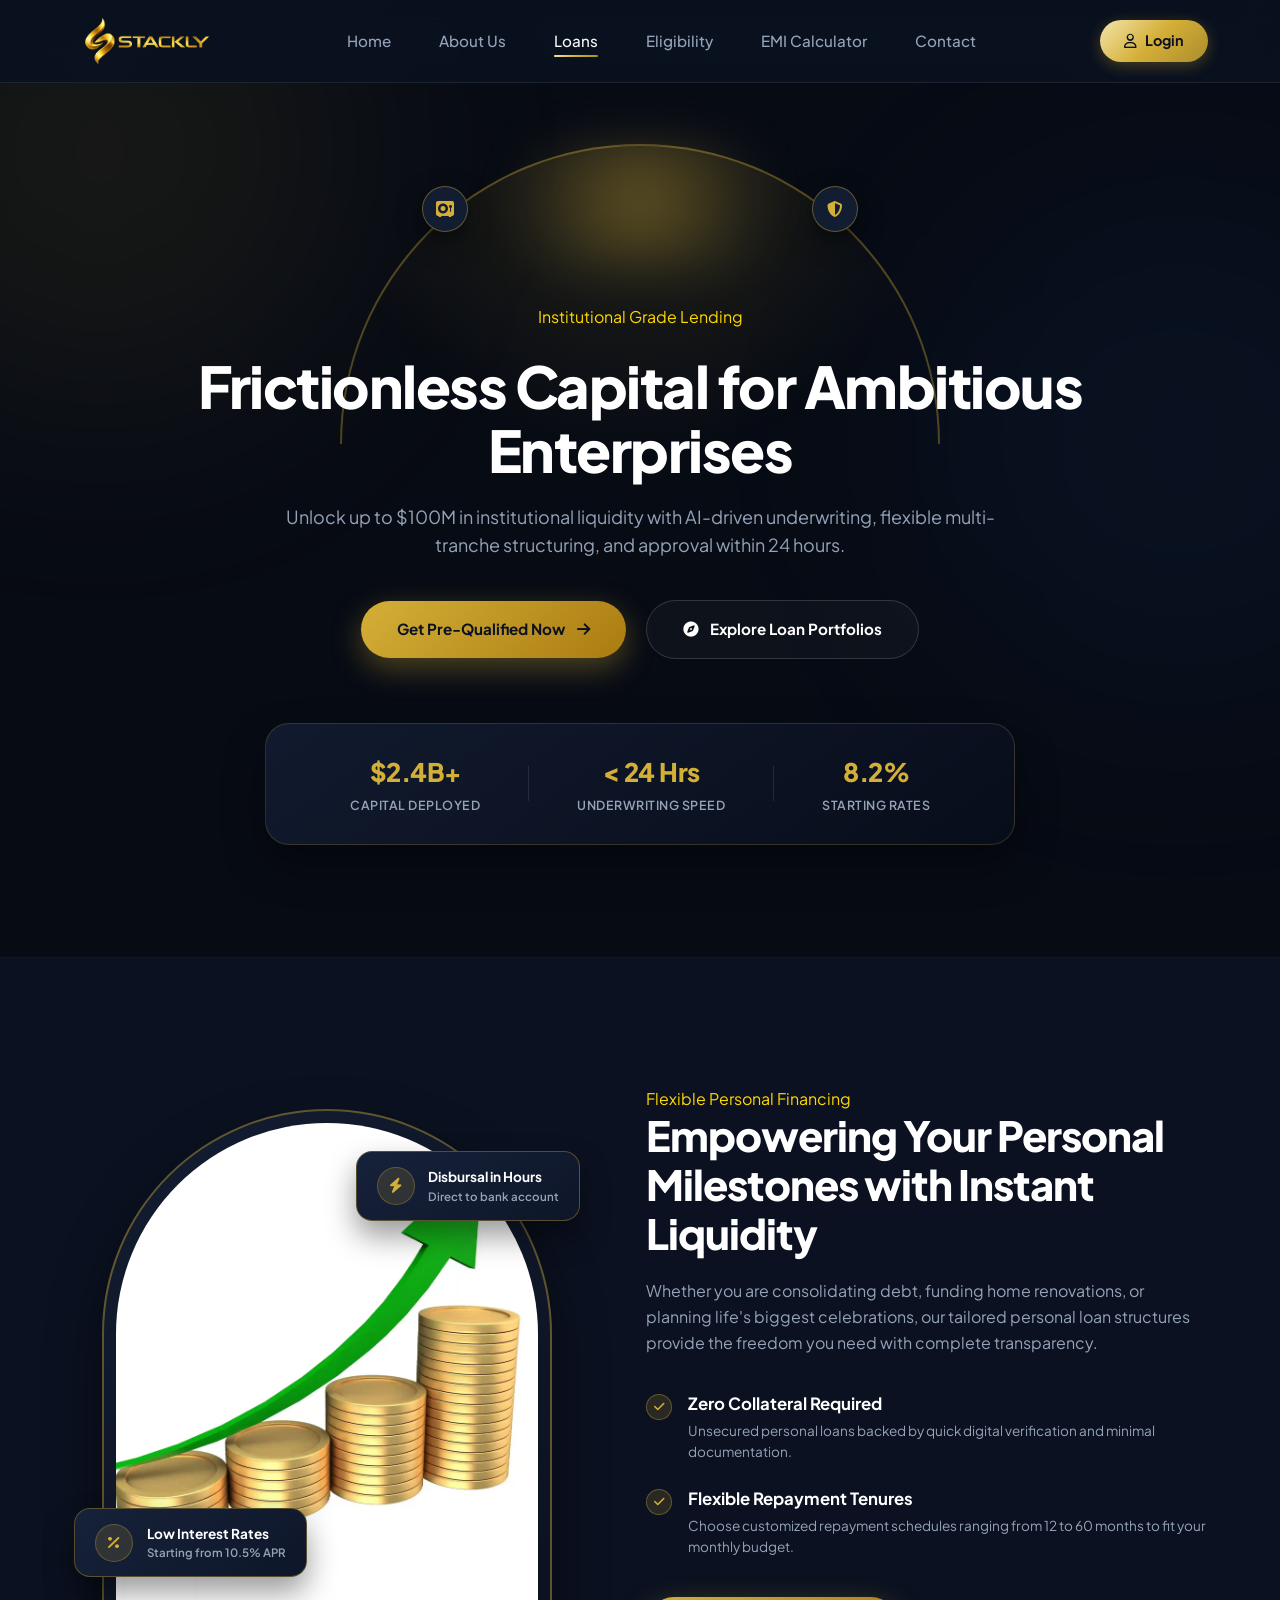
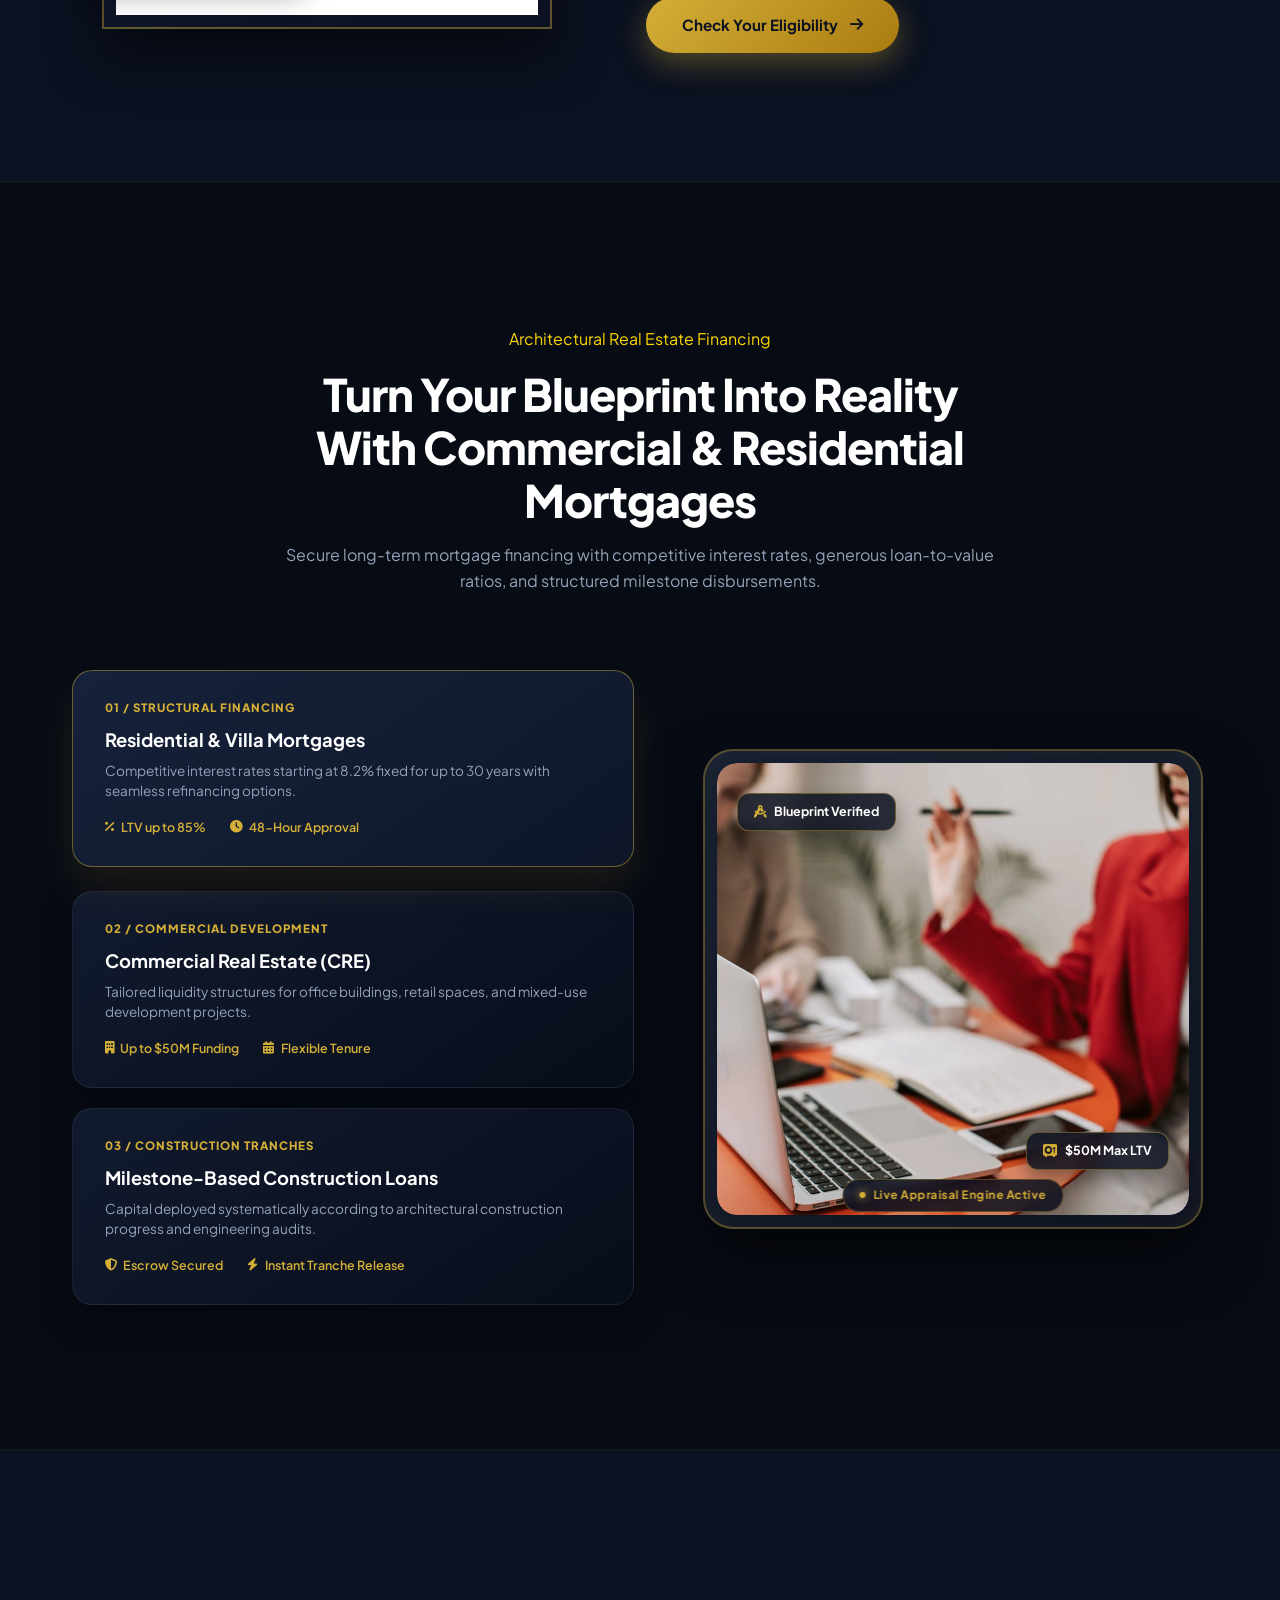
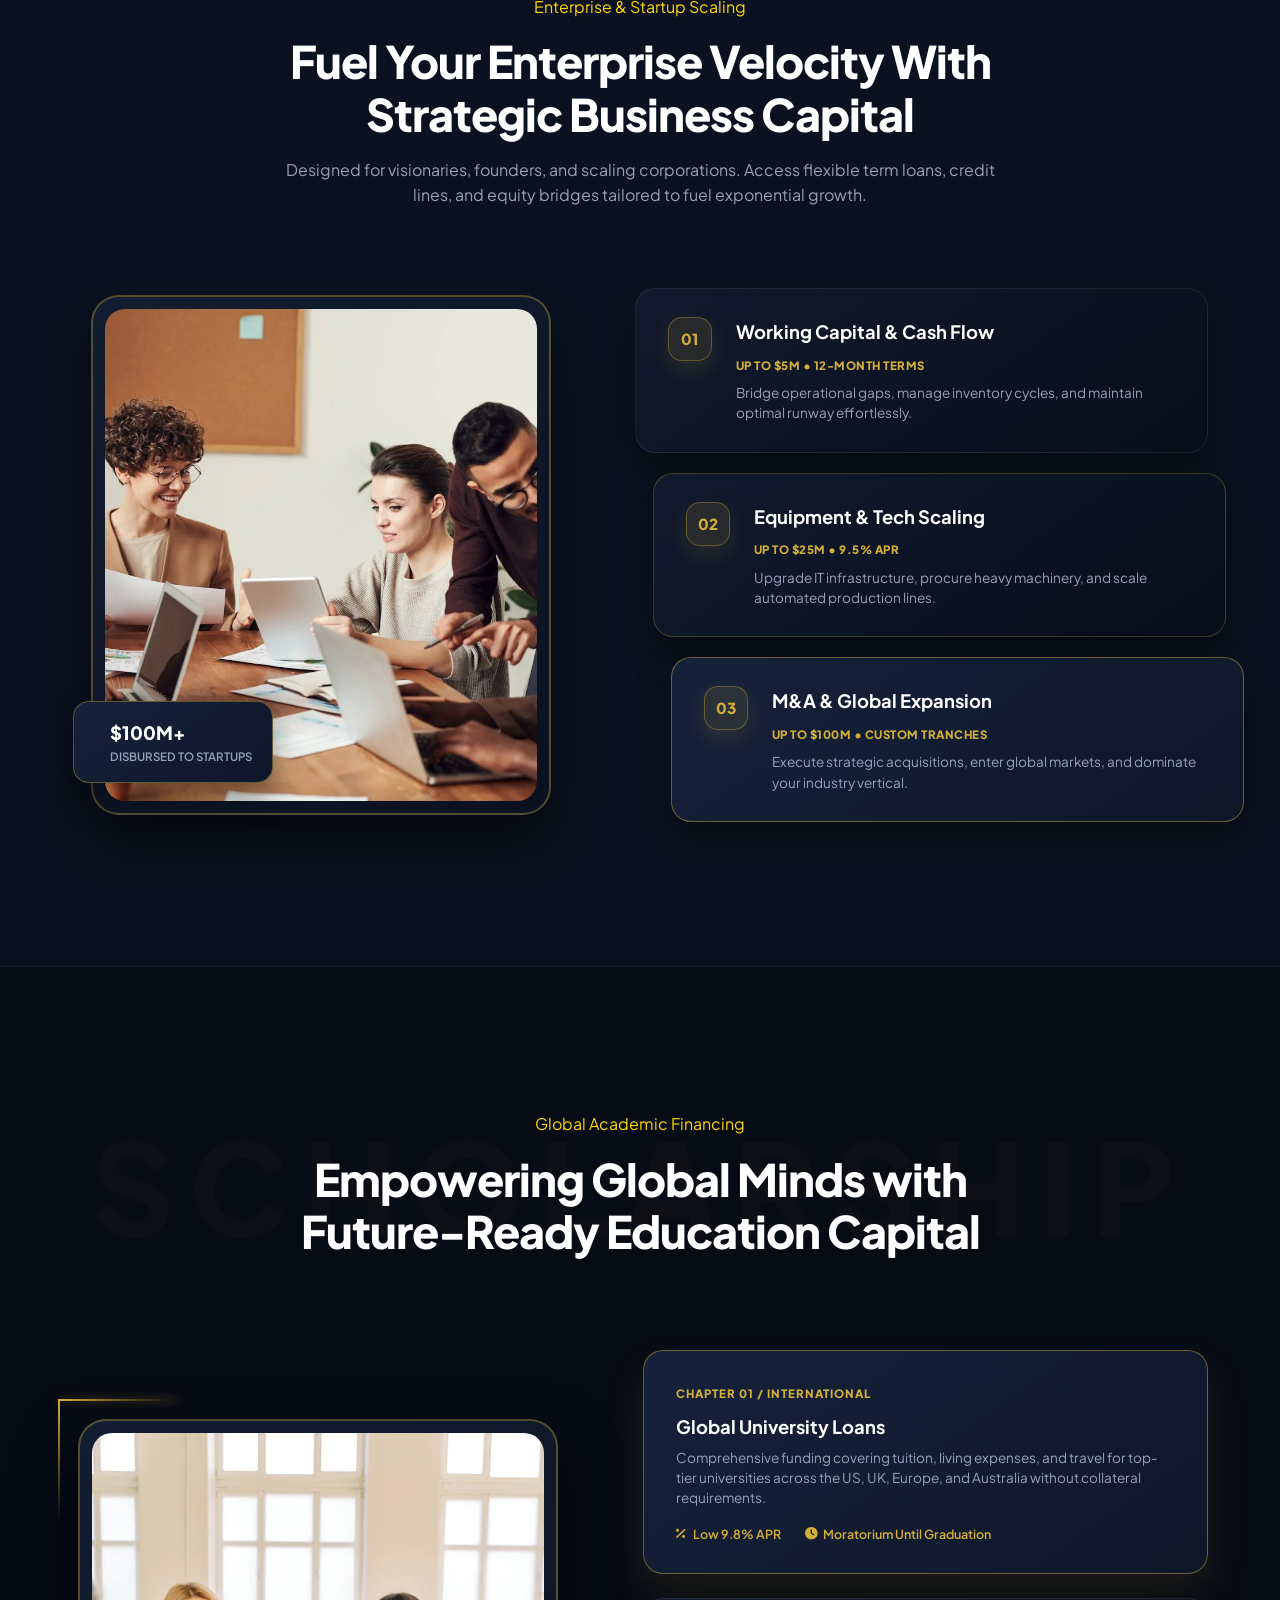
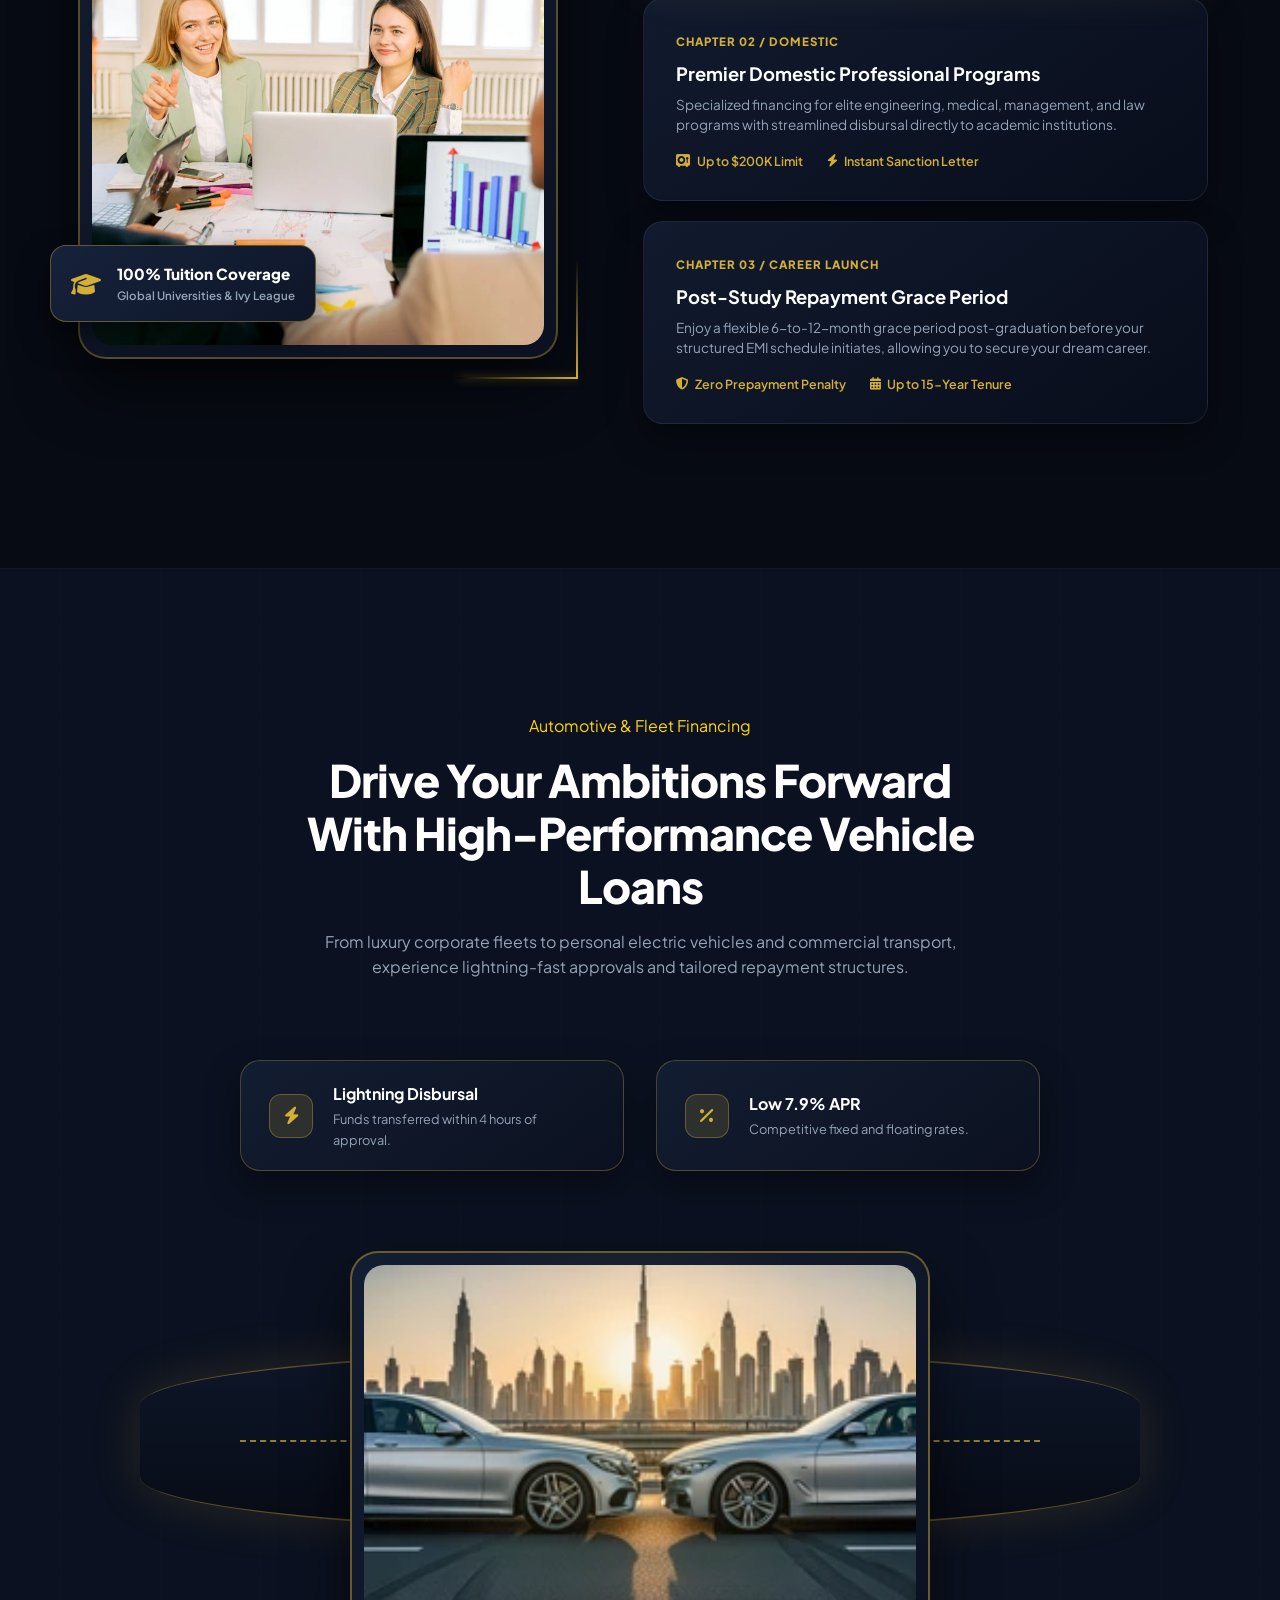
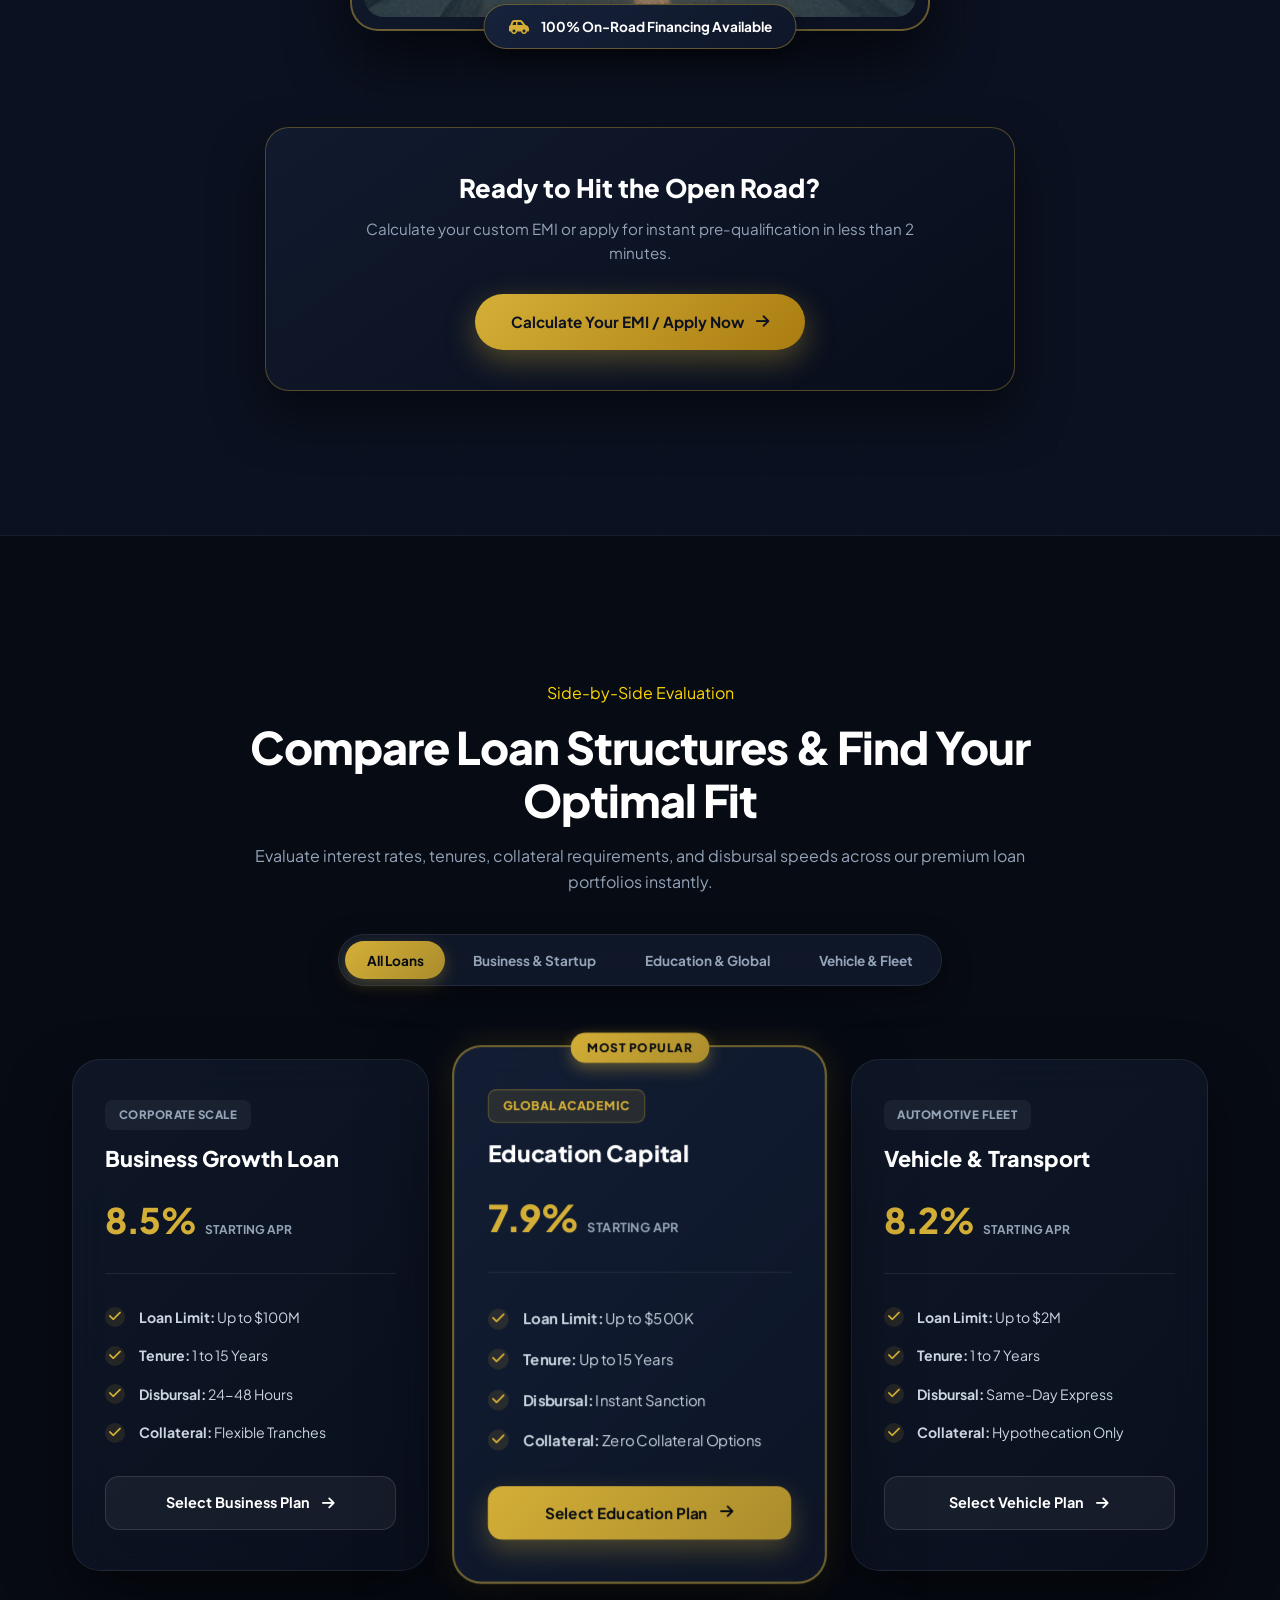
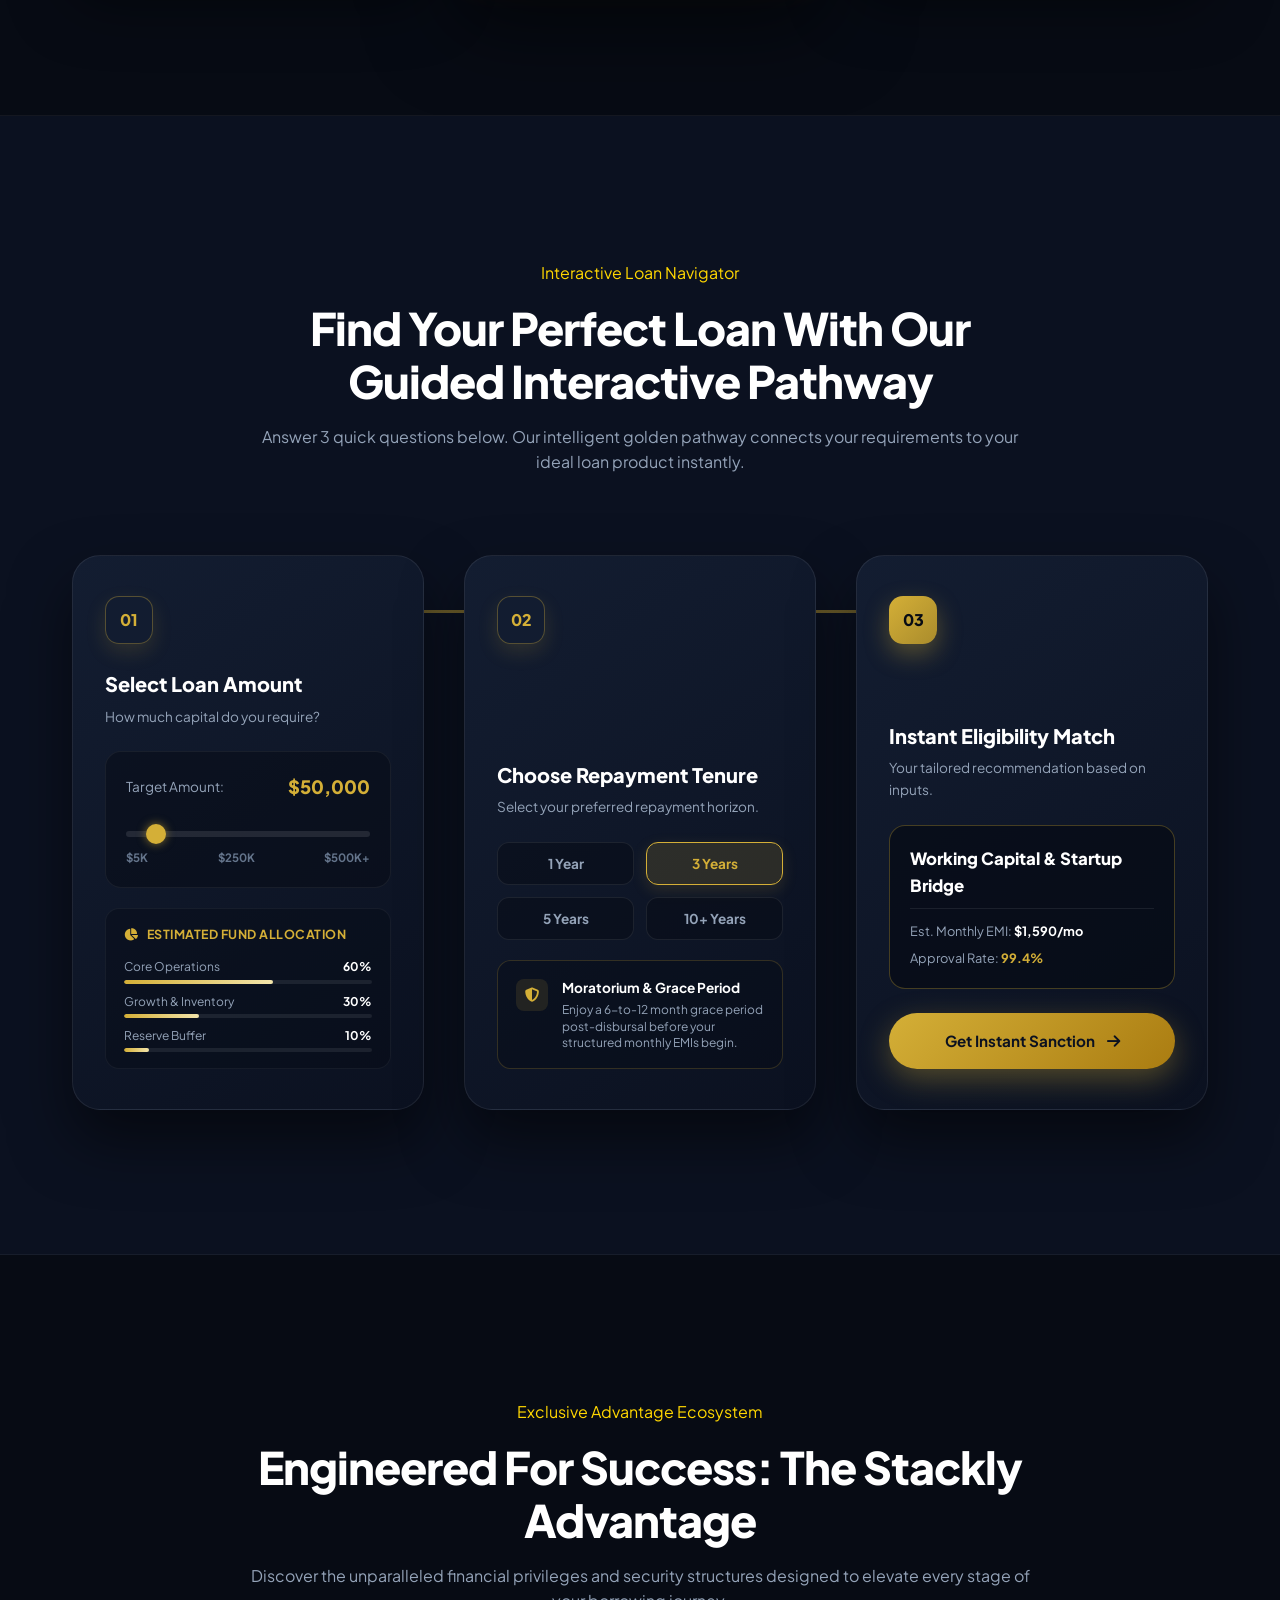
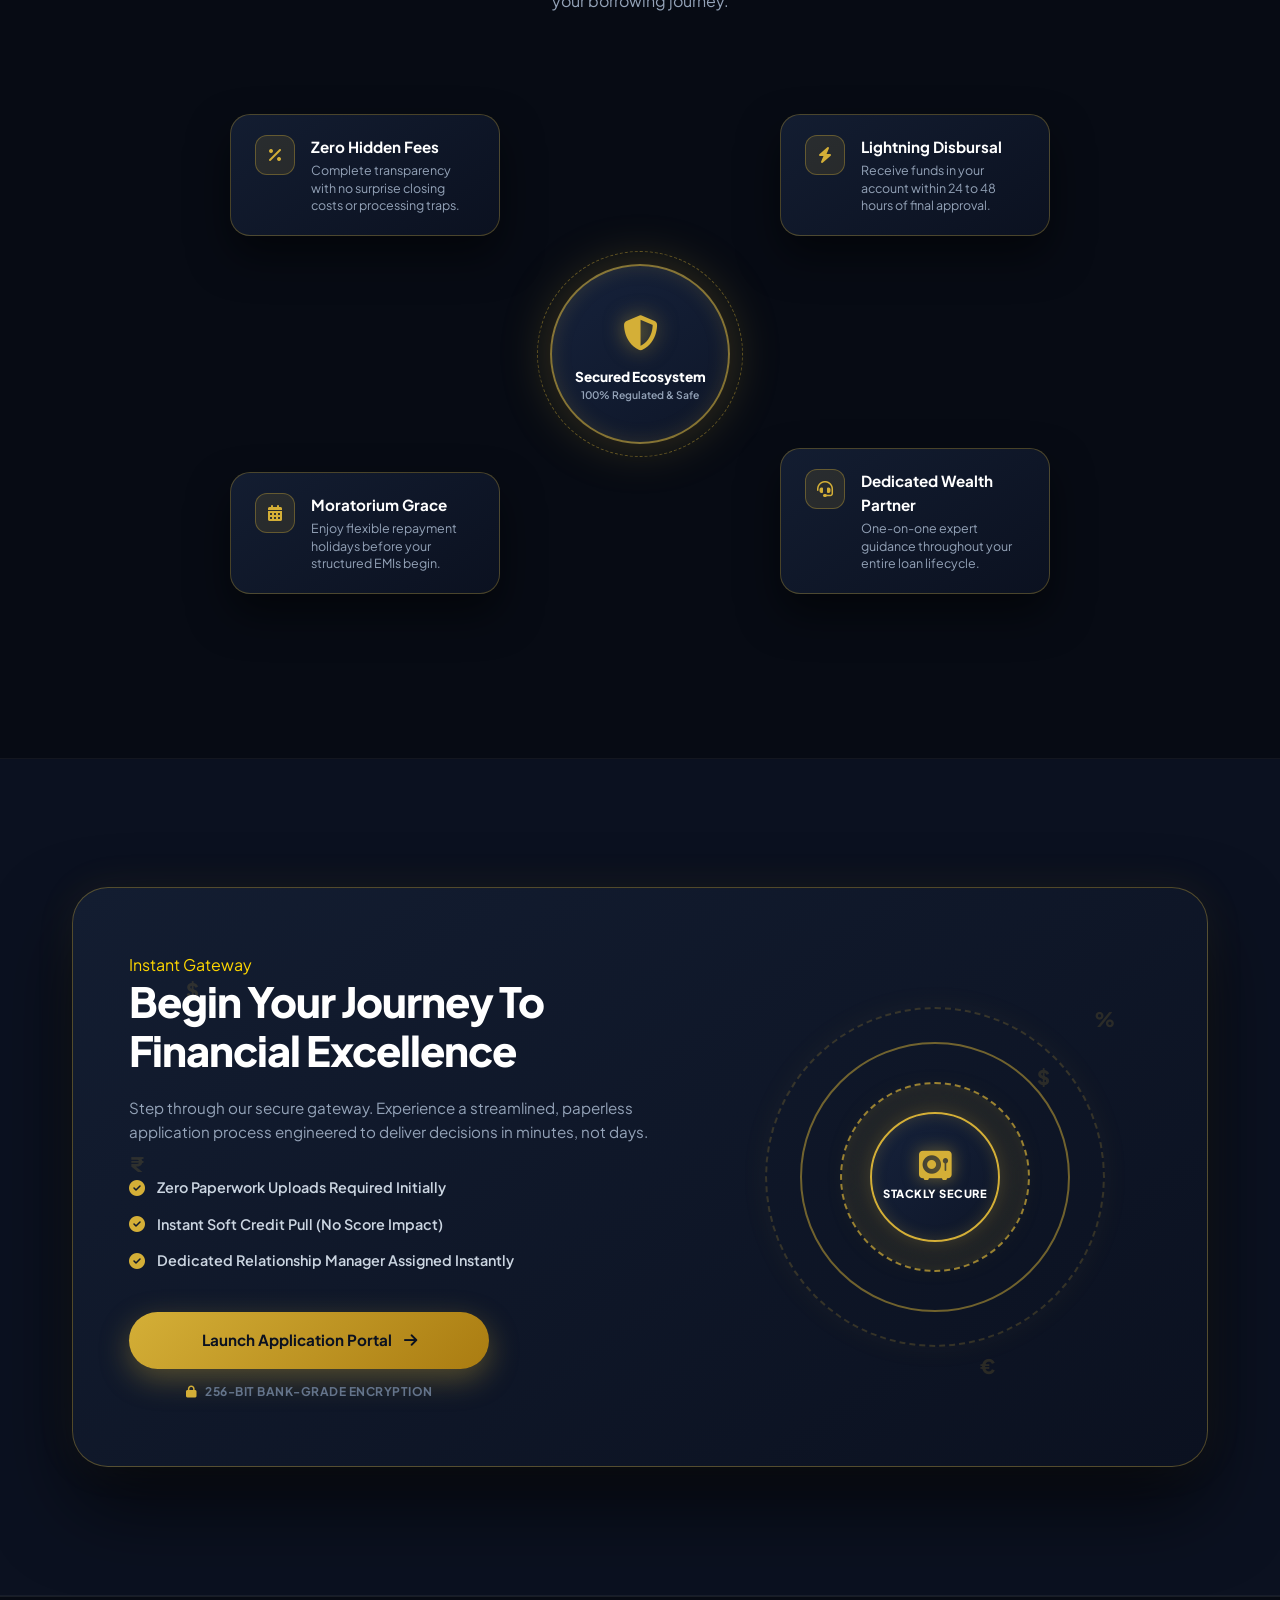
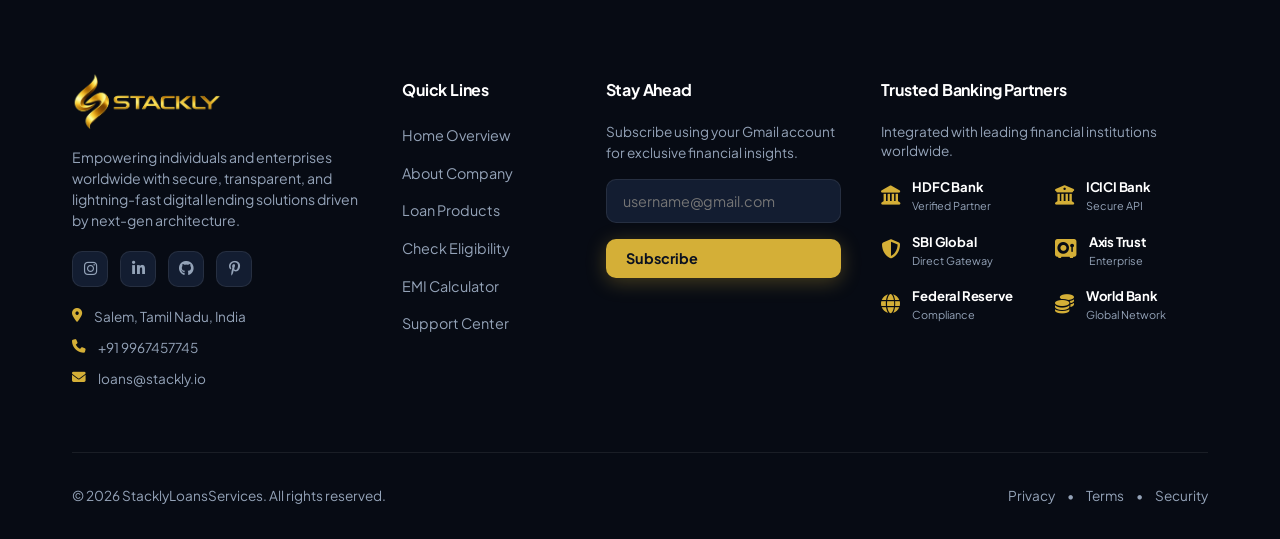
<file: loans.html>
<!DOCTYPE html>
<html lang="en">
<head>
    <meta charset="UTF-8">
    <meta name="viewport" content="width=device-width, initial-scale=1.0">
    <title>Stackly | Premium Loan Services & Financial Solutions</title>
    <!-- Google Fonts -->
    <link rel="preconnect" href="https://fonts.googleapis.com">
    <link rel="preconnect" href="https://fonts.gstatic.com" crossorigin>
    <link href="https://fonts.googleapis.com/css2?family=Plus+Jakarta+Sans:wght@300;400;500;600;700;800&display=swap" rel="stylesheet">
    <!-- FontAwesome Icons -->
    <link rel="stylesheet" href="https://cdnjs.cloudflare.com/ajax/libs/font-awesome/6.4.0/css/all.min.css">
    
    <style>
        /* ==========================================
           STACKLY PROFESSIONAL THEME STYLES
           ========================================== */
        :root {
            --bg-main: #0B1120;
            --bg-card: #131D31;
            --bg-card-hover: #1A2640;
            --accent-gold: #D4AF37;
            --accent-gold-light: #F3E5AB;
            --accent-gold-gradient: linear-gradient(135deg, #F3E5AB 0%, #D4AF37 50%, #AA8C2C 100%);
            --primary-blue: #3B82F6;
            --text-main: #F8FAFC;
            --text-muted: #94A3B8;
            --border-color: rgba(255, 255, 255, 0.08);
            --transition: all 0.4s cubic-bezier(0.4, 0, 0.2, 1);
        }

        * {
            margin: 0;
            padding: 0;
            box-sizing: border-box;
            font-family: 'Plus Jakarta Sans', sans-serif;
            scroll-behavior: smooth;
        }

        body {
            background-color: var(--bg-main);
            color: var(--text-main);
            overflow-x: hidden;
            line-height: 1.6;
        }

        .container {
            max-width: 1200px;
            margin: 0 auto;
            padding: 0 2rem;
        }

        .gradient-text {
            background: var(--accent-gold-gradient);
            -webkit-background-clip: text;
            -webkit-text-fill-color: transparent;
        }

        /* Header & Navigation */
        .header {
            position: fixed;
            top: 0;
            left: 0;
            width: 100%;
            z-index: 1000;
            background: rgba(11, 17, 32, 0.9);
            backdrop-filter: blur(12px);
            border-bottom: 1px solid var(--border-color);
            transition: var(--transition);
        }

        .nav-container {
            max-width: 1200px;
            margin: 0 auto;
            padding: 1rem 2rem;
            display: flex;
            align-items: center;
            justify-content: space-between;
        }

        .logo {
            display: flex;
            align-items: center;
            gap: 0.95rem;
            text-decoration: none;
            z-index: 1002;
        }

        /* Larger Custom Logo Image Styles */
        .logo-img {
            width: 150px;
            height: 50px;
            object-fit: contain;
            border-radius: 12px;
        }

        .logo-text {
            font-size: 1.5rem;
            font-weight: 800;
            color: var(--text-main);
        }

        .logo-text span { color: var(--accent-gold); }

        .nav-menu {
            display: flex;
            gap: 3rem;
            align-items: center;
        }

        .nav-link {
            text-decoration: none;
            color: var(--text-muted);
            font-weight: 500;
            font-size: 0.95rem;
            transition: var(--transition);
            position: relative;
        }

        .nav-link:hover, .nav-link.active {
            color: var(--text-main);
        }

        .nav-link::after {
            content: '';
            position: absolute;
            bottom: -4px;
            left: 0;
            width: 0;
            height: 2px;
            background: var(--accent-gold-gradient);
            transition: var(--transition);
            border-radius: 2px;
        }

        .nav-link:hover::after, .nav-link.active::after {
            width: 100%;
        }

        .nav-right {
            display: flex;
            align-items: center;
            gap: 1rem;
            z-index: 1002;
        }

        /* Gold Login Button (Now redirects to login.html) */
        .btn-login {
            background: var(--accent-gold-gradient);
            color: #0B1120;
            padding: 0.6rem 1.5rem;
            border-radius: 50px;
            font-weight: 700;
            font-size: 0.9rem;
            cursor: pointer;
            transition: var(--transition);
            display: flex;
            align-items: center;
            gap: 0.5rem;
            text-decoration: none;
            box-shadow: 0 4px 15px rgba(212, 175, 55, 0.3);
            border: none;
        }

        .btn-login:hover {
            transform: translateY(-2px);
            box-shadow: 0 6px 20px rgba(212, 175, 55, 0.5);
        }

        .hamburger {
            display: none;
            flex-direction: column;
            gap: 6px;
            cursor: pointer;
        }

        .hamburger span {
            display: block;
            width: 28px;
            height: 2px;
            background: var(--text-main);
            transition: var(--transition);
        }

        .hamburger.active span:nth-child(1) { transform: translateY(8px) rotate(45deg); }
        .hamburger.active span:nth-child(2) { opacity: 0; }
        .hamburger.active span:nth-child(3) { transform: translateY(-8px) rotate(-45deg); }

        /* ==========================================
           DYNAMIC CAROUSEL HERO SECTION
           ========================================== */
        .hero-carousel-section {
            position: relative;
            padding: 11rem 0 5rem;
            min-height: 90vh;
            display: flex;
            align-items: center;
            overflow: hidden;
            background: linear-gradient(135deg, rgba(11, 17, 32, 0.90) 0%, rgba(11, 17, 32, 0.70) 100%),
                        url('./1\ \(16\).webp') center/cover no-repeat;
        }

        .carousel-container {
            position: relative;
            width: 100%;
        }

        .carousel-slide {
            display: none;
            grid-template-columns: 1.1fr 0.9fr;
            gap: 4rem;
            align-items: center;
            opacity: 0;
            transition: opacity 0.6s ease-in-out;
        }

        .carousel-slide.active {
            display: grid;
            opacity: 1;
            animation: fadeIn 0.8s ease forwards;
        }

        @keyframes fadeIn {
            from { opacity: 0; transform: translateY(15px); }
            to { opacity: 1; transform: translateY(0); }
        }

        .slide-content .badge-tag {
            display: inline-flex;
            align-items: center;
            gap: 0.5rem;
            background: rgba(212, 175, 55, 0.12);
            border: 1px solid rgba(212, 175, 55, 0.4);
            color: var(--accent-gold);
            padding: 0.4rem 1rem;
            border-radius: 50px;
            font-size: 0.85rem;
            font-weight: 600;
            margin-bottom: 1.5rem;
        }

        .slide-content h1 {
            font-size: 3.5rem;
            font-weight: 800;
            line-height: 1.15;
            letter-spacing: -1px;
            margin-bottom: 1.5rem;
        }

        .slide-content p {
            color: var(--text-muted);
            font-size: 1.15rem;
            margin-bottom: 2.5rem;
            max-width: 520px;
        }

        .slide-features {
            display: flex;
            gap: 2rem;
            margin-bottom: 2.5rem;
        }

        .slide-feature-item {
            display: flex;
            align-items: center;
            gap: 0.75rem;
            font-weight: 600;
            font-size: 0.95rem;
        }

        .slide-feature-item i {
            color: var(--accent-gold);
            background: rgba(212, 175, 55, 0.1);
            padding: 8px;
            border-radius: 8px;
        }

        .slide-actions {
            display: flex;
            gap: 1rem;
            align-items: center;
            flex-wrap: wrap;
        }

        .btn-primary {
            background: var(--accent-gold-gradient);
            color: #0B1120;
            padding: 0.85rem 2rem;
            border-radius: 50px;
            font-weight: 700;
            text-decoration: none;
            display: inline-flex;
            align-items: center;
            gap: 0.75rem;
            box-shadow: 0 4px 20px rgba(212, 175, 55, 0.3);
            transition: var(--transition);
        }

        .btn-primary:hover {
            transform: translateY(-2px);
            box-shadow: 0 6px 25px rgba(212, 175, 55, 0.5);
        }

        .btn-outline {
            background: rgba(11, 17, 32, 0.4);
            color: var(--text-main);
            border: 1px solid var(--border-color);
            padding: 0.85rem 2rem;
            border-radius: 50px;
            font-weight: 600;
            text-decoration: none;
            transition: var(--transition);
        }

        .btn-outline:hover {
            border-color: var(--accent-gold);
            color: var(--accent-gold-light);
            background: rgba(212, 175, 55, 0.05);
        }

        /* 3D Visual Card Styles */
        .slide-image-wrapper {
            position: relative;
            display: flex;
            justify-content: center;
            align-items: center;
        }

        .spiral-visual-card {
            background: rgba(19, 29, 49, 0.75);
            backdrop-filter: blur(12px);
            border: 1px solid rgba(212, 175, 55, 0.35);
            border-radius: 28px;
            overflow: hidden;
            box-shadow: 0 25px 50px rgba(0, 0, 0, 0.7), 0 0 40px rgba(212, 175, 55, 0.15);
            max-width: 400px;
            width: 100%;
            position: relative;
            text-align: center;
            padding: 1.25rem 1rem 1rem 1rem;
        }

        .spiral-visual-card img {
            width: 100%;
            height: 300px;
            object-fit: contain;
            display: block;
            filter: drop-shadow(0 10px 15px rgba(0,0,0,0.5));
            animation: floatGlow 4s ease-in-out infinite;
        }

        @keyframes floatGlow {
            0%, 100% { transform: translateY(0); }
            50% { transform: translateY(-8px); }
        }

        .card-floating-tag {
            margin-top: 1rem;
            background: rgba(11, 17, 32, 0.9);
            border: 1px solid rgba(212, 175, 55, 0.3);
            padding: 0.85rem 1.25rem;
            border-radius: 14px;
            display: flex;
            justify-content: space-between;
            align-items: center;
            text-align: left;
        }

        /* Carousel Navigation Controls */
        .carousel-controls {
            display: flex;
            justify-content: space-between;
            align-items: center;
            margin-top: 3rem;
            padding-top: 2rem;
            border-top: 1px solid var(--border-color);
        }

        .carousel-dots {
            display: flex;
            gap: 10px;
        }

        .dot {
            width: 12px;
            height: 12px;
            border-radius: 50%;
            background: var(--border-color);
            cursor: pointer;
            transition: var(--transition);
        }

        .dot.active {
            width: 36px;
            border-radius: 6px;
            background: var(--accent-gold-gradient);
        }

        .carousel-arrows {
            display: flex;
            gap: 1rem;
        }

        .carousel-arrow-btn {
            width: 44px;
            height: 44px;
            background: var(--bg-card);
            border: 1px solid var(--border-color);
            border-radius: 50%;
            color: var(--text-main);
            display: flex;
            align-items: center;
            justify-content: center;
            cursor: pointer;
            transition: var(--transition);
        }

        .carousel-arrow-btn:hover {
            background: var(--accent-gold);
            color: #0B1120;
            border-color: var(--accent-gold);
        }

        /* Footer */
        .footer {
            background: #070B14;
            border-top: 1px solid var(--border-color);
            padding: 4rem 0 2rem;
            text-align: center;
            color: var(--text-muted);
            font-size: 0.85rem;
        }

        /* Mobile Responsiveness */
        @media (max-width: 992px) {
            .hero-carousel-section {
                padding: 9rem 0 4rem;
                min-height: auto;
            }
            .carousel-slide { 
                grid-template-columns: 1fr; 
                text-align: center; 
                gap: 2.5rem; 
            }
            .slide-content h1 {
                font-size: 2.5rem;
            }
            .slide-content p { 
                margin: 0 auto 2rem; 
                font-size: 1rem;
            }
            .slide-features { 
                justify-content: center; 
                flex-wrap: wrap; 
                gap: 1rem;
            }
            .slide-actions { 
                justify-content: center; 
            }
            .spiral-visual-card { 
                max-width: 320px; 
                margin: 0 auto; 
            }
            
            .nav-menu {
                position: fixed;
                top: 0;
                left: -100%;
                width: 100vw;
                height: 100vh;
                background: var(--bg-main);
                flex-direction: column;
                justify-content: center;
                align-items: center;
                gap: 2rem;
                transition: var(--transition);
                z-index: 1001;
                padding: 2rem;
            }
            .nav-menu.active {
                left: 0;
            }
            .nav-menu .nav-link {
                font-size: 1.25rem;
                font-weight: 600;
            }
            .hamburger {
                display: flex;
            }
            .nav-right .btn-login {
                display: none;
            }
            .mobile-login-container {
                display: block;
                margin-top: 1rem;
            }
        }

        @media (max-width: 576px) {
            .container {
                padding: 0 1.25rem;
            }
            .slide-content h1 {
                font-size: 2rem;
            }
            .slide-actions {
                flex-direction: column;
                width: 100%;
            }
            .btn-primary, .btn-outline {
                width: 100%;
                justify-content: center;
            }
            .carousel-controls {
                margin-top: 2rem;
                padding-top: 1.25rem;
            }
        }

        @media (min-width: 993px) {
            .mobile-login-container { display: none; }
        }
    </style>
</head>
<body>

    <!-- Header / Navigation -->
    <header id="header" class="header">
        <div class="nav-container">
            <!-- Left: Larger Custom Logo Image -->
            <a href="./index.html" class="logo">
                <img src="./gold.webp" alt="Stackly Logo" class="logo-img">
               
            </a>

            <!-- Center: Navigation Menu -->
            <nav class="nav-menu" id="navMenu">
                <a href="./index.html" class="nav-link ">Home</a>
                <a href="./about.html" class="nav-link">About Us</a>
                <a href="./loans.html" class="nav-link active">Loans</a>
                <a href="./eligibility.html" class="nav-link">Eligibility</a>
                <a href="./emi calculator.html" class="nav-link">EMI Calculator</a>
                <a href="./contact.html" class="nav-link">Contact</a>
                
                <!-- Login Button inside Mobile Menu View (Links to login.html) -->
                <div class="mobile-login-container">
                    <a href="./login.html" class="btn-login">
                        <i class="fa-regular fa-user"></i> Login
                    </a>
                </div>
            </nav>

            <!-- Right: Desktop Login Button (Links to login.html) & Hamburger Toggle -->
            <div class="nav-right">
                <a href="./login.html" class="btn-login">
                    <i class="fa-regular fa-user"></i> Login
                </a>
                <div class="hamburger" id="hamburger">
                    <span></span>
                    <span></span>
                    <span></span>
                </div>
            </div>
        </div>
    </header>
<!-- HERO LOAN PORTAL SECTION -->
    <section class="hero-loan-section" id="hero-section">
        <!-- Ambient Cinematic Background Glows -->
        <div class="hero-ambient-glow glow-left"></div>
        <div class="hero-ambient-glow glow-right"></div>

        <div class="container">
            <div class="hero-wrapper">
                
                <!-- Gained Golden Arc Portal Frame -->
                <div class="hero-golden-arch">
                    <div class="arch-glow-core"></div>
                    <!-- Floating Orbit Icons Around the Portal Arc -->
                    <div class="floating-orbit-icon icon-1"><i class="fa-solid fa-vault"></i></div>
                    
                    <div class="floating-orbit-icon icon-3"><i class="fa-solid fa-shield-halved"></i></div>
                </div>

                <!-- Central Hero Content -->
                <div class="hero-content-box">
                    <div class="section-tag">
                        <span class="tag-line"></span>
                        <span>Institutional Grade Lending</span>
                        <span class="tag-line"></span>
                    </div>

                    <h1 class="hero-headline">
                        Frictionless Capital for <span class="gold-gradient-text">Ambitious Enterprises</span>
                    </h1>

                    <p class="hero-subtext">
                        Unlock up to $100M in institutional liquidity with AI-driven underwriting, flexible multi-tranche structuring, and approval within 24 hours.
                    </p>

                    <!-- Hero Action Triggers -->
                    <div class="hero-actions">
                        <a href="./404.html" class="btn-primary-gold">
                            <span>Get Pre-Qualified Now</span>
                            <i class="fa-solid fa-arrow-right"></i>
                        </a>
                        <a href="./404.html" class="btn-secondary-outline">
                            <i class="fa-solid fa-compass"></i>
                            <span>Explore Loan Portfolios</span>
                        </a>
                    </div>

                    <!-- Live Trust Indicators / Metrics -->
                    <div class="hero-metrics-grid">
                        <div class="metric-item">
                            <span class="metric-value">$2.4B+</span>
                            <span class="metric-label">Capital Deployed</span>
                        </div>
                        <div class="metric-divider"></div>
                        <div class="metric-item">
                            <span class="metric-value">&lt; 24 Hrs</span>
                            <span class="metric-label">Underwriting Speed</span>
                        </div>
                        <div class="metric-divider"></div>
                        <div class="metric-item">
                            <span class="metric-value">8.2%</span>
                            <span class="metric-label">Starting Rates</span>
                        </div>
                    </div>

                </div>

            </div>
        </div>
    </section>

    <!-- CSS STYLES FOR HERO LOAN SECTION -->
    <style>
        .hero-loan-section {
            background-color: #070b14;
            color: gold;
            padding: 19rem 0 7rem 0;
            font-family: 'Plus Jakarta Sans', sans-serif;
            position: relative;
            overflow: hidden;
            border-bottom: 1px solid rgba(255, 255, 255, 0.05);
        }

        /* Ambient Background Glows */
        .hero-ambient-glow {
            position: absolute;
            width: 500px;
            height: 500px;
            border-radius: 50%;
            filter: blur(120px);
            pointer-events: none;
            z-index: 1;
        }

        .glow-left {
            top: -100px;
            left: -150px;
            background: rgba(212, 175, 55, 0.08);
        }

        .glow-right {
            top: 20%;
            right: -150px;
            background: rgba(59, 130, 246, 0.06);
        }

        .hero-wrapper {
            position: relative;
            max-width: 900px;
            margin: 0 auto;
            text-align: center;
            z-index: 2;
        }

        /* Gained Golden Arc Portal Motif */
        .hero-golden-arch {
            position: absolute;
            top: -160px;
            left: 50%;
            transform: translateX(-50%);
            width: 600px;
            height: 300px;
            border-top-left-radius: 300px;
            border-top-right-radius: 300px;
            border: 2px solid rgba(212, 175, 55, 0.35);
            border-bottom: none;
            background: radial-gradient(circle at center top, rgba(212, 175, 55, 0.15) 0%, transparent 75%);
            pointer-events: none;
            z-index: 1;
        }

        .arch-glow-core {
            position: absolute;
            top: 0;
            left: 50%;
            transform: translateX(-50%);
            width: 300px;
            height: 120px;
            background: radial-gradient(circle, rgba(212, 175, 55, 0.35) 0%, transparent 80%);
            filter: blur(25px);
        }

        /* Floating Orbit Icons */
        .floating-orbit-icon {
            position: absolute;
            width: 46px;
            height: 46px;
            background: #131d31;
            border: 1px solid rgba(212, 175, 55, 0.4);
            border-radius: 50%;
            display: flex;
            align-items: center;
            justify-content: center;
            color: #d4af37;
            font-size: 1rem;
            box-shadow: 0 10px 25px rgba(0, 0, 0, 0.5);
            animation: float-icon 4s ease-in-out infinite alternate;
        }

        .icon-1 { top: 40px; left: 80px; animation-delay: 0s; }
        .icon-2 { top: 10px; left: 50%; transform: translateX(-50%); animation-delay: 1s; }
        .icon-3 { top: 40px; right: 80px; animation-delay: 2s; }

        @keyframes float-icon {
            0% { transform: translateY(0); }
            100% { transform: translateY(-8px); }
        }

        /* Hero Content Box */
        .hero-content-box {
            position: relative;
            z-index: 3;
        }

        .hero-content-box .section-tag {
            justify-content: center;
            margin-bottom: 1.5rem;
        }

        .hero-headline {
            font-size: 3.6rem;
            font-weight: 800;
            line-height: 1.12;
            letter-spacing: -1.5px;
            margin-bottom: 1.25rem;
            color: #ffffff;
        }

        .hero-subtext {
            font-size: 1.125rem;
            color: #94a3b8;
            line-height: 1.6;
            max-width: 720px;
            margin: 0 auto 2.5rem auto;
        }

        /* Action Buttons */
        .hero-actions {
            display: flex;
            align-items: center;
            justify-content: center;
            gap: 1.25rem;
            margin-bottom: 4rem;
            flex-wrap: wrap;
        }

        .btn-primary-gold {
            background: linear-gradient(135deg, #d4af37 0%, #aa7c11 100%);
            color: #0b1120;
            font-size: 0.95rem;
            font-weight: 700;
            padding: 1rem 2.25rem;
            border-radius: 50px;
            display: inline-flex;
            align-items: center;
            gap: 0.75rem;
            text-decoration: none;
            box-shadow: 0 10px 30px rgba(212, 175, 55, 0.35);
            transition: all 0.3s ease;
        }

        .btn-primary-gold:hover {
            transform: translateY(-3px);
            box-shadow: 0 15px 35px rgba(212, 175, 55, 0.5);
            background: linear-gradient(135deg, #e0bc43 0%, #b8860b 100%);
        }

        .btn-secondary-outline {
            background: rgba(255, 255, 255, 0.03);
            border: 1px solid rgba(255, 255, 255, 0.15);
            color: #ffffff;
            font-size: 0.95rem;
            font-weight: 700;
            padding: 1rem 2.25rem;
            border-radius: 50px;
            display: inline-flex;
            align-items: center;
            gap: 0.75rem;
            text-decoration: none;
            transition: all 0.3s ease;
        }

        .btn-secondary-outline:hover {
            background: rgba(212, 175, 55, 0.1);
            border-color: rgba(212, 175, 55, 0.4);
            color: #d4af37;
            transform: translateY(-3px);
        }

        /* Metrics Grid */
        .hero-metrics-grid {
            display: flex;
            align-items: center;
            justify-content: center;
            gap: 3rem;
            background: linear-gradient(145deg, #111a2e 0%, #080d1a 100%);
            border: 1px solid rgba(212, 175, 55, 0.2);
            border-radius: 24px;
            padding: 1.75rem 2.5rem;
            box-shadow: 0 20px 40px rgba(0, 0, 0, 0.4);
            max-width: 750px;
            margin: 0 auto;
        }

        .metric-item {
            text-align: center;
            display: flex;
            flex-direction: column;
            gap: 0.2rem;
        }

        .metric-value {
            font-size: 1.6rem;
            font-weight: 800;
            color: #d4af37;
            letter-spacing: -0.5px;
        }

        .metric-label {
            font-size: 0.78rem;
            color: #94a3b8;
            font-weight: 600;
            text-transform: uppercase;
            letter-spacing: 0.5px;
        }

        .metric-divider {
            width: 1px;
            height: 35px;
            background: rgba(255, 255, 255, 0.1);
        }

        /* Responsive Breakpoints */
        @media (max-width: 768px) {
            .hero-loan-section {
                padding: 8rem 0 5rem 0;
            }
            .hero-headline {
                font-size: 2.5rem;
            }
            .hero-golden-arch {
                width: 340px;
                height: 170px;
                top: -90px;
            }
            .hero-metrics-grid {
                flex-direction: column;
                gap: 1.5rem;
                padding: 1.5rem;
            }
            .metric-divider {
                width: 100%;
                height: 1px;
            }
            .floating-orbit-icon {
                display: none;
            }
        }
    </style>
<!-- PERSONAL LOANS ASYMMETRIC SPLIT SECTION -->
    <section class="personal-loans-section" id="personal-loans">
        <div class="container">
            <div class="personal-loans-grid">
                
                <!-- Left Column: Asymmetric Lifestyle Image in Golden Arc Frame -->
                <div class="personal-visual-col">
                    <div class="golden-arch-lifestyle-frame">
                        <div class="arch-glow-backdrop"></div>
                        <img src="./1 (4).webp" alt="Lifestyle & Personal Financing" class="lifestyle-img">
                        
                        <!-- Floating Loan Detail Badge 1 -->
                        <div class="floating-detail-badge badge-top">
                            <div class="badge-icon"><i class="fa-solid fa-bolt"></i></div>
                            <div class="badge-text">
                                <span class="badge-title">Disbursal in Hours</span>
                                <span class="badge-sub">Direct to bank account</span>
                            </div>
                        </div>

                        <!-- Floating Loan Detail Badge 2 -->
                        <div class="floating-detail-badge badge-bottom">
                            <div class="badge-icon"><i class="fa-solid fa-percent"></i></div>
                            <div class="badge-text">
                                <span class="badge-title">Low Interest Rates</span>
                                <span class="badge-sub">Starting from 10.5% APR</span>
                            </div>
                        </div>
                    </div>
                </div>

                <!-- Right Column: Content & Features -->
                <div class="personal-content-col">
                    <div class="section-tag">
                        <span class="tag-line"></span>
                        <span>Flexible Personal Financing</span>
                        <span class="tag-line"></span>
                    </div>

                    <h2 class="personal-section-headline">
                        Empowering Your Personal Milestones with <span class="gold-gradient-text">Instant Liquidity</span>
                    </h2>

                    <p class="personal-section-sub">
                        Whether you are consolidating debt, funding home renovations, or planning life's biggest celebrations, our tailored personal loan structures provide the freedom you need with complete transparency.
                    </p>

                    <!-- Feature List -->
                    <div class="personal-features-list">
                        <div class="feature-row">
                            <div class="feature-check"><i class="fa-solid fa-check"></i></div>
                            <div>
                                <h4>Zero Collateral Required</h4>
                                <p>Unsecured personal loans backed by quick digital verification and minimal documentation.</p>
                            </div>
                        </div>
                        <div class="feature-row">
                            <div class="feature-check"><i class="fa-solid fa-check"></i></div>
                            <div>
                                <h4>Flexible Repayment Tenures</h4>
                                <p>Choose customized repayment schedules ranging from 12 to 60 months to fit your monthly budget.</p>
                            </div>
                        </div>
                    </div>

                    <!-- Action Button -->
                    <div class="personal-action-wrap">
                        <a href="./404.html" class="btn-primary-gold">
                            <span>Check Your Eligibility</span>
                            <i class="fa-solid fa-arrow-right"></i>
                        </a>
                    </div>
                </div>

            </div>
        </div>
    </section>

    <!-- CSS STYLES FOR PERSONAL LOANS ASYMMETRIC SECTION -->
    <style>
        .personal-loans-section {
            background-color: #0b1120;
            color: gold;
            padding: 8rem 0;
            font-family: 'Plus Jakarta Sans', sans-serif;
            position: relative;
            overflow: hidden;
            border-bottom: 1px solid rgba(255, 255, 255, 0.05);
        }

        .personal-loans-grid {
            display: grid;
            grid-template-columns: 1fr 1.1fr;
            gap: 4rem;
            align-items: center;
            max-width: 1200px;
            margin: 0 auto;
        }

        /* Asymmetric Golden Arch Lifestyle Frame */
        .personal-visual-col {
            position: relative;
            display: flex;
            justify-content: center;
        }

        .golden-arch-lifestyle-frame {
            position: relative;
            width: 100%;
            max-width: 450px;
            height: 520px;
            border-top-left-radius: 225px;
            border-top-right-radius: 225px;
            border: 2px solid rgba(212, 175, 55, 0.4);
            padding: 12px;
            background: linear-gradient(145deg, #131d31 0%, #0b1120 100%);
            box-shadow: 0 25px 50px rgba(0, 0, 0, 0.5);
        }

        .lifestyle-img {
            width: 100%;
            height: 100%;
            object-fit: cover;
            border-top-left-radius: 215px;
            border-top-right-radius: 215px;
        }

        .arch-glow-backdrop {
            position: absolute;
            inset: -20px;
            border-top-left-radius: 240px;
            border-top-right-radius: 240px;
            background: radial-gradient(circle at center, rgba(212, 175, 55, 0.12) 0%, transparent 70%);
            z-index: -1;
            filter: blur(15px);
        }

        /* Floating Loan Detail Badges */
        .floating-detail-badge {
            position: absolute;
            background: linear-gradient(145deg, #16223b 0%, #0e1628 100%);
            border: 1px solid rgba(212, 175, 55, 0.35);
            border-radius: 16px;
            padding: 0.85rem 1.25rem;
            display: flex;
            align-items: center;
            gap: 0.85rem;
            box-shadow: 0 15px 30px rgba(0, 0, 0, 0.4);
            z-index: 3;
            animation: float-badge 4s ease-in-out infinite alternate;
        }

        .badge-top {
            top: 40px;
            right: -30px;
        }

        .badge-bottom {
            bottom: 50px;
            left: -30px;
            animation-delay: 2s;
        }

        @keyframes float-badge {
            0% { transform: translateY(0); }
            100% { transform: translateY(-6px); }
        }

        .badge-icon {
            width: 38px;
            height: 38px;
            background: rgba(212, 175, 55, 0.15);
            border: 1px solid rgba(212, 175, 55, 0.3);
            border-radius: 50%;
            display: flex;
            align-items: center;
            justify-content: center;
            color: #d4af37;
            font-size: 0.95rem;
            flex-shrink: 0;
        }

        .badge-text {
            display: flex;
            flex-direction: column;
        }

        .badge-title {
            font-size: 0.85rem;
            font-weight: 700;
            color: #ffffff;
        }

        .badge-sub {
            font-size: 0.72rem;
            color: #94a3b8;
            font-weight: 600;
        }

        /* Content Column */
        .personal-content-col {
            position: relative;
            z-index: 2;
        }

        .personal-section-headline {
            font-size: 2.6rem;
            font-weight: 800;
            line-height: 1.18;
            letter-spacing: -1px;
            margin-bottom: 1.25rem;
            color: #ffffff;
        }

        .personal-section-sub {
            font-size: 1rem;
            color: #94a3b8;
            line-height: 1.6;
            margin-bottom: 2.25rem;
        }

        .personal-features-list {
            display: flex;
            flex-direction: column;
            gap: 1.5rem;
            margin-bottom: 2.5rem;
        }

        .feature-row {
            display: flex;
            gap: 1rem;
            align-items: flex-start;
        }

        .feature-check {
            width: 26px;
            height: 26px;
            background: rgba(212, 175, 55, 0.15);
            border: 1px solid rgba(212, 175, 55, 0.35);
            border-radius: 50%;
            display: flex;
            align-items: center;
            justify-content: center;
            color: #d4af37;
            font-size: 0.75rem;
            flex-shrink: 0;
            margin-top: 0.2rem;
        }

        .feature-row h4 {
            font-size: 1.05rem;
            font-weight: 700;
            color: #ffffff;
            margin-bottom: 0.2rem;
        }

        .feature-row p {
            font-size: 0.85rem;
            color: #94a3b8;
            line-height: 1.5;
        }

        /* Responsive Breakpoints */
        @media (max-width: 1024px) {
            .personal-loans-grid {
                grid-template-columns: 1fr;
                gap: 5rem;
                text-align: center;
            }
            .personal-content-col {
                display: flex;
                flex-direction: column;
                align-items: center;
            }
            .feature-row {
                text-align: left;
            }
            .floating-detail-badge.badge-top {
                right: 10px;
            }
            .floating-detail-badge.badge-bottom {
                left: 10px;
            }
        }

        @media (max-width: 576px) {
            .personal-section-headline {
                font-size: 2.1rem;
            }
            .golden-arch-lifestyle-frame {
                height: 420px;
            }
            .floating-detail-badge {
                padding: 0.6rem 0.9rem;
            }
        }
    </style>
    <!-- HOME LOANS ARCHITECTURAL & 3D GEOMETRIC SECTION -->
    <section class="home-loans-architectural-section" id="home-loans">
        <div class="container">
            <div class="arch-header-center">
                <div class="section-tag">
                    <span class="tag-line"></span>
                    <span>Architectural Real Estate Financing</span>
                    <span class="tag-line"></span>
                </div>
                <h2 class="arch-section-headline">
                    Turn Your Blueprint Into Reality With <span class="gold-gradient-text">Commercial & Residential Mortgages</span>
                </h2>
                <p class="arch-section-sub">
                    Secure long-term mortgage financing with competitive interest rates, generous loan-to-value ratios, and structured milestone disbursements.
                </p>
            </div>

            <div class="arch-layout-grid">
                
                <!-- Left Column: Layered Information Cards -->
                <div class="arch-info-layers">
                    <div class="arch-info-card active-layer" data-layer="1">
                        <div class="layer-badge">01 / Structural Financing</div>
                        <h3>Residential & Villa Mortgages</h3>
                        <p>Competitive interest rates starting at 8.2% fixed for up to 30 years with seamless refinancing options.</p>
                        <div class="layer-meta">
                            <span><i class="fa-solid fa-percent"></i> LTV up to 85%</span>
                            <span><i class="fa-solid fa-clock"></i> 48-Hour Approval</span>
                        </div>
                    </div>

                    <div class="arch-info-card" data-layer="2">
                        <div class="layer-badge">02 / Commercial Development</div>
                        <h3>Commercial Real Estate (CRE)</h3>
                        <p>Tailored liquidity structures for office buildings, retail spaces, and mixed-use development projects.</p>
                        <div class="layer-meta">
                            <span><i class="fa-solid fa-building"></i> Up to $50M Funding</span>
                            <span><i class="fa-solid fa-calendar-days"></i> Flexible Tenure</span>
                        </div>
                    </div>

                    <div class="arch-info-card" data-layer="3">
                        <div class="layer-badge">03 / Construction Tranches</div>
                        <h3>Milestone-Based Construction Loans</h3>
                        <p>Capital deployed systematically according to architectural construction progress and engineering audits.</p>
                        <div class="layer-meta">
                            <span><i class="fa-solid fa-shield-halved"></i> Escrow Secured</span>
                            <span><i class="fa-solid fa-bolt"></i> Instant Tranche Release</span>
                        </div>
                    </div>
                </div>

                <!-- Right Column: Image inside Golden Geometric Frameless Layer -->
                <div class="arch-visual-col">
                    <div class="golden-geometric-frame">
                        <div class="geom-glow-core"></div>
                        
                        <!-- Architectural Image Container -->
                        <div class="architectural-image-container">
                            <img src="./img 10.webp" alt="Architectural Home Loan Financing" class="arch-hero-img">
                            
                            <!-- Floating Blueprint Tags -->
                            <div class="floating-blueprint-tag tag-pos-1">
                                <i class="fa-solid fa-compass-drafting"></i> Blueprint Verified
                            </div>
                            <div class="floating-blueprint-tag tag-pos-2">
                                <i class="fa-solid fa-vault"></i> $50M Max LTV
                            </div>
                        </div>

                        <!-- Frameless Floating Data HUD -->
                        <div class="frameless-hud-badge">
                            <span class="hud-dot"></span>
                            <span>Live Appraisal Engine Active</span>
                        </div>
                    </div>
                </div>

            </div>
        </div>
    </section>

    <!-- CSS STYLES FOR HOME LOANS ARCHITECTURAL SECTION -->
    <style>
        .home-loans-architectural-section {
            background-color: #070b14;
            color: gold;
            padding: 9rem 0;
            font-family: 'Plus Jakarta Sans', sans-serif;
            position: relative;
            overflow: hidden;
            border-bottom: 1px solid rgba(255, 255, 255, 0.05);
        }

        .arch-header-center {
            text-align: center;
            max-width: 720px;
            margin: 0 auto 5rem auto;
            position: relative;
            z-index: 2;
        }

        .arch-header-center .section-tag {
            justify-content: center;
            margin-bottom: 1rem;
        }

        .arch-section-headline {
            font-size: 2.8rem;
            font-weight: 800;
            line-height: 1.18;
            letter-spacing: -1px;
            margin-bottom: 1rem;
            color: #ffffff;
        }

        .arch-section-sub {
            font-size: 1rem;
            color: #94a3b8;
            line-height: 1.6;
        }

        .arch-layout-grid {
            display: grid;
            grid-template-columns: 1.1fr 1fr;
            gap: 4rem;
            align-items: center;
            max-width: 1200px;
            margin: 0 auto;
        }

        /* Layered Information Cards */
        .arch-info-layers {
            display: flex;
            flex-direction: column;
            gap: 1.25rem;
            position: relative;
            z-index: 2;
        }

        .arch-info-card {
            background: linear-gradient(145deg, #111a2e 0%, #080d1a 100%);
            border: 1px solid rgba(255, 255, 255, 0.07);
            border-radius: 20px;
            padding: 1.75rem 2rem;
            cursor: pointer;
            transition: all 0.3s cubic-bezier(0.165, 0.84, 0.44, 1);
            box-shadow: 0 15px 35px rgba(0, 0, 0, 0.4);
        }

        .arch-info-card:hover, .arch-info-card.active-layer {
            border-color: rgba(212, 175, 55, 0.45);
            transform: translateY(-4px);
            background: linear-gradient(145deg, #16223b 0%, #0e1628 100%);
            box-shadow: 0 20px 40px rgba(212, 175, 55, 0.1);
        }

        .layer-badge {
            font-size: 0.72rem;
            font-weight: 800;
            color: #d4af37;
            text-transform: uppercase;
            letter-spacing: 1px;
            margin-bottom: 0.5rem;
        }

        .arch-info-card h3 {
            font-size: 1.15rem;
            font-weight: 700;
            color: #ffffff;
            margin-bottom: 0.4rem;
        }

        .arch-info-card p {
            font-size: 0.85rem;
            color: #94a3b8;
            line-height: 1.5;
            margin-bottom: 1rem;
        }

        .layer-meta {
            display: flex;
            gap: 1.5rem;
            font-size: 0.78rem;
            font-weight: 600;
            color: #d4af37;
        }

        .layer-meta span {
            display: flex;
            align-items: center;
            gap: 0.4rem;
        }

        /* Golden Geometric Frameless Layer & Image Visual */
        .arch-visual-col {
            position: relative;
            display: flex;
            justify-content: center;
        }

        .golden-geometric-frame {
            position: relative;
            width: 100%;
            max-width: 500px;
            height: 480px;
            background: linear-gradient(145deg, #131d31 0%, #0b1120 100%);
            border: 2px solid rgba(212, 175, 55, 0.35);
            border-radius: 30px;
            display: flex;
            align-items: center;
            justify-content: center;
            overflow: hidden;
            box-shadow: 0 30px 60px rgba(0, 0, 0, 0.6), inset 0 0 30px rgba(212, 175, 55, 0.08);
            padding: 12px;
        }

        .geom-glow-core {
            position: absolute;
            inset: 0;
            background: radial-gradient(circle at center, rgba(212, 175, 55, 0.15) 0%, transparent 70%);
            pointer-events: none;
        }

        .architectural-image-container {
            position: relative;
            width: 100%;
            height: 100%;
            display: flex;
            align-items: center;
            justify-content: center;
            border-radius: 20px;
            overflow: hidden;
        }

        .arch-hero-img {
            width: 100%;
            height: 100%;
            object-fit: cover;
            border-radius: 20px;
        }

        /* Floating Blueprint Tags */
        .floating-blueprint-tag {
            position: absolute;
            background: rgba(11, 17, 32, 0.85);
            border: 1px solid rgba(212, 175, 55, 0.4);
            backdrop-filter: blur(10px);
            padding: 0.5rem 1rem;
            border-radius: 12px;
            font-size: 0.78rem;
            font-weight: 700;
            color: #ffffff;
            display: flex;
            align-items: center;
            gap: 0.5rem;
            box-shadow: 0 10px 20px rgba(0, 0, 0, 0.4);
            z-index: 3;
        }

        .floating-blueprint-tag i {
            color: #d4af37;
        }

        .tag-pos-1 {
            top: 30px;
            left: 20px;
        }

        .tag-pos-2 {
            bottom: 45px;
            right: 20px;
        }

        /* Frameless HUD Badge */
        .frameless-hud-badge {
            position: absolute;
            bottom: 15px;
            left: 50%;
            transform: translateX(-50%);
            background: rgba(11, 17, 32, 0.85);
            border: 1px solid rgba(212, 175, 55, 0.3);
            backdrop-filter: blur(10px);
            padding: 0.4rem 1rem;
            border-radius: 50px;
            font-size: 0.72rem;
            font-weight: 700;
            color: #d4af37;
            display: flex;
            align-items: center;
            gap: 0.5rem;
            z-index: 4;
            letter-spacing: 0.5px;
        }

        .hud-dot {
            width: 6px;
            height: 6px;
            background-color: #d4af37;
            border-radius: 50%;
            box-shadow: 0 0 8px #d4af37;
            animation: pulse-hud 2s infinite;
        }

        @keyframes pulse-hud {
            0% { opacity: 0.4; }
            50% { opacity: 1; }
            100% { opacity: 0.4; }
        }

        /* Responsive Breakpoints */
        @media (max-width: 1024px) {
            .arch-layout-grid {
                grid-template-columns: 1fr;
                gap: 4rem;
            }
            .golden-geometric-frame {
                max-width: 100%;
                height: 400px;
            }
        }

        @media (max-width: 576px) {
            .arch-section-headline {
                font-size: 2.1rem;
            }
            .layer-meta {
                flex-direction: column;
                gap: 0.5rem;
            }
            .floating-blueprint-tag {
                font-size: 0.7rem;
                padding: 0.4rem 0.75rem;
            }
        }
    </style>
    <!-- BUSINESS LOANS DIAGONAL GROWTH SECTION -->
    <section class="business-loans-diagonal-section" id="business-loans">
        <div class="container">
            <div class="business-header-center">
                <div class="section-tag">
                    <span class="tag-line"></span>
                    <span>Enterprise & Startup Scaling</span>
                    <span class="tag-line"></span>
                </div>
                <h2 class="business-section-headline">
                    Fuel Your Enterprise Velocity With <span class="gold-gradient-text">Strategic Business Capital</span>
                </h2>
                <p class="business-section-sub">
                    Designed for visionaries, founders, and scaling corporations. Access flexible term loans, credit lines, and equity bridges tailored to fuel exponential growth.
                </p>
            </div>

            <div class="business-diagonal-grid">
                
                <!-- Left Column: Entrepreneur Imagery & Glow Frame -->
                <div class="business-visual-col">
                    <div class="business-image-wrapper">
                        <div class="business-glow-backdrop"></div>
                        <img src="./img 9.webp" alt="Entrepreneur Business Growth" class="business-hero-img">
                        
                        <!-- Floating Live Stat Badge -->
                        <div class="business-floating-stat">
                            <i class="fa-solid fa-chart-line-up"></i>
                            <div>
                                <span class="stat-num">$100M+</span>
                                <span class="stat-lbl">Disbursed to Startups</span>
                            </div>
                        </div>
                    </div>
                </div>

                <!-- Right Column: Ascending Gold Growth Blocks representing Business Milestones -->
                <div class="business-growth-blocks-col">
                    <div class="ascending-blocks-track">
                        
                        <!-- Growth Block 1: Seed & Working Capital -->
                        <div class="growth-milestone-block block-level-1">
                            <div class="block-number-badge">01</div>
                            <div class="block-content">
                                <h3>Working Capital & Cash Flow</h3>
                                <span class="block-limit">Up to $5M • 12-Month Terms</span>
                                <p>Bridge operational gaps, manage inventory cycles, and maintain optimal runway effortlessly.</p>
                            </div>
                        </div>

                        <!-- Growth Block 2: Expansion & Equipment -->
                        <div class="growth-milestone-block block-level-2">
                            <div class="block-number-badge">02</div>
                            <div class="block-content">
                                <h3>Equipment & Tech Scaling</h3>
                                <span class="block-limit">Up to $25M • 9.5% APR</span>
                                <p>Upgrade IT infrastructure, procure heavy machinery, and scale automated production lines.</p>
                            </div>
                        </div>

                        <!-- Growth Block 3: Acquisition & Enterprise Scale -->
                        <div class="growth-milestone-block block-level-3">
                            <div class="block-number-badge">03</div>
                            <div class="block-content">
                                <h3>M&A & Global Expansion</h3>
                                <span class="block-limit">Up to $100M • Custom Tranches</span>
                                <p>Execute strategic acquisitions, enter global markets, and dominate your industry vertical.</p>
                            </div>
                        </div>

                    </div>
                </div>

            </div>
        </div>
    </section>

    <!-- CSS STYLES FOR BUSINESS LOANS DIAGONAL SECTION -->
    <style>
        .business-loans-diagonal-section {
            background-color: #0b1120;
            color: gold;
            padding: 9rem 0;
            font-family: 'Plus Jakarta Sans', sans-serif;
            position: relative;
            overflow: hidden;
            border-bottom: 1px solid rgba(255, 255, 255, 0.05);
        }

        .business-header-center {
            text-align: center;
            max-width: 720px;
            margin: 0 auto 5rem auto;
            position: relative;
            z-index: 2;
        }

        .business-header-center .section-tag {
            justify-content: center;
            margin-bottom: 1rem;
        }

        .business-section-headline {
            font-size: 2.8rem;
            font-weight: 800;
            line-height: 1.18;
            letter-spacing: -1px;
            margin-bottom: 1rem;
            color: #ffffff;
        }

        .business-section-sub {
            font-size: 1rem;
            color: #94a3b8;
            line-height: 1.6;
        }

        .business-diagonal-grid {
            display: grid;
            grid-template-columns: 1fr 1.15fr;
            gap: 4rem;
            align-items: center;
            max-width: 1200px;
            margin: 0 auto;
        }

        /* Left Column: Entrepreneur Image Visual */
        .business-visual-col {
            position: relative;
            display: flex;
            justify-content: center;
        }

        .business-image-wrapper {
            position: relative;
            width: 100%;
            max-width: 460px;
            height: 520px;
            background: linear-gradient(145deg, #131d31 0%, #0b1120 100%);
            border: 2px solid rgba(212, 175, 55, 0.35);
            border-radius: 28px;
            padding: 12px;
            box-shadow: 0 30px 60px rgba(0, 0, 0, 0.5);
        }

        .business-hero-img {
            width: 100%;
            height: 100%;
            object-fit: cover;
            border-radius: 20px;
        }

        .business-glow-backdrop {
            position: absolute;
            inset: -20px;
            background: radial-gradient(circle at center, rgba(212, 175, 55, 0.12) 0%, transparent 70%);
            z-index: -1;
            filter: blur(20px);
        }

        .business-floating-stat {
            position: absolute;
            bottom: 30px;
            left: -20px;
            background: linear-gradient(145deg, #16223b 0%, #0e1628 100%);
            border: 1px solid rgba(212, 175, 55, 0.4);
            border-radius: 16px;
            padding: 1rem 1.25rem;
            display: flex;
            align-items: center;
            gap: 1rem;
            box-shadow: 0 15px 30px rgba(0, 0, 0, 0.4);
            z-index: 3;
        }

        .business-floating-stat i {
            font-size: 1.5rem;
            color: #d4af37;
        }

        .stat-num {
            display: block;
            font-size: 1.15rem;
            font-weight: 800;
            color: #ffffff;
        }

        .stat-lbl {
            display: block;
            font-size: 0.72rem;
            color: #94a3b8;
            font-weight: 600;
            text-transform: uppercase;
        }

        /* Right Column: Ascending Gold Blocks */
        .business-growth-blocks-col {
            position: relative;
            z-index: 2;
        }

        .ascending-blocks-track {
            display: flex;
            flex-direction: column;
            gap: 1.25rem;
        }

        .growth-milestone-block {
            background: linear-gradient(145deg, #111a2e 0%, #080d1a 100%);
            border: 1px solid rgba(255, 255, 255, 0.07);
            border-radius: 20px;
            padding: 1.75rem 2rem;
            display: flex;
            align-items: flex-start;
            gap: 1.5rem;
            position: relative;
            transition: all 0.4s cubic-bezier(0.165, 0.84, 0.44, 1);
            box-shadow: 0 15px 35px rgba(0, 0, 0, 0.4);
        }

        /* Ascending Step Offset to simulate diagonal growth stair */
        .block-level-1 { transform: translateX(0px); }
        .block-level-2 { transform: translateX(18px); border-color: rgba(212, 175, 55, 0.25); }
        .block-level-3 { transform: translateX(36px); border-color: rgba(212, 175, 55, 0.45); background: linear-gradient(145deg, #16223b 0%, #0e1628 100%); }

        .growth-milestone-block:hover {
            border-color: rgba(212, 175, 55, 0.6);
            transform: translateY(-4px) translateX(var(--hover-offset, 0px));
            box-shadow: 0 20px 45px rgba(212, 175, 55, 0.15);
        }

        .block-level-1:hover { --hover-offset: 0px; }
        .block-level-2:hover { --hover-offset: 18px; }
        .block-level-3:hover { --hover-offset: 36px; }

        .block-number-badge {
            width: 44px;
            height: 44px;
            background: rgba(212, 175, 55, 0.12);
            border: 1px solid rgba(212, 175, 55, 0.35);
            border-radius: 14px;
            display: flex;
            align-items: center;
            justify-content: center;
            color: #d4af37;
            font-size: 0.95rem;
            font-weight: 800;
            flex-shrink: 0;
            box-shadow: 0 8px 20px rgba(212, 175, 55, 0.15);
        }

        .block-content h3 {
            font-size: 1.15rem;
            font-weight: 700;
            color: #ffffff;
            margin-bottom: 0.25rem;
        }

        .block-limit {
            display: inline-block;
            font-size: 0.72rem;
            font-weight: 800;
            color: #d4af37;
            text-transform: uppercase;
            letter-spacing: 0.5px;
            margin-bottom: 0.5rem;
        }

        .block-content p {
            font-size: 0.85rem;
            color: #94a3b8;
            line-height: 1.5;
            margin: 0;
        }

        /* Responsive Breakpoints */
        @media (max-width: 1024px) {
            .business-diagonal-grid {
                grid-template-columns: 1fr;
                gap: 4rem;
            }
            .block-level-1, .block-level-2, .block-level-3 {
                transform: translateX(0) !important;
            }
            .growth-milestone-block:hover {
                transform: translateY(-4px) !important;
            }
            .business-floating-stat {
                left: 10px;
            }
        }

        @media (max-width: 576px) {
            .business-section-headline {
                font-size: 2.1rem;
            }
            .business-image-wrapper {
                height: 420px;
            }
            .growth-milestone-block {
                padding: 1.25rem;
                gap: 1rem;
            }
        }
    </style>
    <!-- EDUCATION LOANS EDITORIAL LAYER SECTION -->
    <section class="education-editorial-section" id="education-loans">
        <div class="container">
            
            <!-- Editorial Header with Oversized Typography Accent -->
            <div class="editorial-header-wrap">
                <div class="section-tag">
                    <span class="tag-line"></span>
                    <span>Global Academic Financing</span>
                    <span class="tag-line"></span>
                </div>
                <h2 class="editorial-headline">
                    Empowering Global Minds with <span class="gold-gradient-text">Future-Ready Education Capital</span>
                </h2>
                <!-- Oversized Watermark Typography -->
                <div class="oversized-watermark-text">SCHOLARSHIP</div>
            </div>

            <!-- Editorial Asymmetric Grid -->
            <div class="editorial-grid">
                
                <!-- Left Column: Large Student Image with Gold Ascent Lines -->
                <div class="editorial-visual-col">
                    <div class="editorial-gold-frame-wrapper">
                        <!-- Golden Ascent Lines -->
                        <div class="gold-accent-line line-top-left"></div>
                        <div class="gold-accent-line line-bottom-right"></div>
                        
                        <div class="editorial-image-box">
                            <img src="./img 6.webp" alt="Student Global Education Financing" class="editorial-student-img">
                            
                            <!-- Floating Trust Badge -->
                            <div class="editorial-floating-pill">
                                <i class="fa-solid fa-graduation-cap"></i>
                                <div>
                                    <span class="pill-title">100% Tuition Coverage</span>
                                    <span class="pill-sub">Global Universities & Ivy League</span>
                                </div>
                            </div>
                        </div>
                    </div>
                </div>

                <!-- Right Column: Editorial Layered Content -->
                <div class="editorial-content-col">
                    <div class="editorial-story-card active-editorial" data-card="1">
                        <span class="story-chapter">CHAPTER 01 / INTERNATIONAL</span>
                        <h3>Global University Loans</h3>
                        <p>Comprehensive funding covering tuition, living expenses, and travel for top-tier universities across the US, UK, Europe, and Australia without collateral requirements.</p>
                        <div class="story-meta">
                            <span><i class="fa-solid fa-percent"></i> Low 9.8% APR</span>
                            <span><i class="fa-solid fa-clock"></i> Moratorium Until Graduation</span>
                        </div>
                    </div>

                    <div class="editorial-story-card" data-card="2">
                        <span class="story-chapter">CHAPTER 02 / DOMESTIC</span>
                        <h3>Premier Domestic Professional Programs</h3>
                        <p>Specialized financing for elite engineering, medical, management, and law programs with streamlined disbursal directly to academic institutions.</p>
                        <div class="story-meta">
                            <span><i class="fa-solid fa-vault"></i> Up to $200K Limit</span>
                            <span><i class="fa-solid fa-bolt"></i> Instant Sanction Letter</span>
                        </div>
                    </div>

                    <div class="editorial-story-card" data-card="3">
                        <span class="story-chapter">CHAPTER 03 / CAREER LAUNCH</span>
                        <h3>Post-Study Repayment Grace Period</h3>
                        <p>Enjoy a flexible 6-to-12-month grace period post-graduation before your structured EMI schedule initiates, allowing you to secure your dream career.</p>
                        <div class="story-meta">
                            <span><i class="fa-solid fa-shield-halved"></i> Zero Prepayment Penalty</span>
                            <span><i class="fa-solid fa-calendar-days"></i> Up to 15-Year Tenure</span>
                        </div>
                    </div>
                </div>

            </div>
        </div>
    </section>

    <!-- CSS STYLES FOR EDUCATION LOANS EDITORIAL SECTION -->
    <style>
        .education-editorial-section {
            background-color: #070b14;
            color: gold;
            padding: 9rem 0;
            font-family: 'Plus Jakarta Sans', sans-serif;
            position: relative;
            overflow: hidden;
            border-bottom: 1px solid rgba(255, 255, 255, 0.05);
        }

        /* Editorial Header */
        .editorial-header-wrap {
            text-align: center;
            max-width: 780px;
            margin: 0 auto 6rem auto;
            position: relative;
            z-index: 2;
        }

        .editorial-header-wrap .section-tag {
            justify-content: center;
            margin-bottom: 1rem;
        }

        .editorial-headline {
            font-size: 2.8rem;
            font-weight: 800;
            line-height: 1.18;
            letter-spacing: -1px;
            margin-bottom: 1rem;
            color: #ffffff;
            position: relative;
            z-index: 2;
        }

        /* Oversized Watermark Typography */
        .oversized-watermark-text {
            position: absolute;
            top: 50%;
            left: 50%;
            transform: translate(-50%, -50%);
            font-size: 8rem;
            font-weight: 900;
            color: rgba(212, 175, 55, 0.03);
            white-space: nowrap;
            letter-spacing: 15px;
            pointer-events: none;
            z-index: 1;
            text-transform: uppercase;
        }

        /* Editorial Grid */
        .editorial-grid {
            display: grid;
            grid-template-columns: 1fr 1.15fr;
            gap: 5rem;
            align-items: center;
            max-width: 1200px;
            margin: 0 auto;
            position: relative;
            z-index: 2;
        }

        /* Left Column: Visual with Gold Ascent Lines */
        .editorial-visual-col {
            position: relative;
            display: flex;
            justify-content: center;
        }

        .editorial-gold-frame-wrapper {
            position: relative;
            width: 100%;
            max-width: 480px;
            height: 540px;
        }

        .editorial-image-box {
            position: relative;
            width: 100%;
            height: 100%;
            background: linear-gradient(145deg, #131d31 0%, #0b1120 100%);
            border: 2px solid rgba(212, 175, 55, 0.35);
            border-radius: 28px;
            padding: 12px;
            box-shadow: 0 30px 60px rgba(0, 0, 0, 0.6);
            z-index: 2;
        }

        .editorial-student-img {
            width: 100%;
            height: 100%;
            object-fit: cover;
            border-radius: 20px;
        }

        /* Golden Ascent Lines Framing Effect */
        .gold-accent-line {
            position: absolute;
            background: linear-gradient(90deg, #d4af37, transparent);
            z-index: 3;
            pointer-events: none;
        }

        .line-top-left {
            top: -20px;
            left: -20px;
            width: 120px;
            height: 2px;
            box-shadow: 0 0 10px rgba(212, 175, 55, 0.5);
        }

        .line-top-left::after {
            content: '';
            position: absolute;
            top: 0;
            left: 0;
            width: 2px;
            height: 120px;
            background: linear-gradient(180deg, #d4af37, transparent);
        }

        .line-bottom-right {
            bottom: -20px;
            right: -20px;
            width: 120px;
            height: 2px;
            background: linear-gradient(270deg, #d4af37, transparent);
            box-shadow: 0 0 10px rgba(212, 175, 55, 0.5);
        }

        .line-bottom-right::after {
            content: '';
            position: absolute;
            bottom: 0;
            right: 0;
            width: 2px;
            height: 120px;
            background: linear-gradient(0deg, #d4af37, transparent);
        }

        /* Floating Trust Pill */
        .editorial-floating-pill {
            position: absolute;
            bottom: 35px;
            left: -30px;
            background: linear-gradient(145deg, #16223b 0%, #0e1628 100%);
            border: 1px solid rgba(212, 175, 55, 0.4);
            border-radius: 16px;
            padding: 1rem 1.25rem;
            display: flex;
            align-items: center;
            gap: 1rem;
            box-shadow: 0 15px 30px rgba(0, 0, 0, 0.5);
            z-index: 4;
        }

        .editorial-floating-pill i {
            font-size: 1.5rem;
            color: #d4af37;
        }

        .pill-title {
            display: block;
            font-size: 0.95rem;
            font-weight: 800;
            color: #ffffff;
        }

        .pill-sub {
            display: block;
            font-size: 0.72rem;
            color: #94a3b8;
            font-weight: 600;
        }

        /* Right Column: Editorial Content Cards */
        .editorial-content-col {
            display: flex;
            flex-direction: column;
            gap: 1.25rem;
        }

        .editorial-story-card {
            background: linear-gradient(145deg, #111a2e 0%, #080d1a 100%);
            border: 1px solid rgba(255, 255, 255, 0.07);
            border-radius: 20px;
            padding: 1.75rem 2rem;
            cursor: pointer;
            transition: all 0.3s cubic-bezier(0.165, 0.84, 0.44, 1);
            box-shadow: 0 15px 35px rgba(0, 0, 0, 0.4);
        }

        .editorial-story-card:hover, .editorial-story-card.active-editorial {
            border-color: rgba(212, 175, 55, 0.45);
            transform: translateY(-4px);
            background: linear-gradient(145deg, #16223b 0%, #0e1628 100%);
            box-shadow: 0 20px 40px rgba(212, 175, 55, 0.1);
        }

        .story-chapter {
            display: inline-block;
            font-size: 0.72rem;
            font-weight: 800;
            color: #d4af37;
            letter-spacing: 1px;
            margin-bottom: 0.5rem;
        }

        .editorial-story-card h3 {
            font-size: 1.15rem;
            font-weight: 700;
            color: #ffffff;
            margin-bottom: 0.4rem;
        }

        .editorial-story-card p {
            font-size: 0.85rem;
            color: #94a3b8;
            line-height: 1.5;
            margin-bottom: 1rem;
        }

        .story-meta {
            display: flex;
            gap: 1.5rem;
            font-size: 0.78rem;
            font-weight: 600;
            color: #d4af37;
        }

        .story-meta span {
            display: flex;
            align-items: center;
            gap: 0.4rem;
        }

        /* Responsive Breakpoints */
        @media (max-width: 1024px) {
            .editorial-grid {
                grid-template-columns: 1fr;
                gap: 4rem;
            }
            .oversized-watermark-text {
                font-size: 4.5rem;
            }
            .editorial-floating-pill {
                left: 10px;
            }
        }

        @media (max-width: 576px) {
            .editorial-headline {
                font-size: 2.1rem;
            }
            .oversized-watermark-text {
                font-size: 3rem;
            }
            .editorial-gold-frame-wrapper {
                height: 420px;
            }
            .story-meta {
                flex-direction: column;
                gap: 0.5rem;
            }
        }
    </style>
    <!-- VEHICLE LOANS PERSPECTIVE LAYOUT SECTION -->
    <section class="vehicle-loans-perspective-section" id="vehicle-loans">
        <!-- Perspective Grid Background -->
        <div class="perspective-grid-bg"></div>

        <div class="container">
            <!-- Section Header -->
            <div class="vehicle-header-center">
                <div class="section-tag">
                    <span class="tag-line"></span>
                    <span>Automotive & Fleet Financing</span>
                    <span class="tag-line"></span>
                </div>
                <h2 class="vehicle-section-headline">
                    Drive Your Ambitions Forward With <span class="gold-gradient-text">High-Performance Vehicle Loans</span>
                </h2>
                <p class="vehicle-section-sub">
                    From luxury corporate fleets to personal electric vehicles and commercial transport, experience lightning-fast approvals and tailored repayment structures.
                </p>
            </div>

            <!-- Perspective Layout Container -->
            <div class="vehicle-perspective-wrapper">
                
                <!-- Floating Feature Cards on the Horizon -->
                <div class="vehicle-horizon-cards">
                    <div class="horizon-card">
                        <div class="horizon-icon"><i class="fa-solid fa-bolt"></i></div>
                        <div>
                            <h4>Lightning Disbursal</h4>
                            <p>Funds transferred within 4 hours of approval.</p>
                        </div>
                    </div>
                    <div class="horizon-card">
                        <div class="horizon-icon"><i class="fa-solid fa-percent"></i></div>
                        <div>
                            <h4>Low 7.9% APR</h4>
                            <p>Competitive fixed and floating rates.</p>
                        </div>
                    </div>
                </div>

                <!-- Central 3D Vehicle Visual & Curved Road Path -->
                <div class="vehicle-road-arena">
                    <!-- Glowing Golden Curved Road Path -->
                    <div class="curved-road-path">
                        <div class="road-center-stripe"></div>
                    </div>

                    <!-- 3D Vehicle Centerpiece Frame -->
                    <div class="vehicle-3d-showcase-box">
                        <div class="vehicle-glow-core"></div>
                        <img src="./car1.webp" alt="Vehicle & Fleet Financing" class="vehicle-showcase-img">
                        
                        <div class="vehicle-floating-badge">
                            <i class="fa-solid fa-car-side"></i>
                            <span>100% On-Road Financing Available</span>
                        </div>
                    </div>
                </div>

                <!-- Curved Road Path Leading Directly Towards CTA -->
                <div class="vehicle-cta-terminal">
                    <div class="terminal-content-box">
                        <h3>Ready to Hit the Open Road?</h3>
                        <p>Calculate your custom EMI or apply for instant pre-qualification in less than 2 minutes.</p>
                        <a href="./404.html" class="btn-primary-gold road-cta-btn">
                            <span>Calculate Your EMI / Apply Now</span>
                            <i class="fa-solid fa-arrow-right"></i>
                        </a>
                    </div>
                </div>

            </div>
        </div>
    </section>

    <!-- CSS STYLES FOR VEHICLE LOANS PERSPECTIVE SECTION -->
    <style>
        .vehicle-loans-perspective-section {
            background-color: #0b1120;
            color: gold;
            padding: 9rem 0;
            font-family: 'Plus Jakarta Sans', sans-serif;
            position: relative;
            overflow: hidden;
            border-bottom: 1px solid rgba(255, 255, 255, 0.05);
        }

        /* Perspective Grid Background */
        .perspective-grid-bg {
            position: absolute;
            inset: 0;
            background-image: linear-gradient(rgba(212, 175, 55, 0.03) 1px, transparent 1px),
                              linear-gradient(90deg, rgba(212, 175, 55, 0.03) 1px, transparent 1px);
            background-size: 50px 50px;
            perspective: 1000px;
            transform: rotateX(60deg) scale(2);
            transform-origin: center top;
            opacity: 0.4;
            pointer-events: none;
        }

        .vehicle-header-center {
            text-align: center;
            max-width: 720px;
            margin: 0 auto 5rem auto;
            position: relative;
            z-index: 2;
        }

        .vehicle-header-center .section-tag {
            justify-content: center;
            margin-bottom: 1rem;
        }

        .vehicle-section-headline {
            font-size: 2.8rem;
            font-weight: 800;
            line-height: 1.18;
            letter-spacing: -1px;
            margin-bottom: 1rem;
            color: #ffffff;
        }

        .vehicle-section-sub {
            font-size: 1rem;
            color: #94a3b8;
            line-height: 1.6;
        }

        .vehicle-perspective-wrapper {
            position: relative;
            max-width: 1000px;
            margin: 0 auto;
            z-index: 2;
            display: flex;
            flex-direction: column;
            align-items: center;
            gap: 3rem;
        }

        /* Horizon Cards Grid */
        .vehicle-horizon-cards {
            display: grid;
            grid-template-columns: repeat(2, 1fr);
            gap: 2rem;
            width: 100%;
            max-width: 800px;
        }

        .horizon-card {
            background: linear-gradient(145deg, #131d31 0%, #0b1120 100%);
            border: 1px solid rgba(212, 175, 55, 0.3);
            border-radius: 20px;
            padding: 1.25rem 1.75rem;
            display: flex;
            align-items: center;
            gap: 1.25rem;
            box-shadow: 0 15px 35px rgba(0, 0, 0, 0.4);
            transition: transform 0.3s ease;
        }

        .horizon-card:hover {
            transform: translateY(-4px);
            border-color: rgba(212, 175, 55, 0.6);
        }

        .horizon-icon {
            width: 44px;
            height: 44px;
            background: rgba(212, 175, 55, 0.15);
            border: 1px solid rgba(212, 175, 55, 0.35);
            border-radius: 12px;
            display: flex;
            align-items: center;
            justify-content: center;
            color: #d4af37;
            font-size: 1.1rem;
            flex-shrink: 0;
        }

        .horizon-card h4 {
            font-size: 1rem;
            font-weight: 700;
            color: #ffffff;
            margin-bottom: 0.15rem;
        }

        .horizon-card p {
            font-size: 0.8rem;
            color: #94a3b8;
            margin: 0;
        }

        /* Vehicle Road Arena & Curved Road */
        .vehicle-road-arena {
            position: relative;
            width: 100%;
            display: flex;
            justify-content: center;
            align-items: center;
            padding: 2rem 0;
        }

        /* Curved Road Path Simulation */
        .curved-road-path {
            position: absolute;
            width: 100%;
            height: 180px;
            background: linear-gradient(180deg, rgba(15, 23, 42, 0.9) 0%, rgba(7, 11, 20, 0.95) 100%);
            border-top: 2px solid rgba(212, 175, 55, 0.4);
            border-bottom: 2px solid rgba(212, 175, 55, 0.4);
            border-radius: 50% / 30%;
            z-index: 1;
            display: flex;
            align-items: center;
            justify-content: center;
            box-shadow: 0 0 50px rgba(212, 175, 55, 0.15);
        }

        .road-center-stripe {
            width: 80%;
            height: 2px;
            border-top: 2px dashed #d4af37;
            opacity: 0.7;
        }

        /* 3D Vehicle Showcase Box */
        .vehicle-3d-showcase-box {
            position: relative;
            width: 100%;
            max-width: 580px;
            height: 380px;
            background: linear-gradient(145deg, #131d31 0%, #0b1120 100%);
            border: 2px solid rgba(212, 175, 55, 0.45);
            border-radius: 28px;
            padding: 12px;
            box-shadow: 0 30px 60px rgba(0, 0, 0, 0.6);
            z-index: 2;
        }

        .vehicle-showcase-img {
            width: 100%;
            height: 100%;
            object-fit: cover;
            border-radius: 20px;
        }

        .vehicle-glow-core {
            position: absolute;
            inset: 0;
            background: radial-gradient(circle at center, rgba(212, 175, 55, 0.15) 0%, transparent 70%);
            pointer-events: none;
        }

        .vehicle-floating-badge {
            position: absolute;
            bottom: -20px;
            left: 50%;
            transform: translateX(-50%);
            background: linear-gradient(145deg, #16223b 0%, #0e1628 100%);
            border: 1px solid rgba(212, 175, 55, 0.4);
            border-radius: 50px;
            padding: 0.65rem 1.5rem;
            display: flex;
            align-items: center;
            gap: 0.75rem;
            font-size: 0.85rem;
            font-weight: 700;
            color: #ffffff;
            box-shadow: 0 10px 25px rgba(0, 0, 0, 0.5);
            white-space: nowrap;
            z-index: 3;
        }

        .vehicle-floating-badge i {
            color: #d4af37;
            font-size: 1rem;
        }

        /* CTA Terminal leading from road path */
        .vehicle-cta-terminal {
            position: relative;
            width: 100%;
            max-width: 750px;
            background: linear-gradient(145deg, #111a2e 0%, #080d1a 100%);
            border: 1px solid rgba(212, 175, 55, 0.35);
            border-radius: 24px;
            padding: 2.5rem;
            text-align: center;
            box-shadow: 0 25px 50px rgba(0, 0, 0, 0.5);
            z-index: 3;
            margin-top: 1rem;
        }

        .terminal-content-box h3 {
            font-size: 1.6rem;
            font-weight: 800;
            color: #ffffff;
            margin-bottom: 0.5rem;
        }

        .terminal-content-box p {
            font-size: 0.95rem;
            color: #94a3b8;
            margin-bottom: 1.75rem;
            max-width: 550px;
            margin-left: auto;
            margin-right: auto;
        }

        .road-cta-btn {
            display: inline-flex;
        }

        /* Responsive Breakpoints */
        @media (max-width: 768px) {
            .vehicle-horizon-cards {
                grid-template-columns: 1fr;
            }
            .vehicle-section-headline {
                font-size: 2.1rem;
            }
            .vehicle-3d-showcase-box {
                height: 300px;
            }
            .vehicle-cta-terminal {
                padding: 1.75rem 1.25rem;
            }
            .terminal-content-box h3 {
                font-size: 1.35rem;
            }
        }
    </style>
    <!-- COMPARE LOAN OPTIONS GLASS LAYOUT SECTION -->
    <section class="compare-loans-glass-section" id="compare-loans">
        <div class="container">
            
            <!-- Section Header -->
            <div class="compare-header-center">
                <div class="section-tag">
                    <span class="tag-line"></span>
                    <span>Side-by-Side Evaluation</span>
                    <span class="tag-line"></span>
                </div>
                <h2 class="compare-section-headline">
                    Compare Loan Structures & <span class="gold-gradient-text">Find Your Optimal Fit</span>
                </h2>
                <p class="compare-section-sub">
                    Evaluate interest rates, tenures, collateral requirements, and disbursal speeds across our premium loan portfolios instantly.
                </p>

                <!-- Interactive Category Selector Toggles -->
                <div class="compare-selector-toggles">
                    <button class="compare-tab-btn active" data-target="all">All Loans</button>
                    <button class="compare-tab-btn" data-target="business">Business & Startup</button>
                    <button class="compare-tab-btn" data-target="education">Education & Global</button>
                    <button class="compare-tab-btn" data-target="vehicle">Vehicle & Fleet</button>
                </div>
            </div>

            <!-- Overlapping Transparent Glass Panels Grid -->
            <div class="compare-glass-grid">
                
                <!-- Glass Panel 1: Business Scale -->
                <div class="glass-comparison-card" data-category="business">
                    <div class="glass-card-header">
                        <span class="glass-badge">Corporate Scale</span>
                        <h3>Business Growth Loan</h3>
                        <div class="glass-rate-display">
                            <span class="rate-val">8.5%</span>
                            <span class="rate-lbl">Starting APR</span>
                        </div>
                    </div>
                    <ul class="glass-specs-list">
                        <li><i class="fa-solid fa-check"></i> <span><strong>Loan Limit:</strong> Up to $100M</span></li>
                        <li><i class="fa-solid fa-check"></i> <span><strong>Tenure:</strong> 1 to 15 Years</span></li>
                        <li><i class="fa-solid fa-check"></i> <span><strong>Disbursal:</strong> 24-48 Hours</span></li>
                        <li><i class="fa-solid fa-check"></i> <span><strong>Collateral:</strong> Flexible Tranches</span></li>
                    </ul>
                    <a href="./404.html" class="glass-action-btn"><span>Select Business Plan</span><i class="fa-solid fa-arrow-right"></i></a>
                </div>

                <!-- Glass Panel 2: Education Global (Featured Overlapping Center Panel) -->
                <div class="glass-comparison-card featured-glass-card" data-category="education">
                    <div class="featured-glow-ribbon">Most Popular</div>
                    <div class="glass-card-header">
                        <span class="glass-badge gold-badge">Global Academic</span>
                        <h3>Education Capital</h3>
                        <div class="glass-rate-display">
                            <span class="rate-val">7.9%</span>
                            <span class="rate-lbl">Starting APR</span>
                        </div>
                    </div>
                    <ul class="glass-specs-list">
                        <li><i class="fa-solid fa-check"></i> <span><strong>Loan Limit:</strong> Up to $500K</span></li>
                        <li><i class="fa-solid fa-check"></i> <span><strong>Tenure:</strong> Up to 15 Years</span></li>
                        <li><i class="fa-solid fa-check"></i> <span><strong>Disbursal:</strong> Instant Sanction</span></li>
                        <li><i class="fa-solid fa-check"></i> <span><strong>Collateral:</strong> Zero Collateral Options</span></li>
                    </ul>
                    <a href="./404.html" class="glass-action-btn featured-btn"><span>Select Education Plan</span><i class="fa-solid fa-arrow-right"></i></a>
                </div>

                <!-- Glass Panel 3: Vehicle Fleet -->
                <div class="glass-comparison-card" data-category="vehicle">
                    <div class="glass-card-header">
                        <span class="glass-badge">Automotive Fleet</span>
                        <h3>Vehicle & Transport</h3>
                        <div class="glass-rate-display">
                            <span class="rate-val">8.2%</span>
                            <span class="rate-lbl">Starting APR</span>
                        </div>
                    </div>
                    <ul class="glass-specs-list">
                        <li><i class="fa-solid fa-check"></i> <span><strong>Loan Limit:</strong> Up to $2M</span></li>
                        <li><i class="fa-solid fa-check"></i> <span><strong>Tenure:</strong> 1 to 7 Years</span></li>
                        <li><i class="fa-solid fa-check"></i> <span><strong>Disbursal:</strong> Same-Day Express</span></li>
                        <li><i class="fa-solid fa-check"></i> <span><strong>Collateral:</strong> Hypothecation Only</span></li>
                    </ul>
                    <a href="./404.html" class="glass-action-btn"><span>Select Vehicle Plan</span><i class="fa-solid fa-arrow-right"></i></a>
                </div>

            </div>
        </div>
    </section>

    <!-- CSS STYLES FOR COMPARE LOANS GLASS SECTION -->
    <style>
        .compare-loans-glass-section {
            background-color: #070b14;
            color: gold;
            padding: 9rem 0;
            font-family: 'Plus Jakarta Sans', sans-serif;
            position: relative;
            overflow: hidden;
            border-bottom: 1px solid rgba(255, 255, 255, 0.05);
        }

        .compare-header-center {
            text-align: center;
            max-width: 780px;
            margin: 0 auto 4.5rem auto;
            position: relative;
            z-index: 2;
        }

        .compare-header-center .section-tag {
            justify-content: center;
            margin-bottom: 1rem;
        }

        .compare-section-headline {
            font-size: 2.8rem;
            font-weight: 800;
            line-height: 1.18;
            letter-spacing: -1px;
            margin-bottom: 1rem;
            color: #ffffff;
        }

        .compare-section-sub {
            font-size: 1rem;
            color: #94a3b8;
            line-height: 1.6;
            margin-bottom: 2.5rem;
        }

        /* Interactive Category Selector Toggles */
        .compare-selector-toggles {
            display: inline-flex;
            background: rgba(19, 29, 49, 0.7);
            border: 1px solid rgba(255, 255, 255, 0.08);
            padding: 6px;
            border-radius: 50px;
            gap: 6px;
            backdrop-filter: blur(12px);
            box-shadow: 0 10px 30px rgba(0, 0, 0, 0.4);
        }

        .compare-tab-btn {
            background: transparent;
            border: none;
            color: #94a3b8;
            padding: 0.65rem 1.35rem;
            font-size: 0.85rem;
            font-weight: 700;
            border-radius: 40px;
            cursor: pointer;
            transition: all 0.3s ease;
            font-family: 'Plus Jakarta Sans', sans-serif;
        }

        .compare-tab-btn:hover {
            color: #ffffff;
        }

        .compare-tab-btn.active {
            background: linear-gradient(135deg, #d4af37 0%, #aa8c2c 100%);
            color: #070b14;
            box-shadow: 0 5px 15px rgba(212, 175, 55, 0.3);
        }

        /* Overlapping Transparent Glass Panels Grid */
        .compare-glass-grid {
            display: grid;
            grid-template-columns: repeat(3, 1fr);
            gap: 2rem;
            max-width: 1200px;
            margin: 0 auto;
            position: relative;
            z-index: 2;
            align-items: center;
        }

        .glass-comparison-card {
            background: linear-gradient(135deg, rgba(19, 29, 49, 0.65) 0%, rgba(11, 17, 32, 0.75) 100%);
            border: 1px solid rgba(255, 255, 255, 0.08);
            border-radius: 28px;
            padding: 2.5rem 2rem;
            backdrop-filter: blur(20px);
            -webkit-backdrop-filter: blur(20px);
            box-shadow: 0 30px 60px rgba(0, 0, 0, 0.5);
            transition: all 0.4s cubic-bezier(0.165, 0.84, 0.44, 1);
            position: relative;
        }

        .glass-comparison-card:hover {
            transform: translateY(-8px);
            border-color: rgba(212, 175, 55, 0.4);
            box-shadow: 0 35px 70px rgba(212, 175, 55, 0.12);
        }

        /* Featured Overlapping Center Panel */
        .featured-glass-card {
            background: linear-gradient(135deg, rgba(22, 34, 59, 0.85) 0%, rgba(14, 22, 40, 0.9) 100%);
            border: 2px solid rgba(212, 175, 55, 0.5);
            transform: scale(1.05);
            z-index: 3;
            box-shadow: 0 40px 80px rgba(0, 0, 0, 0.6), 0 0 30px rgba(212, 175, 55, 0.15);
        }

        .featured-glass-card:hover {
            transform: scale(1.05) translateY(-8px);
            border-color: rgba(212, 175, 55, 0.8);
        }

        .featured-glow-ribbon {
            position: absolute;
            top: -14px;
            left: 50%;
            transform: translateX(-50%);
            background: linear-gradient(135deg, #d4af37 0%, #aa8c2c 100%);
            color: #070b14;
            font-size: 0.7rem;
            font-weight: 800;
            text-transform: uppercase;
            letter-spacing: 1px;
            padding: 0.35rem 1rem;
            border-radius: 20px;
            box-shadow: 0 5px 15px rgba(212, 175, 55, 0.4);
        }

        .glass-card-header {
            margin-bottom: 2rem;
            padding-bottom: 1.5rem;
            border-bottom: 1px solid rgba(255, 255, 255, 0.08);
        }

        .glass-badge {
            display: inline-block;
            font-size: 0.72rem;
            font-weight: 800;
            color: #94a3b8;
            background: rgba(255, 255, 255, 0.05);
            padding: 0.35rem 0.85rem;
            border-radius: 8px;
            text-transform: uppercase;
            letter-spacing: 0.5px;
            margin-bottom: 0.75rem;
        }

        .gold-badge {
            color: #d4af37;
            background: rgba(212, 175, 55, 0.12);
            border: 1px solid rgba(212, 175, 55, 0.3);
        }

        .glass-card-header h3 {
            font-size: 1.35rem;
            font-weight: 800;
            color: #ffffff;
            margin-bottom: 1rem;
        }

        .glass-rate-display {
            display: flex;
            align-items: baseline;
            gap: 0.5rem;
        }

        .rate-val {
            font-size: 2.2rem;
            font-weight: 900;
            color: #d4af37;
            letter-spacing: -1px;
        }

        .rate-lbl {
            font-size: 0.75rem;
            color: #94a3b8;
            font-weight: 700;
            text-transform: uppercase;
        }

        .glass-specs-list {
            list-style: none;
            padding: 0;
            margin: 0 0 2rem 0;
            display: flex;
            flex-direction: column;
            gap: 1rem;
        }

        .glass-specs-list li {
            display: flex;
            align-items: center;
            gap: 0.85rem;
            font-size: 0.88rem;
            color: #cbd5e1;
        }

        .glass-specs-list li i {
            color: #d4af37;
            font-size: 0.85rem;
            width: 20px;
            height: 20px;
            background: rgba(212, 175, 55, 0.12);
            border-radius: 50%;
            display: flex;
            align-items: center;
            justify-content: center;
            flex-shrink: 0;
        }

        .glass-action-btn {
            display: flex;
            align-items: center;
            justify-content: center;
            gap: 0.75rem;
            width: 100%;
            background: rgba(255, 255, 255, 0.05);
            border: 1px solid rgba(255, 255, 255, 0.12);
            color: #ffffff;
            padding: 0.9rem 1.5rem;
            border-radius: 14px;
            font-size: 0.9rem;
            font-weight: 700;
            text-decoration: none;
            transition: all 0.3s ease;
        }

        .glass-action-btn:hover {
            background: rgba(255, 255, 255, 0.1);
            border-color: rgba(212, 175, 55, 0.5);
            color: #d4af37;
        }

        .featured-btn {
            background: linear-gradient(135deg, #d4af37 0%, #aa8c2c 100%);
            border: none;
            color: #070b14;
            box-shadow: 0 10px 25px rgba(212, 175, 55, 0.3);
        }

        .featured-btn:hover {
            background: linear-gradient(135deg, #e6c555, #c2a138);
            color: #070b14;
            box-shadow: 0 15px 30px rgba(212, 175, 55, 0.4);
        }

        /* Responsive Breakpoints */
        @media (max-width: 1024px) {
            .compare-glass-grid {
                grid-template-columns: 1fr;
                gap: 2.5rem;
                max-width: 500px;
            }
            .featured-glass-card {
                transform: scale(1);
            }
            .featured-glass-card:hover {
                transform: translateY(-8px);
            }
            .compare-section-headline {
                font-size: 2.2rem;
            }
        }
    </style>

    <!-- Optional JavaScript for Tab Filtering -->
    <script>
        document.querySelectorAll('.compare-tab-btn').forEach(button => {
            button.addEventListener('click', () => {
                // Remove active class from all buttons
                document.querySelectorAll('.compare-tab-btn').forEach(btn => btn.classList.remove('active'));
                button.classList.add('active');

                const target = button.getAttribute('data-target');
                document.querySelectorAll('.glass-comparison-card').forEach(card => {
                    if (target === 'all' || card.getAttribute('data-category') === target) {
                        card.style.display = 'block';
                    } else {
                        card.style.display = 'none';
                    }
                });
            });
        });
    </script>
    <!-- FIND YOUR RIGHT LOAN INTERACTIVE FLOW SECTION -->
    <section class="find-loan-interactive-section" id="find-loan-flow">
        <div class="container">
            
            <!-- Section Header -->
            <div class="flow-header-center">
                <div class="section-tag">
                    <span class="tag-line"></span>
                    <span>Interactive Loan Navigator</span>
                    <span class="tag-line"></span>
                </div>
                <h2 class="flow-section-headline">
                    Find Your Perfect Loan With Our <span class="gold-gradient-text">Guided Interactive Pathway</span>
                </h2>
                <p class="flow-section-sub">
                    Answer 3 quick questions below. Our intelligent golden pathway connects your requirements to your ideal loan product instantly.
                </p>
            </div>

            <!-- Interactive Flow Container with Connected Gold Pathway -->
            <div class="interactive-flow-wrapper">
                <!-- Connected Luminous Golden Pathway Line -->
                <div class="gold-pathway-connector">
                    <div class="gold-pathway-pulse"></div>
                </div>

                <div class="flow-steps-grid">
                    
                    <!-- Step 01: Loan Amount Slider + Capital Allocation Visual -->
                    <div class="flow-step-card" data-step="1">
                        <div class="flow-step-badge">01</div>
                        <div class="flow-step-content">
                            <h3>Select Loan Amount</h3>
                            <p>How much capital do you require?</p>
                            
                            <div class="interactive-slider-box">
                                <div class="slider-value-display">
                                    <span>Target Amount:</span>
                                    <strong id="amount-output">$50,000</strong>
                                </div>
                                <input type="range" min="5000" max="500000" step="5000" value="50000" class="gold-range-input" id="loanAmountRange">
                                <div class="slider-limits">
                                    <span>$5K</span>
                                    <span>$250K</span>
                                    <span>$500K+</span>
                                </div>
                            </div>

                            <!-- Added Center Visual / Explanation: Fund Utilization Breakdown -->
                            <div class="flow-center-breakdown">
                                <div class="breakdown-title">
                                    <i class="fa-solid fa-pie-chart"></i>
                                    <span>Estimated Fund Allocation</span>
                                </div>
                                <div class="allocation-bars">
                                    <div class="alloc-item">
                                        <div class="alloc-info"><span>Core Operations</span><strong>60%</strong></div>
                                        <div class="alloc-track"><div class="alloc-fill" style="width: 60%;"></div></div>
                                    </div>
                                    <div class="alloc-item">
                                        <div class="alloc-info"><span>Growth & Inventory</span><strong>30%</strong></div>
                                        <div class="alloc-track"><div class="alloc-fill" style="width: 30%;"></div></div>
                                    </div>
                                    <div class="alloc-item">
                                        <div class="alloc-info"><span>Reserve Buffer</span><strong>10%</strong></div>
                                        <div class="alloc-track"><div class="alloc-fill" style="width: 10%;"></div></div>
                                    </div>
                                </div>
                            </div>
                        </div>
                    </div>

                    <!-- Step 02: Loan Tenure Selector + Moratorium Explanation -->
                    <div class="flow-step-card" data-step="2">
                        <div class="flow-step-badge">02</div>
                        <div class="flow-step-content">
                            <h3>Choose Repayment Tenure</h3>
                            <p>Select your preferred repayment horizon.</p>
                            
                            <div class="tenure-pill-selector">
                                <button class="tenure-pill" data-tenure="1">1 Year</button>
                                <button class="tenure-pill active" data-tenure="3">3 Years</button>
                                <button class="tenure-pill" data-tenure="5">5 Years</button>
                                <button class="tenure-pill" data-tenure="10">10+ Years</button>
                            </div>

                            <!-- Added Center Visual / Explanation: Tenure Benefits Card -->
                            <div class="flow-center-explanation">
                                <div class="explanation-icon-box">
                                    <i class="fa-solid fa-shield-halved"></i>
                                </div>
                                <div class="explanation-text">
                                    <strong>Moratorium & Grace Period</strong>
                                    <p>Enjoy a 6-to-12 month grace period post-disbursal before your structured monthly EMIs begin.</p>
                                </div>
                            </div>
                        </div>
                    </div>

                    <!-- Step 03: Eligibility & Instant Match -->
                    <div class="flow-step-card flow-result-card" data-step="3">
                        <div class="flow-step-badge gold-badge-badge">03</div>
                        <div class="flow-step-content">
                            <h3>Instant Eligibility Match</h3>
                            <p>Your tailored recommendation based on inputs.</p>
                            
                            <div class="match-result-box">
                                <div class="match-product-name" id="recommendedLoan">Global Education Capital</div>
                                <div class="match-stats-row">
                                    <span>Est. Monthly EMI: <strong id="calcEmi">$1,450/mo</strong></span>
                                    <span>Approval Rate: <strong class="gold-text">99.4%</strong></span>
                                </div>
                            </div>

                            <a href="./404.html" class="btn-primary-gold flow-cta-btn">
                                <span>Get Instant Sanction</span>
                                <i class="fa-solid fa-arrow-right"></i>
                            </a>
                        </div>
                    </div>

                </div>
            </div>
        </div>
    </section>

    <!-- CSS STYLES FOR FIND YOUR LOAN INTERACTIVE FLOW SECTION -->
    <style>
        .find-loan-interactive-section {
            background-color: #0b1120;
            color: gold;
            padding: 9rem 0;
            font-family: 'Plus Jakarta Sans', sans-serif;
            position: relative;
            overflow: hidden;
            border-bottom: 1px solid rgba(255, 255, 255, 0.05);
        }

        .flow-header-center {
            text-align: center;
            max-width: 780px;
            margin: 0 auto 5rem auto;
            position: relative;
            z-index: 2;
        }

        .flow-header-center .section-tag {
            justify-content: center;
            margin-bottom: 1rem;
        }

        .flow-section-headline {
            font-size: 2.8rem;
            font-weight: 800;
            line-height: 1.18;
            letter-spacing: -1px;
            margin-bottom: 1rem;
            color: #ffffff;
        }

        .flow-section-sub {
            font-size: 1rem;
            color: #94a3b8;
            line-height: 1.6;
        }

        .interactive-flow-wrapper {
            position: relative;
            max-width: 1200px;
            margin: 0 auto;
            z-index: 2;
        }

        .gold-pathway-connector {
            position: absolute;
            top: 55px;
            left: 10%;
            right: 10%;
            height: 3px;
            background: linear-gradient(90deg, rgba(212, 175, 55, 0.2), rgba(212, 175, 55, 0.7) 50%, rgba(212, 175, 55, 0.2));
            z-index: 1;
            display: flex;
            align-items: center;
            justify-content: center;
        }

        .gold-pathway-pulse {
            width: 12px;
            height: 12px;
            background: #d4af37;
            border-radius: 50%;
            box-shadow: 0 0 15px #d4af37, 0 0 30px #d4af37;
            animation: pathwayPulse 3s infinite ease-in-out;
        }

        @keyframes pathwayPulse {
            0% { transform: translateX(-350px); opacity: 0.3; }
            50% { opacity: 1; }
            100% { transform: translateX(350px); opacity: 0.3; }
        }

        .flow-steps-grid {
            display: grid;
            grid-template-columns: repeat(3, 1fr);
            gap: 2.5rem;
            position: relative;
            z-index: 2;
        }

        .flow-step-card {
            background: linear-gradient(145deg, #131d31 0%, #0b1120 100%);
            border: 1px solid rgba(255, 255, 255, 0.08);
            border-radius: 28px;
            padding: 2.5rem 2rem;
            position: relative;
            box-shadow: 0 30px 60px rgba(0, 0, 0, 0.5);
            transition: all 0.4s cubic-bezier(0.165, 0.84, 0.44, 1);
            display: flex;
            flex-direction: column;
            justify-content: space-between;
        }

        .flow-step-card:hover {
            transform: translateY(-6px);
            border-color: rgba(212, 175, 55, 0.4);
            box-shadow: 0 35px 70px rgba(212, 175, 55, 0.12);
        }

        .flow-step-badge {
            width: 48px;
            height: 48px;
            background: rgba(19, 29, 49, 0.9);
            border: 1px solid rgba(212, 175, 55, 0.35);
            border-radius: 14px;
            display: flex;
            align-items: center;
            justify-content: center;
            color: #d4af37;
            font-size: 1rem;
            font-weight: 800;
            margin-bottom: 1.5rem;
            box-shadow: 0 8px 20px rgba(212, 175, 55, 0.15);
        }

        .gold-badge-badge {
            background: linear-gradient(135deg, #d4af37 0%, #aa8c2c 100%);
            color: #070b14;
            border: none;
            box-shadow: 0 10px 25px rgba(212, 175, 55, 0.35);
        }

        .flow-step-content h3 {
            font-size: 1.25rem;
            font-weight: 800;
            color: #ffffff;
            margin-bottom: 0.35rem;
        }

        .flow-step-content > p {
            font-size: 0.85rem;
            color: #94a3b8;
            margin-bottom: 1.5rem;
        }

        /* Interactive Slider Styles */
        .interactive-slider-box {
            background: rgba(7, 11, 20, 0.5);
            border: 1px solid rgba(255, 255, 255, 0.06);
            border-radius: 16px;
            padding: 1.25rem;
            margin-bottom: 1.25rem;
        }

        .slider-value-display {
            display: flex;
            justify-content: space-between;
            align-items: center;
            font-size: 0.85rem;
            color: #94a3b8;
            margin-bottom: 1rem;
        }

        .slider-value-display strong {
            color: #d4af37;
            font-size: 1.15rem;
            font-weight: 800;
        }

        .gold-range-input {
            width: 100%;
            height: 6px;
            background: rgba(255, 255, 255, 0.1);
            border-radius: 3px;
            outline: none;
            -webkit-appearance: none;
            margin-bottom: 0.75rem;
        }

        .gold-range-input::-webkit-slider-thumb {
            -webkit-appearance: none;
            width: 20px;
            height: 20px;
            background: #d4af37;
            border-radius: 50%;
            cursor: pointer;
            box-shadow: 0 0 10px rgba(212, 175, 55, 0.6);
            transition: transform 0.2s ease;
        }

        .gold-range-input::-webkit-slider-thumb:hover {
            transform: scale(1.2);
        }

        .slider-limits {
            display: flex;
            justify-content: space-between;
            font-size: 0.72rem;
            color: #64748b;
            font-weight: 700;
        }

        /* Added Center Breakdown Styling for Box 1 */
        .flow-center-breakdown {
            background: rgba(7, 11, 20, 0.4);
            border: 1px solid rgba(255, 255, 255, 0.05);
            border-radius: 14px;
            padding: 1rem 1.15rem;
        }

        .breakdown-title {
            display: flex;
            align-items: center;
            gap: 0.5rem;
            font-size: 0.78rem;
            font-weight: 700;
            color: #d4af37;
            margin-bottom: 0.75rem;
            text-transform: uppercase;
            letter-spacing: 0.5px;
        }

        .allocation-bars {
            display: flex;
            flex-direction: column;
            gap: 0.5rem;
        }

        .alloc-item {
            font-size: 0.75rem;
            color: #94a3b8;
        }

        .alloc-info {
            display: flex;
            justify-content: space-between;
            margin-bottom: 0.2rem;
        }

        .alloc-info strong {
            color: #ffffff;
        }

        .alloc-track {
            width: 100%;
            height: 4px;
            background: rgba(255, 255, 255, 0.08);
            border-radius: 2px;
            overflow: hidden;
        }

        .alloc-fill {
            height: 100%;
            background: linear-gradient(90deg, #d4af37, #f3e5ab);
            border-radius: 2px;
        }

        /* Tenure Pill Selector */
        .tenure-pill-selector {
            display: grid;
            grid-template-columns: repeat(2, 1fr);
            gap: 0.75rem;
            margin-bottom: 1.25rem;
        }

        .tenure-pill {
            background: rgba(7, 11, 20, 0.5);
            border: 1px solid rgba(255, 255, 255, 0.08);
            color: #94a3b8;
            padding: 0.75rem;
            border-radius: 12px;
            font-size: 0.85rem;
            font-weight: 700;
            cursor: pointer;
            transition: all 0.3s ease;
            font-family: 'Plus Jakarta Sans', sans-serif;
        }

        .tenure-pill:hover {
            border-color: rgba(212, 175, 55, 0.4);
            color: #ffffff;
        }

        .tenure-pill.active {
            background: rgba(212, 175, 55, 0.15);
            border-color: #d4af37;
            color: #d4af37;
            box-shadow: 0 5px 15px rgba(212, 175, 55, 0.15);
        }

        /* Added Center Explanation Styling for Box 2 */
        .flow-center-explanation {
            background: rgba(7, 11, 20, 0.4);
            border: 1px solid rgba(212, 175, 55, 0.2);
            border-radius: 14px;
            padding: 1rem 1.15rem;
            display: flex;
            align-items: flex-start;
            gap: 0.85rem;
        }

        .explanation-icon-box {
            width: 32px;
            height: 32px;
            background: rgba(212, 175, 55, 0.12);
            border-radius: 8px;
            display: flex;
            align-items: center;
            justify-content: center;
            color: #d4af37;
            font-size: 0.9rem;
            flex-shrink: 0;
            margin-top: 2px;
        }

        .explanation-text strong {
            display: block;
            font-size: 0.85rem;
            font-weight: 700;
            color: #ffffff;
            margin-bottom: 0.2rem;
        }

        .explanation-text p {
            font-size: 0.75rem;
            color: #94a3b8;
            line-height: 1.4;
            margin: 0;
        }

        /* Result Match Box */
        .match-result-box {
            background: rgba(7, 11, 20, 0.7);
            border: 1px solid rgba(212, 175, 55, 0.3);
            border-radius: 16px;
            padding: 1.25rem;
            margin-bottom: 1.5rem;
        }

        .match-product-name {
            font-size: 1.05rem;
            font-weight: 800;
            color: #ffffff;
            margin-bottom: 0.75rem;
            padding-bottom: 0.5rem;
            border-bottom: 1px solid rgba(255, 255, 255, 0.08);
        }

        .match-stats-row {
            display: flex;
            flex-direction: column;
            gap: 0.4rem;
            font-size: 0.8rem;
            color: #94a3b8;
        }

        .match-stats-row strong {
            color: #ffffff;
        }

        .gold-text {
            color: #d4af37 !important;
        }

        .flow-cta-btn {
            width: 100%;
            justify-content: center;
        }

        /* Responsive Breakpoints */
        @media (max-width: 1024px) {
            .flow-steps-grid {
                grid-template-columns: 1fr;
                gap: 2rem;
                max-width: 480px;
                margin: 0 auto;
            }
            .gold-pathway-connector {
                display: none;
            }
        }
    </style>

    <!-- Optional JavaScript for Interactive Calculations -->
    <script>
        const loanAmountRange = document.getElementById('loanAmountRange');
        const amountOutput = document.getElementById('amount-output');
        const calcEmi = document.getElementById('calcEmi');
        const recommendedLoan = document.getElementById('recommendedLoan');
        let selectedTenure = 3;

        function updateFlowCalculations() {
            const amount = parseInt(loanAmountRange.value);
            amountOutput.textContent = '$' + amount.toLocaleString();

            if (amount <= 50000) {
                recommendedLoan.textContent = 'Working Capital & Startup Bridge';
            } else if (amount <= 200000) {
                recommendedLoan.textContent = 'Global Education Capital';
            } else {
                recommendedLoan.textContent = 'Enterprise Expansion & M&A Loan';
            }

            const monthlyRate = 0.09 / 12;
            const months = selectedTenure * 12;
            const emi = (amount * monthlyRate * Math.pow(1 + monthlyRate, months)) / (Math.pow(1 + monthlyRate, months) - 1);
            calcEmi.textContent = '$' + Math.round(emi).toLocaleString() + '/mo';
        }

        loanAmountRange.addEventListener('input', updateFlowCalculations);

        document.querySelectorAll('.tenure-pill').forEach(btn => {
            btn.addEventListener('click', () => {
                document.querySelectorAll('.tenure-pill').forEach(b => b.classList.remove('active'));
                btn.classList.add('active');
                selectedTenure = parseInt(btn.getAttribute('data-tenure'));
                updateFlowCalculations();
            });
        });

        updateFlowCalculations();
    </script>

<!-- LOAN BENEFITS RADIAL LAYOUT SECTION -->
    <section class="loan-benefits-radial-section" id="loan-benefits">
        <div class="container">
            
            <!-- Section Header -->
            <div class="radial-header-center">
                <div class="section-tag">
                    <span class="tag-line"></span>
                    <span>Exclusive Advantage Ecosystem</span>
                    <span class="tag-line"></span>
                </div>
                <h2 class="radial-section-headline">
                    Engineered For Success: <span class="gold-gradient-text">The Stackly Advantage</span>
                </h2>
                <p class="radial-section-sub">
                    Discover the unparalleled financial privileges and security structures designed to elevate every stage of your borrowing journey.
                </p>
            </div>

            <!-- Radial Layout Orbital Container -->
            <div class="radial-orbit-wrapper">
                
                <!-- Central Golden Shield Core -->
                <div class="radial-central-shield">
                    <div class="shield-pulse-ring"></div>
                    <div class="shield-icon-box">
                        <i class="fa-solid fa-shield-halved"></i>
                    </div>
                    <div class="shield-label">
                        <strong>Secured Ecosystem</strong>
                        <span>100% Regulated & Safe</span>
                    </div>
                </div>

                <!-- Orbiting Benefit Card 1: Zero Hidden Fees -->
                <div class="orbit-card orbit-card-1">
                    <div class="orbit-card-icon"><i class="fa-solid fa-percent"></i></div>
                    <div class="orbit-card-text">
                        <h4>Zero Hidden Fees</h4>
                        <p>Complete transparency with no surprise closing costs or processing traps.</p>
                    </div>
                </div>

                <!-- Orbiting Benefit Card 2: Lightning Fast Sanction -->
                <div class="orbit-card orbit-card-2">
                    <div class="orbit-card-icon"><i class="fa-solid fa-bolt"></i></div>
                    <div class="orbit-card-text">
                        <h4>Lightning Disbursal</h4>
                        <p>Receive funds in your account within 24 to 48 hours of final approval.</p>
                    </div>
                </div>

                <!-- Orbiting Benefit Card 3: Flexible Moratorium -->
                <div class="orbit-card orbit-card-3">
                    <div class="orbit-card-icon"><i class="fa-solid fa-calendar-days"></i></div>
                    <div class="orbit-card-text">
                        <h4>Moratorium Grace</h4>
                        <p>Enjoy flexible repayment holidays before your structured EMIs begin.</p>
                    </div>
                </div>

                <!-- Orbiting Benefit Card 4: Dedicated Advisor -->
                <div class="orbit-card orbit-card-4">
                    <div class="orbit-card-icon"><i class="fa-solid fa-headset"></i></div>
                    <div class="orbit-card-text">
                        <h4>Dedicated Wealth Partner</h4>
                        <p>One-on-one expert guidance throughout your entire loan lifecycle.</p>
                    </div>
                </div>

            </div>
        </div>
    </section>

    <!-- CSS STYLES FOR LOAN BENEFITS RADIAL SECTION -->
    <style>
        .loan-benefits-radial-section {
            background-color: #070b14;
            color: gold;
            padding: 9rem 0;
            font-family: 'Plus Jakarta Sans', sans-serif;
            position: relative;
            overflow: hidden;
            border-bottom: 1px solid rgba(255, 255, 255, 0.05);
        }

        .radial-header-center {
            text-align: center;
            max-width: 780px;
            margin: 0 auto 5rem auto;
            position: relative;
            z-index: 2;
        }

        .radial-header-center .section-tag {
            justify-content: center;
            margin-bottom: 1rem;
        }

        .radial-section-headline {
            font-size: 2.8rem;
            font-weight: 800;
            line-height: 1.18;
            letter-spacing: -1px;
            margin-bottom: 1rem;
            color: #ffffff;
        }

        .radial-section-sub {
            font-size: 1rem;
            color: #94a3b8;
            line-height: 1.6;
        }

        /* Radial Orbit Wrapper Arena */
        .radial-orbit-wrapper {
            position: relative;
            width: 100%;
            max-width: 900px;
            height: 520px;
            margin: 0 auto;
            display: flex;
            align-items: center;
            justify-content: center;
            z-index: 2;
        }

        /* Central Golden Shield Core */
        .radial-central-shield {
            position: relative;
            width: 180px;
            height: 180px;
            background: linear-gradient(145deg, #16223b 0%, #0e1628 100%);
            border: 2px solid rgba(212, 175, 55, 0.6);
            border-radius: 50%;
            display: flex;
            flex-direction: column;
            align-items: center;
            justify-content: center;
            text-align: center;
            box-shadow: 0 0 50px rgba(212, 175, 55, 0.25), inset 0 0 20px rgba(212, 175, 55, 0.15);
            z-index: 3;
        }

        .shield-pulse-ring {
            position: absolute;
            inset: -15px;
            border: 1px dashed rgba(212, 175, 55, 0.4);
            border-radius: 50%;
            animation: shieldSpin 25s linear infinite;
        }

        @keyframes shieldSpin {
            0% { transform: rotate(0deg); }
            100% { transform: rotate(360deg); }
        }

        .shield-icon-box {
            font-size: 2.2rem;
            color: #d4af37;
            margin-bottom: 0.35rem;
            filter: drop-shadow(0 0 10px rgba(212, 175, 55, 0.5));
        }

        .shield-label strong {
            display: block;
            font-size: 0.85rem;
            font-weight: 800;
            color: #ffffff;
        }

        .shield-label span {
            display: block;
            font-size: 0.65rem;
            color: #94a3b8;
            font-weight: 600;
        }

        /* Orbiting Cards Placement */
        .orbit-card {
            position: absolute;
            width: 270px;
            background: linear-gradient(145deg, #131d31 0%, #0b1120 100%);
            border: 1px solid rgba(212, 175, 55, 0.3);
            border-radius: 20px;
            padding: 1.25rem 1.5rem;
            display: flex;
            align-items: flex-start;
            gap: 1rem;
            box-shadow: 0 20px 40px rgba(0, 0, 0, 0.5);
            transition: all 0.3s ease;
            z-index: 4;
        }

        .orbit-card:hover {
            border-color: rgba(212, 175, 55, 0.7);
            transform: translateY(-4px) scale(1.02);
            box-shadow: 0 25px 50px rgba(212, 175, 55, 0.15);
        }

        /* Cardinal Orbit Coordinates */
        .orbit-card-1 { top: 20px; left: 40px; }
        .orbit-card-2 { top: 20px; right: 40px; }
        .orbit-card-3 { bottom: 20px; left: 40px; }
        .orbit-card-4 { bottom: 20px; right: 40px; }

        .orbit-card-icon {
            width: 40px;
            height: 40px;
            background: rgba(212, 175, 55, 0.12);
            border: 1px solid rgba(212, 175, 55, 0.35);
            border-radius: 12px;
            display: flex;
            align-items: center;
            justify-content: center;
            color: #d4af37;
            font-size: 1rem;
            flex-shrink: 0;
        }

        .orbit-card-text h4 {
            font-size: 0.95rem;
            font-weight: 700;
            color: #ffffff;
            margin-bottom: 0.2rem;
        }

        .orbit-card-text p {
            font-size: 0.78rem;
            color: #94a3b8;
            line-height: 1.4;
            margin: 0;
        }

        /* Responsive Breakpoints */
        @media (max-width: 900px) {
            .radial-orbit-wrapper {
                height: auto;
                flex-direction: column;
                gap: 1.5rem;
                max-width: 450px;
            }
            .radial-central-shield {
                margin: 0 auto 1rem auto;
            }
            .orbit-card {
                position: relative;
                top: auto !important;
                left: auto !important;
                right: auto !important;
                bottom: auto !important;
                width: 100%;
            }
            .radial-section-headline {
                font-size: 2.1rem;
            }
        }
    </style>
    <!-- START YOUR APPLICATION PORTAL SECTION (Enclosed In Box) -->
    <section class="application-portal-section" id="apply-portal">
        <div class="container">
            
            <!-- Main Enclosing Portal Box -->
            <div class="portal-enclosing-box">
                
                <!-- Floating Subtle Financial Particles Background Inside Box -->
                <div class="financial-particles-container">
                    <span class="particle" style="top: 15%; left: 10%; animation-duration: 6s; animation-delay: 0s;">$</span>
                    <span class="particle" style="top: 75%; left: 15%; animation-duration: 8s; animation-delay: 2s;">%</span>
                    <span class="particle" style="top: 30%; left: 85%; animation-duration: 7s; animation-delay: 1s;">$</span>
                    <span class="particle" style="top: 80%; left: 80%; animation-duration: 9s; animation-delay: 3s;">€</span>
                    <span class="particle" style="top: 45%; left: 5%; animation-duration: 10s; animation-delay: 1.5s;">₹</span>
                    <span class="particle" style="top: 20%; left: 90%; animation-duration: 7s; animation-delay: 2.5s;">%</span>
                </div>

                <!-- Portal Layout Wrapper -->
                <div class="portal-layout-wrapper">
                    
                    <!-- Left Content Area -->
                    <div class="portal-content-side">
                        <div class="section-tag">
                            <span class="tag-line"></span>
                            <span>Instant Gateway</span>
                            <span class="tag-line"></span>
                        </div>
                        <h2 class="portal-headline">
                            Begin Your Journey To <span class="gold-gradient-text">Financial Excellence</span>
                        </h2>
                        <p class="portal-sub">
                            Step through our secure gateway. Experience a streamlined, paperless application process engineered to deliver decisions in minutes, not days.
                        </p>

                        <div class="portal-features-list">
                            <div class="portal-feat-item">
                                <i class="fa-solid fa-circle-check"></i>
                                <span>Zero Paperwork Uploads Required Initially</span>
                            </div>
                            <div class="portal-feat-item">
                                <i class="fa-solid fa-circle-check"></i>
                                <span>Instant Soft Credit Pull (No Score Impact)</span>
                            </div>
                            <div class="portal-feat-item">
                                <i class="fa-solid fa-circle-check"></i>
                                <span>Dedicated Relationship Manager Assigned Instantly</span>
                            </div>
                        </div>

                        <div class="portal-cta-group">
                            <a href="./404.html" class="btn-primary-gold portal-main-btn">
                                <span>Launch Application Portal</span>
                                <i class="fa-solid fa-arrow-right"></i>
                            </a>
                            <span class="portal-secure-note">
                                <i class="fa-solid fa-lock"></i> 256-Bit Bank-Grade Encryption
                            </span>
                        </div>
                    </div>

                    <!-- Right Gained Golden Circular Portal Graphic -->
                    <div class="portal-graphic-side">
                        <div class="golden-circular-portal">
                            <div class="portal-ring ring-outer"></div>
                            <div class="portal-ring ring-middle"></div>
                            <div class="portal-ring ring-inner"></div>
                            <div class="portal-core-badge">
                                <i class="fa-solid fa-vault"></i>
                                <span class="portal-core-text">Stackly Secure</span>
                            </div>
                        </div>
                    </div>

                </div>
            </div>

        </div>
    </section>

    <!-- CSS STYLES FOR START YOUR APPLICATION PORTAL SECTION (Enclosed Box) -->
    <style>
        .application-portal-section {
            background-color: #0b1120;
            color: gold;
            padding: 8rem 0;
            font-family: 'Plus Jakarta Sans', sans-serif;
            position: relative;
            overflow: hidden;
            border-bottom: 1px solid rgba(255, 255, 255, 0.05);
        }

        /* Main Enclosing Box Container */
        .portal-enclosing-box {
            position: relative;
            background: linear-gradient(145deg, #131d31 0%, #0b1120 100%);
            border: 1px solid rgba(212, 175, 55, 0.35);
            border-radius: 36px;
            padding: 4rem 3.5rem;
            box-shadow: 0 40px 80px rgba(0, 0, 0, 0.6), 0 0 40px rgba(212, 175, 55, 0.08);
            overflow: hidden;
            z-index: 2;
        }

        .portal-enclosing-box:hover {
            border-color: rgba(212, 175, 55, 0.6);
            box-shadow: 0 45px 90px rgba(0, 0, 0, 0.7), 0 0 60px rgba(212, 175, 55, 0.15);
            transition: all 0.4s ease;
        }

        /* Floating Financial Particles */
        .financial-particles-container {
            position: absolute;
            inset: 0;
            pointer-events: none;
            z-index: 1;
            overflow: hidden;
        }

        .particle {
            position: absolute;
            font-size: 1.25rem;
            color: rgba(212, 175, 55, 0.15);
            font-weight: 800;
            animation: floatParticle 8s infinite ease-in-out;
            user-select: none;
        }

        @keyframes floatParticle {
            0%, 100% { transform: translateY(0px) rotate(0deg); opacity: 0.1; }
            50% { transform: translateY(-30px) rotate(15deg); opacity: 0.35; }
        }

        /* Portal Layout Wrapper */
        .portal-layout-wrapper {
            position: relative;
            z-index: 2;
            display: grid;
            grid-template-columns: 1.1fr 0.9fr;
            gap: 4rem;
            align-items: center;
            max-width: 1100px;
            margin: 0 auto;
        }

        .portal-content-side {
            display: flex;
            flex-direction: column;
            align-items: flex-start;
        }

        .portal-headline {
            font-size: 2.6rem;
            font-weight: 800;
            line-height: 1.18;
            letter-spacing: -1px;
            margin-bottom: 1.25rem;
            color: #ffffff;
        }

        .portal-sub {
            font-size: 0.95rem;
            color: #94a3b8;
            line-height: 1.6;
            margin-bottom: 2rem;
        }

        .portal-features-list {
            display: flex;
            flex-direction: column;
            gap: 0.85rem;
            margin-bottom: 2.5rem;
        }

        .portal-feat-item {
            display: flex;
            align-items: center;
            gap: 0.75rem;
            font-size: 0.9rem;
            color: #cbd5e1;
            font-weight: 600;
        }

        .portal-feat-item i {
            color: #d4af37;
            font-size: 1rem;
        }

        .portal-cta-group {
            display: flex;
            flex-direction: column;
            gap: 0.85rem;
            width: 100%;
            max-width: 360px;
        }

        .portal-main-btn {
            width: 100%;
            justify-content: center;
            padding: 1rem 2rem;
        }

        .portal-secure-note {
            display: flex;
            align-items: center;
            justify-content: center;
            gap: 0.5rem;
            font-size: 0.75rem;
            color: #64748b;
            font-weight: 700;
            text-transform: uppercase;
            letter-spacing: 0.5px;
        }

        .portal-secure-note i {
            color: #d4af37;
        }

        /* Gained Golden Circular Portal Graphic Side */
        .portal-graphic-side {
            display: flex;
            align-items: center;
            justify-content: center;
            position: relative;
        }

        .golden-circular-portal {
            position: relative;
            width: 340px;
            height: 340px;
            display: flex;
            align-items: center;
            justify-content: center;
        }

        .portal-ring {
            position: absolute;
            border-radius: 50%;
            border: 2px dashed rgba(212, 175, 55, 0.35);
        }

        .ring-outer {
            inset: 0;
            animation: portalSpinSlow 30s linear infinite;
            border-color: rgba(212, 175, 55, 0.2);
            box-shadow: 0 0 30px rgba(212, 175, 55, 0.05);
        }

        .ring-middle {
            inset: 35px;
            animation: portalSpinReverse 20s linear infinite;
            border-color: rgba(212, 175, 55, 0.5);
            border-style: solid;
        }

        .ring-inner {
            inset: 75px;
            animation: portalSpinSlow 15s linear infinite;
            border-color: rgba(212, 175, 55, 0.7);
            box-shadow: inset 0 0 25px rgba(212, 175, 55, 0.2);
        }

        @keyframes portalSpinSlow {
            0% { transform: rotate(0deg); }
            100% { transform: rotate(360deg); }
        }

        @keyframes portalSpinReverse {
            0% { transform: rotate(360deg); }
            100% { transform: rotate(0deg); }
        }

        .portal-core-badge {
            position: relative;
            width: 130px;
            height: 130px;
            background: linear-gradient(135deg, #16223b 0%, #0e1628 100%);
            border: 2px solid #d4af37;
            border-radius: 50%;
            display: flex;
            flex-direction: column;
            align-items: center;
            justify-content: center;
            text-align: center;
            box-shadow: 0 0 40px rgba(212, 175, 55, 0.4), inset 0 0 15px rgba(212, 175, 55, 0.2);
            z-index: 3;
            animation: corePulse 3s infinite ease-in-out;
        }

        @keyframes corePulse {
            0%, 100% { transform: scale(1); box-shadow: 0 0 40px rgba(212, 175, 55, 0.4); }
            50% { transform: scale(1.05); box-shadow: 0 0 60px rgba(212, 175, 55, 0.7); }
        }

        .portal-core-badge i {
            font-size: 1.8rem;
            color: #d4af37;
            margin-bottom: 0.3rem;
            filter: drop-shadow(0 0 8px rgba(212, 175, 55, 0.6));
        }

        .portal-core-text {
            font-size: 0.7rem;
            font-weight: 800;
            color: #ffffff;
            letter-spacing: 0.5px;
            text-transform: uppercase;
        }

        /* Responsive Breakpoints */
        @media (max-width: 992px) {
            .portal-enclosing-box {
                padding: 2.5rem 1.5rem;
            }
            .portal-layout-wrapper {
                grid-template-columns: 1fr;
                gap: 3rem;
                text-align: center;
            }
            .portal-content-side {
                align-items: center;
            }
            .portal-features-list {
                align-items: center;
            }
            .portal-headline {
                font-size: 2.1rem;
            }
            .golden-circular-portal {
                width: 260px;
                height: 260px;
                margin: 0 auto;
            }
        }
    </style>

   
 <!-- PROFESSIONAL FOOTER SECTION -->
    <footer class="footer-section" id="footer-section">
        <div class="container">
            <div class="footer-grid" id="footer-main-content">
                
                <!-- Column 1: Brand Info, Socials, and Contact Details -->
                <div class="footer-col brand-col">
                    <div class="footer-logo">
                        <img src="./gold.webp" alt="Logo">
                    </div>
                    <p class="footer-desc">
                        Empowering individuals and enterprises worldwide with secure, transparent, and lightning-fast digital lending solutions driven by next-gen architecture.
                    </p>
                    
                    <!-- Social Icons (Updated with scroll target) -->
                   <div class="footer-socials">
    <a href="./404.html?from=index.html&scroll=footer-section" aria-label="Instagram"><i class="fa-brands fa-instagram"></i></a>
    <a href="./404.html?from=index.html&scroll=footer-section" aria-label="LinkedIn"><i class="fa-brands fa-linkedin-in"></i></a>
    <a href="./404.html?from=index.html&scroll=footer-section" aria-label="GitHub"><i class="fa-brands fa-github"></i></a>
    <a href="./404.html?from=index.html&scroll=footer-section" aria-label="Pinterest"><i class="fa-brands fa-pinterest-p"></i></a>
</div>

                    <!-- Contact Details placed below Social Icons -->
                    <ul class="contact-info-list">
                        <li>
                            <i class="fa-solid fa-location-dot"></i>
                            <span>Salem, Tamil Nadu, India</span>
                        </li>
                        <li>
                            <i class="fa-solid fa-phone"></i>
                            <span>+91 9967457745</span>
                        </li>
                        <li>
                            <i class="fa-solid fa-envelope"></i>
                            <span>loans@stackly.io</span>
                        </li>
                    </ul>
                </div>

                <!-- Column 2: Navigation Links (Expanded Professional Menu) -->
                <div class="footer-col">
                    <h4>Quick Lines</h4>
                    <ul>
                        <li><a href="./index.html">Home Overview</a></li>
                        <li><a href="./about.html">About Company</a></li>
                        <li><a href="./loans.html">Loan Products</a></li>
                        <li><a href="./eligibility.html">Check Eligibility</a></li>
                        <li><a href="./emi calculator.html">EMI Calculator</a></li>
                        <li><a href="./contact.html">Support Center</a></li>
                    </ul>
                </div>

                <!-- Column 3: Newsletter Subscription with Gmail Validation -->
                <div class="footer-col newsletter-col">
                    <h4>Stay Ahead</h4>
                    <p>Subscribe using your Gmail account for exclusive financial insights.</p>
                    
                    <form class="footer-form" id="newsletter-form" onsubmit="return false;">
                        <div class="newsletter-input-wrap">
                            <input type="email" id="newsletter-email" placeholder="username@gmail.com" aria-label="Email Address">
                        </div>
                        <button type="button" id="newsletter-sub-btn" class="btn-primary">Subscribe</button>
                    </form>
                </div>

                <!-- Column 4: Major Banking & Enterprise Partner Logos on Right Side -->
                <div class="footer-col banking-partners-col">
                    <h4>Trusted Banking Partners</h4>
                    <p class="banking-col-desc">Integrated with leading financial institutions worldwide.</p>
                    <div class="banking-badges-grid">
                        <div class="bank-badge hdfc">
                            <i class="fa-solid fa-landmark"></i>
                            <div>
                                <span class="bank-name">HDFC Bank</span>
                                <span class="bank-sub">Verified Partner</span>
                            </div>
                        </div>
                        <div class="bank-badge icici">
                            <i class="fa-solid fa-building-columns"></i>
                            <div>
                                <span class="bank-name">ICICI Bank</span>
                                <span class="bank-sub">Secure API</span>
                            </div>
                        </div>
                        <div class="bank-badge sbi">
                            <i class="fa-solid fa-shield-halved"></i>
                            <div>
                                <span class="bank-name">SBI Global</span>
                                <span class="bank-sub">Direct Gateway</span>
                            </div>
                        </div>
                        <div class="bank-badge axis">
                            <i class="fa-solid fa-vault"></i>
                            <div>
                                <span class="bank-name">Axis Trust</span>
                                <span class="bank-sub">Enterprise</span>
                            </div>
                        </div>
                        <div class="bank-badge fed">
                            <i class="fa-solid fa-globe"></i>
                            <div>
                                <span class="bank-name">Federal Reserve</span>
                                <span class="bank-sub">Compliance</span>
                            </div>
                        </div>
                        <div class="bank-badge world">
                            <i class="fa-solid fa-coins"></i>
                            <div>
                                <span class="bank-name">World Bank</span>
                                <span class="bank-sub">Global Network</span>
                            </div>
                        </div>
                    </div>
                </div>

            </div>

            <!-- Footer Bottom Bar -->
            <div class="footer-bottom" id="footer-bottom-bar">
                <p>&copy; 2026 StacklyLoansServices. All rights reserved.</p>
                <div class="footer-bottom-links">
                    <a href="./404.html">Privacy</a>
                    <span>&bull;</span>
                    <a href="./404.html">Terms</a>
                    <span>&bull;</span>
                    <a href="./404.html">Security</a>
                </div>
            </div>
        </div>
    </footer>

    <!-- CSS STYLES -->
    <style>
        .footer-section {
            background-color: #070b14;
            border-top: 1px solid rgba(255, 255, 255, 0.08);
            color: #ffffff;
            padding: 5rem 0 2rem 0;
            font-family: 'Plus Jakarta Sans', sans-serif;
        }
        .footer-grid {
            display: grid;
            grid-template-columns: 1.6fr 0.9fr 1.3fr 1.8fr;
            gap: 2.5rem;
            margin-bottom: 4rem;
            align-items: start;
        }
        .footer-logo {
            display: flex;
            align-items: center;
            margin-bottom: 1.25rem;
            margin-top: -50px;
        }
        .footer-logo img {
            width: 150px;
            height: 150px;
            object-fit: contain;
        }
        .footer-desc {
            font-size: 0.88rem;
            color: #94a3b8;
            line-height: 1.5;
            margin-bottom: 1.25rem;
            margin-top: -50px;
        }
        .footer-socials {
            display: flex;
            gap: 0.75rem;
            margin-bottom: 1.25rem;
        }
        .footer-socials a {
            width: 36px;
            height: 36px;
            background: #131d31;
            border: 1px solid rgba(255, 255, 255, 0.08);
            border-radius: 10px;
            display: flex;
            align-items: center;
            justify-content: center;
            color: #94a3b8;
            font-size: 0.95rem;
            text-decoration: none;
            transition: all 0.3s ease;
        }
        .footer-socials a:hover {
            background: #182642;
            border-color: rgba(212, 175, 55, 0.4);
            color: #d4af37;
            transform: translateY(-2px);
        }
        .contact-info-list {
            list-style: none;
            padding: 0;
            margin: 0;
            display: flex;
            flex-direction: column;
            gap: 0.6rem;
        }
        .contact-info-list li {
            display: flex;
            align-items: flex-start;
            gap: 0.75rem;
            color: #94a3b8;
            font-size: 0.85rem;
            line-height: 1.4;
        }
        .contact-info-list li i {
            color: #d4af37;
            margin-top: 2px;
            flex-shrink: 0;
        }
        .footer-col h4 {
            font-size: 1rem;
            font-weight: 700;
            color: #ffffff;
            margin-bottom: 1.25rem;
            letter-spacing: -0.2px;
        }
        .footer-col ul {
            list-style: none;
            padding: 0;
            margin: 0;
            display: flex;
            flex-direction: column;
            gap: 0.75rem;
        }
        .footer-col ul li a {
            color: #94a3b8;
            text-decoration: none;
            font-size: 0.9rem;
            transition: color 0.3s ease;
        }
        .footer-col ul li a:hover {
            color: #d4af37;
        }
        .newsletter-col p {
            font-size: 0.85rem;
            color: #94a3b8;
            margin-bottom: 1rem;
            line-height: 1.5;
        }
        .footer-form {
            display: flex;
            flex-direction: column;
            gap: 0.75rem;
        }
        .newsletter-input-wrap {
            position: relative;
        }
        .footer-form input {
            width: 100%;
            background: #131d31;
            border: 1px solid rgba(255, 255, 255, 0.08);
            border-radius: 10px;
            padding: 0.75rem 1rem;
            color: #ffffff;
            font-size: 0.9rem;
            outline: none;
            transition: all 0.3s ease;
        }
        .footer-form input:focus {
            border-color: rgba(212, 175, 55, 0.5);
            box-shadow: 0 0 10px rgba(212, 175, 55, 0.15);
        }
        .footer-form input.input-error {
            border-color: #EF4444;
        }
        .footer-form input.input-error::placeholder {
            color: #EF4444;
            opacity: 1;
        }
        .footer-form button {
            padding: 0.65rem 1.25rem;
            border-radius: 10px;
            font-size: 0.9rem;
            font-weight: 700;
            background: #d4af37;
            color: #0b1120;
            border: none;
            cursor: pointer;
            transition: all 0.3s ease;
            margin-top: 0.25rem;
        }
        .footer-form button:hover {
            transform: translateY(-2px);
            box-shadow: 0 8px 20px rgba(212, 175, 55, 0.3);
        }

        .banking-col-desc {
            font-size: 0.85rem;
            color: #94a3b8;
            margin-bottom: 1rem;
            line-height: 1.4;
        }
        .banking-badges-grid {
            display: grid;
            grid-template-columns: 1fr 1fr;
            gap: 1rem 1.25rem;
        }
        .bank-badge {
            background: transparent;
            border: none;
            border-radius: 0;
            padding: 0;
            display: flex;
            align-items: center;
            gap: 0.75rem;
            transition: all 0.3s ease;
        }
        .bank-badge i {
            color: #d4af37;
            font-size: 1.2rem;
            flex-shrink: 0;
        }
        .bank-badge div {
            display: flex;
            flex-direction: column;
        }
        .bank-name {
            font-size: 0.82rem;
            font-weight: 700;
            color: #ffffff;
            letter-spacing: -0.2px;
        }
        .bank-sub {
            font-size: 0.68rem;
            color: #94a3b8;
        }
        .bank-badge:hover {
            transform: translateY(-2px);
        }
        .bank-badge:hover .bank-name {
            color: #d4af37;
        }

        .footer-bottom {
            border-top: 1px solid rgba(255, 255, 255, 0.08);
            padding-top: 2rem;
            margin-top: 3rem;
            display: flex;
            align-items: center;
            justify-content: space-between;
            font-size: 0.85rem;
            color: #94a3b8;
        }
        .footer-bottom-links {
            display: flex;
            gap: 0.75rem;
            align-items: center;
        }
        .footer-bottom-links a {
            color: #94a3b8;
            text-decoration: none;
            transition: color 0.3s ease;
        }
        .footer-bottom-links a:hover {
            color: #ffffff;
        }

        @media (max-width: 968px) {
            .footer-grid {
                grid-template-columns: 1fr 1fr;
                gap: 2.5rem;
            }
        }
        @media (max-width: 576px) {
            .footer-grid {
                grid-template-columns: 1fr;
                gap: 2rem;
            }
            .footer-bottom {
                flex-direction: column;
                gap: 1rem;
                text-align: center;
            }
        }
    </style>

    <!-- JAVASCRIPT FOR FOOTER SUBSCRIPTION & SCROLL HANDLING -->
    <script>
        document.addEventListener('DOMContentLoaded', () => {
            const subBtn = document.getElementById('newsletter-sub-btn');
            const emailInput = document.getElementById('newsletter-email');

            // Handle newsletter validation and redirect
            if (subBtn && emailInput) {
                subBtn.addEventListener('click', () => {
                    const val = emailInput.value.trim().toLowerCase();

                    if (!val) {
                        emailInput.value = '';
                        emailInput.placeholder = "Please fill out this field";
                        emailInput.classList.add('input-error');
                        return;
                    }

                    if (!val.endsWith('@gmail.com')) {
                        emailInput.value = '';
                        emailInput.placeholder = "Please enter a valid @gmail.com address";
                        emailInput.classList.add('input-error');
                        return;
                    }

                    window.location.href = './404.html';
                });

                emailInput.addEventListener('input', () => {
                    emailInput.classList.remove('input-error');
                    emailInput.placeholder = "username@gmail.com";
                });
            }

            // Automatically scroll back down to the footer if coming from the 404 page
            const urlParams = new URLSearchParams(window.location.search);
            if (urlParams.get('scroll') === 'footer-section') {
                const footerTarget = document.getElementById('footer-section');
                if (footerTarget) {
                    setTimeout(() => {
                        footerTarget.scrollIntoView({ behavior: 'smooth' });
                    }, 150);
                }
            }
        });
    </script>

    <!-- JavaScript for Slideshow & Mobile Nav -->
    <script>
        document.addEventListener('DOMContentLoaded', () => {
            const hamburger = document.getElementById('hamburger');
            const navMenu = document.getElementById('navMenu');

            hamburger.addEventListener('click', () => {
                hamburger.classList.toggle('active');
                navMenu.classList.toggle('active');
            });

            document.querySelectorAll('.nav-link').forEach(link => {
                link.addEventListener('click', () => {
                    hamburger.classList.remove('active');
                    navMenu.classList.remove('active');
                });
            });

            // Interactive Loan Slideshow Carousel Logic
            const slides = document.querySelectorAll('.carousel-slide');
            const dots = document.querySelectorAll('.dot');
            const prevBtn = document.getElementById('prevBtn');
            const nextBtn = document.getElementById('nextBtn');
            let currentSlide = 0;
            let slideInterval;

            function showSlide(index) {
                slides.forEach(slide => slide.classList.remove('active'));
                dots.forEach(dot => dot.classList.remove('active'));

                currentSlide = (index + slides.length) % slides.length;
                slides[currentSlide].classList.add('active');
                dots[currentSlide].classList.add('active');
            }

            function nextSlide() {
                showSlide(currentSlide + 1);
            }

            function prevSlide() {
                showSlide(currentSlide - 1);
            }

            nextBtn.addEventListener('click', () => {
                nextSlide();
                resetTimer();
            });

            prevBtn.addEventListener('click', () => {
                prevSlide();
                resetTimer();
            });

            dots.forEach(dot => {
                dot.addEventListener('click', (e) => {
                    const index = parseInt(e.target.getAttribute('data-index'));
                    showSlide(index);
                    resetTimer();
                });
            });

            function startTimer() {
                slideInterval = setInterval(nextSlide, 5000);
            }

            function resetTimer() {
                clearInterval(slideInterval);
                startTimer();
            }

            startTimer();
        });
    </script>
</body>
</html>
</file>
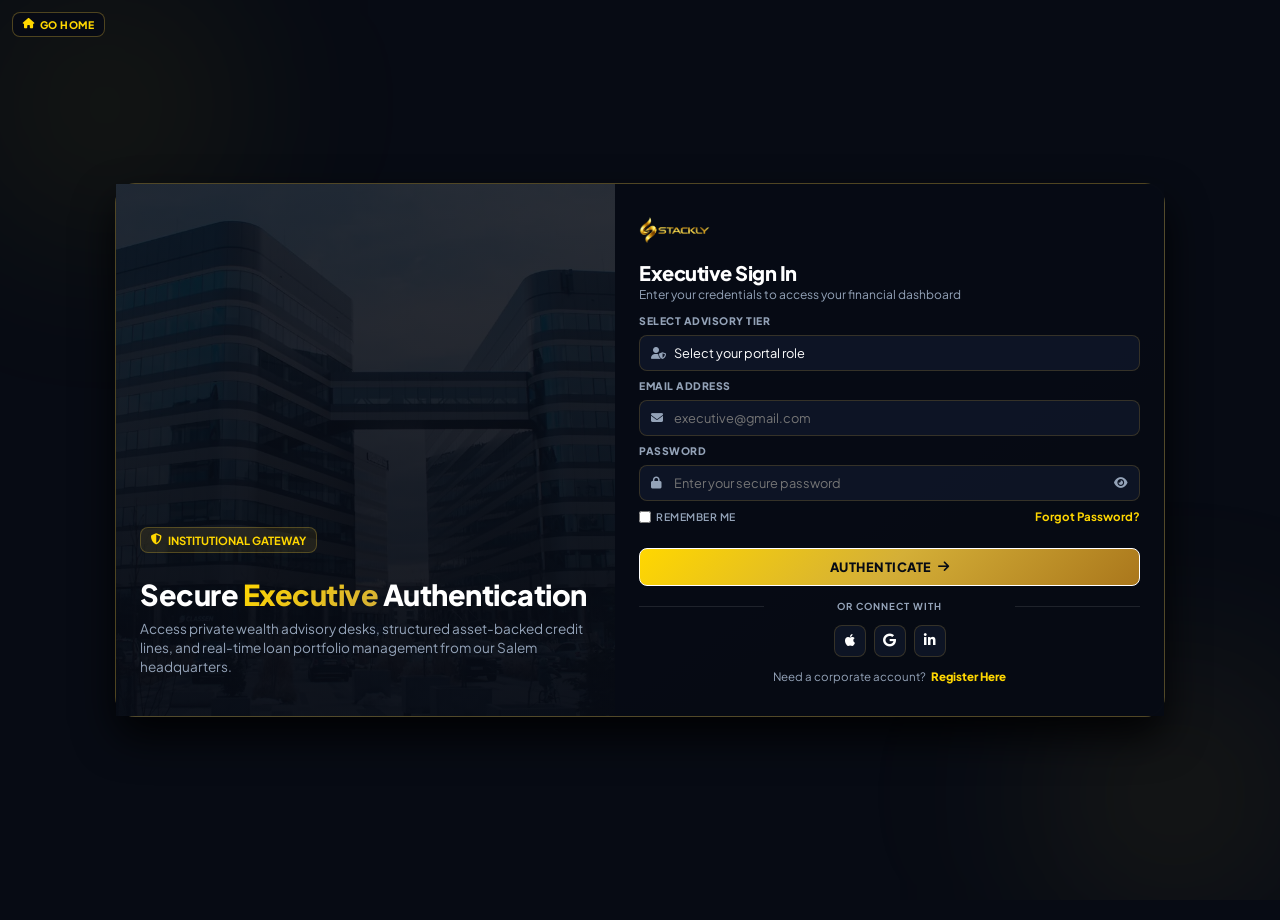
<file: login.html>
<!DOCTYPE html>
<html lang="en">
<head>
    <meta charset="UTF-8">
    <meta name="viewport" content="width=device-width, initial-scale=1.0, maximum-scale=1.0, user-scalable=no">
    <title>Stackly Finance | Secure Executive Authentication Portal</title>
    <!-- Google Fonts: Plus Jakarta Sans -->
    <link href="https://fonts.googleapis.com/css2?family=Plus+Jakarta+Sans:wght@400;500;600;700;800&display=swap" rel="stylesheet">
    <!-- FontAwesome 6 Icons -->
    <link rel="stylesheet" href="https://cdnjs.cloudflare.com/ajax/libs/font-awesome/6.4.0/css/all.min.css">
    
    <style>
        :root {
            --bg-main: #070b14;
            --bg-card: linear-gradient(145deg, rgba(15, 23, 42, 0.95) 0%, rgba(7, 11, 20, 0.98) 100%);
            --border-gold: rgba(212, 175, 55, 0.35);
            --primary-gold: #FFD700;
            --accent-gold: #D4AF37;
            --text-main: #ffffff;
            --text-muted: #94a3b8;
        }

        *, *::before, *::after {
            box-sizing: border-box;
            margin: 0;
            padding: 0;
        }

        html, body {
            width: 100%;
            max-width: 100vw;
            overflow-x: hidden;
            background-color: var(--bg-main);
            color: var(--text-main);
            font-family: 'Plus Jakarta Sans', sans-serif;
        }

        body {
            min-height: 100vh;
            display: flex;
            align-items: center;
            justify-content: center;
            position: relative;
            padding: 12px;
        }

        /* Ambient Cinematic Background Glows */
        .portal-ambient-glow {
            position: absolute;
            width: 250px;
            height: 250px;
            border-radius: 50%;
            filter: blur(100px);
            pointer-events: none;
            z-index: 1;
        }
        .portal-ambient-glow.glow-top {
            top: -20px;
            left: -20px;
            background: rgba(255, 215, 0, 0.08);
        }
        .portal-ambient-glow.glow-bottom {
            bottom: -20px;
            right: -20px;
            background: rgba(212, 175, 55, 0.1);
        }

        /* Floating Home Navigation Button */
        .home-floating-btn {
            position: fixed;
            top: 12px;
            left: 12px;
            background: rgba(7, 11, 20, 0.9);
            border: 1px solid var(--border-gold);
            color: var(--primary-gold);
            padding: 5px 10px;
            border-radius: 8px;
            font-size: 0.65rem;
            font-weight: 800;
            text-transform: uppercase;
            text-decoration: none;
            letter-spacing: 0.5px;
            display: flex;
            align-items: center;
            gap: 4px;
            z-index: 100;
            backdrop-filter: blur(10px);
        }

        /* Split-Screen Portal Wrapper */
        .portal-master-wrapper {
            width: 100%;
            max-width: 1050px;
            background: var(--bg-card);
            border: 1.5px solid var(--border-gold);
            border-radius: 20px;
            display: grid;
            grid-template-columns: 1fr 1.1fr;
            position: relative;
            z-index: 10;
            box-shadow: 0 20px 40px rgba(0, 0, 0, 0.85);
            margin: auto;
        }

        /* Left Side: Cinematic Brand Preview Sidebar */
        .portal-brand-sidebar {
            position: relative;
            background: url('./img\ 11.webp') no-repeat center center;
            background-size: cover;
            padding: 2.5rem 1.5rem;
            display: flex;
            flex-direction: column;
            justify-content: space-between;
        }

        .sidebar-dark-overlay {
            position: absolute;
            inset: 0;
            background: linear-gradient(180deg, rgba(7, 11, 20, 0.85) 0%, rgba(7, 11, 20, 0.95) 100%);
        }

        .sidebar-content-top, .sidebar-content-bottom {
            position: relative;
            z-index: 2;
        }

        .sidebar-headline {
            font-size: 1.8rem;
            font-weight: 800;
            line-height: 1.2;
            letter-spacing: -0.5px;
            margin-top: 1.5rem;
            margin-bottom: 0.5rem;
        }

        .sidebar-headline span {
            background: linear-gradient(135deg, #FFD700 0%, #D4AF37 100%);
            -webkit-background-clip: text;
            -webkit-text-fill-color: transparent;
        }

        .sidebar-desc {
            font-size: 0.85rem;
            color: var(--text-muted);
            line-height: 1.4;
        }

        .sidebar-badge {
            display: inline-flex;
            align-items: center;
            gap: 0.4rem;
            background: rgba(212, 175, 55, 0.1);
            border: 1px solid rgba(212, 175, 55, 0.3);
            padding: 0.3rem 0.6rem;
            border-radius: 8px;
            font-size: 0.7rem;
            font-weight: 700;
            color: var(--primary-gold);
            text-transform: uppercase;
        }

        /* Right Side: Form Container */
        .portal-form-container {
            padding: 2rem 1.5rem;
            background: rgba(7, 11, 20, 0.98);
            display: flex;
            flex-direction: column;
            justify-content: center;
            width: 100%;
            max-width: 100%;
        }

        .auth-view {
            display: none;
            flex-direction: column;
            gap: 0.75rem;
            width: 100%;
        }

        .auth-view.active-view {
            display: flex;
        }

        .form-top-brand {
            margin-bottom: 0px;
        }

        .form-logo-img {
            height: 28px;
            object-fit: contain;
        }

        .form-title-group h2 {
            font-size: 1.25rem;
            font-weight: 800;
            letter-spacing: -0.5px;
            margin-bottom: 0.15rem;
        }

        .form-title-group p {
            font-size: 0.75rem;
            color: var(--text-muted);
        }

        form {
            display: flex;
            flex-direction: column;
            gap: 0.5rem;
            width: 100%;
        }

        label {
            font-size: 0.65rem;
            font-weight: 800;
            color: var(--text-muted);
            text-transform: uppercase;
            letter-spacing: 0.5px;
        }

        .cyber-input-wrapper {
            position: relative;
            display: flex;
            align-items: center;
            width: 100%;
        }

        .cyber-input-wrapper i:not(.toggle-pass) {
            position: absolute;
            left: 12px;
            color: var(--text-muted);
            font-size: 0.75rem;
            pointer-events: none;
        }

        .cyber-input-wrapper input, 
        .cyber-input-wrapper select {
            width: 100%;
            max-width: 100%;
            background: rgba(15, 23, 42, 0.8);
            border: 1.5px solid rgba(212, 175, 55, 0.2);
            border-radius: 8px;
            padding: 9px 10px 9px 34px;
            color: var(--text-main);
            font-family: 'Plus Jakarta Sans', sans-serif;
            font-size: 0.8rem;
            outline: none;
        }

        .cyber-input-wrapper select {
            cursor: pointer;
            appearance: none;
        }

        .cyber-input-wrapper select option {
            background: #070b14;
            color: var(--text-main);
        }

        .cyber-input-wrapper input:focus, 
        .cyber-input-wrapper select:focus {
            border-color: #FFD700;
            background: rgba(15, 23, 42, 1);
        }

        .toggle-pass {
            position: absolute;
            right: 12px;
            color: var(--text-muted);
            cursor: pointer;
            font-size: 0.75rem;
        }

        .form-utilities {
            display: flex;
            justify-content: space-between;
            align-items: center;
            font-size: 0.72rem;
            width: 100%;
        }

        .remember-me {
            display: flex;
            align-items: center;
            gap: 5px;
            color: var(--text-muted);
            cursor: pointer;
            font-weight: 600;
        }

        .remember-me input {
            cursor: pointer;
            accent-color: #FFD700;
            width: 12px;
            height: 12px;
        }

        .forgot-link {
            color: var(--primary-gold);
            text-decoration: none;
            font-weight: 700;
        }

        .error-feedback {
            color: #ff5252;
            font-size: 0.68rem;
            font-weight: 700;
            min-height: 8px;
        }

        .cyber-submit-btn {
            background: linear-gradient(135deg, #FFD700 0%, #D4AF37 50%, #AA771C 100%);
            border: 1px solid #ffffff;
            color: #070b14;
            padding: 10px;
            border-radius: 8px;
            font-family: 'Plus Jakarta Sans', sans-serif;
            font-size: 0.8rem;
            font-weight: 800;
            text-transform: uppercase;
            letter-spacing: 0.5px;
            cursor: pointer;
            display: flex;
            align-items: center;
            justify-content: center;
            gap: 6px;
            width: 100%;
        }

        .social-divider {
            text-align: center;
            font-size: 0.6rem;
            color: var(--text-muted);
            text-transform: uppercase;
            letter-spacing: 1px;
            position: relative;
            font-weight: 700;
            margin: 0.1rem 0;
        }

        .social-divider::before, .social-divider::after {
            content: '';
            position: absolute;
            top: 50%;
            width: 25%;
            height: 1px;
            background: rgba(255, 255, 255, 0.1);
        }

        .social-divider::before { left: 0; }
        .social-divider::after { right: 0; }

        .social-login-icons {
            display: flex;
            justify-content: center;
            gap: 8px;
        }

        .social-btn {
            width: 32px;
            height: 32px;
            border-radius: 8px;
            background: rgba(15, 23, 42, 0.8);
            border: 1.5px solid rgba(212, 175, 55, 0.2);
            color: var(--text-main);
            display: flex;
            align-items: center;
            justify-content: center;
            text-decoration: none;
            font-size: 0.85rem;
        }

        .switch-footer {
            text-align: center;
            font-size: 0.72rem;
            color: var(--text-muted);
            width: 100%;
        }

        .switch-footer span {
            color: #FFD700;
            font-weight: 800;
            cursor: pointer;
            margin-left: 3px;
        }

        /* Mobile Breakpoint Fixes */
        @media (max-width: 900px) {
            body {
                padding: 8px;
            }
            .portal-master-wrapper {
                grid-template-columns: 1fr;
                width: 100%;
                max-width: 100%;
                border-radius: 14px;
                margin-top: 35px;
            }
            .portal-brand-sidebar {
                display: none;
            }
            .portal-form-container {
                padding: 1.25rem 1rem;
                width: 100%;
                max-width: 100%;
            }
        }
    </style>
</head>
<body>

    <!-- Floating Go Home Button -->
    <a href="index.html" class="home-floating-btn">
        <i class="fa-solid fa-house"></i> Go Home
    </a>

    <!-- Ambient Glows -->
    <div class="portal-ambient-glow glow-top"></div>
    <div class="portal-ambient-glow glow-bottom"></div>

    <!-- Master Split-Screen Portal Container -->
    <div class="portal-master-wrapper">
        
        <!-- Left Side: Cinematic Brand Preview Sidebar -->
        <div class="portal-brand-sidebar">
            <div class="sidebar-dark-overlay"></div>
            
            <div class="sidebar-content-top"></div>

            <div class="sidebar-content-bottom">
                <div class="sidebar-badge">
                    <i class="fa-solid fa-shield-halved"></i> Institutional Gateway
                </div>
                <h1 class="sidebar-headline">
                    Secure <span>Executive</span> Authentication
                </h1>
                <p class="sidebar-desc">
                    Access private wealth advisory desks, structured asset-backed credit lines, and real-time loan portfolio management from our Salem headquarters.
                </p>
            </div>
        </div>

        <!-- Right Side: Form Container -->
        <div class="portal-form-container">
            
            <!-- LOGIN VIEW -->
            <div id="loginView" class="auth-view active-view">
                <div class="form-top-brand">
                    <a href="index.html">
                        <img src="./gold.webp" alt="Stackly Logo" class="form-logo-img">
                    </a>
                </div>
                <div class="form-title-group">
                    <h2>Executive Sign In</h2>
                    <p>Enter your credentials to access your financial dashboard</p>
                </div>

                <form id="loginForm">
                    <label>Select Advisory Tier</label>
                    <div class="cyber-input-wrapper">
                        <select id="loginRole" required>
                            <option value="" disabled selected>Select your portal role</option>
                            <option value="admin">Managing Director / Executive Admin</option>
                            <option value="client">Private Wealth / Corporate Client</option>
                        </select>
                        <i class="fa-solid fa-user-shield"></i>
                    </div>

                    <label>Email Address</label>
                    <div class="cyber-input-wrapper">
                        <input type="email" id="loginEmail" placeholder="executive@gmail.com" pattern="[a-zA-Z0-9._%+-]+@gmail\.com$" required>
                        <i class="fa-solid fa-envelope"></i>
                    </div>

                    <label>Password</label>
                    <div class="cyber-input-wrapper">
                        <input type="password" id="loginPassword" class="password-field" placeholder="Enter your secure password" required> 
                        <i class="fa-solid fa-lock"></i>
                        <i class="fa-solid fa-eye toggle-pass"></i>
                    </div>

                    <div class="form-utilities">
                        <label class="remember-me">
                            <input type="checkbox" id="rememberMeCheckbox" required> Remember Me
                        </label>
                        <a href="404.html" class="forgot-link">Forgot Password?</a>
                    </div>

                    <div class="error-feedback" id="loginError"></div>

                    <button type="submit" class="cyber-submit-btn">
                        Authenticate <i class="fa-solid fa-arrow-right"></i>
                    </button>
                </form>

                <div class="social-divider">or connect with</div>
                <div class="social-login-icons">
                    <a href="./404.html" class="social-btn"><i class="fa-brands fa-apple"></i></a>
                    <a href="./404.html" class="social-btn"><i class="fa-brands fa-google"></i></a>
                    <a href="./404.html" class="social-btn"><i class="fa-brands fa-linkedin-in"></i></a>
                </div>

                <div class="switch-footer">
                    Need a corporate account? <span onclick="toggleAuthMode()">Register Here</span>
                </div>
            </div>

            <!-- SIGN UP VIEW -->
            <div id="signupView" class="auth-view">
                <div class="form-top-brand">
                    <a href="index.html">
                        <img src="./gold.webp" alt="Stackly Logo" class="form-logo-img">
                    </a>
                </div>
                <div class="form-title-group">
                    <h2>Register Account Profile</h2>
                    <p>Establish your credentials to access our institutional advisory network</p>
                </div>

                <form id="signupForm">
                    <label>Full Executive Name</label>
                    <div class="cyber-input-wrapper">
                        <input type="text" id="signupFirstName" placeholder="Executive Name" pattern="[A-Za-z\s]+" required>
                        <i class="fa-solid fa-user"></i>
                    </div>

                    <label>Select Advisory Tier</label>
                    <div class="cyber-input-wrapper">
                        <select id="signupRole" required>
                            <option value="" disabled selected>Select account type</option>
                            <option value="admin">Managing Director / Executive Admin</option>
                            <option value="client">Private Wealth / Corporate Client</option>
                        </select>
                        <i class="fa-solid fa-briefcase"></i>
                    </div>

                    <label>Email Address</label>
                    <div class="cyber-input-wrapper">
                        <input type="email" id="signupEmail" placeholder="executive@gmail.com" pattern="[a-zA-Z0-9._%+-]+@gmail\.com$" required>
                        <i class="fa-solid fa-envelope"></i>
                    </div>

                    <label>Password</label>
                    <div class="cyber-input-wrapper">
                        <input type="password" id="signupPassword" class="password-field" placeholder="Min 8 chars, 1 uppercase, 1 symbol" pattern="(?=.*[a-z])(?=.*[A-Z])(?=.*[0-9])(?=.*[!@#$%^&*_=+-]).{8,}" required> 
                        <i class="fa-solid fa-key"></i>
                        <i class="fa-solid fa-eye toggle-pass"></i>
                    </div>

                    <label>Confirm Password</label>
                    <div class="cyber-input-wrapper">
                        <input type="password" id="signupConfirmPassword" class="password-field" placeholder="Confirm secure password" required> 
                        <i class="fa-solid fa-key"></i>
                        <i class="fa-solid fa-eye toggle-pass"></i>
                    </div>

                    <div class="error-feedback" id="signupError"></div>

                    <button type="submit" class="cyber-submit-btn">
                        Create Portal Account <i class="fa-solid fa-user-plus"></i>
                    </button>
                </form>

               <div class="switch-footer">
                    Already registered? <span onclick="toggleAuthMode()">Sign In</span>
                </div>
            </div>

        </div>

    </div>


    <!-- Auth View Switching & Validation Script -->
    <script>
        let isSignup = false;

        function toggleAuthMode() {
            const loginView = document.getElementById('loginView');
            const signupView = document.getElementById('signupView');
            isSignup = !isSignup;

            if (isSignup) {
                loginView.classList.remove('active-view');
                signupView.classList.add('active-view');
            } else {
                signupView.classList.remove('active-view');
                loginView.classList.add('active-view');
            }
        }

        document.querySelectorAll('.toggle-pass').forEach(toggleIcon => {
            toggleIcon.addEventListener('click', function() {
                const inputElement = this.parentElement.querySelector('.password-field');
                if (inputElement.type === 'password') {
                    inputElement.type = 'text';
                    this.classList.replace('fa-eye', 'fa-eye-slash');
                } else {
                    inputElement.type = 'password';
                    this.classList.replace('fa-eye-slash', 'fa-eye');
                }
            });
        });

        document.getElementById('loginForm').addEventListener('submit', function(e) {
            e.preventDefault();
            const errorDiv = document.getElementById('loginError');
            errorDiv.innerText = ""; 
            const userEmail = document.getElementById('loginEmail').value;
            const selectedRole = document.getElementById('loginRole').value;
            const rememberCheckbox = document.getElementById('rememberMeCheckbox');

            if (!rememberCheckbox.checked) {
                errorDiv.innerText = "Validation Error: You must check 'Remember Me' to authenticate.";
                return;
            }

            if (!userEmail.endsWith('@gmail.com')) {
                errorDiv.innerText = "Validation Error: Authentication restricted to valid @gmail.com accounts.";
                return;
            }
            localStorage.setItem('currentUserEmail', userEmail);
            window.location.href = selectedRole === 'admin' ? './admin.html' : 'client.html';
        });

        document.getElementById('signupForm').addEventListener('submit', function(e) {
            e.preventDefault();
            const errorDiv = document.getElementById('signupError');
            errorDiv.innerText = ""; 
            const fullName = document.getElementById('signupFirstName').value;
            const userEmail = document.getElementById('signupEmail').value;
            const password = document.getElementById('signupPassword').value;
            const confirmPassword = document.getElementById('signupConfirmPassword').value;

            if (password !== confirmPassword) {
                errorDiv.innerText = "Validation Error: Passwords do not match.";
                return;
            }

            if (!userEmail.endsWith('@gmail.com')) {
                errorDiv.innerText = "Access Denied: Registrations must map to verified @gmail.com accounts.";
                return;
            }
            localStorage.setItem('currentUser', fullName);
            localStorage.setItem('currentUserEmail', userEmail);
            alert("Account successfully created! Please sign in.");
            toggleAuthMode();
            document.getElementById('signupForm').reset();
        });
    </script>
</body>
</html>
</file>
